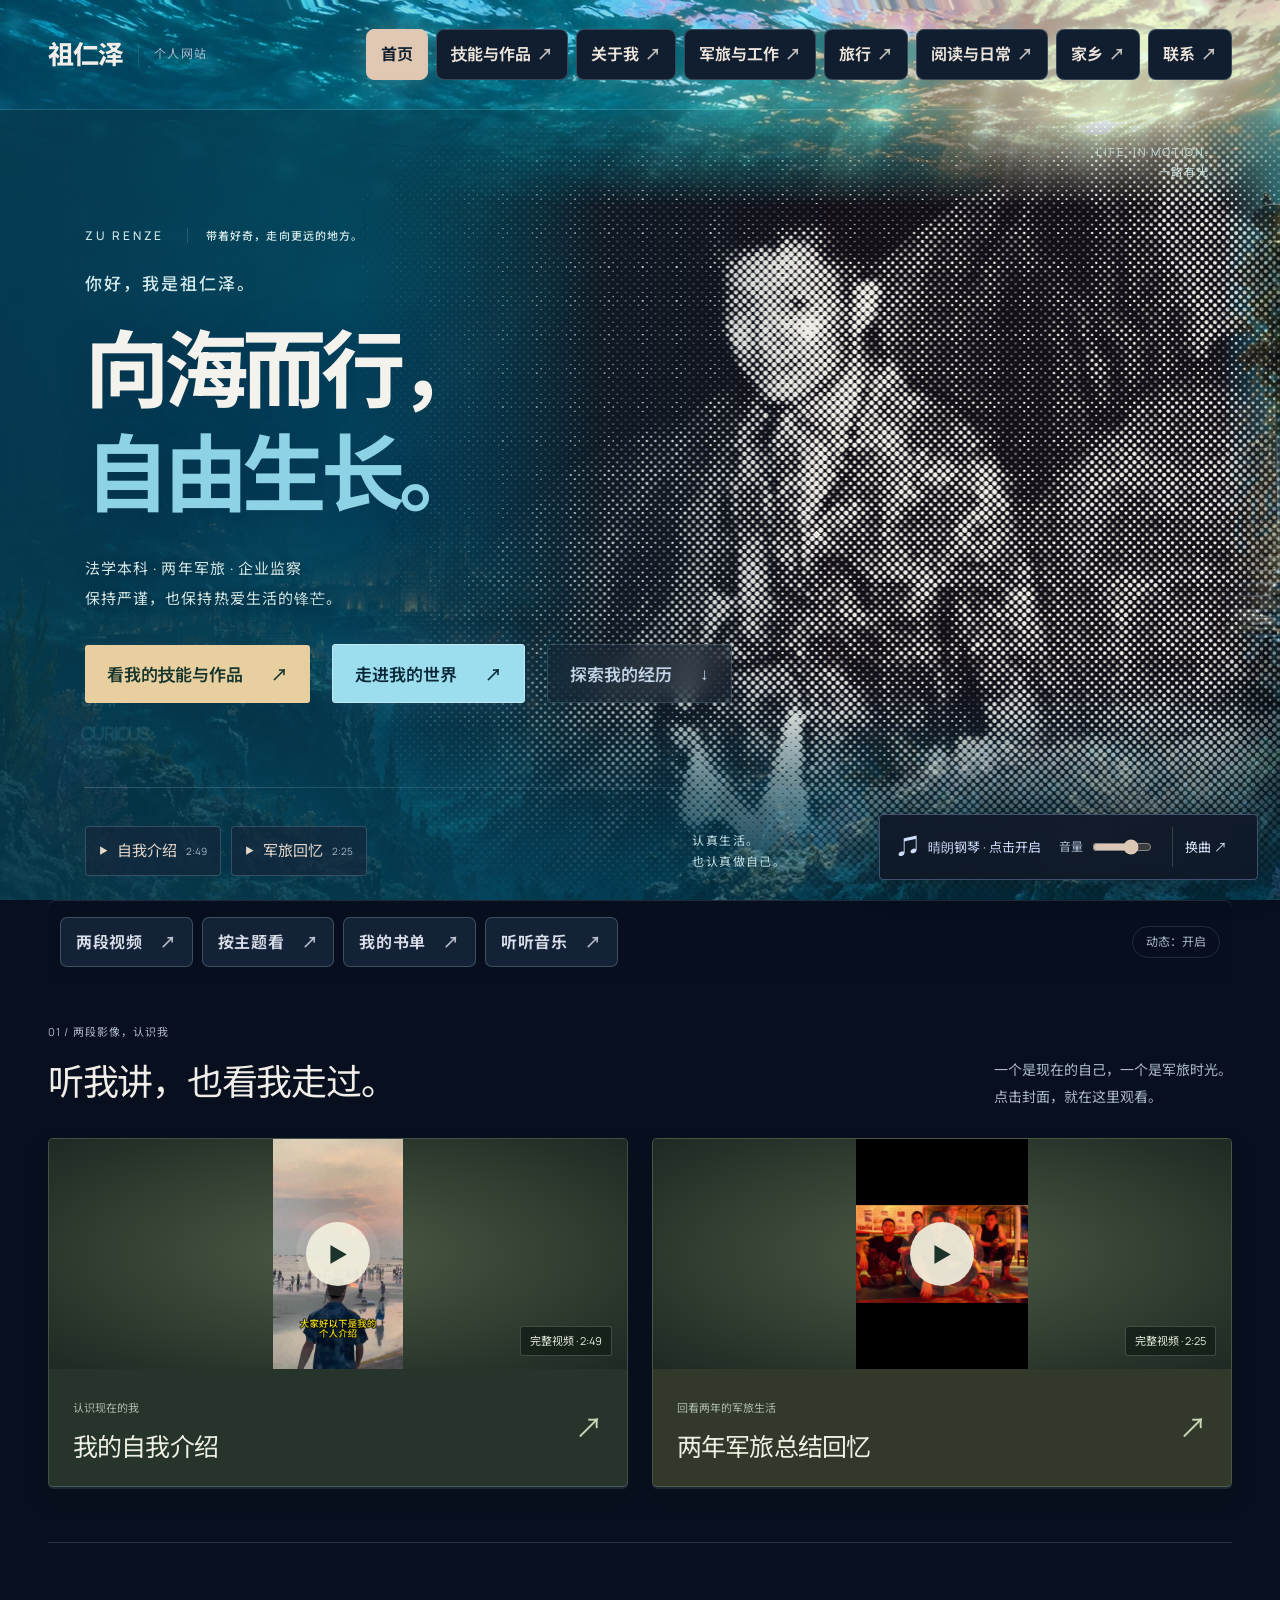
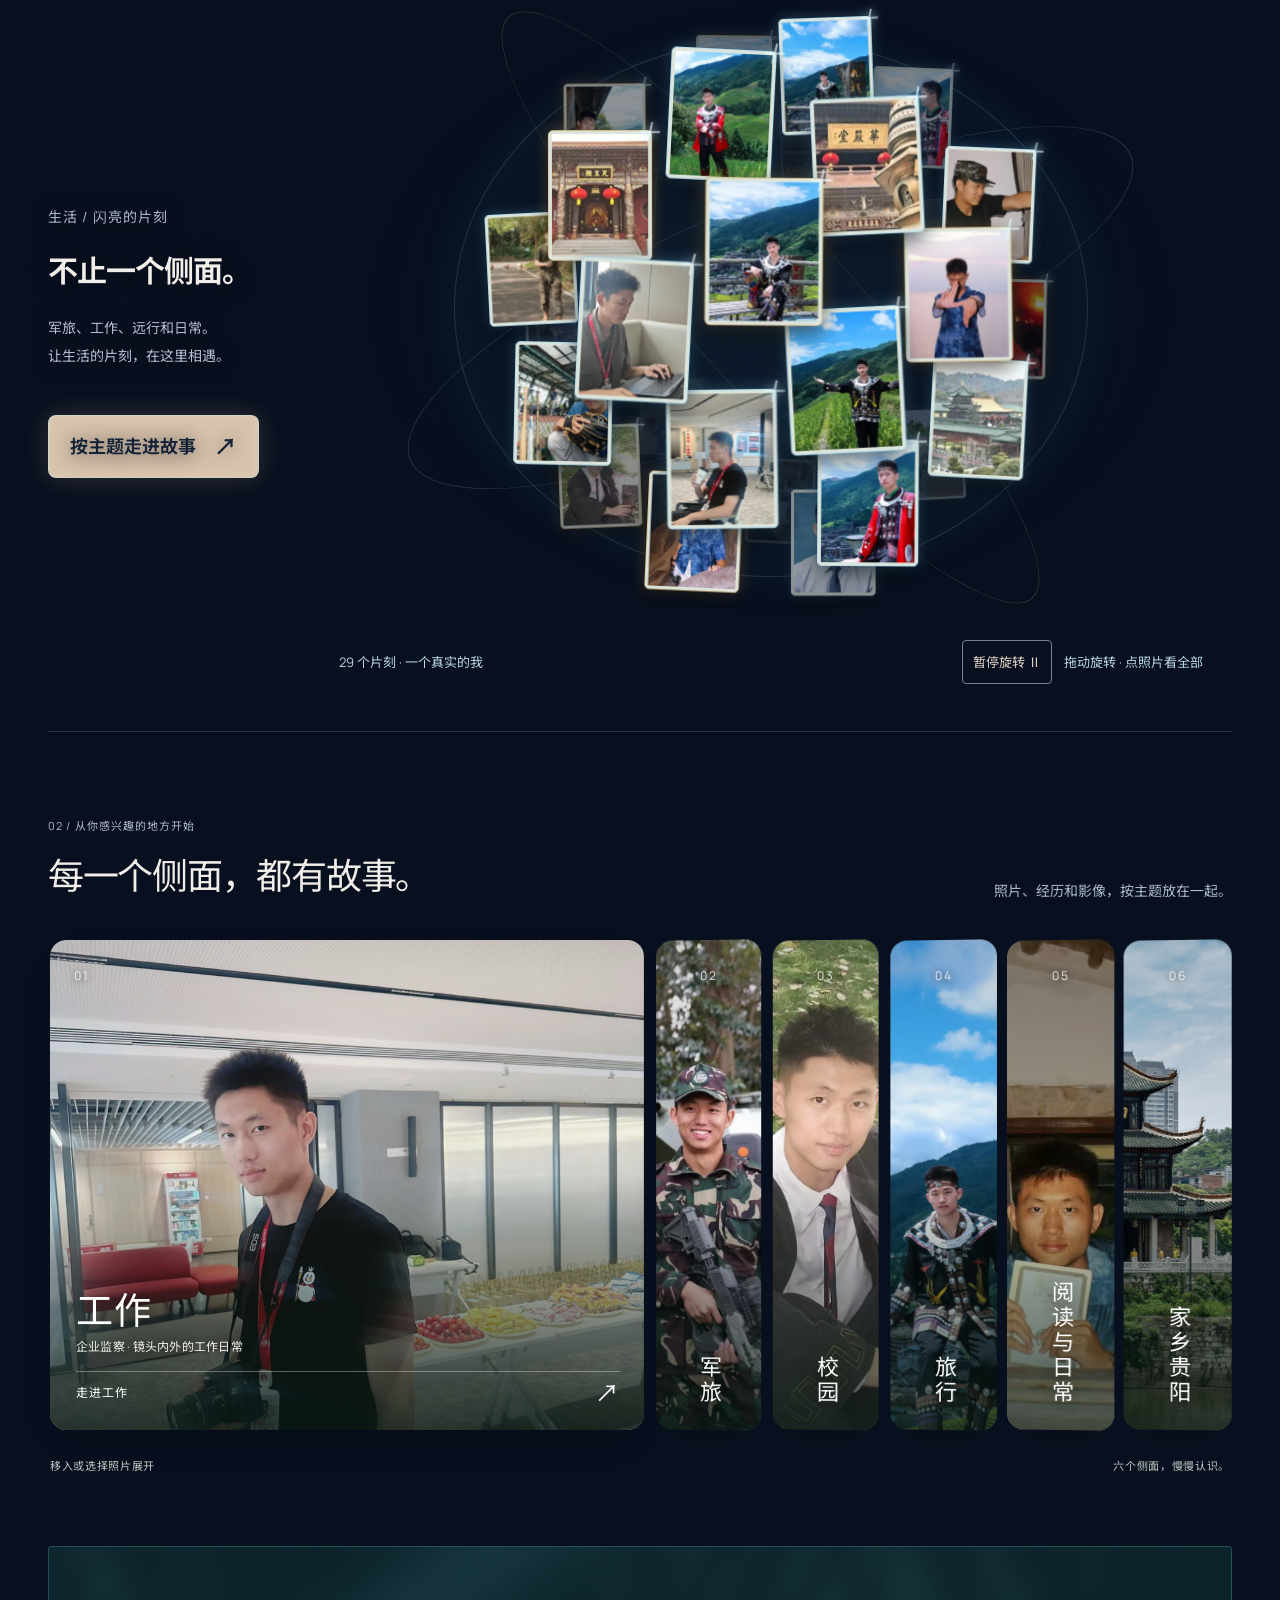
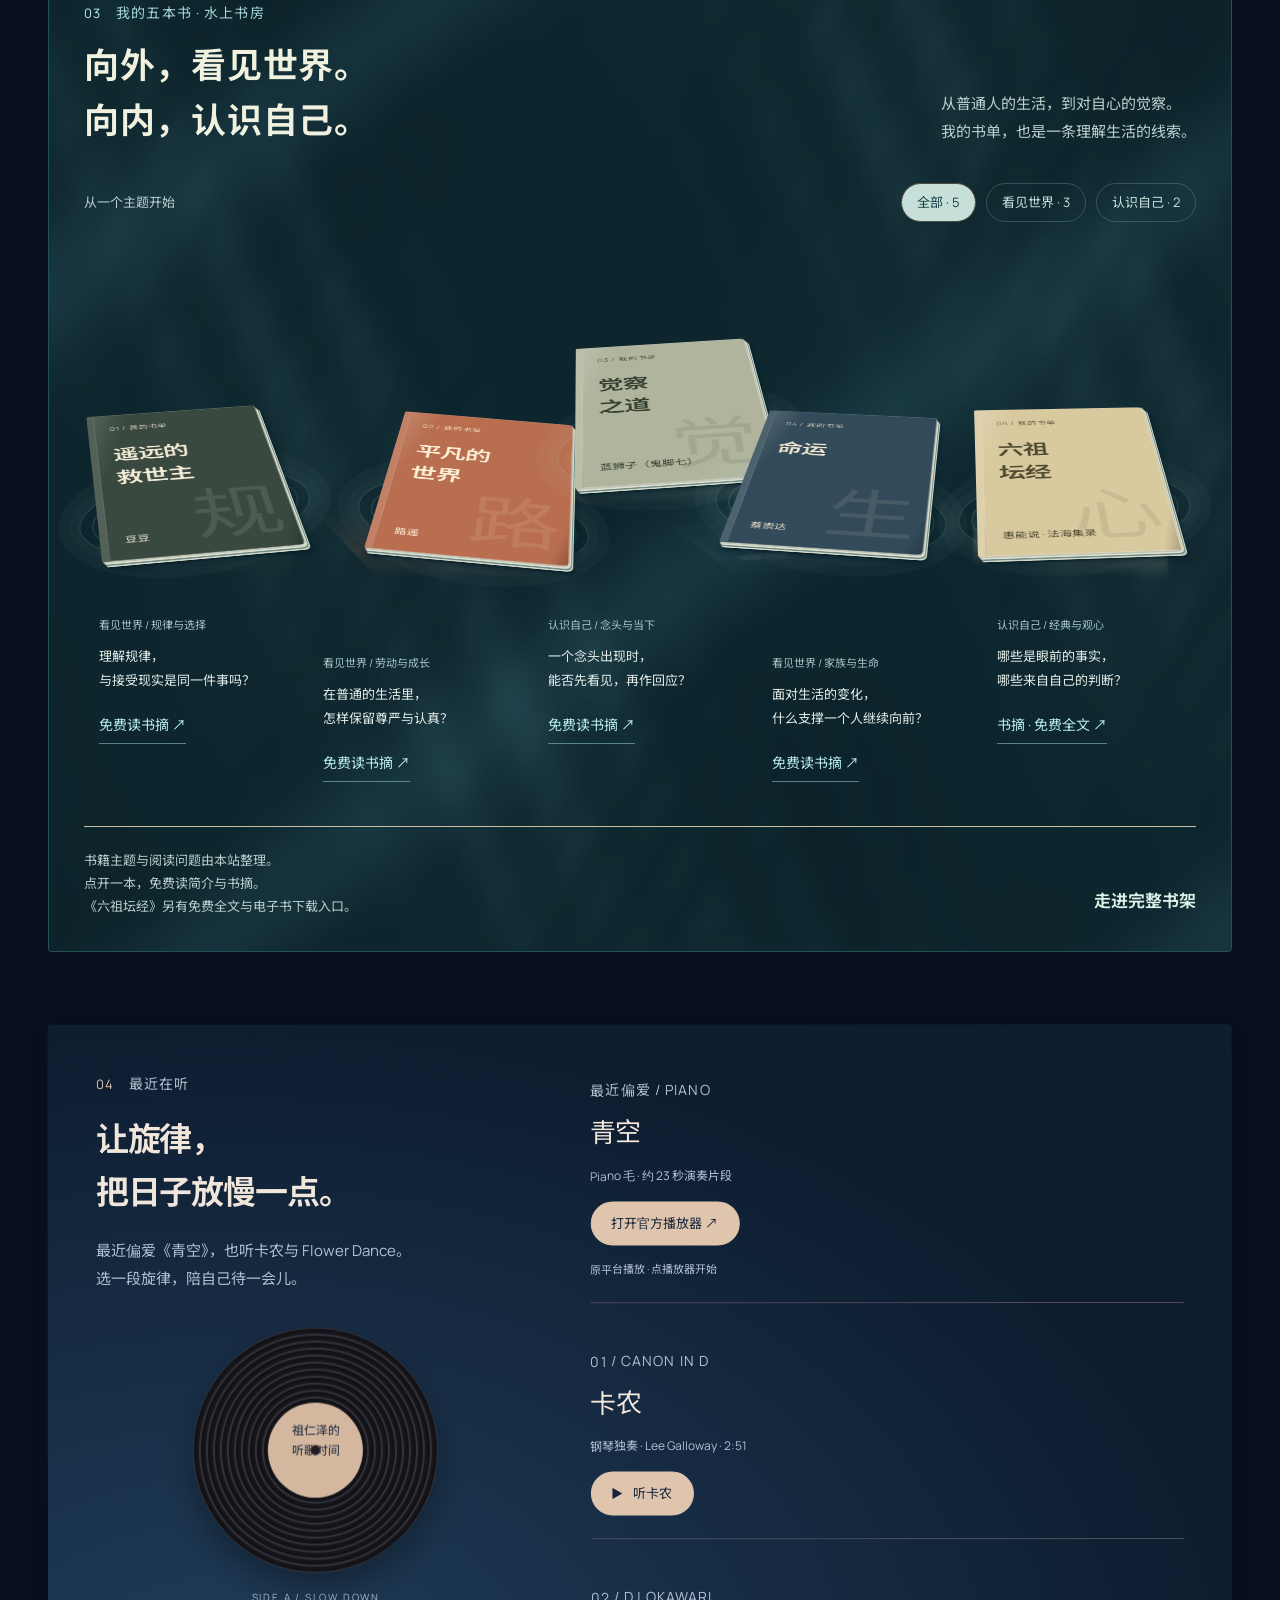
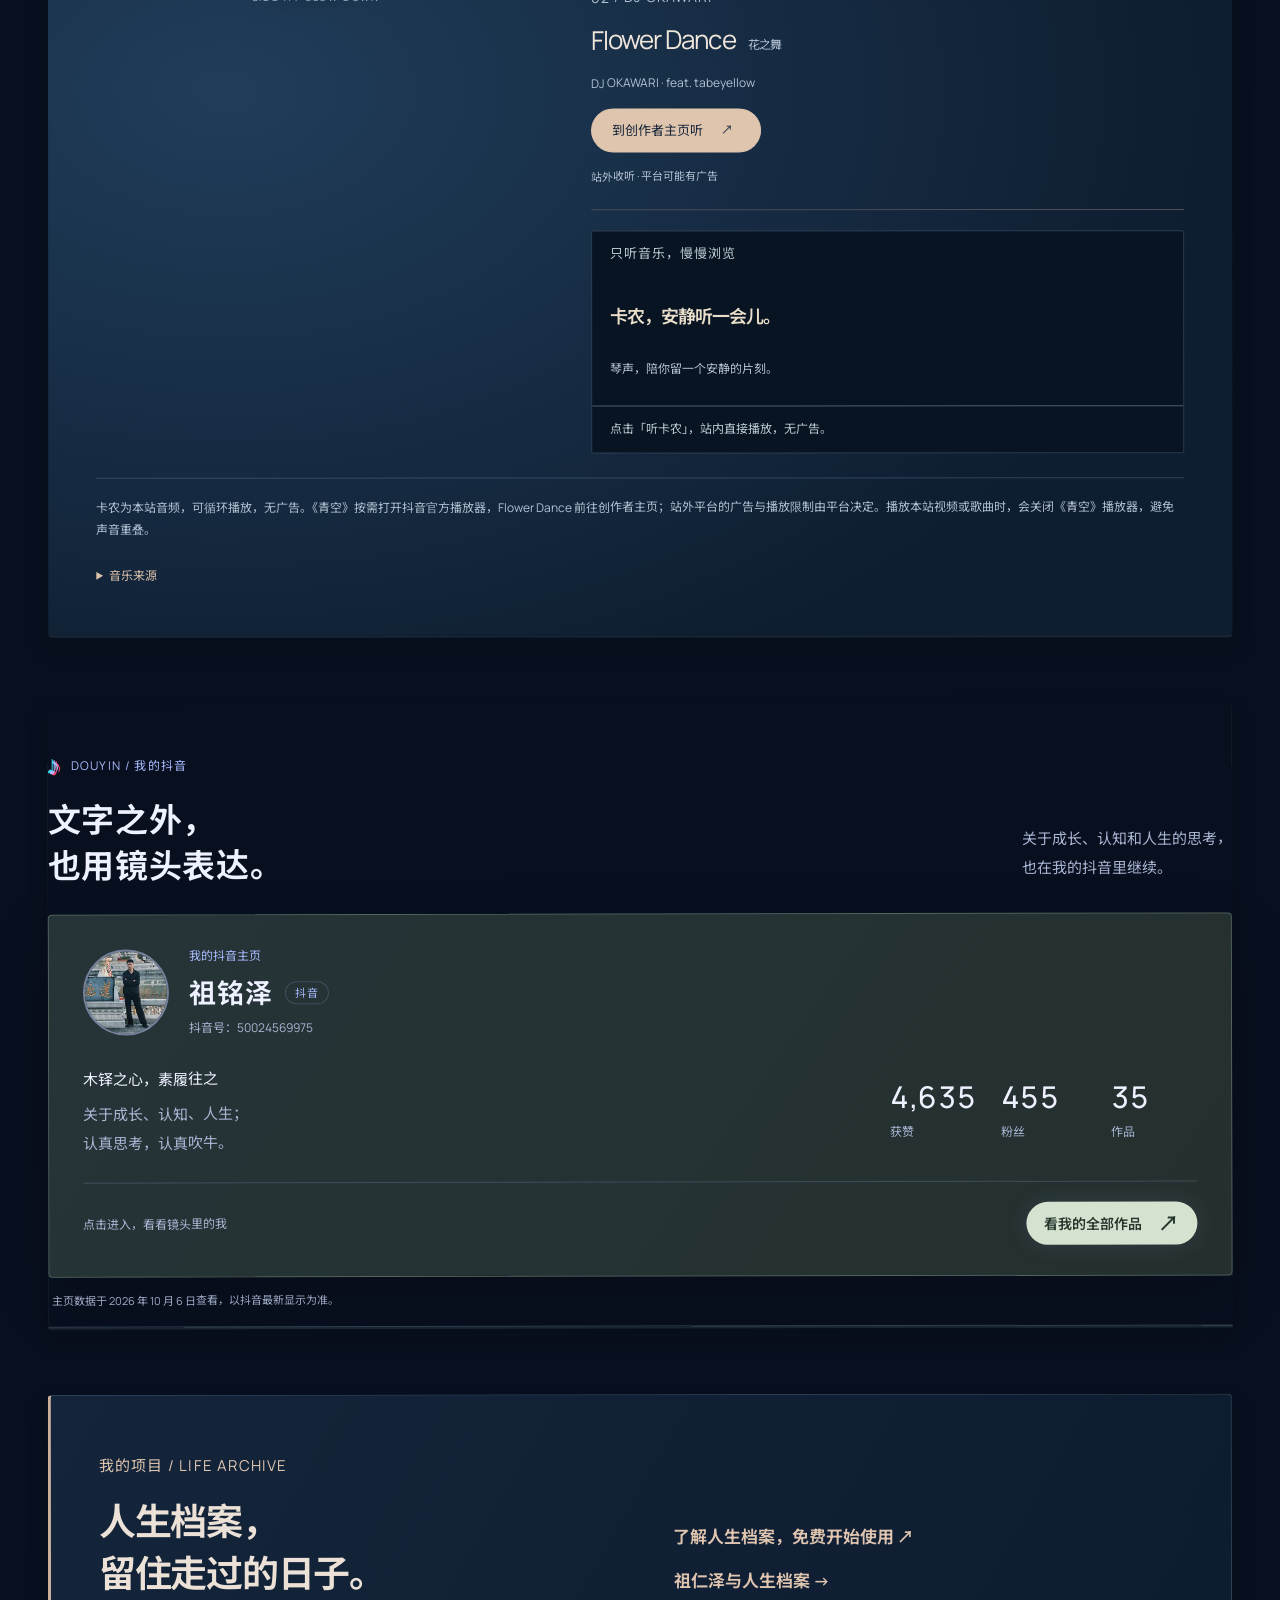
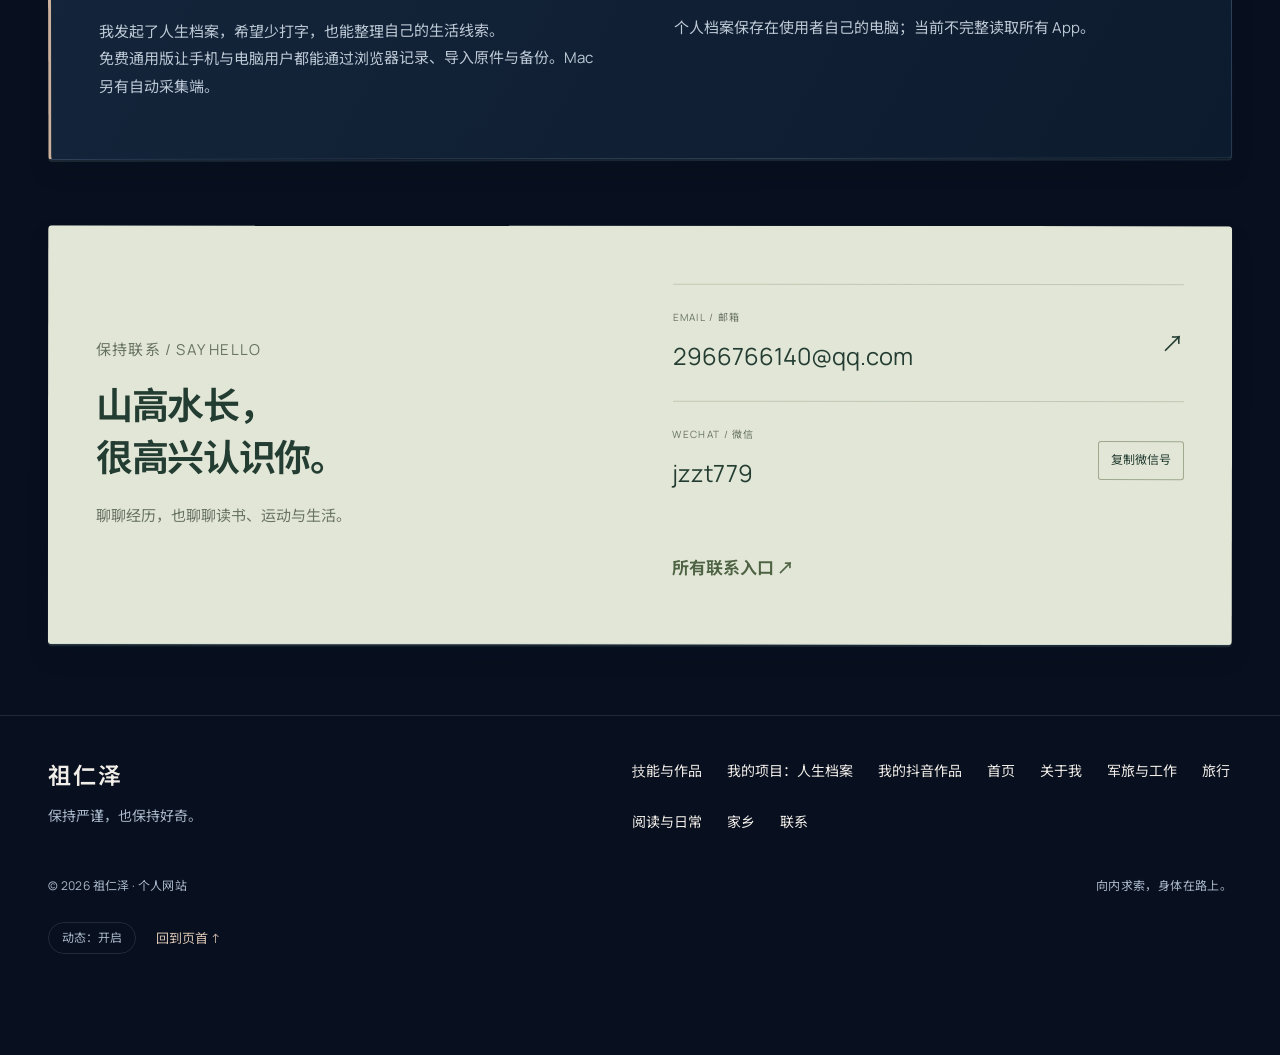
<file: index.html>
<!doctype html>
<html lang="zh-CN"><head><meta charset="UTF-8"><meta name="viewport" content="width=device-width, initial-scale=1"><meta name="description" content="祖仁泽的个人网站，人生档案项目发起人。法律出身，武警退伍，企业监察；读书、跑步、写东西，探索 IP＋AI。了解人生档案 Mac 本地生活记录工具。"><meta name="theme-color" content="#080f1e"><title>祖仁泽个人网站 · 人生档案发起人</title><link rel="stylesheet" href="style.css?v=20261006-portrait-v16"><link rel="stylesheet" href="signature.css?v=20261006-editorial-v15"><link rel="stylesheet" href="intro-video.css?v=20261006-portrait-video-v16"><link rel="stylesheet" href="douyin.css?v=20261006-motion-v18"><link rel="stylesheet" href="motion.css?v=20261006-motion-v18"><link rel="stylesheet" href="editorial.css?v=20261006-stories-v20"><meta name="author" content="祖仁泽"><meta name="robots" content="index,follow,max-image-preview:large"><link rel="canonical" href="https://zurenze1.github.io/zurenze-personal-site/"><meta property="og:type" content="website"><meta property="og:locale" content="zh_CN"><meta property="og:site_name" content="祖仁泽个人网站"><meta property="og:title" content="祖仁泽个人网站 · 人生档案发起人"><meta property="og:description" content="祖仁泽的个人网站，人生档案项目发起人。法律出身，武警退伍，企业监察；读书、跑步、写东西，探索 IP＋AI。了解人生档案 Mac 本地生活记录工具。"><meta property="og:url" content="https://zurenze1.github.io/zurenze-personal-site/"><meta property="og:image" content="https://zurenze1.github.io/zurenze-personal-site/assets/photos/seaside/coastal-rocks.jpg"><meta name="twitter:card" content="summary_large_image"><script type="application/ld+json">{"@context":"https://schema.org","@graph":[{"@type":"Person","@id":"https://zurenze1.github.io/zurenze-personal-site/#person","name":"祖仁泽","url":"https://zurenze1.github.io/zurenze-personal-site/","sameAs":["https://github.com/zurenze1","https://zurenze1.github.io/life-archive/author/"],"subjectOf":{"@type":"SoftwareApplication","@id":"https://zurenze1.github.io/life-archive/#application","name":"人生档案","url":"https://zurenze1.github.io/life-archive/","author":{"@id":"https://zurenze1.github.io/zurenze-personal-site/#person"}}},{"@type":"WebSite","@id":"https://zurenze1.github.io/zurenze-personal-site/#website","name":"祖仁泽个人网站","url":"https://zurenze1.github.io/zurenze-personal-site/","inLanguage":"zh-CN","publisher":{"@id":"https://zurenze1.github.io/zurenze-personal-site/#person"}},{"@type":"WebPage","@id":"https://zurenze1.github.io/zurenze-personal-site/#page","url":"https://zurenze1.github.io/zurenze-personal-site/","name":"祖仁泽个人网站 · 人生档案发起人","description":"祖仁泽的个人网站，人生档案项目发起人。法律出身，武警退伍，企业监察；读书、跑步、写东西，探索 IP＋AI。了解人生档案 Mac 本地生活记录工具。","isPartOf":{"@id":"https://zurenze1.github.io/zurenze-personal-site/#website"},"about":{"@id":"https://zurenze1.github.io/zurenze-personal-site/#person"}}]}</script><link rel="stylesheet" href="interaction.css?v=20261006-entry-v21"><link rel="stylesheet" href="stories.css?v=20261015-photo-privacy"><link rel="stylesheet" href="cinematic.css?v=20261012-v23"><link rel="preload" href="assets/fonts/noto-sans-sc.woff2" as="font" type="font/woff2" crossorigin><link rel="stylesheet" href="modern.css?v=20261013-v27"><link rel="stylesheet" href="portal.css?v=20261013-v30"><link rel="stylesheet" href="poster.css?v=20261013-v28"><link rel="stylesheet" href="immersion.css?v=20261013-v35"><link rel="stylesheet" href="theme-gallery.css?v=20261019-v1"><link rel="stylesheet" href="ocean-home.css?v=20261019-v3"><link rel="preload" href="assets/ocean/sunset-sea-v2.webp" as="image"><link rel="preload" href="assets/ocean/tentacle-v2.webp" as="image"><link rel="stylesheet" href="ocean-entry.css?v=20261019-v4"><link rel="stylesheet" href="portrait-reveal.css?v=20261020-photo-only"><link rel="stylesheet" href="skills.css?v=20261022"></head><body class="index ocean-home" data-poster="tide"><div class="page-atmosphere" aria-hidden="true"><canvas class="ocean-background" aria-hidden="true"></canvas></div><a class="skip-link" href="#main">跳至正文</a><header class="site-header"><a class="wordmark" href="index.html" aria-label="祖仁泽首页"><strong>祖仁泽</strong><small>个人网站</small></a><nav class="header-links" aria-label="主导航"><a href="index.html" aria-current="page">首页<span class="nav-cue" aria-hidden="true">↗</span></a><a href="skills.html">技能与作品<span class="nav-cue" aria-hidden="true">↗</span></a><a href="about.html">关于我<span class="nav-cue" aria-hidden="true">↗</span></a><a href="journey.html">军旅与工作<span class="nav-cue" aria-hidden="true">↗</span></a><a href="travel.html">旅行<span class="nav-cue" aria-hidden="true">↗</span></a><a href="notes.html">阅读与日常<span class="nav-cue" aria-hidden="true">↗</span></a><a href="hometown.html">家乡<span class="nav-cue" aria-hidden="true">↗</span></a><a href="contact.html">联系<span class="nav-cue" aria-hidden="true">↗</span></a></nav><button class="menu-toggle" aria-label="打开导航" aria-expanded="false" aria-controls="navigation">浏览目录 <span aria-hidden="true">↗</span></button></header><nav class="navigation" id="navigation" aria-label="移动端导航" inert><p class="nav-intro">每一段经历，<br>都成为自己的一部分。</p><div class="nav-items"><a href="index.html" aria-current="page"><small>00</small><span>首页</span></a><a href="about.html"><small>01</small><span>关于我</span></a><a href="journey.html"><small>02</small><span>军旅与工作</span></a><a href="travel.html"><small>03</small><span>旅行</span></a><a href="notes.html"><small>04</small><span>阅读与日常</span></a><a href="hometown.html"><small>05</small><span>家乡</span></a><a href="contact.html"><small>06</small><span>联系</span></a></div><p class="nav-bottom">贵阳出发，一路行来。</p></nav><main id="main">
<section class="poster-hero entry-scene" aria-labelledby="hero-heading">
<div class="poster-display-type" aria-hidden="true">STAY<br>CURIOUS.</div><div class="poster-stamp" aria-hidden="true">LIFE, IN MOTION.<br>一路有光</div><figure class="poster-visual" data-portrait-halftone="personal-photo"><img data-halftone-source="portrait" src="assets/photos/seaside/coastal-rocks.jpg" alt="祖仁泽在海边的本人原照，身穿蓝衬衫，身后是岩石" width="1536" height="1024" fetchpriority="high"><figcaption>旅途中的我 / 祖仁泽</figcaption></figure>
<div class="poster-light" aria-hidden="true"></div><div class="poster-grid" aria-hidden="true"></div>
<div class="poster-copy"><p class="poster-kicker">ZU RENZE <span>带着好奇，走向更远的地方。</span></p><p class="poster-name">你好，我是祖仁泽。</p><h1 id="hero-heading" tabindex="-1">向海而行，<br><span>自由生长。</span></h1><p class="poster-description">法学本科 · 两年军旅 · 企业监察<br>保持严谨，也保持热爱生活的锋芒。</p><div class="hero-actions poster-actions"><a class="skills-cta" href="skills.html">看我的技能与作品 <span aria-hidden="true">↗</span></a><a class="poster-primary" href="about.html">走进我的世界 <span aria-hidden="true">↗</span></a><a class="poster-secondary" href="#my-route">探索我的经历 <span aria-hidden="true">↓</span></a></div></div>
<div class="poster-bottom"><div class="hero-film-links" aria-label="直接观看两段视频"><a href="about.html#self-intro" data-film="introduction"><span aria-hidden="true">▶</span> 自我介绍 <small>2:49</small></a><a href="journey.html#military-film" data-film="military"><span aria-hidden="true">▶</span> 军旅回忆 <small>2:25</small></a></div><p>认真生活。<br>也认真做自己。</p><a class="poster-scroll" href="#films" aria-label="向下看我的两段视频">向下探索 <span aria-hidden="true">↓</span></a></div>
</section><div class="hero-footnote"><nav class="chapter-jumps" aria-label="首页章节"><a href="#films">两段视频<span class="nav-cue" aria-hidden="true">↗</span></a><a href="#my-route">按主题看<span class="nav-cue" aria-hidden="true">↗</span></a><a href="#my-books">我的书单<span class="nav-cue" aria-hidden="true">↗</span></a><a href="#music">听听音乐<span class="nav-cue" aria-hidden="true">↗</span></a></nav><button class="motion-switch" type="button" aria-pressed="true">动态：开启</button><button class="ocean-replay" type="button" data-ocean-entry-replay>重看掀海入场 ↺</button></div><section class="home-films" id="films" data-water-scene="6" aria-labelledby="films-title"><div class="chapter-heading"><div><p class="section-label">01 / 两段影像，认识我</p><h2 id="films-title">听我讲，也看我走过。</h2></div><p>一个是现在的自己，一个是军旅时光。<br>点击封面，就在这里观看。</p></div><div class="film-pair"><a class="film-card film-introduction" href="about.html#self-intro" data-film="introduction"><div class="film-poster"><img src="assets/video/ip-course-introduction-poster.jpg" alt="我的自我介绍视频封面" width="720" height="960" loading="lazy"><span class="film-play" aria-hidden="true">▶</span><span class="film-duration">完整视频 · 2:49</span></div><div class="film-caption"><div><small>认识现在的我</small><h3>我的自我介绍</h3></div><span aria-hidden="true">↗</span></div></a><a class="film-card film-military" href="journey.html#military-film" data-film="military"><div class="film-poster"><img src="assets/photos/military/military-moments-poster.jpg" alt="两年军旅总结回忆视频封面" width="720" height="960" loading="lazy"><span class="film-play" aria-hidden="true">▶</span><span class="film-duration">完整视频 · 2:25</span></div><div class="film-caption"><div><small>回看两年的军旅生活</small><h3>两年军旅总结回忆</h3></div><span aria-hidden="true">↗</span></div></a></div></section><section class="orbit-section" aria-labelledby="orbit-title"><div class="orbit-intro"><p class="section-label">生活 / 闪亮的片刻</p><h2 id="orbit-title">不止一个侧面。</h2><p>军旅、工作、远行和日常。<br>让生活的片刻，在这里相遇。</p><a class="glow-link" href="#my-route">按主题走进故事 <span aria-hidden="true">↗</span></a></div><div class="memory-orbit" id="first-impressions"><div class="orbit-aura" aria-hidden="true"></div><div class="photo-sphere" aria-label="我的生活照片球，旋转浏览29个片刻，点击放大"><button class="sphere-photo" type="button" data-photo-src="assets/profile-formal.jpg" data-destination="about.html" data-category="关于我" aria-label="查看照片：祖仁泽的正式肖像，白衬衫与蓝色领带"><img src="assets/orbit/profile-formal.webp" alt="祖仁泽的正式肖像，白衬衫与蓝色领带" width="120" height="145" decoding="async" draggable="false"></button><button class="sphere-photo" type="button" data-photo-src="assets/photos/seaside/coastal-rocks.jpg" data-destination="travel.html#seaside-stories" data-category="外出旅行" aria-label="查看照片：海边的我 · 带着相机去看看世界"><img src="assets/orbit/coastal-rocks.webp" alt="海边的我 · 带着相机去看看世界" width="120" height="145" decoding="async" draggable="false"></button><button class="sphere-photo" type="button" data-photo-src="assets/photos/military/uniform.jpg" data-destination="journey.html#journey-military" data-category="两年军旅" aria-label="查看照片：军旅留影 · 那时的自己"><img src="assets/orbit/uniform.webp" alt="军旅留影 · 那时的自己" width="120" height="145" decoding="async" draggable="false"></button><button class="sphere-photo" type="button" data-photo-src="assets/photos/travel/travel-red.jpg" data-destination="travel.html#travel-stories" data-category="外出旅行" aria-label="查看照片：外出旅行 · 民族服装体验"><img src="assets/orbit/travel-red.webp" alt="外出旅行 · 民族服装体验" width="120" height="145" decoding="async" draggable="false"></button><button class="sphere-photo" type="button" data-photo-src="assets/photos/graduation/graduation.jpg" data-destination="journey.html#journey-law" data-category="校园时光" aria-label="查看照片：完成学业，留下一张毕业照。"><img src="assets/orbit/graduation.webp" alt="完成学业，留下一张毕业照。" width="120" height="145" decoding="async" draggable="false"></button><button class="sphere-photo" type="button" data-photo-src="assets/photos/military/comrades.jpg" data-destination="journey.html#journey-military" data-category="两年军旅" aria-label="查看照片：军旅时期，与战友一起留下的合影。"><img src="assets/orbit/comrades.webp" alt="军旅时期，与战友一起留下的合影。" width="120" height="145" decoding="async" draggable="false"></button><button class="sphere-photo" type="button" data-photo-src="assets/photos/work/coffee-break.jpg" data-destination="journey.html#journey-work" data-category="工作日常" aria-label="查看照片：工作之间，喝杯咖啡的片刻。"><img src="assets/orbit/coffee-break.webp" alt="工作之间，喝杯咖啡的片刻。" width="120" height="145" decoding="async" draggable="false"></button><button class="sphere-photo" type="button" data-photo-src="assets/work-event.jpg" data-destination="journey.html#journey-work" data-category="工作日常" aria-label="查看照片：活动现场，镜头也是表达的开始。"><img src="assets/orbit/work-event.webp" alt="活动现场，镜头也是表达的开始。" width="120" height="145" decoding="async" draggable="false"></button><button class="sphere-photo" type="button" data-photo-src="assets/photos/temple/temple-panorama.jpg" data-destination="notes.html#quiet" data-category="文化与独处" aria-label="查看照片：寺院与庭院 · 看建筑，也让脚步慢下来。"><img src="assets/orbit/temple-panorama.webp" alt="寺院与庭院 · 看建筑，也让脚步慢下来。" width="120" height="145" decoding="async" draggable="false"></button><button class="sphere-photo" type="button" data-photo-src="assets/baseball.jpg" data-destination="journey.html#journey-law" data-category="校园时光" aria-label="查看照片：大学棒球队 · 球场上的一份热爱。"><img src="assets/orbit/baseball.webp" alt="大学棒球队 · 球场上的一份热爱。" width="120" height="145" decoding="async" draggable="false"></button><button class="sphere-photo" type="button" data-photo-src="assets/photos/seaside/shoreline.jpg" data-destination="travel.html#seaside-stories" data-category="外出旅行" aria-label="查看照片：沿着海边走 · 脚边是浪，眼前是海。"><img src="assets/orbit/shoreline.webp" alt="沿着海边走 · 脚边是浪，眼前是海。" width="120" height="145" decoding="async" draggable="false"></button><button class="sphere-photo" type="button" data-photo-src="assets/photos/travel/travel-fields.jpg" data-destination="travel.html#travel-stories" data-category="外出旅行" aria-label="查看照片：外出旅行 / 民族服装体验。"><img src="assets/orbit/travel-fields.webp" alt="外出旅行 / 民族服装体验。" width="120" height="145" decoding="async" draggable="false"></button><button class="sphere-photo" type="button" data-photo-src="assets/military.jpg" data-destination="journey.html#journey-military" data-category="两年军旅" aria-label="查看照片：祖仁泽在军旅时期的记录"><img src="assets/orbit/military.webp" alt="祖仁泽在军旅时期的记录" width="120" height="145" decoding="async" draggable="false"></button><button class="sphere-photo" type="button" data-photo-src="assets/fire-rescue.jpg" data-destination="journey.html#journey-military" data-category="两年军旅" aria-label="查看照片：2022 年重庆山火扑救现场记录"><img src="assets/orbit/fire-rescue.webp" alt="2022 年重庆山火扑救现场记录" width="120" height="145" decoding="async" draggable="false"></button><button class="sphere-photo" type="button" data-photo-src="assets/work.jpg" data-destination="journey.html#journey-work" data-category="工作日常" aria-label="查看照片：祖仁泽的工作日常"><img src="assets/orbit/work.webp" alt="祖仁泽的工作日常" width="120" height="145" decoding="async" draggable="false"></button><button class="sphere-photo" type="button" data-photo-src="assets/temple.jpg" data-destination="notes.html#quiet" data-category="文化与独处" aria-label="查看照片：祖仁泽在寺院小住时的照片"><img src="assets/orbit/temple.webp" alt="祖仁泽在寺院小住时的照片" width="120" height="145" decoding="async" draggable="false"></button><button class="sphere-photo" type="button" data-photo-src="assets/seaside-moment.jpg" data-destination="travel.html#seaside-stories" data-category="外出旅行" aria-label="查看照片：祖仁泽穿蓝色衬衫站在海边，天空呈柔和的晚霞色"><img src="assets/orbit/seaside-moment.webp" alt="祖仁泽穿蓝色衬衫站在海边，天空呈柔和的晚霞色" width="120" height="145" decoding="async" draggable="false"></button><button class="sphere-photo" type="button" data-photo-src="assets/running.jpg" data-destination="notes.html#moments" data-category="运动日常" aria-label="查看照片：祖仁泽穿着绿色上衣，在户外跑步"><img src="assets/orbit/running.webp" alt="祖仁泽穿着绿色上衣，在户外跑步" width="120" height="145" decoding="async" draggable="false"></button><button class="sphere-photo" type="button" data-photo-src="assets/sunset.jpg" data-destination="travel.html#seaside-stories" data-category="外出旅行" aria-label="查看照片：祖仁泽站在海边，望向夕阳"><img src="assets/orbit/sunset.webp" alt="祖仁泽站在海边，望向夕阳" width="120" height="145" decoding="async" draggable="false"></button><button class="sphere-photo" type="button" data-photo-src="assets/mountain-journey.jpg?v=privacy-20261015" data-destination="travel.html#travel-stories" data-category="外出旅行" aria-label="查看照片：祖仁泽在一次外出旅行中体验民族服装，身后有山林、村落与梯田"><img src="assets/orbit/mountain-journey.webp" alt="祖仁泽在一次外出旅行中体验民族服装，身后有山林、村落与梯田" width="120" height="145" decoding="async" draggable="false"></button><button class="sphere-photo" type="button" data-photo-src="assets/reading-moment.jpg" data-destination="notes.html#memory-reading" data-category="阅读与生活" aria-label="查看照片：祖仁泽坐在桌前，手里拿着一本书"><img src="assets/orbit/reading-moment.jpg" alt="祖仁泽坐在桌前，手里拿着一本书" width="120" height="145" decoding="async" draggable="false"></button><button class="sphere-photo" type="button" data-photo-src="assets/photos/military/off-duty.jpg" data-destination="journey.html#journey-military" data-category="两年军旅" aria-label="查看照片：戴着迷彩帽、穿黑色上衣的军旅日常留影"><img src="assets/orbit/off-duty.webp" alt="戴着迷彩帽、穿黑色上衣的军旅日常留影" width="120" height="145" decoding="async" draggable="false"></button><button class="sphere-photo" type="button" data-photo-src="assets/photos/temple/temple-hall.jpg" data-destination="notes.html#quiet" data-category="文化与独处" aria-label="查看照片：寺院天王殿前的石阶、雕花梁柱、红灯笼与石象"><img src="assets/orbit/temple-hall.webp" alt="寺院天王殿前的石阶、雕花梁柱、红灯笼与石象" width="120" height="145" decoding="async" draggable="false"></button><button class="sphere-photo" type="button" data-photo-src="assets/photos/temple/temple-garden.jpg" data-destination="notes.html#quiet" data-category="文化与独处" aria-label="查看照片：寺院庭院里的水池、雕像、花树与远处的山"><img src="assets/orbit/temple-garden.webp" alt="寺院庭院里的水池、雕像、花树与远处的山" width="120" height="145" decoding="async" draggable="false"></button><button class="sphere-photo" type="button" data-photo-src="assets/photos/temple/temple-details.jpg" data-destination="notes.html#quiet" data-category="文化与独处" aria-label="查看照片：华严堂前的雕花建筑与塔的细节"><img src="assets/orbit/temple-details.webp" alt="华严堂前的雕花建筑与塔的细节" width="120" height="145" decoding="async" draggable="false"></button><button class="sphere-photo" type="button" data-photo-src="assets/photos/travel/travel-balcony.jpg" data-destination="travel.html#travel-stories" data-category="外出旅行" aria-label="查看照片：外出旅行体验民族服装，坐在木质栏杆旁，身后是山林与村落"><img src="assets/orbit/travel-balcony.webp" alt="外出旅行体验民族服装，坐在木质栏杆旁，身后是山林与村落" width="120" height="145" decoding="async" draggable="false"></button><button class="sphere-photo" type="button" data-photo-src="assets/photos/travel/travel-looking-out.jpg" data-destination="travel.html#travel-stories" data-category="外出旅行" aria-label="查看照片：外出旅行体验红色民族服装，侧身望向远处的山林"><img src="assets/orbit/travel-looking-out.webp" alt="外出旅行体验红色民族服装，侧身望向远处的山林" width="120" height="145" decoding="async" draggable="false"></button><button class="sphere-photo" type="button" data-photo-src="assets/photos/travel/travel-landscape.jpg" data-destination="travel.html#travel-stories" data-category="外出旅行" aria-label="查看照片：外出旅行体验红色民族服装，抱臂站在梯田前"><img src="assets/orbit/travel-landscape.webp" alt="外出旅行体验红色民族服装，抱臂站在梯田前" width="120" height="145" decoding="async" draggable="false"></button><button class="sphere-photo" type="button" data-photo-src="assets/photos/travel/travel-overlook.jpg" data-destination="travel.html#travel-stories" data-category="外出旅行" aria-label="查看照片：外出旅行体验黑色民族服装，身后是梯田和木质建筑群"><img src="assets/orbit/travel-overlook.webp" alt="外出旅行体验黑色民族服装，身后是梯田和木质建筑群" width="120" height="145" decoding="async" draggable="false"></button><button class="sphere-photo" type="button" data-photo-src="assets/photos/travel/travel-viewpoint.jpg" data-destination="travel.html#travel-stories" data-category="外出旅行" aria-label="查看照片：外出旅行体验黑色民族服装，站在木质观景标牌旁"><img src="assets/orbit/travel-viewpoint.webp" alt="外出旅行体验黑色民族服装，站在木质观景标牌旁" width="120" height="145" decoding="async" draggable="false"></button></div><div class="sphere-caption"><span class="orbit-status">29 个片刻 · 一个真实的我</span><div><button type="button" class="sphere-toggle" aria-pressed="false">暂停旋转 Ⅱ</button><span>拖动旋转 · 点照片看全部</span></div></div></div></section><section class="chapter-directory" id="my-route" data-water-scene="2"><div class="chapter-heading"><div><p class="section-label">02 / 从你感兴趣的地方开始</p><h2>每一个侧面，都有故事。</h2></div><p>照片、经历和影像，按主题放在一起。</p></div><div class="theme-gallery" role="group" aria-label="按主题认识我">
<article class="theme-panel is-active" data-theme="work" style="--photo-focus:29% 35%">
  <div class="theme-image"><img src="assets/work-event.jpg" alt="祖仁泽带着相机参加工作活动" loading="lazy" decoding="async" width="960" height="1280"></div>
  <button class="theme-trigger" type="button" aria-expanded="true" aria-controls="theme-detail-work" aria-label="展开工作"><span class="theme-number" aria-hidden="true">01</span><span class="theme-title">工作</span></button>
  <div class="theme-detail" id="theme-detail-work"><p>企业监察 · 镜头内外的工作日常</p><a href="journey.html#journey-work" aria-label="走进工作">走进工作<span aria-hidden="true">↗</span></a></div>
</article>
<article class="theme-panel" data-theme="military" style="--photo-focus:71% 45%">
  <div class="theme-image"><img src="assets/photos/military/uniform.jpg" alt="军旅时期身穿迷彩服的祖仁泽" loading="lazy" decoding="async" width="1957" height="1280"></div>
  <button class="theme-trigger" type="button" aria-expanded="false" aria-controls="theme-detail-military" aria-label="展开军旅"><span class="theme-number" aria-hidden="true">02</span><span class="theme-title">军旅</span></button>
  <div class="theme-detail" id="theme-detail-military"><p>两年军旅 · 那时的自己</p><a href="journey.html#journey-military" aria-label="走进军旅">走进军旅<span aria-hidden="true">↗</span></a></div>
</article>
<article class="theme-panel" data-theme="campus" style="--photo-focus:47% 40%">
  <div class="theme-image"><img src="assets/photos/graduation/graduation.jpg" alt="祖仁泽在校园留下的毕业照" loading="lazy" decoding="async" width="1920" height="1280"></div>
  <button class="theme-trigger" type="button" aria-expanded="false" aria-controls="theme-detail-campus" aria-label="展开校园"><span class="theme-number" aria-hidden="true">03</span><span class="theme-title">校园</span></button>
  <div class="theme-detail" id="theme-detail-campus"><p>法学与棒球 · 从校园重新出发</p><a href="journey.html#journey-law" aria-label="走进校园">走进校园<span aria-hidden="true">↗</span></a></div>
</article>
<article class="theme-panel" data-theme="travel" style="--photo-focus:48% 48%">
  <div class="theme-image"><img src="assets/photos/travel/travel-viewpoint.jpg" alt="祖仁泽旅行途中在山林观景台留影" loading="lazy" decoding="async" width="1920" height="1280"></div>
  <button class="theme-trigger" type="button" aria-expanded="false" aria-controls="theme-detail-travel" aria-label="展开旅行"><span class="theme-number" aria-hidden="true">04</span><span class="theme-title">旅行</span></button>
  <div class="theme-detail" id="theme-detail-travel"><p>海边、山林 · 带着好奇心在路上</p><a href="travel.html#travel-stories" aria-label="走进旅行">走进旅行<span aria-hidden="true">↗</span></a></div>
</article>
<article class="theme-panel" data-theme="reading" style="--photo-focus:63% 41%">
  <div class="theme-image"><img src="assets/reading-moment.jpg" alt="祖仁泽坐在桌前手拿一本书的阅读日常" loading="lazy" decoding="async" width="1440" height="960"></div>
  <button class="theme-trigger" type="button" aria-expanded="false" aria-controls="theme-detail-reading" aria-label="展开阅读与日常"><span class="theme-number" aria-hidden="true">05</span><span class="theme-title">阅读与日常</span></button>
  <div class="theme-detail" id="theme-detail-reading"><p>读书、听琴 · 让脚步慢下来</p><a href="notes.html" aria-label="走进阅读与日常">走进阅读与日常<span aria-hidden="true">↗</span></a></div>
</article>
<article class="theme-panel" data-theme="hometown" style="--photo-focus:50% 45%">
  <div class="theme-image"><img src="assets/hometown/jiaxiu.jpg" alt="家乡贵阳南明河畔的甲秀楼" loading="lazy" decoding="async" width="1920" height="1280"></div>
  <button class="theme-trigger" type="button" aria-expanded="false" aria-controls="theme-detail-hometown" aria-label="展开家乡贵阳"><span class="theme-number" aria-hidden="true">06</span><span class="theme-title">家乡贵阳</span></button>
  <div class="theme-detail" id="theme-detail-hometown"><p>南明河畔 · 从这里出发</p><a href="hometown.html" aria-label="走进家乡贵阳">走进家乡贵阳<span aria-hidden="true">↗</span></a></div>
</article>
</div><p class="theme-gallery-hint"><span class="theme-hint-desktop">移入或选择照片展开</span><span class="theme-hint-touch">轻点照片展开</span><span>六个侧面，慢慢认识。</span></p></section><section class="signature-library chapter-panel paper-chapter" id="my-books" data-water-scene="4" aria-labelledby="library-heading">
  <div class="signature-heading"><div><p class="section-label"><span>03</span>我的五本书 · 水上书房</p><h2 id="library-heading">向外，看见世界。<br>向内，认识自己。</h2></div><p>从普通人的生活，到对自心的觉察。<br>我的书单，也是一条理解生活的线索。</p></div>
  <div class="shelf-controls" hidden><span>从一个主题开始</span><div role="group" aria-label="按阅读主题浏览"><button type="button" data-shelf-filter="all" aria-pressed="true">全部 · 5</button><button type="button" data-shelf-filter="world" aria-pressed="false">看见世界 · 3</button><button type="button" data-shelf-filter="self" aria-pressed="false">认识自己 · 2</button></div></div>
  <div class="signature-shelf">
    <a class="signature-book" data-shelf-topic="world" href="notes.html#book-savior"><div class="signature-cover cover-savior"><span class="cover-number">01 / 我的书单</span><h3>遥远的<br>救世主</h3><span class="cover-author">豆豆</span><span class="cover-symbol" aria-hidden="true">规</span></div><div class="signature-book-caption"><span>看见世界 / 规律与选择</span><p>理解规律，<br>与接受现实是同一件事吗？</p><b>免费读书摘 <span aria-hidden="true">↗</span></b></div></a>
    <a class="signature-book" data-shelf-topic="world" href="notes.html#book-ordinary"><div class="signature-cover cover-ordinary"><span class="cover-number">02 / 我的书单</span><h3>平凡的<br>世界</h3><span class="cover-author">路遥</span><span class="cover-symbol" aria-hidden="true">路</span></div><div class="signature-book-caption"><span>看见世界 / 劳动与成长</span><p>在普通的生活里，<br>怎样保留尊严与认真？</p><b>免费读书摘 <span aria-hidden="true">↗</span></b></div></a>
    <a class="signature-book" data-shelf-topic="self" href="notes.html#book-awareness"><div class="signature-cover cover-awareness"><span class="cover-number">03 / 我的书单</span><h3>觉察<br>之道</h3><span class="cover-author">蓝狮子（鬼脚七）</span><span class="cover-symbol" aria-hidden="true">觉</span></div><div class="signature-book-caption"><span>认识自己 / 念头与当下</span><p>一个念头出现时，<br>能否先看见，再作回应？</p><b>免费读书摘 <span aria-hidden="true">↗</span></b></div></a>
    <a class="signature-book" data-shelf-topic="world" href="notes.html#book-destiny"><div class="signature-cover cover-destiny"><span class="cover-number">04 / 我的书单</span><h3>命运</h3><span class="cover-author">蔡崇达</span><span class="cover-symbol" aria-hidden="true">生</span></div><div class="signature-book-caption"><span>看见世界 / 家族与生命</span><p>面对生活的变化，<br>什么支撑一个人继续向前？</p><b>免费读书摘 <span aria-hidden="true">↗</span></b></div></a>
    <a class="signature-book" data-shelf-topic="self" href="notes.html#book-sutra"><div class="signature-cover cover-sutra"><span class="cover-number">05 / 我的书单</span><h3>六祖<br>坛经</h3><span class="cover-author">惠能说 · 法海集录</span><span class="cover-symbol" aria-hidden="true">心</span></div><div class="signature-book-caption"><span>认识自己 / 经典与观心</span><p>哪些是眼前的事实，<br>哪些来自自己的判断？</p><b>书摘 · 免费全文 <span aria-hidden="true">↗</span></b></div></a>
  </div>
  <div class="signature-shelf-footer"><p>书籍主题与阅读问题由本站整理。<br>点开一本，免费读简介与书摘。<br>《六祖坛经》另有免费全文与电子书下载入口。</p><a class="text-link" href="notes.html#books">走进完整书架</a></div>
</section>

<section class="music-section home-listening chapter-panel" id="music" data-water-scene="5" aria-labelledby="music-title"><div class="vinyl-art" aria-hidden="true"><div class="vinyl-disc"><span>祖仁泽的<br>听歌时间</span></div><span class="record-label">SIDE A / SLOW DOWN</span></div><div class="section-intro"><p class="section-label"><span>04</span>最近在听</p><h2 id="music-title">让旋律，<br>把日子放慢一点。</h2><p>最近偏爱《青空》，也听卡农与 Flower Dance。<br>选一段旋律，陪自己待一会儿。</p></div><div class="music-layout"><div class="music-track-list"><article class="music-track qingkong-track"><div class="track-art qingkong-art" aria-hidden="true"><span>青<br>空</span></div><div class="track-copy"><span class="eyebrow">最近偏爱 / PIANO</span><h3>青空</h3><p>一开始，就让琴声把情绪推向明亮。</p><small>Piano 毛 · 约 23 秒演奏片段</small><button type="button" class="listen-button" data-qingkong>打开官方播放器 ↗</button><small class="track-access">原平台播放 · 点播放器开始</small></div></article><article class="music-track"><div class="track-art canon-art" aria-hidden="true"><span>CANON</span><i></i><i></i><i></i></div><div class="track-copy"><span class="eyebrow">01 / CANON IN D</span><h3>卡农</h3><p>一段旋律层层展开，安静，也有向前的力量。</p><small>钢琴独奏 · Lee Galloway · 2:51</small><button class="listen-button" type="button" data-music="canon" aria-pressed="false" aria-controls="music-player"><span aria-hidden="true">▶</span> 听卡农</button></div></article><article class="music-track"><div class="track-art flower-art" aria-hidden="true"><span>FLOWER<br>DANCE</span><b>✳</b></div><div class="track-copy"><span class="eyebrow">02 / DJ OKAWARI</span><h3>Flower Dance <small>花之舞</small></h3><p>轻快流动的琴声，适合给日常留一点明亮。</p><small>DJ OKAWARI · feat. tabeyellow</small><a class="listen-button external-listen" href="https://soundcloud.com/djokawari/flower-dance" target="_blank" rel="noopener noreferrer">到创作者主页听 <span aria-hidden="true">↗</span></a><small class="track-access">站外收听 · 平台可能有广告</small></div></article></div><div class="music-player" id="music-player"><div class="player-header"><span class="eyebrow">只听音乐，慢慢浏览</span><button type="button" class="player-close" aria-label="停止歌曲" hidden>停止 ×</button></div><div class="player-stage audio-stage"><div class="audio-art"><span aria-hidden="true">♫</span><p class="audio-title">卡农，安静听一会儿。</p><small>琴声，陪你留一个安静的片刻。</small></div><audio id="song-audio" controls preload="metadata" aria-label="卡农纯音频播放器" hidden src="assets/audio/canon-lee-galloway.mp3"></audio></div><div class="player-footer"><p class="player-status" role="status" aria-live="polite">点击「听卡农」，站内直接播放，无广告。</p></div></div></div><p class="music-note">卡农为本站音频，可循环播放，无广告。《青空》按需打开抖音官方播放器，Flower Dance 前往创作者主页；站外平台的广告与播放限制由平台决定。播放本站视频或歌曲时，会关闭《青空》播放器，避免声音重叠。</p><details class="music-credits"><summary>音乐来源</summary><p>默认入场：<a href="https://peritune.com/blog/2016/07/13/piano_refreshing/" target="_blank" rel="noopener noreferrer">Piano_Refreshing · PeriTune / むつき醒</a>，按 <a href="https://creativecommons.org/licenses/by/4.0/" target="_blank" rel="noopener noreferrer">CC BY 4.0</a> 使用。本站调整响度，从 1:10 强奏段开始，入场播放约 12 秒后自动停止，手动开启可循环；这是另一首钢琴曲，不是《青空》。</p><p>青空：<a href="https://www.douyin.com/video/7399206310245420325" target="_blank" rel="noopener noreferrer">Piano 毛在抖音发布的演奏</a>，使用原平台播放器，未复制音轨。</p><p>卡农：Johann Pachelbel 作曲，<a href="https://www.leegalloway.com/" target="_blank" rel="noopener noreferrer">Lee Galloway</a> 钢琴演奏；音频来自 <a href="https://commons.wikimedia.org/wiki/File:Pachelbel%27s_Canon.ogg" target="_blank" rel="noopener noreferrer">Wikimedia Commons</a>，按 <a href="https://creativecommons.org/licenses/by-sa/3.0/" target="_blank" rel="noopener noreferrer">CC BY-SA 3.0</a> 使用，未剪辑。Flower Dance：<a href="https://soundcloud.com/djokawari/flower-dance" target="_blank" rel="noopener noreferrer">DJ OKAWARI 发布的音频</a>。</p></details><noscript><audio controls preload="none" src="assets/audio/canon-lee-galloway.mp3" aria-label="听卡农"></audio><p class="music-note"><a href="https://soundcloud.com/djokawari/flower-dance" target="_blank" rel="noopener noreferrer">听 Flower Dance </a></p></noscript></section><section class="douyin-showcase" id="my-douyin" data-water-scene="3" aria-labelledby="douyin-heading">
  <div class="douyin-section-heading">
    <div>
      <p class="douyin-kicker"><span aria-hidden="true">♪</span> DOUYIN / 我的抖音</p>
      <h2 id="douyin-heading">文字之外，<br>也用镜头表达。</h2>
    </div>
    <p>关于成长、认知和人生的思考，<br>也在我的抖音里继续。</p>
  </div>
  <a class="douyin-profile douyin-launch" href="https://v.douyin.com/hqrUaErHYb4/" target="_blank" rel="noopener noreferrer" aria-label="打开祖铭泽的抖音主页，查看全部作品（新窗口）">
    <div class="douyin-account">
      <img class="douyin-avatar" src="assets/douyin/avatar.jpg" alt="祖铭泽的抖音头像" width="300" height="300" loading="lazy">
      <div>
        <p class="douyin-account-label">我的抖音主页</p>
        <h3>祖铭泽 <span>抖音</span></h3>
        <p class="douyin-account-id">抖音号：50024569975</p>
      </div>
    </div>
    <div class="douyin-profile-body">
      <div class="douyin-bio"><p>木铎之心，素履往之</p><p>关于成长、认知、人生；<br>认真思考，认真吹牛。</p></div>
      <dl class="douyin-stats" aria-label="抖音主页数据">
        <div><dt>获赞</dt><dd>4,635</dd></div>
        <div><dt>粉丝</dt><dd>455</dd></div>
        <div><dt>作品</dt><dd>35</dd></div>
      </dl>
    </div>
    <div class="douyin-profile-bottom"><span>点击进入，看看镜头里的我</span><strong class="douyin-action">看我的全部作品 <span class="douyin-arrow" aria-hidden="true">↗</span></strong></div>
  </a>
  <p class="douyin-data-note">主页数据于 2026 年 10 月 6 日查看，以抖音最新显示为准。</p>
</section>

<section class="home-contact chapter-panel" id="life-archive-project" data-water-scene="1" aria-labelledby="life-archive-title"><div><p class="section-label">我的项目 / LIFE ARCHIVE</p><h2 id="life-archive-title">人生档案，<br>留住走过的日子。</h2><p>我发起了人生档案，希望少打字，也能整理自己的生活线索。<br>免费通用版让手机与电脑用户都能通过浏览器记录、导入原件与备份。Mac 另有自动采集端。</p></div><div><a class="text-link" href="https://zurenze1.github.io/life-archive/">了解人生档案，免费开始使用 ↗</a><p><a class="text-link" href="https://zurenze1.github.io/life-archive/author/">祖仁泽与人生档案 →</a></p><p>个人档案保存在使用者自己的电脑；当前不完整读取所有 App。</p></div></section><section class="home-contact chapter-panel" id="say-hello" data-water-scene="6" aria-labelledby="hello-title"><div><p class="section-label">保持联系 / SAY HELLO</p><h2 id="hello-title">山高水长，<br>很高兴认识你。</h2><p>聊聊经历，也聊聊读书、运动与生活。</p></div><div><div class="contact-methods"><a class="contact-method" href="mailto:2966766140@qq.com"><span><small>EMAIL / 邮箱</small><strong>2966766140@qq.com</strong></span><b aria-hidden="true">↗</b></a><div class="contact-method"><span><small>WECHAT / 微信</small><strong>jzzt779</strong></span><button type="button" data-copy="jzzt779" aria-label="复制微信号 jzzt779">复制微信号</button></div></div><p class="copy-feedback" role="status" aria-live="polite"></p><a class="text-link" href="contact.html">所有联系入口 ↗</a></div></section></main><footer class="site-footer"><div class="footer-top"><div><a class="footer-home" href="index.html">祖仁泽</a><p class="footer-note">保持严谨，也保持好奇。</p></div><nav class="footer-nav" aria-label="页脚导航"><a href="skills.html">技能与作品</a><a href="https://zurenze1.github.io/life-archive/">我的项目：人生档案</a><a href="https://v.douyin.com/hqrUaErHYb4/" target="_blank" rel="noopener noreferrer">我的抖音作品</a><a href="index.html">首页</a><a href="about.html">关于我</a><a href="journey.html">军旅与工作</a><a href="travel.html">旅行</a><a href="notes.html">阅读与日常</a><a href="hometown.html">家乡</a><a href="contact.html">联系</a></nav></div><div class="footer-bottom"><span>© <span data-year>2026</span> 祖仁泽 · 个人网站</span><span>向内求索，身体在路上。</span></div></footer><aside class="sound-dock" aria-label="选择和播放音乐"><button class="ambient-toggle" type="button" aria-pressed="false" aria-label="开启背景轻音乐"><span class="sound-icon" aria-hidden="true">♫</span><span class="ambient-label">轻音乐 · 点击开启</span></button><label class="ambient-volume-label"><span>音量</span><input class="ambient-volume" type="range" min="0" max="100" value="45" aria-label="背景音乐音量"></label><a href="notes.html#music" class="sound-more" aria-label="选歌和音乐来源">选歌</a></aside><audio id="ambient-audio" loop preload="metadata" src="assets/audio/piano-refreshing-peritune.mp3"></audio><script src="music.js?v=20261013-v36"></script><script src="signature.js?v=20261006-editorial-v15"></script><script src="script.js?v=20261006-editorial-v15"></script><script src="intro-video.js?v=20261007-sphere-v22"></script><script src="motion.js?v=20261013-v36"></script><script src="editorial.js?v=20261006-stories-v20"></script><script src="interaction.js?v=20261013-v26"></script><script src="stories.js?v=20261013-v35"></script><script src="immersion.js?v=20261013-v35"></script><script src="water.js?v=20261013-v32"></script><script src="theme-gallery.js?v=20261019-v1"></script><script src="ocean-home.js?v=20261019-v4"></script><script src="ocean-entry-water.js?v=20261019-v4"></script><script src="ocean-tentacle.js?v=20261019-v4"></script><script src="ocean-entry.js?v=20261019-v5-gate"></script><script src="portrait-reveal.js?v=20261020-photo-only" defer></script></body></html>
</file>
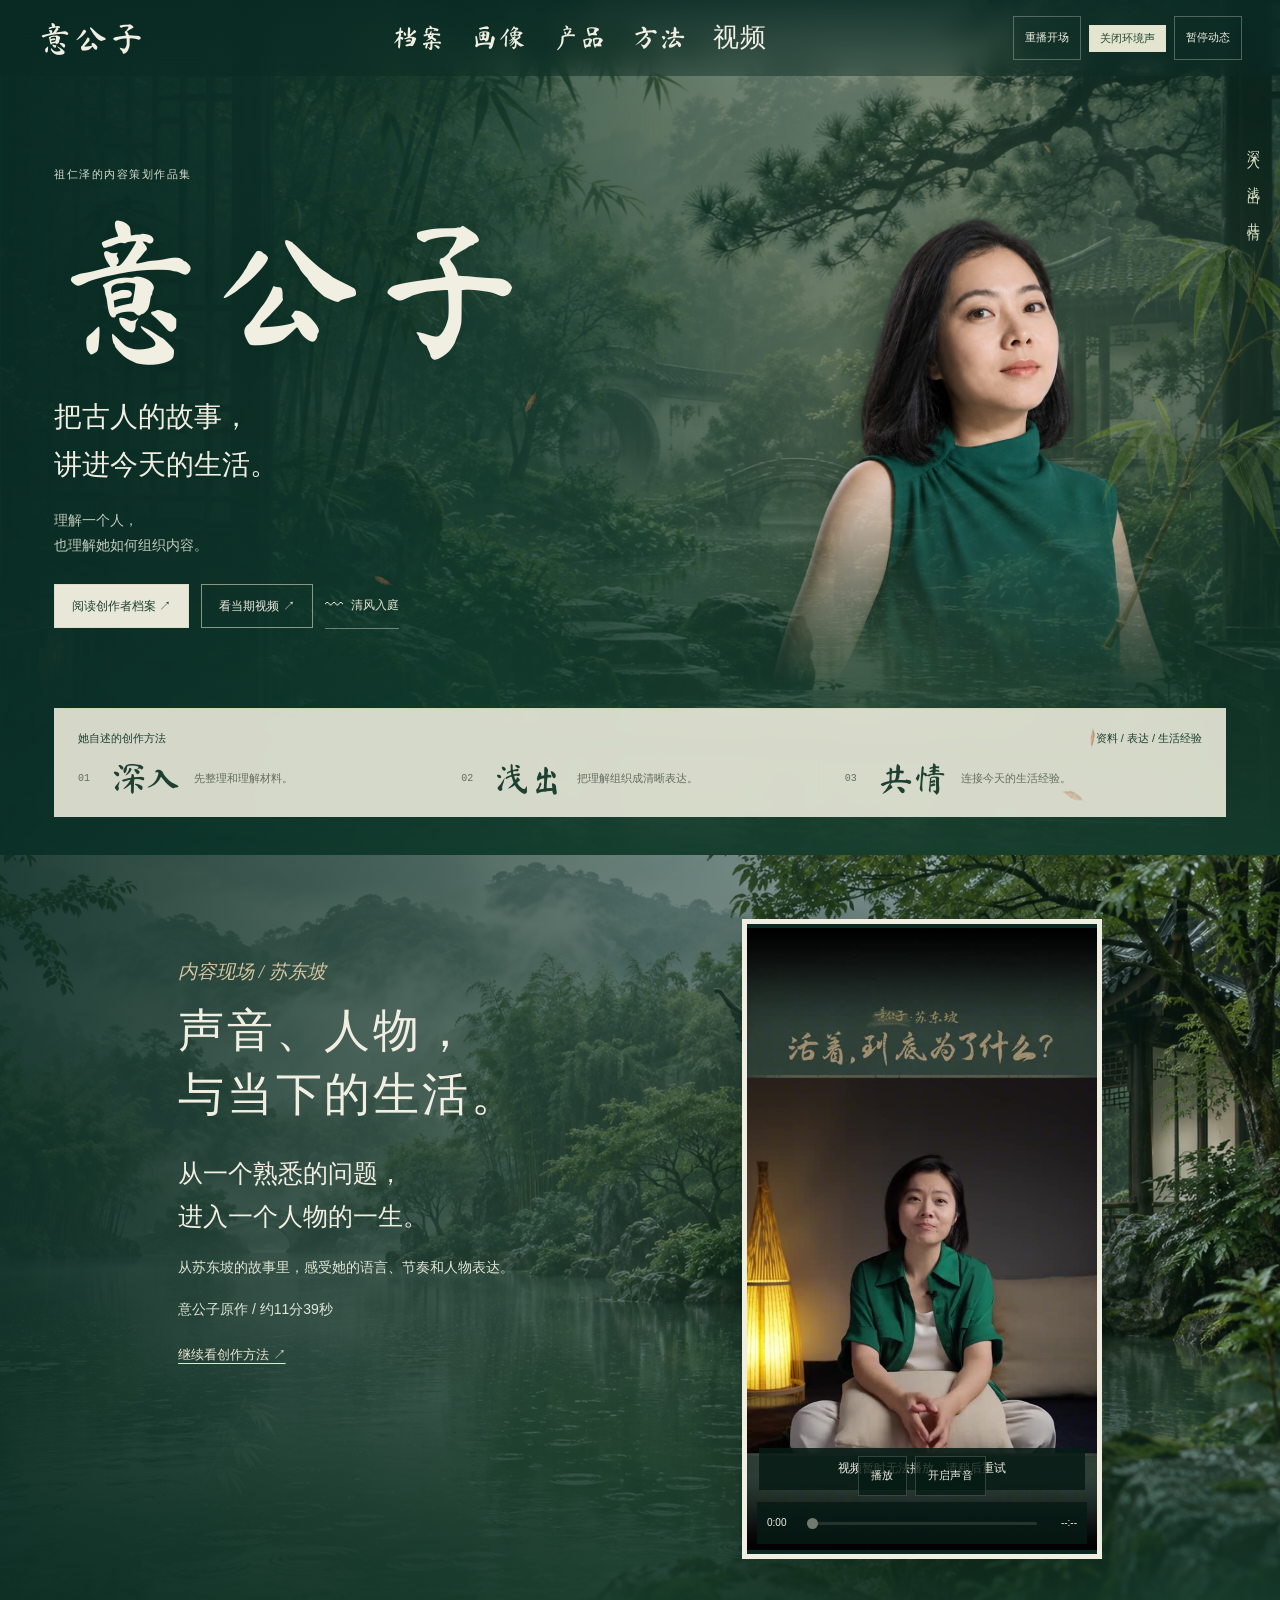
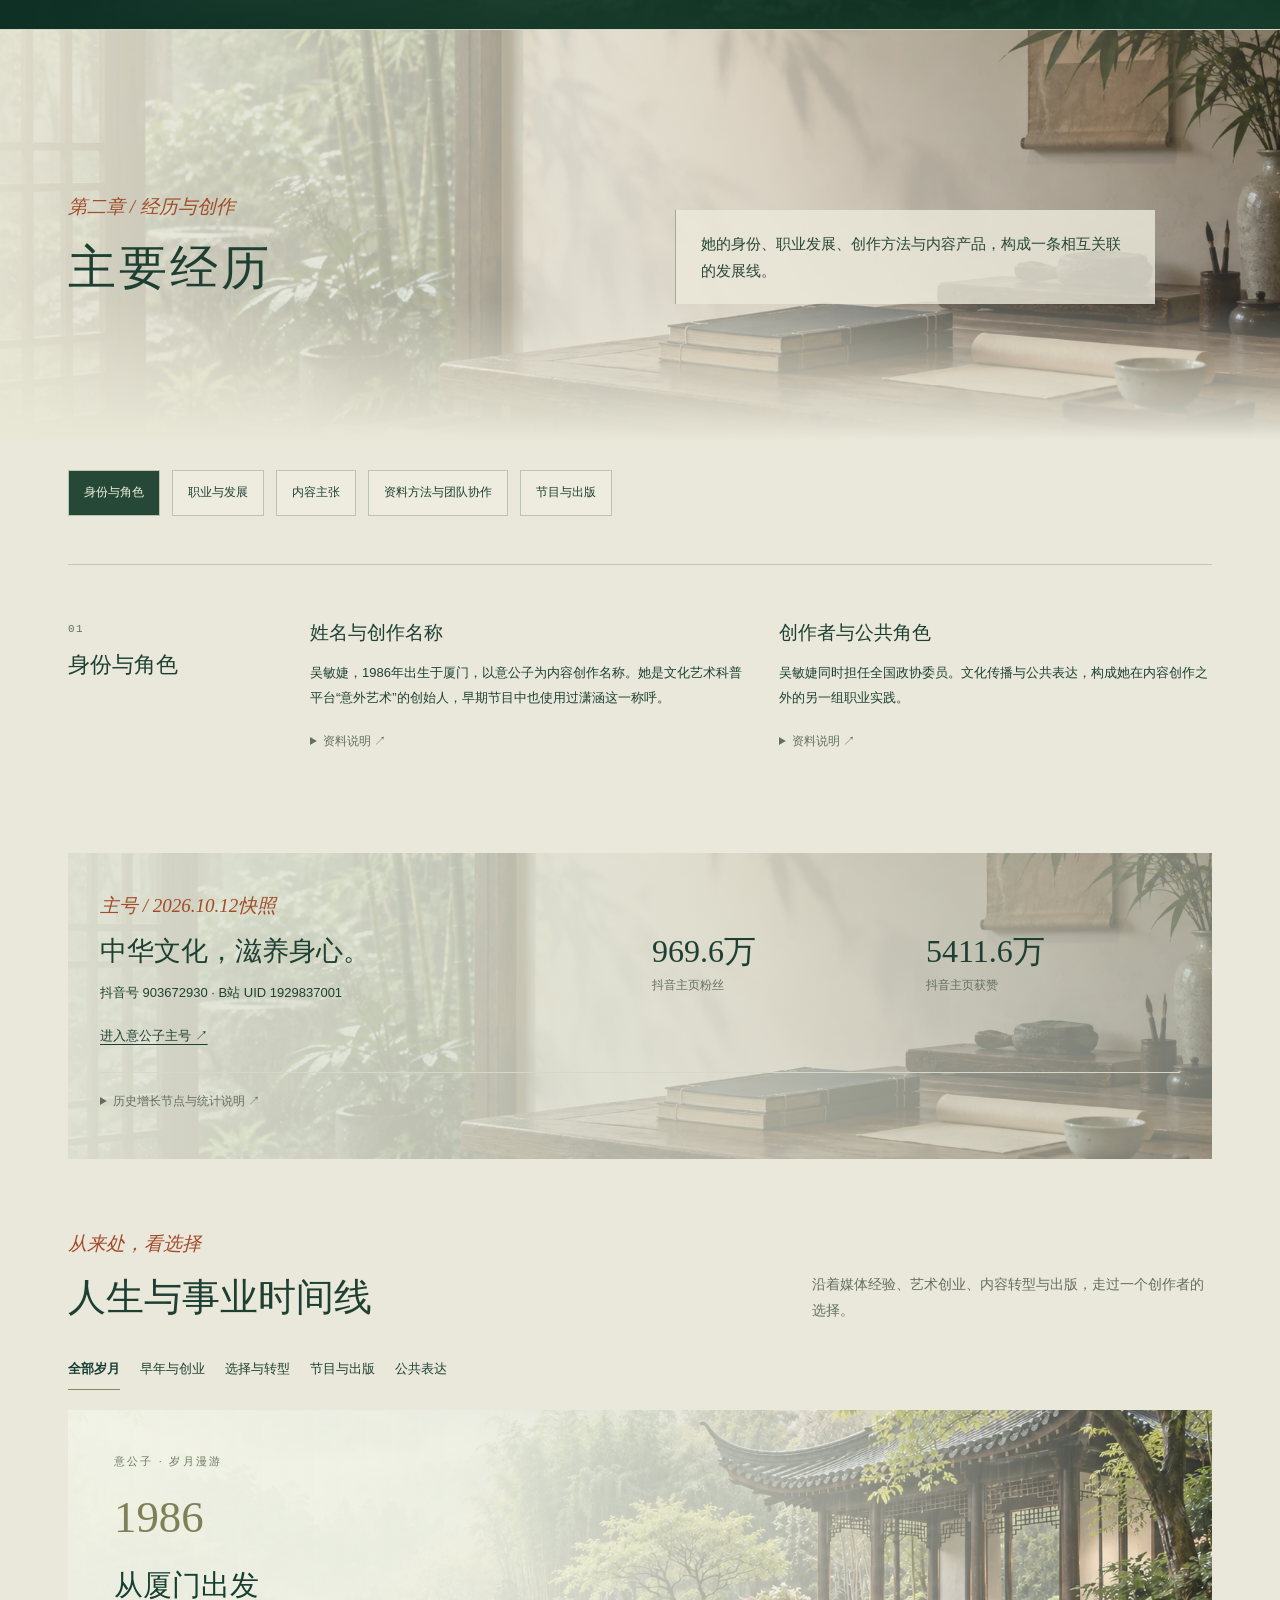
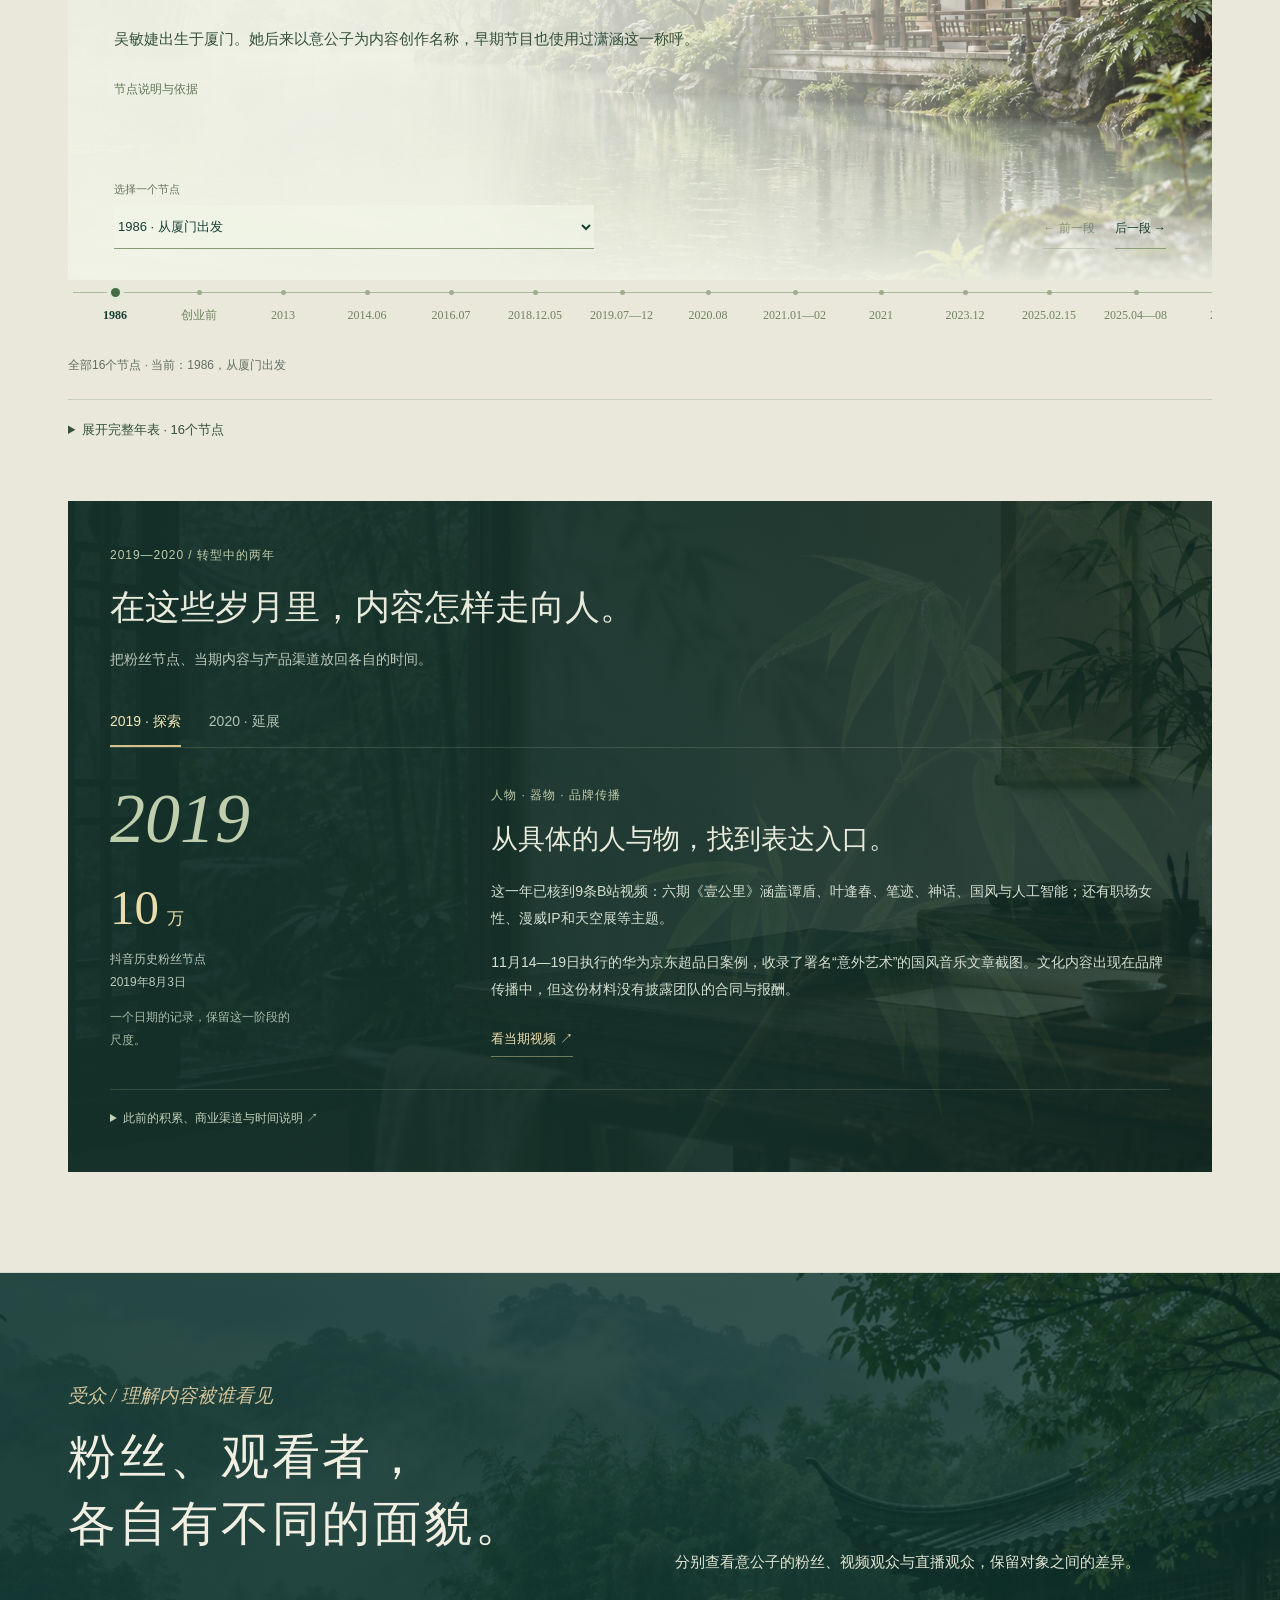
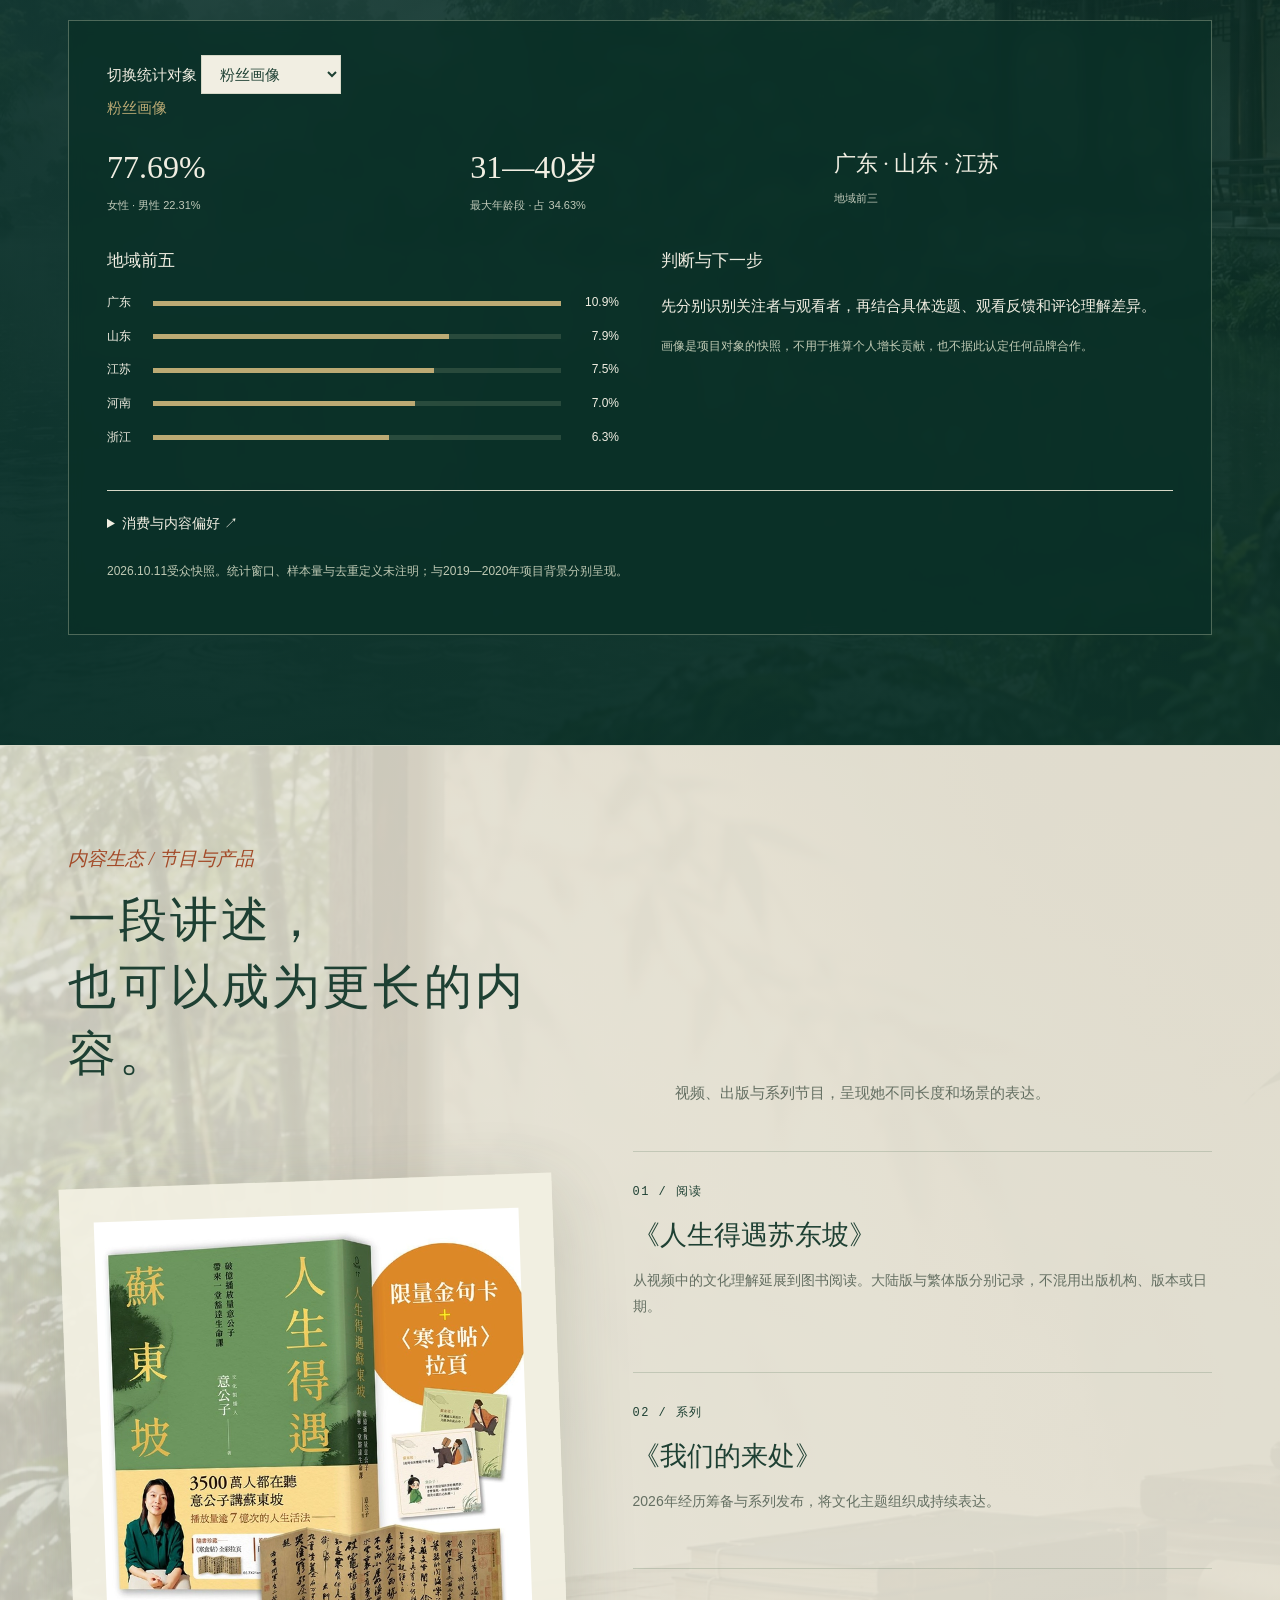
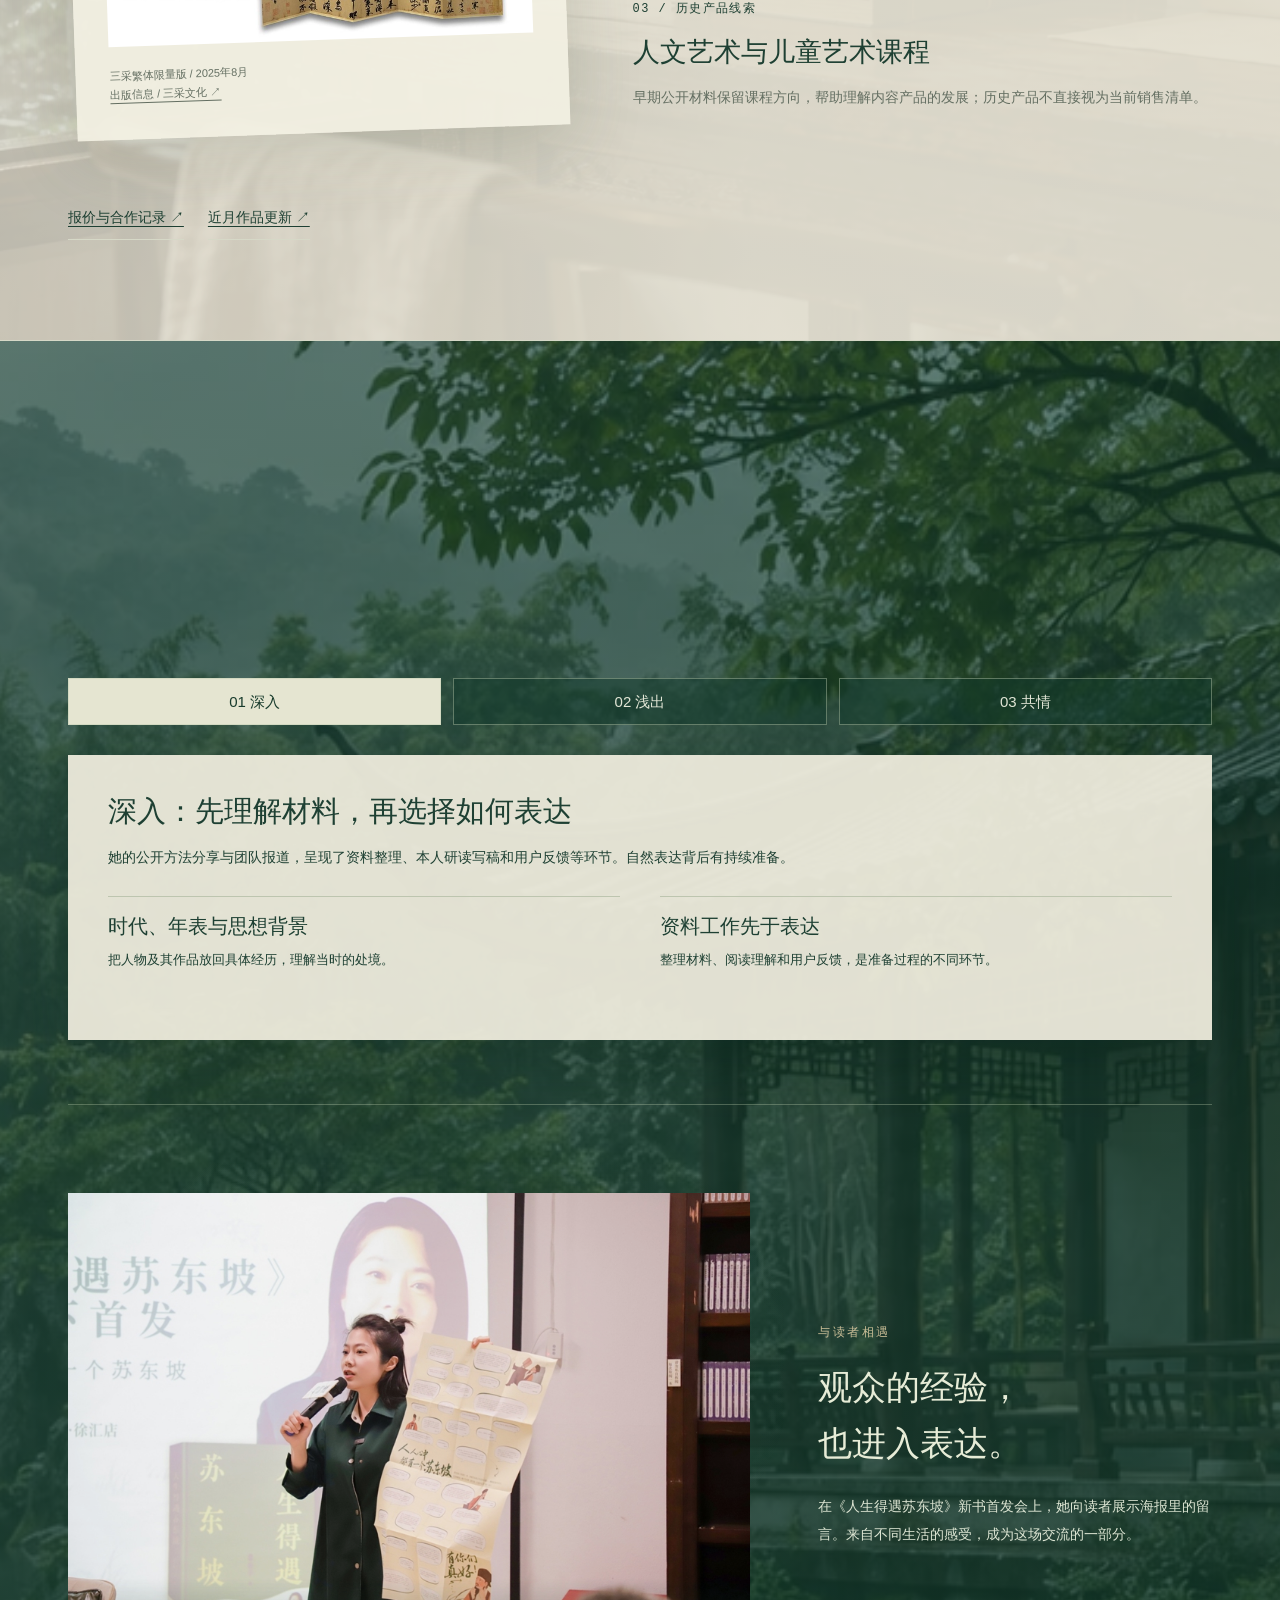
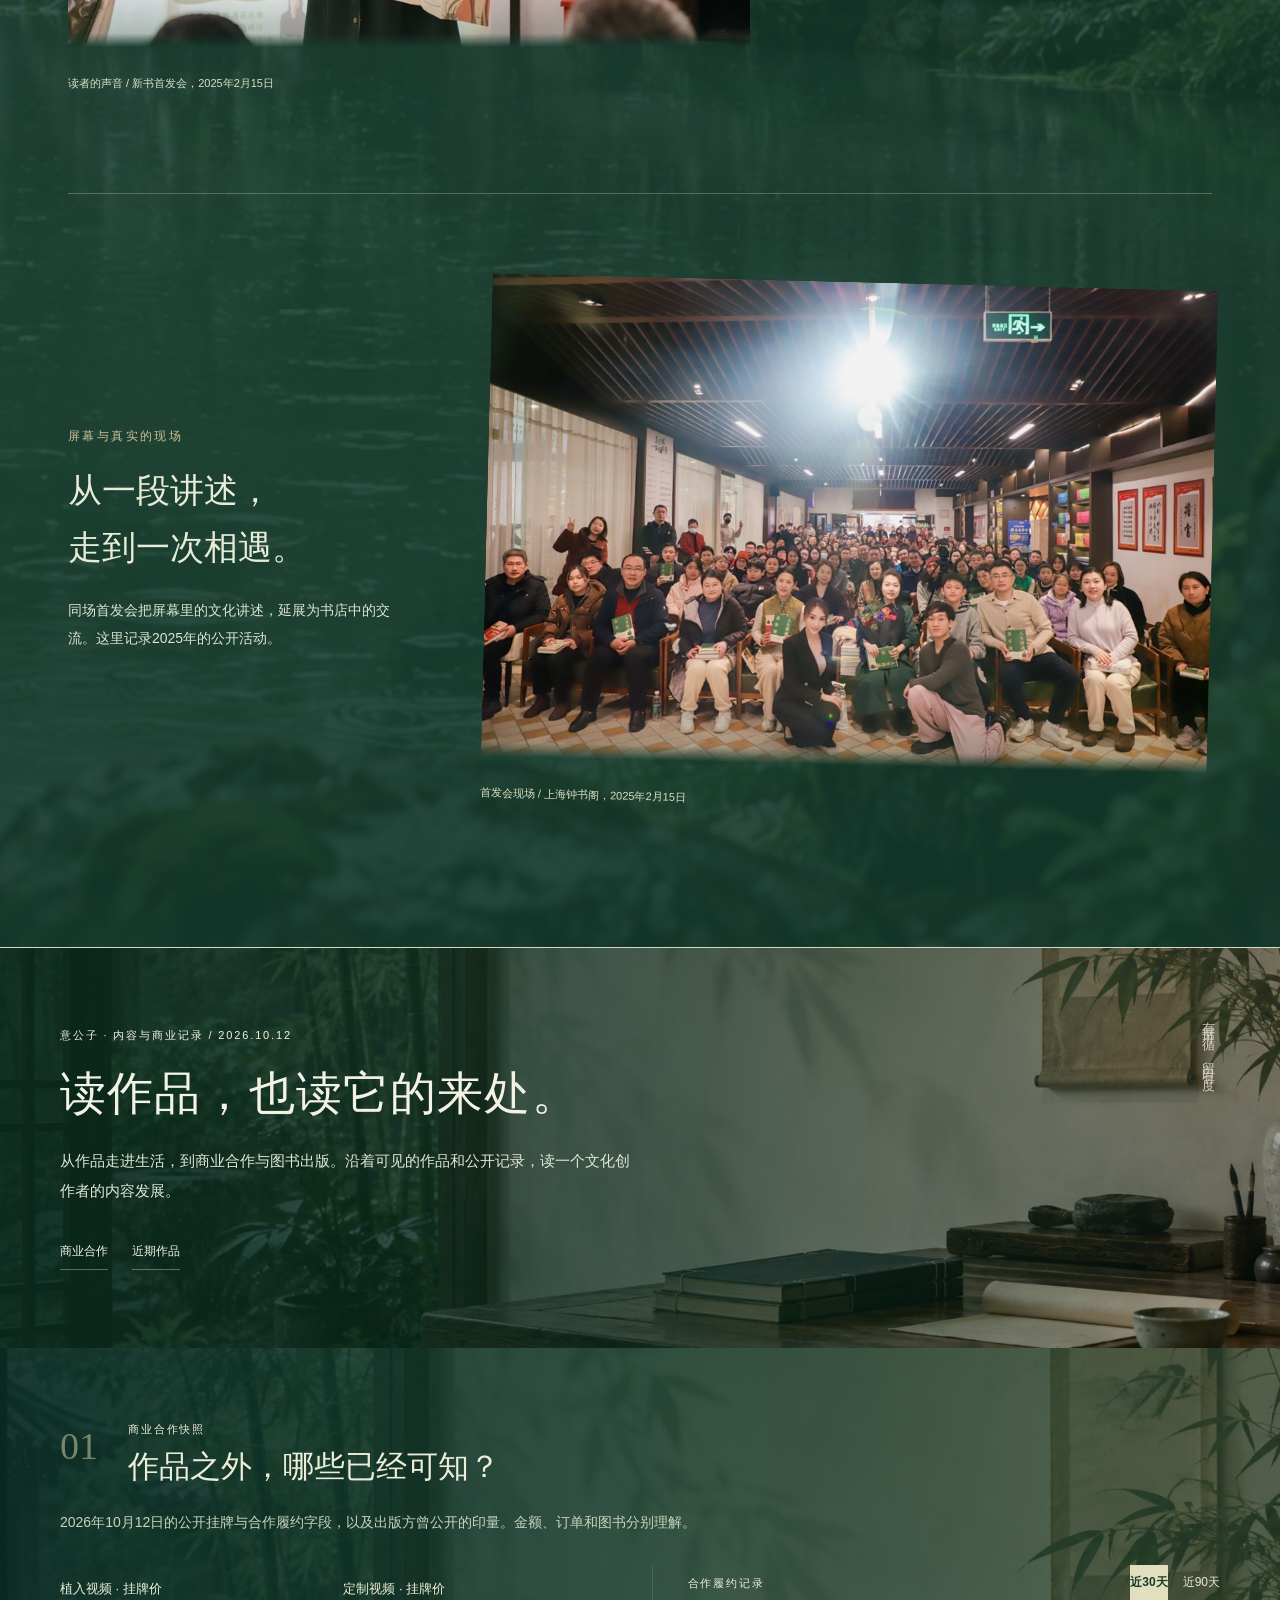
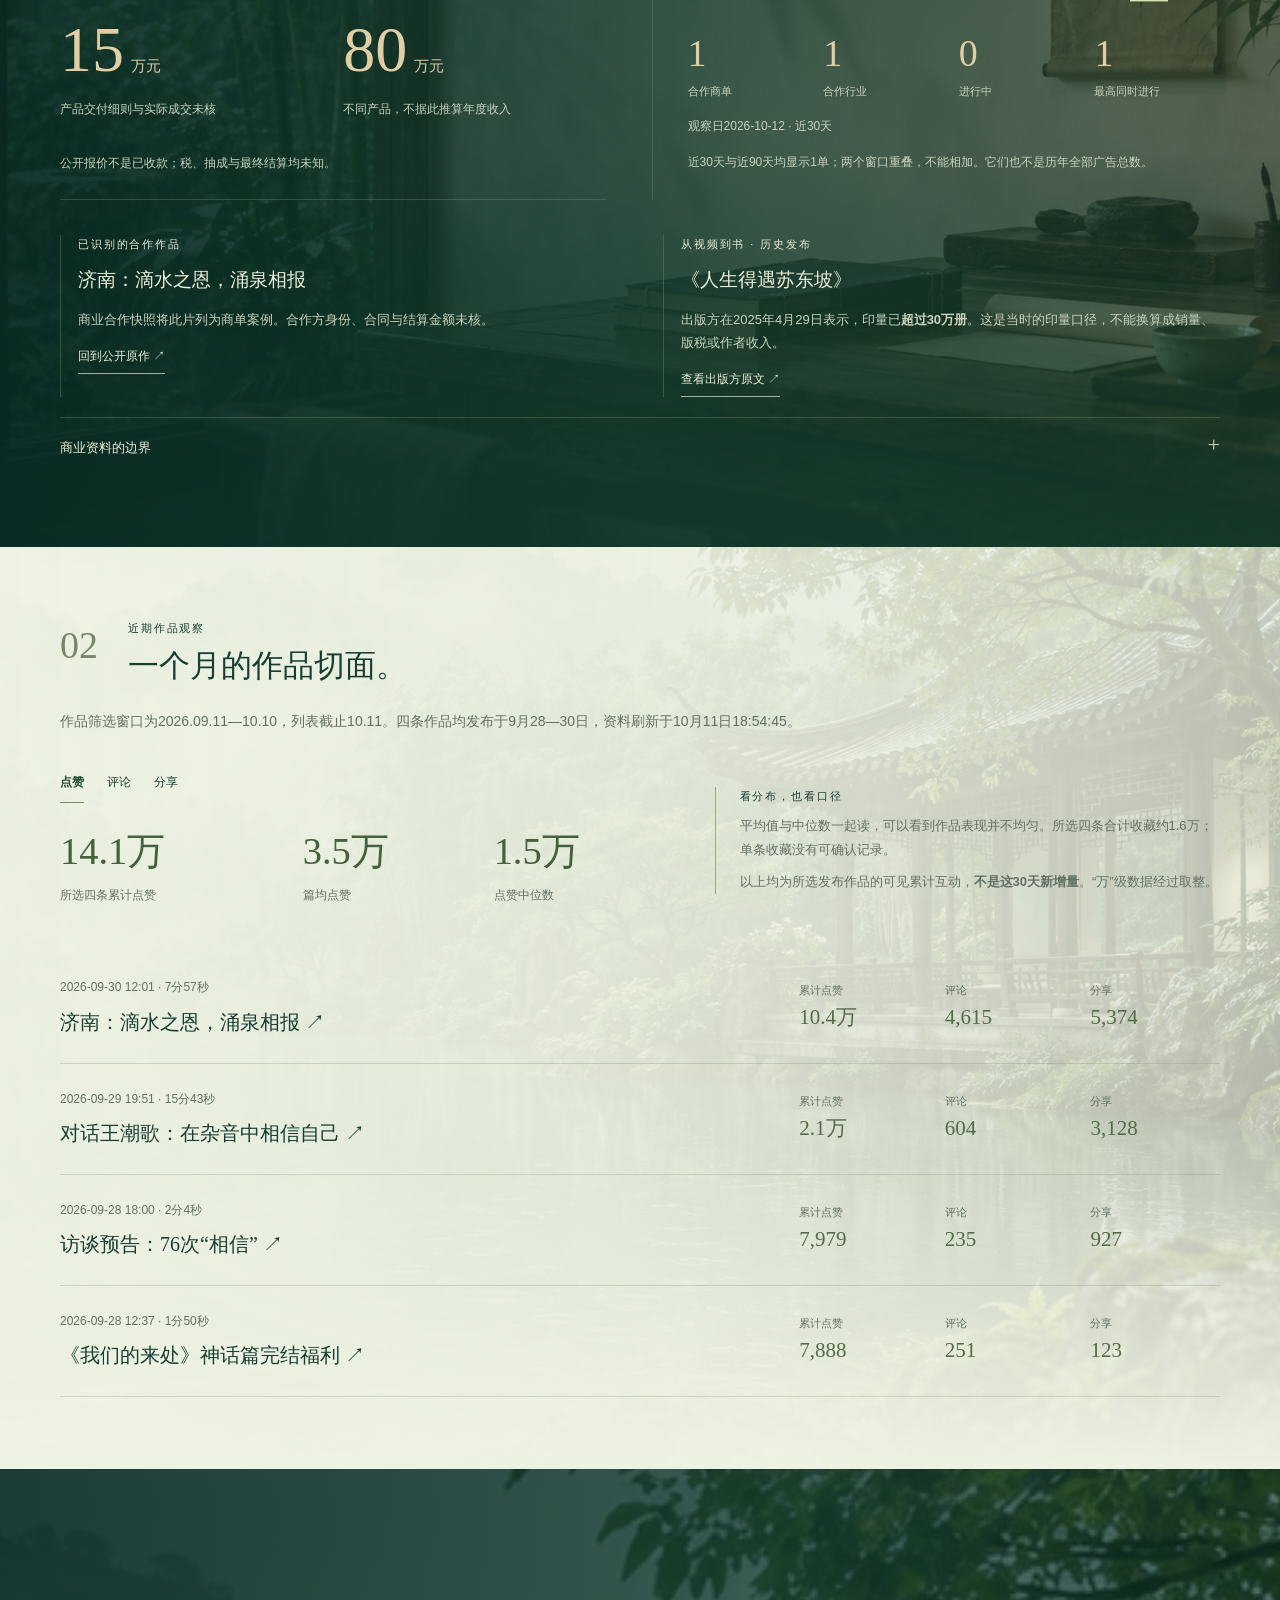
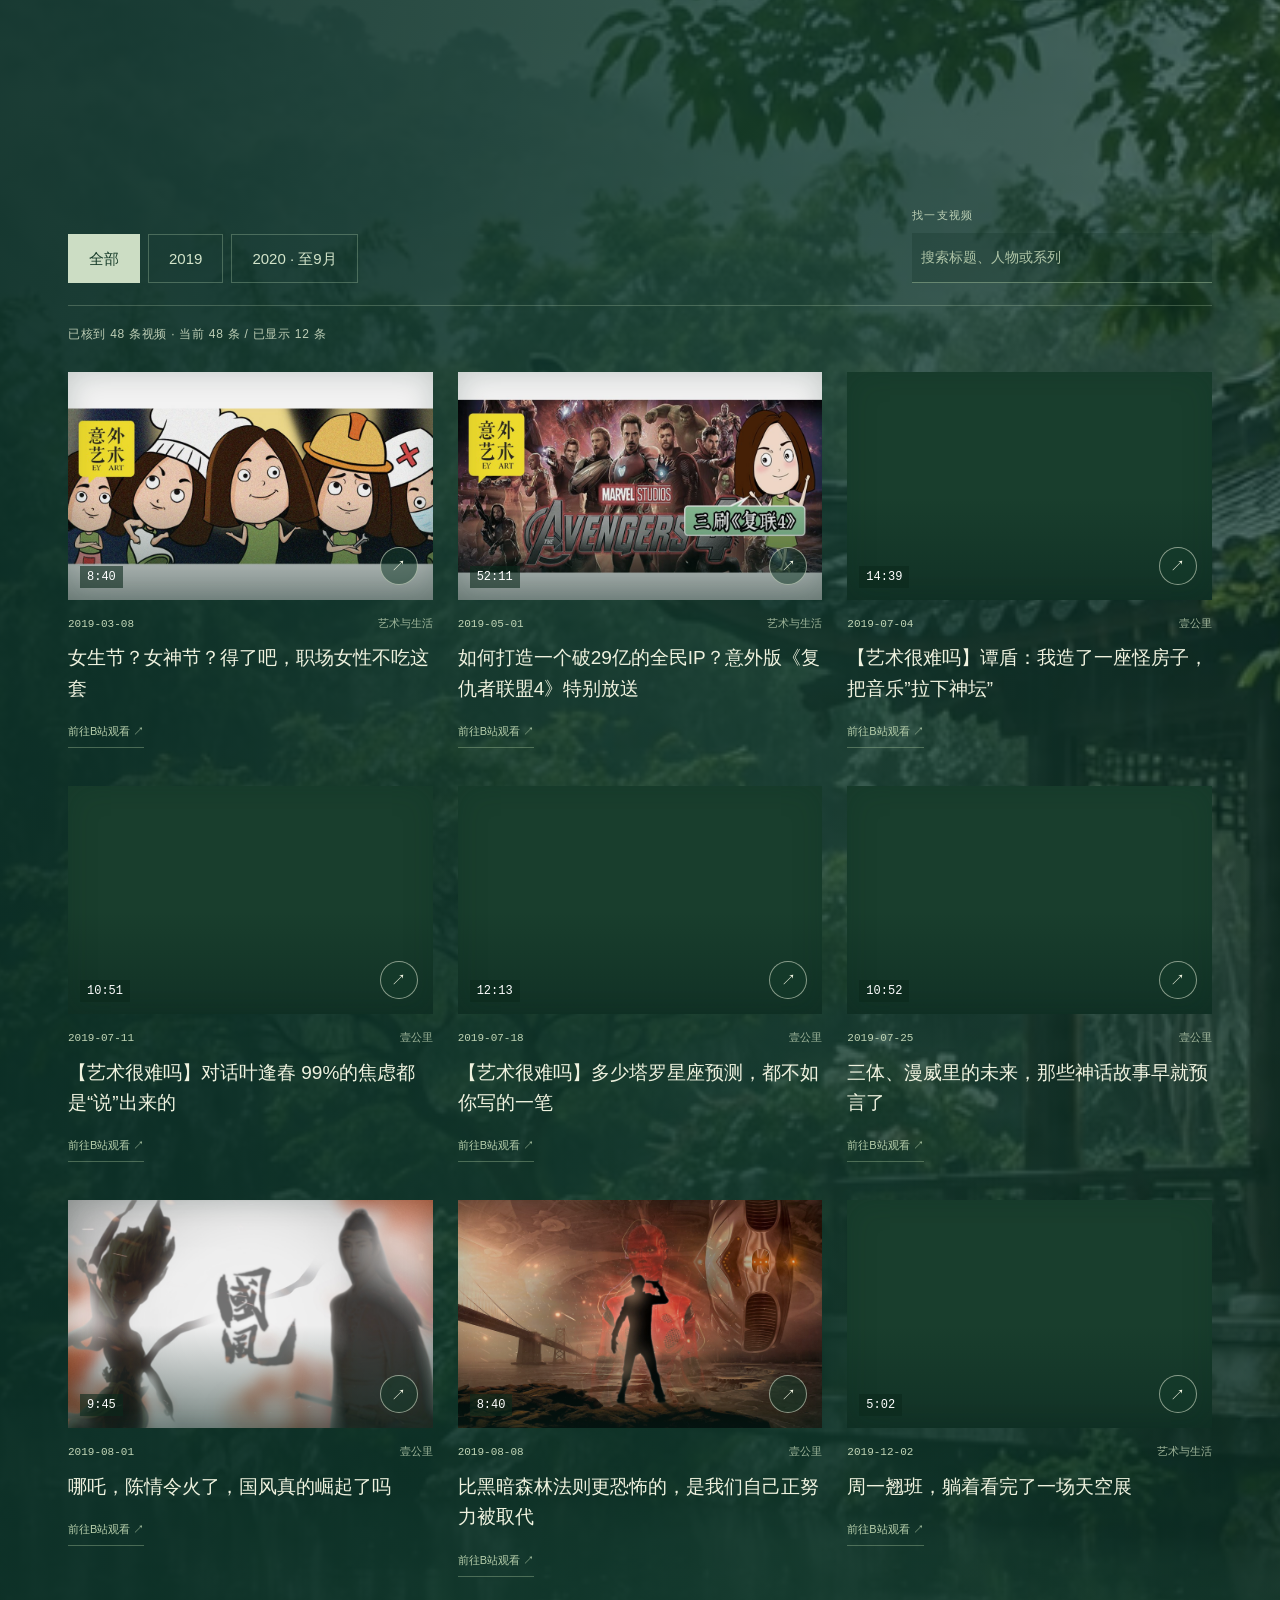
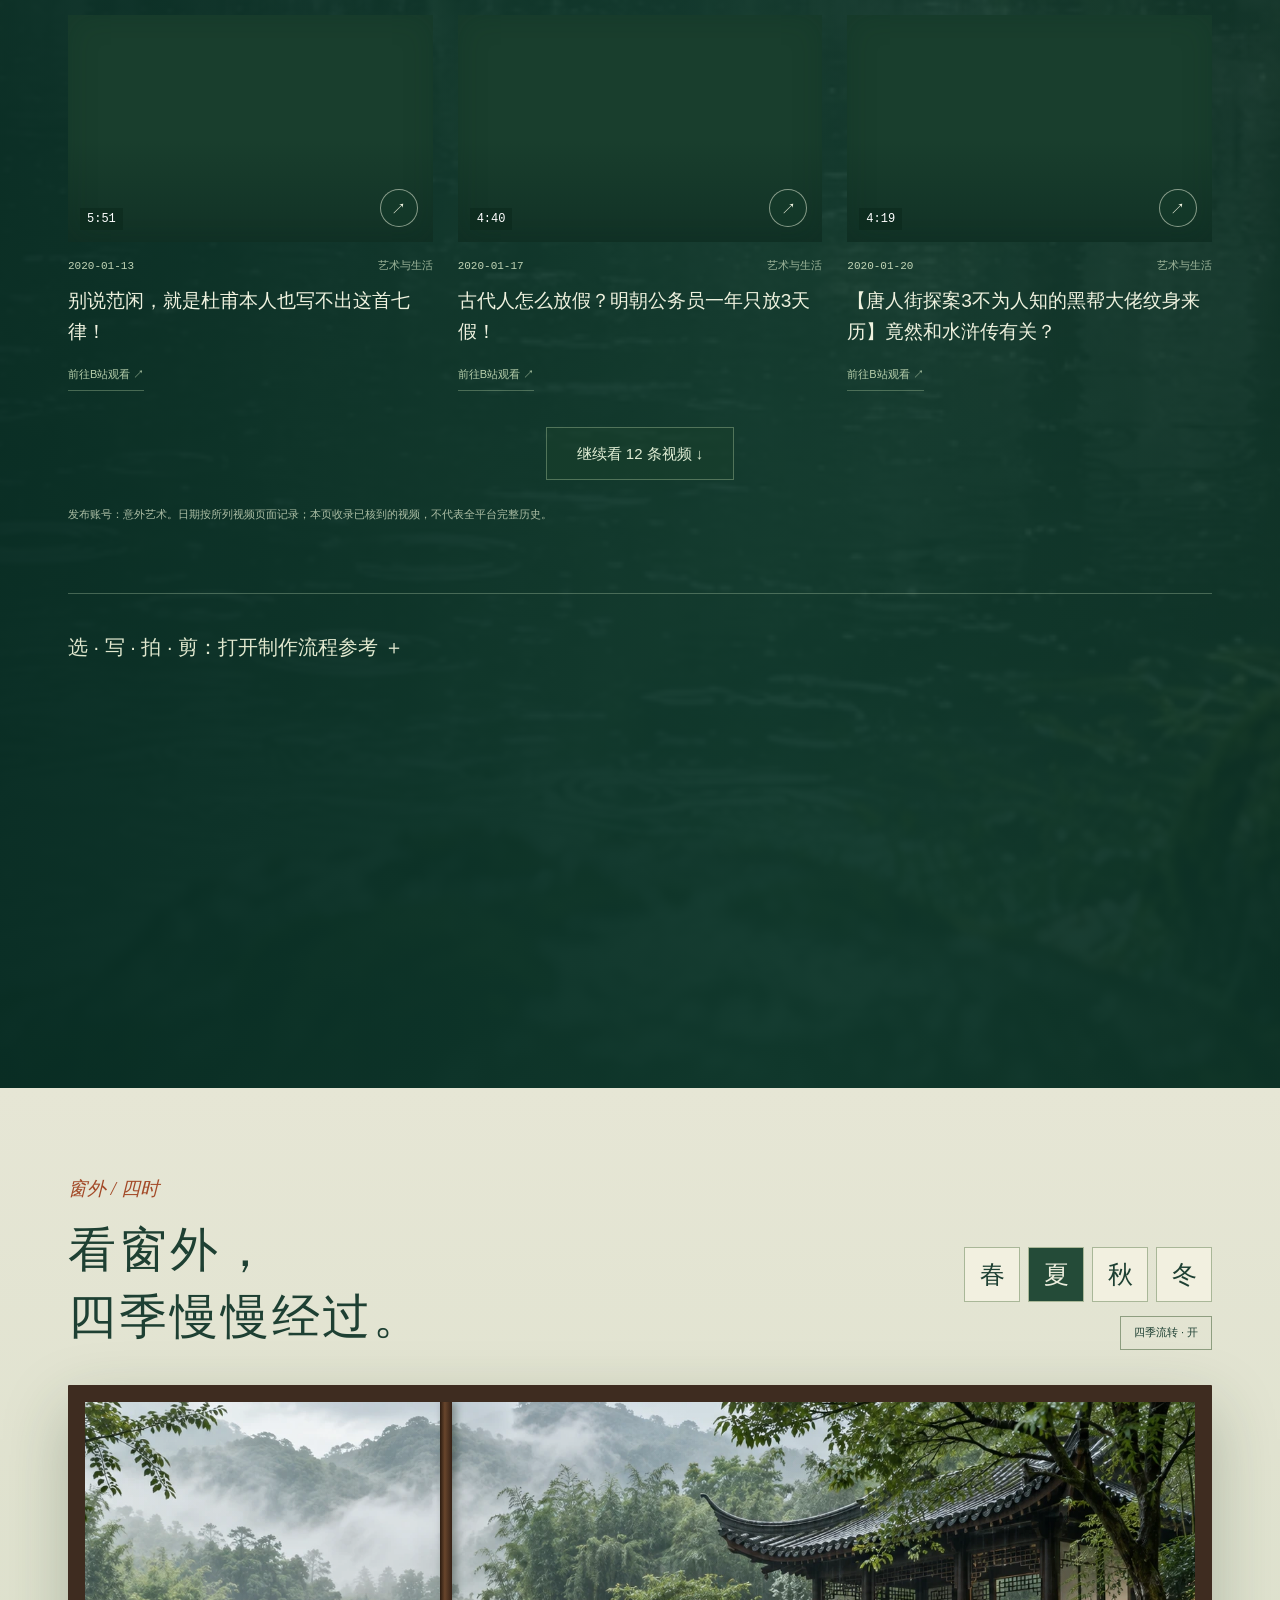
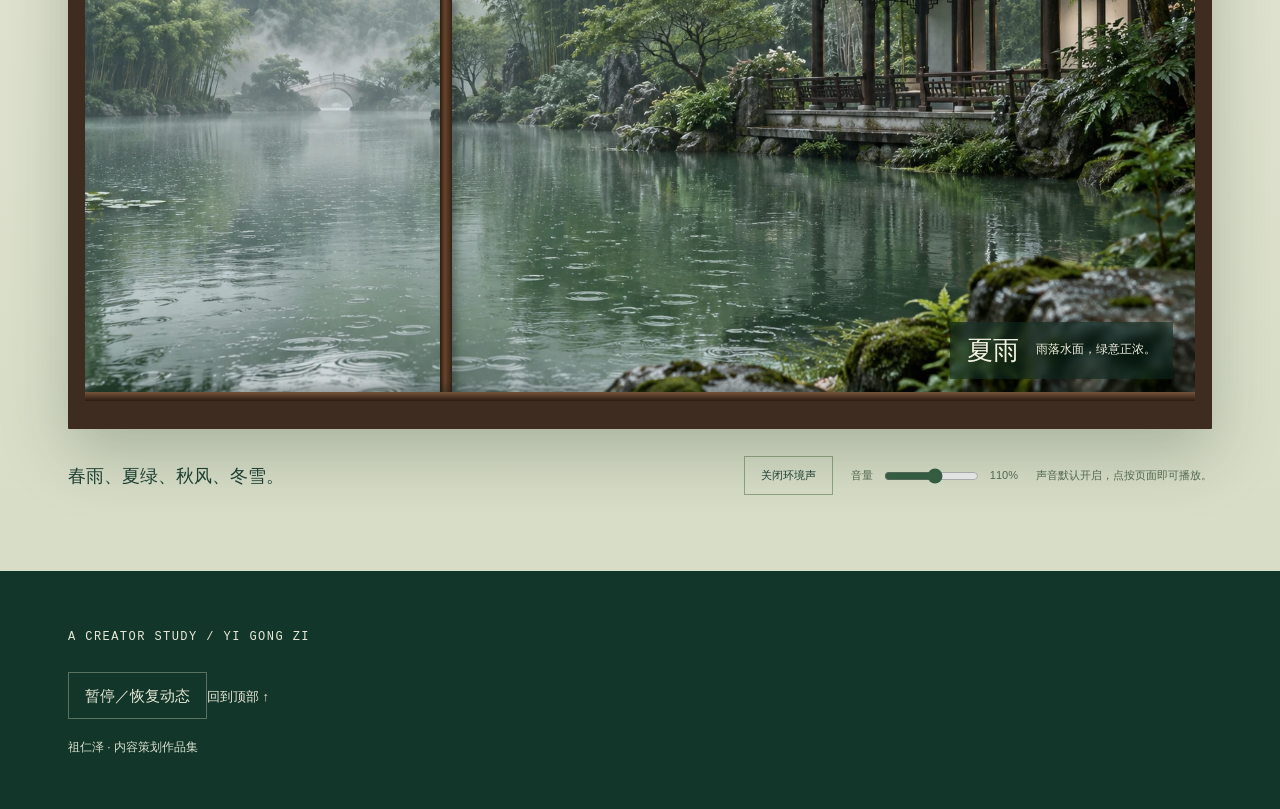
<file: yigongzi/index.html>
<!doctype html>
<html lang="zh-CN"><head><meta charset="utf-8"><meta name="viewport" content="width=device-width,initial-scale=1"><meta name="color-scheme" content="light"><title>意公子 · 祖仁泽内容策划作品集</title><meta name="description" content="意公子：主要经历、艺术表达与2019年至2020年9月的视频产出。点击封面，直达对应视频。">
<style>
:root{--ink:#153b31;--dark:#102c25;--paper:#f2f0e7;--cream:#e9e6d6;--muted:#646f62;--line:#d6d8c7;--rust:#a34a28;--gold:#b6a777;--serif:"Songti SC","Noto Serif CJK SC","STSong",serif;--sans:"PingFang SC","Microsoft YaHei",sans-serif}*{box-sizing:border-box}html{scroll-behavior:smooth;scroll-padding-top:90px}body{margin:0;background:var(--paper);color:var(--ink);font:15px/1.8 var(--sans)}body:before{content:"";position:fixed;inset:0;z-index:-1;opacity:.17;background-image:url("data:image/svg+xml,%3Csvg viewBox='0 0 140 140' xmlns='http://www.w3.org/2000/svg'%3E%3Cfilter id='n'%3E%3CfeTurbulence type='fractalNoise' baseFrequency='.65' numOctaves='3' stitchTiles='stitch'/%3E%3C/filter%3E%3Cpath fill='%239eaa8d' filter='url(%23n)' opacity='.18' d='M0 0h140v140H0z'/%3E%3C/svg%3E")}a{color:inherit;text-underline-offset:4px}button,input,select{font:inherit}button,a,input,select,summary{touch-action:manipulation}button{cursor:pointer;border:1px solid var(--line);border-radius:0;padding:9px 16px;color:var(--ink);background:transparent}button:hover{background:var(--cream)}button:focus-visible,a:focus-visible,input:focus-visible,select:focus-visible,summary:focus-visible{outline:3px solid var(--rust);outline-offset:4px}button:disabled{cursor:default;opacity:.35}h1,h2,h3{font-family:var(--serif);font-weight:500;line-height:1.4;margin-top:0}h2{font-size:clamp(30px,4vw,48px);letter-spacing:.06em;margin-bottom:18px}h3{font-size:25px;margin-bottom:13px}p{margin:0 0 17px}small,.small{font-size:12px;color:var(--muted)}.mono{font:12px/1.5 ui-monospace,monospace;letter-spacing:.12em}.eyebrow{font-size:12px;letter-spacing:.2em;margin-bottom:22px}.label{display:inline-block;font-size:11px;padding:3px 8px;border:1px solid currentColor;line-height:1.5;margin-right:8px}.label.warn{color:var(--rust)}.pill{font-size:12px;background:var(--cream);padding:4px 9px}.wrap{max-width:1240px;padding:0 48px;margin:auto}.section{padding:100px 0;border-bottom:1px solid var(--line)}.section-head{display:grid;grid-template-columns:1fr 1fr;gap:70px;align-items:end;margin-bottom:45px}.section-num{font:italic 19px var(--serif);color:var(--rust);display:block;margin-bottom:14px}.section-head p{max-width:480px;color:var(--muted);margin-bottom:0}.grid2{display:grid;grid-template-columns:1fr 1fr;gap:36px}.grid3{display:grid;grid-template-columns:repeat(3,1fr);gap:20px}.muted{color:var(--muted)}.top{position:sticky;top:0;background:rgba(242,240,231,.96);backdrop-filter:blur(14px);border-bottom:1px solid var(--line);height:74px;z-index:20;display:flex;align-items:center;justify-content:space-between;padding:0 38px;gap:24px}.brand{font:22px var(--serif);letter-spacing:.2em;text-decoration:none;white-space:nowrap}.top nav{display:flex;gap:24px;font-size:13px;overflow-x:auto;white-space:nowrap}.top nav a{text-decoration:none}.top nav a.active{color:var(--rust);border-bottom:1px solid}.motion{padding:5px 10px;white-space:nowrap;font-size:11px}.progress{height:2px;position:absolute;bottom:0;left:0;background:var(--rust);width:0}.hero{background:var(--ink);color:var(--paper);min-height:690px;position:relative;overflow:hidden}.hero-inner{max-width:1440px;margin:auto;padding:90px 72px 68px;display:grid;grid-template-columns:1fr .9fr;gap:80px;position:relative;z-index:2}.hero h1{font-size:clamp(68px,10vw,144px);letter-spacing:.13em;line-height:1.15;margin:8px 0 32px}.hero .lede{font:25px/1.8 var(--serif);max-width:590px}.hero .small{color:#c2caba}.hero-actions{display:flex;align-items:center;gap:22px;margin-top:36px}.hero-actions a{border:1px solid #9eac94;padding:10px 23px;text-decoration:none;font-size:13px}.hero-actions .primary{background:var(--paper);color:var(--ink)}.hero-right{position:relative;min-height:450px;display:flex;align-items:center;justify-content:center;perspective:1000px}.book{width:260px;height:380px;background:var(--paper);color:var(--ink);transform:rotateY(-16deg) rotateZ(5deg);box-shadow:28px 28px 70px #061b1470;position:relative;padding:40px 34px;animation:bookFloat 7s ease-in-out infinite}.book:before{content:"";position:absolute;left:9px;top:0;bottom:0;border-left:1px solid #bbb99d}.book:after{content:"";position:absolute;right:-13px;top:7px;bottom:5px;width:13px;background:repeating-linear-gradient(0deg,#c2c3b3 0,#c2c3b3 1px,#e8e5d8 1px,#e8e5d8 3px);transform:skewY(-18deg)}.book-title{font:48px/1.35 var(--serif);writing-mode:vertical-rl;letter-spacing:.25em;height:246px;position:absolute;right:44px;top:45px}.book-sub{writing-mode:vertical-rl;font:15px/1.8 var(--serif);letter-spacing:.2em;position:absolute;right:121px;top:50px}.seal{position:absolute;left:33px;bottom:34px;border:1px solid var(--rust);color:var(--rust);font:16px/1.4 var(--serif);padding:5px;writing-mode:vertical-rl;letter-spacing:.2em}.book-note{position:absolute;bottom:4px;right:0;writing-mode:vertical-rl;font:13px var(--serif);letter-spacing:.15em;color:#b7c3ad}.landscape{position:absolute;bottom:0;left:0;width:100%;height:320px;opacity:.12;pointer-events:none}.hero .chapter{border-top:1px solid #a1ad9540;display:flex;justify-content:space-between;gap:25px;margin-top:48px;padding-top:22px}.chapter span{font-size:12px;letter-spacing:.08em}.intro{position:fixed;inset:0;background:var(--ink);color:var(--paper);z-index:100;display:flex;flex-direction:column;align-items:center;justify-content:center;transition:opacity .7s,visibility .7s}.intro.gone{opacity:0;visibility:hidden;pointer-events:none}.intro-title{font:clamp(34px,6vw,78px)/1.5 var(--serif);letter-spacing:.28em;animation:opening 1.5s both}.intro p{font:14px var(--serif);letter-spacing:.3em;margin-top:25px;color:#bec9b4}.intro button{color:var(--paper);border-color:#718774;margin-top:50px;font-size:12px}.opening-line{height:1px;width:180px;background:#9da884;margin-top:22px;transform-origin:left;animation:lineDraw 2s both}.intro-hidden{display:none}.reveal{opacity:0;transform:translateY(24px);transition:opacity .65s,transform .65s}.reveal.visible{opacity:1;transform:none}.scope{padding:28px 0;background:var(--cream)}.scope-grid{display:grid;grid-template-columns:repeat(4,1fr);gap:25px}.stat{border-right:1px solid #bec5b2;padding-right:20px}.stat:last-child{border:0}.stat strong{display:block;font:42px var(--serif);line-height:1.3}.stat small{display:block;margin-top:6px}.editorial{font:27px/1.9 var(--serif)}.note{border-left:2px solid var(--rust);padding:3px 0 3px 20px;color:var(--muted);margin:26px 0}.account{border:1px solid var(--line);padding:26px}.account strong{font:35px var(--serif);display:block;margin-bottom:4px}.account dl{display:grid;grid-template-columns:100px 1fr;gap:10px 15px;margin:22px 0}dt{color:var(--muted)}dd{margin:0}.fact-list{margin-top:50px;display:grid;grid-template-columns:1fr 1fr;gap:0 35px}.fact-list details{border-top:1px solid var(--line);padding:20px 0}.fact-list summary{cursor:pointer;font-size:15px;list-style:none}.fact-list summary:before{content:'＋';color:var(--rust);margin-right:12px}.fact-list details[open] summary:before{content:'－'}.fact-list details p{font-size:13px;margin:15px 0}.fact-list details .evidence{margin-top:10px}.evidence{border:0;border-bottom:1px solid #81947c;padding:0;font-size:12px;line-height:1.7}.timeline{position:relative;padding-left:25px;margin:42px 0 0;border-left:1px solid #aab49e}.milestone{display:grid;grid-template-columns:125px 1fr;gap:28px;padding-bottom:30px;position:relative}.milestone:before{content:"";width:7px;height:7px;border-radius:50%;background:var(--rust);position:absolute;left:-29px;top:9px}.milestone .year{font:25px var(--serif)}.milestone h3{font-size:19px;margin:0 0 6px}.milestone p{font-size:13px;color:var(--muted);margin:0}.filters{display:flex;gap:12px;flex-wrap:wrap;align-items:center;margin-bottom:20px}.filters input,.filters select{background:transparent;border:1px solid #aab39f;padding:11px 14px;color:var(--ink);min-width:160px}.filters input{flex:1;min-width:220px}.catalog-summary{display:flex;justify-content:space-between;align-items:center;gap:15px;margin-bottom:15px}.catalog{display:grid;grid-template-columns:repeat(3,1fr);gap:0 24px}.work-card{border-top:1px solid var(--line);padding:22px 0;display:flex;flex-direction:column;min-height:220px}.work-card h3{font:18px/1.8 var(--serif);margin:12px 0;display:-webkit-box;-webkit-line-clamp:3;-webkit-box-orient:vertical;overflow:hidden}.work-card .small{margin-top:auto}.work-link{display:block;font-size:12px;margin-top:10px}.pagination{display:flex;align-items:center;justify-content:center;gap:22px;border-top:1px solid var(--line);padding-top:25px}.series-bars{display:flex;flex-wrap:wrap;gap:8px;margin:25px 0}.series-bars button{font-size:12px;padding:6px 10px}.tabs{display:flex;flex-wrap:wrap;gap:10px;margin-bottom:30px}.tabs button[aria-selected=true]{color:var(--paper);background:var(--ink);border-color:var(--ink)}.case-panel{border-top:1px solid var(--line);padding-top:35px}.case-layout{display:grid;grid-template-columns:1fr 1fr;gap:55px}.case-panel h3{font-size:32px}.case-desc{font:20px/1.9 var(--serif)}.case-meta{display:flex;gap:12px;flex-wrap:wrap;font-size:12px;margin-bottom:25px}.nodes{list-style:none;margin:0;padding:0}.nodes li{display:grid;grid-template-columns:60px 1fr;gap:18px;border-bottom:1px solid var(--line);padding:15px 0}.nodes li a{font:13px ui-monospace,monospace;color:var(--rust);margin-top:4px}.nodes li b{display:block;font-weight:500;margin-bottom:4px}.nodes li p{font-size:13px;color:var(--muted);margin:0}.analysis-pairs{display:grid;grid-template-columns:repeat(2,1fr);gap:25px;margin-top:40px}.analysis-box{background:var(--cream);padding:26px}.analysis-box h4{font-size:13px;letter-spacing:.12em;margin:0 0 12px;color:var(--rust)}.analysis-box p{font-size:14px;margin:0}.method{padding:28px 0;border-top:1px solid var(--line)}.method h3{font-size:24px}.method p{font-size:14px}.method .proof{font-size:12px;color:var(--muted)}.method details{font-size:13px;margin-top:14px}.method summary{cursor:pointer;color:var(--rust)}.method details p{font-size:13px;margin:10px 0}.dark-section{background:var(--ink);color:var(--paper)}.dark-section .muted,.dark-section small,.dark-section .small,.dark-section .section-head p{color:#c0cab5}.dark-section button{color:var(--paper);border-color:#8d9c86}.dark-section button:hover{background:#28493b}.price{border-top:1px solid #82967a;padding-top:25px}.price .value{font:64px var(--serif);line-height:1.3}.price .value span{font:20px var(--serif)}.price h3{font:19px var(--serif);margin:12px 0}.price p{font-size:13px;color:#bcc8b3}.biz-list{margin-top:40px}.biz-row{display:grid;grid-template-columns:170px 1fr;gap:30px;border-top:1px solid #82967a40;padding:20px 0}.biz-row h4{font:18px var(--serif);margin:0}.biz-row p{margin:0;font-size:13px}.calc{margin-top:45px;padding:30px;border:1px solid #82967a70}.calc h3{font-size:26px}.calc-grid{display:grid;grid-template-columns:1fr 1fr;gap:30px}.calc label{display:block;font-size:13px;margin-bottom:14px}.calc input{width:100%;accent-color:var(--gold)}.calc output{float:right}.calc-result{border-left:1px solid #82967a70;padding-left:30px;display:flex;flex-direction:column;justify-content:center}.calc-result strong{font:40px var(--serif)}.calc-result p{font-size:12px;color:#bcc8b3}.plan{display:grid;grid-template-columns:130px 1fr;gap:30px;border-top:1px solid var(--line);padding:25px 0}.plan h3{font-size:22px;margin:0}.plan h4{font-weight:500;margin:0 0 8px}.plan p{font-size:14px;margin:0 0 9px}.brief{border:1px solid var(--line);padding:26px}.brief h3{font-size:22px}.brief p{font-size:13px}.brief details summary{font-size:13px;color:var(--rust);cursor:pointer}.quiz-card{border:1px solid var(--line);padding:48px;min-height:300px;margin:22px 0;position:relative}.quiz-card h3{font-size:clamp(24px,3vw,36px);max-width:800px;margin:22px 0}.quiz-card .answer{border-top:1px solid var(--line);padding-top:25px;animation:opening .35s}.answer .oral{font:23px/1.8 var(--serif)}.quiz-actions{display:flex;justify-content:space-between;gap:20px;align-items:center;flex-wrap:wrap}.quiz-actions div{display:flex;gap:10px}.quiz-card .trap{font-size:14px;color:var(--rust)}.quiz-counter{font-size:12px;color:var(--muted)}.gap{padding:20px 0;border-top:1px solid var(--line);display:grid;grid-template-columns:65px 1fr;gap:20px}.gap p{font-size:13px;margin:0}.source-row{padding:15px 0;border-top:1px solid var(--line)}.source-row summary{cursor:pointer;font-size:13px}.source-row p{font-size:12px;color:var(--muted);margin:10px 0}.source-row a{overflow-wrap:anywhere;font-size:12px}.footer{padding:50px 0;background:var(--cream)}.footer a{margin-right:24px;display:inline-block;font-size:13px}.footer p{font-size:12px;margin:18px 0 0}.dialog{border:1px solid var(--line);max-width:760px;width:90vw;padding:35px;color:var(--ink);background:var(--paper);max-height:85vh}.dialog::backdrop{background:#082b2380;backdrop-filter:blur(3px)}.dialog-close{float:right}.dialog-body{clear:both;padding-top:22px}.dialog-body article{border-top:1px solid var(--line);padding:20px 0}.dialog-body h3{font-size:20px}.dialog-body p{font-size:13px}.dialog-body a{overflow-wrap:anywhere;font-size:12px}.noscript{padding:25px;background:var(--cream)}body.paused *,body.paused *:before,body.paused *:after{animation-play-state:paused!important;scroll-behavior:auto!important;transition:none!important}.paused .reveal{opacity:1;transform:none}.paused .intro{display:none}@keyframes bookFloat{0%,100%{transform:rotateY(-16deg) rotateZ(5deg) translateY(0)}50%{transform:rotateY(-12deg) rotateZ(3deg) translateY(-12px)}}@keyframes opening{from{opacity:0;transform:translateY(15px)}to{opacity:1;transform:none}}@keyframes lineDraw{from{transform:scaleX(0)}to{transform:scaleX(1)}}
@media(max-width:900px){.wrap{padding:0 28px}.hero-inner{padding:60px 35px;gap:25px;grid-template-columns:1.1fr .7fr}.hero h1{font-size:82px}.book{width:200px;height:300px;padding:20px}.book-title{font-size:38px;right:30px;top:35px;height:230px}.book-sub{font-size:12px;right:90px;top:40px}.seal{left:25px;bottom:24px;font-size:12px}.hero-right{min-height:360px}.book-note{display:none}.top{padding:0 22px;gap:20px}.top nav{gap:17px}.section-head{gap:30px}.case-layout{gap:30px}.catalog{grid-template-columns:1fr 1fr}.grid3{grid-template-columns:1fr}.fact-list{grid-template-columns:1fr}.quiz-card{padding:30px}}
@media(max-width:620px){.wrap{padding:0 22px}.top{height:66px;padding:0 18px;gap:15px}.brand{font-size:18px}.top nav{gap:16px;font-size:12px}.top .motion{display:none}.hero{min-height:0}.hero-inner{padding:54px 26px 34px;grid-template-columns:1fr;gap:0}.hero h1{font-size:92px}.hero .lede{font-size:21px}.hero-right{min-height:300px;margin-top:20px}.book{height:260px;width:175px}.book-title{font-size:32px;right:28px;height:195px;top:25px}.book-sub{top:29px;right:82px;font-size:11px}.seal{bottom:19px;left:22px}.hero .chapter{margin-top:28px}.chapter span{font-size:10px}.section{padding:60px 0}.section-head{grid-template-columns:1fr;gap:10px;margin-bottom:30px}.section-head p{font-size:14px}.grid2,.case-layout,.calc-grid,.analysis-pairs{grid-template-columns:1fr;gap:22px}.scope-grid{grid-template-columns:1fr 1fr;gap:20px}.stat strong{font-size:34px}.stat:nth-child(2){border:0}.scope{padding:23px 0}.editorial{font-size:22px}.catalog{grid-template-columns:1fr}.work-card{min-height:0;padding:18px 0}.work-card h3{-webkit-line-clamp:unset;font-size:18px}.filters input,.filters select{width:100%}.catalog-summary{align-items:start}.tabs{gap:8px}.tabs button{font-size:12px;padding:8px 12px}.case-panel h3{font-size:28px}.case-desc{font-size:19px}.analysis-box{padding:22px}.price .value{font-size:55px}.biz-row{grid-template-columns:1fr;gap:9px}.calc{padding:22px}.calc-result{border-left:0;border-top:1px solid #82967a70;padding:20px 0 0}.plan{grid-template-columns:1fr;gap:10px}.milestone{grid-template-columns:75px 1fr;gap:20px}.milestone .year{font-size:20px}.quiz-card{padding:24px}.answer .oral{font-size:20px}.gap{grid-template-columns:45px 1fr;gap:14px}.dialog{padding:22px}.footer a{margin-right:15px}.hero-actions{gap:15px}.hero-actions a{padding:8px 14px}}
@media(prefers-reduced-motion:reduce){html{scroll-behavior:auto}*,*:before,*:after{animation:none!important;transition:none!important}.intro{display:none}.reveal{opacity:1;transform:none}}
.intro-title{max-width:90vw;text-align:center} @media(max-width:620px){.hero h1{font-size:clamp(64px,22vw,92px)}.intro-title{font-size:clamp(22px,6vw,34px)}}

.hero-inner{grid-template-columns:.8fr 1.2fr;gap:48px;padding:76px 64px 60px}.hero h1{font-size:clamp(68px,8vw,118px)}.hero-question{font:18px/1.8 var(--serif);color:#c2caba;margin-top:18px}.hero-right{min-height:0;align-items:center}.research-photo{margin:0}.research-photo img{display:block;width:100%;height:auto}.research-photo figcaption{font-size:11px;line-height:1.8;color:var(--muted);margin-top:12px}.hero-right .research-photo{width:100%;transform:rotate(1deg);animation:photoFloat 9s ease-in-out infinite}.hero-right figcaption{color:#c2caba}.photo-pair{display:grid;grid-template-columns:1.15fr .85fr;gap:48px;margin:65px 0}.photo-essay{padding-top:20px}.photo-essay h3{font-size:28px}.photo-essay p{font-size:14px;color:var(--muted)}.photo-essay .research-photo{margin-top:26px}.book-context{display:grid;grid-template-columns:1.5fr 1fr;gap:65px;align-items:center;margin:55px 0}.book-context h3{font-size:30px}.book-context p{color:#c2caba}.book-context figcaption{color:#c2caba}.fg-panel{margin-top:45px;padding:32px;border:1px solid #82967a70}.fg-panel h3{font-size:28px;margin-top:15px}.fg-panel p{max-width:900px;font-size:13px}.fg-panel select{background:var(--paper);color:var(--ink);padding:8px 14px;margin:10px 0 20px;border:0}.fg-stats{display:grid;grid-template-columns:repeat(3,1fr);gap:20px;margin:30px 0}.fg-stats strong{display:block;font:35px var(--serif)}.fg-stats small{display:block}.fg-bar{margin:20px 0}.fg-bar>div:first-child{display:flex;justify-content:space-between;gap:24px;font-size:13px}.fg-track{height:5px;background:#82967a40;margin:9px 0 3px}.fg-track i{display:block;height:100%;background:var(--gold);transition:width .5s}.fg-bar small{font-size:10px}.hero .chapter{margin-top:32px}@keyframes photoFloat{0%,100%{transform:rotate(1deg) translateY(0)}50%{transform:rotate(.3deg) translateY(-8px)}}
@media(max-width:900px){.hero-inner{padding:54px 32px;gap:30px;grid-template-columns:1fr 1fr}.hero h1{font-size:76px}.hero .lede{font-size:22px}.photo-pair,.book-context{gap:30px}}
@media(max-width:620px){.hero-inner{grid-template-columns:1fr;padding:42px 24px 32px;gap:30px}.hero h1{font-size:clamp(64px,22vw,92px)}.hero-right{min-height:0;margin-top:0}.photo-pair,.book-context{grid-template-columns:1fr;gap:24px;margin:40px 0}.photo-essay{padding-top:0}.fg-panel{padding:22px}.fg-stats strong{font-size:28px}.fg-bar>div:first-child{font-size:12px;gap:16px}.book-context .research-photo{max-width:380px;margin:auto}}
.audience-panel{scroll-margin-top:100px}.audience-stats{display:grid;grid-template-columns:repeat(3,1fr);gap:24px;margin:24px 0 32px}.audience-stats strong{font:32px/1.4 var(--serif);display:block}.audience-stats small{font-size:11px;color:#c2caba}.audience-label{color:var(--gold)}.audience-detail{display:grid;grid-template-columns:1fr 1fr;gap:42px}.audience-detail h4{font:17px var(--serif);margin:0 0 20px}.audience-province{display:grid;grid-template-columns:3em 1fr 4em;align-items:center;gap:10px;font-size:12px;margin:12px 0}.audience-province .fg-track{margin:0}.audience-province>span:last-child{text-align:right}.audience-detail details{font-size:12px;margin-top:20px}.audience-detail summary{cursor:pointer;text-decoration:underline;text-underline-offset:5px}@media(max-width:620px){.audience-stats{grid-template-columns:1fr;gap:16px}.audience-stats>div{border-bottom:1px solid #82967a40;padding-bottom:12px}.audience-stats strong{font-size:29px}.audience-detail{grid-template-columns:1fr;gap:24px}.audience-panel h3{font-size:25px}}.comparison-scope{max-width:920px}.compare-table{width:100%;border-collapse:collapse;table-layout:fixed;margin:28px 0}.compare-table caption{text-align:left;font:22px var(--serif);padding-bottom:24px}.compare-table th,.compare-table td{border-top:1px solid var(--line);vertical-align:top;padding:22px 24px 22px 0;text-align:left;font-size:13px;overflow-wrap:anywhere}.compare-table thead th{font:12px var(--sans);color:var(--muted);padding:14px 0}.compare-table tbody th{width:26%;font:20px/1.6 var(--serif);font-weight:400}.compare-table small{display:block;font:11px/1.8 var(--sans);color:var(--muted);margin-top:10px}.compare-table td p{margin:12px 0 0}.compare-mobile-label{display:none}.compare-detail-title{margin-top:65px}.compare-panel{border-top:1px solid var(--line);padding-top:30px}.compare-detail-grid{display:grid;grid-template-columns:1fr 1fr;gap:54px}.compare-detail-grid h4{font:23px/1.6 var(--serif);margin:8px 0 16px}.compare-detail-grid p{font-size:14px}.compare-detail-grid .compare-time{color:var(--rust);font-size:12px}.compare-detail-grid blockquote{margin:0 0 16px;padding-left:16px;border-left:1px solid var(--rust);font:22px/1.8 var(--serif)}.compare-detail-grid .eyebrow{font-size:11px;color:var(--muted)}.compare-difference{border-top:1px solid var(--line);margin-top:35px;padding-top:22px}.compare-difference p{font-size:13px;color:var(--muted);margin-top:10px}.compare-plan{font-size:13px;margin:20px 0}.compare-plan summary{cursor:pointer;text-decoration:underline;text-underline-offset:5px}.compare-plan p{max-width:850px;margin-top:16px}.compare-answer{background:var(--cream);padding:32px 36px;margin:45px 0 25px}.compare-answer h3{font-size:25px;margin:16px 0}.compare-answer>p:first-of-type{font:23px/1.9 var(--serif)}.compare-answer button{margin-top:12px}.compare-answer [hidden]{display:none}@media(max-width:620px){.compare-table thead{display:none}.compare-table tbody tr{display:block;border-top:1px solid var(--line);padding:22px 0}.compare-table tbody th,.compare-table tbody td{display:block;width:100%;border:0;padding:0 0 18px}.compare-table tbody th{font-size:21px}.compare-table caption{font-size:21px;padding-bottom:14px}.compare-mobile-label{display:block;font-size:11px;color:var(--muted);margin:3px 0 8px}.compare-table td strong{font-size:14px}.compare-table small{margin-top:6px}.compare-detail-grid{grid-template-columns:1fr;gap:32px}.compare-detail-grid blockquote{font-size:21px}.compare-answer{padding:26px 22px}.compare-answer>p:first-of-type{font-size:21px}.compare-answer button{width:100%}}
.audience-panel.dark-section{padding:40px;margin:0 0 56px}.audience-stats .audience-regions{font-size:22px;line-height:1.7}@media(max-width:620px){.audience-panel.dark-section{padding:26px 20px}.audience-stats .audience-regions{font-size:23px}}.profile-index{display:flex;flex-wrap:wrap;gap:12px;margin:0 0 40px}.profile-index a{font-size:13px;padding:8px 14px;border:1px solid var(--line);text-decoration:none}.profile-group{scroll-margin-top:95px;display:grid;grid-template-columns:210px 1fr;gap:40px;border-top:1px solid var(--line);padding:32px 0}.profile-group h3{font:22px/1.6 var(--serif)}.profile-group h3 span{display:block;font-size:11px;margin-bottom:10px;color:var(--muted)}.profile-items{display:grid;grid-template-columns:1fr 1fr;gap:28px 36px}.profile-item h4{font:19px/1.7 var(--serif);margin:0 0 12px}.profile-item p{font-size:13px;line-height:1.9}.profile-item .evidence{font-size:11px}@media(max-width:720px){.profile-group{grid-template-columns:1fr;gap:12px}.profile-items{grid-template-columns:1fr;gap:25px}.profile-index{gap:8px}.profile-index a{font-size:12px;padding:7px 10px}.profile-group h3 span{display:inline-block;margin-right:12px}}.hero-right{flex-direction:column;gap:28px}.hero-video{width:min(100%,270px);align-self:center;border:1px solid #83917c;background:#0d2b23}.hero-video-heading{padding:18px 18px 15px}.hero-video-heading .mono{font-size:10px;color:#b8c3ab}.hero-video-heading h3{font-size:19px;margin:8px 0 0;color:var(--paper)}.hero-player-screen{width:100%;aspect-ratio:9/16;background:#081b15}.hero-player-screen iframe{width:100%;height:100%;display:block;border:0}.hero-video-caption{font-size:11px;line-height:1.8;padding:13px 16px;margin:0;color:#c2caba}@media(max-width:620px){.hero-right{gap:22px}.hero-video{max-width:270px}}/* voice-steward-hero-start */
.hero{min-height:0}
.hero-inner{max-width:1200px;padding:clamp(32px,6vh,56px) clamp(24px,5vw,64px);grid-template-columns:minmax(0,1.25fr) minmax(280px,.75fr);gap:clamp(32px,6vw,88px);align-items:center}
.hero-inner>div:first-child{max-width:520px;min-width:0}
.hero-right{display:flex;flex-direction:row;align-items:center;justify-content:center;gap:0;min-height:0;margin-top:0;perspective:none}
.hero-video-surface{position:relative;width:clamp(280px,22vw,300px);max-width:100%;aspect-ratio:9/16;background:#071b15;overflow:hidden}
.hero-video-surface video{display:block;width:100%;height:100%;object-fit:contain;background:#071b15}
.hero-video-controls{position:absolute;left:10px;right:10px;bottom:10px;display:flex;justify-content:center;gap:8px;z-index:2}
.hero-video-controls button{min-height:40px;padding:7px 12px;border:1px solid #dbe4d533;color:var(--paper);background:#071b15cc;font:11px/1.4 var(--sans,Arial,sans-serif);letter-spacing:.04em;cursor:pointer}
.hero-video-controls button:hover,.hero-video-controls button:focus-visible{background:#17392ce6;border-color:#dbe4d599}
.hero-video-status{position:absolute;inset:auto 12px 64px;margin:0;text-align:center;background:#071b15dd;color:var(--paper);font-size:12px;padding:10px}
.hero-video-status[hidden]{display:none}
.hero .chapter{margin-top:30px;gap:14px;flex-wrap:wrap}
@media(hover:hover){.hero-video-controls{opacity:0;transition:opacity .2s}.hero-video-surface:hover .hero-video-controls,.hero-video-surface:focus-within .hero-video-controls{opacity:1}}
@media(max-width:720px){
.hero-inner{grid-template-columns:minmax(0,1fr);padding:36px 24px 32px;gap:28px}
.hero-inner>div:first-child{max-width:none}
.hero-right{margin-top:0}
.hero-video-surface{width:min(280px,100%)}
.hero .chapter{margin-top:24px;gap:12px}
}
@media(max-height:640px) and (min-width:721px){.hero-inner{padding-top:28px;padding-bottom:28px}.hero-video-surface{width:250px}}
/* voice-steward-hero-end */
/* voice-steward-seek-start */
.hero-video-controls{display:grid;justify-content:stretch;gap:6px;opacity:1}
.hero-video-actions{display:flex;justify-content:center;gap:8px}
.hero-video-progress{display:grid;grid-template-columns:34px minmax(0,1fr) 34px;align-items:center;gap:6px;padding:2px 7px;background:#071b15d9;color:var(--paper)}
.hero-video-progress output{font:10px/1.4 var(--sans,Arial,sans-serif);font-variant-numeric:tabular-nums;white-space:nowrap}
#heroVideoDuration{text-align:right}
#heroVideoSeek{--seek-fill:0%;display:block;width:100%;min-width:0;height:26px;margin:0;padding:0;border:0;border-radius:0;appearance:none;-webkit-appearance:none;background:transparent;cursor:pointer;touch-action:pan-y}
#heroVideoSeek::-webkit-slider-runnable-track{height:3px;border-radius:2px;background:linear-gradient(to right,var(--paper) 0%,var(--paper) var(--seek-fill),#dbe4d54d var(--seek-fill),#dbe4d54d 100%)}
#heroVideoSeek::-webkit-slider-thumb{appearance:none;-webkit-appearance:none;width:11px;height:11px;margin-top:-4px;border:0;border-radius:50%;background:var(--paper)}
#heroVideoSeek::-moz-range-track{height:3px;border-radius:2px;background:#dbe4d54d}
#heroVideoSeek::-moz-range-progress{height:3px;border-radius:2px;background:var(--paper)}
#heroVideoSeek::-moz-range-thumb{width:11px;height:11px;border:0;border-radius:50%;background:var(--paper)}
#heroVideoSeek:focus-visible{outline:1px solid var(--paper);outline-offset:2px}
#heroVideoSeek:disabled{opacity:.45;cursor:default}
@media(hover:hover){.hero-video-actions{opacity:0;transition:opacity .2s}.hero-video-surface:hover .hero-video-actions,.hero-video-surface:focus-within .hero-video-actions{opacity:1}}
/* voice-steward-seek-end */
/* hero-author-identity-start */
@font-face{font-family:"Study Brush";src:url("fonts/ma-shan-zheng-study.ttf") format("truetype");font-style:normal;font-weight:400;font-display:swap}
:root{--brush:"Study Brush","Songti SC","STSong",serif;--study-nav-offset:108px}
html{scroll-padding-top:var(--study-nav-offset)}
.audience-panel{scroll-margin-top:16px}
/* Navigation: larger real brush lettering with a gentle, infrequent gold sweep. */
.top{height:92px;padding:0 32px;gap:24px;background:rgba(242,240,231,.98)}
.top .brand{font:36px/1.2 var(--brush);letter-spacing:.06em;min-height:48px;display:flex;align-items:center}
.top nav{gap:6px;overflow:visible;align-items:center;font:24px/1.25 var(--brush)}
.top nav a{position:relative;display:flex;align-items:center;justify-content:center;min-height:48px;min-width:62px;padding:8px 7px;border-bottom:2px solid transparent;text-decoration:none;letter-spacing:.04em;color:var(--ink)}
.top nav a.active{color:var(--ink);border-color:var(--gold)}
.top .motion{display:block;min-height:44px;padding:8px 11px;font:12px/1.6 var(--sans)}
@supports ((-webkit-background-clip:text) or (background-clip:text)){
.top nav a:not(.active){background-image:linear-gradient(105deg,var(--ink) 35%,#8c793e 46%,#b8a878 50%,var(--ink) 61%);background-size:260% 100%;background-position:100% 0;-webkit-background-clip:text;background-clip:text;color:transparent;animation:studyNavSheen 16s -6s ease-in-out infinite}
.top nav a:nth-child(2){animation-delay:-5.8s}.top nav a:nth-child(3){animation-delay:-5.6s}.top nav a:nth-child(4){animation-delay:-5.4s}.top nav a:nth-child(5){animation-delay:-5.2s}.top nav a:nth-child(6){animation-delay:-5.0s}.top nav a:nth-child(7){animation-delay:-4.8s}.top nav a:nth-child(8){animation-delay:-4.6s}
}
@keyframes studyNavSheen{0%,74%{background-position:100% 0}94%,100%{background-position:0 0}}
@media(hover:hover) and (pointer:fine){.top nav a:hover{color:#786332;background-image:none}.hero-method-step:hover strong{color:#816b35}.hero-method-step:hover .hero-method-description{text-decoration:underline;text-underline-offset:4px}}
/* One editorial composition: large name meets a layered photo and native video field. */
.hero-editorial{background:var(--ink);color:var(--paper);min-height:0;overflow:hidden}
.hero-editorial .hero-inner{max-width:1180px;margin:auto;padding:42px 48px 36px;display:grid;grid-template-columns:minmax(0,.9fr) minmax(0,1.1fr);column-gap:0;row-gap:26px;align-items:start}
.hero-editorial .hero-inner>div:first-child{max-width:none;min-width:0}
.hero-editorial .hero-copy{position:relative;z-index:3;min-width:0;display:block;padding:0 12px 0 0}
.hero-editorial .hero-copy>.eyebrow{font:11px/1.8 var(--sans);letter-spacing:.15em;margin:0 0 20px}
.hero-editorial .hero-copy h1{font:clamp(110px,12vw,148px)/1.02 var(--brush);font-weight:400;letter-spacing:.025em;margin:0 0 20px;white-space:nowrap;width:max-content;max-width:none}
.hero-editorial .hero-copy .lede{font:24px/1.65 var(--serif);margin:0 0 17px}
.hero-editorial .hero-copy .hero-question{font:14px/1.8 var(--serif);margin:0 0 8px;color:#c2caba}
.hero-editorial .hero-copy>.small{font:11px/1.8 var(--sans);margin:0;color:#c2caba}
.hero-editorial .hero-actions{gap:12px;margin-top:22px;flex-wrap:wrap}
.hero-editorial .hero-actions a{font:12px/1.7 var(--sans);padding:10px 14px;white-space:nowrap}
.hero-editorial .hero-media{position:relative;height:448px;min-width:0}
.hero-editorial .hero-media-paper{position:absolute;inset:108px 0 0 -26px;background:var(--paper)}
.hero-editorial .hero-portrait{position:absolute;left:0;right:auto;top:142px;width:360px;max-width:calc(100% - 218px);margin:0;z-index:1}
.hero-editorial .hero-portrait img{display:block;width:100%;height:258px;object-fit:cover;object-position:48% 40%}
.hero-editorial .hero-portrait figcaption{font:10px/1.7 var(--sans);margin-top:10px;padding:0 10px;color:var(--ink)}
.hero-editorial .hero-portrait figcaption a{text-decoration:none;border-bottom:1px solid #153b3145}
.hero-editorial .hero-portrait-credit-mobile{display:none}
.hero-editorial .hero-right{position:absolute;right:0;top:0;display:block;margin:0;min-height:0;perspective:none;z-index:2}
.hero-editorial .hero-video-surface{width:252px;max-width:none;aspect-ratio:9/16;box-shadow:0 0 0 1px #f2f0e725}
.hero-editorial .hero-method-strip{grid-column:1 / -1;background:var(--paper);color:var(--ink);padding:16px 22px 19px;border-top:1px solid #d6d8c7}
.hero-method-heading{display:flex;justify-content:space-between;align-items:center;gap:12px;margin-bottom:12px;font:11px/1.7 var(--sans)}
.hero-method-heading .evidence{font-size:10px;padding:0;color:var(--ink)}
.hero-method-items{display:grid;grid-template-columns:repeat(3,minmax(0,1fr));gap:22px}
.hero-method-step{display:grid;grid-template-columns:24px 55px minmax(0,1fr);align-items:center;gap:10px;text-decoration:none;border-right:1px solid var(--line);padding-right:20px;min-height:34px}
.hero-method-step:last-child{border:0;padding-right:0}
.hero-method-number{font:10px/1.5 ui-monospace,monospace;color:var(--muted)}
.hero-method-step strong{font:27px/1.1 var(--brush);font-weight:400;white-space:nowrap}
.hero-method-description{font:11px/1.7 var(--sans);color:var(--muted)}
@media(max-width:1080px) and (min-width:861px){
.top{padding:0 24px;gap:16px}.top .brand{font-size:32px}.top nav{font-size:22px;gap:2px}.top nav a{min-width:56px;padding:8px 5px}
.hero-editorial .hero-inner{padding:36px 32px 30px;grid-template-columns:minmax(0,.86fr) minmax(0,1.14fr);row-gap:24px}
.hero-editorial .hero-copy h1{font-size:clamp(102px,11.5vw,124px)}
.hero-editorial .hero-copy .lede{font-size:22px}
.hero-editorial .hero-media{height:427px}.hero-editorial .hero-video-surface{width:240px}
.hero-editorial .hero-portrait{top:126px;max-width:calc(100% - 206px)}.hero-editorial .hero-portrait img{height:250px}
.hero-method-step{grid-template-columns:20px 56px minmax(0,1fr);gap:8px;padding-right:14px}.hero-method-items{gap:14px}
}
@media(max-width:860px){
:root{--study-nav-offset:176px}
.top{height:auto;min-height:152px;padding:10px 20px 8px;gap:4px 14px;display:grid;grid-template-columns:minmax(0,1fr) auto;align-items:center}
.top .brand{font-size:30px;min-height:44px}.top .motion{display:block;font-size:11px;min-height:40px;grid-column:2;grid-row:1}
.top nav{grid-column:1 / -1;display:grid;grid-template-columns:repeat(4,minmax(0,1fr));gap:0 6px;overflow:visible;white-space:nowrap;font-size:22px}
.top nav a{min-width:0;min-height:44px;padding:6px 4px}
.hero-editorial .hero-inner{padding:30px 28px;grid-template-columns:minmax(0,1fr);row-gap:26px;max-width:740px}
.hero-editorial .hero-copy{padding:0}
.hero-editorial .hero-copy>.eyebrow{font-size:11px;margin-bottom:14px}
.hero-editorial .hero-copy h1{font-size:clamp(92px,17vw,134px);margin-bottom:18px}
.hero-editorial .hero-copy .lede{font-size:23px}
.hero-editorial .hero-media{height:448px;margin-top:-84px;margin-left:38%;z-index:1}
.hero-editorial .hero-media-paper{inset:104px 0 0 -40px}
.hero-editorial .hero-portrait{top:158px;left:-60%;width:62%;max-width:none}
.hero-editorial .hero-portrait img{height:225px}
.hero-editorial .hero-right{right:0}
.hero-editorial .hero-video-surface{width:252px}
.hero-method-items{gap:14px}.hero-method-step{display:grid;grid-template-columns:18px 1fr;gap:6px;border-right:1px solid var(--line);padding-right:10px}.hero-method-description{grid-column:1 / -1;font-size:11px}
.hero-method-step strong{font-size:27px}
}
@media(max-width:620px){
:root{--study-nav-offset:172px}
.top{padding:8px 16px;min-height:148px}.top .brand{font-size:28px}.top nav{font-size:21px;gap:0 5px}
.hero-editorial .hero-inner{padding:28px 24px;row-gap:0}
.hero-editorial .hero-copy{display:contents}
.hero-editorial .hero-copy>*{grid-column:1 / -1}
.hero-editorial .hero-copy>.eyebrow{grid-row:1}
.hero-editorial .hero-copy h1{grid-row:2}
.hero-editorial .hero-media{grid-row:3;margin-bottom:24px!important}
.hero-editorial .hero-copy .lede{grid-row:4}
.hero-editorial .hero-copy .hero-question{grid-row:5}
.hero-editorial .hero-copy>.small{grid-row:6}
.hero-editorial .hero-actions{grid-row:7}
.hero-editorial .hero-method-strip{grid-row:8;margin-top:24px}
.hero-editorial .hero-copy h1{font-size:clamp(88px,24vw,120px);margin-bottom:24px}
.hero-editorial .hero-copy>.eyebrow{font-size:10px;letter-spacing:.1em;margin-bottom:14px}
.hero-editorial .hero-copy .lede{font-size:22px;line-height:1.6;margin-bottom:14px}
.hero-editorial .hero-copy .hero-question{font-size:13px}
.hero-editorial .hero-actions{gap:10px;margin-top:20px}
.hero-editorial .hero-actions a{font-size:12px;padding:9px 11px}
.hero-editorial .hero-media{height:364px;margin:0;display:grid;grid-template-columns:minmax(0,1fr) 188px;gap:0;align-items:end}
.hero-editorial .hero-media-paper{inset:62px 0 0 0}
.hero-editorial .hero-portrait{position:relative;top:auto;left:auto;right:auto;width:100%;max-width:none;margin:0 0 19px;align-self:end}
.hero-editorial .hero-portrait img{height:208px;object-position:48% 40%}
.hero-editorial .hero-portrait figcaption{font-size:9px;line-height:1.6;padding:0 8px;margin-top:8px}
.hero-editorial .hero-portrait-credit{display:none}.hero-editorial .hero-portrait-credit-mobile{display:inline}
.hero-editorial .hero-right{position:relative;right:auto;top:auto;align-self:start;justify-self:end}
.hero-editorial .hero-video-surface{width:188px}
.hero-editorial .hero-video-progress{grid-template-columns:28px minmax(0,1fr) 28px;gap:4px;padding:3px 5px}
.hero-editorial .hero-video-progress output{font-size:9px}
.hero-editorial #heroVideoSeek{height:36px}
.hero-editorial .hero-method-strip{padding:15px 14px 16px}
.hero-method-heading{font-size:10px;gap:8px;margin-bottom:14px}
.hero-method-heading .evidence{font-size:9px}
.hero-method-items{gap:10px}.hero-method-step{grid-template-columns:1fr;gap:8px;padding-right:10px;align-items:start}.hero-method-number{font-size:9px}.hero-method-description{font-size:10px;line-height:1.7}.hero-method-step strong{font-size:28px}
}
@media(max-width:360px){
.top{padding:8px 12px}.top .brand{font-size:26px}.top nav{font-size:20px;gap:0 3px}
.hero-editorial .hero-inner{padding:26px 20px;row-gap:0}
.hero-editorial .hero-copy h1{font-size:clamp(76px,25vw,90px);letter-spacing:.015em}
.hero-editorial .hero-copy .lede{font-size:20px}
.hero-editorial .hero-copy .hero-question{font-size:12px}
.hero-editorial .hero-actions a{font-size:11px;padding:9px 9px}
.hero-editorial .hero-media{height:335px;grid-template-columns:minmax(0,1fr) 172px}
.hero-editorial .hero-video-surface{width:172px}
.hero-editorial .hero-portrait img{height:192px}
.hero-method-heading{font-size:9px}.hero-method-heading .evidence{font-size:9px}.hero-method-items{gap:8px}.hero-method-step{padding-right:8px}.hero-method-description{font-size:9px}
}
body.paused .top nav a{animation:none!important;background-image:none!important;color:var(--ink)!important}
@media(prefers-reduced-motion:reduce){.top nav a{animation:none!important;background-image:none!important;color:var(--ink)!important}}
/* hero-author-identity-end */
/* voice-steward-green-intro-start */
#intro{padding:0;overflow:hidden;background:#f4f3e9;color:#214b38;transition:opacity .5s ease,visibility .5s linear}
.ink-scene{position:absolute;inset:0;display:block;width:100%;height:100%;pointer-events:none}
.ink-layer,.ink-fog,.ink-water{opacity:0;transform-origin:center}
.ink-wordmark{position:relative;z-index:2;display:flex;align-items:flex-start;gap:23px;transform:translateY(-28px)}
#intro .ink-name{margin:0;max-width:none;font:clamp(52px,6vw,82px)/1.45 var(--serif);font-weight:500;letter-spacing:.2em;writing-mode:vertical-rl;text-orientation:upright;text-align:left;opacity:0;animation:none}
#intro .ink-subtitle{margin:62px 0 0;font:13px/1.7 var(--serif);letter-spacing:.22em;writing-mode:vertical-rl;text-orientation:upright;color:#667e64;opacity:0}
#intro #skipIntro{position:absolute;right:42px;bottom:32px;z-index:3;margin:0;min-height:44px;padding:10px 18px;color:#294b38;border-color:#82977b70;background:transparent;font-size:12px}
#intro.intro-animate .ink-far{animation:inkUnfold 1.35s .08s cubic-bezier(.2,.65,.3,1) both}
#intro.intro-animate .ink-middle{animation:inkUnfold 1.5s .32s cubic-bezier(.2,.65,.3,1) both}
#intro.intro-animate .ink-front{animation:inkUnfold 1.5s .65s cubic-bezier(.2,.65,.3,1) both}
#intro.intro-animate .ink-fog{animation:inkMist 2.6s .18s ease both}
#intro.intro-animate .ink-water{animation:inkNameReveal .85s 1.1s ease both}
#intro.intro-animate .ink-name{animation:inkNameReveal 1s .8s ease both}
#intro.intro-animate .ink-subtitle{animation:inkNameReveal .8s 1.1s ease both}
@keyframes inkUnfold{from{opacity:0;clip-path:inset(0 100% 0 0);transform:translate(-14px,13px)}to{opacity:1;clip-path:inset(0 -5% 0 -5%);transform:translate(0,0)}}
@keyframes inkMist{from{opacity:0;transform:translateX(-40px)}40%{opacity:.9}to{opacity:.72;transform:translateX(38px)}}
@keyframes inkNameReveal{from{opacity:0;transform:translateY(12px)}to{opacity:1;transform:translateY(0)}}
@media(max-width:620px){.ink-wordmark{gap:16px;transform:translateY(-18px)}#intro .ink-name{font-size:clamp(50px,14vw,66px)}#intro .ink-subtitle{font-size:11px;margin-top:48px}#intro #skipIntro{right:22px;bottom:22px}}
@media(max-height:480px){.ink-wordmark{transform:translateY(-8px)}#intro .ink-name{font-size:44px}#intro .ink-subtitle{margin-top:38px;font-size:11px}#intro #skipIntro{right:22px;bottom:16px}}
@media(prefers-reduced-motion:reduce){#intro{display:none}}

/* bilateral-ink-and-bamboo */
.ink-edge-mask{transform-box:view-box}
.ink-edge-mask-left{transform-origin:0 450px}
.ink-edge-mask-right{transform-origin:1440px 450px}
#intro.intro-animate .ink-edge-mask{animation:inkMeet 1.8s .04s cubic-bezier(.22,.55,.3,1) both}
#intro.intro-animate .ink-layer{animation:inkLandscapeAppear 1.2s .08s ease both}
#intro.intro-animate .ink-middle{animation-delay:.25s}
#intro.intro-animate .ink-front{animation-delay:.48s}
.ink-arrival{fill:none;stroke:#526f55;stroke-width:1.35;stroke-linecap:round;opacity:.45}
.ink-arrival path{stroke-dasharray:1;stroke-dashoffset:1}
#intro.intro-animate .ink-arrival path{animation:inkLineMeet 1.8s .04s cubic-bezier(.22,.55,.3,1) both}
#intro.intro-animate .ink-arrival .ink-line-late{animation-delay:.2s;animation-duration:1.9s}
#intro.intro-animate .ink-water{animation:inkLandscapeAppear .8s .6s ease both}
.ink-bamboo{position:absolute;bottom:-2px;width:min(28vw,375px);height:100%;pointer-events:none;z-index:1;overflow:visible}
.ink-bamboo-left{left:-10px}
.ink-bamboo-right{right:-10px;width:min(26vw,350px);height:94%;transform:scaleX(-1);opacity:.84}
.bamboo-reveal{opacity:0}
.bamboo-wind{transform-box:view-box;transform-origin:100px 900px}
.bamboo-leaf-wind{transform-box:view-box;transform-origin:105px 900px}
#intro.intro-animate .bamboo-reveal{animation:inkLandscapeAppear .95s .25s ease both}
#intro.intro-animate .bamboo-wind{animation:bambooSway 3.6s -.7s ease-in-out infinite}
#intro.intro-animate .ink-bamboo-right .bamboo-wind{animation-duration:4.1s;animation-delay:-1.8s}
#intro.intro-animate .bamboo-leaf-wind{animation:bambooLeafSway 2.8s -.4s ease-in-out infinite}
#intro.intro-animate .ink-bamboo-right .bamboo-leaf-wind{animation-duration:3.2s;animation-delay:-1.3s}
#intro.gone .ink-scene *,#intro.gone .ink-bamboo *{animation-play-state:paused!important}
@keyframes inkMeet{from{transform:scaleX(0)}to{transform:scaleX(1)}}
@keyframes inkLineMeet{from{stroke-dashoffset:1}to{stroke-dashoffset:0}}
@keyframes inkLandscapeAppear{from{opacity:0}to{opacity:1}}
@keyframes bambooSway{0%,100%{transform:rotate(-.9deg)}50%{transform:rotate(1.25deg)}}
@keyframes bambooLeafSway{0%,100%{transform:rotate(.35deg)}50%{transform:rotate(-.8deg)}}
@media(max-width:620px){.ink-bamboo{width:28vw}.ink-bamboo-left{left:-3px}.ink-bamboo-right{right:-3px}.ink-arrival{stroke-width:1.9}}

/* voice-steward-green-intro-end */
/* voice-steward-hover-start */
:where(.top nav a:not(.active),.work-link,figcaption a,#sourceList a,.dialog-body a,.footer a,#casePanel a,.biz-list a){text-decoration:none;background-image:linear-gradient(currentColor,currentColor);background-repeat:no-repeat;background-position:left bottom;background-size:0% 1px}
@media(hover:hover) and (pointer:fine){
body:not(.paused) :where(.top nav a:not(.active),.work-link,figcaption a,#sourceList a,.dialog-body a,.footer a,#casePanel a,.biz-list a){transition:background-size .2s ease,color .2s ease}
body:not(.paused) :where(.top nav a:not(.active),.work-link,figcaption a,#sourceList a,.dialog-body a,.footer a,#casePanel a,.biz-list a):is(:hover,:focus-visible){background-size:100% 1px}
body:not(.paused) :where(button:not(:disabled):not(#heroVideoPlay):not(#heroVideoSound),.hero-actions a){transition:transform .18s ease,border-color .18s ease,background-color .18s ease,color .18s ease}
body:not(.paused) :where(button:not(:disabled):not(#heroVideoPlay):not(#heroVideoSound),.hero-actions a):is(:hover,:focus-visible){transform:translateY(-1px);border-color:currentColor}
@supports selector(.work-card:has(a[href])){
#workGrid .work-card:has(a.work-link[href]:not([href=""]):not([href="#"])){transition:transform .2s ease,border-color .2s ease}
body:not(.paused) #workGrid .work-card:has(a.work-link[href]:not([href=""]):not([href="#"])):is(:hover,:focus-within){transform:translateY(-2px);border-color:var(--muted)}
}
}
@media(prefers-reduced-motion:reduce){
:where(.top nav a,.work-link,figcaption a,#sourceList a,.dialog-body a,.footer a,#casePanel a,.biz-list a,button,.hero-actions a,#workGrid .work-card){transition:none!important}
:where(button,.hero-actions a,#workGrid .work-card):is(:hover,:focus-visible,:focus-within){transform:none!important}
}
body.paused :where(button,.hero-actions a,#workGrid .work-card):is(:hover,:focus-visible,:focus-within){transform:none!important}
/* voice-steward-hover-end */
/* authentic-photo-interludes */
.scene-interlude{display:grid;grid-template-columns:minmax(0,1.3fr) minmax(0,.75fr);gap:46px;align-items:center;margin-top:64px;padding-top:42px;border-top:1px solid var(--line)}
.scene-interlude .research-photo{margin:0;min-width:0}
.scene-interlude img{display:block;width:100%;height:auto;max-width:100%}
.scene-interlude h3{font-size:clamp(26px,3vw,34px);line-height:1.65;margin-bottom:20px}
.scene-interlude .eyebrow{color:var(--muted);margin-bottom:16px;display:block}
.scene-copy p{font-size:14px;color:var(--muted);line-height:2}
.scene-community{grid-template-columns:minmax(0,.65fr) minmax(0,1.35fr)}
@media(max-width:720px){.scene-interlude,.scene-community{grid-template-columns:minmax(0,1fr);gap:26px;margin-top:42px;padding-top:30px}.scene-interlude .scene-copy{max-width:500px}.scene-interlude h3{font-size:27px}}
.portfolio-hero .hero-inner{grid-template-columns:minmax(0,1fr) minmax(280px,.75fr);gap:34px 60px;align-items:center;padding-top:56px;padding-bottom:36px}
html:has(body.paused){scroll-behavior:auto}
.portfolio-hero .hero-copy h1{font-family:var(--serif);font-size:clamp(76px,10vw,124px);letter-spacing:.05em;white-space:normal;max-width:100%}
.portfolio-photo{margin:0;justify-self:end;width:320px;max-width:100%;position:relative}
.portfolio-photo:before{content:"";position:absolute;inset:18px -15px -15px 18px;border:1px solid #c5cfb950;pointer-events:none}
.portfolio-photo img{display:block;width:100%;aspect-ratio:3/4;height:auto;object-fit:cover;object-position:50% 42%;position:relative}
.portfolio-photo figcaption{position:absolute;left:0;right:0;bottom:0;padding:35px 18px 14px;background:linear-gradient(transparent,#09291edf);font-size:11px;letter-spacing:.12em}
.portfolio-context{display:grid;grid-template-columns:1fr 1fr;gap:64px;border-top:1px solid var(--line);padding-top:36px}
.portfolio-context p{font-size:14px;color:var(--muted)}
.portfolio-deliveries{display:grid;grid-template-columns:1fr 1fr;gap:0 48px}
.portfolio-deliveries article{border-top:1px solid var(--line);padding:28px 0 34px;display:flex;flex-direction:column;align-items:start}
.portfolio-deliveries h3{margin-top:18px;font-size:27px}.portfolio-deliveries p{font-size:14px;max-width:430px;flex:1}
.delivery-result{font-size:12px;color:var(--rust);margin-top:8px}.portfolio-tool-note{font-size:11px;color:var(--muted);margin:26px 0 0}
.audience-panel select{background:var(--paper);color:var(--ink);padding:9px 14px;border:1px solid var(--line)}
.audience-reading{max-width:760px;border-top:1px solid #a5b19655;padding-top:28px;margin-top:32px}.audience-reading p{font-size:14px;color:#c0cab5}.audience-caveat{margin-top:25px}
.portfolio-method-tabs{display:flex;gap:12px;margin-bottom:30px}.portfolio-method-tabs button{min-height:46px;flex:1}.portfolio-method-tabs button[aria-selected=true]{background:var(--ink);color:var(--paper);border-color:var(--ink)}
.proposal-tabs{display:flex;gap:12px;margin-bottom:30px}.proposal-tabs button{flex:1;min-height:46px}.proposal-tabs button[aria-selected=true]{background:var(--ink);color:var(--paper);border-color:var(--ink)}
.portfolio-method-panel{background:var(--cream);padding:36px 40px;min-height:285px}.portfolio-method-panel h3{font-size:29px}.portfolio-method-panel p{max-width:860px;font-size:14px}.portfolio-method-panel ul{list-style:none;padding:0;margin:26px 0 0;display:grid;grid-template-columns:1fr 1fr;gap:15px 40px}.portfolio-method-panel li{border-top:1px solid #bdc5af;padding-top:16px;font-size:13px}.portfolio-method-panel li strong{display:block;font:20px var(--serif);margin-bottom:8px}
.portfolio-close{padding:64px 0 0;max-width:720px}.portfolio-close h3{font-size:clamp(28px,4vw,44px)}.portfolio-close p{color:var(--muted)}#copyStatus{font-size:12px;margin:12px 0 0;min-height:22px;overflow-wrap:anywhere}
.top nav{font-family:var(--serif)}.top .brand{font-family:var(--serif)}.hero-method-step strong{font-family:var(--serif)}.ink-name{font-family:var(--serif)!important}
@media(max-width:860px){.top{min-height:108px}.top nav{grid-template-columns:repeat(5,minmax(0,1fr));font-size:20px}:root{--study-nav-offset:130px}.portfolio-hero .hero-inner{grid-template-columns:minmax(0,1fr) minmax(220px,.7fr);gap:30px;padding:34px 28px}.portfolio-hero .hero-copy{display:block}.portfolio-hero .hero-copy h1{font-size:clamp(65px,10vw,92px)}.portfolio-photo{width:260px}}
@media(max-width:620px){.wrap{padding:0 24px}.section{padding:64px 0}.section-head{grid-template-columns:1fr;gap:20px;margin-bottom:32px}.portfolio-hero .hero-inner{grid-template-columns:minmax(0,1fr);gap:28px;padding:32px 24px 28px}.portfolio-hero .hero-copy>*{grid-row:auto;grid-column:auto}.portfolio-hero .hero-copy h1{font-size:clamp(66px,23vw,92px);margin-bottom:20px}.portfolio-hero .hero-copy .lede{font-size:22px}.portfolio-photo{justify-self:center;width:240px;margin-right:10px}.portfolio-hero .hero-method-strip{grid-row:auto;margin-top:4px;grid-column:1;padding:16px 14px}.portfolio-context,.portfolio-deliveries{grid-template-columns:1fr;gap:24px}.portfolio-deliveries{gap:0}.portfolio-method-tabs{gap:7px}.portfolio-method-tabs button{padding:8px 5px;font-size:12px}.portfolio-method-panel{padding:26px 22px;min-height:0}.portfolio-method-panel ul{grid-template-columns:1fr;gap:18px}.portfolio-close{padding-top:45px}}
@media(max-width:620px){.proposal-tabs{gap:7px}.proposal-tabs button{padding:8px 5px;font-size:12px;min-width:0}}

@font-face{font-family:"Portfolio Brush";src:url("fonts/ma-shan-zheng-portfolio.ttf") format("truetype");font-display:swap}
:root{--brush:"Portfolio Brush","Songti SC",serif;--study-nav-offset:94px;--paper:#f1eee2;--cream:#e4e7d7;--ink:#1e4033;--gold:#bcaa74}
html:has(body.paused){scroll-behavior:auto}
.top{position:fixed;left:0;right:0;top:0;height:76px;min-height:0;background:linear-gradient(#092a23df,#092a2375);color:var(--paper);border:0;padding:0 38px;backdrop-filter:blur(10px)}
.top .brand{font:34px var(--brush);color:var(--paper)}.top nav{font:26px var(--brush);gap:12px}.top nav a,.top nav a.active{color:var(--paper);min-width:64px;border-color:transparent}.top nav a.active{border-color:var(--gold)}.top .motion{color:var(--paper);background:transparent;border-color:#d6dccf55;font-size:11px}.top .motion:hover{background:#315947}
body.paused .top nav a{color:var(--paper)!important;background-image:none!important}
@supports ((-webkit-background-clip:text) or (background-clip:text)){.top nav a:not(.active){background-image:linear-gradient(105deg,var(--paper) 35%,#d3c391 46%,#fff6cd 50%,var(--paper) 61%);color:transparent;background-clip:text;-webkit-background-clip:text}}
.creator-hero{isolation:isolate;min-height:720px;background:#123a2e;color:var(--paper)}.hero-atmosphere{position:absolute;inset:0;z-index:-2;background:url("images/mist-garden-v1.webp") center/cover no-repeat;transform:scale(1.015);animation:gardenBreath 18s ease-in-out infinite alternate}.creator-hero:after{content:"";position:absolute;inset:0;z-index:-1;background:linear-gradient(90deg,#092e27d9 0%,#103c3090 38%,#183c2b12 65%,#092e2738),linear-gradient(0deg,#173e2df7,transparent 50%)}
.creator-hero .hero-inner{max-width:1240px;padding:126px 54px 38px;grid-template-columns:minmax(0,1fr) minmax(0,.85fr);gap:40px 50px;align-items:center;position:relative}.creator-hero .hero-copy{padding:0}.creator-hero .hero-copy h1{font-family:var(--brush);font-size:clamp(106px,12vw,166px);letter-spacing:.035em;margin:0 0 26px;max-width:100%;white-space:nowrap;text-shadow:0 3px 28px #09291d60}.creator-hero .hero-copy>.eyebrow{font-size:11px;letter-spacing:.14em;color:#d9ddcd;margin-bottom:26px}.creator-hero .hero-copy .lede{font-size:28px;line-height:1.7;margin-bottom:19px}.creator-hero .hero-question{font-size:15px;line-height:1.9;color:#d9decf}.creator-hero .hero-copy>.small{color:#c4d2bc;font-size:11px}.creator-hero .hero-actions{margin-top:25px}.creator-hero .hero-actions a{font-size:12px;padding:11px 17px;border-color:#d3d9bf9c}.creator-hero .hero-actions .primary{background:#e9e8d8;color:var(--ink)}
.creator-cover-photo{position:relative;justify-self:end;width:370px;max-width:100%;margin:32px 8px 0 0;transform:rotate(1.6deg);box-shadow:0 20px 60px #031e1960}.creator-cover-photo:before{content:"";position:absolute;inset:18px -16px -16px 16px;border:1px solid #d8d8ae80;z-index:-1}.creator-cover-photo img{width:100%;display:block;aspect-ratio:4/5;object-fit:cover;object-position:43% 43%;border:7px solid #e9e7d7}.creator-cover-photo figcaption{background:#e9e7d7;color:var(--ink);padding:8px 15px 14px;font:11px/1.8 var(--sans)}.creator-cover-photo a{font-size:10px}.creator-side-note{position:absolute;right:18px;top:140px;writing-mode:vertical-rl;font:13px var(--serif);letter-spacing:.4em;color:#dce2c6}
.creator-cover-photo img{height:auto}
.creator-hero .hero-method-strip{background:#e9ead9e8;backdrop-filter:blur(5px);border-color:#d2d8b6;padding:20px 24px;grid-column:1/-1;margin-top:0}.creator-hero .hero-method-step strong{font-family:var(--brush);font-size:34px}.creator-hero .hero-method-items{gap:26px}.creator-hero .hero-method-step{grid-template-columns:24px 72px minmax(0,1fr)}
.creator-video-section{background:linear-gradient(140deg,#dae2c8,#eee9da 55%,#b9c8a8);padding:74px 0 82px}.creator-video-layout{display:grid;grid-template-columns:minmax(0,1fr) minmax(0,.9fr);gap:80px;align-items:center}.creator-video-copy{max-width:500px}.creator-video-copy p:not(.editorial){font-size:14px;max-width:410px}.creator-video-copy .small{font-size:11px}.creator-video-copy>a{font-size:13px}.creator-video-section .hero-video-surface{width:390px;max-width:100%;justify-self:end;border:8px solid #f0eee0;box-shadow:0 24px 65px #284a3040;aspect-ratio:9/16}.creator-video-section .hero-video-surface video{object-fit:contain;background:#092a22}.creator-video-section .hero-video-controls{opacity:1}.creator-video-section .hero-video-actions{opacity:1}.creator-video-section .hero-video-progress{padding:8px 10px}.creator-video-section .hero-video-progress output{font-size:10px}
.creator-products{display:grid;grid-template-columns:minmax(0,.85fr) minmax(0,1fr);gap:72px;align-items:center}.creator-book{background:#e4e7d8;padding:32px;transform:rotate(-1deg)}.creator-book img{display:block;width:100%;height:auto}.creator-book p{margin:20px 0 0;font-size:11px}.creator-products article{border-top:1px solid var(--line);padding:25px 0}.creator-products article h3{font-size:27px;margin:14px 0}.creator-products article p{font-size:14px;color:var(--muted)}
.creator-proposal-section{background:linear-gradient(160deg,#e7e4d5,#d1d9c1)}.scenario-intro{margin-bottom:30px}.scenario-intro p{font-size:14px;max-width:900px}.scenario-intro .scenario-role{font:25px var(--serif);margin-bottom:12px}.creator-proposal-section .portfolio-method-panel{background:#f1eee2}.profile-index a{background:#e7e8d866}.profile-group{gap:32px}.sample-detail{margin-top:30px;border-top:1px solid var(--line);padding-top:20px}.sample-detail summary{cursor:pointer;font-size:14px}.sample-detail h4{font:23px var(--serif)}.sample-detail blockquote{margin:20px 0;padding-left:18px;border-left:2px solid var(--gold);font:19px/1.9 var(--serif)}.sample-detail ol{font-size:13px;padding-left:22px}
#intro{background:#12372b url("images/mist-garden-v1.webp") center/cover no-repeat;color:#f4f1dd;isolation:isolate;transition:opacity .5s ease,visibility .5s linear}#intro:before{content:"";position:absolute;inset:0;z-index:-1;background:linear-gradient(90deg,#092e27b0,#153e2c48 60%,#092e2740)}#intro .ink-scene{opacity:.22;mix-blend-mode:soft-light}#intro .ink-wordmark{transform:none;align-items:center;gap:28px}.ink-name{font-family:var(--brush)!important;font-size:clamp(76px,12vw,158px)!important;color:#f3efdc!important;text-shadow:0 5px 30px #0b291d}.ink-subtitle{color:#e0e5d0!important;font-size:15px!important;letter-spacing:.2em!important}#skipIntro{position:absolute;right:38px;bottom:38px;margin:0;border-color:#e3e8d180;color:#eef0dc;background:#092e2770;z-index:7}.intro-author{position:absolute;top:35px;left:38px;font:11px var(--sans);letter-spacing:.18em;color:#e8e9d6;z-index:6}
.window-gate{position:absolute;top:0;bottom:0;width:50%;z-index:3;background:#0c221ad9;box-shadow:0 0 35px #03170f;pointer-events:none}.window-gate svg{display:block;width:100%;height:100%;opacity:.48}.window-gate-left{left:0;transform-origin:left center}.window-gate-right{right:0;transform-origin:right center}.intro-animate .window-gate-left{animation:gateLeft 1.7s .12s cubic-bezier(.2,.65,.3,1) both}.intro-animate .window-gate-right{animation:gateRight 1.7s .12s cubic-bezier(.2,.65,.3,1) both}.intro-animate .ink-wordmark{animation:creatorName 1.4s 1.05s both}.intro-mist{position:absolute;inset:-15%;background:radial-gradient(ellipse at 60% 60%,#c9dfb323,transparent 55%);filter:blur(22px);pointer-events:none;animation:mistDrift 9s ease-in-out infinite alternate}.intro-rain{position:absolute;inset:0;pointer-events:none;opacity:.17;background-image:repeating-linear-gradient(100deg,transparent 0,transparent 88px,#d1e1c8 89px,transparent 90px);background-size:180px 330px;mask-image:linear-gradient(transparent,#000 40%,transparent);animation:rainFall 1.8s linear infinite}.intro-water{position:absolute;bottom:4%;left:48%;width:230px;height:60px;pointer-events:none}.intro-water i{position:absolute;inset:0;border:1px solid #d1d8b58f;border-radius:50%;animation:waterRing 3.4s ease-out infinite}.intro-water i:nth-child(2){animation-delay:1.2s}.intro-water i:nth-child(3){animation-delay:2.4s}
@keyframes gardenBreath{to{transform:scale(1.045) translateY(-5px)}}@keyframes gateLeft{from{transform:translateX(0)}to{transform:translateX(-91%) rotateY(8deg)}}@keyframes gateRight{from{transform:translateX(0)}to{transform:translateX(91%) rotateY(-8deg)}}@keyframes creatorName{from{opacity:0;transform:translateY(10px);filter:blur(5px)}to{opacity:1;transform:translateY(0);filter:blur(0)}}@keyframes mistDrift{from{transform:translateX(-2%)}to{transform:translateX(3%)}}@keyframes rainFall{to{background-position:-12px 330px}}@keyframes waterRing{0%{opacity:0;transform:scale(.4)}20%{opacity:.8}100%{opacity:0;transform:scale(1.65)}}
@media(max-width:860px){.top{height:118px;min-height:0;padding:8px 22px;grid-template-columns:minmax(0,1fr) auto;background:linear-gradient(#0b2e26f3,#0b2e26a6)}.top nav{font-size:23px;grid-template-columns:repeat(5,minmax(0,1fr));gap:3px}.top nav a{min-width:0;min-height:40px}.top .brand{font-size:31px}:root{--study-nav-offset:136px}.creator-hero .hero-inner{padding:152px 30px 36px;grid-template-columns:minmax(0,1fr) minmax(0,.78fr);gap:28px}.creator-hero .hero-copy h1{font-size:clamp(84px,13vw,118px)}.creator-hero .hero-copy .lede{font-size:23px}.creator-cover-photo{width:310px;margin-top:0}.creator-side-note{display:none}.creator-hero .hero-method-step{grid-template-columns:18px 1fr;gap:7px}.creator-hero .hero-method-description{grid-column:1/-1}.creator-video-layout{gap:36px}.creator-video-section .hero-video-surface{width:330px}.creator-products{gap:36px}}
@media(max-width:620px){.top{height:112px;padding:8px 16px}.top nav{font-size:22px}.top .brand{font-size:30px}:root{--study-nav-offset:128px}.creator-hero .hero-inner{grid-template-columns:minmax(0,1fr);padding:142px 24px 30px;gap:27px}.creator-hero .hero-copy{display:block}.creator-hero .hero-copy>*{grid-row:auto;grid-column:auto}.creator-hero .hero-copy h1{font-size:clamp(82px,27vw,112px);margin:0 0 22px}.creator-hero .hero-copy>.eyebrow{font-size:10px;margin-bottom:18px;letter-spacing:.08em}.creator-hero .hero-copy .lede{font-size:24px}.creator-hero .hero-question{font-size:13px}.creator-cover-photo{justify-self:center;width:min(275px,calc(100% - 20px));margin:0 10px 8px 0}.creator-cover-photo img{aspect-ratio:5/4;object-position:43% 35%}.creator-cover-photo figcaption{padding:7px 12px 11px;font-size:10px}.creator-hero .hero-method-strip{grid-row:auto;grid-column:1;margin:0;padding:17px 14px}.creator-hero .hero-method-step{grid-template-columns:1fr;gap:7px;padding-right:9px}.creator-hero .hero-method-step strong{font-size:32px}.creator-hero .hero-method-items{gap:10px}.creator-hero .hero-method-description{font-size:10px}.creator-hero .hero-method-heading{font-size:10px;gap:6px}.creator-video-section{padding:57px 0 60px}.creator-video-layout{grid-template-columns:minmax(0,1fr);gap:30px}.creator-video-section .hero-video-surface{justify-self:center;width:min(330px,100%);border-width:6px}.creator-products{grid-template-columns:minmax(0,1fr);gap:30px}.creator-book{padding:22px}.creator-products article{padding:21px 0}.creator-products article h3{font-size:24px}.creator-hero .hero-actions a{font-size:11px;padding:10px 12px}.ink-name{font-size:clamp(72px,23vw,98px)!important}.ink-subtitle{font-size:12px!important}#intro .ink-wordmark{gap:18px}#skipIntro{right:22px;bottom:26px}.intro-author{left:24px;top:28px;font-size:10px}.intro-water{left:35%;width:170px;height:42px}}
@media(max-width:620px){.creator-hero:after{background:linear-gradient(90deg,#0e3127d6,#0e312772),linear-gradient(0deg,#15392df2,transparent 65%)}.creator-hero .hero-inner{row-gap:20px}.creator-hero .hero-copy{display:contents}.creator-hero .hero-copy>*{grid-column:1}.creator-hero .hero-copy>.eyebrow{grid-row:1;margin-bottom:0}.creator-hero .hero-copy h1{grid-row:2;margin-bottom:0}.creator-cover-photo{grid-row:3;grid-column:1;margin-top:3px;margin-bottom:6px}.creator-hero .hero-copy .lede{grid-row:4;margin-bottom:0}.creator-hero .hero-copy .hero-question{grid-row:5;margin-bottom:0}.creator-hero .hero-copy>.small{grid-row:6}.creator-hero .hero-copy .hero-actions{grid-row:7;margin-top:0}.creator-hero .hero-method-strip{grid-row:8;margin-top:4px}}
@media(prefers-reduced-motion:reduce){.hero-atmosphere,.intro-mist,.intro-rain,.intro-water i{animation:none!important}.top nav a{color:var(--paper)!important;background-image:none!important}html{scroll-behavior:auto}}

/* Scenic chapters continue the approved cover without changing its composition. */
.scenic-chapter{position:relative;isolation:isolate;overflow:hidden}
.chapter-landscape{position:absolute;inset:0;z-index:-2;pointer-events:none;background-size:cover;background-position:center}
.scenic-chapter>.chapter-landscape{animation:chapterBreath 28s ease-in-out infinite alternate;transform-origin:center}
@keyframes chapterBreath{from{transform:scale(1.005)}to{transform:scale(1.03) translateY(-4px)}}
.chapter-landscape:after{content:"";position:absolute;inset:0;background:linear-gradient(90deg,#08291dcc,#0e362571 65%,#0d2c2150)}
.pond-landscape{background-image:url("images/rain-pond-v3.webp")}
.study-landscape{background-image:url("images/rain-study-v3.webp")}
.creator-video-section{color:var(--paper);background:#16392c;min-height:860px}
.creator-video-section .chapter-landscape{background-position:center 65%}
.creator-video-section .chapter-landscape:after{background:linear-gradient(90deg,#0d2e24e8,#153626a1 43%,#16392c2e),linear-gradient(0deg,#173e2d,transparent 38%)}
.creator-video-copy{padding:38px 0}.creator-video-copy .section-num{color:#d5c6a0}.creator-video-copy p:not(.editorial),.creator-video-copy .small{color:#e0e6d5}.creator-video-copy a{color:#e7e4cf}
.creator-video-section .hero-video-surface{box-shadow:0 30px 80px #06170b80}
.scenic-profile{position:relative;isolation:isolate;padding-top:0;background:#e9e8db}
.scenic-profile>.chapter-landscape{height:410px;bottom:auto;background-position:center 60%;z-index:-1}
.scenic-profile>.chapter-landscape:after{background:linear-gradient(90deg,#e9e7d6f2,#e9e7d693 53%,#e9e7d624),linear-gradient(0deg,#e9e8db,transparent 34%)}
.scenic-profile .section-head{min-height:410px;margin-bottom:30px;padding:80px 0 36px;align-items:center}.scenic-profile .section-head h2{max-width:540px}.scenic-profile .section-head p{color:#284738;background:#edeadbcc;padding:20px 25px;border-left:1px solid #46614270}
.scenic-profile .profile-index{margin-bottom:48px}.scenic-profile .profile-group{position:relative;border-color:#bdc8b0}.scenic-profile .profile-group>h3{padding:24px 20px 0 0}.scenic-profile .profile-group article{background:#f7f3e6c9;padding:24px;border-color:#c5ccb7}
.scenic-profile .profile-index button{font-size:12px;padding:11px 15px;background:#f0eddfd6;border-color:#bbc4ad}.scenic-profile .profile-index button[aria-selected="true"]{background:#264836;color:#eff0de}.scenic-profile .profile-group[hidden]{display:none}.scenic-profile .profile-group{margin-top:0}
#audience.scenic-chapter{background:#10392b;padding:110px 0}.audience-landscape{background-position:40% center}.audience-landscape:after{background:linear-gradient(90deg,#0a302ade,#0c3028be),linear-gradient(0deg,#153c2ddc,transparent)}
#audience .section-head .section-num{color:#d2c39a}#audience .section-head p{color:#e1e5d4}#audience .audience-panel{background:#0a2f27c9;border:1px solid #d6dbbd55;padding:34px 38px;backdrop-filter:blur(7px)}
#business.scenic-chapter{background:#e7e4d6}.business-landscape{opacity:.72;background-position:center}.business-landscape:after{background:linear-gradient(90deg,#e7e4d6bc,#e7e4d6e8 58%)}
.creator-book{background:#f3f0e2ed;box-shadow:0 18px 70px #48513a35;padding:34px;transform:rotate(-2deg)}.creator-products article{background:#f4f1e6c4;padding:25px 30px;margin-bottom:12px;border:1px solid #c2cab18a}
#methods.scenic-chapter{background:#163c2d;color:#eeeedc}#methods>.chapter-landscape{background-position:70% center}#methods>.chapter-landscape:after{background:linear-gradient(0deg,#14392ce8,#153b2ca6)}
#methods .section-head .section-num{color:#d2c39a}#methods .section-head p{color:#e1e6d7}#methods .portfolio-method-tabs button{color:#e2e6d6;border-color:#bcc9ab70;background:#11382a80}#methods .portfolio-method-tabs button[aria-selected="true"]{color:#183b2c;background:#e5e5d1}
#methods .portfolio-method-panel{background:#f0eddeee;color:#1e4033;box-shadow:0 24px 60px #071e1340}#methods .scene-interlude{padding-top:88px;padding-bottom:35px;gap:68px;border-color:#b9c9a957}#methods .scene-copy{color:#e7ecd7}#methods .scene-copy p{color:#dde5d3}#methods .scene-copy .eyebrow{color:#cbbf98}#methods .research-photo{box-shadow:0 24px 75px #04170c65;border:8px solid #e9e7d8;transform:rotate(-1.3deg)}#methods .research-photo img{display:block;height:auto}#methods .research-photo figcaption{background:#e9e7d8;color:#234232;padding:12px 14px}#methods .scene-community .research-photo{transform:rotate(1.4deg)}
.creator-proposal-section{background:#e6e6d5;padding-top:0}.creator-proposal-section>.chapter-landscape{height:440px;bottom:auto;background-position:center 66%}.creator-proposal-section>.chapter-landscape:after{background:linear-gradient(90deg,#0a2b23e8,#153b2c7a),linear-gradient(0deg,#e6e6d5,transparent 35%)}
.creator-proposal-section .section-head{padding:82px 0 88px;min-height:370px;margin-bottom:38px;color:#f0f0df}.creator-proposal-section .section-head p{color:#e5e9d6}.creator-proposal-section .section-num{color:#d6c69a}.creator-proposal-section .section-head h2{font-size:clamp(30px,3.7vw,46px)}
.project-context{margin-bottom:46px}.project-context>h3{font-size:27px;margin-bottom:20px}.project-context>p{font-size:13px;max-width:860px}.project-switches{display:flex;flex-wrap:wrap;gap:12px;margin:23px 0}.project-switches button{flex:1;text-align:left;min-width:220px;border-color:#a3b393;background:#eff0de;padding:16px 20px}.project-switches button small{display:block;font:11px var(--sans);margin-bottom:7px}.project-switches button strong{font:22px var(--serif)}.project-switches button[aria-selected="true"]{background:#214636;color:#f1f0df}.project-switches button[aria-selected="true"] small{color:#d6dfc6}
.project-detail{display:grid;grid-template-columns:minmax(0,1fr) minmax(0,1fr);gap:36px;background:#f2f0e5;border:1px solid #c8ccb4;padding:30px 34px}.project-detail h4{font:23px var(--serif);margin:0 0 15px}.project-detail p{font-size:14px;margin-bottom:12px}.project-detail ul{padding-left:20px;font-size:14px;margin-top:0}.project-detail .small{font-size:11px}.project-detail a{font-size:12px}.project-context-note{color:#5d6b59;font-size:12px;margin-top:18px}
.scenario-intro{padding-top:15px;border-top:1px solid #aab99b}.portfolio-tool-note{font-size:12px}.portfolio-close{padding-bottom:10px}.footer{background:#12362a;color:#e8e8d6;border:0}.footer button{color:#e8e8d6;border-color:#c3cfb166}.footer p{color:#d9e0cd}
/* Alpha photography replaces the previous flat vector bamboo. */
#intro .ink-bamboo{display:none!important}.living-bamboo{position:absolute;z-index:4;pointer-events:none;top:7%;bottom:-8%;width:42%;max-width:650px;opacity:.95}.living-bamboo-left{left:-8%}.living-bamboo-right{right:-9%;transform:scaleX(-1)}.bamboo-layer{position:absolute;inset:0;transform-origin:18% 92%}.bamboo-layer img{width:100%;height:100%;object-fit:contain;filter:drop-shadow(5px 9px 10px #061b1c6b)}.bamboo-layer.near{animation:naturalBambooWind 5.8s -.7s ease-in-out infinite alternate}.living-bamboo-right .bamboo-layer.near{animation-duration:6.7s;animation-delay:-2.3s}.bamboo-layer.far{inset:17% 0 5% -14%;opacity:.5;filter:blur(1px);transform:rotate(-13deg) scale(.9);animation:naturalBambooFar 8.2s -3.3s ease-in-out infinite alternate}.living-bamboo-right .bamboo-layer.far{animation-duration:7.4s}
@keyframes naturalBambooWind{0%{transform:rotate(-1.8deg) translate3d(0,0,0)}35%{transform:rotate(-.3deg) translate3d(2px,-1px,0)}70%{transform:rotate(1deg) translate3d(3px,0,0)}100%{transform:rotate(1.9deg) translate3d(1px,2px,0)}}@keyframes naturalBambooFar{from{transform:rotate(-14deg) scale(.9)}to{transform:rotate(-11.5deg) scale(.9)}}
body.paused .bamboo-layer{animation-play-state:paused!important}
@media(max-width:860px){.creator-video-section{min-height:0}.scenic-profile .section-head{padding-top:60px;min-height:350px}.scenic-profile>.chapter-landscape{height:370px}#audience .audience-panel{padding:24px}#methods .scene-interlude{gap:35px}.creator-proposal-section .section-head{gap:32px}.project-detail{gap:25px;padding:25px}}
@media(max-width:620px){.chapter-landscape{background-position:65% center}.creator-video-copy{padding:0 0 12px}.creator-video-section .chapter-landscape:after{background:linear-gradient(180deg,#102f24d9,#102f2470 50%,#102f24c9)}.scenic-profile .section-head{min-height:350px;gap:20px;margin-bottom:15px;padding:56px 0 20px}.scenic-profile>.chapter-landscape{height:375px;background-position:58% center}.scenic-profile .section-head p{font-size:13px;padding:17px 18px}.scenic-profile .profile-group>h3{padding-top:0}.scenic-profile .profile-group article{padding:20px}.scenic-profile .profile-index{margin-bottom:30px}#audience.scenic-chapter{padding:64px 0}#audience .audience-panel{padding:20px 18px}.creator-products article{padding:22px}.creator-book{padding:23px}#methods .scene-interlude{padding-top:50px;gap:26px}#methods .research-photo{border-width:5px;margin:0 5px}#methods .research-photo figcaption{padding:10px}.creator-proposal-section>.chapter-landscape{height:395px}.creator-proposal-section .section-head{padding:60px 0 62px;min-height:335px;gap:15px;margin-bottom:30px}.project-detail{grid-template-columns:minmax(0,1fr);gap:22px;padding:23px}.project-switches{gap:9px}.project-switches button{min-width:0;flex-basis:100%;padding:14px 17px}.project-switches button strong{font-size:20px}.project-context>h3{font-size:24px}.living-bamboo{width:67%;top:16%;bottom:-2%;opacity:.86}.living-bamboo-left{left:-31%}.living-bamboo-right{right:-31%}.bamboo-layer.far{opacity:.35}.portfolio-close h3{font-size:30px}}
body.paused .chapter-landscape{animation-play-state:paused!important}
@media(prefers-reduced-motion:reduce){.bamboo-layer,.chapter-landscape{animation:none!important}}

:root{--season-scene:url("images/rain-pond-v3.webp")}
.pond-landscape{background-image:var(--season-scene);transition:background-image 1s}
.top-controls{display:flex;align-items:center;gap:8px}.top .sound-toggle{font:11px var(--sans);padding:5px 10px;border-color:#d6dccf55;color:var(--paper);white-space:nowrap;background:#143c2a66}.top .sound-toggle[aria-pressed="true"]{background:#e3e5cf;color:#214634}
#intro .ink-scene,#intro .intro-rain,#intro .intro-water{display:none}.window-gate{background:transparent url("images/bronze-door-v4.webp") right center/106% 103% no-repeat;box-shadow:inset -10px 0 20px #130c076b,16px 0 32px #071b0a9c;z-index:5;filter:drop-shadow(3px 9px 9px #091b1070);will-change:transform}.window-gate svg{display:none}.window-gate-right{background-position:right center;transform:scaleX(-1);box-shadow:inset -10px 0 20px #130c076b,16px 0 32px #071b0a9c}.intro-animate .window-gate-left{animation:realDoorLeft 1.9s .12s cubic-bezier(.2,.7,.3,1) both}.intro-animate .window-gate-right{animation:realDoorRight 1.9s .12s cubic-bezier(.2,.7,.3,1) both}
@keyframes realDoorLeft{from{transform:translateX(0)}to{transform:translateX(-102%)}}@keyframes realDoorRight{from{transform:translateX(0) scaleX(-1)}to{transform:translateX(102%) scaleX(-1)}}
.portal-rail{position:absolute;left:0;right:0;height:22px;z-index:6;background:#2a3026 url("images/bronze-door-v4.webp") center top/320px auto;box-shadow:0 7px 18px #071a0d85;pointer-events:none}.portal-rail-top{top:0}.portal-rail-bottom{bottom:0;background-position:center bottom;height:15px}
#intro .living-bamboo{z-index:4}#intro .intro-author{z-index:8}.intro-sound-start{position:absolute;left:38px;bottom:38px;z-index:8;padding:10px 18px;color:#f0f1df;border-color:#d9e0bb8c;background:#163c2abd;font-size:12px}.intro-sound-start:hover{background:#284f38}.weather-canvas{position:absolute;inset:0;width:100%;height:100%;pointer-events:none}#introWeather{z-index:2;opacity:.75}
.seasons-section{padding:88px 0 76px;background:linear-gradient(#e6e6d5,#d7ddc7);border:0;overflow:hidden}.season-heading{display:flex;justify-content:space-between;align-items:end;gap:36px;margin-bottom:35px}.season-heading h2{margin-bottom:0}.season-controls{display:flex;flex-direction:column;align-items:end;gap:14px}.season-tabs{display:flex;gap:8px}.season-tabs button{font:25px var(--serif);width:56px;height:55px;padding:6px;border-color:#a9b798;background:#f2f0e0}.season-tabs button[aria-selected="true"]{color:#eceddd;background:#244b38}.season-controls>button{font-size:11px;padding:6px 13px;border-color:#8e9e80}
.season-window{position:relative;aspect-ratio:16/9;min-height:440px;border:17px solid #3e2c20;border-bottom-width:28px;border-radius:1px;background:#142e22;box-shadow:0 24px 65px #213b2745,inset 0 0 20px #091d1499;isolation:isolate;overflow:hidden}.season-window:before{content:"";position:absolute;inset:-17px;z-index:6;box-shadow:inset 6px 6px 10px #ae865d54,inset -6px -6px 10px #150d06b3;pointer-events:none}.season-view{position:absolute;inset:0;overflow:hidden}.season-pane{position:absolute;inset:-1.5%;opacity:0;background-size:cover;background-position:center;transition:opacity 3s ease;animation:seasonDepth 26s ease-in-out infinite alternate}.season-pane.is-current{opacity:1}.season-pane[data-pane="spring"]{background-image:url("images/garden-spring-v4.webp")}.season-pane[data-pane="summer"]{background-image:url("images/rain-pond-v3.webp")}.season-pane[data-pane="autumn"]{background-image:url("images/garden-autumn-v4.webp")}.season-pane[data-pane="winter"]{background-image:url("images/garden-winter-v4.webp")}
@keyframes seasonDepth{from{transform:scale(1.005)}to{transform:scale(1.025) translate3d(0,-3px,0)}}
.window-light{position:absolute;inset:0;background:linear-gradient(110deg,#fff6d508,transparent 38%,#031d0b0d);pointer-events:none}.window-crossbar{position:absolute;left:32%;width:12px;top:0;bottom:0;z-index:5;background:linear-gradient(90deg,#2b1b10,#68452c 40%,#342116);box-shadow:4px 0 8px #0b190c65;pointer-events:none}.window-ledge{position:absolute;bottom:0;left:0;right:0;height:9px;z-index:5;background:linear-gradient(#76543b,#2a1b11);box-shadow:0 -4px 10px #0b180e5c}.season-caption{position:absolute;right:22px;bottom:22px;z-index:7;color:#f1f1e2;text-shadow:0 1px 10px #051508;display:flex;gap:17px;align-items:center;background:#0e2b228a;padding:11px 17px;backdrop-filter:blur(4px)}#seasonName{font:26px var(--serif)}#seasonMood{font-size:12px}.season-bottom{display:flex;flex-wrap:wrap;gap:18px;align-items:center;margin-top:27px}.season-bottom p{font:18px var(--serif);margin:0;flex:1}.season-bottom button{font-size:11px;border-color:#91a481}.season-bottom #soundStatus{font-size:11px;color:#566b52;max-width:370px}
body.paused .season-pane{animation-play-state:paused!important;transition:none!important}
@media(max-width:860px){.top-controls{grid-column:2;grid-row:1}.top nav{grid-column:1/-1;grid-row:2}.season-heading{gap:20px}.season-window{min-height:360px;border-width:12px;border-bottom-width:20px}.window-crossbar{width:9px}}
@media(max-width:620px){.top{column-gap:6px}.top-controls{gap:5px}.top .sound-toggle,.top .motion{font-size:10px;padding:5px 7px}.seasons-section{padding:60px 0 54px}.season-heading{display:block;margin-bottom:25px}.season-controls{align-items:start;margin-top:23px;flex-direction:row;align-items:center;gap:16px}.season-tabs{gap:6px}.season-tabs button{width:43px;height:44px;font-size:23px}.season-controls>button{font-size:10px;padding:6px 9px}.season-window{min-height:315px;aspect-ratio:4/5;border-width:8px;border-bottom-width:16px}.season-pane{background-position:60% center}.window-crossbar{left:26%;width:6px}.season-caption{right:9px;left:9px;bottom:13px;padding:9px 10px;gap:11px;justify-content:space-between}#seasonName{font-size:23px}#seasonMood{font-size:10px}.season-bottom{gap:13px}.season-bottom p{font-size:16px;flex-basis:100%}.season-bottom #soundStatus{font-size:10px;max-width:190px}.intro-sound-start{left:22px;bottom:26px;padding:9px 11px;font-size:11px}.window-gate{background-size:106% 103%;background-position:right center}.portal-rail{height:16px}.portal-rail-bottom{height:12px}}
@media(prefers-reduced-motion:reduce){.season-pane{animation:none!important;transition:none!important}}

/* Large photographic portrait layered into the garden, retaining the real-event credit. */
.creator-hero .hero-inner{grid-template-columns:minmax(0,1fr) minmax(0,1.05fr);column-gap:10px;max-width:1300px}
.creator-cover-photo{width:580px;max-width:125%;height:560px;transform:none;margin:0 -35px -18px -65px;box-shadow:none;isolation:isolate;align-self:end}
.creator-cover-photo:before{inset:0 -15% -10%;border:0;background:radial-gradient(ellipse at 55% 47%,#dfd8aa38,transparent 62%);filter:blur(24px);z-index:-1}
.creator-cover-photo:after{content:"";position:absolute;left:-22%;right:-20%;bottom:0;height:35%;background:linear-gradient(transparent,#173e2ddf);pointer-events:none;z-index:2}
.creator-cover-photo img{position:absolute;top:-30px;bottom:0;left:-9%;right:auto;width:118%;max-width:none;height:calc(100% + 30px);aspect-ratio:auto;object-fit:contain;object-position:center bottom;border:0;filter:drop-shadow(-10px 7px 20px #081e1570);mask-image:linear-gradient(#000 78%,transparent);-webkit-mask-image:linear-gradient(#000 78%,transparent)}
.creator-cover-photo figcaption{position:absolute;z-index:3;right:25px;bottom:28px;background:transparent;color:#dce3c8;padding:0;font-size:10px;text-shadow:0 2px 8px #08241b}
.creator-cover-photo figcaption a{font-size:9px;color:#dce3c8}
.creator-hero .hero-method-strip{position:relative;z-index:4;margin-top:0}
.creator-hero:before{content:"";position:absolute;width:410px;height:600px;right:-220px;top:70px;background:url("images/bamboo-real-v3.webp") center/contain no-repeat;opacity:.36;z-index:3;pointer-events:none;transform:rotate(-8deg)}
.creator-video-section{min-height:0;padding:64px 0 70px}.creator-video-layout{max-width:1020px;grid-template-columns:minmax(0,1fr) 360px;gap:45px}.creator-video-section .hero-video-surface{width:360px;border-width:5px}.creator-video-copy{padding:20px 28px 20px 0}.creator-video-copy h2{font-size:clamp(32px,3.6vw,46px);margin-bottom:26px}.creator-video-copy .editorial{font-size:25px;line-height:1.7}.creator-video-copy:after{content:"";display:block;height:125px;margin-top:28px;background:linear-gradient(90deg,transparent,#b6caaa30,transparent);mask-image:url("images/bamboo-real-v3.webp");mask-size:contain;mask-repeat:no-repeat;mask-position:left center;opacity:.7}
.page-leaves{position:fixed;inset:0;width:100%;height:100%;z-index:15;pointer-events:none;opacity:.85}
#introLeaves{z-index:7;opacity:.75}
.window-gate-left,.window-gate-right{transform-origin:center center}
.ambience-volume{display:flex;align-items:center;gap:9px;font-size:11px;color:#566b52}.ambience-volume input{width:95px;accent-color:#355f43}
@media(max-width:620px){.window-gate{background-size:auto 103%;background-position:right center}}
@media(max-width:860px){.creator-hero .hero-inner{column-gap:5px}.creator-cover-photo{height:430px;width:430px;margin-right:-40px;margin-left:-50px}.creator-video-layout{grid-template-columns:minmax(0,1fr) 310px;gap:28px}.creator-video-section .hero-video-surface{width:310px}.creator-video-copy{padding-right:0}}
@media(max-width:620px){.creator-hero .hero-inner{grid-template-columns:minmax(0,1fr);row-gap:16px}.creator-cover-photo{max-width:none;width:calc(100% + 65px);height:340px;justify-self:center;margin:-5px -30px -25px;grid-row:3}.creator-cover-photo img{object-fit:contain;object-position:center bottom}.creator-cover-photo figcaption{bottom:17px;right:20px;font-size:9px}.creator-hero:before{width:160px;height:350px;right:-100px;top:200px}.creator-video-layout{grid-template-columns:minmax(0,1fr);gap:22px}.creator-video-copy:after{display:none}.creator-video-copy{padding:0}.creator-video-copy h2{font-size:31px;margin-bottom:20px}.creator-video-copy .editorial{font-size:22px}.creator-video-section .hero-video-surface{width:min(310px,100%)}.creator-video-section{padding:51px 0 57px}.ambience-volume input{width:80px}}

/*
 * Load after poster.css. Replace the complete old .portrait-presence block
 * with the new snippet, then load portrait-wind.js after the site's scripts.
 * The figure's dimensions and any existing caption stay owned by the site.
 *
 * Active motion renders ONE filtered copy of the unchanged source photo.
 * The accessible original is opacity:0 while active (keeps its alt in the
 * accessibility tree), and is the sole visible photo in every static state.
 * The SVG displacement fields extend across hair/cloth silhouettes. There
 * is no static photo beneath an offset decorative copy to cause two edges.
 */

.creator-cover-photo .portrait-presence {
  position: absolute;
  inset: 0;
  z-index: 1;
  display: block;
  pointer-events: none;
  transform: none;
  transform-origin: 56% 88%;
  animation: none !important;
}

/* Retain poster.css geometry / object-fit and the existing original shadow. */
.creator-cover-photo .portrait-presence > .portrait-source {
  z-index: 0;
  display: block;
  opacity: 1;
  animation: none !important;
  transform: none !important;
  transition: none !important;
}

/* Match the source img box exactly; viewBox meet = contain / center bottom.
 * If poster.css changes those img values, update this geometry with it.
 */
.creator-cover-photo .portrait-breeze-overlay {
  position: absolute;
  top: -30px;
  bottom: 0;
  left: -9%;
  right: auto;
  width: 118%;
  max-width: none;
  height: calc(100% + 30px);
  z-index: 1;
  display: block;
  visibility: hidden;
  overflow: visible;
  pointer-events: none;
  user-select: none;
  filter: drop-shadow(-10px 7px 20px #081e1570);
  mask-image: linear-gradient(#000 78%, transparent);
  -webkit-mask-image: linear-gradient(#000 78%, transparent);
  animation: none !important;
  transition: none !important;
}

.creator-cover-photo .portrait-presence.portrait-wind-running {
  will-change: transform;
}

.creator-cover-photo .portrait-wind-running > .portrait-source {
  opacity: 0;
}

.creator-cover-photo .portrait-wind-running > .portrait-breeze-overlay {
  visibility: visible;
}

/* JS also cancels its RAF and zeroes the SVG scales. CSS handles the pause
 * immediately, even before the body class observer runs. Complete original,
 * zero pose transform, no frozen warped contour. No fade between copies.
 */
body.paused .creator-cover-photo .portrait-presence {
  transform: none !important;
  animation: none !important;
  will-change: auto !important;
}

body.paused .creator-cover-photo .portrait-presence > .portrait-source {
  opacity: 1 !important;
}

body.paused .creator-cover-photo .portrait-breeze-overlay {
  visibility: hidden !important;
}

@media (prefers-reduced-motion: reduce) {
  .creator-cover-photo .portrait-presence {
    transform: none !important;
    animation: none !important;
    will-change: auto !important;
  }

  .creator-cover-photo .portrait-presence > .portrait-source {
    opacity: 1 !important;
  }

  .creator-cover-photo .portrait-breeze-overlay {
    visibility: hidden !important;
  }
}

.career-timeline{margin-top:76px;padding-top:48px;border-top:1px solid var(--line)}
.career-timeline .life-intro{display:flex;justify-content:space-between;gap:40px;align-items:end;margin-bottom:24px}
.career-timeline .life-intro h3{font-size:clamp(27px,3vw,38px);margin:8px 0 0}
.career-timeline .life-intro p{max-width:400px;margin:0;color:var(--muted)}
.life-filters{display:flex;flex-wrap:wrap;gap:9px;margin-bottom:25px}
.life-filters button{padding:8px 14px;font-size:13px}
.life-filters button[aria-pressed=true]{background:var(--ink);color:var(--paper);border-color:var(--ink)}
.life-grid{display:grid;grid-template-columns:repeat(3,minmax(0,1fr));gap:18px}
.life-entry{min-width:0;padding:25px 24px;background:rgba(249,248,242,.72);border:1px solid rgba(21,59,49,.15);position:relative}
.life-entry:before{content:'';position:absolute;left:-1px;top:25px;width:3px;height:26px;background:var(--rust)}
.life-entry[hidden]{display:none}
.life-entry .life-date{font:italic 18px var(--serif);color:var(--rust);display:block;margin-bottom:13px}
.life-entry h4{font:500 21px/1.5 var(--serif);margin:0 0 14px}
.life-entry p{font-size:14px;line-height:1.95;margin:0;color:var(--ink)}
.life-source{border-top:1px solid rgba(21,59,49,.12);margin-top:20px;padding-top:10px;font-size:12px;color:var(--muted)}
.life-source summary{cursor:pointer;font-size:12px;color:var(--muted);padding:4px 0}
.life-source p{font-size:12px;color:var(--muted);line-height:1.8;margin:12px 0}
.life-source a{display:block;margin:7px 0;font-size:12px;overflow-wrap:anywhere}
.career-timeline .life-count{font-size:12px;color:var(--muted);margin:24px 0 0}
.profile-material-note{font-size:12px;margin-top:15px;color:var(--muted)}
.profile-material-note summary{cursor:pointer;padding:4px 0}
.profile-material-note a{display:block;font-size:12px;margin-top:9px;overflow-wrap:anywhere}
.research-quick-links{display:flex;flex-wrap:wrap;gap:12px 24px;margin-top:32px;font-size:14px}
.research-quick-links a{padding:9px 0;border-bottom:1px solid var(--line)}
.account-snapshot{margin-top:44px;padding:32px;border:1px solid var(--line);display:grid;grid-template-columns:1fr 1fr;gap:24px;background:rgba(250,248,240,.76)}
.account-snapshot h3{font-size:27px;margin:10px 0}
.account-snapshot p,.account-snapshot a{font-size:13px}
.account-snapshot-numbers{display:grid;grid-template-columns:1fr 1fr;gap:20px;align-items:center}
.account-snapshot-numbers strong{display:block;font:32px/1.5 var(--serif)}
.account-snapshot-numbers span{display:block;font-size:12px;color:var(--muted)}
.account-snapshot-notes{grid-column:1/-1;font-size:12px;color:var(--muted);border-top:1px solid var(--line);padding-top:12px}
.account-snapshot-notes summary{cursor:pointer;padding:6px 0}
.account-snapshot-notes p{font-size:12px;line-height:1.8}
@media(max-width:620px){.account-snapshot{padding:22px;grid-template-columns:1fr}.account-snapshot-numbers strong{font-size:28px}}
@media(max-width:950px){.life-grid{grid-template-columns:repeat(2,minmax(0,1fr))}.career-timeline .life-intro{align-items:start}}
@media(max-width:620px){.career-timeline{margin-top:48px;padding-top:35px}.career-timeline .life-intro{display:block}.career-timeline .life-intro p{margin-top:16px}.life-grid{grid-template-columns:1fr}.life-entry{padding:23px 21px}.life-filters{gap:7px}.life-filters button{font-size:12px;padding:7px 11px}}

/* 岁月舞台：景物随全页同一风场，文字与控件保持稳定。 */
.career-timeline { --life-scene: url("images/garden-spring-v4.webp"); margin-top: 72px; padding-top: 0; border: 0; min-width: 0; }
.career-timeline[data-life-scenery="turning"] { --life-scene: url("images/rain-pond-v3.webp"); }
.career-timeline[data-life-scenery="works"] { --life-scene: url("images/rain-study-v3.webp"); }
.career-timeline[data-life-scenery="public"] { --life-scene: url("images/garden-spring-v4.webp"); }
.career-timeline *, .career-timeline *::before, .career-timeline *::after { box-sizing: border-box; }
.career-timeline [hidden] { display: none !important; }
.career-timeline :is(button, select, summary, a):focus-visible { outline: 2px solid #a66a3e; outline-offset: 4px; }
.career-timeline .life-intro { margin-bottom: 24px; }
.career-timeline .life-intro p { font-size: 14px; line-height: 1.9; }
.career-timeline .life-filters { gap: 9px 20px; margin-bottom: 20px; }
.career-timeline .life-filters button { border: 0; border-bottom: 1px solid transparent; border-radius: 0; padding: 9px 0; background: transparent; color: var(--ink, #173e32); min-height: 40px; }
.career-timeline .life-filters button[aria-pressed="true"] { border-bottom-color: #7a8d65; color: #173e32; background: transparent; font-weight: 600; }
.career-timeline .life-theatre { position: relative; isolation: isolate; overflow: hidden; min-width: 0; background: #e9ecdf; min-height: 470px; }
.career-timeline .life-scenery { position: absolute; inset: 0; overflow: hidden; z-index: -2; pointer-events: none; }
.career-timeline .life-scenery::before { content: ""; position: absolute; inset: -12px; background: var(--life-scene) 66% center / cover; transform: translate3d(calc(var(--breeze-x, 0) * 6px), calc(var(--breeze-depth, 0) * -3px), 0) scale(1.035); transform-origin: 60% 70%; }
.career-timeline .life-theatre::after { content: ""; position: absolute; inset: 0; z-index: -1; background: linear-gradient(90deg, rgba(240,242,229,.98), rgba(240,242,229,.92) 34%, rgba(240,242,229,.62) 60%, rgba(240,242,229,.06)), linear-gradient(0deg, rgba(240,242,229,.93), transparent 38%); pointer-events: none; }
.career-timeline .life-sunlight { position: absolute; inset: 0; background: radial-gradient(ellipse at 72% 8%, #f9f5cc, transparent 64%); opacity: calc(.18 + var(--breeze-light, 0) * .06); mix-blend-mode: screen; }
.career-timeline .life-branch-shadow { position: absolute; inset: -20px; opacity: .09; background: repeating-linear-gradient(112deg, transparent 0 68px, #153e28 70px 72px, transparent 76px 142px); filter: blur(8px); transform: translate3d(calc(var(--breeze-x, 0) * 8px), calc(var(--breeze-depth, 0) * -2px), 0); }
.career-timeline .life-focus { position: relative; padding: 42px 46px 12px; width: 67%; max-width: 690px; min-height: 350px; }
.career-timeline .life-focus-kicker { font-size: 11px; letter-spacing: .2em; color: #697c5e; margin: 0 0 15px; }
.career-timeline .life-focus .life-date { font: 400 clamp(30px, 3.5vw, 49px)/1.35 Georgia, var(--serif, serif); color: #7e8157; display: block; margin-bottom: 15px; overflow-wrap: anywhere; }
.career-timeline .life-focus h4 { font: 500 clamp(23px, 2.3vw, 31px)/1.5 var(--serif, "Songti SC", serif); color: #163f30; margin: 0 0 17px; }
.career-timeline .life-focus > p:not(.life-focus-kicker) { font-size: 15px; line-height: 2; color: #33503b; margin: 0; }
.career-timeline .life-focus .life-source { border: 0; padding-top: 0; margin-top: 18px; }
.career-timeline .life-source summary { min-height: 36px; display: flex; align-items: center; color: #617556; }
.career-timeline .life-source p { background: transparent; }
.career-timeline .life-roam-controls { position: relative; padding: 20px 46px 28px; display: flex; gap: 18px 28px; justify-content: space-between; align-items: end; min-width: 0; }
.career-timeline .life-roam-controls label { display: block; font-size: 11px; color: #63745b; width: min(480px, 65%); min-width: 0; }
.career-timeline .life-roam-controls select { display: block; font: 13px/1.5 var(--sans, "PingFang SC", sans-serif); color: #163f30; max-width: 100%; width: 100%; border: 0; border-bottom: 1px solid #879c75; border-radius: 0; padding: 10px 0; background: rgba(241,244,230,.75); min-height: 44px; margin-top: 5px; }
.career-timeline .life-step-buttons { display: flex; gap: 20px; flex-shrink: 0; }
.career-timeline .life-step-buttons button { background: transparent; border: 0; border-bottom: 1px solid #8c9f7b; border-radius: 0; padding: 9px 0; font: 12px var(--sans, "PingFang SC", sans-serif); color: #183e2d; min-height: 40px; cursor: pointer; }
.career-timeline .life-step-buttons button:disabled { opacity: .4; cursor: default; }
.career-timeline .life-year-track { position: relative; display: flex; align-items: stretch; gap: 0; overflow-x: auto; max-width: 100%; padding: 12px 5px 7px; scrollbar-width: thin; scrollbar-color: #acb99c transparent; }
.career-timeline .life-year-track button { position: relative; flex-shrink: 0; min-width: 84px; padding: 14px 13px 10px; background: transparent; border: 0; border-top: 1px solid #aab99d; font: 12px Georgia, var(--serif, serif); color: #70835f; cursor: pointer; }
.career-timeline .life-year-track button::before { content: ""; width: 5px; height: 5px; border-radius: 50%; background: #9fac8d; position: absolute; top: -3px; left: calc(50% - 2px); }
.career-timeline .life-year-track button[aria-pressed="true"] { color: #163f30; font-weight: 600; }
.career-timeline .life-year-track button[aria-pressed="true"]::before { width: 9px; height: 9px; left: calc(50% - 4px); top: -5px; background: #466c43; box-shadow: 0 0 0 4px #e4ead8; }
.career-timeline .life-count { margin: 14px 0 0; }
.career-timeline .life-full-record { margin-top: 22px; border-top: 1px solid #c8d1be; }
.career-timeline .life-full-record > summary { padding: 18px 0; font-size: 13px; cursor: pointer; color: #345238; }
.career-timeline .life-grid { display: block; }
.career-timeline .life-entry { display: grid; grid-template-columns: 150px 1fr; gap: 8px 22px; padding: 24px 0; border: 0; border-top: 1px solid #d0d8c7; background: transparent; }
.career-timeline .life-entry::before { display: none; }
.career-timeline .life-entry .life-date { grid-column: 1; grid-row: 1 / span 2; margin: 0; color: #788466; font: 400 19px/1.7 Georgia, var(--serif, serif); }
.career-timeline .life-entry h4 { font-size: 20px; margin: 0; }
.career-timeline .life-entry > p, .career-timeline .life-entry > .life-source { grid-column: 2; }
.career-timeline .life-entry > .life-source { margin: 0; padding: 0; border: 0; }
@media (max-width: 780px) {
  .career-timeline .life-focus { width: 85%; padding: 35px 30px 10px; }
  .career-timeline .life-theatre::after { background: linear-gradient(90deg, rgba(240,242,229,.98), rgba(240,242,229,.82) 64%, rgba(240,242,229,.24)), linear-gradient(0deg, #f0f2e5, transparent 44%); }
  .career-timeline .life-roam-controls { padding: 20px 30px 26px; }
  .career-timeline .life-entry { grid-template-columns: 115px 1fr; }
}
@media (max-width: 620px) {
  .career-timeline { margin-top: 46px; padding-top: 0; }
  .career-timeline .life-filters { gap: 4px 15px; }
  .career-timeline .life-focus { width: 100%; padding: 31px 22px 12px; min-height: 330px; }
  .career-timeline .life-focus > p:not(.life-focus-kicker) { font-size: 14px; }
  .career-timeline .life-focus .life-date { font-size: 30px; }
  .career-timeline .life-theatre::after { background: linear-gradient(90deg, rgba(240,242,229,.97), rgba(240,242,229,.87) 67%, rgba(240,242,229,.55)), linear-gradient(0deg, #f0f2e5, transparent 65%); }
  .career-timeline .life-scenery::before { background-position: 67% center; }
  .career-timeline .life-roam-controls { display: block; padding: 17px 22px 25px; }
  .career-timeline .life-roam-controls label { width: 100%; }
  .career-timeline .life-step-buttons { margin-top: 18px; justify-content: space-between; }
  .career-timeline .life-year-track button { min-width: 78px; }
  .career-timeline .life-entry { display: block; padding: 23px 0; }
  .career-timeline .life-entry .life-date { margin-bottom: 9px; }
  .career-timeline .life-entry h4 { margin-bottom: 10px; }
  .career-timeline .life-entry > .life-source { margin-top: 10px; }
}
body.paused .career-timeline .life-scenery::before, body.paused .career-timeline .life-branch-shadow { transform: none !important; }
body.paused .career-timeline .life-sunlight { opacity: .18; }
body.paused .career-timeline * { transition: none !important; animation: none !important; }
@media (prefers-reduced-motion: reduce) {
  .career-timeline .life-scenery::before, .career-timeline .life-branch-shadow { transform: none !important; }
  .career-timeline .life-sunlight { opacity: .18; }
  .career-timeline * { transition: none !important; animation: none !important; scroll-behavior: auto !important; }
}

/* 独立研究后段。全部样式限定在 research-library；背景可用 --rl-scene 覆盖。 */
.research-library {
  --rl-ink: #173e32; --rl-deep: #123429; --rl-paper: #f1f0e6;
  --rl-muted: #627165; --rl-line: #cdd5c5; --rl-gold: #b1a076;
  --rl-scene: url("images/rain-study-v3.webp");
  color: var(--rl-ink); background: var(--rl-paper); font-family: var(--sans, "PingFang SC", "Microsoft YaHei", sans-serif);
  line-height: 1.8; width: 100%; isolation: isolate;
}
.research-library *, .research-library *::before, .research-library *::after { box-sizing: border-box; }
.research-library [hidden] { display: none !important; }
.research-library h2, .research-library h3, .research-library h4, .research-library p, .research-library dl, .research-library dd { margin: 0; }
.research-library h2, .research-library h3, .research-library h4 { font-family: var(--serif, "Songti SC", "Noto Serif SC", serif); font-weight: 500; color: inherit; }
.research-library a { color: inherit; text-decoration: none; }
.research-library a:hover { text-decoration: underline; text-underline-offset: .25em; }
.research-library :is(a, button, input, select, summary):focus-visible { outline: 2px solid #a96a3c; outline-offset: 4px; }
.research-library :is(button, input, select) { font: inherit; color: var(--rl-ink); }
.research-library button { cursor: pointer; }
.research-library button:disabled { cursor: default; opacity: .45; }
.research-library .rl-opening { min-height: 360px; position: relative; display: flex; align-items: center; padding: 70px max(24px, calc((100vw - 1160px) / 2)); color: #f3f3e5; background: linear-gradient(90deg, rgba(12,41,30,.95), rgba(12,41,30,.64) 58%, rgba(12,41,30,.17)), var(--rl-scene) center 53% / cover; }
.research-library .rl-opening-inner { max-width: 720px; position: relative; z-index: 1; }
.research-library .rl-eyebrow { font-size: 11px; letter-spacing: .17em; font-weight: 500; line-height: 1.7; }
.research-library .rl-opening h2 { font-size: clamp(30px, 3.6vw, 50px); line-height: 1.45; margin-top: 16px; letter-spacing: .025em; }
.research-library .rl-intro { max-width: 580px; margin-top: 18px; font-size: 15px; color: #e1e8d8; line-height: 2; }
.research-library .rl-jump { display: flex; gap: 14px 24px; flex-wrap: wrap; margin-top: 28px; font-size: 12px; }
.research-library .rl-jump a { border-bottom: 1px solid rgba(209,218,196,.4); padding: 7px 0; }
.research-library .rl-opening-note { position: absolute; right: max(30px, calc((100vw - 1160px) / 2)); top: 64px; writing-mode: vertical-rl; letter-spacing: .4em; font-family: var(--serif, "Songti SC", serif); font-size: 13px; opacity: .78; }
.research-library .rl-inner { width: min(1160px, calc(100% - 64px)); margin: 0 auto; }
.research-library .rl-section { padding: 62px 0; border-bottom: 1px solid var(--rl-line); scroll-margin-top: 80px; }
.research-library .rl-section-heading { display: flex; gap: 20px; align-items: flex-start; }
.research-library .rl-index { font: 400 38px/1.25 Georgia, serif; color: #7a866a; min-width: 48px; padding-top: 3px; }
.research-library .rl-section-heading h3 { font-size: clamp(24px, 2.4vw, 32px); line-height: 1.5; margin-top: 5px; }
.research-library .rl-section-lead { max-width: 780px; font-size: 14px; color: var(--rl-muted); margin: 20px 0 30px; }
.research-library .rl-fine, .research-library .rl-footnote { font-size: 12px; line-height: 1.85; color: var(--rl-muted); }
.research-library .rl-footnote { margin-top: 14px; }
.research-library .rl-commercial-grid { display: grid; grid-template-columns: 1fr 1.04fr; gap: 40px; }
.research-library .rl-prices { display: grid; grid-template-columns: repeat(2, minmax(0, 1fr)); gap: 20px; }
.research-library .rl-price { border-top: 2px solid var(--rl-gold); padding: 20px 0 12px; }
.research-library .rl-price > p:first-child { font-size: 13px; }
.research-library .rl-price > strong { display: block; margin: 12px 0; font: 400 52px/1.15 Georgia, serif; font-variant-numeric: tabular-nums; }
.research-library .rl-price strong span { font-family: var(--serif, "Songti SC", serif); font-size: 15px; margin-left: 7px; }
.research-library .rl-prices > .rl-footnote { grid-column: 1 / -1; margin: 0; }
.research-library .rl-orders { border-left: 1px solid var(--rl-line); padding-left: 35px; }
.research-library .rl-choice-row { display: flex; justify-content: space-between; align-items: center; gap: 12px; flex-wrap: wrap; }
.research-library .rl-segmented { display: inline-flex; flex-wrap: wrap; gap: 2px; border: 1px solid var(--rl-line); padding: 3px; border-radius: 4px; background: rgba(255,255,255,.28); }
.research-library .rl-segmented button { border: 0; padding: 7px 13px; background: transparent; font-size: 12px; min-height: 34px; border-radius: 2px; }
.research-library .rl-segmented button[aria-pressed="true"] { background: var(--rl-deep); color: #f6f3e7; }
.research-library .rl-order-facts { display: grid; grid-template-columns: repeat(4, minmax(0, 1fr)); gap: 10px; margin-top: 27px; }
.research-library .rl-order-facts strong { display: block; font: 400 38px/1.3 Georgia, serif; }
.research-library .rl-order-facts span { display: block; font-size: 11px; color: var(--rl-muted); line-height: 1.6; margin-top: 5px; }
.research-library .rl-commercial-notes { display: grid; grid-template-columns: repeat(2, minmax(0, 1fr)); gap: 40px; margin-top: 36px; padding-top: 26px; border-top: 1px solid var(--rl-line); }
.research-library .rl-commercial-notes h4 { font-size: 19px; margin: 10px 0; }
.research-library .rl-commercial-notes article > p:not(.rl-eyebrow) { font-size: 13px; color: var(--rl-muted); }
.research-library .rl-text-link { display: inline-block; font-size: 12px; border-bottom: 1px solid #a3b29a; padding: 5px 0; margin-top: 10px; }
.research-library .rl-details { margin-top: 20px; border-top: 1px solid var(--rl-line); }
.research-library .rl-details summary { padding: 16px 0; font-size: 13px; cursor: pointer; list-style: none; display: flex; align-items: baseline; justify-content: space-between; gap: 16px; }
.research-library .rl-details summary::-webkit-details-marker { display: none; }
.research-library .rl-details summary::after { content: "+"; font: 400 22px/1 Georgia, serif; flex-shrink: 0; color: #6f8067; }
.research-library .rl-details[open] summary::after { content: "−"; }
.research-library .rl-details-body { padding: 0 0 22px; font-size: 13px; color: var(--rl-muted); }
.research-library .rl-details-body p + p { margin-top: 10px; }
.research-library .rl-recent-overview { display: grid; grid-template-columns: 1.2fr 1fr; gap: 42px; align-items: center; }
.research-library .rl-metric-facts { display: grid; grid-template-columns: 1.3fr 1fr 1fr; gap: 18px; margin: 24px 0 10px; }
.research-library .rl-metric-facts strong { display: block; font: 400 clamp(28px, 3vw, 40px)/1.3 Georgia, serif; font-variant-numeric: tabular-nums; }
.research-library .rl-metric-facts span { display: block; margin-top: 8px; font-size: 12px; color: var(--rl-muted); }
.research-library .rl-observation-note { border-left: 2px solid var(--rl-gold); padding-left: 24px; }
.research-library .rl-observation-note p:not(.rl-eyebrow) { font-size: 13px; color: var(--rl-muted); margin-top: 9px; }
.research-library .rl-recent-list { margin-top: 30px; border-top: 1px solid var(--rl-line); }
.research-library .rl-recent-item { display: grid; grid-template-columns: 1.7fr 1fr; gap: 24px; padding: 22px 0; border-bottom: 1px solid var(--rl-line); align-items: center; }
.research-library .rl-recent-item h4 { font-size: 18px; margin-top: 6px; line-height: 1.7; }
.research-library .rl-recent-item dl { display: grid; grid-template-columns: repeat(3, minmax(0, 1fr)); gap: 16px; }
.research-library .rl-recent-item dt { font-size: 11px; color: var(--rl-muted); }
.research-library .rl-recent-item dd { font: 400 21px/1.6 Georgia, serif; font-variant-numeric: tabular-nums; }
.research-library .rl-card-bottom { margin-top: auto; }
.research-library .rl-error { font-size: 13px; color: #8d482b; border-left: 2px solid #8d482b; padding-left: 15px; margin-top: 18px; }
.research-library .rl-source-section { border-bottom: 0; }
.research-library .rl-source-heading { max-width: 730px; }
.research-library .rl-source-heading h3 { font-size: 28px; margin: 9px 0 14px; }
.research-library .rl-source-heading > p:last-child { font-size: 13px; color: var(--rl-muted); }
.research-library .rl-source-list { list-style: none; padding: 0; margin: 0; display: grid; grid-template-columns: repeat(2, minmax(0, 1fr)); gap: 22px 38px; }
.research-library .rl-source-list a { font-size: 14px; color: var(--rl-ink); border-bottom: 1px solid #becab4; }
.research-library .rl-source-list .rl-fine { margin-top: 6px; }
@media (max-width: 900px) {
  .research-library .rl-inner { width: calc(100% - 48px); }
  .research-library .rl-commercial-grid, .research-library .rl-recent-overview { grid-template-columns: 1fr; gap: 26px; }
  .research-library .rl-orders { padding: 25px 0 0; border-left: 0; border-top: 1px solid var(--rl-line); }
}
@media (max-width: 600px) {
  .research-library .rl-opening { min-height: 350px; padding: 45px 24px; background-position: 63% center; }
  .research-library .rl-opening-note { display: none; }
  .research-library .rl-opening h2 { font-size: 29px; }
  .research-library .rl-intro { font-size: 13px; }
  .research-library .rl-jump { gap: 8px 18px; }
  .research-library .rl-inner { width: calc(100% - 40px); }
  .research-library .rl-section { padding: 43px 0; }
  .research-library .rl-section-heading { gap: 13px; }
  .research-library .rl-index { min-width: 32px; font-size: 28px; }
  .research-library .rl-section-heading h3 { font-size: 23px; }
  .research-library .rl-section-lead { font-size: 13px; margin: 18px 0 25px; }
  .research-library .rl-prices { gap: 20px; }
  .research-library .rl-price > strong { font-size: 45px; }
  .research-library .rl-commercial-notes, .research-library .rl-source-list { grid-template-columns: 1fr; gap: 22px; }
  .research-library .rl-commercial-notes { margin-top: 26px; }
  .research-library .rl-commercial-notes article + article { border-top: 1px solid var(--rl-line); padding-top: 22px; }
  .research-library .rl-order-facts { gap: 7px; }
  .research-library .rl-order-facts strong { font-size: 32px; }
  .research-library .rl-metric-facts { gap: 12px; grid-template-columns: repeat(3, minmax(0, 1fr)); }
  .research-library .rl-metric-facts strong { font-size: clamp(21px, 6.2vw, 25px); }
  .research-library .rl-metric-facts span { font-size: 10px; }
  .research-library .rl-observation-note { padding-left: 16px; }
  .research-library .rl-recent-item { grid-template-columns: 1fr; gap: 13px; }
  .research-library .rl-recent-item dl { max-width: 320px; }
  .research-library .rl-recent-item h4 { font-size: 17px; }
  .research-library .rl-source-list { gap: 19px; }
}
@media (prefers-reduced-motion: reduce) {
  .research-library * { animation: none !important; transition: none !important; scroll-behavior: auto !important; }
}
body.paused .research-library * { animation: none !important; transition: none !important; }

/* 庭院后段：仅商业与近期作品，景物由统一风场驱动。 */
.research-library .rl-opening { isolation: isolate; overflow: hidden; background: #143c2d; min-height: 400px; }
.research-library .rl-garden-scene { position: absolute; inset: 0; overflow: hidden; z-index: -2; pointer-events: none; }
.research-library .rl-garden-scene::before { content: ""; position: absolute; inset: -12px; background: var(--rl-landscape, var(--rl-scene)) 68% center / cover; transform: translate3d(calc(var(--breeze-x, 0) * 6px), calc(var(--breeze-depth, 0) * -3px), 0) scale(1.035); transform-origin: 65% 70%; }
.research-library .rl-scene-study { --rl-landscape: url("images/rain-study-v3.webp"); }
.research-library .rl-scene-pond { --rl-landscape: url("images/rain-pond-v3.webp"); }
.research-library .rl-opening::after { content: ""; position: absolute; inset: 0; background: linear-gradient(90deg, rgba(10,42,29,.95), rgba(10,42,29,.7) 55%, rgba(10,42,29,.16)); z-index: -1; pointer-events: none; }
.research-library .rl-scene-light { position: absolute; inset: 0; background: radial-gradient(ellipse at 80% 8%, #f4f4c8, transparent 63%); opacity: calc(.2 + var(--breeze-light, 0) * .07); mix-blend-mode: screen; }
.research-library .rl-scene-shadow { position: absolute; inset: -18px; opacity: .07; background: repeating-linear-gradient(108deg, transparent 0 68px, #17462f 72px 75px, transparent 79px 151px); filter: blur(8px); transform: translate3d(calc(var(--breeze-x, 0) * 9px), calc(var(--breeze-depth, 0) * -2px), 0); }
.research-library .rl-landscape-section { position: relative; isolation: isolate; padding: 62px 32px; margin-left: -32px; margin-right: -32px; border-bottom: 0; }
.research-library .rl-landscape-section::after { content: ""; position: absolute; inset: 0; z-index: -1; pointer-events: none; }
.research-library #rl-commercial::after { background: linear-gradient(90deg, rgba(241,242,230,.99), rgba(241,242,230,.97) 28%, rgba(241,242,230,.84) 67%, rgba(241,242,230,.63)), linear-gradient(0deg, #f1f0e6, transparent 30%); }
.research-library #rl-commercial .rl-garden-scene::before { background-position: 75% center; }
.research-library #rl-commercial .rl-commercial-grid { gap: 45px; }
.research-library #rl-commercial .rl-price { border-top: 0; padding-top: 12px; }
.research-library #rl-commercial .rl-price > strong { font-size: 62px; color: #4b6643; }
.research-library #rl-commercial .rl-price strong span { color: #5b6d4e; }
.research-library #rl-commercial .rl-prices { border-bottom: 1px solid rgba(126,146,105,.35); padding-bottom: 24px; }
.research-library #rl-commercial .rl-orders { border-left-color: rgba(126,146,105,.35); }
.research-library #rl-commercial .rl-order-facts strong { color: #43613b; }
.research-library #rl-commercial .rl-segmented { border: 0; background: rgba(238,242,224,.52); padding: 0; gap: 15px; }
.research-library #rl-commercial .rl-segmented button { padding: 7px 0; border-bottom: 1px solid transparent; border-radius: 0; }
.research-library #rl-commercial .rl-segmented button[aria-pressed="true"] { color: #1b452f; background: transparent; border-bottom-color: #738d5b; font-weight: 600; }
.research-library #rl-commercial .rl-commercial-notes { border-top: 0; gap: 46px; margin-top: 22px; padding-top: 13px; }
.research-library #rl-commercial .rl-commercial-notes article { padding-left: 17px; border-left: 1px solid rgba(110,135,91,.45); }
.research-library #rl-commercial .rl-details { border-top-color: rgba(126,146,105,.35); }
.research-library #rl-recent { margin-top: 0; padding-top: 72px; }
.research-library #rl-recent::after { background: linear-gradient(90deg, rgba(237,242,226,.98), rgba(237,242,226,.92) 48%, rgba(237,242,226,.74)), linear-gradient(0deg, #f1f0e6, transparent 34%); }
.research-library #rl-recent .rl-garden-scene::before { background-position: 65% bottom; }
.research-library #rl-recent .rl-recent-overview { gap: 48px; }
.research-library #rl-recent .rl-segmented { border: 0; background: transparent; gap: 23px; padding: 0; }
.research-library #rl-recent .rl-segmented button { border-radius: 0; padding: 8px 0; border-bottom: 1px solid transparent; }
.research-library #rl-recent .rl-segmented button[aria-pressed="true"] { background: transparent; color: #214c35; border-bottom-color: #738d5b; font-weight: 600; }
.research-library #rl-recent .rl-metric-facts strong { color: #43613b; }
.research-library #rl-recent .rl-observation-note { border-left-width: 1px; border-left-color: #96aa7d; }
.research-library #rl-recent .rl-recent-list { border-top: 0; margin-top: 36px; }
.research-library #rl-recent .rl-recent-item { padding: 24px 0; border-bottom-color: rgba(126,146,105,.3); }
.research-library #rl-recent .rl-recent-item h4 { font-size: 20px; }
.research-library #rl-recent .rl-recent-item dd { color: #526d45; }
@media (max-width: 900px) {
  .research-library .rl-landscape-section { padding: 48px 24px; margin-left: -24px; margin-right: -24px; }
  .research-library #rl-commercial .rl-commercial-grid, .research-library #rl-recent .rl-recent-overview { gap: 24px; }
  .research-library #rl-commercial .rl-orders { border-top-color: rgba(126,146,105,.35); }
}
@media (max-width: 600px) {
  .research-library .rl-opening { min-height: 365px; }
  .research-library .rl-landscape-section { margin-left: -20px; margin-right: -20px; padding: 43px 20px; }
  .research-library #rl-commercial::after { background: linear-gradient(90deg, rgba(241,242,230,.97), rgba(241,242,230,.89)), linear-gradient(0deg, #f1f0e6, transparent 32%); }
  .research-library #rl-recent::after { background: linear-gradient(90deg, rgba(237,242,226,.95), rgba(237,242,226,.86)), linear-gradient(0deg, #f1f0e6, transparent 32%); }
  .research-library #rl-commercial .rl-price > strong { font-size: 50px; }
  .research-library #rl-commercial .rl-commercial-notes { gap: 22px; }
  .research-library #rl-commercial .rl-commercial-notes article + article { border-top: 0; padding-top: 0; }
  .research-library #rl-recent { padding-top: 46px; }
  .research-library #rl-recent .rl-recent-item h4 { font-size: 18px; }
}
body.paused .research-library .rl-garden-scene::before, body.paused .research-library .rl-scene-shadow { transform: none !important; }
body.paused .research-library .rl-scene-light { opacity: .2; }
@media (prefers-reduced-motion: reduce) {
  .research-library .rl-garden-scene::before, .research-library .rl-scene-shadow { transform: none !important; }
  .research-library .rl-scene-light { opacity: .2; }
}

:root{--breeze-x:0;--breeze-light:0;--breeze-depth:0}
.creator-hero .hero-wind-leaves{position:absolute;inset:0;width:100%;height:100%;pointer-events:none;z-index:2;opacity:.46}
.creator-hero .hero-copy{position:relative;z-index:3}
.creator-hero .hero-atmosphere{animation:none;transform:translate3d(calc(var(--breeze-x)*5px),0,0);opacity:calc(.48 + var(--breeze-light)*.12)}
.creator-hero:before{transform-origin:80% 93%;transform:translateX(calc(var(--breeze-x)*3px)) rotate(calc(-8deg + var(--breeze-x)*1.05deg));will-change:transform}
.creator-hero .breeze-invite{font:12px var(--sans);background:transparent;color:#e5e6d2;border:0;border-bottom:1px solid #d6d8bc77;padding:12px 0;cursor:pointer;display:inline-flex;align-items:center;gap:8px}
.breeze-invite:before{content:'〰';font-size:18px;transition:transform .4s}
.breeze-invite:hover:before{transform:translateX(4px)}
.breeze-invite:focus-visible{outline:2px solid #d6c395;outline-offset:5px}
.breeze-invite:disabled{opacity:.45;cursor:default}
#intro .bamboo-layer.near{animation:none;transform-origin:18% 92%;transform:rotate(calc(var(--breeze-x)*1.15deg)) translateX(calc(var(--breeze-x)*1.5px))}
#intro .living-bamboo-right .bamboo-layer.near{transform:rotate(calc(var(--breeze-x)*-1.15deg)) translateX(calc(var(--breeze-x)*-1.5px))}
#intro .bamboo-layer.far{animation:none;transform:rotate(calc(-13deg + var(--breeze-x)*.72deg)) scale(.9)}
#intro .living-bamboo-right .bamboo-layer.far{transform:rotate(calc(-13deg - var(--breeze-x)*.72deg)) scale(.9)}
.scenic-chapter>.chapter-landscape{animation:none;transform:scale(1.015) translateX(calc(var(--breeze-x)*2px))}
.window-light{transform:translateX(calc(var(--breeze-x)*4px));opacity:calc(.68 + var(--breeze-light)*.18)}
.scenic-profile .profile-group article{background:transparent;border:0;padding:20px 0}
.scenic-profile .account-snapshot{position:relative;border:0;background:linear-gradient(90deg,#e4e6d6f2,#e4e6d6bb 56%,#dbe1d387),url("images/rain-study-v3.webp") center 58%/cover;box-shadow:none;padding:40px 32px}
.creator-products article{background:transparent;border:0;border-top:1px solid #66806744;padding:24px 0}
.creator-proposal-section .project-detail,.creator-proposal-section .portfolio-method-panel{border:0;background:rgba(249,246,229,.32);box-shadow:none;border-top:1px solid #6c806050}
#lifeTimeline{scroll-margin-top:100px}
.research-library .rl-inner{width:100%;max-width:none}
.research-library .rl-landscape-section{margin-left:0;margin-right:0;padding:72px max(24px,calc((100vw - 1160px)/2))}
.research-library .rl-source-section{width:min(1160px,calc(100% - 48px));margin:auto}
.research-library #rl-commercial{--rl-ink:#edeed9;--rl-muted:#c8d4bd;--rl-line:#bdcba844;color:var(--rl-ink);background:#123b2b}
.research-library #rl-commercial:after{background:linear-gradient(90deg,#092b23ed,#123a2bd6 50%,#1a402c78),linear-gradient(0deg,#15392cd9,transparent 50%)}
.research-library #rl-commercial .rl-price>strong{color:#e0cfa5;font-size:clamp(44px,5vw,64px)}
.research-library #rl-commercial .rl-price strong span,.research-library #rl-commercial .rl-order-facts strong{color:#e0cfa5}
.research-library #rl-commercial .rl-segmented{background:transparent;border-color:#bccaab55}
.research-library #rl-commercial .rl-segmented button{color:#e7edd3}
.research-library #rl-commercial .rl-segmented button[aria-pressed=true]{color:#173d2e;background:#e2dfbe}
.research-library #rl-commercial .rl-details summary:after{color:#cbd7b6}
.career-timeline .life-scenery:before,.research-library .rl-garden-scene:before{transform:scale(1.035)}
body.paused .career-timeline .life-scenery:before,body.paused .research-library .rl-garden-scene:before{transform:scale(1.035)!important}
@media(max-width:620px){.research-library .rl-landscape-section{padding:48px 22px}.research-library #rl-commercial .rl-price>strong{font-size:44px}}
body.paused .creator-hero:before,body.paused .creator-hero .hero-atmosphere,body.paused #intro .bamboo-layer,body.paused .scenic-chapter>.chapter-landscape{will-change:auto}
@media(max-width:620px){.creator-hero .breeze-invite{font-size:11px;padding:10px 0}.creator-hero .hero-wind-leaves{opacity:.34}}
@media(prefers-reduced-motion:reduce){.hero-wind-leaves{display:none}.creator-hero:before{transform:rotate(-8deg)}.creator-hero .hero-atmosphere{transform:none}.breeze-invite:before{transition:none}}

.creator-cover-photo,#methods .research-photo{--photo-active:0;--photo-light-x:55%;--photo-light-y:38%;outline:none}
.creator-cover-photo:focus-visible,#methods .research-photo:focus-visible{outline:1px solid #d8c194;outline-offset:8px}
.creator-cover-photo:before{background:radial-gradient(ellipse at var(--photo-light-x) var(--photo-light-y),#e3d9aa50,transparent 63%);opacity:calc(.45 + var(--photo-active)*.45 + var(--breeze-light)*.18);transition:opacity 1.4s ease;transform:translateX(calc(var(--breeze-x)*3px))}
.creator-cover-photo .portrait-presence>.portrait-source,.creator-cover-photo .portrait-breeze-overlay{filter:drop-shadow(-10px 7px 20px #081e1570) brightness(calc(1 + var(--photo-active)*.018));transition:filter 1.5s ease!important}
.creator-cover-photo figcaption{opacity:.68;transition:opacity .9s}
.creator-cover-photo.is-photo-focused figcaption{opacity:1}
#methods .research-photo{position:relative;isolation:isolate;border:0;background:transparent;box-shadow:none;margin:0;overflow:visible;transform:none}
#methods .research-photo img{display:block;width:100%;height:auto;border:0;transform:scale(calc(1 + var(--photo-active)*.023));transform-origin:50% 50%;transition:transform 1.7s cubic-bezier(.2,.65,.25,1),filter 1.7s;filter:brightness(calc(.96 + var(--photo-active)*.05));mask-image:linear-gradient(#000 85%,#000b 97%,transparent);-webkit-mask-image:linear-gradient(#000 85%,#000b 97%,transparent)}
#methods .research-photo:before{content:'';position:absolute;inset:-6% -5% 0;z-index:-1;background:radial-gradient(ellipse at var(--photo-light-x) var(--photo-light-y),#d8d9b625,transparent 62%);opacity:calc(.3 + var(--photo-active)*.55);transition:opacity 1.2s}
#methods .research-photo:after{content:'';position:absolute;inset:0 0 42%;z-index:1;pointer-events:none;background:radial-gradient(ellipse at var(--photo-light-x) var(--photo-light-y),#fff3d50b,transparent 55%);opacity:calc(.3 + var(--photo-active)*.6 + var(--breeze-light)*.15);transition:opacity 1.3s;mix-blend-mode:screen}
#methods .research-photo figcaption{position:relative;z-index:2;padding:15px 0 0;background:transparent;color:#dae0c6;font-size:11px;line-height:1.8;transform:translateY(calc(var(--photo-active)*-2px));transition:transform 1.3s,color 1.3s}
#methods .research-photo figcaption a{color:inherit}
#methods .research-photo.is-photo-focused figcaption{color:#f0e8cb}
body.paused #methods .research-photo img,body.paused #methods .research-photo figcaption{transform:none;transition:none}
body.paused #methods .research-photo:before,body.paused #methods .research-photo:after{transition:none}
body.paused .creator-cover-photo:before,body.paused .creator-cover-photo figcaption,body.paused .creator-cover-photo .portrait-source,body.paused .creator-cover-photo .portrait-breeze-overlay{transition:none!important}
@media(prefers-reduced-motion:reduce){#methods .research-photo img,#methods .research-photo figcaption{transform:none;transition:none}#methods .research-photo:before,#methods .research-photo:after{transition:none}.creator-cover-photo:before,.creator-cover-photo figcaption,.creator-cover-photo .portrait-source,.creator-cover-photo .portrait-breeze-overlay{transition:none!important}}

.period-context{position:relative;isolation:isolate;margin-top:42px;padding:44px 42px 24px;color:#e8eadb;background:#1e4137;overflow:hidden}
.period-context [hidden]{display:none!important}
.period-scene{position:absolute;z-index:-1;inset:0;pointer-events:none;background:linear-gradient(90deg,rgba(20,49,42,.96),rgba(20,49,42,.92) 55%,rgba(20,49,42,.76)),url("images/rain-study-v3.webp") center/cover}
.period-scene:after{content:"";position:absolute;inset:-8%;background:url("images/bamboo-real-v3.webp") right center/auto 110% no-repeat;opacity:calc(.08 + var(--breeze-light,0)*.04);transform:translateX(calc(var(--breeze-x,0)*5px));mix-blend-mode:screen}
.period-intro{max-width:740px}.period-context .section-num,.period-label{color:#bfcaa9;font:12px/1.8 var(--sans);letter-spacing:.08em}.period-intro h3{font:500 clamp(26px,3vw,35px)/1.55 var(--serif);margin:12px 0}.period-intro>p{color:#bdcabb;font-size:14px;margin:0}
.period-switches{display:flex;gap:28px;margin:26px 0 32px;border-bottom:1px solid #8b9e8344}.period-switches button{border:0;border-bottom:2px solid transparent;border-radius:0;background:transparent;padding:13px 0;font:14px/1.5 var(--sans);color:#b4c4b4;cursor:pointer}.period-switches [aria-selected=true]{border-color:#d3c08b;color:#f2e5b9}.period-switches button:focus-visible,.period-project-link:focus-visible{outline:2px solid #ddcea0;outline-offset:5px}
.period-panel{display:grid;grid-template-columns:minmax(150px,1fr) minmax(0,2fr);gap:42px}.period-year{display:block;font:italic clamp(44px,6vw,70px)/1.1 Georgia,serif;color:#bfcead}.period-milestone>p{margin:22px 0 12px}.period-milestone strong{display:block;font:500 49px/1.2 var(--serif);color:#eadcab}.period-milestone strong>span{font:17px/1.3 var(--sans);margin-left:8px}.period-milestone p>span{display:block;margin-top:10px;font:12px/1.9 var(--sans);color:#bbcabb}.period-milestone small{display:block;max-width:190px;font:12px/1.9 var(--sans);color:#a7bba9}
.period-stories h4{font:500 clamp(21px,2.2vw,27px)/1.55 var(--serif);margin:12px 0 17px}.period-stories>p{font:14px/1.95 var(--sans);color:#d4decf;margin:0 0 16px}.period-project-link{display:inline-block;font:13px/1.7 var(--sans);color:#f0deb0;text-decoration:none;border-bottom:1px solid #c4b98988;padding:6px 0;margin-top:3px}
.period-notes{border-top:1px solid #8b9e8344;margin-top:32px}.period-notes>summary{cursor:pointer;padding:18px 0;color:#c4d0b8;font-size:12px}.period-notes>div{padding:0 0 14px;max-width:800px}.period-notes h4{font:500 18px/1.6 var(--serif);margin:18px 0 8px}.period-notes p{font:12px/1.9 var(--sans);color:#b7c8b7}.period-references{display:flex;flex-wrap:wrap;gap:10px 24px;margin:17px 0}.period-references a{color:#d8d6b0;font-size:12px;overflow-wrap:anywhere}
@media(max-width:780px){.period-context{padding:34px 28px 18px}.period-panel{gap:28px;grid-template-columns:minmax(125px,.75fr) minmax(0,2fr)}}
@media(max-width:620px){.period-context{padding:29px 22px 12px;margin-top:28px}.period-panel{grid-template-columns:1fr;gap:25px}.period-milestone{display:grid;grid-template-columns:1fr 1.2fr;gap:10px 18px;align-items:center}.period-year{font-size:49px}.period-milestone>p{margin:0}.period-milestone strong{font-size:40px}.period-milestone small{grid-column:1/-1;max-width:100%}.period-switches{margin:19px 0 26px}.period-stories>p{font-size:13px}.period-intro>p{font-size:13px}}
body.paused .period-scene:after{transform:none!important}
@media(prefers-reduced-motion:reduce){.period-scene:after{transform:none!important}}

/* V13: the portrait dissolves into the actual garden; no rectangular plinth. */
.creator-cover-photo:after{display:none}
.creator-cover-photo .portrait-presence>.portrait-source,
.creator-cover-photo .portrait-breeze-overlay{
  mask-image:linear-gradient(to bottom,#000 54%,#000f 62%,#000b 73%,#0005 87%,transparent 100%);
  -webkit-mask-image:linear-gradient(to bottom,#000 54%,#000f 62%,#000b 73%,#0005 87%,transparent 100%);
}
.top .progress{height:1px;background:#b9d4bf;opacity:.46;box-shadow:none}
html{scrollbar-width:thin;scrollbar-color:#b6cbb96b transparent}
::-webkit-scrollbar{width:3px;height:3px}
::-webkit-scrollbar-track{background:transparent}
::-webkit-scrollbar-thumb{background:#b6cbb96b;border-radius:4px}
::-webkit-scrollbar-thumb:hover{background:#b6cbb9a3}

/* One uninterrupted pond scene owns both heading and project content. */
#proposal.creator-proposal-section{background:#12392c;color:#edf0df;border:0;padding:94px 0 80px}
#proposal>.chapter-landscape{height:auto;bottom:0;inset:0;background-position:60% center;background-attachment:scroll}
#proposal>.chapter-landscape:after{background:linear-gradient(90deg,#082c23e8,#10382ccc 60%,#0c3025ad),linear-gradient(0deg,#10382be8,transparent 65%)}
#proposal .section-head{min-height:0;padding:0;margin-bottom:44px;align-items:end;gap:48px;color:#edf0df}
#proposal .section-head p{color:#d5e1cf;max-width:500px;font-size:15px;line-height:1.9}
#proposal .section-num{color:#c4d3b9;font-size:14px}
#proposal .section-head h2{font-size:clamp(34px,4.5vw,58px);margin:0;line-height:1.45}
#proposal .project-context{margin:0 0 38px}
#proposal .project-context>h3{font-size:20px;color:#d9e4ce;margin-bottom:12px}
#proposal .project-switches{display:grid;grid-template-columns:repeat(2,minmax(0,1fr));gap:24px;margin:0 0 36px}
#proposal .project-switches button{min-width:0;min-height:0;display:block;padding:0 0 18px;color:#eef1df;background:#0c3025a1;border:1px solid #b8cfad25;text-align:left;overflow:hidden;transition:transform .7s ease,background .7s ease,border-color .7s ease}
#proposal .project-switches button:hover,#proposal .project-switches button:focus-visible{transform:translateY(-4px);background:#194331bf;border-color:#c1d4b97d}
#proposal .project-switches button[aria-selected=true]{background:#194431cc;border-color:#c7dbbf9c}
.project-cover-frame{display:block;aspect-ratio:16/10;overflow:hidden;background:#0e3027;margin-bottom:17px;position:relative}
.project-cover-frame:after{content:"";position:absolute;inset:0;pointer-events:none;background:linear-gradient(0deg,#113b2d96,transparent 24%)}
.project-cover-frame img{display:block;width:100%;height:100%;object-fit:contain;object-position:center;filter:brightness(.9) saturate(.87);transform:scale(1);transition:transform 1.4s ease,filter 1.4s ease}
.project-switches button:hover img,.project-switches button:focus-visible img,.project-switches button[aria-selected=true] img{transform:scale(1.018);filter:brightness(1) saturate(.97)}
#proposal .project-switches button small,#proposal .project-switches button strong{margin:0 17px}
#proposal .project-switches button small{font-size:10px;color:#b7cbb1;line-height:1.7;margin-bottom:7px}
#proposal .project-switches button strong{display:block;font:21px/1.55 var(--serif);color:#f0f1df}
#proposal .project-detail{background:transparent;border:0;border-top:1px solid #bfd0b445;padding:30px 0 0;gap:64px;grid-template-columns:1fr 1fr;color:#eef0de}
#proposal .project-detail h4{font-size:27px;color:#edf0df;margin:9px 0 16px}
#proposal .project-detail p,#proposal .project-detail li{color:#dce6d4;font-size:14px;line-height:1.95}
#proposal .project-detail .mono,#proposal .project-detail .small{color:#b7c9b0;font-size:11px}
#proposal .project-detail ul{padding:0;list-style:none}
#proposal .project-detail li{padding:8px 0;border-bottom:1px solid #b8ceb020}
#proposal .project-detail a{display:inline-block;color:#d7e3cb;margin-top:8px;border-bottom:1px solid #aec5a66b;text-decoration:none;font-size:12px}
#proposal .project-context-note{color:#b7c9b0;font-size:11px;margin:25px 0 0}
#proposal .scenario-intro{border:0;padding:0;margin:0 0 20px}
#proposal .scenario-role{font:17px var(--serif);color:#ccdac2;margin:0}
#proposal .project-other-work{border-top:1px solid #bfd0b43d;padding:22px 0}
#proposal .project-other-work>summary{cursor:pointer;color:#dbe6d1;font-size:13px;list-style:none}
#proposal .project-other-work>summary:after{content:"＋";float:right;color:#b8cbae}
#proposal .project-other-work[open]>summary:after{content:"－"}
#proposal .proposal-tabs{margin-top:24px}
#proposal .proposal-tabs button{color:#d8e4cf;border-color:#bfd0b445;background:#133a2b80}
#proposal .proposal-tabs button[aria-selected=true]{color:#153c2c;background:#cbdac1;border-color:#cbdac1}
#proposal .portfolio-method-panel{background:#0d3025b0;color:#dbe6d1;padding:28px 30px;min-height:0}
#proposal .portfolio-method-panel h3{font-size:24px;color:#edf0dd}
#proposal .portfolio-method-panel li{border-color:#b8ccb142}
#proposal .portfolio-tool-note{color:#aebfa6;font-size:11px;margin:22px 0 0}
#proposal .sample-detail{border-color:#bfd0b445;color:#dbe6d1}
#proposal .sample-detail blockquote{border-color:#bfd0b4;color:#e3ecd7}
#proposal .portfolio-close{padding-top:54px}
#proposal .portfolio-close p,#proposal .portfolio-close .eyebrow{color:#cbdac2}
#proposal .portfolio-close button{color:#e0e9d4;border-color:#b7ccb278}
#proposal .portfolio-close button:hover{background:#244b38}
@media(max-width:860px){#proposal .project-switches{grid-template-columns:repeat(2,minmax(0,1fr));gap:18px}#proposal .section-head{gap:28px}#proposal .project-detail{gap:32px}}
@media(max-width:620px){#proposal.creator-proposal-section{padding:60px 0}#proposal .section-head{padding:0;min-height:0;margin-bottom:30px;gap:20px}#proposal .section-head h2{font-size:35px}#proposal .section-head p{font-size:13px}#proposal .project-switches{gap:12px;margin-bottom:24px}#proposal .project-switches button{padding-bottom:13px}#proposal .project-switches button strong{font-size:18px;margin:0 11px}#proposal .project-switches button small{margin:0 11px 5px;font-size:9px}.project-cover-frame{margin-bottom:12px}#proposal .project-detail{grid-template-columns:1fr;padding:24px 0 0;gap:20px}#proposal .project-detail h4{font-size:24px}#proposal .project-detail p,#proposal .project-detail li{font-size:13px}#proposal .portfolio-method-panel{padding:23px 20px}#proposal .portfolio-close{padding-top:40px}}
body.paused #proposal .project-switches button,body.paused .project-cover-frame img{transition:none;transform:none}
@media(prefers-reduced-motion:reduce){#proposal .project-switches button,.project-cover-frame img{transition:none!important;transform:none!important}}
@media(max-width:620px){#proposal .project-switches{grid-template-columns:minmax(0,1fr)}#proposal .project-switches button strong{font-size:20px}#proposal .project-switches button small{font-size:10px}}

#proposal .project-detail{grid-template-columns:minmax(0,.85fr) minmax(0,1.15fr);scroll-margin-top:calc(var(--study-nav-offset,90px) + 20px)}
.project-flow-tabs{display:flex;gap:9px;flex-wrap:wrap;margin:16px 0 24px}
#proposal .project-flow-tabs button{flex:1;min-height:44px;padding:10px 13px;color:#dce7d4;background:#123d2f8c;border:1px solid #b9cdb445}
#proposal .project-flow-tabs button[aria-selected=true]{color:#12392c;background:#c5d9c4;border-color:#c5d9c4}
#proposal .project-flow-tabs button:hover{border-color:#c5d9c4;background:#244c39;color:#edf3e4}
#proposal .project-flow-panel{min-height:295px}
#proposal .project-flow-panel h4{font-size:24px;margin:0 0 17px}
#proposal .project-flow-result{margin:18px 0 0!important;padding-top:17px;border-top:1px solid #bdd1b343;color:#ccdec4!important}
#proposal .project-flow-result strong{font-weight:500;color:#e7edda}
#proposal .project-original-scope{max-width:410px;color:#b3c5ad!important;font-size:11px!important;margin-top:18px!important}
#proposal .project-return{display:block;padding:0;background:transparent;border:0;border-bottom:1px solid #adc7a65c;color:#c1d5b9;font-size:12px;margin:22px 0 0;min-height:30px}
#proposal .project-return:hover{background:transparent;color:#ecf3e2}
#proposal .scenario-role{letter-spacing:.18em}
@media(max-width:620px){#proposal .project-detail{grid-template-columns:minmax(0,1fr);scroll-margin-top:145px}.project-flow-tabs{gap:7px}#proposal .project-flow-tabs button{min-width:0;font-size:13px;padding:10px 8px}#proposal .project-flow-panel{min-height:0}}

.period-films{margin:36px 0 68px;position:relative}
.period-film-toolbar{display:flex;align-items:end;justify-content:space-between;gap:25px;padding-bottom:22px;border-bottom:1px solid #c7ddbc40}
.period-film-years{display:flex;gap:8px;flex-wrap:wrap}
#proposal .period-film-years button{background:transparent;color:#d4e5cb;border:1px solid #b3d1ae50;min-height:44px;padding:10px 20px}
#proposal .period-film-years button[aria-pressed=true]{background:#ccddc4;color:#183d2b;border-color:#ccddc4}
.period-film-search{display:grid;gap:7px;min-width:min(300px,40vw);font-size:11px;color:#bcd0b5;letter-spacing:.12em}
.period-film-search input{width:100%;font:inherit;font-size:14px;letter-spacing:0;border:0;border-bottom:1px solid #a4c19d80;color:#f0f2de;background:#0c2d2240;padding:12px 9px;border-radius:0;outline-offset:5px}
.period-film-search input::placeholder{color:#afc5a7}
.period-film-count{font-size:12px!important;color:#bdcdb5!important;letter-spacing:.06em;margin:18px 0 26px!important}
.period-film-grid{display:grid;grid-template-columns:repeat(3,minmax(0,1fr));gap:38px 25px}
#proposal .period-film-card{display:block;min-width:0;padding:0;background:none;border:0;color:#eff2df;text-decoration:none;transition:transform .35s ease}
.period-film-thumb{display:block;position:relative;aspect-ratio:16/10;overflow:hidden;background:#193e2d}
.period-film-thumb:after{content:"";position:absolute;inset:0;pointer-events:none;background:linear-gradient(0deg,#09251e80,transparent 45%);box-shadow:inset 0 0 30px #08251e35}
.period-film-thumb img{width:100%;height:100%;object-fit:contain;display:block;transition:transform .65s ease,filter .65s ease;filter:saturate(.85) brightness(.95)}
.period-film-play{position:absolute;inset:auto 15px 15px auto;display:grid;place-items:center;border:1px solid #ecf2dd88;width:38px;height:38px;border-radius:50%;background:#163c2b88;z-index:1;transition:background .25s,transform .35s}
.period-film-duration{position:absolute;left:12px;bottom:12px;font:12px ui-monospace,monospace;color:#fff;z-index:1;background:#0b281c99;padding:4px 7px}
.period-film-meta{display:flex;justify-content:space-between;gap:8px;margin-top:15px;font:11px ui-monospace,monospace;color:#c0d4b5;line-height:1.8}
.period-film-meta span{font-family:inherit;opacity:.8}
.period-film-card strong{font-weight:400;display:block;font-size:19px;line-height:1.6;margin:9px 0 12px}
.period-film-destination{display:inline-block;font-size:11px;color:#b7cfac;border-bottom:1px solid #aac69e60;padding-bottom:5px}
.period-film-card:is(:hover,:focus-visible){transform:translateY(-4px)}
.period-film-card:is(:hover,:focus-visible) img{transform:scale(1.025);filter:saturate(1) brightness(1.05)}
.period-film-card:is(:hover,:focus-visible) .period-film-play{background:#244f34dd;transform:rotate(5deg)}
#proposal .period-film-more{display:block;margin:36px auto 0;min-height:44px;padding:12px 30px;border:1px solid #b4cfa560;background:#1a402b88;color:#e1eed5}
#proposal .period-film-more[hidden]{display:none}
#proposal .period-film-note{font-size:11px!important;color:#acbea5!important;margin:25px 0!important;max-width:760px}
.period-production-reference{border-top:1px solid #b7d2ad55;padding:25px 0;margin-top:36px}
.period-production-reference>summary{font-size:20px;color:#e1e8cf;cursor:pointer;padding:10px 0;list-style:none}
.period-production-reference .project-context{margin-top:24px}
@media(max-width:900px){.period-film-grid{grid-template-columns:repeat(2,minmax(0,1fr));gap:30px 20px}}
@media(max-width:620px){.period-film-toolbar{display:grid;gap:20px}.period-film-search{min-width:0}.period-film-grid{grid-template-columns:minmax(0,1fr);gap:32px}.period-film-card strong{font-size:21px}.period-film-meta{font-size:12px}.period-film-thumb{aspect-ratio:16/10}#proposal .period-film-years button{padding:10px 15px}.period-production-reference>summary{font-size:17px;line-height:1.7}}
@media(prefers-reduced-motion:reduce){.period-film-card,.period-film-thumb img,.period-film-play{transition:none!important;transform:none!important}}
body.paused .period-film-card,body.paused .period-film-thumb img,body.paused .period-film-play{transition:none!important;transform:none!important}

</style></head><body>
<div class="intro" id="intro" aria-label="意公子作品集开场">
<svg class="ink-scene" viewBox="0 0 1440 900" preserveAspectRatio="xMidYMid slice" aria-hidden="true" focusable="false">
<defs>
<linearGradient id="introFarWash" x1="0" y1="0" x2="0" y2="1"><stop stop-color="#9fb39e" stop-opacity=".62"/><stop offset="1" stop-color="#c7d1c1" stop-opacity=".16"/></linearGradient>
<linearGradient id="introMiddleWash" x1="0" y1="0" x2="0" y2="1"><stop stop-color="#537862" stop-opacity=".78"/><stop offset="1" stop-color="#8da58b" stop-opacity=".3"/></linearGradient>
<linearGradient id="introFrontWash" x1="0" y1="0" x2="0" y2="1"><stop stop-color="#234d3a" stop-opacity=".76"/><stop offset="1" stop-color="#5a7b5e" stop-opacity=".48"/></linearGradient>
<linearGradient id="introMistWash" x1="0" y1="0" x2="0" y2="1"><stop stop-color="#f4f3e9" stop-opacity="0"/><stop offset=".5" stop-color="#f4f3e9" stop-opacity=".96"/><stop offset="1" stop-color="#f4f3e9" stop-opacity="0"/></linearGradient>
<filter id="introInkBleed" x="-5%" y="-5%" width="110%" height="110%"><feTurbulence type="fractalNoise" baseFrequency=".016 .05" numOctaves="2" seed="7" result="inkNoise"/><feDisplacementMap in="SourceGraphic" in2="inkNoise" scale="5" xChannelSelector="R" yChannelSelector="G"/></filter>

<mask id="introEdgeMeet" maskUnits="userSpaceOnUse" x="-80" y="0" width="1600" height="900">
<rect class="ink-edge-mask ink-edge-mask-left" x="-80" y="0" width="832" height="900" fill="white" filter="url(#introEdgeFeather)"/>
<rect class="ink-edge-mask ink-edge-mask-right" x="688" y="0" width="832" height="900" fill="white" filter="url(#introEdgeFeather)"/>
</mask>
<filter id="introEdgeFeather" x="-10%" y="-10%" width="120%" height="120%"><feGaussianBlur stdDeviation="18"/></filter>
</defs>
<g class="ink-layer ink-far" mask="url(#introEdgeMeet)" filter="url(#introInkBleed)"><path fill="url(#introFarWash)" d="M-80 482C35 449 82 402 143 417C192 429 209 365 256 377C286 385 302 333 326 342C361 354 364 388 405 401C461 415 474 442 535 425C604 407 657 337 702 344C740 350 751 310 780 327C823 352 839 401 892 408C936 415 956 367 993 381C1043 399 1049 432 1106 408C1153 388 1177 347 1213 365C1246 383 1287 409 1324 408C1380 405 1416 446 1520 424L1520 900H-80Z"/></g>
<g class="ink-layer ink-middle" mask="url(#introEdgeMeet)" filter="url(#introInkBleed)"><path fill="url(#introMiddleWash)" d="M-80 654C5 625 43 600 97 609C143 617 174 548 214 557C244 562 262 522 284 539C328 571 318 596 361 615C413 637 438 635 486 616C536 596 556 563 591 573C620 582 640 622 681 633C741 650 781 632 809 614C857 585 876 511 917 530C950 547 953 572 988 585C1029 601 1052 575 1080 590C1127 615 1161 667 1201 656C1252 642 1292 593 1330 609C1375 628 1415 639 1520 612L1520 900H-80Z"/></g>
<g class="ink-fog"><rect x="-160" y="388" width="1760" height="230" fill="url(#introMistWash)"/><rect x="-160" y="635" width="1760" height="145" fill="url(#introMistWash)" opacity=".65"/></g>
<g class="ink-layer ink-front" mask="url(#introEdgeMeet)" filter="url(#introInkBleed)"><path fill="url(#introFrontWash)" d="M-80 858C-10 816 28 791 58 799C89 808 106 727 139 742C178 758 173 789 211 807C243 823 297 822 335 837C381 854 429 865 499 879L-80 900Z"/><path fill="url(#introFrontWash)" d="M921 900C991 857 1053 829 1096 837C1138 845 1176 810 1204 820C1245 834 1254 753 1286 771C1310 785 1311 811 1345 816C1391 824 1445 789 1520 823V900Z"/></g>

<g class="ink-arrival">
<path pathLength="1" d="M-80 525C86 507 153 452 214 466S342 407 393 447S530 486 615 477S684 483 720 482"/>
<path pathLength="1" d="M1520 525C1354 507 1287 452 1226 466S1098 407 1047 447S910 486 825 477S756 483 720 482"/>
<path class="ink-line-late" pathLength="1" d="M-80 710C68 689 158 682 288 697S464 711 572 704S682 709 720 708" opacity=".55"/>
<path class="ink-line-late" pathLength="1" d="M1520 710C1372 689 1282 682 1152 697S976 711 868 704S758 709 720 708" opacity=".55"/>
</g>
<g class="ink-water" stroke="#6d886e" stroke-width="1" opacity=".22"><path d="M275 761C437 754 534 764 671 758M610 788C783 781 862 790 1053 782M371 814C565 807 694 817 840 810" fill="none"/></g>
</svg>
<svg class="ink-bamboo ink-bamboo-left" viewBox="0 0 360 900" preserveAspectRatio="none" aria-hidden="true" focusable="false"><defs><path id="introBambooLeaf" d="M0 0C15-6 39-8 62-3C45 2 18 7 0 0Z"/></defs><g class="bamboo-reveal"><g class="bamboo-wind">
<g fill="none" stroke="#274f3b" stroke-linecap="round">
<path d="M25 942Q53 620 17 116" stroke-width="6" opacity=".36"/>
<path d="M111 934Q110 646 81 299" stroke-width="7" opacity=".7"/>
<path d="M162 942Q167 700 150 422" stroke-width="5.2" opacity=".53"/>
<path d="M233 945Q228 774 204 570" stroke-width="4" opacity=".47"/>
<path d="M-17 946Q3 704-9 475" stroke-width="5" opacity=".42"/>
<g stroke-width="2.1" opacity=".55">
<path d="M18 291l12-2M29 450l12-2M34 595l12-2M32 736l12-2M25 878l12-2"/>
<path d="M83 414l12-2M94 561l12-2M102 700l12-2M105 840l12-2"/>
<path d="M148 525l10-1M154 661l10-1M156 790l10-1M201 660l9-1M215 786l9-1M222 879l9-1"/>
</g></g><g class="bamboo-leaf-wind"><g fill="none" stroke="#31563e" stroke-width="1.2" stroke-linecap="round" opacity=".76">
<path d="M25 366Q89 302 183 293M45 347Q-8 279-54 271M95 528Q153 487 283 503M103 680Q151 622 251 623M161 616Q105 553 12 556M223 789Q276 732 343 718M173 788Q83 742 10 756"/>
</g><g fill="#31563e" opacity=".7"><g transform="translate(58 337) rotate(-37) scale(0.9)"><use href="#introBambooLeaf"/><use href="#introBambooLeaf" transform="rotate(-39) scale(.78)"/><use href="#introBambooLeaf" transform="rotate(43) scale(.85)"/></g><g transform="translate(82 319) rotate(-29) scale(1)"><use href="#introBambooLeaf"/><use href="#introBambooLeaf" transform="rotate(-39) scale(.78)"/><use href="#introBambooLeaf" transform="rotate(43) scale(.85)"/></g><g transform="translate(118 304) rotate(-21) scale(0.86)"><use href="#introBambooLeaf"/><use href="#introBambooLeaf" transform="rotate(-39) scale(.78)"/><use href="#introBambooLeaf" transform="rotate(43) scale(.85)"/></g><g transform="translate(160 297) rotate(-9) scale(0.75)"><use href="#introBambooLeaf"/><use href="#introBambooLeaf" transform="rotate(-39) scale(.78)"/><use href="#introBambooLeaf" transform="rotate(43) scale(.85)"/></g><g transform="translate(28 318) rotate(-134) scale(0.86)"><use href="#introBambooLeaf"/><use href="#introBambooLeaf" transform="rotate(-39) scale(.78)"/><use href="#introBambooLeaf" transform="rotate(43) scale(.85)"/></g><g transform="translate(9 298) rotate(-144) scale(0.9)"><use href="#introBambooLeaf"/><use href="#introBambooLeaf" transform="rotate(-39) scale(.78)"/><use href="#introBambooLeaf" transform="rotate(43) scale(.85)"/></g><g transform="translate(-16 283) rotate(-154) scale(0.74)"><use href="#introBambooLeaf"/><use href="#introBambooLeaf" transform="rotate(-39) scale(.78)"/><use href="#introBambooLeaf" transform="rotate(43) scale(.85)"/></g><g transform="translate(127 511) rotate(-24) scale(1.04)"><use href="#introBambooLeaf"/><use href="#introBambooLeaf" transform="rotate(-39) scale(.78)"/><use href="#introBambooLeaf" transform="rotate(43) scale(.85)"/></g><g transform="translate(168 499) rotate(-5) scale(1)"><use href="#introBambooLeaf"/><use href="#introBambooLeaf" transform="rotate(-39) scale(.78)"/><use href="#introBambooLeaf" transform="rotate(43) scale(.85)"/></g><g transform="translate(212 496) rotate(7) scale(0.88)"><use href="#introBambooLeaf"/><use href="#introBambooLeaf" transform="rotate(-39) scale(.78)"/><use href="#introBambooLeaf" transform="rotate(43) scale(.85)"/></g><g transform="translate(253 500) rotate(16) scale(0.75)"><use href="#introBambooLeaf"/><use href="#introBambooLeaf" transform="rotate(-39) scale(.78)"/><use href="#introBambooLeaf" transform="rotate(43) scale(.85)"/></g><g transform="translate(125 654) rotate(-42) scale(0.94)"><use href="#introBambooLeaf"/><use href="#introBambooLeaf" transform="rotate(-39) scale(.78)"/><use href="#introBambooLeaf" transform="rotate(43) scale(.85)"/></g><g transform="translate(161 635) rotate(-23) scale(0.86)"><use href="#introBambooLeaf"/><use href="#introBambooLeaf" transform="rotate(-39) scale(.78)"/><use href="#introBambooLeaf" transform="rotate(43) scale(.85)"/></g><g transform="translate(203 625) rotate(-3) scale(0.82)"><use href="#introBambooLeaf"/><use href="#introBambooLeaf" transform="rotate(-39) scale(.78)"/><use href="#introBambooLeaf" transform="rotate(43) scale(.85)"/></g><g transform="translate(127 581) rotate(-143) scale(0.92)"><use href="#introBambooLeaf"/><use href="#introBambooLeaf" transform="rotate(-39) scale(.78)"/><use href="#introBambooLeaf" transform="rotate(43) scale(.85)"/></g><g transform="translate(85 562) rotate(-167) scale(0.8)"><use href="#introBambooLeaf"/><use href="#introBambooLeaf" transform="rotate(-39) scale(.78)"/><use href="#introBambooLeaf" transform="rotate(43) scale(.85)"/></g><g transform="translate(46 557) rotate(-174) scale(0.75)"><use href="#introBambooLeaf"/><use href="#introBambooLeaf" transform="rotate(-39) scale(.78)"/><use href="#introBambooLeaf" transform="rotate(43) scale(.85)"/></g><g transform="translate(246 760) rotate(-42) scale(0.93)"><use href="#introBambooLeaf"/><use href="#introBambooLeaf" transform="rotate(-39) scale(.78)"/><use href="#introBambooLeaf" transform="rotate(43) scale(.85)"/></g><g transform="translate(279 737) rotate(-24) scale(0.82)"><use href="#introBambooLeaf"/><use href="#introBambooLeaf" transform="rotate(-39) scale(.78)"/><use href="#introBambooLeaf" transform="rotate(43) scale(.85)"/></g><g transform="translate(314 726) rotate(-7) scale(0.72)"><use href="#introBambooLeaf"/><use href="#introBambooLeaf" transform="rotate(-39) scale(.78)"/><use href="#introBambooLeaf" transform="rotate(43) scale(.85)"/></g><g transform="translate(135 774) rotate(-153) scale(0.92)"><use href="#introBambooLeaf"/><use href="#introBambooLeaf" transform="rotate(-39) scale(.78)"/><use href="#introBambooLeaf" transform="rotate(43) scale(.85)"/></g><g transform="translate(88 757) rotate(-170) scale(0.82)"><use href="#introBambooLeaf"/><use href="#introBambooLeaf" transform="rotate(-39) scale(.78)"/><use href="#introBambooLeaf" transform="rotate(43) scale(.85)"/></g><g transform="translate(44 754) rotate(-187) scale(0.7)"><use href="#introBambooLeaf"/><use href="#introBambooLeaf" transform="rotate(-39) scale(.78)"/><use href="#introBambooLeaf" transform="rotate(43) scale(.85)"/></g></g></g></g></g></svg>
<svg class="ink-bamboo ink-bamboo-right" viewBox="0 0 360 900" preserveAspectRatio="none" aria-hidden="true" focusable="false"><g class="bamboo-reveal"><g class="bamboo-wind">
<g fill="none" stroke="#274f3b" stroke-linecap="round">
<path d="M25 942Q53 620 17 116" stroke-width="6" opacity=".36"/>
<path d="M111 934Q110 646 81 299" stroke-width="7" opacity=".7"/>
<path d="M162 942Q167 700 150 422" stroke-width="5.2" opacity=".53"/>
<path d="M233 945Q228 774 204 570" stroke-width="4" opacity=".47"/>
<path d="M-17 946Q3 704-9 475" stroke-width="5" opacity=".42"/>
<g stroke-width="2.1" opacity=".55">
<path d="M18 291l12-2M29 450l12-2M34 595l12-2M32 736l12-2M25 878l12-2"/>
<path d="M83 414l12-2M94 561l12-2M102 700l12-2M105 840l12-2"/>
<path d="M148 525l10-1M154 661l10-1M156 790l10-1M201 660l9-1M215 786l9-1M222 879l9-1"/>
</g></g><g class="bamboo-leaf-wind"><g fill="none" stroke="#31563e" stroke-width="1.2" stroke-linecap="round" opacity=".76">
<path d="M25 366Q89 302 183 293M45 347Q-8 279-54 271M95 528Q153 487 283 503M103 680Q151 622 251 623M161 616Q105 553 12 556M223 789Q276 732 343 718M173 788Q83 742 10 756"/>
</g><g fill="#31563e" opacity=".7"><g transform="translate(58 337) rotate(-37) scale(0.9)"><use href="#introBambooLeaf"/><use href="#introBambooLeaf" transform="rotate(-39) scale(.78)"/><use href="#introBambooLeaf" transform="rotate(43) scale(.85)"/></g><g transform="translate(82 319) rotate(-29) scale(1)"><use href="#introBambooLeaf"/><use href="#introBambooLeaf" transform="rotate(-39) scale(.78)"/><use href="#introBambooLeaf" transform="rotate(43) scale(.85)"/></g><g transform="translate(118 304) rotate(-21) scale(0.86)"><use href="#introBambooLeaf"/><use href="#introBambooLeaf" transform="rotate(-39) scale(.78)"/><use href="#introBambooLeaf" transform="rotate(43) scale(.85)"/></g><g transform="translate(160 297) rotate(-9) scale(0.75)"><use href="#introBambooLeaf"/><use href="#introBambooLeaf" transform="rotate(-39) scale(.78)"/><use href="#introBambooLeaf" transform="rotate(43) scale(.85)"/></g><g transform="translate(28 318) rotate(-134) scale(0.86)"><use href="#introBambooLeaf"/><use href="#introBambooLeaf" transform="rotate(-39) scale(.78)"/><use href="#introBambooLeaf" transform="rotate(43) scale(.85)"/></g><g transform="translate(9 298) rotate(-144) scale(0.9)"><use href="#introBambooLeaf"/><use href="#introBambooLeaf" transform="rotate(-39) scale(.78)"/><use href="#introBambooLeaf" transform="rotate(43) scale(.85)"/></g><g transform="translate(-16 283) rotate(-154) scale(0.74)"><use href="#introBambooLeaf"/><use href="#introBambooLeaf" transform="rotate(-39) scale(.78)"/><use href="#introBambooLeaf" transform="rotate(43) scale(.85)"/></g><g transform="translate(127 511) rotate(-24) scale(1.04)"><use href="#introBambooLeaf"/><use href="#introBambooLeaf" transform="rotate(-39) scale(.78)"/><use href="#introBambooLeaf" transform="rotate(43) scale(.85)"/></g><g transform="translate(168 499) rotate(-5) scale(1)"><use href="#introBambooLeaf"/><use href="#introBambooLeaf" transform="rotate(-39) scale(.78)"/><use href="#introBambooLeaf" transform="rotate(43) scale(.85)"/></g><g transform="translate(212 496) rotate(7) scale(0.88)"><use href="#introBambooLeaf"/><use href="#introBambooLeaf" transform="rotate(-39) scale(.78)"/><use href="#introBambooLeaf" transform="rotate(43) scale(.85)"/></g><g transform="translate(253 500) rotate(16) scale(0.75)"><use href="#introBambooLeaf"/><use href="#introBambooLeaf" transform="rotate(-39) scale(.78)"/><use href="#introBambooLeaf" transform="rotate(43) scale(.85)"/></g><g transform="translate(125 654) rotate(-42) scale(0.94)"><use href="#introBambooLeaf"/><use href="#introBambooLeaf" transform="rotate(-39) scale(.78)"/><use href="#introBambooLeaf" transform="rotate(43) scale(.85)"/></g><g transform="translate(161 635) rotate(-23) scale(0.86)"><use href="#introBambooLeaf"/><use href="#introBambooLeaf" transform="rotate(-39) scale(.78)"/><use href="#introBambooLeaf" transform="rotate(43) scale(.85)"/></g><g transform="translate(203 625) rotate(-3) scale(0.82)"><use href="#introBambooLeaf"/><use href="#introBambooLeaf" transform="rotate(-39) scale(.78)"/><use href="#introBambooLeaf" transform="rotate(43) scale(.85)"/></g><g transform="translate(127 581) rotate(-143) scale(0.92)"><use href="#introBambooLeaf"/><use href="#introBambooLeaf" transform="rotate(-39) scale(.78)"/><use href="#introBambooLeaf" transform="rotate(43) scale(.85)"/></g><g transform="translate(85 562) rotate(-167) scale(0.8)"><use href="#introBambooLeaf"/><use href="#introBambooLeaf" transform="rotate(-39) scale(.78)"/><use href="#introBambooLeaf" transform="rotate(43) scale(.85)"/></g><g transform="translate(46 557) rotate(-174) scale(0.75)"><use href="#introBambooLeaf"/><use href="#introBambooLeaf" transform="rotate(-39) scale(.78)"/><use href="#introBambooLeaf" transform="rotate(43) scale(.85)"/></g><g transform="translate(246 760) rotate(-42) scale(0.93)"><use href="#introBambooLeaf"/><use href="#introBambooLeaf" transform="rotate(-39) scale(.78)"/><use href="#introBambooLeaf" transform="rotate(43) scale(.85)"/></g><g transform="translate(279 737) rotate(-24) scale(0.82)"><use href="#introBambooLeaf"/><use href="#introBambooLeaf" transform="rotate(-39) scale(.78)"/><use href="#introBambooLeaf" transform="rotate(43) scale(.85)"/></g><g transform="translate(314 726) rotate(-7) scale(0.72)"><use href="#introBambooLeaf"/><use href="#introBambooLeaf" transform="rotate(-39) scale(.78)"/><use href="#introBambooLeaf" transform="rotate(43) scale(.85)"/></g><g transform="translate(135 774) rotate(-153) scale(0.92)"><use href="#introBambooLeaf"/><use href="#introBambooLeaf" transform="rotate(-39) scale(.78)"/><use href="#introBambooLeaf" transform="rotate(43) scale(.85)"/></g><g transform="translate(88 757) rotate(-170) scale(0.82)"><use href="#introBambooLeaf"/><use href="#introBambooLeaf" transform="rotate(-39) scale(.78)"/><use href="#introBambooLeaf" transform="rotate(43) scale(.85)"/></g><g transform="translate(44 754) rotate(-187) scale(0.7)"><use href="#introBambooLeaf"/><use href="#introBambooLeaf" transform="rotate(-39) scale(.78)"/><use href="#introBambooLeaf" transform="rotate(43) scale(.85)"/></g></g></g></g></g></svg>
<div class="intro-author">祖仁泽 · 内容策划作品集</div><canvas id="introWeather" class="weather-canvas" aria-hidden="true"></canvas><canvas id="introLeaves" class="weather-canvas" aria-hidden="true"></canvas><div class="window-gate window-gate-left"></div><div class="window-gate window-gate-right"></div><div class="portal-rail portal-rail-top"></div><div class="portal-rail portal-rail-bottom"></div><div class="living-bamboo living-bamboo-left" aria-hidden="true"><div class="bamboo-layer far"><img src="images/bamboo-real-v3.webp" alt="" width="1145" height="1374" decoding="async"></div><div class="bamboo-layer near"><img src="images/bamboo-real-v3.webp" alt="" width="1145" height="1374" decoding="async"></div></div><div class="living-bamboo living-bamboo-right" aria-hidden="true"><div class="bamboo-layer far"><img src="images/bamboo-real-v3.webp" alt="" width="1145" height="1374" decoding="async"></div><div class="bamboo-layer near"><img src="images/bamboo-real-v3.webp" alt="" width="1145" height="1374" decoding="async"></div></div><div class="intro-mist"></div><button id="startSoundIntro" class="intro-sound-start">重看有声入场</button><div class="ink-wordmark"><h2 class="intro-title ink-name">意公子</h2><p class="ink-subtitle">从故事，走进生活。</p></div>
<button id="skipIntro">入庭 →</button>
<noscript><style>#intro{display:none}</style></noscript>
</div>
<header class="top"><a class="brand" href="#top">意公子</a><nav aria-label="创作者与视频章节"><a href="#profile">档案</a><a href="#audience">画像</a><a href="#business">产品</a><a href="#methods">方法</a><a href="#proposal">视频</a></nav><div class="top-controls"><button class="motion replay-control" id="replayIntro" type="button">重播开场</button><button class="sound-toggle" data-sound-toggle aria-pressed="true">关闭环境声</button><button class="motion" id="motionToggle" aria-pressed="false">暂停动态</button></div><div class="progress" id="progress"></div></header>
<canvas id="pageLeaves" class="page-leaves" aria-hidden="true"></canvas><main id="top" data-version="portfolio-v15-video-archive" data-host="independent-sites">
<section class="hero hero-editorial creator-hero"><div class="hero-atmosphere" aria-hidden="true"></div><canvas id="heroWindLeaves" class="hero-wind-leaves" aria-hidden="true"></canvas><div class="hero-inner"><div class="hero-copy"><div class="eyebrow">祖仁泽的内容策划作品集</div><h1>意公子</h1><p class="lede">把古人的故事，<br>讲进今天的生活。</p><p class="hero-question">理解一个人，<br>也理解她如何组织内容。</p><div class="hero-actions"><a class="primary" href="#profile">阅读创作者档案 ↗</a><a href="#proposal">看当期视频 ↗</a><button type="button" class="breeze-invite" data-breeze-gust aria-label="吹过一阵风">清风入庭</button></div></div><figure class="creator-cover-photo"><span class="portrait-presence">
  <img class="portrait-source"
       src="images/yigongzi-editorial-v4.webp"
       width="1506" height="1044"
       alt="意公子绿衣肖像"
       fetchpriority="high">

  <svg class="portrait-breeze-overlay"
       viewBox="0 0 1506 1044" preserveAspectRatio="xMidYMax meet"
       aria-hidden="true" focusable="false"
       xmlns="http://www.w3.org/2000/svg">
    <defs>
      <filter id="ygwind-photo-deform" filterUnits="userSpaceOnUse"
              primitiveUnits="userSpaceOnUse"
              x="-40" y="-40" width="1586" height="1124"
              color-interpolation-filters="sRGB">
        <!-- JS supplies an opaque black-to-white regional weight PNG.
             Black produces exactly R=.5,G=.5: NO local face displacement.
             The small grayscale field is generated once, not per frame. -->
        <feImage class="portrait-hair-field"
                 x="0" y="0" width="1506" height="1044"
                 preserveAspectRatio="none" result="hairWeight" />
        <feColorMatrix in="hairWeight" type="matrix"
                       values=".5 0 0 0 .5
                               -.035 0 0 0 .5
                               0 0 0 0 .5
                               0 0 0 0 1"
                       result="hairVector" />
        <feDisplacementMap class="portrait-hair-displacement"
                           in="SourceGraphic" in2="hairVector"
                           scale="0" xChannelSelector="R" yChannelSelector="G"
                           result="hairDeformed" />

        <feImage class="portrait-cloth-field"
                 x="0" y="0" width="1506" height="1044"
                 preserveAspectRatio="none" result="clothWeight" />
        <feColorMatrix in="clothWeight" type="matrix"
                       values=".5 0 0 0 .5
                               -.015 0 0 0 .5
                               0 0 0 0 .5
                               0 0 0 0 1"
                       result="clothVector" />
        <feDisplacementMap class="portrait-cloth-displacement"
                           in="hairDeformed" in2="clothVector"
                           scale="0" xChannelSelector="R" yChannelSelector="G" />
      </filter>
    </defs>

    <image class="portrait-wind-photo"
           href="images/yigongzi-editorial-v4.webp"
           x="0" y="0" width="1506" height="1044"
           preserveAspectRatio="xMidYMid meet"
           filter="url(#ygwind-photo-deform)" />
  </svg>
</span></figure><div class="creator-side-note" aria-hidden="true">深入 · 浅出 · 共情</div><div class="hero-method-strip"><div class="hero-method-heading"><span>她自述的创作方法</span><span>资料 / 表达 / 生活经验</span></div><div class="hero-method-items"><a class="hero-method-step" href="#methods"><span class="hero-method-number">01</span><strong>深入</strong><span class="hero-method-description">先整理和理解材料。</span></a><a class="hero-method-step" href="#methods"><span class="hero-method-number">02</span><strong>浅出</strong><span class="hero-method-description">把理解组织成清晰表达。</span></a><a class="hero-method-step" href="#methods"><span class="hero-method-number">03</span><strong>共情</strong><span class="hero-method-description">连接今天的生活经验。</span></a></div></div></div></section>
<section class="section creator-video-section scenic-chapter" id="featuredVideo"><div class="chapter-landscape pond-landscape" aria-hidden="true"></div><div class="wrap creator-video-layout"><div class="creator-video-copy reveal"><span class="section-num">内容现场 / 苏东坡</span><h2>声音、人物，<br>与当下的生活。</h2><p class="editorial">从一个熟悉的问题，<br>进入一个人物的一生。</p><p>从苏东坡的故事里，感受她的语言、节奏和人物表达。</p><p class="small">意公子原作 / 约11分39秒</p><a href="#methods">继续看创作方法 ↗</a></div><div class="hero-video-surface"><video id="heroVideo" data-hls-src="media/hls/stream.m3u8" autoplay muted loop playsinline preload="metadata" poster="media/yigongzi-sudongpo-poster.jpg"></video><div class="hero-video-controls" aria-label="原作视频播放控制"><div class="hero-video-actions"><button id="heroVideoPlay" type="button" aria-label="播放作品" aria-pressed="false">播放</button><button id="heroVideoSound" type="button" aria-label="开启作品声音" aria-pressed="false">开启声音</button></div><div class="hero-video-progress"><output id="heroVideoCurrent" for="heroVideoSeek" aria-label="已播放时间">0:00</output><input id="heroVideoSeek" type="range" min="0" max="0" step="0.1" value="0" aria-label="视频播放进度" aria-valuetext="时长加载后可调整进度" disabled><output id="heroVideoDuration" for="heroVideoSeek" aria-label="视频总时长">--:--</output></div></div><p class="hero-video-status" id="heroVideoStatus" role="status" aria-live="polite" hidden>视频暂时无法播放</p></div></div></section>
<section class="section scenic-profile" id="profile"><div class="chapter-landscape study-landscape" aria-hidden="true"></div><div class="wrap"><div class="section-head reveal"><div><span class="section-num">第二章 / 经历与创作</span><h2>主要经历</h2></div><p>她的身份、职业发展、创作方法与内容产品，构成一条相互关联的发展线。</p></div><nav class="profile-index" role="tablist" aria-label="档案分类"><button id="profileTab0" role="tab" aria-controls="profileGroup0" aria-selected="true">身份与角色</button><button id="profileTab1" role="tab" aria-controls="profileGroup1" aria-selected="false">职业与发展</button><button id="profileTab2" role="tab" aria-controls="profileGroup2" aria-selected="false">内容主张</button><button id="profileTab3" role="tab" aria-controls="profileGroup3" aria-selected="false">资料方法与团队协作</button><button id="profileTab4" role="tab" aria-controls="profileGroup4" aria-selected="false">节目与出版</button></nav><div class="profile-group" id="profileGroup0" role="tabpanel" aria-labelledby="profileTab0"><h3><span class="mono">01</span>身份与角色</h3><div class="profile-items"><article class="profile-item"><h4>姓名与创作名称</h4><p>吴敏婕，1986年出生于厦门，以意公子为内容创作名称。她是文化艺术科普平台“意外艺术”的创始人，早期节目中也使用过潇涵这一称呼。</p><details class="profile-material-note"><summary>资料说明 ↗</summary><a href="https://www.rmzxw.com.cn/c/2026-05-08/3911833.shtml" target="_blank" rel="noopener">文化IP意公子——记全国政协委员吴敏婕 ↗</a><a href="https://zgxwfb.cn/2026/03/27/0c6f33d21c80439588a18a7f5a41a55f.html" target="_blank" rel="noopener">深耕文脉传播 让经典从被仰望到可亲近 ↗</a></details></article><article class="profile-item"><h4>创作者与公共角色</h4><p>吴敏婕同时担任全国政协委员。文化传播与公共表达，构成她在内容创作之外的另一组职业实践。</p><details class="profile-material-note"><summary>资料说明 ↗</summary><a href="https://www.rmzxw.com.cn/c/2026-05-08/3911833.shtml" target="_blank" rel="noopener">文化IP意公子——记全国政协委员吴敏婕 ↗</a><a href="https://zgxwfb.cn/2026/03/27/0c6f33d21c80439588a18a7f5a41a55f.html" target="_blank" rel="noopener">深耕文脉传播 让经典从被仰望到可亲近 ↗</a></details></article></div></div><div class="profile-group" id="profileGroup1" role="tabpanel" aria-labelledby="profileTab1"><h3><span class="mono">02</span>职业与发展</h3><div class="profile-items"><article class="profile-item"><h4>广播电视工作经历</h4><p>创业前有约五年的广播电视工作经历，涉及主持、栏目策划制作及品牌策划。镜头表达和内容组织，是这一阶段积累的能力。</p><details class="profile-material-note"><summary>资料说明 ↗</summary><a href="https://www.rmzxw.com.cn/c/2026-05-08/3911833.shtml" target="_blank" rel="noopener">文化IP意公子——记全国政协委员吴敏婕 ↗</a></details></article><article class="profile-item"><h4>创业与早期节目</h4><p>2013年开始意外艺术创业，2014年6月推出《艺术很难吗》。从艺术创业到大众节目，表达逐步形成自己的入口。</p><details class="profile-material-note"><summary>资料说明 ↗</summary><a href="https://www.sohu.com/a/113506011_487885" target="_blank" rel="noopener">专访意外艺术联合创始人潇涵 ↗</a><a href="https://collection.sina.com.cn/yjjj/2016-07-29/doc-ifxunyxy5952691.shtml" target="_blank" rel="noopener">意外艺术：艺术消费新趋势论坛暨战略发布会举办 ↗</a></details></article><article class="profile-item"><h4>聚焦中国艺术与人物</h4><p>从2021年2月起亲自写稿，聚焦中国艺术与人物。回到写作，也让内容选择重新靠近她擅长和愿意持续投入的方向。</p><details class="profile-material-note"><summary>资料说明 ↗</summary><a href="https://www.hundun.cn/articles/4da9526a0a9cf465.html" target="_blank" rel="noopener">李善友：把我喜欢、我擅长、天命所归的事，做到极致 ↗</a><a href="https://www.rmzxw.com.cn/c/2026-05-08/3911833.shtml" target="_blank" rel="noopener">文化IP意公子——记全国政协委员吴敏婕 ↗</a></details></article></div></div><div class="profile-group" id="profileGroup2" role="tabpanel" aria-labelledby="profileTab2"><h3><span class="mono">03</span>内容主张</h3><div class="profile-items"><article class="profile-item"><h4>连接古今与生活经验</h4><p>文学艺术与历史人物的故事，连接着当代人的生活经验与困惑。作品常从一个能让人进入的问题开始，再带人理解另一段人生。</p><details class="profile-material-note"><summary>资料说明 ↗</summary><a href="https://www.rmzxw.com.cn/c/2026-05-08/3911833.shtml" target="_blank" rel="noopener">文化IP意公子——记全国政协委员吴敏婕 ↗</a><a href="https://www.hundun.cn/articles/4f11798bd51f88c0.html" target="_blank" rel="noopener">一针捅破天，如果没捅破，就是针还不够尖 ↗</a></details></article><article class="profile-item"><h4>深入、浅出、共情</h4><p>她在方法分享与专访中，将创作过程概括为“深入、浅出、共情”，并强调深入的重要性：先整理、理解材料，再组织表达，形成与观众的情感连接。</p><details class="profile-material-note"><summary>资料说明 ↗</summary><a href="https://www.hundun.cn/articles/4f11798bd51f88c0.html" target="_blank" rel="noopener">一针捅破天，如果没捅破，就是针还不够尖 ↗</a><a href="https://zgxwfb.cn/2026/03/27/0c6f33d21c80439588a18a7f5a41a55f.html" target="_blank" rel="noopener">深耕文脉传播 让经典从被仰望到可亲近 ↗</a></details></article></div></div><div class="profile-group" id="profileGroup3" role="tabpanel" aria-labelledby="profileTab3"><h3><span class="mono">04</span>资料方法与团队协作</h3><div class="profile-items"><article class="profile-item"><h4>时代、年表与思想背景</h4><p>人物研究围绕时代环境、个人年表与作品、思想背景展开。先把人物放回具体经历，再理解其选择和表达。</p><details class="profile-material-note"><summary>资料说明 ↗</summary><a href="https://www.hundun.cn/articles/4f11798bd51f88c0.html" target="_blank" rel="noopener">一针捅破天，如果没捅破，就是针还不够尖 ↗</a></details></article><article class="profile-item"><h4>表达之前的准备</h4><p>她在2025年的方法分享中自述，会亲自撰写详细稿件，录制时不用提词器。自然的表达，前面有充分的材料准备和消化。</p><details class="profile-material-note"><summary>资料说明 ↗</summary><a href="https://www.hundun.cn/articles/4f11798bd51f88c0.html" target="_blank" rel="noopener">一针捅破天，如果没捅破，就是针还不够尖 ↗</a></details></article><article class="profile-item"><h4>资料、写作与运营协作</h4><p>团队协作包含资料收集与整理、本人阅读消化和写作、运营搜集用户反馈，再共同提炼主题。这里呈现2026年5月记录的分工。</p><details class="profile-material-note"><summary>资料说明 ↗</summary><a href="https://www.rmzxw.com.cn/c/2026-05-08/3911833.shtml" target="_blank" rel="noopener">文化IP意公子——记全国政协委员吴敏婕 ↗</a></details></article></div></div><div class="profile-group" id="profileGroup4" role="tabpanel" aria-labelledby="profileTab4"><h3><span class="mono">05</span>节目与出版</h3><div class="profile-items"><article class="profile-item"><h4>《人生得遇苏东坡》</h4><p>《人生得遇苏东坡》的大陆版由果麦参与出品、太白文艺出版社出版；繁体版另有三采文化出版资料。两种版本分别记录，保留各自的出版机构与书目信息。</p><details class="profile-material-note"><summary>资料说明 ↗</summary><a href="https://m.jfdaily.com/wx/detail.do?id=861882" target="_blank" rel="noopener">3500万网友都在听的意公子，让当代人与苏东坡“共情” ↗</a><a href="https://read.douban.com/ebook/621912287/" target="_blank" rel="noopener">《人生得遇苏东坡》大陆电子书 ↗</a><a href="https://www.suncolor.com.tw/BookPage.aspx?bokno=105020114002" target="_blank" rel="noopener">《人生得遇蘇東坡》出版页 ↗</a></details></article><article class="profile-item"><h4>《我们的来处》</h4><p>《我们的来处》从2026年5月筹备，进入夏季系列发布，9月出现神话篇完结相关更新。文化主题逐步组织成持续的讲述。</p><details class="profile-material-note"><summary>资料说明 ↗</summary><a href="https://www.sohu.com/a/1029000347_157925" target="_blank" rel="noopener">意公子团队招聘原文 ↗</a><a href="https://www.sina.cn/media/2427342952" target="_blank" rel="noopener">公开账号与近期发文入口 ↗</a><a href="https://www.sina.cn/news/detail/5316332330424568.html" target="_blank" rel="noopener">欢迎意公子回归微博，持续更新《我们的来处》 ↗</a></details></article></div></div><div class="account-snapshot"><div><span class="section-num">主号 / 2026.10.12快照</span><h3>中华文化，滋养身心。</h3><p>抖音号 903672930 · B站 UID 1929837001</p><a href="https://www.douyin.com/user/MS4wLjABAAAAZ4tsdtwes8aLJLES5I-Vg5tH3V8Z_G-PabQBFNOROrA" target="_blank" rel="noopener">进入意公子主号 ↗</a></div><div class="account-snapshot-numbers"><p><strong>969.6万</strong><span>抖音主页粉丝</span></p><p><strong>5411.6万</strong><span>抖音主页获赞</span></p></div><details class="account-snapshot-notes"><summary>历史增长节点与统计说明 ↗</summary><p>历史统计节点：2018.11.11 / 1万；2019.08.03 / 10万；2020.04.08 / 30万；2021.08.20 / 100万；2022.02.23 / 500万。节点来自历史记录，不对应个人贡献或当前粉丝量。</p><p>同日商业合作界面的粉丝字段为819万，与抖音主页969.6万存在差异，刷新原因与口径未核。分别保留，不混作同一个指标。</p></details></div><section class="career-timeline" id="lifeTimeline" aria-labelledby="life-timeline-title" data-life-scenery="origin">
  <div class="life-intro"><div><span class="section-num">从来处，看选择</span><h3 id="life-timeline-title">人生与事业时间线</h3></div><p>沿着媒体经验、艺术创业、内容转型与出版，走过一个创作者的选择。</p></div>
  <div class="life-filters" role="group" aria-label="选择岁月阶段"><button type="button" data-life-stage="all" aria-pressed="true">全部岁月</button><button type="button" data-life-stage="origin" aria-pressed="false">早年与创业</button><button type="button" data-life-stage="turning" aria-pressed="false">选择与转型</button><button type="button" data-life-stage="works" aria-pressed="false">节目与出版</button><button type="button" data-life-stage="public" aria-pressed="false">公共表达</button></div>
  <div class="life-theatre">
    <div class="life-scenery" aria-hidden="true"><span class="life-sunlight"></span><span class="life-branch-shadow"></span></div>
    <div class="life-focus" aria-labelledby="life-focus-title">
      <p class="life-focus-kicker">意公子 · 岁月漫游</p><span class="life-date" id="life-focus-date">1986</span>
      <h4 id="life-focus-title">从厦门出发</h4><p id="life-focus-body">吴敏婕出生于厦门。她后来以意公子为内容创作名称，早期节目也使用过潇涵这一称呼。</p>
      <details class="life-source" id="life-focus-source"><summary>节点说明与依据</summary><p>出生年份及城市有报道记录；具体生日未核。潇涵是早期节目与采访中的称呼，不据此认定法定曾用名。</p><a href="https://www.rmzxw.com.cn/c/2026-05-08/3911833.shtml" target="_blank" rel="noopener noreferrer">文化IP意公子——记全国政协委员吴敏婕 ↗</a><a href="https://www.sohu.com/a/113506011_487885" target="_blank" rel="noopener noreferrer">专访意外艺术联合创始人潇涵 ↗</a></details>
    </div>
    <div class="life-roam-controls"><label for="life-node-select">选择一个节点<select id="life-node-select"><option value="0">1986 · 从厦门出发</option><option value="1">创业前 · 主持、策划与制作的积累</option><option value="2">2013 · 开始意外艺术创业</option><option value="3">2014.06 · 推出《艺术很难吗》</option><option value="4">2016.07 · 从节目延展到艺术生活</option><option value="5">2018.12.05 · 组织抖音项目尝试</option><option value="6">2019.07—12 · 访谈与器物，进入具体的人和生活</option><option value="7">2020.08 · 青铜器与屈原，连接历史和当下</option><option value="8">2021.01—02 · 回到自己擅长的内容</option><option value="9">2021 · 调整业务，回到写稿</option><option value="10">2023.12 · 把研读与叙事纳入团队协作</option><option value="11">2025.02.15 · 《人生得遇苏东坡》走向读者</option><option value="12">2025.04—08 · 出版影响与版本延展</option><option value="13">2025 · 曹操专题：把人物放回时代</option><option value="14">2026.03—05 · 文化表达与公共角色</option><option value="15">2026.05—09 · 《我们的来处》从筹备进入发布</option></select></label><div class="life-step-buttons"><button type="button" id="life-prev" disabled aria-label="上一个时间线节点">← 前一段</button><button type="button" id="life-next" aria-label="下一个时间线节点">后一段 →</button></div></div>
  </div>
  <div class="life-year-track" role="group" aria-label="时间线节点位置"><button type="button" data-life-node="0" aria-pressed="true" aria-label="1986：从厦门出发"><span>1986</span></button><button type="button" data-life-node="1" aria-pressed="false" aria-label="创业前：主持、策划与制作的积累"><span>创业前</span></button><button type="button" data-life-node="2" aria-pressed="false" aria-label="2013：开始意外艺术创业"><span>2013</span></button><button type="button" data-life-node="3" aria-pressed="false" aria-label="2014.06：推出《艺术很难吗》"><span>2014.06</span></button><button type="button" data-life-node="4" aria-pressed="false" aria-label="2016.07：从节目延展到艺术生活"><span>2016.07</span></button><button type="button" data-life-node="5" aria-pressed="false" aria-label="2018.12.05：组织抖音项目尝试"><span>2018.12.05</span></button><button type="button" data-life-node="6" aria-pressed="false" aria-label="2019.07—12：访谈与器物，进入具体的人和生活"><span>2019.07—12</span></button><button type="button" data-life-node="7" aria-pressed="false" aria-label="2020.08：青铜器与屈原，连接历史和当下"><span>2020.08</span></button><button type="button" data-life-node="8" aria-pressed="false" aria-label="2021.01—02：回到自己擅长的内容"><span>2021.01—02</span></button><button type="button" data-life-node="9" aria-pressed="false" aria-label="2021：调整业务，回到写稿"><span>2021</span></button><button type="button" data-life-node="10" aria-pressed="false" aria-label="2023.12：把研读与叙事纳入团队协作"><span>2023.12</span></button><button type="button" data-life-node="11" aria-pressed="false" aria-label="2025.02.15：《人生得遇苏东坡》走向读者"><span>2025.02.15</span></button><button type="button" data-life-node="12" aria-pressed="false" aria-label="2025.04—08：出版影响与版本延展"><span>2025.04—08</span></button><button type="button" data-life-node="13" aria-pressed="false" aria-label="2025：曹操专题：把人物放回时代"><span>2025</span></button><button type="button" data-life-node="14" aria-pressed="false" aria-label="2026.03—05：文化表达与公共角色"><span>2026.03—05</span></button><button type="button" data-life-node="15" aria-pressed="false" aria-label="2026.05—09：《我们的来处》从筹备进入发布"><span>2026.05—09</span></button></div>
  <p class="life-count" role="status" aria-live="polite">16个节点 · 当前：1986，从厦门出发</p>
  <details class="life-full-record"><summary>展开完整年表 · 16个节点</summary><div class="life-grid"><article class="life-entry" id="life-record-0" data-node-index="0" data-stage="origin"><span class="life-date">1986</span><h4>从厦门出发</h4><p>吴敏婕出生于厦门。她后来以意公子为内容创作名称，早期节目也使用过潇涵这一称呼。</p><details class="life-source"><summary>节点说明与依据</summary><p>出生年份及城市有报道记录；具体生日未核。潇涵是早期节目与采访中的称呼，不据此认定法定曾用名。</p><a href="https://www.rmzxw.com.cn/c/2026-05-08/3911833.shtml" target="_blank" rel="noopener noreferrer">文化IP意公子——记全国政协委员吴敏婕 ↗</a><a href="https://www.sohu.com/a/113506011_487885" target="_blank" rel="noopener noreferrer">专访意外艺术联合创始人潇涵 ↗</a></details></article><article class="life-entry" id="life-record-1" data-node-index="1" data-stage="origin"><span class="life-date">创业前</span><h4>主持、策划与制作的积累</h4><p>创业前有约五年的广播电视工作经历，涉及主持、栏目策划制作和品牌策划。镜头前的表达与内容组织，从这一阶段开始积累。</p><details class="life-source"><summary>节点说明与依据</summary><p>约五年为职业回顾中的记录；原单位全称、精确任职起止与学历未核。</p><a href="https://www.rmzxw.com.cn/c/2026-05-08/3911833.shtml" target="_blank" rel="noopener noreferrer">文化IP意公子——记全国政协委员吴敏婕 ↗</a></details></article><article class="life-entry" id="life-record-2" data-node-index="2" data-stage="origin"><span class="life-date">2013</span><h4>开始意外艺术创业</h4><p>把艺术从专业语境带到大众生活，成为意外艺术早期的内容方向。2013年是创业的发展起点。</p><details class="life-source"><summary>节点说明与依据</summary><p>创业年份与工商登记日期是不同信息；此处记录创业历程。</p><a href="https://www.sohu.com/a/113506011_487885" target="_blank" rel="noopener noreferrer">专访意外艺术联合创始人潇涵 ↗</a></details></article><article class="life-entry" id="life-record-3" data-node-index="3" data-stage="works"><span class="life-date">2014.06</span><h4>推出《艺术很难吗》</h4><p>用更容易进入的故事和问题讲艺术。《艺术很难吗》在2014年6月推出，形成早期节目表达。</p><details class="life-source"><summary>节点说明与依据</summary><p>这是节目上线节点，不是今日抖音账号注册时间。2014年飞博投资孵化的历史线索另有官方介绍，不推断现在独家经纪关系。</p><a href="https://www.sohu.com/a/113506011_487885" target="_blank" rel="noopener noreferrer">专访意外艺术联合创始人潇涵 ↗</a><a href="https://collection.sina.com.cn/yjjj/2016-07-29/doc-ifxunyxy5952691.shtml" target="_blank" rel="noopener noreferrer">意外艺术：艺术消费新趋势论坛暨战略发布会举办 ↗</a></details></article><article class="life-entry" id="life-record-4" data-node-index="4" data-stage="works"><span class="life-date">2016.07</span><h4>从节目延展到艺术生活</h4><p>意外艺术在2016年举办艺术消费新趋势论坛暨战略发布活动，把内容、艺术消费与大众生活放在同一讨论中。</p><details class="life-source"><summary>节点说明与依据</summary><p>活动记录为2016年7月28日，报道发布于7月29日；它是历史活动，不当作当前全部业务清单。</p><a href="https://collection.sina.com.cn/yjjj/2016-07-29/doc-ifxunyxy5952691.shtml" target="_blank" rel="noopener noreferrer">意外艺术：艺术消费新趋势论坛暨战略发布会举办 ↗</a></details></article><article class="life-entry" id="life-record-5" data-node-index="5" data-stage="turning"><span class="life-date">2018.12.05</span><h4>组织抖音项目尝试</h4><p>开始围绕抖音组织项目、探索短视频表达。随后经历业务尝试和调整，重新思考什么内容值得持续做。</p><details class="life-source"><summary>节点说明与依据</summary><p>日期来自她在2022年的创业回顾；没有取得当年群记录或完整经营数据。</p><a href="https://www.hundun.cn/articles/4da9526a0a9cf465.html" target="_blank" rel="noopener noreferrer">李善友：把我喜欢、我擅长、天命所归的事，做到极致 ↗</a></details></article><article class="life-entry" id="life-record-6" data-node-index="6" data-stage="works"><span class="life-date">2019.07—12</span><h4>访谈与器物，进入具体的人和生活</h4><p>《壹公里》与叶逢春的访谈，从日常沟通进入默剧情感；陶俑主题又从熟悉的表情进入器物与文化。生活问题和艺术材料成为相连的入口。</p><details class="life-source"><summary>节点说明与依据</summary><p>当期文章分别发布于2019年7月11日与12月11日；发表时间不等于拍摄或剪辑时间，也不认定研究者参与原作制作。</p><a href="https://ishare.ifeng.com/c/s/7oEVzP1l80i" target="_blank" rel="noopener noreferrer">《壹公里》叶逢春当期访谈 ↗</a><a href="https://culture.ifeng.com/c/7sKSp21umRV" target="_blank" rel="noopener noreferrer">陶俑与生活当期图文 ↗</a></details></article><article class="life-entry" id="life-record-7" data-node-index="7" data-stage="works"><span class="life-date">2020.08</span><h4>青铜器与屈原，连接历史和当下</h4><p>《艺术很难吗》的节目条目继续呈现生活化的文化入口：从饮食谈青铜器，从当代处境进入屈原与《离骚》。</p><details class="life-source"><summary>节点说明与依据</summary><p>条目日期为2020年8月13日和8月20日；已核目录简介与节目归属，未以此宣称完整审读这两条音频。</p><a href="https://podcasts.apple.com/tw/podcast/%E8%89%BA%E6%9C%AF%E5%BE%88%E9%9A%BE%E5%90%97/id1101566191" target="_blank" rel="noopener noreferrer">《艺术很难吗》播客目录 ↗</a></details></article><article class="life-entry" id="life-record-8" data-node-index="8" data-stage="turning"><span class="life-date">2021.01—02</span><h4>回到自己擅长的内容</h4><p>2021年1月的学习启发之后，从2月起亲自写稿，聚焦中国艺术与人物。创作主线开始更多地回到自己的理解和表达。</p><details class="life-source"><summary>节点说明与依据</summary><p>1月12日与2月节点来自本人回顾，内容转向也有2026年访谈记录；不把单一因素认定为增长的全部原因。</p><a href="https://www.hundun.cn/articles/4da9526a0a9cf465.html" target="_blank" rel="noopener noreferrer">李善友：把我喜欢、我擅长、天命所归的事，做到极致 ↗</a><a href="https://www.rmzxw.com.cn/c/2026-05-08/3911833.shtml" target="_blank" rel="noopener noreferrer">文化IP意公子——记全国政协委员吴敏婕 ↗</a></details></article><article class="life-entry" id="life-record-9" data-node-index="9" data-stage="turning"><span class="life-date">2021</span><h4>调整业务，回到写稿</h4><p>调整此前在北京的公司业务，把精力重新放回写作和文化内容。经营选择与内容选择在这一阶段重新靠近。</p><details class="life-source"><summary>节点说明与依据</summary><p>2026年访谈回顾2021年关闭北京公司；未核工商注销，不表述为整个意外艺术停止。</p><a href="https://www.rmzxw.com.cn/c/2026-05-08/3911833.shtml" target="_blank" rel="noopener noreferrer">文化IP意公子——记全国政协委员吴敏婕 ↗</a></details></article><article class="life-entry" id="life-record-10" data-node-index="10" data-stage="turning"><span class="life-date">2023.12</span><h4>把研读与叙事纳入团队协作</h4><p>资料研读、文字叙事和逻辑能力进入团队岗位要求。持续的文化表达，需要在理解材料和组织内容之间建立协作。</p><details class="life-source"><summary>节点说明与依据</summary><p>这里记录2023年12月27日的历史岗位公告，不意味着这些岗位目前仍开放。</p><a href="https://www.sohu.com/a/747602639_157925" target="_blank" rel="noopener noreferrer">意公子的团队招聘啦，期待你的加入！ ↗</a></details></article><article class="life-entry" id="life-record-11" data-node-index="11" data-stage="works"><span class="life-date">2025.02.15</span><h4>《人生得遇苏东坡》走向读者</h4><p>视频里的文化理解延展到图书。在新书首发会与读者交流，也把读者的生活感受带回表达中。</p><details class="life-source"><summary>节点说明与依据</summary><p>大陆电子书书目列2025年1月；2月15日是首发活动日期。出版机构、书目日期与活动日期分别记录。</p><a href="https://m.jfdaily.com/wx/detail.do?id=861882" target="_blank" rel="noopener noreferrer">3500万网友都在听的意公子，让当代人与苏东坡“共情” ↗</a><a href="https://read.douban.com/ebook/621912287/" target="_blank" rel="noopener noreferrer">《人生得遇苏东坡》大陆电子书 ↗</a></details></article><article class="life-entry" id="life-record-12" data-node-index="12" data-stage="works"><span class="life-date">2025.04—08</span><h4>出版影响与版本延展</h4><p>截至2025年4月，出品方公布该书印量超过30万册；8月1日，三采繁体版上市。不同版本，让这份讲述进入更多阅读场景。</p><details class="life-source"><summary>节点说明与依据</summary><p>超过30万册为截至2025年4月29日的印量，不是已核销量、作者收入或版税；大陆版与繁体版分开。</p><a href="https://www.sohu.com/a/890456166_212874" target="_blank" rel="noopener noreferrer">让好内容“破圈成书”｜果麦文化联手抖音精选创作者出版计划 ↗</a><a href="https://www.suncolor.com.tw/BookPage.aspx?bokno=105020114002" target="_blank" rel="noopener noreferrer">《人生得遇蘇東坡》出版页 ↗</a></details></article><article class="life-entry" id="life-record-13" data-node-index="13" data-stage="works"><span class="life-date">2025</span><h4>曹操专题：把人物放回时代</h4><p>曹操专题的资料准备围绕历史环境、个人年表和受众问题展开。她在方法分享中提到约34万字的材料整理规模。</p><details class="life-source"><summary>节点说明与依据</summary><p>34万字为本人在2026年受访时对2025年研究的说明，未取得资料库原件；材料规模不等于独立事实审计。</p><a href="https://zgxwfb.cn/2026/03/27/0c6f33d21c80439588a18a7f5a41a55f.html" target="_blank" rel="noopener noreferrer">深耕文脉传播 让经典从被仰望到可亲近 ↗</a></details></article><article class="life-entry" id="life-record-14" data-node-index="14" data-stage="public"><span class="life-date">2026.03—05</span><h4>文化表达与公共角色</h4><p>作为全国政协委员，在公共场合谈文化传播的实践。团队协作中，资料整理、本人研读写稿和运营反馈共同形成内容准备。</p><details class="life-source"><summary>节点说明与依据</summary><p>身份、活动与团队分工依据2026年3月至5月材料；报道时团队20多人，不推作今日实时人数。</p><a href="https://zgxwfb.cn/2026/03/27/0c6f33d21c80439588a18a7f5a41a55f.html" target="_blank" rel="noopener noreferrer">深耕文脉传播 让经典从被仰望到可亲近 ↗</a><a href="https://www.rmzxw.com.cn/c/2026-05-08/3911833.shtml" target="_blank" rel="noopener noreferrer">文化IP意公子——记全国政协委员吴敏婕 ↗</a></details></article><article class="life-entry" id="life-record-15" data-node-index="15" data-stage="works"><span class="life-date">2026.05—09</span><h4>《我们的来处》从筹备进入发布</h4><p>5月筹备之后，夏季已有系列作品和栏目公告，9月的近期内容出现神话篇完结相关更新。内容从单个故事走向持续的文化系列。</p><details class="life-source"><summary>节点说明与依据</summary><p>5月筹备、6—8月发布与9月近期作品是不同阶段；近一月数据在下方作品观察中按窗口单独呈现。</p><a href="https://www.sohu.com/a/1029000347_157925" target="_blank" rel="noopener noreferrer">意公子团队招聘原文 ↗</a><a href="https://www.sina.cn/media/2427342952" target="_blank" rel="noopener noreferrer">公开账号与近期发文入口 ↗</a><a href="https://www.sina.cn/news/detail/5316332330424568.html" target="_blank" rel="noopener noreferrer">欢迎意公子回归微博，持续更新《我们的来处》 ↗</a></details></article></div></details>
</section>
<section class="period-context" id="periodContext" aria-labelledby="period-context-title" data-period-year="2019">
  <div class="period-scene" aria-hidden="true"></div>
  <header class="period-intro"><span class="section-num">2019—2020 / 转型中的两年</span><h3 id="period-context-title">在这些岁月里，内容怎样走向人。</h3><p>把粉丝节点、当期内容与产品渠道放回各自的时间。</p></header>
  <nav class="period-switches" role="tablist" aria-label="2019至2020阶段背景"><button type="button" role="tab" id="period-tab-2019" aria-controls="period-panel-2019" aria-selected="true">2019 · 探索</button><button type="button" role="tab" id="period-tab-2020" aria-controls="period-panel-2020" aria-selected="false" tabindex="-1">2020 · 延展</button></nav>
  <div class="period-panel" id="period-panel-2019" role="tabpanel" aria-labelledby="period-tab-2019">
    <div class="period-milestone"><span class="period-year">2019</span><p><strong>10<span>万</span></strong><span>抖音历史粉丝节点<br>2019年8月3日</span></p><small>一个日期的记录，保留这一阶段的尺度。</small></div>
    <div class="period-stories"><span class="period-label">人物 · 器物 · 品牌传播</span><h4>从具体的人与物，找到表达入口。</h4><p>这一年已核到9条B站视频：六期《壹公里》涵盖谭盾、叶逢春、笔迹、神话、国风与人工智能；还有职场女性、漫威IP和天空展等主题。</p><p>11月14—19日执行的华为京东超品日案例，收录了署名“意外艺术”的国风音乐文章截图。文化内容出现在品牌传播中，但这份材料没有披露团队的合同与报酬。</p><a class="period-project-link" href="#proposal">看当期视频 ↗</a></div>
  </div>
  <div class="period-panel" id="period-panel-2020" role="tabpanel" aria-labelledby="period-tab-2020" hidden>
    <div class="period-milestone"><span class="period-year">2020</span><p><strong>30<span>万</span></strong><span>抖音历史粉丝节点<br>2020年4月8日</span></p><small>与2019节点分别记录，不补写月度增长。</small></div>
    <div class="period-stories"><span class="period-label">历史人物 · 生活经验 · 出版</span><h4>节目与图书，延展内容的长度。</h4><p>截至9月，已核到39条B站视频记录。《国宝很有戏》之外，《艺术很难吗》从敦煌、洛阳、长安讲到圆明园、上古神话、青铜器、屈原与汉代人物；另有生活主题和节目动态。</p><p>这一年，海南出版社出版意公子著《大话西方艺术史》。2020年10月高校图书馆新书目录收录该书；这份目录不能确定它在9月1日前的具体上市日期，也没有销量或版税数字。</p><a class="period-project-link" href="#proposal">看当期视频 ↗</a></div>
  </div>
  <details class="period-notes"><summary>此前的积累、商业渠道与时间说明 ↗</summary><div><h4>走进2019年以前</h4><p>传统媒体经验之后，她在2013年开始意外艺术创业，2015年拓展北京业务。2018年采访记录公众号已有200多万用户，也记录了团队关闭商城、重新思考内容与商业边界。公众号与抖音的用户不能相加，商城也不能当作2019—2020持续经营的收入渠道。</p><h4>这两年的商业信息</h4><p>现有材料可辨认文化内容的品牌传播与图书出版。此前还有课程产品线索，但当期销量、收入占比，以及2019—2020广告报价、付费订单总数和个人收入均没有可确认数字。后面的15万、80万报价属于2026年10月12日的挂牌快照。</p><p>粉丝数是历史统计的日期节点，尚未另取得当日官方主页存档。品牌案例仅确认团队文章出现在传播材料中；不据此认定意公子个人直接签约、付款金额或整个项目业绩。</p><div class="period-references"><a href="https://www.sohu.com/a/235396117_391326" target="_blank" rel="noopener noreferrer">2018年人物采访 ↗</a><a href="https://11th.goldenmouse.cn/uploads/soft/200310/1-200310113926.pdf" target="_blank" rel="noopener noreferrer">2019年品牌传播案例 · 第1、7页 ↗</a><a href="https://cn.ceibs.edu/files/2021-05/new_books_2020-10.pdf" target="_blank" rel="noopener noreferrer">2020年高校新书目录 · 第13页 ↗</a><a href="https://www.hundun.cn/articles/4da9526a0a9cf465.html" target="_blank" rel="noopener noreferrer">短视频转向的本人回顾 ↗</a></div></div></details>
</section>
</div></section>
<section class="section dark-section scenic-chapter" id="audience"><div class="chapter-landscape pond-landscape audience-landscape" aria-hidden="true"></div><div class="wrap"><div class="section-head reveal"><div><span class="section-num">受众 / 理解内容被谁看见</span><h2>粉丝、观看者，<br>各自有不同的面貌。</h2></div><p>分别查看意公子的粉丝、视频观众与直播观众，保留对象之间的差异。</p></div><div class="audience-panel"><label for="fgAudience">切换统计对象</label> <select id="fgAudience"><option value="fans">粉丝画像</option><option value="video">视频观众画像</option><option value="live">直播观众画像</option></select><div id="audienceView" aria-live="polite"></div><p class="small audience-caveat">2026.10.11受众快照。统计窗口、样本量与去重定义未注明；与2019—2020年项目背景分别呈现。</p></div></div></section>
<section class="section scenic-chapter" id="business"><div class="chapter-landscape study-landscape business-landscape" aria-hidden="true"></div><div class="wrap"><div class="section-head reveal"><div><span class="section-num">内容生态 / 节目与产品</span><h2>一段讲述，<br>也可以成为更长的内容。</h2></div><p>视频、出版与系列节目，呈现她不同长度和场景的表达。</p></div><div class="creator-products reveal"><div class="creator-book"><img src="images/book-edition.webp" width="650" height="650" alt="《人生得遇蘇東坡》三采繁体限量版套装" loading="lazy"><p class="small">三采繁体限量版 / 2025年8月<br><a href="https://www.suncolor.com.tw/BookPage.aspx?bokno=105020114002" target="_blank" rel="noopener">出版信息 / 三采文化 ↗</a></p></div><div><article><span class="mono">01 / 阅读</span><h3>《人生得遇苏东坡》</h3><p>从视频中的文化理解延展到图书阅读。大陆版与繁体版分别记录，不混用出版机构、版本或日期。</p></article><article><span class="mono">02 / 系列</span><h3>《我们的来处》</h3><p>2026年经历筹备与系列发布，将文化主题组织成持续表达。</p></article><article><span class="mono">03 / 历史产品线索</span><h3>人文艺术与儿童艺术课程</h3><p>早期公开材料保留课程方向，帮助理解内容产品的发展；历史产品不直接视为当前销售清单。</p></article></div></div><nav class="research-quick-links" aria-label="报价与作品入口"><a href="#rl-commercial">报价与合作记录 ↗</a><a href="#rl-recent">近月作品更新 ↗</a></nav></div></section>
<section class="section scenic-chapter" id="methods"><div class="chapter-landscape pond-landscape" aria-hidden="true"></div><div class="wrap"><div class="section-head reveal"><div><span class="section-num">创作方法 / 从理解到表达</span><h2>深入、浅出，<br>让古今经验相遇。</h2></div><p>她自述的创作方法与具体内容观察，共同帮助理解自然表达背后的准备过程。</p></div><div class="portfolio-method-tabs" role="tablist" aria-label="创作环节"><button id="methodTab0" role="tab" aria-controls="methodPanel" aria-selected="true">01 深入</button><button id="methodTab1" role="tab" aria-controls="methodPanel" aria-selected="false" tabindex="-1">02 浅出</button><button id="methodTab2" role="tab" aria-controls="methodPanel" aria-selected="false" tabindex="-1">03 共情</button></div><div id="methodPanel" class="portfolio-method-panel" role="tabpanel" aria-labelledby="methodTab0"></div><div class="scene-interlude" id="readerScene"><figure class="research-photo"><img src="images/reader-meeting.jpg" width="900" height="599" alt="意公子在新书首发会上展示读者留言" loading="lazy" decoding="async"><figcaption>读者的声音 / 新书首发会，2025年2月15日</figcaption></figure><div class="scene-copy"><span class="eyebrow">与读者相遇</span><h3>观众的经验，<br>也进入表达。</h3><p>在《人生得遇苏东坡》新书首发会上，她向读者展示海报里的留言。来自不同生活的感受，成为这场交流的一部分。</p></div></div><div class="scene-interlude scene-community" id="communityScene"><div class="scene-copy"><span class="eyebrow">屏幕与真实的现场</span><h3>从一段讲述，<br>走到一次相遇。</h3><p>同场首发会把屏幕里的文化讲述，延展为书店中的交流。这里记录2025年的公开活动。</p></div><figure class="research-photo"><img src="images/book-launch.jpg" width="900" height="599" alt="《人生得遇苏东坡》新书首发会现场合影" loading="lazy" decoding="async"><figcaption>首发会现场 / 上海钟书阁，2025年2月15日</figcaption></figure></div></div></section>

<section class="research-library" id="researchLibrary" aria-labelledby="rl-title">
  <script type="application/json" id="rl-library-data">{"schema_version":1,"title":"意公子 · 作品与商业观察","observed_on":"2026-10-12","window":"截至2026-10-12的资料观察；不代表全部作品均已观看","commercial":{"prices":[{"product":"植入视频","amount":150000,"currency":"CNY","kind":"listing_price","scope":"公开挂牌；非实际成交或收入","observed_on":"2026-10-12","window":"2026-10-12挂牌快照"},{"product":"定制视频","amount":800000,"currency":"CNY","kind":"listing_price","scope":"公开挂牌；非实际成交或收入","observed_on":"2026-10-12","window":"2026-10-12挂牌快照"}],"windows":[{"label":"近30天","days":30,"orders":1,"industries":1,"ongoing":0,"max_simultaneous":1,"scope":"合作履约字段；非历年广告总数","observed_on":"2026-10-12","window":"观察日2026-10-12所示近30天"},{"label":"近90天","days":90,"orders":1,"industries":1,"ongoing":0,"max_simultaneous":1,"scope":"合作履约字段；非历年广告总数","observed_on":"2026-10-12","window":"观察日2026-10-12所示近90天"}],"note":"近30天与近90天重叠，不能相加。挂牌价不等于实际成交、税后收入或年度收入。","example":{"title":"济南：滴水之恩，涌泉相报","url":"https://www.douyin.com/video/7690795374860094746","scope":"商业合作快照将该作品展示为商单案例；客户身份、合同及结算金额未核","observed_on":"2026-10-12","window":"2026-10-12商业合作快照"},"publication":{"title":"《人生得遇苏东坡》","amount_display":"超过30万册","kind":"印量","published_at":"2025-04-29","statement":"出版方于2025-04-29表示，该书印量超过30万册。","url":"https://www.sohu.com/a/890456166_212874","scope":"当时出版方口径；印量不等于销量、码洋、版税或作者收入","observed_on":"2026-10-12","window":"2025-04-29历史发布"},"unknowns":["实际成交金额、税与抽成未核。","客户识别资料未成功取得，不补写合作品牌。","个人收入、公司利润、图书版税与历年广告总数没有可确认数据。"],"observed_on":"2026-10-12","window":"2026-10-12商业合作快照"},"recent":{"page_updated_at":"2026-10-11 18:54:45","filter_from":"2026-09-11","filter_to":"2026-10-10","list_to":"2026-10-11","note":"分析区截止10月10日，列表注明截止10月11日；四条作品均发布于9月28—30日。总互动是所选发布作品的可见累计值，不能当这30天新增量。","count":4,"summary":{"likes_display":"14.1万","favorites_display":"约1.6万","comments":5705,"shares":9552,"metrics":[{"key":"likes","label":"点赞","total":"14.1万","mean":"3.5万","median":"1.5万","rounded":true,"observed_on":"2026-10-12","window":"所选四条作品可见累计互动"},{"key":"comments","label":"评论","total":"5,705","mean":"1,426","median":"427.5","rounded":true,"observed_on":"2026-10-12","window":"所选四条作品可见累计互动"},{"key":"shares","label":"分享","total":"9,552","mean":"2,388","median":"2,027.5","rounded":false,"observed_on":"2026-10-12","window":"所选四条作品可见累计互动"}],"observed_on":"2026-10-12","window":"所选四条发布作品累计互动；非窗口新增"},"works":[{"id":"7690795374860094746","title":"济南：滴水之恩，涌泉相报","url":"https://www.douyin.com/video/7690795374860094746","published_at":"2026-09-30 12:01","duration":"7分57秒","likes_display":"10.4万","likes":104000,"likes_rounded":true,"comments":4615,"shares":5374,"metric_scope":"该作品截至资料刷新时的可见累计互动，非30天新增","observed_on":"2026-10-12","window":"发布作品筛选2026-09-11至2026-10-10；列表截止2026-10-11"},{"id":"7690923482732842278","title":"对话王潮歌：在杂音中相信自己","url":"https://www.douyin.com/video/7690923482732842278","published_at":"2026-09-29 19:51","duration":"15分43秒","likes_display":"2.1万","likes":21000,"likes_rounded":true,"comments":604,"shares":3128,"metric_scope":"该作品截至资料刷新时的可见累计互动，非30天新增","observed_on":"2026-10-12","window":"发布作品筛选2026-09-11至2026-10-10；列表截止2026-10-11"},{"id":"7690523831441689891","title":"访谈预告：76次“相信”","url":"https://www.douyin.com/video/7690523831441689891","published_at":"2026-09-28 18:00","duration":"2分4秒","likes_display":"7979","likes":7979,"likes_rounded":false,"comments":235,"shares":927,"metric_scope":"该作品截至资料刷新时的可见累计互动，非30天新增","observed_on":"2026-10-12","window":"发布作品筛选2026-09-11至2026-10-10；列表截止2026-10-11"},{"id":"7690409484400774451","title":"《我们的来处》神话篇完结福利","url":"https://www.douyin.com/video/7690409484400774451","published_at":"2026-09-28 12:37","duration":"1分50秒","likes_display":"7888","likes":7888,"likes_rounded":false,"comments":251,"shares":123,"metric_scope":"该作品截至资料刷新时的可见累计互动，非30天新增","observed_on":"2026-10-12","window":"发布作品筛选2026-09-11至2026-10-10；列表截止2026-10-11"}],"observed_on":"2026-10-12","window":"作品筛选2026-09-11至2026-10-10；列表截止2026-10-11"},"sources":[{"title":"意公子抖音主号与作品列表","url":"https://www.douyin.com/user/MS4wLjABAAAAZ4tsdtwes8aLJLES5I-Vg5tH3V8Z_G-PabQBFNOROrA","published_at":null,"observed_on":"2026-10-12","window":"2026-10-12公开页面快照","type":"公开账号页面","scope":"主号身份、简介、粉丝与获赞数据、作品目录及系列主题；2026.10.12快照。","limits":"卡片目录不等于完整观看；多数原片链接与发布日期待核"},{"title":"让好内容“破圈成书”｜果麦文化联手抖音精选创作者出版计划","url":"https://www.sohu.com/a/890456166_212874","published_at":"2025-04-29","observed_on":"2026-10-12","window":"2025-04-29","type":"出版出品方一手发布","scope":"资料主题：让好内容“破圈成书”｜果麦文化联手抖音精选创作者出版计划","limits":"印量不等于销量；该计划面向创作者群体，不证明意公子签约平台分成。"}]}</script>
  <header class="rl-opening">
    <div class="rl-garden-scene rl-scene-study" aria-hidden="true"><span class="rl-scene-light"></span><span class="rl-scene-shadow"></span></div>
    <div class="rl-opening-inner">
      <p class="rl-eyebrow">意公子 · 内容与商业记录 / 2026.10.12</p>
      <h2 id="rl-title">读作品，也读它的来处。</h2>
      <p class="rl-intro">从作品走进生活，到商业合作与图书出版。沿着可见的作品和公开记录，读一个文化创作者的内容发展。</p>
      <nav class="rl-jump" aria-label="内容与商业章节">
        <a href="#rl-commercial">商业合作</a><a href="#rl-recent">近期作品</a>
      </nav>
    </div>
    <span class="rl-opening-note" aria-hidden="true">有据可循，留白有度</span>
  </header>

  <div class="rl-inner">
    <section class="rl-section rl-landscape-section" id="rl-commercial" aria-labelledby="rl-commercial-title">
      <div class="rl-garden-scene rl-scene-study" aria-hidden="true"><span class="rl-scene-light"></span><span class="rl-scene-shadow"></span></div>
      <div class="rl-section-heading"><span class="rl-index" aria-hidden="true">01</span><div><p class="rl-eyebrow">商业合作快照</p><h3 id="rl-commercial-title">作品之外，哪些已经可知？</h3></div></div>
      <p class="rl-section-lead">2026年10月12日的公开挂牌与合作履约字段，以及出版方曾公开的印量。金额、订单和图书分别理解。</p>
      <div class="rl-commercial-grid">
        <div class="rl-prices" aria-label="2026年10月12日公开挂牌价">
          <article class="rl-price"><p>植入视频 · 挂牌价</p><strong>15<span>万元</span></strong><p class="rl-fine">产品交付细则与实际成交未核</p></article>
          <article class="rl-price"><p>定制视频 · 挂牌价</p><strong>80<span>万元</span></strong><p class="rl-fine">不同产品，不据此推算年度收入</p></article>
          <p class="rl-footnote">公开报价不是已收款；税、抽成与最终结算均未知。</p>
        </div>
        <div class="rl-orders">
          <div class="rl-choice-row"><p class="rl-eyebrow">合作履约记录</p><div class="rl-segmented" role="group" aria-label="合作记录窗口"><button type="button" data-rl-window="30" aria-pressed="true">近30天</button><button type="button" data-rl-window="90" aria-pressed="false">近90天</button></div></div>
          <div class="rl-order-facts" id="rl-order-facts" aria-live="polite" aria-atomic="true"><p><strong>1</strong><span>合作商单</span></p><p><strong>1</strong><span>合作行业</span></p><p><strong>0</strong><span>进行中</span></p><p><strong>1</strong><span>最高同时进行</span></p></div>
          <p class="rl-footnote" id="rl-order-window">观察日2026-10-12 · 近30天</p>
          <p class="rl-footnote">近30天与近90天均显示1单；两个窗口重叠，不能相加。它们也不是历年全部广告总数。</p>
        </div>
      </div>
      <div class="rl-commercial-notes">
        <article><p class="rl-eyebrow">已识别的合作作品</p><h4>济南：滴水之恩，涌泉相报</h4><p>商业合作快照将此片列为商单案例。合作方身份、合同与结算金额未核。</p><a class="rl-text-link" href="https://www.douyin.com/video/7690795374860094746" target="_blank" rel="noopener noreferrer">回到公开原作 <span aria-hidden="true">↗</span></a></article>
        <article><p class="rl-eyebrow">从视频到书 · 历史发布</p><h4>《人生得遇苏东坡》</h4><p>出版方在2025年4月29日表示，印量已<strong>超过30万册</strong>。这是当时的印量口径，不能换算成销量、版税或作者收入。</p><a class="rl-text-link" href="https://www.sohu.com/a/890456166_212874" target="_blank" rel="noopener noreferrer">查看出版方原文 <span aria-hidden="true">↗</span></a></article>
      </div>
      <details class="rl-details"><summary>商业资料的边界</summary><div class="rl-details-body"><p>尚无可确认的合作品牌名单。个人收入、公司利润、图书版税与历年广告总数没有可确认数据；进行中为0，也不能推出“没有收入”。</p></div></details>
    </section>

    <section class="rl-section rl-landscape-section" id="rl-recent" aria-labelledby="rl-recent-title">
      <div class="rl-garden-scene rl-scene-pond" aria-hidden="true"><span class="rl-scene-light"></span><span class="rl-scene-shadow"></span></div>
      <div class="rl-section-heading"><span class="rl-index" aria-hidden="true">02</span><div><p class="rl-eyebrow">近期作品观察</p><h3 id="rl-recent-title">一个月的作品切面。</h3></div></div>
      <p class="rl-section-lead">作品筛选窗口为2026.09.11—10.10，列表截止10.11。四条作品均发布于9月28—30日，资料刷新于10月11日18:54:45。</p>
      <div class="rl-recent-overview">
        <div><div class="rl-segmented" role="group" aria-label="比较累计互动指标"><button type="button" data-rl-metric="likes" aria-pressed="true">点赞</button><button type="button" data-rl-metric="comments" aria-pressed="false">评论</button><button type="button" data-rl-metric="shares" aria-pressed="false">分享</button></div><div class="rl-metric-facts" id="rl-metric-facts" aria-live="polite" aria-atomic="true"><p><strong>14.1万</strong><span>所选四条累计点赞</span></p><p><strong>3.5万</strong><span>篇均点赞</span></p><p><strong>1.5万</strong><span>点赞中位数</span></p></div></div>
        <div class="rl-observation-note"><p class="rl-eyebrow">看分布，也看口径</p><p>平均值与中位数一起读，可以看到作品表现并不均匀。所选四条合计收藏约1.6万；单条收藏没有可确认记录。</p><p class="rl-fine">以上均为所选发布作品的可见累计互动，<strong>不是这30天新增量</strong>。“万”级数据经过取整。</p></div>
      </div>
      <div class="rl-recent-list" id="rl-recent-list">
        <article class="rl-recent-item"><div><p class="rl-fine">2026-09-30 12:01 · 7分57秒</p><h4><a href="https://www.douyin.com/video/7690795374860094746" target="_blank" rel="noopener noreferrer">济南：滴水之恩，涌泉相报 <span aria-hidden="true">↗</span></a></h4></div><dl><div><dt>累计点赞</dt><dd>10.4万</dd></div><div><dt>评论</dt><dd>4,615</dd></div><div><dt>分享</dt><dd>5,374</dd></div></dl></article>
        <article class="rl-recent-item"><div><p class="rl-fine">2026-09-29 19:51 · 15分43秒</p><h4><a href="https://www.douyin.com/video/7690923482732842278" target="_blank" rel="noopener noreferrer">对话王潮歌：在杂音中相信自己 <span aria-hidden="true">↗</span></a></h4></div><dl><div><dt>累计点赞</dt><dd>2.1万</dd></div><div><dt>评论</dt><dd>604</dd></div><div><dt>分享</dt><dd>3,128</dd></div></dl></article>
        <article class="rl-recent-item"><div><p class="rl-fine">2026-09-28 18:00 · 2分4秒</p><h4><a href="https://www.douyin.com/video/7690523831441689891" target="_blank" rel="noopener noreferrer">访谈预告：76次“相信” <span aria-hidden="true">↗</span></a></h4></div><dl><div><dt>累计点赞</dt><dd>7,979</dd></div><div><dt>评论</dt><dd>235</dd></div><div><dt>分享</dt><dd>927</dd></div></dl></article>
        <article class="rl-recent-item"><div><p class="rl-fine">2026-09-28 12:37 · 1分50秒</p><h4><a href="https://www.douyin.com/video/7690409484400774451" target="_blank" rel="noopener noreferrer">《我们的来处》神话篇完结福利 <span aria-hidden="true">↗</span></a></h4></div><dl><div><dt>累计点赞</dt><dd>7,888</dd></div><div><dt>评论</dt><dd>251</dd></div><div><dt>分享</dt><dd>123</dd></div></dl></article>
      </div>
      <p class="rl-error" id="rl-load-error" role="alert" hidden></p>
    </section>

  </div>
</section>
<section class="section creator-proposal-section scenic-chapter" id="proposal"><div class="chapter-landscape pond-landscape" aria-hidden="true"></div><div class="wrap"><div class="section-head reveal"><div><span class="section-num">2019—2020.09 / 视频产出</span><h2>那时，<br>她拍了什么。</h2></div><p>从人物访谈，到艺术讲述、国宝与生活。按年份查找视频，点击封面，直接观看对应原作。</p></div>
<div class="period-films" id="periodFilms" aria-label="2019年至2020年9月视频">
  <div class="period-film-toolbar"><div class="period-film-years" role="group" aria-label="视频年份"><button type="button" data-film-year="all" aria-pressed="true">全部</button><button type="button" data-film-year="2019" aria-pressed="false">2019</button><button type="button" data-film-year="2020" aria-pressed="false">2020 · 至9月</button></div><label class="period-film-search"><span>找一支视频</span><input id="periodFilmSearch" type="search" placeholder="搜索标题、人物或系列" autocomplete="off"></label></div>
  <p id="periodFilmCount" class="period-film-count" role="status" aria-live="polite"></p>
  <div id="periodFilmGrid" class="period-film-grid"></div>
  <p id="periodFilmEmpty" hidden>没有匹配的视频，换个关键词试试。</p>
  <button id="periodFilmMore" type="button" class="period-film-more" hidden>继续看视频 ↓</button>
  <p class="period-film-note">发布账号：意外艺术。日期按所列视频页面记录；本页收录已核到的视频，不代表全平台完整历史。</p>
</div>
<details class="period-production-reference"><summary>选 · 写 · 拍 · 剪：打开制作流程参考 ＋</summary><div class="project-context"><h3>从访谈到成片。</h3><p>选择一个访谈，查看选题、写稿、拍摄与剪辑的流程参考。</p><div id="projectSwitches" class="project-switches" role="tablist" aria-label="访谈制作流程参考"></div><div id="projectDetail" class="project-detail" role="tabpanel"></div><p class="project-context-note">原作：意外艺术及节目团队。以下呈现制作流程参考。</p></div></details><div class="portfolio-close reveal"><span class="eyebrow">祖仁泽 / 内容策划作品集</span><h3>从理解一个创作者，<br>走到具体的内容工作。</h3><button id="copyPortfolio">复制作品集链接 ↗</button><p id="copyStatus" role="status" aria-live="polite"></p></div></div></section>
<section class="section seasons-section" id="seasons"><div class="wrap"><div class="season-heading"><div><span class="section-num">窗外 / 四时</span><h2>看窗外，<br>四季慢慢经过。</h2></div><div class="season-controls"><div class="season-tabs" role="tablist" aria-label="窗外季节"><button id="seasonSpring" data-season="spring" role="tab" aria-selected="false" aria-controls="seasonWindow" tabindex="-1">春</button><button id="seasonSummer" data-season="summer" role="tab" aria-selected="true" aria-controls="seasonWindow">夏</button><button id="seasonAutumn" data-season="autumn" role="tab" aria-selected="false" aria-controls="seasonWindow" tabindex="-1">秋</button><button id="seasonWinter" data-season="winter" role="tab" aria-selected="false" aria-controls="seasonWindow" tabindex="-1">冬</button></div><button id="seasonAuto" aria-pressed="true">四季流转 · 开</button></div></div><div id="seasonWindow" class="season-window" role="tabpanel" aria-labelledby="seasonSummer" data-season="summer"><div class="season-view" aria-hidden="true"><div class="season-pane" data-pane="spring"></div><div class="season-pane is-current" data-pane="summer"></div><div class="season-pane" data-pane="autumn"></div><div class="season-pane" data-pane="winter"></div><canvas id="seasonWeather" class="weather-canvas"></canvas><div class="window-light"></div></div><div class="window-crossbar" aria-hidden="true"></div><div class="window-ledge" aria-hidden="true"></div><div class="season-caption"><span id="seasonName">夏雨</span><span id="seasonMood">雨落水面，绿意正浓。</span></div></div><div class="season-bottom"><p>春雨、夏绿、秋风、冬雪。</p><button data-sound-toggle aria-pressed="true">关闭环境声</button><label class="ambience-volume" for="ambienceVolume">音量 <input id="ambienceVolume" type="range" min="0" max="200" value="110" aria-label="环境声音量"><output id="ambienceVolumeValue" for="ambienceVolume">110%</output></label><span id="soundStatus" role="status" aria-live="polite">环境声默认开启 · 可随时关闭。</span></div></div></section>
<audio id="windAmbience" src="media/nature-wind-v4.mp3" preload="none" loop></audio><audio id="rainAmbience" src="media/nature-rain-v4.mp3" preload="none" loop></audio><audio id="doorFoley" src="media/door-wood-v14.wav" preload="auto"></audio>

<audio id="introFlute" data-baked-fade="true" src="media/intro-flute-cultured-v14.wav" preload="auto"></audio><audio id="waterDrop" src="media/water-drop-v4.mp3" preload="none"></audio>
</main><footer class="footer"><div class="wrap"><span class="mono">A CREATOR STUDY / YI GONG ZI</span><div style="margin-top:24px"><button id="footerMotion">暂停／恢复动态</button><a href="#top">回到顶部 ↑</a></div><p>祖仁泽 · 内容策划作品集</p></div></footer><noscript><style>.reveal{opacity:1;transform:none}</style><div class="noscript wrap">章节与档案可以直接阅读；受众、视频筛选和方法切换需要启用JavaScript。</div></noscript><script id="portfolioData" type="application/json">{"portraits":{"fans":{"label":"粉丝画像","female_percent":77.69,"male_percent":22.31,"top_age":"31—40岁","top_age_percent":34.63,"provinces":[["广东",10.9],["山东",7.9],["江苏",7.5],["河南",7.0],["浙江",6.3],["河北",5.7],["四川",4.7],["安徽",4.0],["湖南",3.8],["福建",3.5]],"top3_provinces_percent_summary":26.33,"top_segment":"Z世代","top_segment_percent":22.07,"price_preference":"50—100（页面区间）","category_preferences":[["个人护理",4.01],["美容护肤",3.77],["洗护清洁剂/卫生巾/纸/香薰",3.71]],"brand_preferences":[["三資堂",1.57],["Three Squirrels/三只松鼠",1.24],["Deeyeo/德佑",0.96],["草本初色",0.92],["诺特兰德",0.91],["蓝月亮",0.86],["参半",0.84],["bodorme/贝德美",0.76],["KANS/韩束",0.74],["植护",0.68]],"content_preferences":["随拍","明星八卦","亲子"],"limit":"界面未给出画像样本区间及去重定义；不能推为每支作品/全平台的受众。品牌偏好不是作者合作客户。"},"video":{"label":"视频观众画像","female_percent":96.84,"male_percent":3.16,"top_age":"24—30岁","top_age_percent":43.78,"provinces":[["广东",12.2],["浙江",8.2],["江苏",7.9],["山东",5.6],["北京",4.6],["河北",4.6],["上海",4.5],["河南",4.4],["辽宁",3.8],["四川",3.3]],"top3_provinces_percent_summary":28.31,"top_segment":"新锐白领","top_segment_percent":25.9,"price_preference":"50—100（页面区间）","category_preferences":[["彩妆/香水/美妆工具",4.54],["美容护肤",4.46],["个人护理",4.35]],"brand_preferences":[["三資堂",1.29],["Three Squirrels/三只松鼠",1.05],["参半",1.01],["Deeyeo/德佑",0.96],["草本初色",0.93],["诺特兰德",0.81],["PMPM",0.8],["蓝月亮",0.75],["AMORTALS/尔木萄",0.73],["Vinda/维达",0.68]],"content_preferences":["随拍","明星八卦","时尚"],"limit":"界面未给出画像样本区间及去重定义；不能推为每支作品/全平台的受众。品牌偏好不是作者合作客户。"},"live":{"label":"直播观众画像","female_percent":82.86,"male_percent":17.14,"top_age":"24—30岁","top_age_percent":42.38,"provinces":[["广东",13.2],["江苏",8.3],["浙江",7.1],["山东",7.0],["河南",6.5],["河北",5.7],["福建",3.8],["安徽",3.8],["四川",3.7],["湖北",3.3]],"top3_provinces_percent_summary":28.61,"top_segment":"小镇青年","top_segment_percent":22.22,"price_preference":"50—100（页面区间）","category_preferences":[["美容护肤",4.55],["个人护理",4.16],["彩妆/香水/美妆工具",4.02]],"brand_preferences":[["三資堂",1.55],["草本初色",1.07],["PMPM",1.07],["参半",0.96],["Deeyeo/德佑",0.95],["Three Squirrels/三只松鼠",0.89],["诺特兰德",0.82],["蓝月亮",0.79],["AMORTALS/尔木萄",0.75],["bodorme/贝德美",0.72]],"content_preferences":["随拍","科技","明星八卦"],"limit":"界面未给出画像样本区间及去重定义；不能推为每支作品/全平台的受众。品牌偏好不是作者合作客户。"}},"projects":[{"id":"tan-dun-2019","date_label":"2019.07.04 / 原账号发布","short_title":"《壹公里》第一站 · 谭盾","title":"【艺术很难吗】谭盾：我造了一座怪房子，把音乐”拉下神坛”","summary":"在老房子里拜访谭盾，把音乐与生活连接起来。","fact":"原简介以老房子、生活与音乐进入谭盾，将艺术与日常经验相连。","scope":"原作：意外艺术及节目团队。日期为原账号视频发布日。","url":"https://www.bilibili.com/video/BV1M4411A7gu/","link_label":"观看原视频 ↗","work_label":"选写拍剪","cover":"images/period-project-1-v14.jpg","cover_label":"2019.07.04 / 原账号发布","published_on":"2019-07-04","date_kind":"B站原账号视频pubdate","work_type":"访谈节目视频","original_participation_confirmed":false,"work_stages":[{"label":"选题","title":"从一所老房子，进入谭盾的音乐","approach":"围绕“音乐怎样进入日常生活”组织采访入口，让空间、声音和人物选择彼此连接。","steps":["整理人物履历、音乐作品和公开访谈，形成采访资料页。","用“这所房子为什么这样设计”连接空间与生活，拆成主问题和追问。","把可核事实、个人解释和待问问题分开，避免先替受访者下结论。"],"deliverable":"人物资料页、问题清单与采访主线。"},{"label":"写稿","title":"让音乐问题有一个能进入的开头","approach":"先建立观众熟悉的生活场景，再引出这所房子与音乐的关系。","steps":["写出问题开场、空间观察、人物回答、回到生活四个段落。","为主问题准备具体追问，给采访留出真实回答的空间。","口播中的人名、作品名和引语逐项核对，未核实部分不用肯定语气。"],"deliverable":"原创开头示例、四段结构和采访提纲。"},{"label":"拍摄","title":"把空间、人物和声音拍在一起","approach":"拍摄方案围绕老房子的环境与采访，保证回答完整、空间关系清楚。","steps":["开拍前确认场地许可、采访双方收音和现场噪声，先录一段环境底声。","用建立空间的广角、人物中景和物件细节组成基础镜头清单。","受访者回答时保持连续收音，补拍空间细节用于衔接；现场核查曝光、焦点和备份。"],"deliverable":"机位与镜头清单、收音检查表和素材命名规则。"},{"label":"剪辑","title":"用问题连接空间与人物回答","approach":"剪辑结构先让观众知道问题，再保留能够回答问题的细节与原声。","steps":["先整理采访内容和可用镜头，粗剪“问题—空间—回答—回到生活”的顺序。","补充镜头只衔接有依据的表达，不替换或改变受访者原意。","核对字幕、音乐使用范围和对白音量，再检查正片与短版的开头和结尾。"],"deliverable":"粗剪结构表、字幕核对项与正片／短版检查清单。"}]},{"id":"ye-fengchun-2019","date_label":"2019.07.11 / 原账号发布","short_title":"《壹公里》第二期 · 叶逢春","title":"“好好说话”，并不是万能的 | 《艺术很难吗之壹公里》视频","summary":"从沟通困境进入叶逢春的默剧，讨论不用语言的情感表达。","fact":"当期文章从日常沟通困境进入默剧，明确介绍叶逢春及沉默的情感表达。","scope":"原作：意外艺术及节目团队。日期为该B站视频发布日。","url":"https://www.bilibili.com/video/BV1it41157Xu/","link_label":"观看原视频 ↗","work_label":"选写拍剪","cover":"images/period-project-2-v14.jpg","cover_label":"2019.07.11 / 当期节目发布页","published_on":"2019-07-11","date_kind":"意外艺术当期节目发布页时间","work_type":"访谈节目视频（原链接为含视频的当期发布文章）","original_participation_confirmed":false,"work_stages":[{"label":"选题","title":"从沟通困境，进入默剧的力量","approach":"把“说得越多，为什么反而越难被理解”作为入口，连接叶逢春的默剧表达。","steps":["整理受访者背景与节目当期文章，列出可核事实与采访问题。","将日常沟通的困境、动作表达和具体情感分成三组问题。","为动作演示准备追问，避免只谈抽象的“感动”和“力量”。"],"deliverable":"访谈研究卡、主问题与追问清单。"},{"label":"写稿","title":"用一个具体问题，打开人物访谈","approach":"让问题、动作、解释和回应形成一条线，而不是堆满人物履历。","steps":["先写沟通场景，再引入默剧演示和受访者解释。","把能承载情绪的具体动作放在结构中，让观点有可感知的细节。","结尾回到开头的问题；事实、采访自述和自己的理解分别表达。"],"deliverable":"已有原创开头小样与四步文案结构。"},{"label":"拍摄","title":"让完整动作与表情都能被看见","approach":"拍摄方案围绕访谈和动作演示安排镜头，避免切碎默剧本身的表达。","steps":["访谈双方分别确认领夹麦、环境底声和备用录音，拍摄前做完整试录。","对坐访谈用双人镜头建立关系，再配单人中景；动作演示保留连续全身镜头。","补拍表情与手部细节，记录素材对应的问题；现场检查焦点、收音和备份。"],"deliverable":"访谈／演示镜头清单、收音检查表与素材记录页。"},{"label":"剪辑","title":"保留动作完整，再组织情绪节奏","approach":"先让观众看到动作，再进入解释；音乐和字幕服务于理解。","steps":["粗剪先确认每个问题与回答的完整关系，动作演示不随意切断。","用反应镜头与细节镜头连接段落，字幕核对人名、原意及时间。","音乐避让对白，保留有意义的停顿；另排短版开头与结束回应。"],"deliverable":"粗剪结构表、字幕核对表与短版切片方案。"}]}],"periodVideos":[{"bvid":"BV14b411v7yc","title":"女生节？女神节？得了吧，职场女性不吃这套","published_on":"2019-03-08","duration_seconds":520,"series":"艺术与生活","url":"https://www.bilibili.com/video/BV14b411v7yc/","account_name":"意外艺术","account_id":5509691,"platform":"B站","cover":"images/period-BV14b411v7yc.jpg"},{"bvid":"BV134411t7Mo","title":"如何打造一个破29亿的全民IP？意外版《复仇者联盟4》特别放送","published_on":"2019-05-01","duration_seconds":3131,"series":"艺术与生活","url":"https://www.bilibili.com/video/BV134411t7Mo/","account_name":"意外艺术","account_id":5509691,"platform":"B站","cover":"images/period-BV134411t7Mo.jpg"},{"bvid":"BV1M4411A7gu","title":"【艺术很难吗】谭盾：我造了一座怪房子，把音乐”拉下神坛”","published_on":"2019-07-04","duration_seconds":879,"series":"壹公里","url":"https://www.bilibili.com/video/BV1M4411A7gu/","account_name":"意外艺术","account_id":5509691,"platform":"B站","cover":"images/period-BV1M4411A7gu.jpg"},{"bvid":"BV1it41157Xu","title":"【艺术很难吗】对话叶逢春  99%的焦虑都是“说”出来的","published_on":"2019-07-11","duration_seconds":651,"series":"壹公里","url":"https://www.bilibili.com/video/BV1it41157Xu/","account_name":"意外艺术","account_id":5509691,"platform":"B站","cover":"images/period-BV1it41157Xu.jpg"},{"bvid":"BV1gt41137bD","title":"【艺术很难吗】多少塔罗星座预测，都不如你写的一笔","published_on":"2019-07-18","duration_seconds":733,"series":"壹公里","url":"https://www.bilibili.com/video/BV1gt41137bD/","account_name":"意外艺术","account_id":5509691,"platform":"B站","cover":"images/period-BV1gt41137bD.jpg"},{"bvid":"BV1Gt411j7gG","title":"三体、漫威里的未来，那些神话故事早就预言了","published_on":"2019-07-25","duration_seconds":652,"series":"壹公里","url":"https://www.bilibili.com/video/BV1Gt411j7gG/","account_name":"意外艺术","account_id":5509691,"platform":"B站","cover":"images/period-BV1Gt411j7gG.jpg"},{"bvid":"BV1Gt411F7Fg","title":"哪吒，陈情令火了，国风真的崛起了吗","published_on":"2019-08-01","duration_seconds":585,"series":"壹公里","url":"https://www.bilibili.com/video/BV1Gt411F7Fg/","account_name":"意外艺术","account_id":5509691,"platform":"B站","cover":"images/period-BV1Gt411F7Fg.jpg"},{"bvid":"BV1ht411N7ZV","title":"比黑暗森林法则更恐怖的，是我们自己正努力被取代","published_on":"2019-08-08","duration_seconds":520,"series":"壹公里","url":"https://www.bilibili.com/video/BV1ht411N7ZV/","account_name":"意外艺术","account_id":5509691,"platform":"B站","cover":"images/period-BV1ht411N7ZV.jpg"},{"bvid":"BV1dJ411z7bC","title":"周一翘班，躺着看完了一场天空展","published_on":"2019-12-02","duration_seconds":302,"series":"艺术与生活","url":"https://www.bilibili.com/video/BV1dJ411z7bC/","account_name":"意外艺术","account_id":5509691,"platform":"B站","cover":"images/period-BV1dJ411z7bC.jpg"},{"bvid":"BV1NJ411H7DD","title":"别说范闲，就是杜甫本人也写不出这首七律！","published_on":"2020-01-13","duration_seconds":351,"series":"艺术与生活","url":"https://www.bilibili.com/video/BV1NJ411H7DD/","account_name":"意外艺术","account_id":5509691,"platform":"B站","cover":"images/period-BV1NJ411H7DD.jpg"},{"bvid":"BV18J411E7pW","title":"古代人怎么放假？明朝公务员一年只放3天假！","published_on":"2020-01-17","duration_seconds":280,"series":"艺术与生活","url":"https://www.bilibili.com/video/BV18J411E7pW/","account_name":"意外艺术","account_id":5509691,"platform":"B站","cover":"images/period-BV18J411E7pW.jpg"},{"bvid":"BV1v7411v7nr","title":"【唐人街探案3不为人知的黑帮大佬纹身来历】竟然和水浒传有关？","published_on":"2020-01-20","duration_seconds":259,"series":"艺术与生活","url":"https://www.bilibili.com/video/BV1v7411v7nr/","account_name":"意外艺术","account_id":5509691,"platform":"B站","cover":"images/period-BV1v7411v7nr.jpg"},{"bvid":"BV1k7411k7GU","title":"囧妈取景地俄罗斯，其实是隐藏的艺术大国！","published_on":"2020-01-26","duration_seconds":313,"series":"艺术与生活","url":"https://www.bilibili.com/video/BV1k7411k7GU/","account_name":"意外艺术","account_id":5509691,"platform":"B站","cover":"images/period-BV1k7411k7GU.jpg"},{"bvid":"BV1t7411r7zC","title":"这个新年为什么要读《心经》？","published_on":"2020-01-28","duration_seconds":561,"series":"艺术与生活","url":"https://www.bilibili.com/video/BV1t7411r7zC/","account_name":"意外艺术","account_id":5509691,"platform":"B站","cover":"images/period-BV1t7411r7zC.jpg"},{"bvid":"BV12741187pd","title":"【为什么我们需要隔离？】隔离，就是人类在经过了与传染病数千次战斗之后，拿起的盾牌。","published_on":"2020-02-08","duration_seconds":531,"series":"艺术与生活","url":"https://www.bilibili.com/video/BV12741187pd/","account_name":"意外艺术","account_id":5509691,"platform":"B站","cover":"images/period-BV12741187pd.jpg"},{"bvid":"BV1D7411J7vU","title":"【英雄城市武汉】我们每一个普通人所成就的这场、带着温情和苦难的胜利，终将会成为百年后的历史里，最质朴深刻的记忆。","published_on":"2020-02-16","duration_seconds":138,"series":"艺术与生活","url":"https://www.bilibili.com/video/BV1D7411J7vU/","account_name":"意外艺术","account_id":5509691,"platform":"B站","cover":"images/period-BV1D7411J7vU.jpg"},{"bvid":"BV1C7411M7xm","title":"为什么你会对【想见你】的歌上瘾？其实在你听歌的时候，有只虫子已经爬进了”耳朵“","published_on":"2020-02-24","duration_seconds":333,"series":"艺术与生活","url":"https://www.bilibili.com/video/BV1C7411M7xm/","account_name":"意外艺术","account_id":5509691,"platform":"B站","cover":"images/period-BV1C7411M7xm.jpg"},{"bvid":"BV1y7411T7Pg","title":"2020年值得一追的宝藏节目，你知道国宝们为了出道有多努力吗？","published_on":"2020-02-25","duration_seconds":36,"series":"艺术与生活","url":"https://www.bilibili.com/video/BV1y7411T7Pg/","account_name":"意外艺术","account_id":5509691,"platform":"B站","cover":"images/period-BV1y7411T7Pg.jpg"},{"bvid":"BV137411M76F","title":"你绝对想不到，2000年前的终极吃货比你还能吃！一顿饭标配“九肉八饭”！","published_on":"2020-02-26","duration_seconds":631,"series":"艺术与生活","url":"https://www.bilibili.com/video/BV137411M76F/","account_name":"意外艺术","account_id":5509691,"platform":"B站","cover":"images/period-BV137411M76F.jpg"},{"bvid":"BV1JE411H7yg","title":"北京最难念的一条街，9成以上的中国人念不对名字！","published_on":"2020-02-29","duration_seconds":28,"series":"艺术与生活","url":"https://www.bilibili.com/video/BV1JE411H7yg/","account_name":"意外艺术","account_id":5509691,"platform":"B站","cover":"images/period-BV1JE411H7yg.jpg"},{"bvid":"BV1iE411E7mi","title":"一份2400年前的遗愿清单，墓主人嘴里竟含着一整个“动物园”","published_on":"2020-03-02","duration_seconds":429,"series":"艺术与生活","url":"https://www.bilibili.com/video/BV1iE411E7mi/","account_name":"意外艺术","account_id":5509691,"platform":"B站","cover":"images/period-BV1iE411E7mi.jpg"},{"bvid":"BV1cE411t7ep","title":"以为是青铜，原来是王者。老祖宗也是一群热血少年！","published_on":"2020-03-04","duration_seconds":87,"series":"艺术与生活","url":"https://www.bilibili.com/video/BV1cE411t7ep/","account_name":"意外艺术","account_id":5509691,"platform":"B站","cover":"images/period-BV1cE411t7ep.jpg"},{"bvid":"BV1cE411t7hG","title":"高燃！孟京辉御用男主角，化身周朝千年国宝","published_on":"2020-03-04","duration_seconds":78,"series":"艺术与生活","url":"https://www.bilibili.com/video/BV1cE411t7hG/","account_name":"意外艺术","account_id":5509691,"platform":"B站","cover":"images/period-BV1cE411t7hG.jpg"},{"bvid":"BV1kE411x7xj","title":"【国宝很有戏】简直是文物版吐槽大会！2800年前的国宝实力吐槽","published_on":"2020-03-05","duration_seconds":602,"series":"国宝很有戏","url":"https://www.bilibili.com/video/BV1kE411x7xj/","account_name":"意外艺术","account_id":5509691,"platform":"B站","cover":"images/period-BV1kE411x7xj.jpg"},{"bvid":"BV16E411W7gH","title":"鼎其实是炫富用的？奇怪的知识增加了","published_on":"2020-03-06","duration_seconds":49,"series":"艺术与生活","url":"https://www.bilibili.com/video/BV16E411W7gH/","account_name":"意外艺术","account_id":5509691,"platform":"B站","cover":"images/period-BV16E411W7gH.jpg"},{"bvid":"BV1oE411g7Pu","title":"一段被文物记录下来的3000年前的凄美爱情故事，秒杀现在大女主剧","published_on":"2020-03-08","duration_seconds":478,"series":"艺术与生活","url":"https://www.bilibili.com/video/BV1oE411g7Pu/","account_name":"意外艺术","account_id":5509691,"platform":"B站","cover":"images/period-BV1oE411g7Pu.jpg"},{"bvid":"BV1TE411M7fG","title":"一件周朝的青铜鼎，居然还能当健身器材用，堪称远古版“瑞士军刀”","published_on":"2020-03-10","duration_seconds":47,"series":"艺术与生活","url":"https://www.bilibili.com/video/BV1TE411M7fG/","account_name":"意外艺术","account_id":5509691,"platform":"B站","cover":"images/period-BV1TE411M7fG.jpg"},{"bvid":"BV1xE411L7Gt","title":"【国宝很有戏】看盛唐舞马如何舞出盛世大唐，而国宝银壶又是怎样守护大唐气象！","published_on":"2020-03-12","duration_seconds":554,"series":"国宝很有戏","url":"https://www.bilibili.com/video/BV1xE411L7Gt/","account_name":"意外艺术","account_id":5509691,"platform":"B站","cover":"images/period-BV1xE411L7Gt.jpg"},{"bvid":"BV1UE411G7N3","title":"可以买下半个香港的破罐子，藏了大唐皇帝直播撒币的真相","published_on":"2020-03-14","duration_seconds":594,"series":"艺术与生活","url":"https://www.bilibili.com/video/BV1UE411G7N3/","account_name":"意外艺术","account_id":5509691,"platform":"B站","cover":"images/period-BV1UE411G7N3.jpg"},{"bvid":"BV1HE41137Na","title":"注意！震撼你全家的唐朝冷知识要来了","published_on":"2020-03-15","duration_seconds":60,"series":"艺术与生活","url":"https://www.bilibili.com/video/BV1HE41137Na/","account_name":"意外艺术","account_id":5509691,"platform":"B站","cover":"images/period-BV1HE41137Na.jpg"},{"bvid":"BV1S7411Z7Gf","title":"那些震撼你全家的大唐冷知识2~李世民是拉肚子走的？","published_on":"2020-03-18","duration_seconds":61,"series":"艺术与生活","url":"https://www.bilibili.com/video/BV1S7411Z7Gf/","account_name":"意外艺术","account_id":5509691,"platform":"B站","cover":"images/period-BV1S7411Z7Gf.jpg"},{"bvid":"BV1p7411R7d6","title":"【国宝很有戏】你见过会说相声的国宝吗？金霏陈曦化身国宝爆笑踢驴！","published_on":"2020-03-19","duration_seconds":646,"series":"国宝很有戏","url":"https://www.bilibili.com/video/BV1p7411R7d6/","account_name":"意外艺术","account_id":5509691,"platform":"B站","cover":"images/period-BV1p7411R7d6.jpg"},{"bvid":"BV1WE411A7VV","title":"【大唐冷知识3】唐朝最牛的皇帝是谁？唐中宗李显，你不得不服！","published_on":"2020-03-21","duration_seconds":68,"series":"艺术与生活","url":"https://www.bilibili.com/video/BV1WE411A7VV/","account_name":"意外艺术","account_id":5509691,"platform":"B站","cover":"images/period-BV1WE411A7VV.jpg"},{"bvid":"BV16E411A7Zy","title":"堪称中国古代版的致命女人，制造出历史上最惨烈的手撕小三事件","published_on":"2020-03-21","duration_seconds":766,"series":"艺术与生活","url":"https://www.bilibili.com/video/BV16E411A7Zy/","account_name":"意外艺术","account_id":5509691,"platform":"B站","cover":"images/period-BV16E411A7Zy.jpg"},{"bvid":"BV19g4y187go","title":"出书了出书了！意外艺术第8年，我们出了第一本书《大话西方艺术史》","published_on":"2020-04-14","duration_seconds":63,"series":"节目与新书动态","url":"https://www.bilibili.com/video/BV19g4y187go/","account_name":"意外艺术","account_id":5509691,"platform":"B站","cover":"images/period-BV19g4y187go.jpg"},{"bvid":"BV1Sg4y1i7Ks","title":"爷爷，您关注的《艺术很难吗》回归了！","published_on":"2020-06-08","duration_seconds":50,"series":"节目与新书动态","url":"https://www.bilibili.com/video/BV1Sg4y1i7Ks/","account_name":"意外艺术","account_id":5509691,"platform":"B站","cover":"images/period-BV1Sg4y1i7Ks.jpg"},{"bvid":"BV1aD4y1D7iY","title":"【艺术很难吗】敦煌壁画，其实就是一部连载千年的国漫！","published_on":"2020-06-11","duration_seconds":628,"series":"艺术很难吗","url":"https://www.bilibili.com/video/BV1aD4y1D7iY/","account_name":"意外艺术","account_id":5509691,"platform":"B站","cover":"images/period-BV1aD4y1D7iY.jpg"},{"bvid":"BV1qK411n7Ex","title":"【艺术很难吗】洛阳北邙山，古人升天的终极梦想！","published_on":"2020-06-25","duration_seconds":535,"series":"艺术很难吗","url":"https://www.bilibili.com/video/BV1qK411n7Ex/","account_name":"意外艺术","account_id":5509691,"platform":"B站","cover":"images/period-BV1qK411n7Ex.jpg"},{"bvid":"BV14z411v72A","title":"【艺术很难吗】唐长安城一日游","published_on":"2020-07-09","duration_seconds":628,"series":"艺术很难吗","url":"https://www.bilibili.com/video/BV14z411v72A/","account_name":"意外艺术","account_id":5509691,"platform":"B站","cover":"images/period-BV14z411v72A.jpg"},{"bvid":"BV1q54y1v7zd","title":"【艺术很难吗】圆明园，爱新觉罗家的极乐净土","published_on":"2020-07-23","duration_seconds":805,"series":"艺术很难吗","url":"https://www.bilibili.com/video/BV1q54y1v7zd/","account_name":"意外艺术","account_id":5509691,"platform":"B站","cover":"images/period-BV1q54y1v7zd.jpg"},{"bvid":"BV1Ht4y1D7Hy","title":"【艺术很难吗】后羿射日、盘古开天，超级英雄的理论模型","published_on":"2020-07-30","duration_seconds":604,"series":"艺术很难吗","url":"https://www.bilibili.com/video/BV1Ht4y1D7Hy/","account_name":"意外艺术","account_id":5509691,"platform":"B站","cover":"images/period-BV1Ht4y1D7Hy.jpg"},{"bvid":"BV15K411T7og","title":"上古神兽图鉴，《山海经》凭什么圈粉无数？连鲁迅都爱不释手【艺术很难吗】","published_on":"2020-08-06","duration_seconds":625,"series":"艺术很难吗","url":"https://www.bilibili.com/video/BV15K411T7og/","account_name":"意外艺术","account_id":5509691,"platform":"B站","cover":"images/period-BV15K411T7og.jpg"},{"bvid":"BV1Ef4y197rL","title":"课本上鼎鼎大名的青铜器，古人用来恰饭吃火锅【艺术很难吗】","published_on":"2020-08-13","duration_seconds":528,"series":"艺术很难吗","url":"https://www.bilibili.com/video/BV1Ef4y197rL/","account_name":"意外艺术","account_id":5509691,"platform":"B站","cover":"images/period-BV1Ef4y197rL.jpg"},{"bvid":"BV1RZ4y1K7W4","title":"公元前278年，一个叫屈原的男人决定去死【艺术很难吗】","published_on":"2020-08-20","duration_seconds":579,"series":"艺术很难吗","url":"https://www.bilibili.com/video/BV1RZ4y1K7W4/","account_name":"意外艺术","account_id":5509691,"platform":"B站","cover":"images/period-BV1RZ4y1K7W4.jpg"},{"bvid":"BV1j54y127Re","title":"先秦名场面：诸子百家求职记【艺术很难吗】","published_on":"2020-08-28","duration_seconds":604,"series":"艺术很难吗","url":"https://www.bilibili.com/video/BV1j54y127Re/","account_name":"意外艺术","account_id":5509691,"platform":"B站","cover":"images/period-BV1j54y127Re.jpg"},{"bvid":"BV1Aa4y1j7vP","title":"穿搭炫富界的天花板，金缕玉衣【艺术很难吗】","published_on":"2020-09-10","duration_seconds":496,"series":"艺术很难吗","url":"https://www.bilibili.com/video/BV1Aa4y1j7vP/","account_name":"意外艺术","account_id":5509691,"platform":"B站","cover":"images/period-BV1Aa4y1j7vP.jpg"},{"bvid":"BV12v41117V2","title":"富婆之歌唱得好，司马相如没烦恼（上）【艺术很难吗】","published_on":"2020-09-17","duration_seconds":407,"series":"艺术很难吗","url":"https://www.bilibili.com/video/BV12v41117V2/","account_name":"意外艺术","account_id":5509691,"platform":"B站","cover":"images/period-BV12v41117V2.jpg"},{"bvid":"BV1CV411m7JD","title":"恋爱脑卓文君，一招制胜渣男（下）【艺术很难吗】","published_on":"2020-09-18","duration_seconds":236,"series":"艺术很难吗","url":"https://www.bilibili.com/video/BV1CV411m7JD/","account_name":"意外艺术","account_id":5509691,"platform":"B站","cover":"images/period-BV1CV411m7JD.jpg"}],"actual_employment_claim":false}</script>

<script>
'use strict';
const DATA=JSON.parse(document.getElementById('portfolioData').textContent);
const $=id=>document.getElementById(id), esc=s=>String(s??'').replace(/[&<>"']/g,c=>({'&':'&amp;','<':'&lt;','>':'&gt;','"':'&quot;',"'":'&#39;'}[c]));
const profileTabs=[...document.querySelectorAll('[id^="profileTab"]')];
function showProfile(index){profileTabs.forEach((button,i)=>{button.setAttribute('aria-selected',String(i===index));button.tabIndex=i===index?0:-1;$('profileGroup'+i).hidden=i!==index;});}
profileTabs.forEach((button,i)=>{button.onclick=()=>showProfile(i);button.onkeydown=e=>{if(!['ArrowLeft','ArrowRight','Home','End'].includes(e.key))return;e.preventDefault();const next=e.key==='Home'?0:e.key==='End'?profileTabs.length-1:(i+(e.key==='ArrowRight'?1:profileTabs.length-1))%profileTabs.length;showProfile(next);profileTabs[next].focus();};});
showProfile(/^#profileGroup[0-4]$/.test(location.hash)?Number(location.hash.slice(-1)):0);
function renderAudience(){const p=DATA.portraits[$('fgAudience').value];$('audienceView').innerHTML=`<p class="audience-label">${esc(p.label)}</p><div class="audience-stats"><div><strong>${p.female_percent}%</strong><small>女性 · 男性 ${p.male_percent}%</small></div><div><strong>${esc(p.top_age)}</strong><small>最大年龄段 · 占 ${p.top_age_percent}%</small></div><div><strong class="audience-regions">${esc(p.provinces.slice(0,3).map(x=>x[0]).join(' · '))}</strong><small>地域前三</small></div></div><div class="audience-detail"><div><h4>地域前五</h4>${p.provinces.slice(0,5).map(([name,value])=>`<div class="audience-province"><span>${esc(name)}</span><div class="fg-track"><i style="width:${value/p.provinces[0][1]*100}%"></i></div><span>${value.toFixed(1)}%</span></div>`).join('')}</div><div><h4>判断与下一步</h4><p>先分别识别关注者与观看者，再结合具体选题、观看反馈和评论理解差异。</p><p class="small">画像是项目对象的快照，不用于推算个人增长贡献，也不据此认定任何品牌合作。</p></div></div>`;}
const renderBasicAudience=renderAudience;
renderAudience=function(){
  renderBasicAudience();
  const p=DATA.portraits[$('fgAudience').value];
  const rows=values=>(values||[]).map(([label,value])=>`<p>${esc(label)} <strong>${esc(value)}%</strong></p>`).join('');
  $('audienceView').insertAdjacentHTML('beforeend',`<details class="sample-detail"><summary>消费与内容偏好 ↗</summary><div class="audience-detail"><div><h4>人群与品类</h4><p>${esc(p.top_segment)} · ${esc(p.top_segment_percent)}%</p><p>价格偏好：${esc(p.price_preference)}</p>${rows(p.category_preferences)}</div><div><h4>受众品牌偏好前三</h4>${rows((p.brand_preferences||[]).slice(0,3))}<p class="small">偏好字段描述受众，不是意公子的广告客户名单。</p><p>内容偏好：${(p.content_preferences||[]).map(esc).join(' · ')}</p></div></div><p class="small">${esc(p.limit)}</p></details>`);
};
$('fgAudience').onchange=renderAudience;renderAudience();
let activeProjectIndex=0;
function showProjectFlow(stageIndex){
  const stage=DATA.projects[activeProjectIndex].work_stages[stageIndex];
  document.querySelectorAll('[data-project-flow]').forEach((b,i)=>{b.setAttribute('aria-selected',String(i===stageIndex));b.tabIndex=i===stageIndex?0:-1});
  $('projectFlowPanel').setAttribute('aria-labelledby','projectFlowTab'+stageIndex);
  $('projectFlowPanel').innerHTML=`<h4>${esc(stage.title)}</h4><p>${esc(stage.approach)}</p><ul>${stage.steps.map(s=>`<li>${esc(s)}</li>`).join('')}</ul><p class="project-flow-result"><strong>交付：</strong>${esc(stage.deliverable)}</p>`;
}
function showProject(index){
  const p=DATA.projects[index];
  activeProjectIndex=index;
  document.querySelectorAll('[id^="projectTab"]').forEach((b,i)=>{b.setAttribute('aria-selected',String(i===index));b.tabIndex=i===index?0:-1});
  $('projectDetail').setAttribute('aria-labelledby','projectTab'+index);
  $('projectDetail').innerHTML=`<div><span class="mono">${esc(p.date_label)}</span><h4>${esc(p.short_title)}</h4><p>${esc(p.summary||p.fact)}</p><a href="${esc(p.url)}" target="_blank" rel="noopener">${esc(p.link_label||'查看原作 ↗')}</a><p class="project-original-scope">${esc(p.scope)}</p><button id="projectReturn" type="button" class="project-return">返回项目封面 ↑</button></div><div><span class="mono">制作流程参考</span><h4>选 · 写 · 拍 · 剪</h4><div class="project-flow-tabs" role="tablist" aria-label="项目制作环节">${p.work_stages.map((stage,i)=>`<button id="projectFlowTab${i}" type="button" role="tab" data-project-flow="${i}" aria-controls="projectFlowPanel" aria-selected="${i===0}" tabindex="${i===0?0:-1}">${esc(stage.label)}</button>`).join('')}</div><div id="projectFlowPanel" class="project-flow-panel" role="tabpanel" aria-labelledby="projectFlowTab0"></div></div>`;
  document.querySelectorAll('[data-project-flow]').forEach((b,i)=>{b.onclick=()=>showProjectFlow(i);b.onkeydown=e=>{if(!['ArrowLeft','ArrowRight','Home','End'].includes(e.key))return;e.preventDefault();const next=e.key==='Home'?0:e.key==='End'?3:(i+(e.key==='ArrowRight'?1:3))%4;showProjectFlow(next);$('projectFlowTab'+next).focus();};});
  $('projectReturn').onclick=()=>{$('projectSwitches').scrollIntoView({behavior:matchMedia('(prefers-reduced-motion: reduce)').matches||document.body.classList.contains('paused')?'auto':'smooth',block:'start'});$('projectTab'+index).focus({preventScroll:true});};
  showProjectFlow(0);
}
$('projectSwitches').innerHTML=DATA.projects.map((p,i)=>`<button id="projectTab${i}" role="tab" aria-controls="projectDetail" aria-selected="${i===0}" tabindex="${i===0?0:-1}"><small>${esc(p.cover_label||p.date_label)}</small><strong>${esc(p.short_title)}</strong></button>`).join('');
DATA.projects.forEach((_,i)=>{const b=$('projectTab'+i);b.onclick=()=>{showProject(i);$('projectDetail').scrollIntoView({behavior:matchMedia('(prefers-reduced-motion: reduce)').matches||document.body.classList.contains('paused')?'auto':'smooth',block:'start'});};b.onkeydown=e=>{if(!['ArrowLeft','ArrowRight','Home','End'].includes(e.key))return;e.preventDefault();const length=DATA.projects.length;const n=e.key==='Home'?0:e.key==='End'?length-1:(i+(e.key==='ArrowRight'?1:length-1))%length;showProject(n);$('projectTab'+n).focus();}});showProject(0);
const stages=[
{title:'深入：先理解材料，再选择如何表达',intro:'她的公开方法分享与团队报道，呈现了资料整理、本人研读写稿和用户反馈等环节。自然表达背后有持续准备。',items:[['时代、年表与思想背景','把人物及其作品放回具体经历，理解当时的处境。'],['资料工作先于表达','整理材料、阅读理解和用户反馈，是准备过程的不同环节。']]},
{title:'浅出：让理解形成清晰的叙事',intro:'从观众熟悉的问题进入，以具体细节承接判断，让内容前后有联系。以下为具体内容中的组织观察。',items:[['现实问题作为入口','把人物和经典连接到当下的困惑。'],['具体细节承接判断','用物件、动作与选择支撑抽象主题。'],['意象与问题贯穿叙事','让开头的问题在后段得到回应。']]},
{title:'共情：让经典与观众经验相遇',intro:'她的内容在经典解释和生活体验之间往返；观众的感受也进入后续表达。',items:[['经典与个人经验相连','区分事实、解释与个人体验，让观点有上下文。'],['观众经验进入内容','通过具体问题收集反馈，将单向讲述延伸为共同记录。'],['系列形成长期积累','围绕同一人物或主题，保留不同的进入角度。']]}
];
function showStage(index){const stage=stages[index];document.querySelectorAll('[id^="methodTab"]').forEach((b,i)=>{b.setAttribute('aria-selected',String(i===index));b.tabIndex=i===index?0:-1});$('methodPanel').setAttribute('aria-labelledby','methodTab'+index);$('methodPanel').innerHTML=`<h3>${esc(stage.title)}</h3><p>${esc(stage.intro)}</p><ul>${stage.items.map(([title,body])=>`<li><strong>${esc(title)}</strong>${esc(body)}</li>`).join('')}</ul>`;}
stages.forEach((_,i)=>{const button=$('methodTab'+i);button.onclick=()=>showStage(i);button.onkeydown=e=>{if(!['ArrowLeft','ArrowRight','Home','End'].includes(e.key))return;e.preventDefault();const next=e.key==='Home'?0:e.key==='End'?2:(i+(e.key==='ArrowRight'?1:2))%3;showStage(next);$('methodTab'+next).focus();}});showStage(0);
$('copyPortfolio').onclick=async()=>{const link='https://yigongzi-study-20261012.zurenze97.chatgpt.site/';try{await navigator.clipboard.writeText(link);$('copyStatus').textContent='链接已复制。';}catch{$('copyStatus').textContent='可手动复制：'+link;}};

'use strict';
(()=>{
  const videos=DATA.periodVideos;
  const grid=document.getElementById('periodFilmGrid');
  const search=document.getElementById('periodFilmSearch');
  const count=document.getElementById('periodFilmCount');
  const more=document.getElementById('periodFilmMore');
  const years=[...document.querySelectorAll('[data-film-year]')];
  let year='all',limit=12;
  const time=s=>`${Math.floor(s/60)}:${String(s%60).padStart(2,'0')}`;
  function render(){
    const query=search.value.trim().toLocaleLowerCase();
    const filtered=videos.filter(v=>(year==='all'||v.published_on.startsWith(year))&&(!query||(v.title+' '+v.series).toLocaleLowerCase().includes(query)));
    const shown=filtered.slice(0,limit);
    grid.innerHTML=shown.map(v=>`<a class="period-film-card" href="${esc(v.url)}" rel="noopener noreferrer" aria-label="观看：${esc(v.title)}（${esc(v.published_on)}）"><span class="period-film-thumb"><img src="${esc(v.cover)}" alt="${esc(v.title)}视频封面" loading="lazy" decoding="async" width="640" height="400"><span class="period-film-play" aria-hidden="true">↗</span><span class="period-film-duration">${esc(v.duration_label||time(v.duration_seconds))}</span></span><span class="period-film-meta">${esc(v.published_on)}<span>${esc(v.series)}</span></span><strong>${esc(v.title)}</strong><span class="period-film-destination">前往${esc(v.platform)}观看 ↗</span></a>`).join('');
    count.textContent=`已核到 ${videos.length} 条视频 · 当前 ${filtered.length} 条${filtered.length>limit?' / 已显示 '+shown.length+' 条':''}`;
    more.hidden=filtered.length<=limit;
    more.textContent=`继续看 ${Math.min(12,Math.max(0,filtered.length-limit))} 条视频 ↓`;
    document.getElementById('periodFilmEmpty').hidden=filtered.length>0;
    years.forEach(b=>b.setAttribute('aria-pressed',String(b.dataset.filmYear===year)));
  }
  years.forEach(b=>b.addEventListener('click',()=>{year=b.dataset.filmYear;limit=12;render()}));
  search.addEventListener('input',()=>{limit=12;render()});
  more.addEventListener('click',()=>{const next=grid.children.length;limit+=12;render();grid.children[next]?.focus({preventScroll:true})});
  render();
})();

const reduced=window.matchMedia('(prefers-reduced-motion: reduce)').matches;let paused=reduced,introTimer;
const introBox=$('intro');let introRun=0;const INTRO_HOLD_MS=3500;
function finishIntroExit(eventKind){
if(!introBox.classList.contains('gone')||introBox.dataset.introEndMs)return;
const style=getComputedStyle(introBox);
if(style.display!=='none'&&(Number(style.opacity)>.01||style.visibility!=='hidden'))return;
const ended=performance.now();
introBox.dataset.introEndMs=ended.toFixed(2);
introBox.dataset.introDurationMs=(ended-Number(introBox.dataset.introStartMs)).toFixed(2);
introBox.dataset.introExitEvent=eventKind;
}
function closeIntro(reason='auto'){
clearTimeout(introTimer);
if(introBox.classList.contains('gone'))return;
introBox.dataset.introExitReason=paused?'paused':reason;
const style=getComputedStyle(introBox);
const immediate=paused||reduced||style.display==='none'||style.transitionDuration.split(',').every(value=>parseFloat(value)===0);
introBox.classList.add('gone');
if(immediate)requestAnimationFrame(()=>finishIntroExit('immediate'));
}
function startIntro(){
clearTimeout(introTimer);introRun++;
introBox.dataset.introRun=String(introRun);
delete introBox.dataset.introEndMs;delete introBox.dataset.introDurationMs;delete introBox.dataset.introExitEvent;delete introBox.dataset.introExitReason;
introBox.classList.remove('gone','intro-animate');
void introBox.offsetWidth;
introBox.dataset.introStartMs=performance.now().toFixed(2);
if(paused||reduced){introBox.classList.add('gone');requestAnimationFrame(()=>finishIntroExit('immediate'));return;}
introBox.classList.add('intro-animate');
introTimer=setTimeout(()=>closeIntro('auto'),INTRO_HOLD_MS);
}
introBox.addEventListener('transitionend',event=>{if(event.target===introBox&&(event.propertyName==='opacity'||event.propertyName==='visibility'))finishIntroExit('transitionend');});
introBox.addEventListener('transitioncancel',()=>{if(introBox.classList.contains('gone'))requestAnimationFrame(()=>finishIntroExit('immediate'));});
$('skipIntro').onclick=()=>closeIntro('skip');
$('replayIntro').onclick=startIntro;
document.addEventListener('keydown',event=>{if(event.key==='Escape'&&!introBox.classList.contains('gone'))closeIntro('escape');});
startIntro();
function toggleMotion(){paused=!paused;document.body.classList.toggle('paused',paused);$('motionToggle').textContent=paused?'恢复动态':'暂停动态';$('motionToggle').setAttribute('aria-pressed',String(paused));if(paused)closeIntro();return paused;}$('motionToggle').onclick=toggleMotion;$('footerMotion').onclick=toggleMotion;if(paused){document.body.classList.add('paused');$('motionToggle').textContent='恢复动态';$('motionToggle').setAttribute('aria-pressed','true');}
if('IntersectionObserver' in window){const observer=new IntersectionObserver(entries=>entries.forEach(e=>{if(e.isIntersecting){e.target.classList.add('visible');observer.unobserve(e.target)}}),{threshold:.08});document.querySelectorAll('.reveal').forEach(e=>observer.observe(e));}else document.querySelectorAll('.reveal').forEach(e=>e.classList.add('visible'));
let scrollPending=false;window.addEventListener('scroll',()=>{if(scrollPending)return;scrollPending=true;requestAnimationFrame(()=>{const max=document.documentElement.scrollHeight-window.innerHeight;$('progress').style.width=(max>0?Math.min(100,window.scrollY/max*100):0)+'%';const sections=[...document.querySelectorAll('main section[id]')].filter(s=>s.id!=='top');const navThreshold=$('motionToggle').closest('header').getBoundingClientRect().bottom+36;const current=sections.filter(s=>s.getBoundingClientRect().top<navThreshold).pop();const audience=$('audience').getBoundingClientRect();const activeId=audience.top<navThreshold+80&&audience.bottom>navThreshold?'audience':current?.id;document.querySelectorAll('.top nav a').forEach(a=>a.classList.toggle('active',Boolean(activeId&&a.hash==='#'+activeId)));scrollPending=false;});},{passive:true});

</script>
<script>
(()=>{
const video=document.getElementById('heroVideo');
const playButton=document.getElementById('heroVideoPlay');
const soundButton=document.getElementById('heroVideoSound');
const status=document.getElementById('heroVideoStatus');
if(!video||!playButton||!soundButton||!status)return;
video.defaultMuted=true;
video.muted=true;
const sync=()=>{
const running=!video.paused&&!video.ended;
playButton.textContent=running?'暂停':'播放';
playButton.setAttribute('aria-label',running?'暂停作品':'播放作品');
playButton.setAttribute('aria-pressed',String(running));
soundButton.textContent=video.muted?'开启声音':'静音';
soundButton.setAttribute('aria-label',video.muted?'开启作品声音':'关闭作品声音');
soundButton.setAttribute('aria-pressed',String(!video.muted));
};
const requestPlay=()=>{
status.hidden=true;
const pending=video.play();
if(pending&&typeof pending.catch==='function')pending.catch(()=>{
status.textContent=video.error?'视频暂时无法播放':'点播放开始观看';
status.hidden=false;
sync();
});
};
playButton.addEventListener('click',()=>{if(video.paused)requestPlay();else video.pause();});
soundButton.addEventListener('click',()=>{video.muted=!video.muted;sync();});
['play','pause','ended','loadedmetadata','volumechange'].forEach(name=>video.addEventListener(name,sync));
video.addEventListener('playing',()=>{status.hidden=true;sync();});
video.addEventListener('error',()=>{status.textContent='视频暂时无法播放';status.hidden=false;sync();});
if(window.matchMedia('(prefers-reduced-motion: reduce)').matches){video.autoplay=false;video.pause();}
let pausedByMotion=false;
['motionToggle','footerMotion'].forEach(id=>{
const button=document.getElementById(id);
if(button)button.addEventListener('click',()=>{
if(document.body.classList.contains('paused')){pausedByMotion=!video.paused;video.pause();}
else if(pausedByMotion){pausedByMotion=false;requestPlay();}
});
});
sync();
})();
</script>
<script>
/* voice-steward-seek-controller */
(()=>{
const video=document.getElementById('heroVideo');
const seek=document.getElementById('heroVideoSeek');
const current=document.getElementById('heroVideoCurrent');
const total=document.getElementById('heroVideoDuration');
const status=document.getElementById('heroVideoStatus');
if(!video||!seek||!current||!total)return;
let dragging=false;
const duration=()=>Number.isFinite(video.duration)&&video.duration>0&&video.readyState>=1&&!video.error?video.duration:null;
const format=value=>{
if(!Number.isFinite(value)||value<0)return '--:--';
const seconds=Math.floor(value),hours=Math.floor(seconds/3600),minutes=Math.floor(seconds%3600/60),tail=String(seconds%60).padStart(2,'0');
return hours?hours+':'+String(minutes).padStart(2,'0')+':'+tail:minutes+':'+tail;
};
const paint=(position,length)=>{
current.textContent=format(position);
total.textContent=length===null?'--:--':format(length);
seek.style.setProperty('--seek-fill',(length?Math.min(100,Math.max(0,position/length*100)):0)+'%');
seek.setAttribute('aria-valuetext',length===null?'时长加载后可调整进度':format(position)+' / '+format(length));
};
const sync=()=>{
const length=duration();
seek.disabled=length===null;
seek.max=length===null?'0':String(length);
if(length===null){seek.value='0';paint(Number.isFinite(video.currentTime)?video.currentTime:0,null);return;}
const position=dragging?Number(seek.value):Math.min(length,Math.max(0,video.currentTime||0));
if(!dragging)seek.value=String(position);
paint(position,length);
};
const seekToInput=()=>{
const length=duration();
if(length===null)return;
const value=Number(seek.value);
if(!Number.isFinite(value))return;
const target=Math.min(length,Math.max(0,value));
try{
video.currentTime=target;
seek.value=String(target);
if(status)status.hidden=true;
paint(target,length);
}catch{
if(status){status.textContent='暂时无法跳转，请稍后再试';status.hidden=false;}
}
};
const finishDrag=()=>{if(dragging)seekToInput();dragging=false;sync();};
seek.addEventListener('pointerdown',()=>{if(!seek.disabled)dragging=true;});
seek.addEventListener('input',seekToInput);
seek.addEventListener('change',()=>{seekToInput();dragging=false;sync();});
seek.addEventListener('blur',finishDrag);
seek.addEventListener('pointercancel',()=>{dragging=false;sync();});
window.addEventListener('pointerup',()=>{if(dragging)finishDrag();});
['loadedmetadata','durationchange','timeupdate','seeked','ended'].forEach(event=>video.addEventListener(event,sync));
video.addEventListener('emptied',()=>{dragging=false;sync();});
video.addEventListener('error',sync);
sync();
})();
</script>

<script>
/* One directional breeze shared by portrait, planting, light and weather. */
(() => {
  'use strict';
  const preference=matchMedia('(prefers-reduced-motion: reduce)');
  const state={x:0,light:0,depth:0,direction:1,time:0,paused:false};
  const clamp=(v,a=0,b=1)=>Math.max(a,Math.min(b,v));
  const smooth=v=>{v=clamp(v);return v*v*(3-2*v);};
  let frame=0,last=0,elapsed=0,impulseAt=-100,current=0;
  const root=document.documentElement;
  const blocked=()=>preference.matches||document.hidden||document.body.classList.contains('paused');
  function write(){
    root.style.setProperty('--breeze-x',state.x.toFixed(4));
    root.style.setProperty('--breeze-light',state.light.toFixed(4));
    root.style.setProperty('--breeze-depth',state.depth.toFixed(4));
    document.body.dataset.breezeDirection='left-to-right';
    document.body.dataset.breezeStrength=state.x.toFixed(4);
    document.body.dataset.breezePaused=String(state.paused);
  }
  function tick(time){
    frame=0;
    if(blocked()){sync();return;}
    const dt=Math.min((time-(last||time))/1000,.06);last=time;elapsed+=dt;
    const broad=Math.pow((1+Math.sin(elapsed*.53-1.5))/2,5);
    const distant=Math.pow((1+Math.sin(elapsed*.29+.9))/2,4);
    const age=elapsed-impulseAt;
    const impulse=age>=0&&age<6?smooth(age/.85)*(1-smooth((age-1.4)/4.6)):0;
    const target=clamp(.06+.51*broad+.14*distant+.63*impulse);
    current+=(target-current)*(1-Math.exp(-dt*2.2));
    state.x=current*smooth(elapsed/1.6);
    state.light=(Math.sin(elapsed*.36)*.45+Math.sin(elapsed*.17)*.2)*state.x;
    state.depth=clamp(.2+state.x*.55);
    state.time=elapsed;state.paused=false;
    write();frame=requestAnimationFrame(tick);
  }
  function gust(){
    if(blocked())return;
    impulseAt=elapsed;
    window.dispatchEvent(new CustomEvent('creator-breeze-gust'));
  }
  function sync(){
    if(blocked()){
      cancelAnimationFrame(frame);frame=0;last=0;
      state.x=state.light=state.depth=0;state.paused=true;write();
    }else if(!frame){last=0;frame=requestAnimationFrame(tick);}
    document.querySelectorAll('[data-breeze-gust]').forEach(b=>b.disabled=blocked());
  }
  window.CreatorBreeze={state,gust};
  document.querySelectorAll('[data-breeze-gust]').forEach(b=>b.addEventListener('click',gust));
  const hero=document.querySelector('.creator-hero');
  let hoverAt=-20;
  if(hero)hero.addEventListener('pointermove',e=>{
    if(e.pointerType==='mouse'&&elapsed-hoverAt>12){hoverAt=elapsed;gust();}
  },{passive:true});
  new MutationObserver(sync).observe(document.body,{attributes:true,attributeFilter:['class']});
  document.addEventListener('visibilitychange',sync);
  preference.addEventListener('change',sync);
  window.addEventListener('pagehide',()=>{cancelAnimationFrame(frame);frame=0;});
  window.addEventListener('pageshow',sync);
  sync();
})();

</script>
<script>
(()=>{
  'use strict';
  const el=id=>document.getElementById(id);
  const intro=el('intro'),windowView=el('seasonWindow');
  let heroVisible=true;
  const motionPreference=matchMedia('(prefers-reduced-motion: reduce)');
  const reduced=motionPreference.matches;
  const seasons=['spring','summer','autumn','winter'];
  const pictures={spring:'garden-spring-v4.webp',summer:'rain-pond-v3.webp',autumn:'garden-autumn-v4.webp',winter:'garden-winter-v4.webp'};
  const names={spring:['春雨','新叶初生，远山有雾。'],summer:['夏雨','雨落水面，绿意正浓。'],autumn:['秋风','叶色渐暖，风过水岸。'],winter:['冬雪','薄雪轻落，庭院安静。']};
  const tabs=[...document.querySelectorAll('[data-season][role="tab"]')];
  const wind=el('windAmbience'),rain=el('rainAmbience'),door=el('doorFoley'),flute=el('introFlute'),drop=el('waterDrop'),video=el('heroVideo');
  const soundButtons=[...document.querySelectorAll('[data-sound-toggle]')];
  let season='summer',automatic=!reduced,elapsed=0,windowVisible=false,soundEnabled=true,soundReady=false,soundBlocked=false,master=1.10,doorTimer=0,soundAttempt=0;
  let raf=0,idleTimer=0,lastTime=0,fluteTimer=0,dropTimer=0,fluteStarted=0,unlocking=false;
  const failedAudio=new Set(),pendingAudio=new Set();
  const fluteGain=.7;
  const outputGain=level=>Math.max(0,Math.min(1,level*master));
  const writeVolume=(audio,value)=>{audio.volume=Math.max(0,Math.min(1,value));audio.dataset.outputVolume=audio.volume.toFixed(3);};
  const motionBlocked=()=>motionPreference.matches||document.body.classList.contains('paused');
  const videoAudible=()=>video&&!video.paused&&!video.muted&&video.volume>0;
  const audioTargets=new Map([[wind,0],[rain,0]]);
  const leaf=new Image();leaf.src='images/autumn-leaf-v4.webp';
  const setStatus=text=>{el('soundStatus').textContent=text;};

  function updateAuto(){
    const active=automatic&&!motionBlocked();
    el('seasonAuto').textContent=automatic?(motionBlocked()?'四季流转 · 已暂停':'四季流转 · 开'):'四季流转 · 关';
    el('seasonAuto').setAttribute('aria-pressed',String(automatic));
    windowView.dataset.automatic=String(automatic);windowView.dataset.playing=String(active&&windowVisible&&!document.hidden);
  }
  function setSeason(value){
    season=value;elapsed=0;windowView.dataset.season=value;document.body.dataset.season=value;
    document.documentElement.style.setProperty('--season-scene',`url("images/${pictures[value]}")`);
    document.querySelectorAll('[data-pane]').forEach(p=>p.classList.toggle('is-current',p.dataset.pane===value));
    tabs.forEach(b=>{const active=b.dataset.season===value;b.setAttribute('aria-selected',String(active));b.tabIndex=active?0:-1;});
    windowView.setAttribute('aria-labelledby',tabs.find(b=>b.dataset.season===value).id);
    el('seasonName').textContent=names[value][0];el('seasonMood').textContent=names[value][1];
    weather.forEach(w=>{if(w.canvas.id==='seasonWeather')w.reset();});updateMix();wake();
  }
  tabs.forEach((button,index)=>{
    button.onclick=()=>setSeason(button.dataset.season);
    button.onkeydown=e=>{if(!['ArrowLeft','ArrowRight','Home','End'].includes(e.key))return;e.preventDefault();const next=e.key==='Home'?0:e.key==='End'?3:(index+(e.key==='ArrowRight'?1:3))%4;setSeason(tabs[next].dataset.season);tabs[next].focus();};
  });
  el('seasonAuto').disabled=reduced;
  el('seasonAuto').onclick=()=>{automatic=!automatic;elapsed=0;updateAuto();wake();};

  function updateMix(){
    if(unlocking)return;
    const audible=soundEnabled&&soundReady&&!document.hidden&&!motionBlocked()&&!videoAudible();
    const windLevels={spring:.12,summer:.05,autumn:.45,winter:.18};
    const rainLevels={spring:.18,summer:.28,autumn:0,winter:0};
    const entranceBed=flute.paused?1:.55;
    audioTargets.set(wind,audible?outputGain(windLevels[season]*entranceBed):0);audioTargets.set(rain,audible?outputGain(rainLevels[season]*entranceBed):0);
    if(!audible){clearTimeout(doorTimer);clearTimeout(fluteTimer);clearTimeout(dropTimer);dropTimer=0;door.pause();writeVolume(door,0);flute.pause();drop.pause();}
    else scheduleDrop();
    soundButtons.forEach(b=>{b.setAttribute('aria-pressed',String(soundEnabled));b.textContent=soundEnabled?'关闭环境声':'开启环境声';});
    document.body.dataset.ambienceEnabled=String(soundEnabled);document.body.dataset.ambienceReady=String(soundReady);document.body.dataset.ambienceBlocked=String(soundBlocked);document.body.dataset.ambienceDucked=String(soundEnabled&&videoAudible());
    document.body.dataset.ambienceVolume=String(Math.round(master*100));
    el('ambienceVolumeValue').textContent=Math.round(master*100)+'%';
    if(!soundEnabled)setStatus('环境声已关闭。');
    else if(!soundReady)setStatus(soundBlocked?'声音默认开启，点按页面即可播放。':'正在准备风声与雨声。');
    else if(videoAudible())setStatus('原作发声时，环境声已暂停。');
    else if(motionBlocked())setStatus('动态已暂停，环境声也已暂停。');
    else setStatus('环境声已开启 · 可随时关闭。');
    wake();
  }
  async function enableSound({withIntro=false,mode='gesture'}={}){
    if(unlocking)return false;
    const attempt=++soundAttempt;
    soundEnabled=true;unlocking=true;
    failedAudio.clear();
    const all=[wind,rain,door,flute,drop];all.forEach(a=>writeVolume(a,0));
    // Attempt audible playback honestly; do not infer autoplay permission
    // from silent media. One ordinary user gesture retries if blocked.
    const audibleIntent=!motionBlocked()&&!document.hidden&&!videoAudible();
    const opening=withIntro&&audibleIntent&&!intro.classList.contains('gone');
    if(audibleIntent){
      writeVolume(wind,outputGain(({spring:.12,summer:.05,autumn:.45,winter:.18})[season]));
      writeVolume(rain,outputGain(({spring:.18,summer:.28,autumn:0,winter:0})[season]));
    }
    if(opening){
      clearTimeout(doorTimer);clearTimeout(fluteTimer);
      try{door.currentTime=0;flute.currentTime=0;}catch{}
      writeVolume(door,outputGain(.5));writeVolume(flute,outputGain(fluteGain));
      document.body.dataset.entranceSoundAttempt=mode;
    }
    document.body.dataset.ambienceStartMode=mode;
    const results=await Promise.allSettled(all.map(a=>a.play()));
    unlocking=false;
    if(attempt!==soundAttempt||!soundEnabled){all.forEach(a=>{a.pause();writeVolume(a,0);});updateMix();return false;}
    results.forEach((r,i)=>{if(r.status==='rejected')failedAudio.add(all[i]);});
    if(!opening){door.pause();try{door.currentTime=0;}catch{}flute.pause();}
    else document.body.dataset.entranceSoundResult=results[2].status==='fulfilled'&&results[3].status==='fulfilled'?'playing':'blocked-or-unavailable';
    drop.pause();
    soundReady=results[0].status==='fulfilled'||results[1].status==='fulfilled'||(opening&&(results[2].status==='fulfilled'||results[3].status==='fulfilled'));soundBlocked=!soundReady;
    updateMix();return soundReady;
  }
  function disableSound(){soundEnabled=false;soundAttempt++;clearTimeout(doorTimer);clearTimeout(fluteTimer);clearTimeout(dropTimer);dropTimer=0;[wind,rain,door,flute,drop].forEach(a=>{a.pause();writeVolume(a,0);});if(!unlocking)updateMix();}
  soundButtons.forEach(b=>{b.onclick=async()=>{if(soundEnabled)disableSound();else if(await enableSound())introSound();};});
  el('startSoundIntro').onclick=async()=>{if(motionBlocked()){if(await enableSound())setStatus('开启动态后，可重看有声入场。');return;}startIntro();await enableSound({withIntro:true});};
  el('replayIntro').onclick=()=>{startIntro();if(soundEnabled){if(soundReady)introSound();else void enableSound({withIntro:true});}};
  const unlockOnInteraction=async event=>{
    if(!soundEnabled||soundReady||unlocking)return;
    if(event.type==='keydown'&&['Shift','Control','Alt','Meta'].includes(event.key))return;
    if(event.target instanceof Element&&event.target.closest('[data-sound-toggle],#startSoundIntro,#replayIntro,#ambienceVolume,#motionToggle,#footerMotion'))return;
    await enableSound({withIntro:!intro.classList.contains('gone')});
  };
  document.addEventListener('pointerdown',unlockOnInteraction,{passive:true});
  document.addEventListener('keydown',unlockOnInteraction);
  const volume=el('ambienceVolume');
  volume.oninput=()=>{master=Number(volume.value)/100;writeVolume(door,outputGain(.5));writeVolume(drop,outputGain(.25));updateMix();};
  for(const a of [wind,rain,door,flute,drop])a.addEventListener('error',()=>{failedAudio.add(a);if(soundEnabled)setStatus('部分声音暂时未加载好，可以关闭后重试。');});
  for(const event of ['play','pause','volumechange','ended'])video.addEventListener(event,updateMix);
  for(const event of ['play','pause','ended'])flute.addEventListener(event,updateMix);
  flute.addEventListener('playing',()=>{if(flute.volume>0){fluteStarted=Date.now();intro.dataset.fluteStarted=String(fluteStarted);}wake();});
  door.addEventListener('playing',()=>{if(door.volume>0)intro.dataset.doorPlayCount=String(Number(intro.dataset.doorPlayCount||0)+1);});

  function introSound(){
    clearTimeout(doorTimer);
    if(!soundEnabled||!soundReady||document.hidden||motionBlocked()||videoAudible()||intro.classList.contains('gone'))return;
    clearTimeout(fluteTimer);flute.pause();try{flute.currentTime=0;}catch{}writeVolume(flute,outputGain(fluteGain));
    flute.play().catch(()=>failedAudio.add(flute));
    doorTimer=setTimeout(()=>{if(!soundEnabled||intro.classList.contains('gone'))return;try{door.currentTime=0;}catch{}writeVolume(door,outputGain(.5));
      door.play().catch(()=>setStatus('开门声暂时无法播放，可以重试。'));
    },120);
  }
  function scheduleDrop(){
    if(dropTimer||!soundEnabled||!soundReady||document.hidden||motionBlocked()||videoAudible())return;
    dropTimer=setTimeout(()=>{dropTimer=0;if(!soundEnabled||document.hidden||motionBlocked()||videoAudible())return;
      if((season==='spring'||season==='summer')&&!failedAudio.has(drop)){try{drop.currentTime=0;}catch{}writeVolume(drop,outputGain(.25));drop.play().then(()=>{document.body.dataset.dropPlayCount=String(Number(document.body.dataset.dropPlayCount||0)+1);}).catch(()=>failedAudio.add(drop));}
      scheduleDrop();
    },17000+Math.random()*17000);
  }
  new MutationObserver(records=>{
    if(intro.classList.contains('gone')){clearTimeout(doorTimer);door.pause();}
    wake();
  }).observe(intro,{attributes:true,attributeFilter:['class','data-intro-run']});
  new MutationObserver(()=>{updateAuto();updateMix();wake();}).observe(document.body,{attributes:true,attributeFilter:['class']});

  class Weather{
    constructor(canvas,mode,visible){this.canvas=canvas;this.ctx=canvas.getContext('2d');this.mode=mode;this.visible=visible;this.width=0;this.height=0;this.particles=[];this.frames=0;this.resize();if(typeof ResizeObserver!=='undefined')new ResizeObserver(()=>this.resize()).observe(canvas);}
    resize(){const box=this.canvas.getBoundingClientRect();if(!box.width||!box.height)return;this.width=box.width;this.height=box.height;const dpr=Math.min(devicePixelRatio||1,1.5);this.canvas.width=Math.round(this.width*dpr);this.canvas.height=Math.round(this.height*dpr);this.ctx.setTransform(dpr,0,0,dpr,0,0);this.reset();}
    reset(){const mode=this.mode();const isLeaf=mode==='autumn'||mode.includes('leaves');const count=mode==='hero-leaves'?4:mode==='leaves'?6:mode==='autumn'?12:mode==='winter'?40:mode==='spring'?32:55;this.particles=Array.from({length:count},()=>({x:mode==='hero-leaves'?this.width*(.4+Math.random()*.45):Math.random()*this.width,y:Math.random()*this.height,depth:.2+Math.random()*.75,phase:Math.random()*Math.PI*2,size:isLeaf?10+Math.random()*16:1+Math.random()*2,age:Math.random()*2}));}
    draw(dt,time){if(!this.visible()||motionBlocked()||document.hidden||!this.width)return false;const mode=this.mode(),c=this.ctx;c.clearRect(0,0,this.width,this.height);this.frames++;this.canvas.dataset.frames=String(this.frames);this.canvas.dataset.weather=mode;
      const air=window.CreatorBreeze?.state;
      const strength=air&&!air.paused?air.x:0;
      this.canvas.dataset.windDirection='left-to-right';
      this.canvas.dataset.windStrength=strength.toFixed(4);
      for(const p of this.particles){const isLeaf=mode==='autumn'||mode.includes('leaves');const drift=isLeaf?(8+strength*35)*(0.5+p.depth*.65):(mode==='winter'?4+strength*18:12+strength*35);
        p.y+=dt*(isLeaf?11+p.depth*13-strength*3:mode==='winter'?12+p.depth*22:220+p.depth*300);p.x+=dt*drift;
        if(p.y>this.height+35){p.y=-40-Math.random()*160;p.x=mode==='hero-leaves'?this.width*(.35+Math.random()*.4):Math.random()*this.width*.8;}
        if(p.x>this.width+35){p.x=-35;p.y=Math.random()*this.height*.75;}
        if(isLeaf){if(!leaf.complete||!leaf.naturalWidth)continue;c.save();c.translate(p.x,p.y);c.rotate(p.phase+Math.sin(time*(.18+strength*.22)+p.phase)*.48);c.scale(.5+Math.abs(Math.cos(time*.22+p.phase))*.5,1);c.globalAlpha=mode==='hero-leaves'?.22+p.depth*.36:.24+p.depth*.42;c.filter=p.depth<.4?'blur(.7px)':'none';c.drawImage(leaf,-p.size*.38,-p.size*.6,p.size*.76,p.size*1.2);c.restore();}
        else if(mode==='winter'){const r=p.size*p.depth;c.save();c.globalAlpha=.2+p.depth*.42;const g=c.createRadialGradient(p.x,p.y,0,p.x,p.y,r*2);g.addColorStop(0,'rgba(250,251,249,.95)');g.addColorStop(1,'rgba(237,242,241,0)');c.fillStyle=g;c.fillRect(p.x-r*2,p.y-r*2,r*4,r*4);c.restore();}
        else{c.strokeStyle=`rgba(215,230,222,${.07+p.depth*.17})`;c.lineWidth=.45+p.depth*.55;c.beginPath();c.moveTo(p.x,p.y);c.lineTo(p.x+1.2+strength*3.5,p.y+5+p.depth*10);c.stroke();}
      }
      if(mode==='spring'||mode==='summer'){for(let i=0;i<7;i++){const age=(time*.62+i*.37)%1.9;const alpha=Math.sin(age/1.9*Math.PI)*.11;c.strokeStyle=`rgba(212,230,220,${alpha})`;c.lineWidth=.6;c.beginPath();c.ellipse(this.width*((i*.137+.1)%1),this.height*(.61+(i%3)*.1),5+age*12,1+age*3,0,0,Math.PI*2);c.stroke();}}
      return true;
    }
  }
  const weather=[new Weather(el('introWeather'),()=> 'summer',()=>!intro.classList.contains('gone')),new Weather(el('introLeaves'),()=> 'leaves',()=>!intro.classList.contains('gone')),new Weather(el('pageLeaves'),()=> 'leaves',()=>intro.classList.contains('gone')),new Weather(el('heroWindLeaves'),()=> 'hero-leaves',()=>heroVisible&&intro.classList.contains('gone')),new Weather(el('seasonWeather'),()=>season,()=>windowVisible)];
  if(typeof IntersectionObserver!=='undefined')new IntersectionObserver(entries=>{heroVisible=entries[0].isIntersecting;wake();},{threshold:.02}).observe(document.querySelector('.creator-hero'));
  if(typeof IntersectionObserver!=='undefined')new IntersectionObserver(entries=>{windowVisible=entries[0].isIntersecting;updateAuto();wake();},{threshold:.15}).observe(windowView);else windowVisible=true;

  function tick(time){raf=0;const dt=Math.min((time-(lastTime||time))/1000,.08);lastTime=time;let active=false;
    if(!document.hidden){for(const w of weather)active=w.draw(dt,time/1000)||active;
      if(windowVisible&&automatic&&!motionBlocked()){elapsed+=dt;if(elapsed>=12)setSeason(seasons[(seasons.indexOf(season)+1)%4]);active=true;}
      if(!unlocking)for(const [a,target] of audioTargets){if(target>0&&a.paused&&!failedAudio.has(a)&&!pendingAudio.has(a)){pendingAudio.add(a);a.play().catch(()=>failedAudio.add(a)).finally(()=>pendingAudio.delete(a));}const delta=target-a.volume;if(Math.abs(delta)>.002){a.volume=Math.max(0,Math.min(1,a.volume+delta*Math.min(1,dt*5)));active=true;}else{a.volume=target;if(target===0&&!a.paused)a.pause();}a.dataset.outputVolume=a.volume.toFixed(3);}
      if(!unlocking&&!flute.paused){const age=Math.max(0,flute.currentTime||0);const end=Math.min(Number.isFinite(flute.duration)?flute.duration:9.6,10);const fade=flute.dataset.bakedFade==='true'?1:Math.max(0,Math.min(1,(end-age)/Math.min(2,Math.max(.5,end-4))));flute.volume=outputGain(fluteGain*fade);flute.dataset.outputVolume=flute.volume.toFixed(3);if(age>=end)flute.pause();active=true;}
    }
    if(active&&!document.hidden){if(!raf)raf=requestAnimationFrame(tick);}else if(!raf)idleTimer=setTimeout(wake,240);
  }
  function wake(){clearTimeout(idleTimer);if(!raf&&!document.hidden)raf=requestAnimationFrame(tick);}
  document.addEventListener('visibilitychange',()=>{lastTime=0;updateAuto();updateMix();if(document.hidden){cancelAnimationFrame(raf);raf=0;clearTimeout(idleTimer);[wind,rain,door,flute,drop].forEach(a=>a.pause());}else wake();});
  motionPreference.addEventListener('change',()=>{el('seasonAuto').disabled=motionPreference.matches;updateAuto();updateMix();wake();});
  setSeason('summer');updateAuto();updateMix();wake();
  document.body.dataset.audioProfile='opening-auto-source-triple-v14-limited';
  void enableSound({withIntro:true,mode:'autoplay'});
})();

</script>
<script>
/* Single-photo regional silhouette motion; no generated face / new source.
 * Required: portrait-breeze.css + its new portrait-presence snippet.
 * Does not change the site's motion controls, body classes, audio or DOM text.
 */
(() => {
  'use strict';
  const SOURCE_W = 1506, SOURCE_H = 1044;
  const clamp = (value, min = 0, max = 1) => Math.max(min, Math.min(max, value));
  const smooth = (lo, hi, value) => {
    const t = clamp((value - lo) / (hi - lo));
    return t * t * (3 - 2 * t);
  };
  const motionPreference = window.matchMedia('(prefers-reduced-motion: reduce)');

  /* This ellipse contains the inspected complete face / eyes / lips / neck.
   * Weight is EXACTLY zero inside it; outside, a soft safety margin joins
   * the hair deformation without a hard seam. Scalp stays anchored too.
   */
  function faceGuard(x, y) {
    const distance = Math.hypot((x - 823) / 200, (y - 278) / 275);
    return smooth(1, 1.22, distance);
  }

  function hairWeight(x, y) {
    const left = Math.exp(-1.7 * (((x - 570) / 110) ** 2 + ((y - 475) / 96) ** 2));
    const right = .68 * Math.exp(-1.9 * (((x - 962) / 69) ** 2 + ((y - 465) / 88) ** 2));
    return clamp(left + right) * smooth(330, 448, y) * faceGuard(x, y)
      * (1 - smooth(535, 577, y));
  }

  function clothWeight(x, y) {
    const lower=smooth(610,910,y);
    const left=590-52*lower;
    const right=1012+52*lower;
    const within=smooth(left,left+55,x)*(1-smooth(right-40,right,x));
    const folds=Math.exp(-1.7*(((x-820)/230)**2));
    return within*folds*smooth(625,810,y)*faceGuard(x,y);
  }

  /* Generate a smooth scalar field ONCE. The opaque grayscale red value
   * is turned into neutral-centered R/G vectors by the SVG color matrix.
   * Unlike using 128 as neutral, black + an exact .5 matrix offset gives
   * a zero displacement over eyes and mouth at every animation scale.
   */
  function createField(weight) {
    const canvas = document.createElement('canvas');
    canvas.width = 512;
    canvas.height = 355;
    const context = canvas.getContext('2d');
    if (!context) throw new Error('No displacement field context');
    const pixels = context.createImageData(canvas.width, canvas.height);
    for (let row = 0; row < canvas.height; row++) {
      const y = (row + .5) / canvas.height * SOURCE_H;
      for (let col = 0; col < canvas.width; col++) {
        const x = (col + .5) / canvas.width * SOURCE_W;
        const index = (row * canvas.width + col) * 4;
        const value = Math.round(clamp(weight(x, y)) * 255);
        pixels.data[index] = value;
        pixels.data[index + 1] = value;
        pixels.data[index + 2] = value;
        pixels.data[index + 3] = 255;
      }
    }
    context.putImageData(pixels, 0, 0);
    return canvas.toDataURL('image/png');
  }

  function decodedImage(url) {
    return new Promise((resolve, reject) => {
      const image = new Image();
      image.onload = () => resolve(image);
      image.onerror = () => reject(new Error('Photo or displacement field did not decode'));
      image.src = url;
      if (image.complete && image.naturalWidth) resolve(image);
    });
  }

  async function setup(root) {
    if (root.dataset.windInitialized === '1') return;
    root.dataset.windInitialized = '1';
    const source = root.querySelector('.portrait-source');
    const svg = root.querySelector('.portrait-breeze-overlay');
    const hairMap = root.querySelector('.portrait-hair-field');
    const clothMap = root.querySelector('.portrait-cloth-field');
    const hairDisplacement = root.querySelector('.portrait-hair-displacement');
    const clothDisplacement = root.querySelector('.portrait-cloth-displacement');
    if (!source || !svg || !hairMap || !clothMap || !hairDisplacement || !clothDisplacement
        || !('SVGFEDisplacementMapElement' in window)) {
      root.dataset.windState = 'static-fallback';
      return;
    }

    try {
      const hairURL = createField(hairWeight);
      const clothURL = createField(clothWeight);
      await Promise.all([decodedImage(source.currentSrc || source.src),
        decodedImage(hairURL), decodedImage(clothURL)]);
      hairMap.setAttribute('href', hairURL);
      clothMap.setAttribute('href', clothURL);
      root.dataset.windDriver = 'anchored-portrait-shared-directional-breeze';
      root.dataset.windFaceProtected = String([[792, 222], [902, 220], [854, 337],
        [738, 154], [782, 480]].every(([x, y]) => hairWeight(x, y) === 0 && clothWeight(x, y) === 0));
      root.dataset.windSkinProtected=String([[370,870],[520,780],[1100,850],[1140,980]].every(([x,y])=>hairWeight(x,y)===0&&clothWeight(x,y)===0));
    } catch (_) {
      root.dataset.windState = 'static-fallback';
      return;
    }

    let frame = 0, lastDraw = -Infinity, running = false, hairResponse=0, clothResponse=0;
    let inView = true, displayScale = 1, compact = false;
    function measure() {
      displayScale = Math.max(.05, Math.min(svg.clientWidth / SOURCE_W, svg.clientHeight / SOURCE_H));
      compact = window.innerWidth <= 620;
    }
    function reset() {
      running = false;
      cancelAnimationFrame(frame);
      frame = 0;
      root.classList.remove('portrait-wind-running');
      root.style.removeProperty('transform');
      hairDisplacement.setAttribute('scale', '0');
      clothDisplacement.setAttribute('scale', '0');
      root.dataset.windState = 'static';
      root.dataset.windHairPx = '0';
      root.dataset.windClothPx = '0';
      hairResponse=clothResponse=0;
    }
    function canRun() {
      return !motionPreference.matches && !document.body.classList.contains('paused')
        && document.visibilityState !== 'hidden' && inView;
    }
    function tick(time) {
      if (!running || !canRun()) {
        reset();
        return;
      }
      /* 30 updates/s suffice for 8–12s micro-motion; never allocate a map
       * or decode the photo during a frame. Only two SVG numbers and a
       * rigid wrapper transform change.
       */
      if (time - lastDraw >= 32) {
        const dt=Number.isFinite(lastDraw)?Math.min((time-lastDraw)/1000,.08):.032;
        lastDraw = time;
        const breeze=window.CreatorBreeze?.state;
        const strength=breeze&&!breeze.paused?breeze.x:0;
        hairResponse+=(strength-hairResponse)*(1-Math.exp(-dt*4.2));
        clothResponse+=(strength-clothResponse)*(1-Math.exp(-dt*1.75));
        const hairPx=(compact?1.25:1.95)*hairResponse;
        const clothPx=(compact?.42:.72)*clothResponse;
        /* Matrix R=.5+.5*weight, so scale=2*CSS-amplitude/source-scale.
         * This makes amplitude refer to visible CSS pixels, rather than
         * the old source-space "2px" that shrank to subpixel motion.
         */
        // Displacement reads the input at x+scale*vector. A negative scale
        // moves the visible hair/cloth feature RIGHT, matching the leaves.
        hairDisplacement.setAttribute('scale', (-2 * hairPx / displayScale).toFixed(4));
        clothDisplacement.setAttribute('scale', (-2 * clothPx / displayScale).toFixed(4));
        root.style.removeProperty('transform');
        root.dataset.windHairPx = hairPx.toFixed(3);
        root.dataset.windClothPx = clothPx.toFixed(3);
        root.dataset.windDirection='left-to-right';
        root.dataset.windPose='fixed';
      }
      frame = requestAnimationFrame(tick);
    }
    function sync() {
      if (!canRun()) { reset(); return; }
      if (running) return;
      measure();
      lastDraw = -Infinity;
      running = true;
      root.classList.add('portrait-wind-running');
      root.dataset.windState = 'running';
      frame = requestAnimationFrame(tick);
    }

    const bodyObserver = new MutationObserver(sync);
    bodyObserver.observe(document.body, { attributes: true, attributeFilter: ['class'] });
    const resized = () => measure();
    window.addEventListener('resize', resized, { passive: true });
    if ('ResizeObserver' in window) new ResizeObserver(measure).observe(svg);
    document.addEventListener('visibilitychange', sync);
    if (motionPreference.addEventListener) motionPreference.addEventListener('change', sync);
    else motionPreference.addListener(sync);
    if ('IntersectionObserver' in window) {
      new IntersectionObserver(entries => {
        inView = entries[0].isIntersecting;
        sync();
      }, { rootMargin: '80px 0px', threshold: .01 }).observe(root);
    }
    window.addEventListener('pagehide', reset);
    window.addEventListener('pageshow', sync);
    measure();
    /* Two frames give the already-decoded map URLs time to attach to feImage.
     * Scale stays zero until the driver begins and ramps in from static.
     */
    requestAnimationFrame(() => requestAnimationFrame(sync));
  }

  function init() {
    document.querySelectorAll('.creator-cover-photo .portrait-presence').forEach(setup);
  }
  if (document.readyState === 'loading') document.addEventListener('DOMContentLoaded', init, { once: true });
  else init();
})();

</script>
<script>
/* One focused node; all 16 original records remain in native details. */
(() => {
  "use strict";
  function init() {
    const root = document.getElementById("lifeTimeline");
    if (!root || root.dataset.lifeInitialized) return;
    root.dataset.lifeInitialized = "true";
    const entries = [...root.querySelectorAll(".life-entry")];
    const select = root.querySelector("#life-node-select");
    if (!select || !entries.length) return;
    const filters = [...root.querySelectorAll("[data-life-stage]")];
    const markers = [...root.querySelectorAll("[data-life-node]")];
    const previous = root.querySelector("#life-prev"), next = root.querySelector("#life-next");
    const count = root.querySelector(".life-count");
    const nodes = entries.map((entry, index) => ({ index, stage: entry.dataset.stage,
      date: entry.querySelector(".life-date").textContent, title: entry.querySelector("h4").textContent,
      body: entry.querySelector(":scope > p").textContent, source: entry.querySelector(".life-source").innerHTML }));
    let stage = "all", current = 0, visible = nodes;
    function show(index, revealMarker = false) {
      current = index;
      const node = nodes[index];
      root.querySelector("#life-focus-date").textContent = node.date;
      root.querySelector("#life-focus-title").textContent = node.title;
      root.querySelector("#life-focus-body").textContent = node.body;
      const source = root.querySelector("#life-focus-source");
      source.innerHTML = node.source; source.open = false;
      root.dataset.lifeScenery = node.stage;
      select.value = String(index);
      markers.forEach(marker => marker.setAttribute("aria-pressed", String(Number(marker.dataset.lifeNode) === index)));
      const position = visible.findIndex(n => n.index === index);
      previous.disabled = position <= 0; next.disabled = position >= visible.length - 1;
      count.textContent = `${stage === "all" ? "全部16" : "本阶段" + visible.length}个节点 · 当前：${node.date}，${node.title}`;
      if (revealMarker) {
        const marker = markers[index], track = marker.parentElement;
        const left = marker.offsetLeft;
        if (left < track.scrollLeft || left + marker.offsetWidth > track.scrollLeft + track.clientWidth) track.scrollLeft = Math.max(0, left - track.clientWidth / 2 + marker.offsetWidth / 2);
      }
    }
    function chooseStage(value) {
      stage = value; visible = nodes.filter(node => stage === "all" || node.stage === stage);
      filters.forEach(button => button.setAttribute("aria-pressed", String(button.dataset.lifeStage === stage)));
      select.replaceChildren(...visible.map(node => { const option = document.createElement("option"); option.value = String(node.index); option.textContent = `${node.date} · ${node.title}`; return option; }));
      markers.forEach((marker, index) => marker.hidden = !visible.some(node => node.index === index));
      show(visible.some(node => node.index === current) ? current : visible[0].index, true);
    }
    filters.forEach(button => button.addEventListener("click", () => chooseStage(button.dataset.lifeStage)));
    select.addEventListener("change", () => show(Number(select.value), true));
    markers.forEach(marker => marker.addEventListener("click", () => show(Number(marker.dataset.lifeNode))));
    previous.addEventListener("click", () => show(visible[visible.findIndex(n => n.index === current) - 1].index, true));
    next.addEventListener("click", () => show(visible[visible.findIndex(n => n.index === current) + 1].index, true));
    root.querySelector(".life-year-track").addEventListener("keydown", event => {
      if (!event.target.matches("[data-life-node]")) return;
      let position = visible.findIndex(n => n.index === Number(event.target.dataset.lifeNode));
      if (event.key === "ArrowRight") position = Math.min(position + 1, visible.length - 1);
      else if (event.key === "ArrowLeft") position = Math.max(0, position - 1);
      else if (event.key === "Home") position = 0;
      else if (event.key === "End") position = visible.length - 1;
      else return;
      event.preventDefault(); show(visible[position].index, true);
      markers[visible[position].index].focus({ preventScroll: true });
    });
    chooseStage("all");
  }
  if (document.readyState === "loading") document.addEventListener("DOMContentLoaded", init, { once: true });
  else init();
})();

/* Commercial + recent works only. The parent embeds a public projection, never raw research JSON.
 * Garden motion is CSS driven by the parent's --breeze-x/light/depth variables.
 */
(() => {
  "use strict";
  const escapeHTML = value => String(value == null ? "" : value).replace(/[&<>"']/g, c => ({ "&": "&amp;", "<": "&lt;", ">": "&gt;", '"': "&quot;", "'": "&#39;" }[c]));
  const number = value => Number(value).toLocaleString("zh-CN");
  const publicURL = value => {
    try {
      const url = new URL(value);
      return url.protocol === "https:" && ["www.douyin.com", "www.sohu.com"].includes(url.hostname) ? url.href : "";
    } catch (_) { return ""; }
  };
  const link = (url, label) => {
    const href = publicURL(url);
    return href ? `<a href="${escapeHTML(href)}" target="_blank" rel="noopener noreferrer">${escapeHTML(label)} <span aria-hidden="true">↗</span></a>` : `<span>${escapeHTML(label)}</span>`;
  };
  function init() {
    const root = document.getElementById("researchLibrary");
    if (!root || root.dataset.rlInitialized) return;
    root.dataset.rlInitialized = "true";
    const byId = id => root.querySelector(`#${id}`);
    let data;
    try {
      const embedded = byId("rl-library-data");
      data = JSON.parse(embedded.textContent);
      if (!data.commercial || !data.recent || !Array.isArray(data.commercial.windows) || !Array.isArray(data.recent.summary.metrics)) throw new Error("资料格式不可用");
    } catch (_) {
      byId("rl-load-error").hidden = false;
      byId("rl-load-error").textContent = "指标切换暂时未载入。商业与近期作品记录仍可阅读，公开原作和出版资料入口也已保留。";
      return;
    }
    root.querySelectorAll("[data-rl-window]").forEach(button => {
      button.addEventListener("click", () => {
        const item = data.commercial.windows.find(w => String(w.days) === button.dataset.rlWindow);
        if (!item) return;
        byId("rl-commercial").dataset.activeWindow = String(item.days);
        root.querySelectorAll("[data-rl-window]").forEach(b => b.setAttribute("aria-pressed", String(b === button)));
        byId("rl-order-facts").innerHTML = [[item.orders, "合作商单"], [item.industries, "合作行业"], [item.ongoing, "进行中"], [item.max_simultaneous, "最高同时进行"]].map(([v, label]) => `<p><strong>${number(v)}</strong><span>${label}</span></p>`).join("");
        byId("rl-order-window").textContent = `观察日${item.observed_on} · ${item.label}`;
      });
    });
    root.querySelectorAll("[data-rl-metric]").forEach(button => {
      button.addEventListener("click", () => {
        const item = data.recent.summary.metrics.find(m => m.key === button.dataset.rlMetric);
        if (!item) return;
        byId("rl-recent").dataset.activeMetric = item.key;
        root.querySelectorAll("[data-rl-metric]").forEach(b => b.setAttribute("aria-pressed", String(b === button)));
        byId("rl-metric-facts").innerHTML = [[item.total, `所选四条累计${item.label}`], [item.mean, `篇均${item.label}`], [item.median, `${item.label}中位数`]].map(([v, label]) => `<p><strong>${escapeHTML(v)}</strong><span>${escapeHTML(label)}</span></p>`).join("");
      });
    });

  }
  if (document.readyState === "loading") document.addEventListener("DOMContentLoaded", init, { once: true });
  else init();
})();

</script>
<script>
(() => {
  'use strict';
  const reduced=matchMedia('(prefers-reduced-motion: reduce)');
  const figures=[...document.querySelectorAll('.creator-cover-photo,#methods .research-photo')];
  figures.forEach(figure=>{
    let hovered=false,focused=false,touched=false;
    figure.tabIndex=0;
    figure.dataset.photoInteraction='ambient-and-focus';
    const update=()=>{
      const active=hovered||focused||touched;
      figure.classList.toggle('is-photo-focused',active);
      figure.dataset.photoState=active?'focus':'ambient';
      figure.style.setProperty('--photo-active',active?'1':'0');
    };
    figure.addEventListener('pointerenter',event=>{if(event.pointerType==='mouse'){hovered=true;update();}});
    figure.addEventListener('pointerleave',()=>{hovered=false;touched=false;update();});
    figure.addEventListener('pointermove',event=>{
      if(event.pointerType!=='mouse'||reduced.matches||document.body.classList.contains('paused'))return;
      const box=figure.getBoundingClientRect();
      figure.style.setProperty('--photo-light-x',((event.clientX-box.left)/box.width*100).toFixed(2)+'%');
      figure.style.setProperty('--photo-light-y',((event.clientY-box.top)/box.height*100).toFixed(2)+'%');
    },{passive:true});
    figure.addEventListener('focusin',()=>{focused=true;update();});
    figure.addEventListener('focusout',event=>{if(!figure.contains(event.relatedTarget)){focused=false;touched=false;update();}});
    figure.addEventListener('click',event=>{
      if(event.target.closest('a,button'))return;
      if(event.pointerType==='touch'||matchMedia('(hover: none)').matches){
        touched=!touched;
        if(!touched){focused=false;hovered=false;figure.blur();}
        update();
      }
    });
    figure.addEventListener('keydown',event=>{
      if(event.target!==figure)return;
      if(event.key==='Enter'||event.key===' '){event.preventDefault();touched=!touched;update();}
      if(event.key==='Escape'){touched=false;focused=false;hovered=false;figure.blur();update();}
    });
    update();
  });
})();

(() => {
  "use strict";
  const root=document.getElementById('periodContext');
  if(!root)return;
  const tabs=[...root.querySelectorAll('[role="tab"]')];
  function choose(index){
    tabs.forEach((tab,i)=>{const active=i===index;tab.setAttribute('aria-selected',String(active));tab.tabIndex=active?0:-1;document.getElementById(tab.getAttribute('aria-controls')).hidden=!active;});
    root.dataset.periodYear=index===0?'2019':'2020';
  }
  tabs.forEach((tab,i)=>{
    tab.addEventListener('click',()=>choose(i));
    tab.addEventListener('keydown',event=>{
      let index;
      if(event.key==='ArrowRight'||event.key==='ArrowLeft')index=1-i;
      else if(event.key==='Home')index=0;
      else if(event.key==='End')index=1;
      else return;
      event.preventDefault();choose(index);tabs[index].focus({preventScroll:true});
    });
  });
  choose(0);
})();

</script>
<script src="media/hls/hls.min.js" defer></script>
<script src="media/hls/hero-video-hls.js" defer></script>
</body></html>
</file>
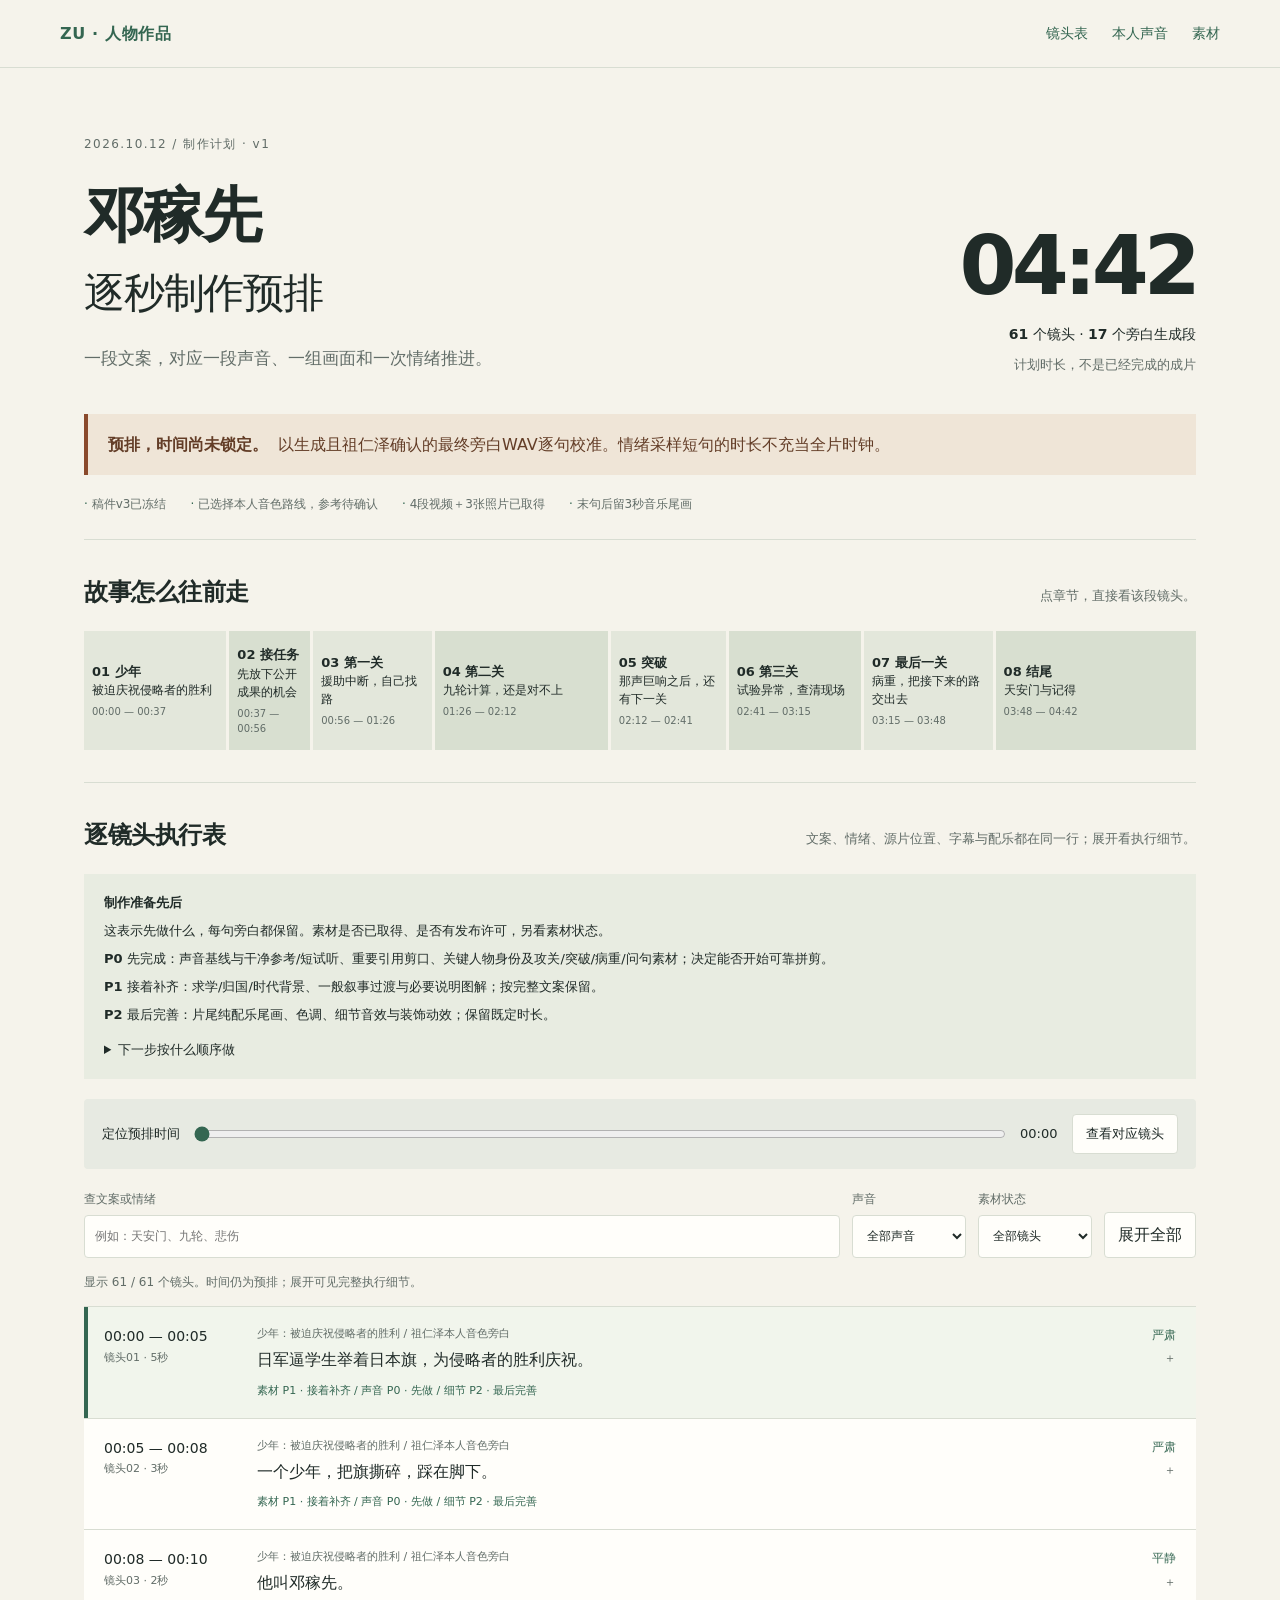
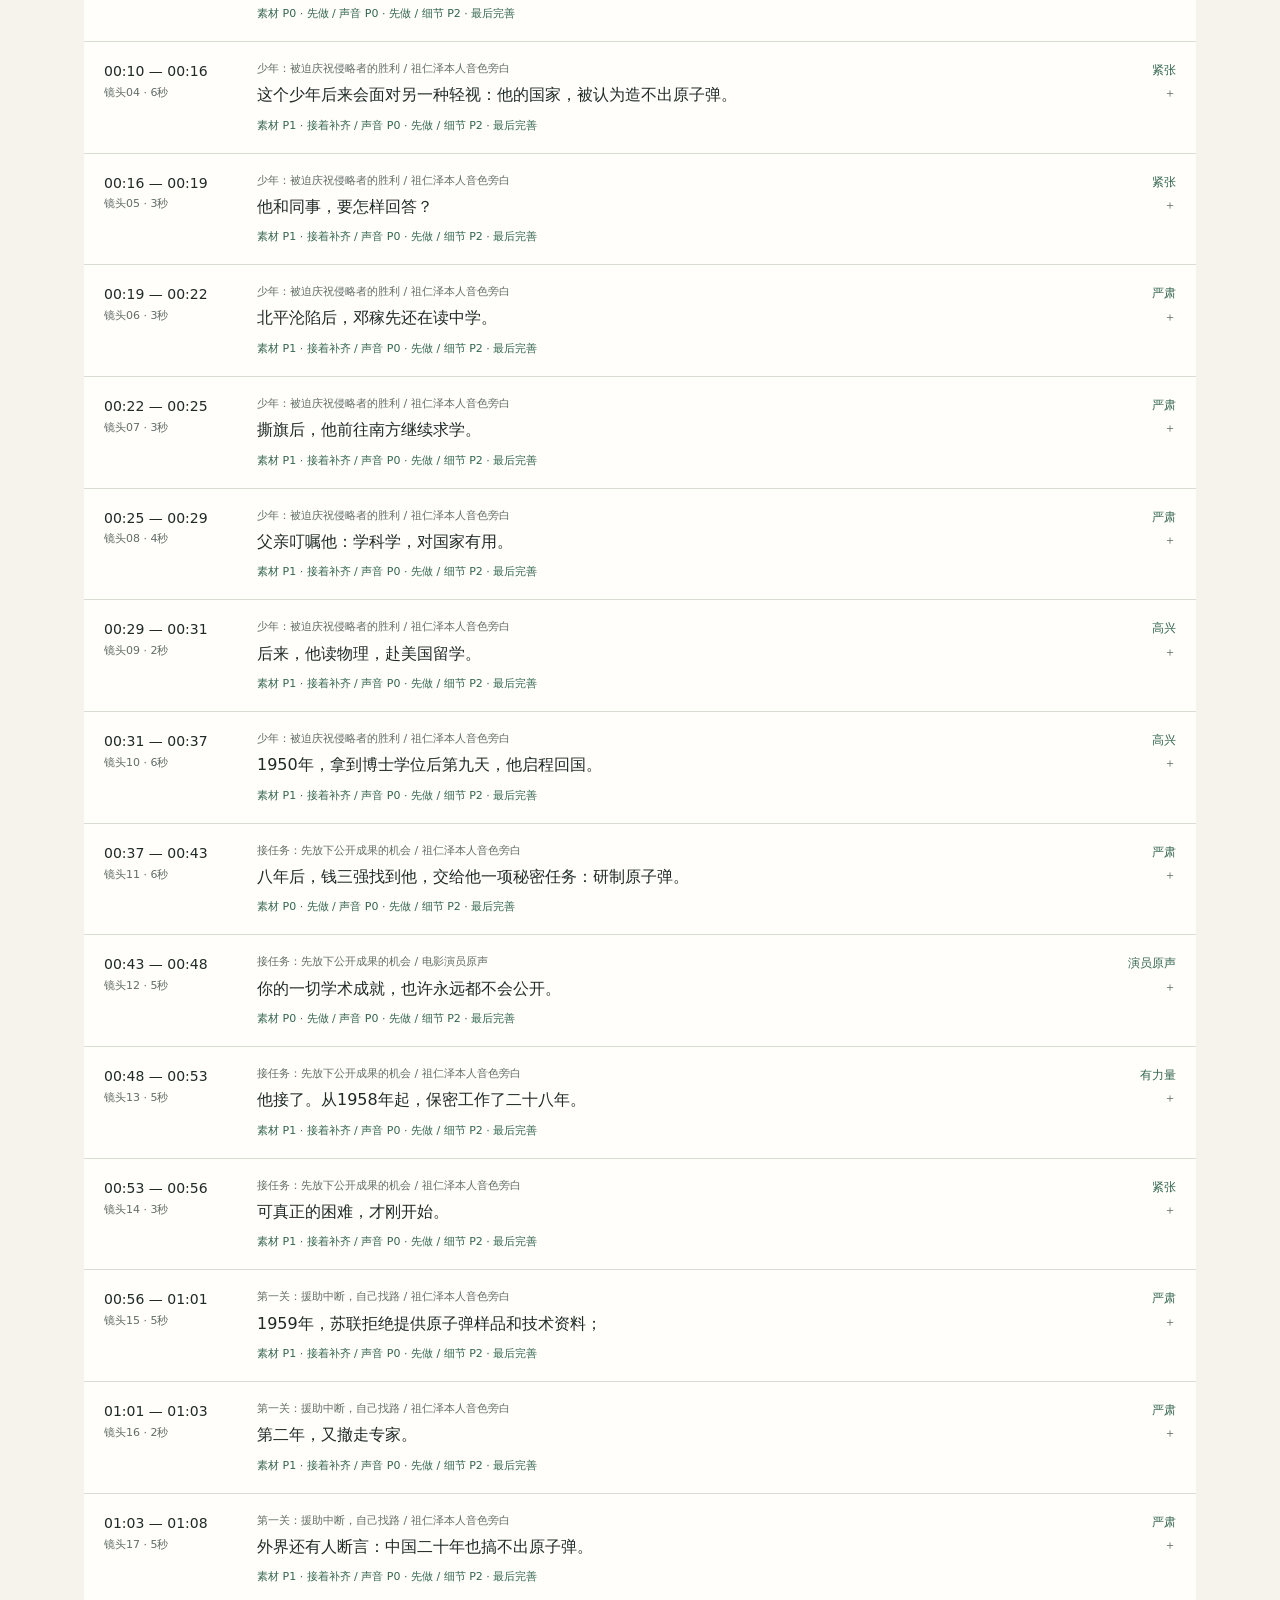
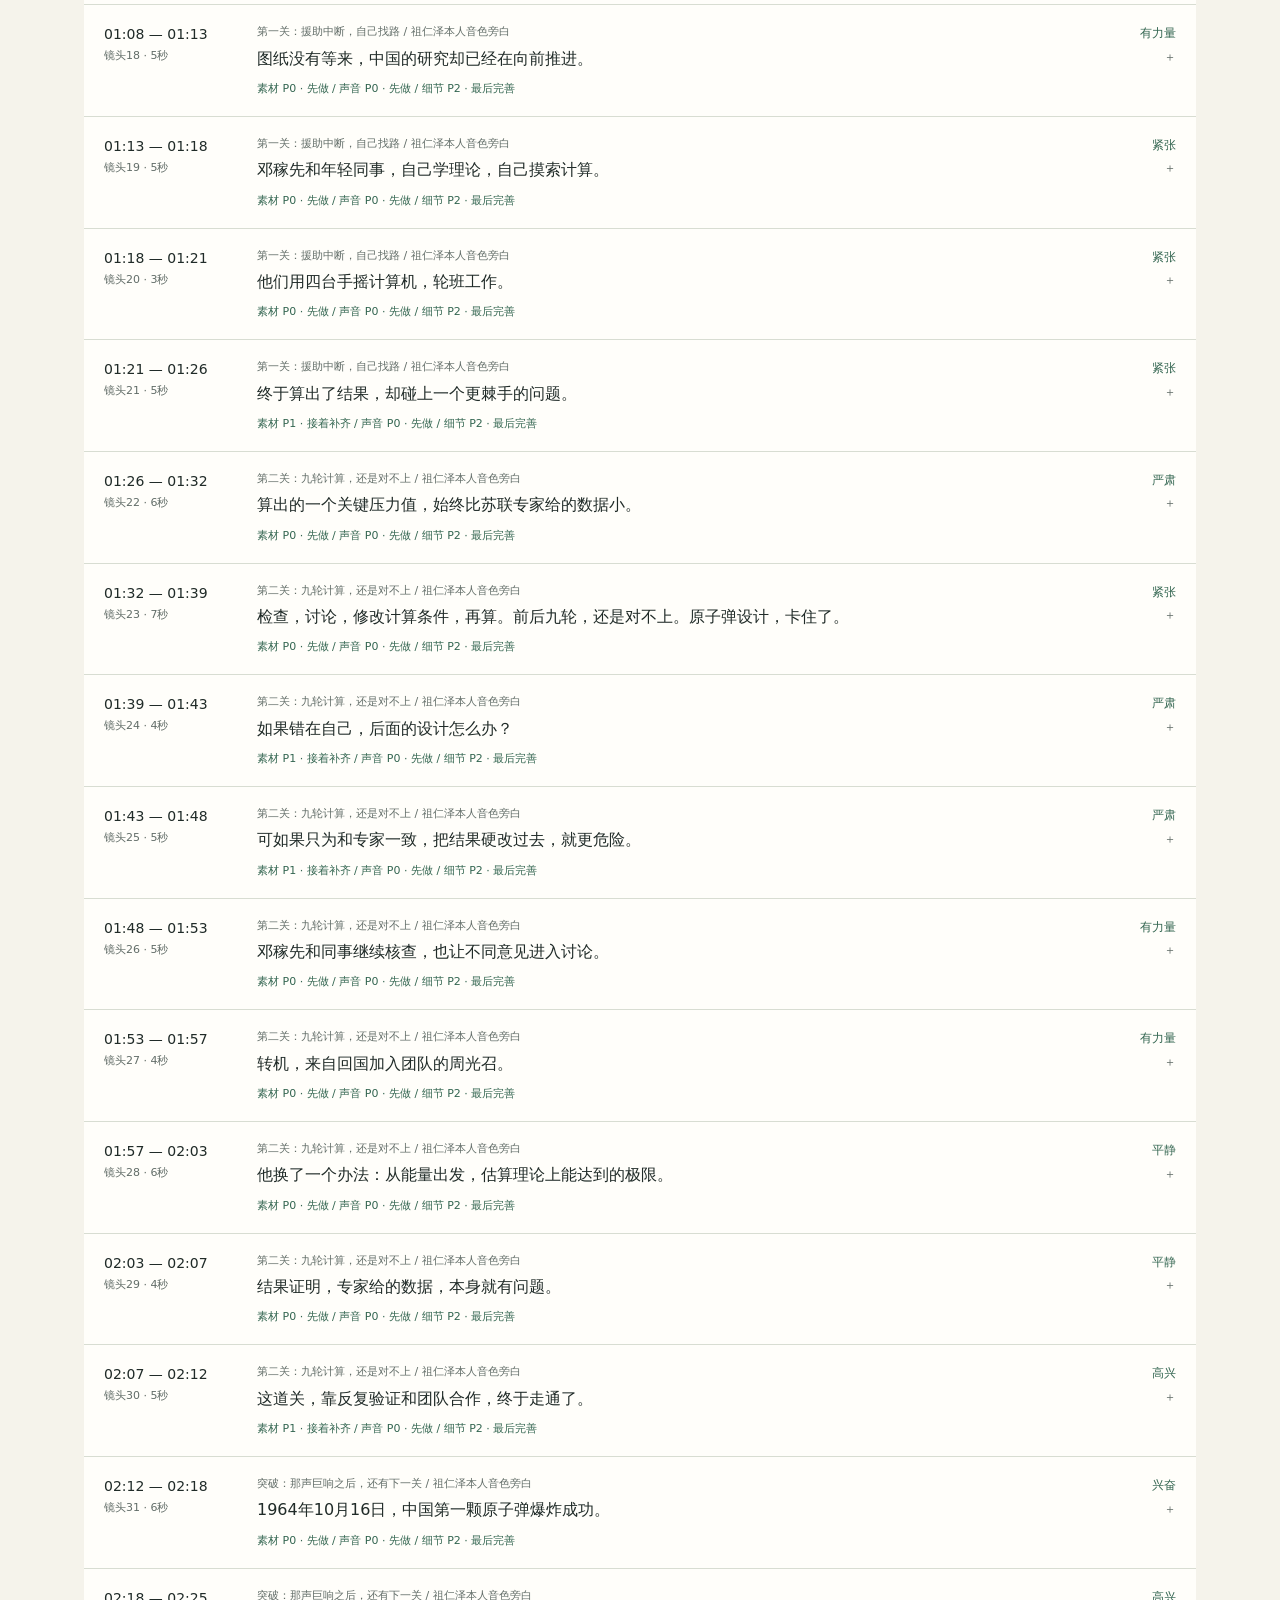
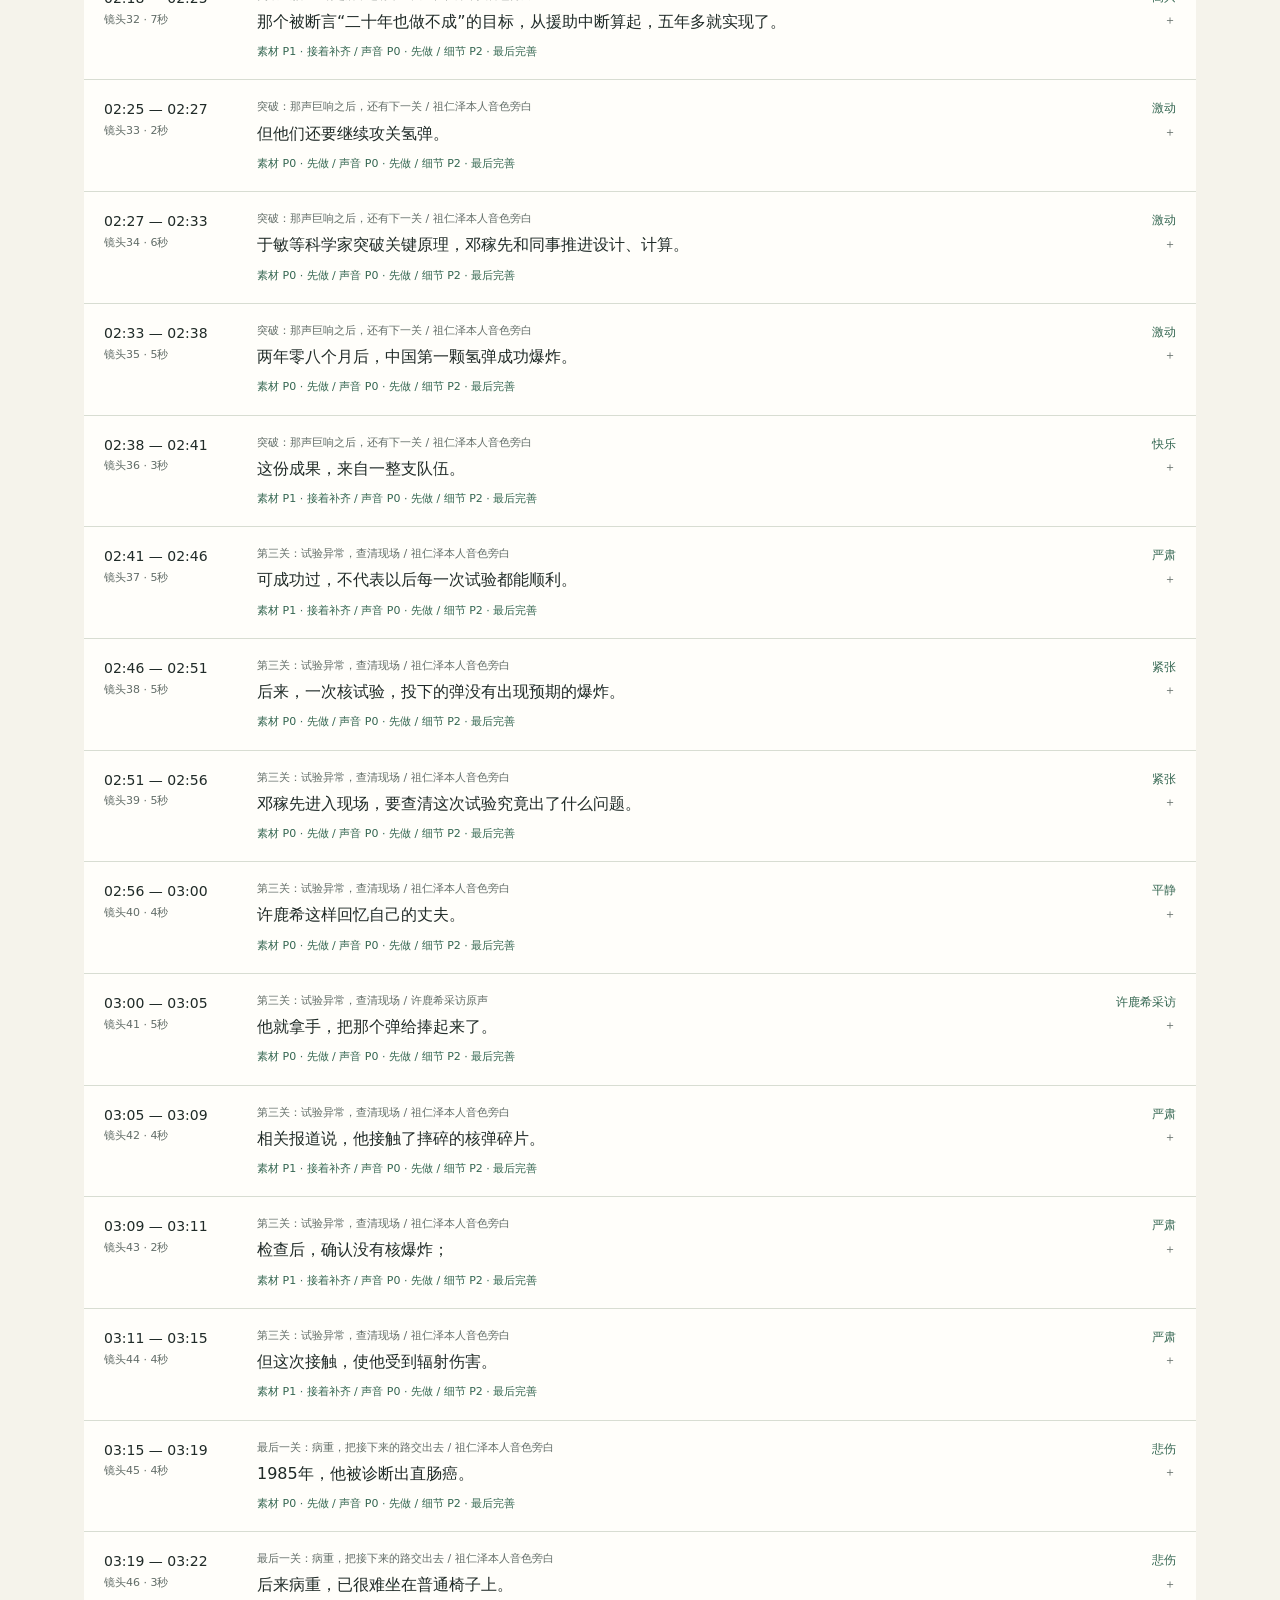
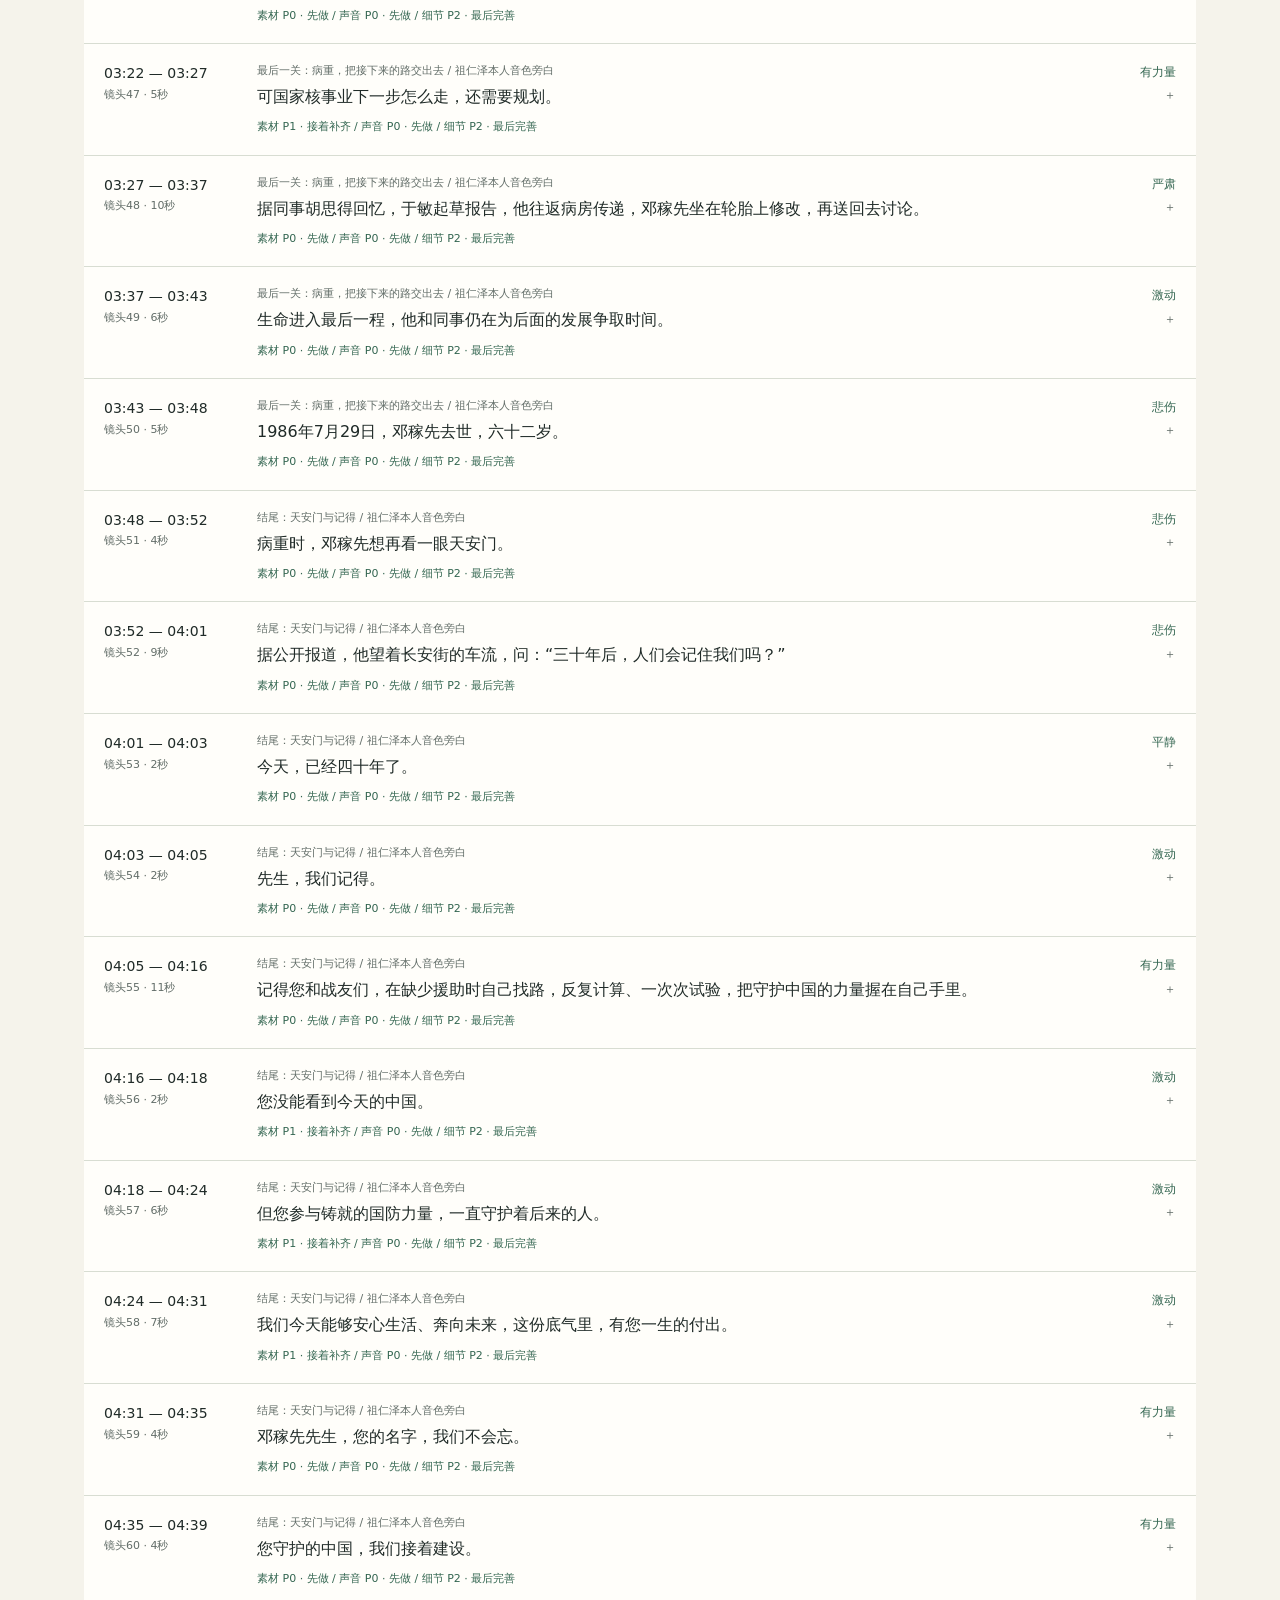
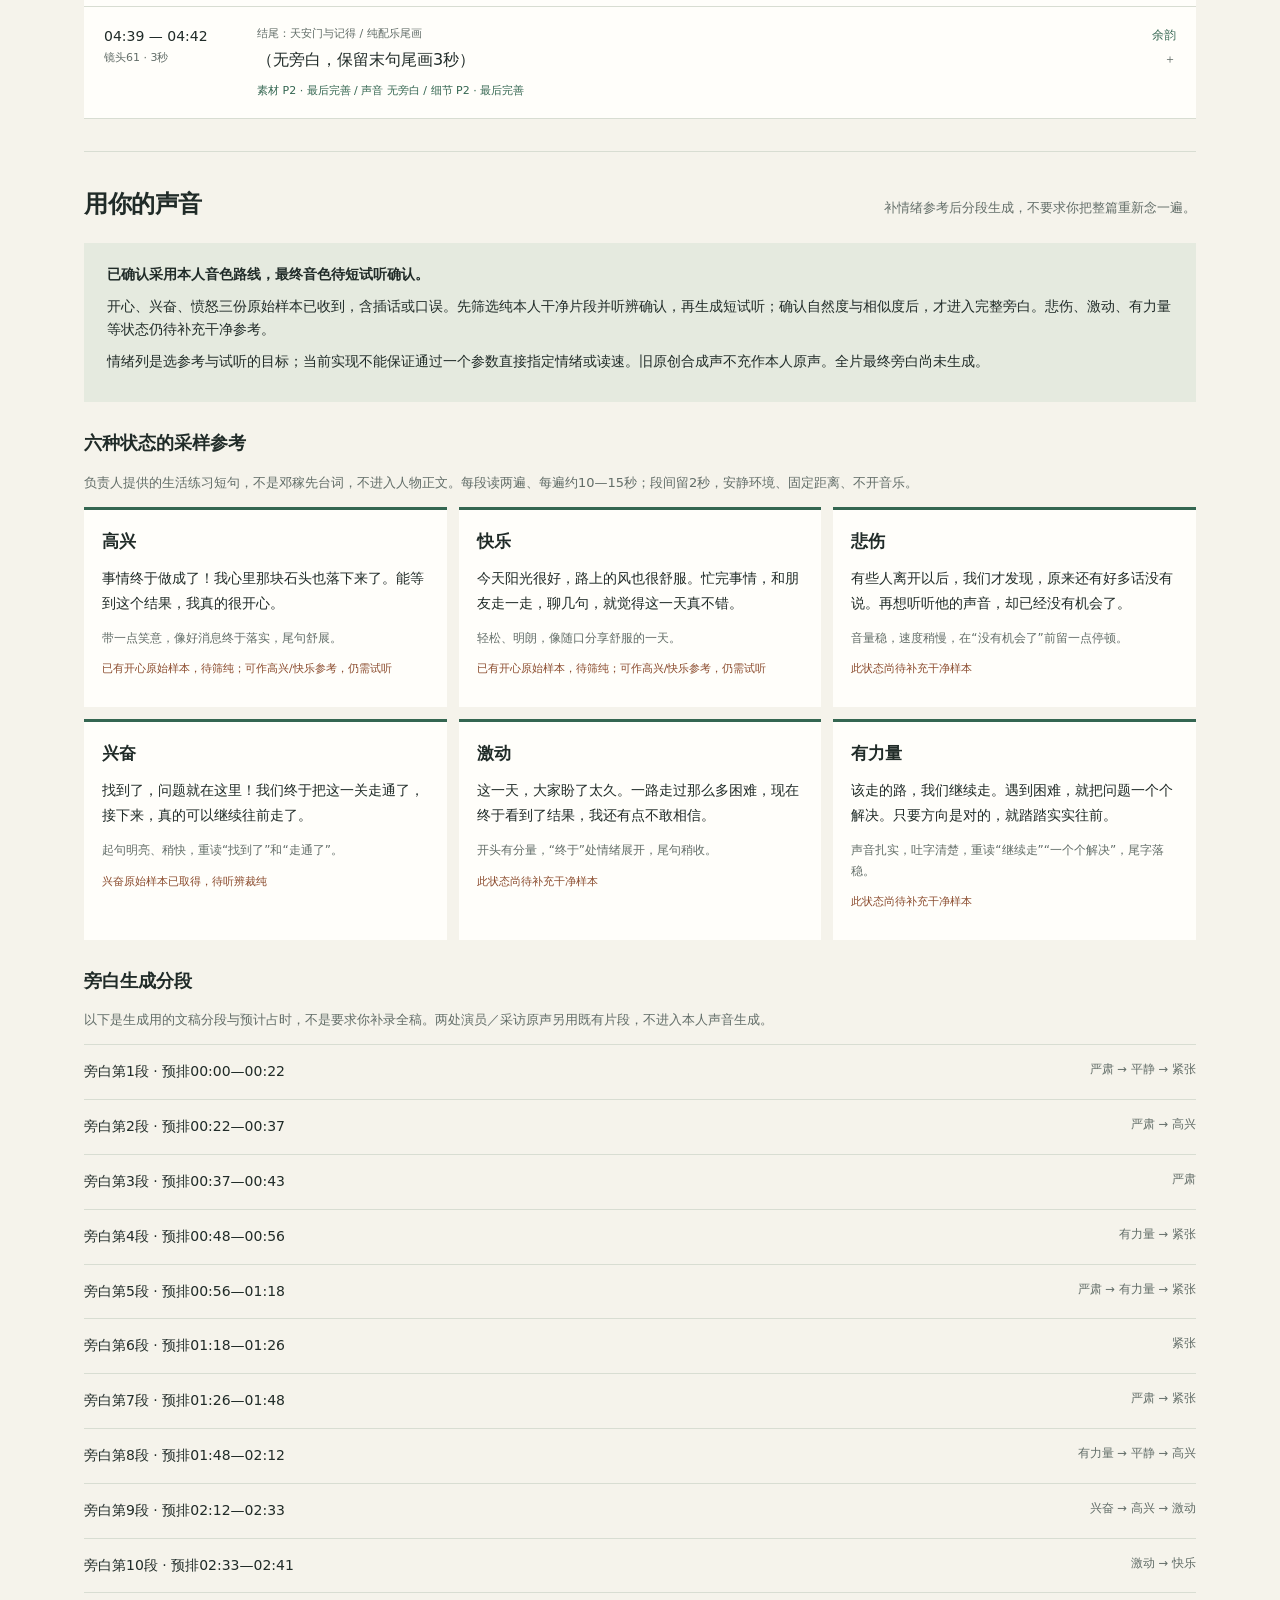
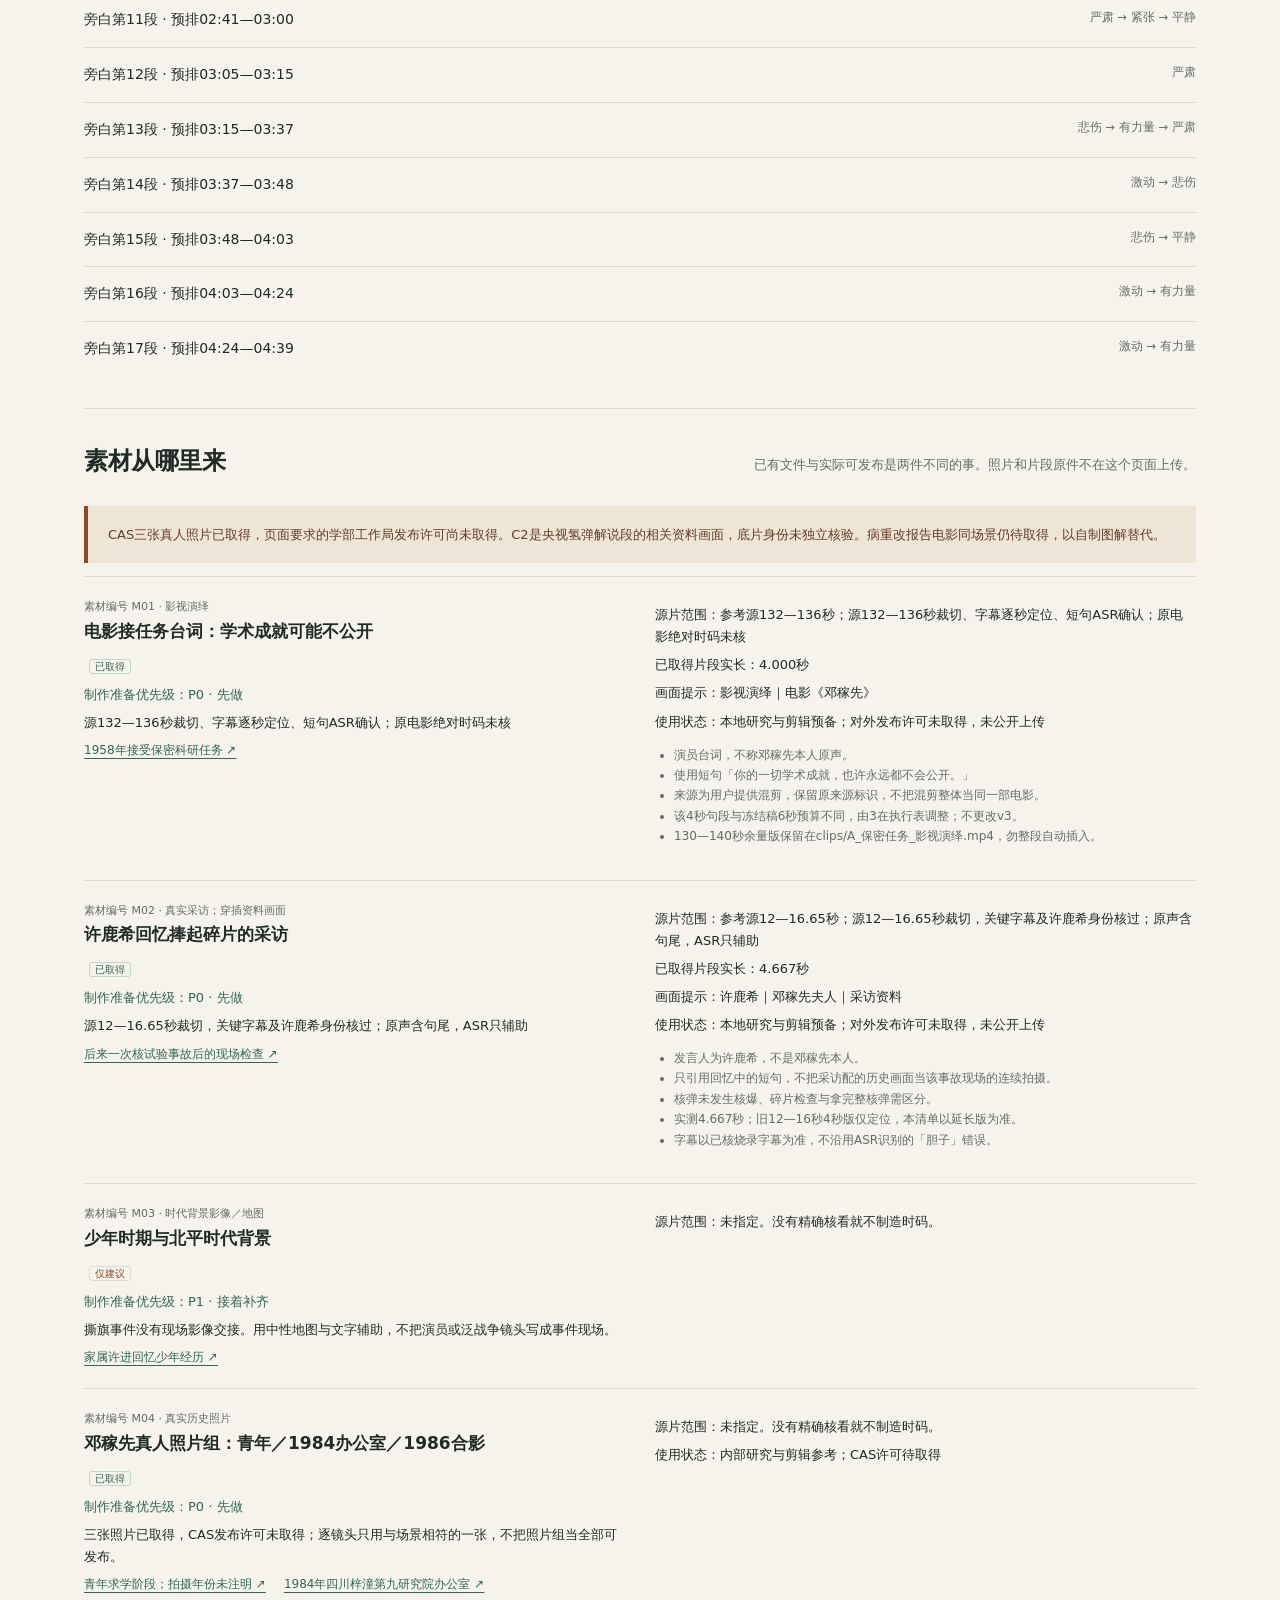
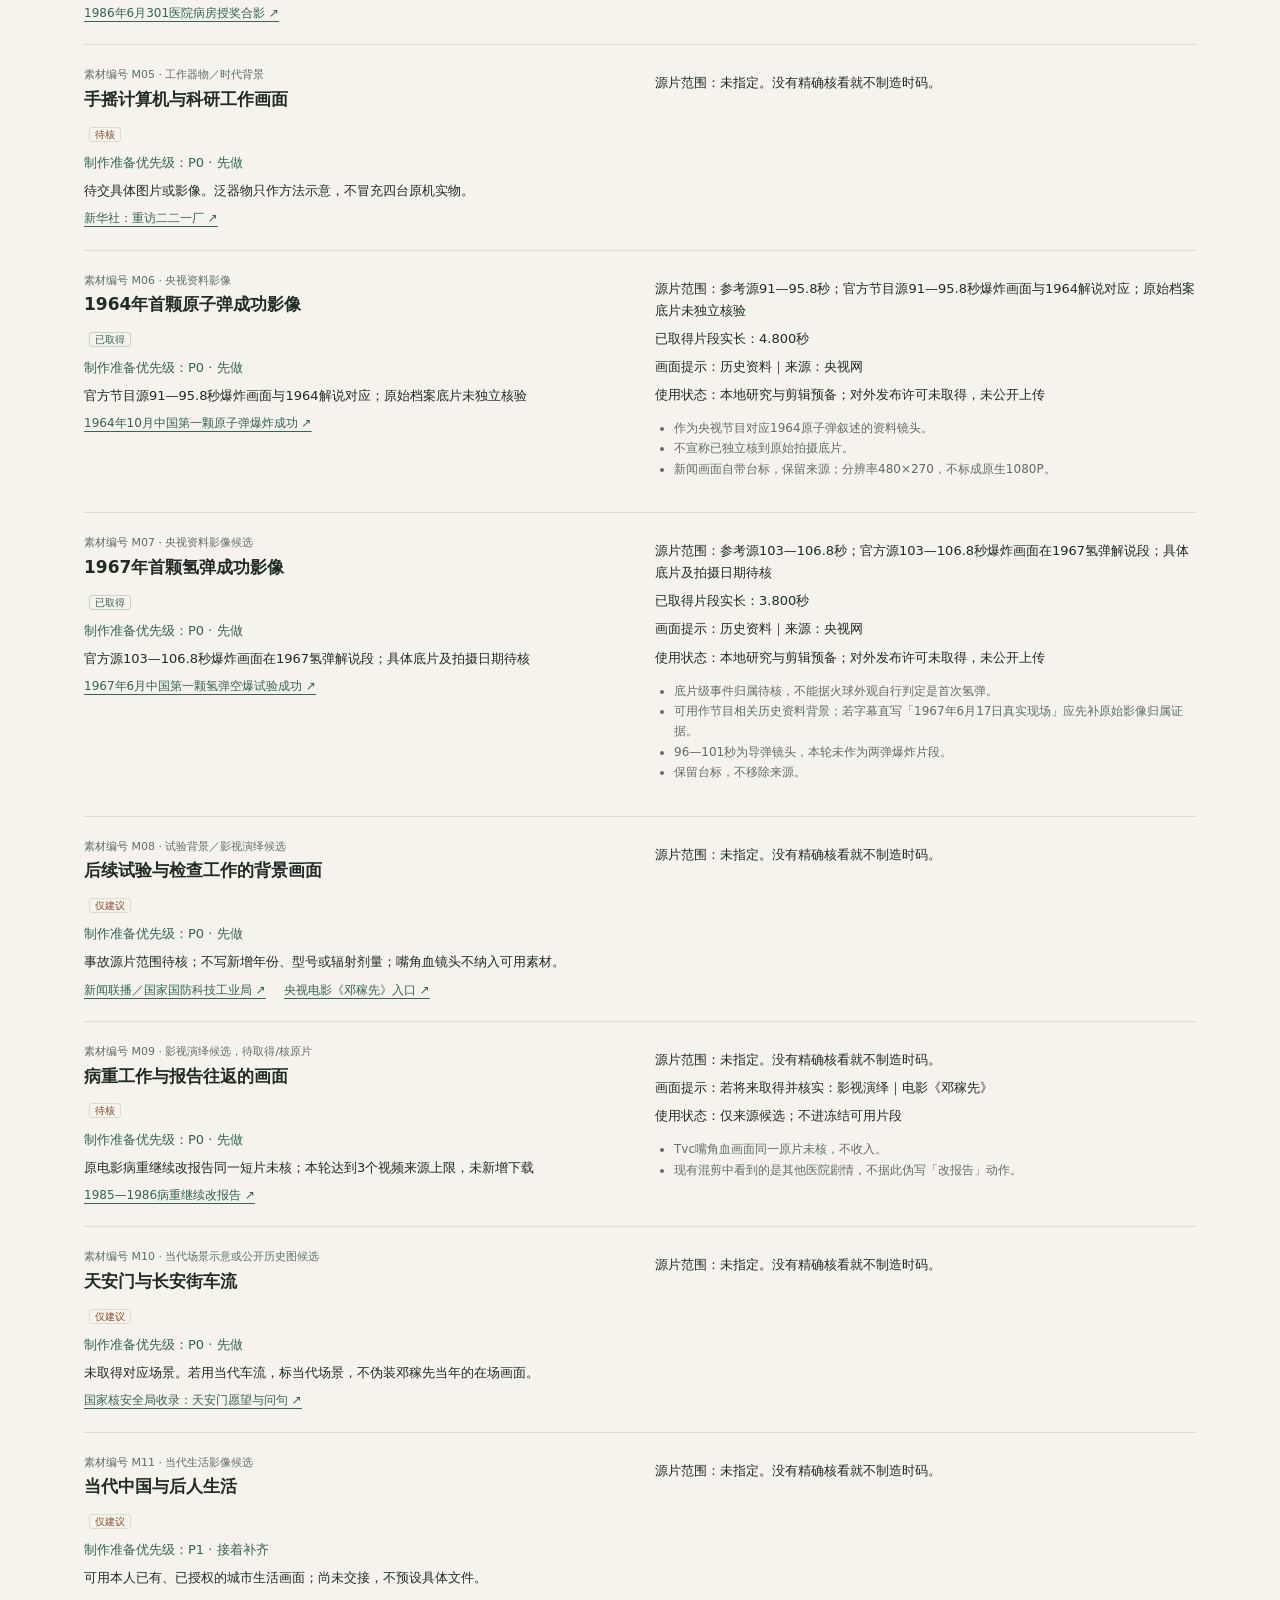
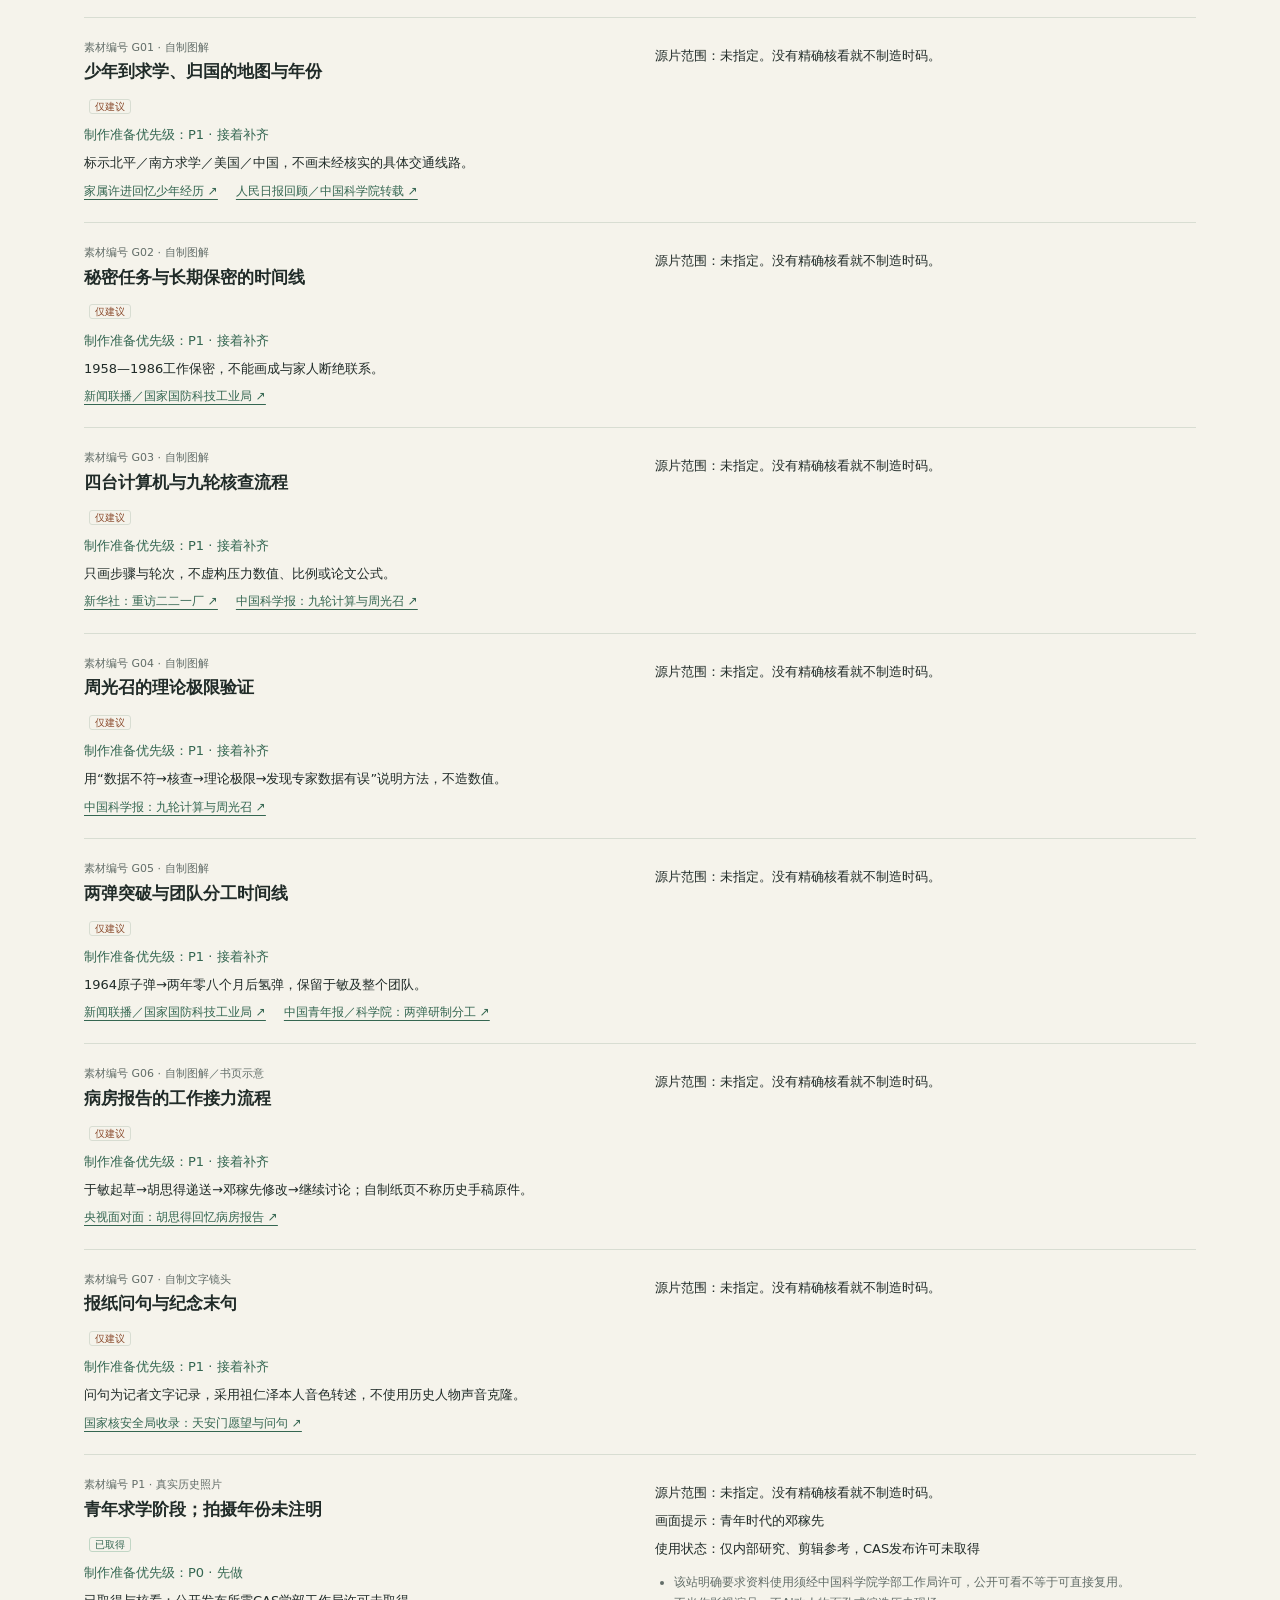
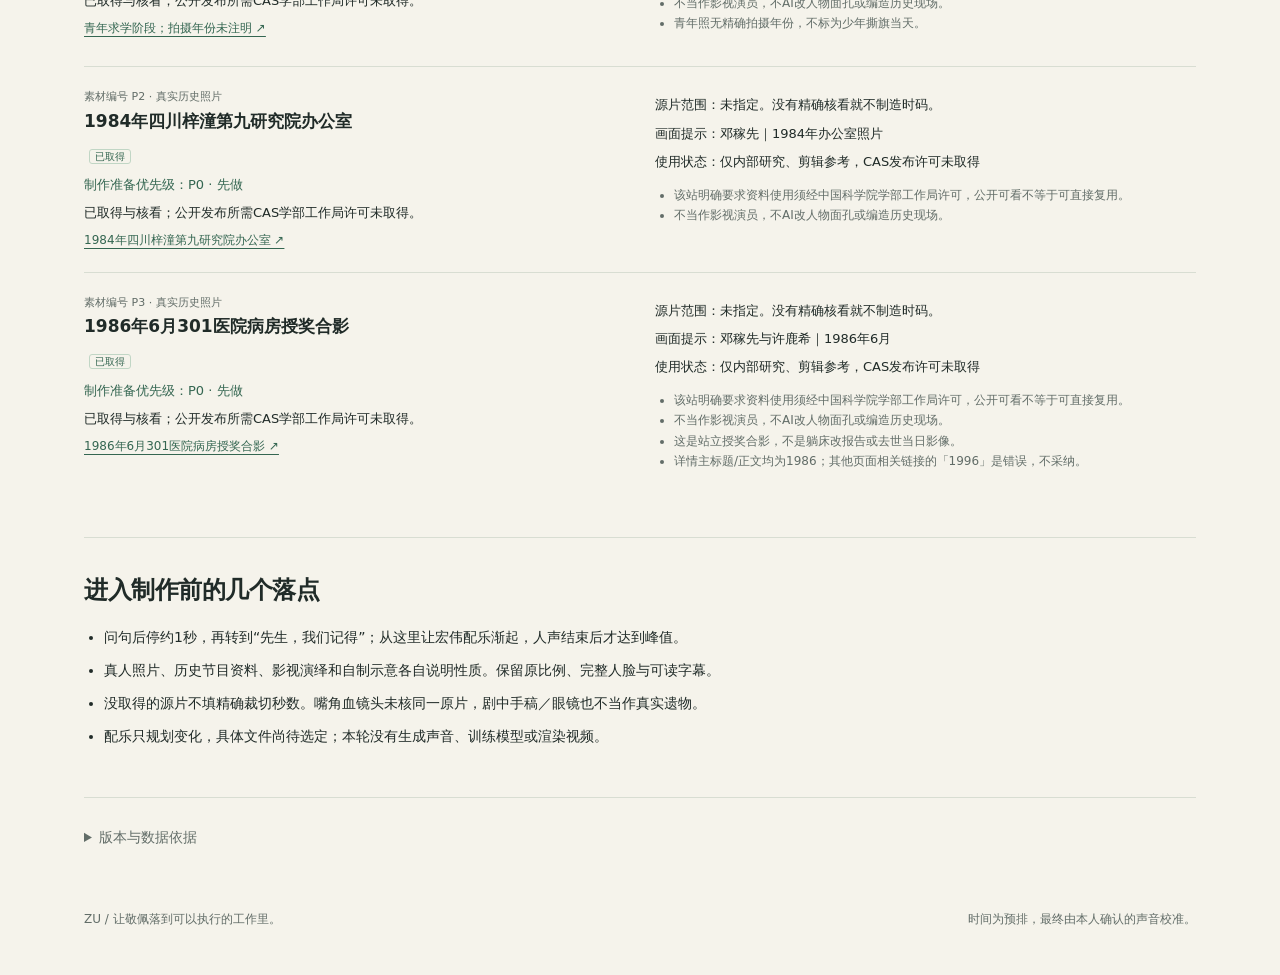
<file: deng-jiaxian/plan/index.html>
<!doctype html>
<html lang="zh-CN">
<head>
  <meta charset="utf-8"><meta name="viewport" content="width=device-width,initial-scale=1">
  <title>邓稼先｜逐秒制作预排</title>
  <meta name="description" content="依据冻结稿v3的4分42秒制作预排：61镜头、17旁白分段、素材与声音参考。以本人确认的最终旁白逐句校准。">
  <link rel="stylesheet" href="./style.css">
  <script src="./app.js" defer></script>
</head>
<body>
 <header class="top"><a href="../../">ZU · 人物作品</a><nav aria-label="页面导航"><a href="#timeline">镜头表</a><a href="#voice">本人声音</a><a href="#assets">素材</a></nav></header>
 <main>
  <section class="hero">
   <p class="eyebrow">2026.10.12 / 制作计划 · v1</p>
   <div class="hero-grid"><div><h1>邓稼先<br><span>逐秒制作预排</span></h1><p class="lead">一段文案，对应一段声音、一组画面和一次情绪推进。</p></div><div class="metric"><span id="total">04:42</span><p><b id="shotsCount">61</b> 个镜头 · <b id="voCount">17</b> 个旁白生成段</p><small>计划时长，不是已经完成的成片</small></div></div>
   <div class="notice"><strong>预排，时间尚未锁定。</strong><span>以生成且祖仁泽确认的最终旁白WAV逐句校准。情绪采样短句的时长不充当全片时钟。</span></div>
   <div class="quick"><span>稿件v3已冻结</span><span>已选择本人音色路线，参考待确认</span><span>4段视频＋3张照片已取得</span><span>末句后留3秒音乐尾画</span></div>
  </section>
  <section class="chapters"><div class="section-head"><h2>故事怎么往前走</h2><p>点章节，直接看该段镜头。</p></div><div id="chapterRail" class="chapter-rail"></div></section>
  <section id="timeline">
   <div class="section-head"><h2>逐镜头执行表</h2><p>文案、情绪、源片位置、字幕与配乐都在同一行；展开看执行细节。</p></div>
   <div class="priority-guide"><strong>制作准备先后</strong><p>这表示先做什么，每句旁白都保留。素材是否已取得、是否有发布许可，另看素材状态。</p><div id="priorityLegend"></div><details><summary>下一步按什么顺序做</summary><ol id="nextSteps"></ol></details></div>
   <div class="locator"><label for="position">定位预排时间</label><input id="position" type="range" min="0" max="281" value="0"><output id="positionLabel">00:00</output><button id="jump">查看对应镜头</button></div>
   <div class="toolbar"><label class="search-label">查文案或情绪<input id="search" type="search" placeholder="例如：天安门、九轮、悲伤"></label><label>声音<select id="voiceFilter" aria-label="声音"><option value="all">全部声音</option><option value="own">本人旁白</option><option value="insert">两处插入原声</option><option value="tail">纯音乐尾画</option></select></label><label>素材状态<select id="statusFilter" aria-label="素材状态"><option value="all">全部镜头</option><option value="acquired">有已取得素材</option><option value="pending">有素材待办</option></select></label><button id="expand">展开全部</button></div>
   <p id="resultCount" class="result-count" aria-live="polite"></p><div id="shotList" class="shot-list"></div>
  </section>
  <section id="voice">
   <div class="section-head"><h2>用你的声音</h2><p>补情绪参考后分段生成，不要求你把整篇重新念一遍。</p></div>
   <div class="voice-status"><strong>已确认采用本人音色路线，最终音色待短试听确认。</strong><p>开心、兴奋、愤怒三份原始样本已收到，含插话或口误。先筛选纯本人干净片段并听辨确认，再生成短试听；确认自然度与相似度后，才进入完整旁白。悲伤、激动、有力量等状态仍待补充干净参考。</p><p>情绪列是选参考与试听的目标；当前实现不能保证通过一个参数直接指定情绪或读速。旧原创合成声不充作本人原声。全片最终旁白尚未生成。</p></div>
   <h3>六种状态的采样参考</h3><p class="muted">负责人提供的生活练习短句，不是邓稼先台词，不进入人物正文。每段读两遍、每遍约10—15秒；段间留2秒，安静环境、固定距离、不开音乐。</p><div id="samples" class="sample-grid"></div>
   <h3>旁白生成分段</h3><p class="muted">以下是生成用的文稿分段与预计占时，不是要求你补录全稿。两处演员／采访原声另用既有片段，不进入本人声音生成。</p><div id="generation" class="generation-list"></div>
  </section>
  <section id="assets">
   <div class="section-head"><h2>素材从哪里来</h2><p>已有文件与实际可发布是两件不同的事。照片和片段原件不在这个页面上传。</p></div>
   <p class="notice small">CAS三张真人照片已取得，页面要求的学部工作局发布许可尚未取得。C2是央视氢弹解说段的相关资料画面，底片身份未独立核验。病重改报告电影同场景仍待取得，以自制图解替代。</p>
   <div id="assetList" class="asset-list"></div>
  </section>
  <section class="production-notes"><h2>进入制作前的几个落点</h2><ul><li>问句后停约1秒，再转到“先生，我们记得”；从这里让宏伟配乐渐起，人声结束后才达到峰值。</li><li>真人照片、历史节目资料、影视演绎和自制示意各自说明性质。保留原比例、完整人脸与可读字幕。</li><li>没取得的源片不填精确裁切秒数。嘴角血镜头未核同一原片，剧中手稿／眼镜也不当作真实遗物。</li><li>配乐只规划变化，具体文件尚待选定；本轮没有生成声音、训练模型或渲染视频。</li></ul></section>
  <details class="provenance"><summary>版本与数据依据</summary><p>工作源来自自媒体3唯一执行计划JSON；CSV、Markdown和本页从同一数据衍生。</p><p>冻结稿：邓稼先_逐字稿_v3.md</p><p class="hash" id="scriptHash"></p><p id="pace"></p><a href="./plan.json">查看公开计划数据 →</a><p class="muted">仅文字计划与公开来源链接；无本人音频、私密声音清单、照片原件或第三方整片。</p></details>
 </main>
 <footer>ZU / 让敬佩落到可以执行的工作里。<span>时间为预排，最终由本人确认的声音校准。</span></footer>
 <noscript><p class="notice">这个执行表需要JavaScript显示。你也可以直接打开<a href="./plan.json">文字计划数据</a>。</p></noscript>
</body></html>
</file>
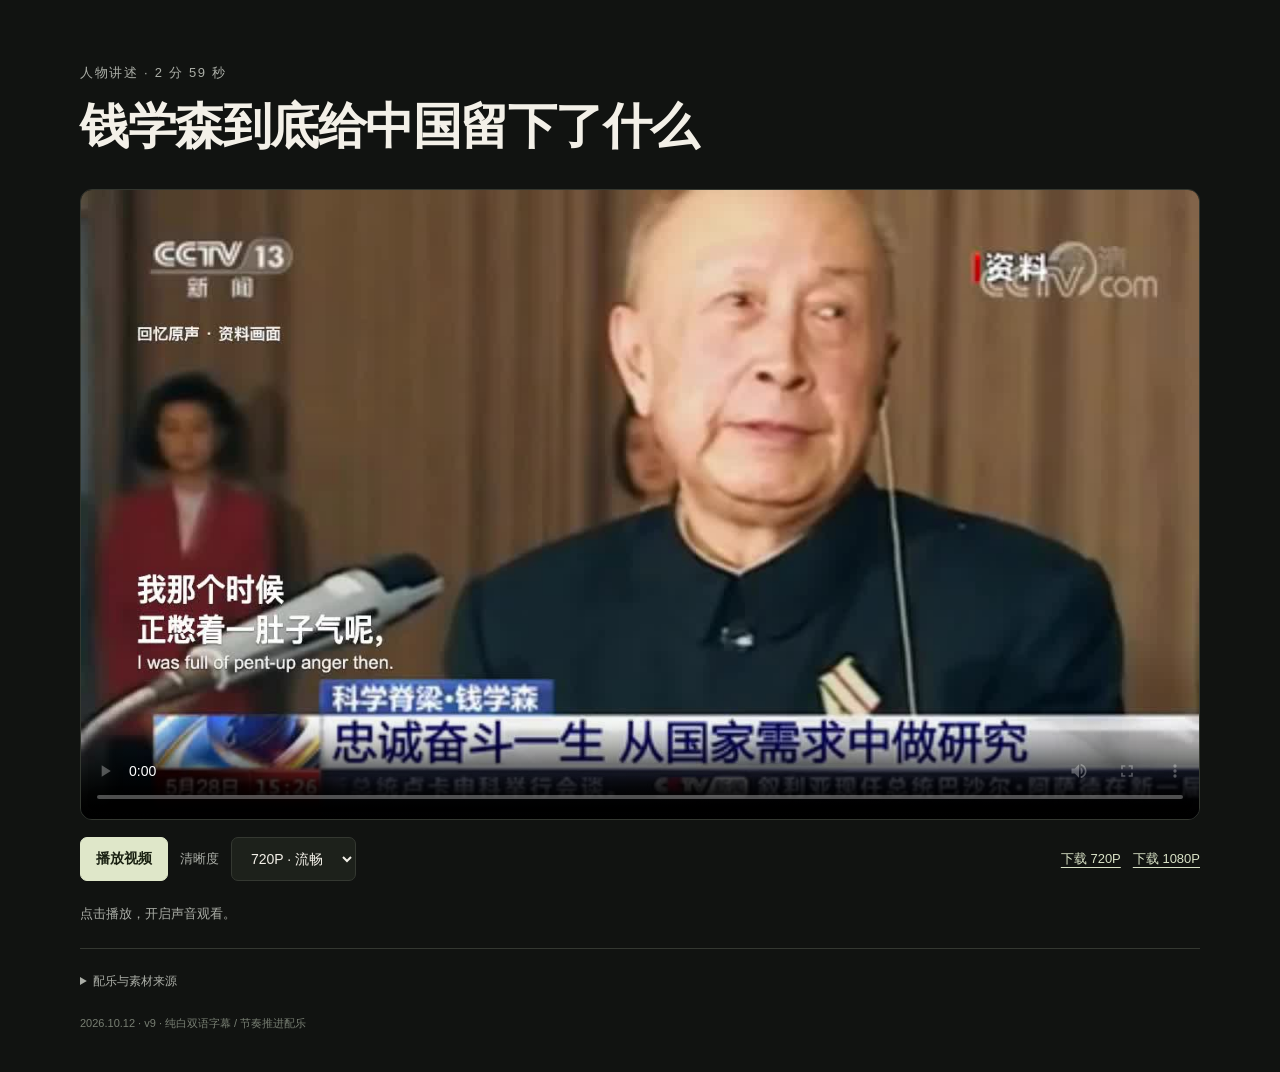
<file: qian-xuesen/v9/index.html>
<!doctype html>
<html lang="zh-CN">
<head>
  <meta charset="utf-8">
  <meta name="viewport" content="width=device-width, initial-scale=1">
  <meta name="description" content="钱学森到底给中国留下了什么——一部约三分钟的人物讲述短片。">
  <meta name="theme-color" content="#111311">
  <title>钱学森到底给中国留下了什么</title>
  <style>
    :root { color-scheme: dark; --ink: #f3f0e8; --muted: #abaea7; --line: #343831; --accent: #dfe7c9; }
    * { box-sizing: border-box; }
    body { margin: 0; background: #111311; color: var(--ink); font-family: -apple-system, BlinkMacSystemFont, "PingFang SC", "Microsoft YaHei", sans-serif; line-height: 1.65; }
    main { width: min(100% - 64px, 1120px); margin: 0 auto; padding: 62px 0 40px; }
    .eyebrow { margin: 0 0 12px; color: var(--muted); font-size: 13px; letter-spacing: .13em; }
    h1 { margin: 0 0 30px; font-size: clamp(28px, 4.5vw, 49px); line-height: 1.3; font-weight: 650; letter-spacing: -.03em; text-wrap: balance; }
    .player { overflow: hidden; border: 1px solid var(--line); border-radius: 12px; background: #000; }
    video { display: block; width: 100%; max-width: 100%; aspect-ratio: 16 / 9; background: #000; }
    .tools { display: flex; align-items: center; justify-content: space-between; flex-wrap: wrap; gap: 16px; padding: 17px 0 22px; }
    .controls, .downloads { display: flex; align-items: center; flex-wrap: wrap; gap: 12px; }
    button, select { min-height: 44px; border: 1px solid var(--line); border-radius: 7px; padding: 9px 15px; font: inherit; font-size: 14px; }
    button { cursor: pointer; background: var(--accent); color: #192011; border-color: var(--accent); font-weight: 600; }
    select { background: #1d211b; color: var(--ink); cursor: pointer; }
    .quality-label { font-size: 13px; color: var(--muted); }
    a { color: #d9e2c6; text-underline-offset: 4px; overflow-wrap: anywhere; }
    .downloads a { display: inline-flex; align-items: center; min-height: 44px; font-size: 13px; }
    button:focus-visible, select:focus-visible, a:focus-visible, summary:focus-visible { outline: 2px solid var(--accent); outline-offset: 4px; }
    .status { min-height: 1.5em; margin: 0 0 24px; color: var(--muted); font-size: 13px; }
    footer { border-top: 1px solid var(--line); padding-top: 19px; color: var(--muted); font-size: 12px; }
    summary { width: fit-content; cursor: pointer; padding: 4px 0; }
    .credit { max-width: 820px; }
    .credit p { margin: 12px 0; }
    .edition { margin: 18px 0 0; color: #777e72; font-size: 11px; }
    @media (max-width: 600px) {
      main { width: min(100% - 32px, 1120px); padding-top: 30px; }
      h1 { margin-bottom: 22px; font-size: clamp(26px, 7.4vw, 35px); }
      .title-line { display: block; }
      .player { border-radius: 8px; }
      .tools { align-items: flex-start; gap: 8px; }
      .controls { gap: 8px; }
      .downloads { gap: 16px; }
      .quality-label { display: none; }
      button, select { padding-inline: 12px; }
    }
  </style>
</head>
<body>
  <main>
    <p class="eyebrow">人物讲述 · 2 分 59 秒</p>
    <h1><span class="title-line">钱学森到底给中国</span><span class="title-line">留下了什么</span></h1>
    <div class="player">
      <video id="film" controls playsinline preload="metadata" poster="poster.jpg" aria-label="钱学森人物讲述短片">
        <source src="qian-v9-720p.mp4" type="video/mp4">
        你的浏览器暂不支持播放，请使用下方链接打开视频。
      </video>
    </div>
    <div class="tools">
      <div class="controls">
        <button id="play" type="button">播放视频</button>
        <span class="quality-label">清晰度</span>
        <select id="quality" aria-label="视频清晰度">
          <option value="720p">720P · 流畅</option>
          <option value="1080p">1080P</option>
        </select>
      </div>
      <div class="downloads">
        <a href="qian-v9-720p.mp4" download>下载 720P</a>
        <a href="qian-v9-1080p.mp4" download>下载 1080P</a>
      </div>
    </div>
    <p id="status" class="status" role="status" aria-live="polite">点击播放，开启声音观看。</p>
    <footer>
      <details>
        <summary>配乐与素材来源</summary>
        <div class="credit">
          <p>Music: Ascension by Scott Buckley — CC BY 4.0.<br>
            <a href="https://www.scottbuckley.com.au/library/ascension/" target="_blank" rel="noopener noreferrer">曲目与作者</a> ·
            <a href="https://creativecommons.org/licenses/by/4.0/" target="_blank" rel="noopener noreferrer">CC BY 4.0 许可</a><br>
            Edited excerpt, fades, narration ducking and speech-band reduction.</p>
          <p>历史影像：央视《科学脊梁·钱学森》及《国家记忆》“两弹结合”专题。
            <a href="https://tv.cctv.com/2021/05/28/VIDEyTeOM7ndxUQpp2CxABPj210528.shtml" target="_blank" rel="noopener noreferrer">科学脊梁</a> ·
            <a href="https://tv.cctv.com/2017/08/04/VIDEQlIDGhDZbNuVNgFwg4SY170804.shtml" target="_blank" rel="noopener noreferrer">试验准备</a> ·
            <a href="https://tv.cctv.com/2017/08/04/VIDEEpXGFTGDXShJcD4ge3NI170804.shtml" target="_blank" rel="noopener noreferrer">试验成功</a></p>
          <p>照片资料：
            <a href="https://www.cast.cn/news/6934" target="_blank" rel="noopener noreferrer">中国航天科技集团五院</a> ·
            <a href="https://xcb.ustc.edu.cn/info/1011/22472.htm" target="_blank" rel="noopener noreferrer">中国科学技术大学</a> ·
            <a href="https://www.cas.cn/zt/rwzt/qxsssyzn/sptj/201010/t20101031_3000094.html" target="_blank" rel="noopener noreferrer">中国科学院</a></p>
        </div>
      </details>
      <p class="edition">2026.10.12 · v9 · 纯白双语字幕 / 节奏推进配乐</p>
    </footer>
  </main>
  <script>
    'use strict';
    const film = document.getElementById('film');
    const button = document.getElementById('play');
    const quality = document.getElementById('quality');
    const status = document.getElementById('status');
    function reportFailure() { status.textContent = '视频暂未加载成功，请刷新页面，或切换清晰度。'; }
    button.addEventListener('click', () => {
      if (film.paused || film.ended) {
        if (film.ended) film.currentTime = 0;
        film.play().catch(reportFailure);
      } else film.pause();
    });
    film.addEventListener('play', () => { button.textContent = '暂停视频'; status.textContent = ''; });
    film.addEventListener('pause', () => { button.textContent = film.ended ? '重新播放' : '继续播放'; });
    film.addEventListener('ended', () => { button.textContent = '重新播放'; status.textContent = '已播放完毕。'; });
    film.addEventListener('error', reportFailure);
    quality.addEventListener('change', () => {
      const time = film.currentTime;
      const keepPlaying = !film.paused && !film.ended;
      status.textContent = '正在切换清晰度…';
      film.addEventListener('loadedmetadata', () => {
        film.currentTime = Math.min(time, Math.max(0, film.duration - .1));
        status.textContent = '';
        if (keepPlaying) film.play().catch(reportFailure);
      }, { once: true });
      film.src = quality.value === '1080p' ? 'qian-v9-1080p.mp4' : 'qian-v9-720p.mp4';
      film.load();
    });
  </script>
</body>
</html>
</file>
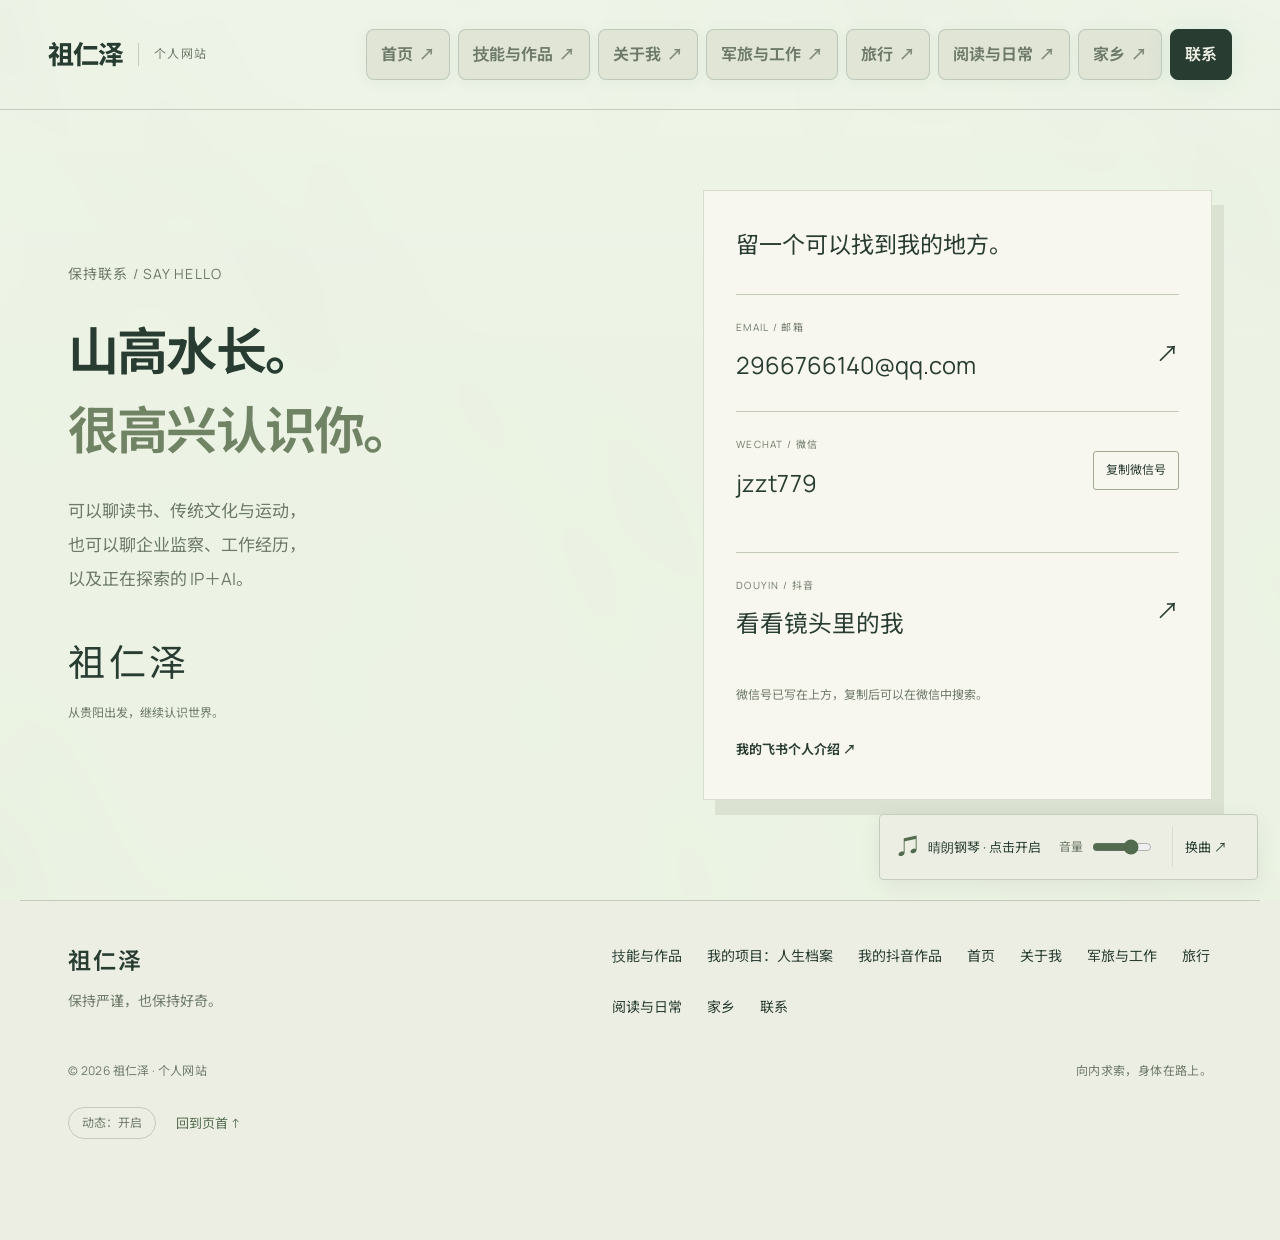
<file: contact.html>
<!doctype html>
<html lang="zh-CN"><head><meta charset="UTF-8"><meta name="viewport" content="width=device-width, initial-scale=1"><meta name="description" content="祖仁泽的个人网站。法律出身，武警退伍，企业监察。读书、跑步、写东西，探索 IP＋AI。"><meta name="theme-color" content="#192d38"><title>保持联系 · 祖仁泽</title><link rel="stylesheet" href="style.css?v=20261006-editorial-v15"><link rel="stylesheet" href="motion.css?v=20261006-motion-v18"><link rel="stylesheet" href="editorial.css?v=20261006-stories-v20"><meta name="author" content="祖仁泽"><meta name="robots" content="index,follow,max-image-preview:large"><link rel="canonical" href="https://zurenze1.github.io/zurenze-personal-site/contact.html"><meta property="og:type" content="website"><meta property="og:locale" content="zh_CN"><meta property="og:site_name" content="祖仁泽个人网站"><meta property="og:title" content="保持联系 · 祖仁泽"><meta property="og:description" content="祖仁泽的个人网站。法律出身，武警退伍，企业监察。读书、跑步、写东西，探索 IP＋AI。"><meta property="og:url" content="https://zurenze1.github.io/zurenze-personal-site/contact.html"><meta property="og:image" content="https://zurenze1.github.io/zurenze-personal-site/assets/photos/seaside/coastal-rocks.jpg"><meta name="twitter:card" content="summary_large_image"><script type="application/ld+json">{"@context":"https://schema.org","@graph":[{"@type":"Person","@id":"https://zurenze1.github.io/zurenze-personal-site/#person","name":"祖仁泽","url":"https://zurenze1.github.io/zurenze-personal-site/","sameAs":["https://github.com/zurenze1","https://zurenze1.github.io/life-archive/author/"],"subjectOf":{"@type":"SoftwareApplication","@id":"https://zurenze1.github.io/life-archive/#application","name":"人生档案","url":"https://zurenze1.github.io/life-archive/","author":{"@id":"https://zurenze1.github.io/zurenze-personal-site/#person"}}},{"@type":"WebSite","@id":"https://zurenze1.github.io/zurenze-personal-site/#website","name":"祖仁泽个人网站","url":"https://zurenze1.github.io/zurenze-personal-site/","inLanguage":"zh-CN","publisher":{"@id":"https://zurenze1.github.io/zurenze-personal-site/#person"}},{"@type":"WebPage","@id":"https://zurenze1.github.io/zurenze-personal-site/contact.html#page","url":"https://zurenze1.github.io/zurenze-personal-site/contact.html","name":"保持联系 · 祖仁泽","description":"祖仁泽的个人网站。法律出身，武警退伍，企业监察。读书、跑步、写东西，探索 IP＋AI。","isPartOf":{"@id":"https://zurenze1.github.io/zurenze-personal-site/#website"},"about":{"@id":"https://zurenze1.github.io/zurenze-personal-site/#person"}}]}</script><link rel="stylesheet" href="interaction.css?v=20261006-entry-v21"><link rel="stylesheet" href="stories.css?v=20261007-sphere-v22"><link rel="preload" href="assets/fonts/noto-sans-sc.woff2" as="font" type="font/woff2" crossorigin><link rel="stylesheet" href="modern.css?v=20261013-v27"></head><body class="contact"><div class="page-atmosphere" aria-hidden="true"><canvas class="living-water" data-tone="sage"></canvas></div><a class="skip-link" href="#main">跳至正文</a><header class="site-header"><a class="wordmark" href="index.html" aria-label="祖仁泽首页"><strong>祖仁泽</strong><small>个人网站</small></a><nav class="header-links" aria-label="主导航"><a href="index.html">首页<span class="nav-cue" aria-hidden="true">↗</span></a><a href="skills.html">技能与作品<span class="nav-cue" aria-hidden="true">↗</span></a><a href="about.html">关于我<span class="nav-cue" aria-hidden="true">↗</span></a><a href="journey.html">军旅与工作<span class="nav-cue" aria-hidden="true">↗</span></a><a href="travel.html">旅行<span class="nav-cue" aria-hidden="true">↗</span></a><a href="notes.html">阅读与日常<span class="nav-cue" aria-hidden="true">↗</span></a><a href="hometown.html">家乡<span class="nav-cue" aria-hidden="true">↗</span></a><a href="contact.html" aria-current="page">联系<span class="nav-cue" aria-hidden="true">↗</span></a></nav><button class="menu-toggle" aria-label="打开导航" aria-expanded="false" aria-controls="navigation">浏览目录 <span aria-hidden="true">↗</span></button></header><nav class="navigation" id="navigation" aria-label="移动端导航" inert><p class="nav-intro">每一段经历，<br>都成为自己的一部分。</p><div class="nav-items"><a href="index.html"><small>00</small><span>首页</span></a><a href="about.html"><small>01</small><span>关于我</span></a><a href="journey.html"><small>02</small><span>军旅与工作</span></a><a href="travel.html"><small>03</small><span>旅行</span></a><a href="notes.html"><small>04</small><span>阅读与日常</span></a><a href="hometown.html"><small>05</small><span>家乡</span></a><a href="contact.html" aria-current="page"><small>06</small><span>联系</span></a></div><p class="nav-bottom">贵阳出发，一路行来。</p></nav><main id="main"><section class="contact-editorial"><div class="contact-letter"><p class="section-label">保持联系 / SAY HELLO</p><h1>山高水长。<br><span>很高兴认识你。</span></h1><p>可以聊读书、传统文化与运动，<br>也可以聊企业监察、工作经历，<br>以及正在探索的 IP＋AI。</p><span class="letter-signature">祖仁泽</span><small>从贵阳出发，继续认识世界。</small></div><div class="contact-card"><p class="contact-card-title">留一个可以找到我的地方。</p><div class="contact-methods"><a class="contact-method" href="mailto:2966766140@qq.com"><span><small>EMAIL / 邮箱</small><strong>2966766140@qq.com</strong></span><b aria-hidden="true">↗</b></a><div class="contact-method"><span><small>WECHAT / 微信</small><strong>jzzt779</strong></span><button type="button" data-copy="jzzt779" aria-label="复制微信号 jzzt779">复制微信号</button></div></div><p class="copy-feedback" role="status" aria-live="polite"></p><a class="contact-method" href="https://v.douyin.com/hqrUaErHYb4/" target="_blank" rel="noopener noreferrer"><span><small>DOUYIN / 抖音</small><strong>看看镜头里的我</strong></span><b aria-hidden="true">↗</b></a><p class="contact-note">微信号已写在上方，复制后可以在微信中搜索。</p><a class="text-link" href="https://my.feishu.cn/docx/AsuHdgqfuoSTkexsBloctf51nJf" target="_blank" rel="noopener noreferrer">我的飞书个人介绍 ↗</a></div></section></main><footer class="site-footer"><div class="footer-top"><div><a class="footer-home" href="index.html">祖仁泽</a><p class="footer-note">保持严谨，也保持好奇。</p></div><nav class="footer-nav" aria-label="页脚导航"><a href="skills.html">技能与作品</a><a href="https://zurenze1.github.io/life-archive/">我的项目：人生档案</a><a href="https://v.douyin.com/hqrUaErHYb4/" target="_blank" rel="noopener noreferrer">我的抖音作品</a><a href="index.html">首页</a><a href="about.html">关于我</a><a href="journey.html">军旅与工作</a><a href="travel.html">旅行</a><a href="notes.html">阅读与日常</a><a href="hometown.html">家乡</a><a href="contact.html">联系</a></nav></div><div class="footer-bottom"><span>© <span data-year>2026</span> 祖仁泽 · 个人网站</span><span>向内求索，身体在路上。</span></div></footer><aside class="sound-dock" aria-label="选择和播放音乐"><button class="ambient-toggle" type="button" aria-pressed="false" aria-label="开启背景轻音乐"><span class="sound-icon" aria-hidden="true">♫</span><span class="ambient-label">轻音乐 · 点击开启</span></button><label class="ambient-volume-label"><span>音量</span><input class="ambient-volume" type="range" min="0" max="100" value="45" aria-label="背景音乐音量"></label><a href="notes.html#music" class="sound-more" aria-label="选歌和音乐来源">选歌</a></aside><audio id="ambient-audio" loop preload="metadata" src="assets/audio/piano-refreshing-peritune.mp3"></audio><script src="music.js?v=20261013-v36"></script><script src="script.js?v=20261006-editorial-v15"></script><script src="motion.js?v=20261013-v36"></script><script src="editorial.js?v=20261006-stories-v20"></script><script src="interaction.js?v=20261013-v26"></script><script src="stories.js?v=20261013-v35"></script><script src="water.js?v=20261013-v32"></script></body></html>
</file>
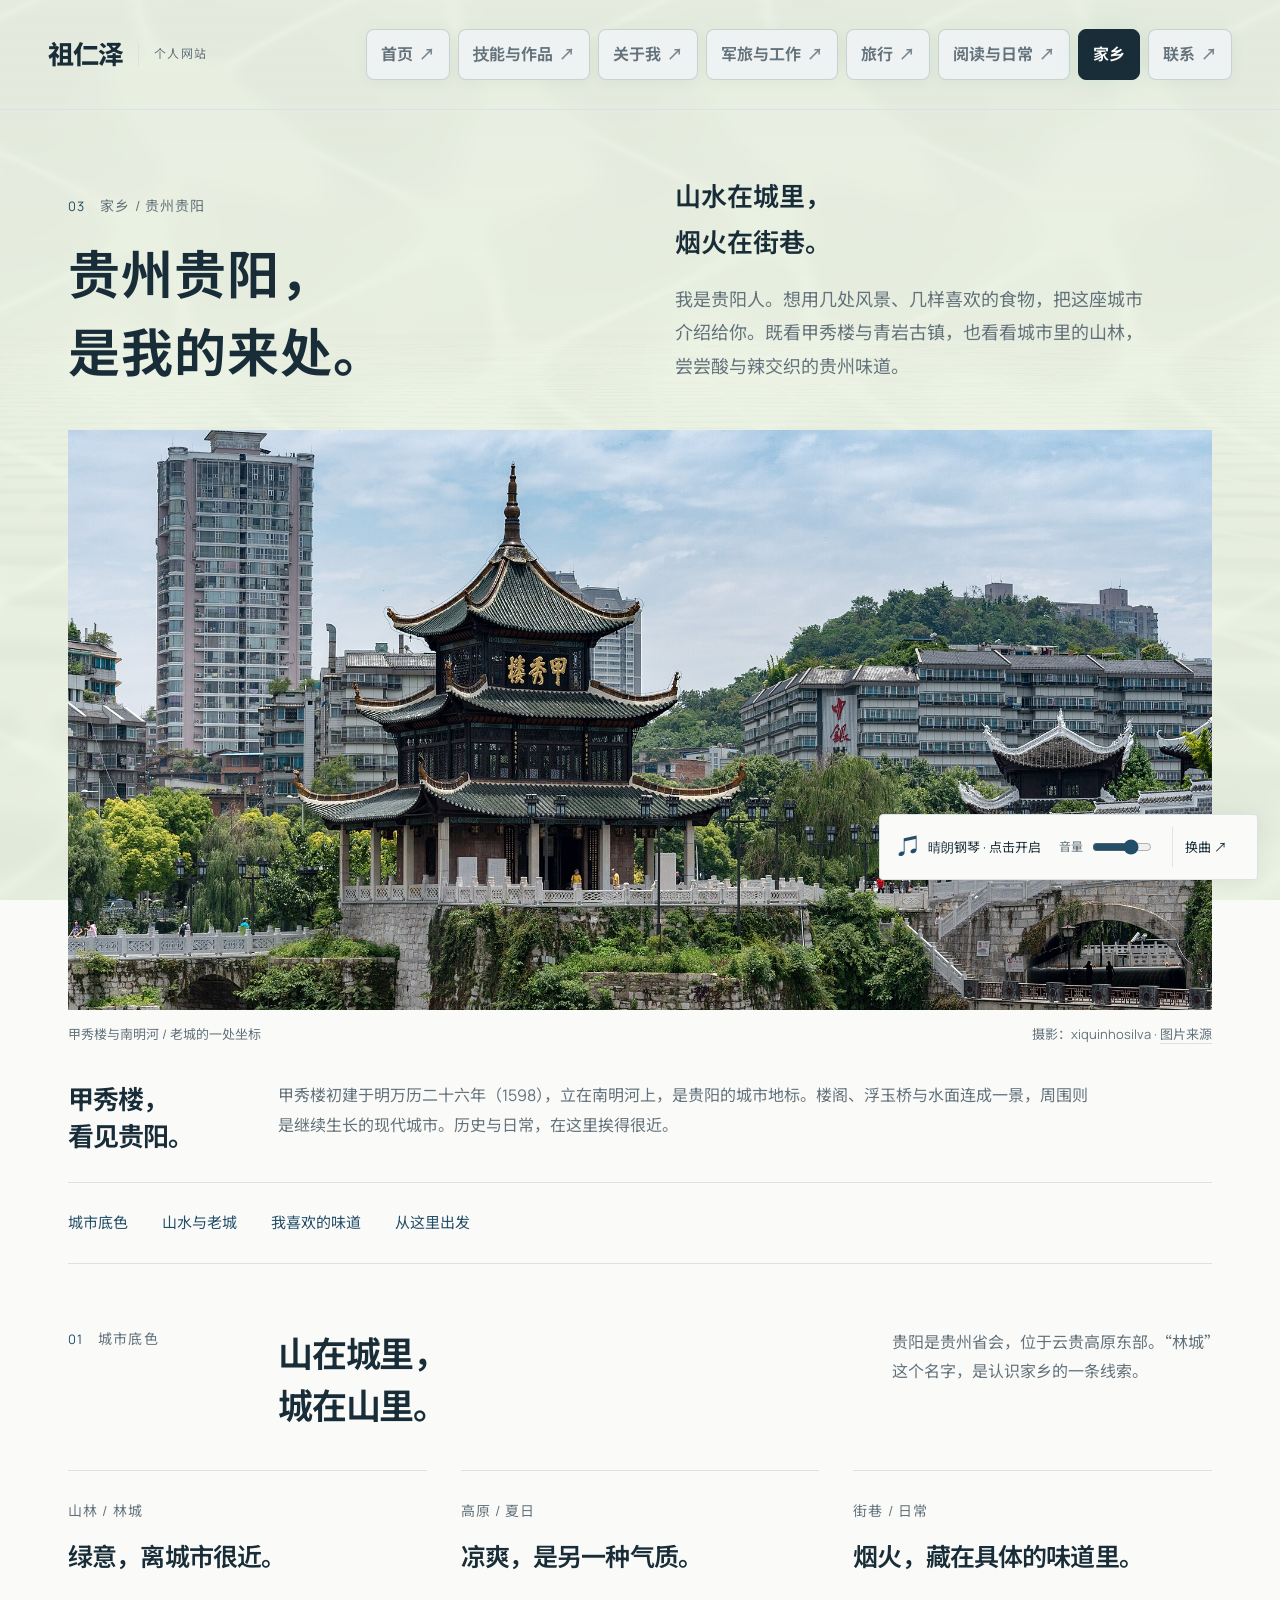
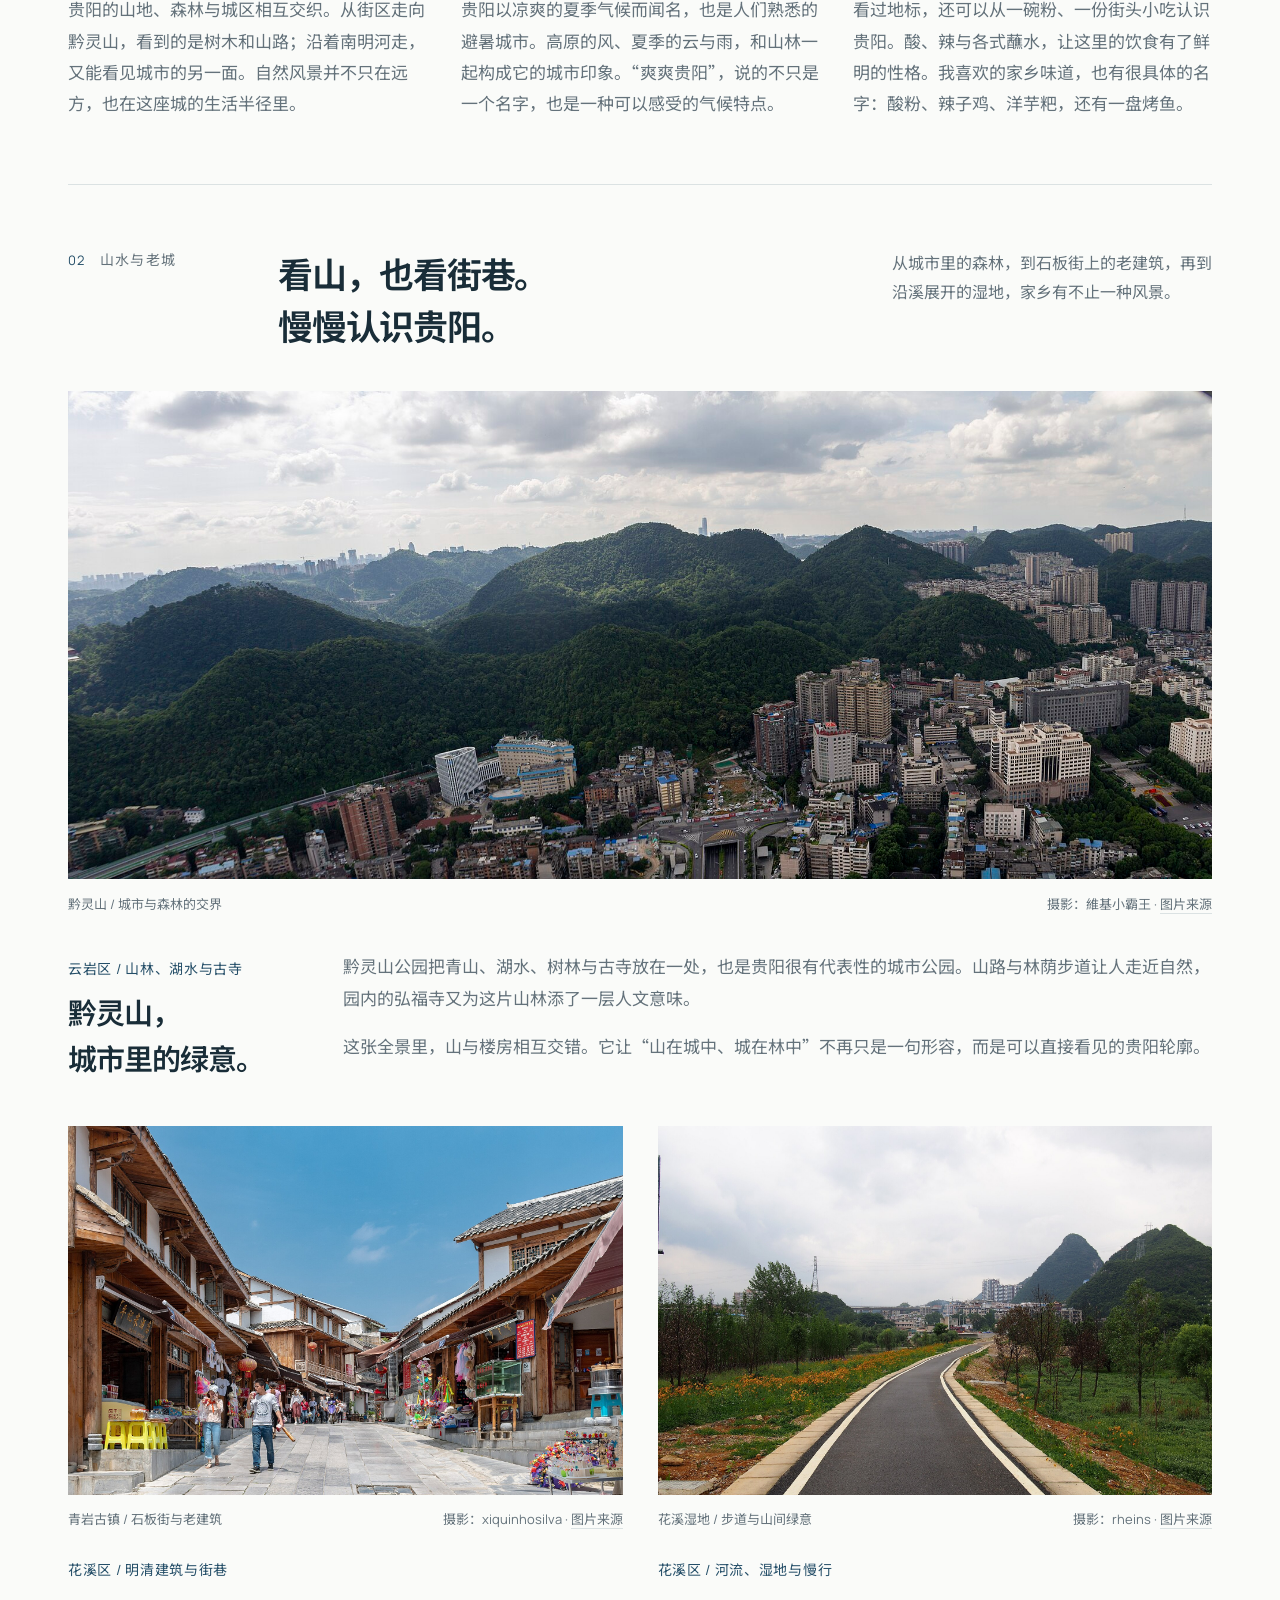
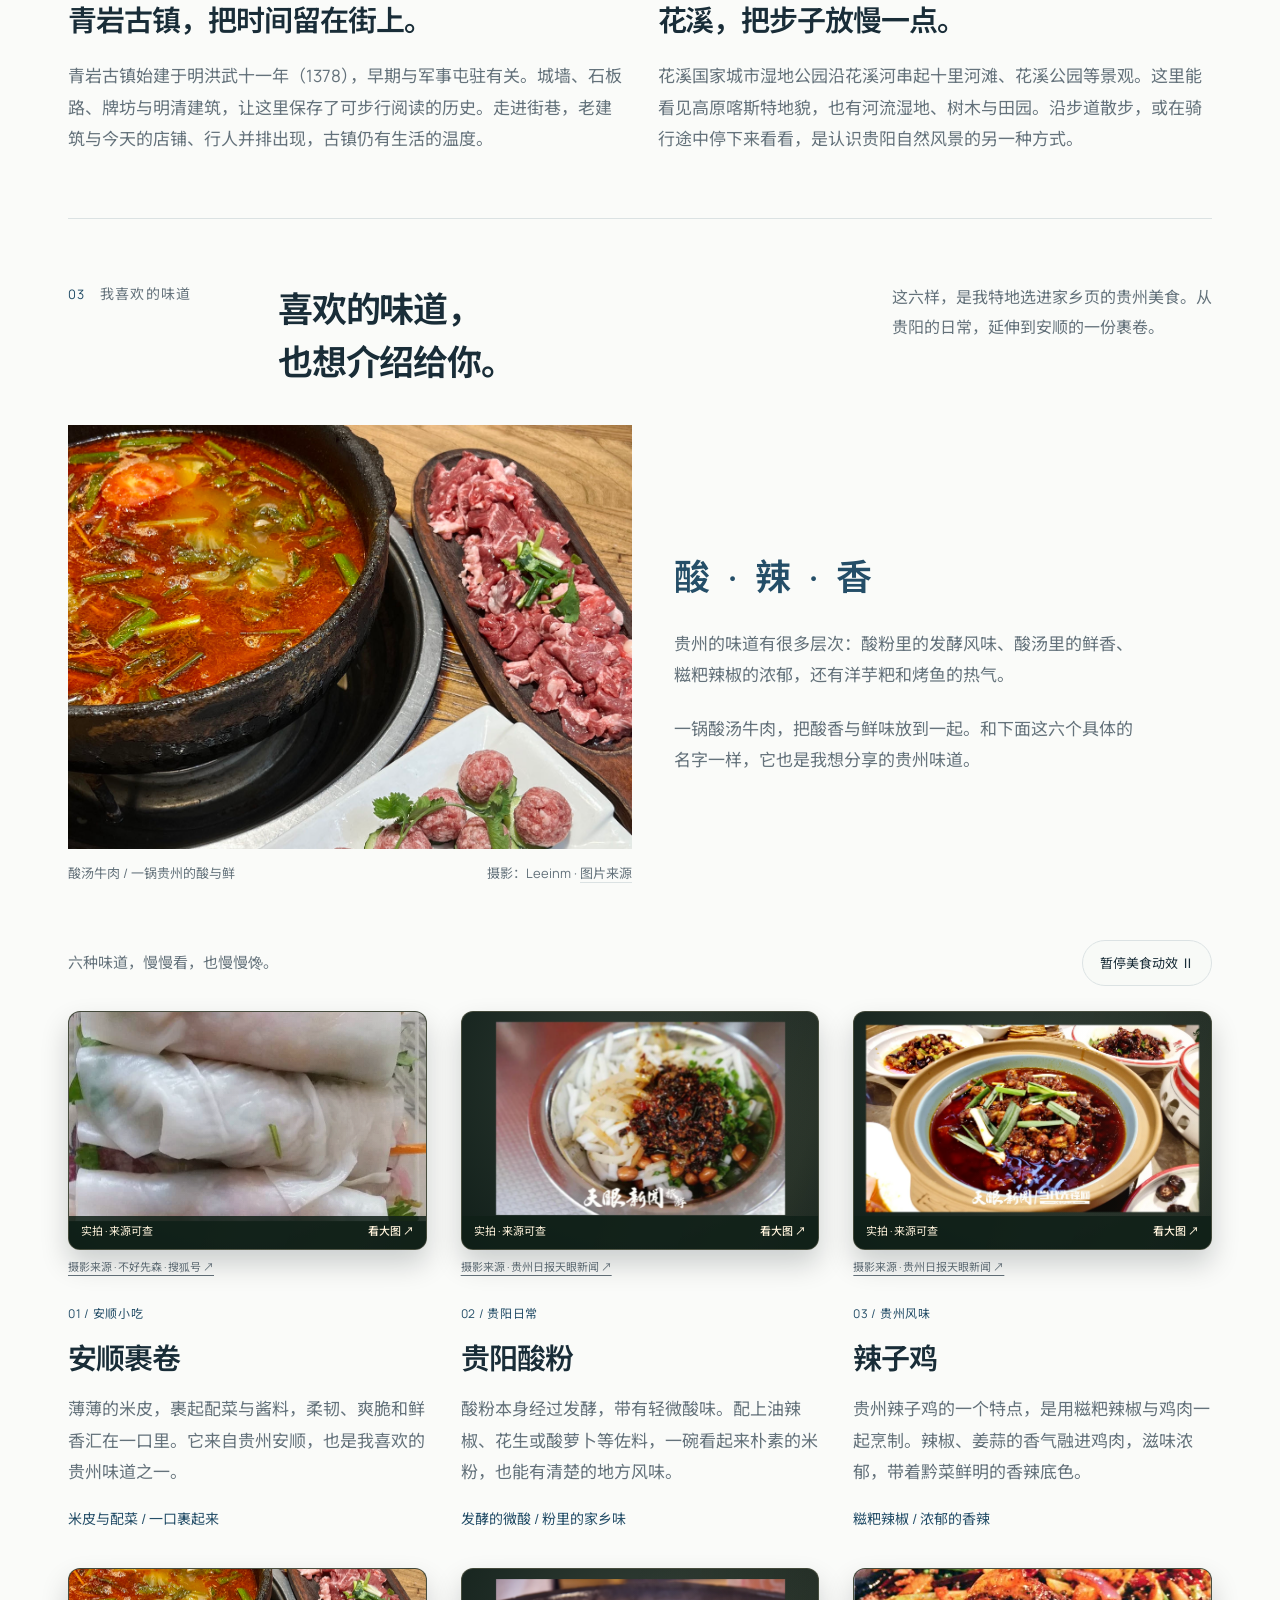
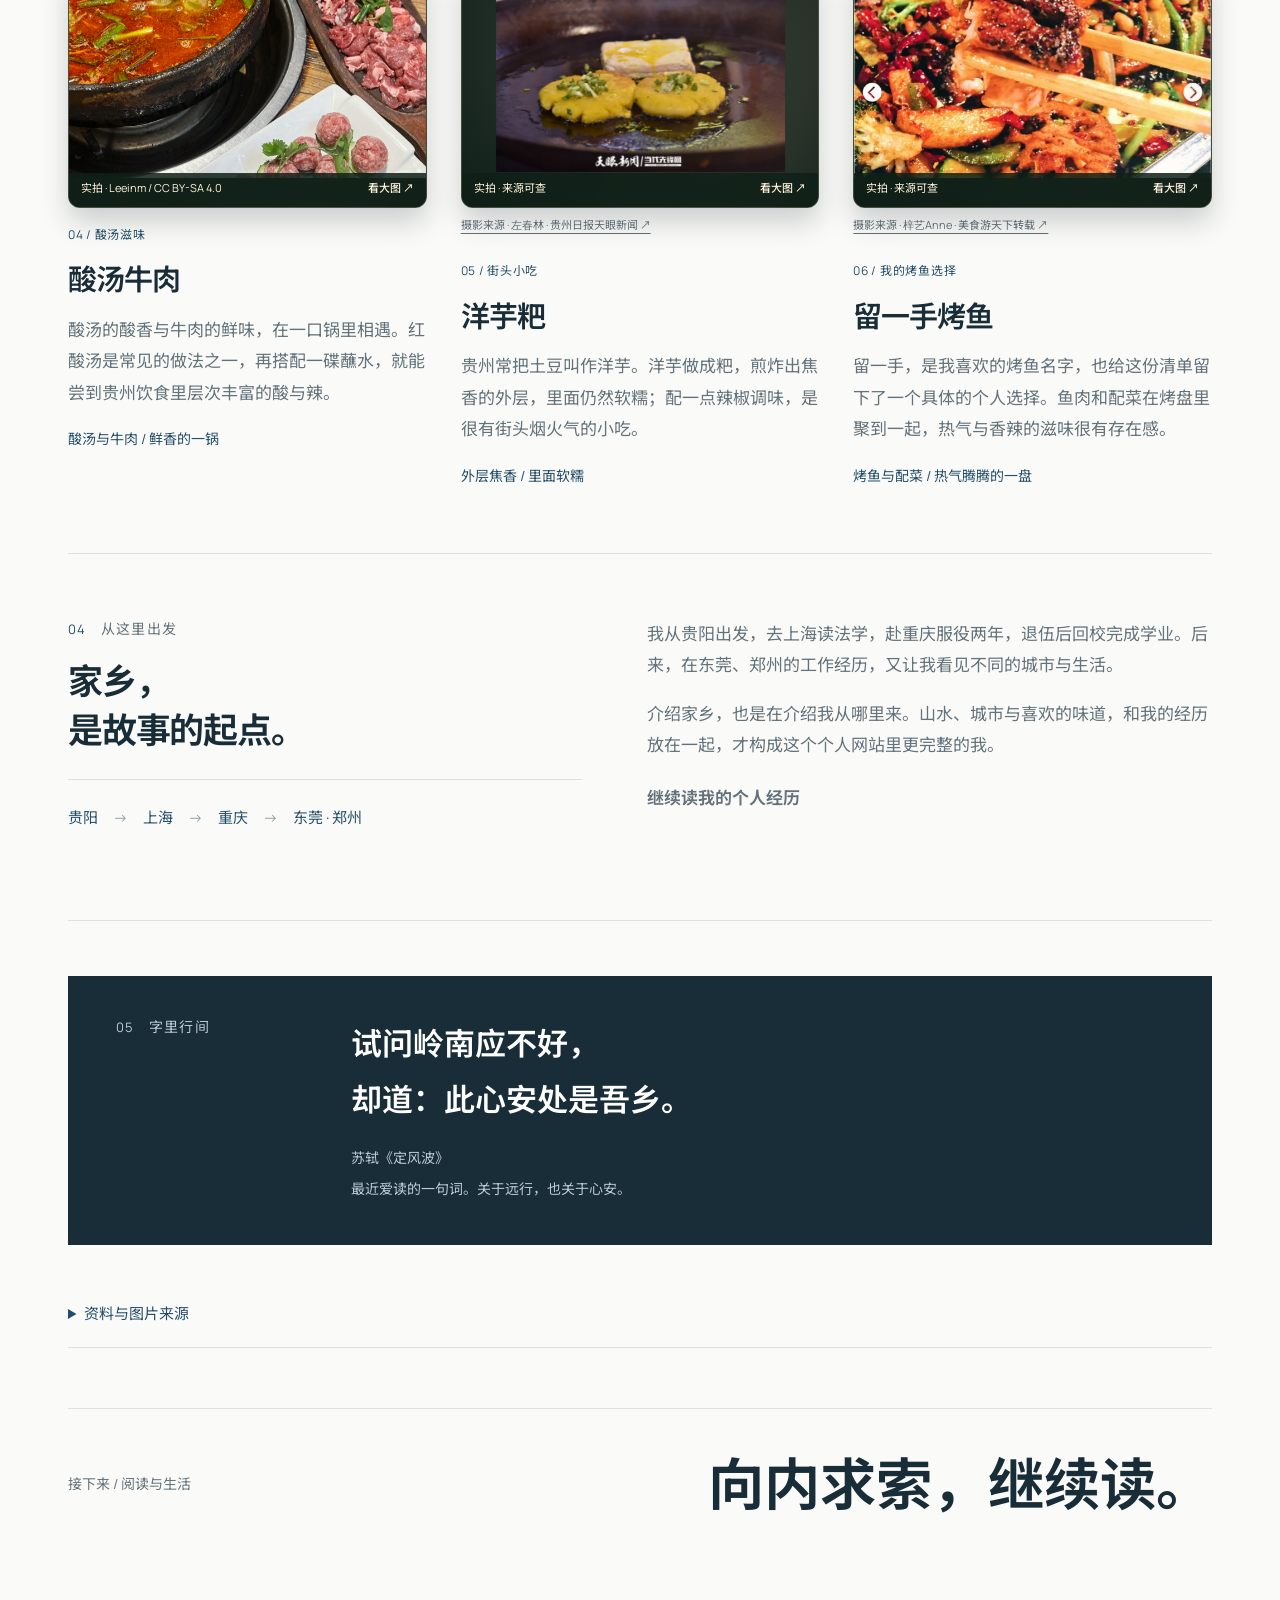
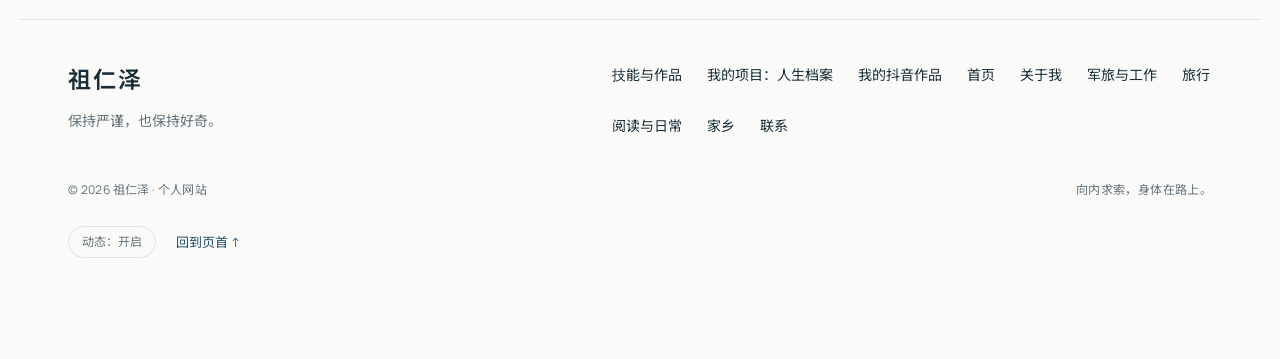
<file: hometown.html>
<!doctype html>
<html lang="zh-CN"><head><meta charset="UTF-8"><meta name="viewport" content="width=device-width, initial-scale=1"><meta name="description" content="祖仁泽的家乡贵州贵阳：甲秀楼、黔灵山、青岩古镇与花溪湿地，六样喜欢的贵州美食，以及从家乡出发的个人经历。"><meta name="theme-color" content="#192d38"><title>家乡 · 贵州贵阳 · 祖仁泽</title><link rel="stylesheet" href="style.css?v=20261006-hometown-v17"><link rel="stylesheet" href="hometown.css?v=20261006-town"><link rel="stylesheet" href="motion.css?v=20261006-motion-v18"><link rel="stylesheet" href="editorial.css?v=20261006-stories-v20"><meta name="author" content="祖仁泽"><meta name="robots" content="index,follow,max-image-preview:large"><link rel="canonical" href="https://zurenze1.github.io/zurenze-personal-site/hometown.html"><meta property="og:type" content="website"><meta property="og:locale" content="zh_CN"><meta property="og:site_name" content="祖仁泽个人网站"><meta property="og:title" content="家乡 · 贵州贵阳 · 祖仁泽"><meta property="og:description" content="祖仁泽的家乡贵州贵阳：甲秀楼、黔灵山、青岩古镇与花溪湿地，六样喜欢的贵州美食，以及从家乡出发的个人经历。"><meta property="og:url" content="https://zurenze1.github.io/zurenze-personal-site/hometown.html"><meta property="og:image" content="https://zurenze1.github.io/zurenze-personal-site/assets/photos/seaside/coastal-rocks.jpg"><meta name="twitter:card" content="summary_large_image"><script type="application/ld+json">{"@context":"https://schema.org","@graph":[{"@type":"Person","@id":"https://zurenze1.github.io/zurenze-personal-site/#person","name":"祖仁泽","url":"https://zurenze1.github.io/zurenze-personal-site/","sameAs":["https://github.com/zurenze1","https://zurenze1.github.io/life-archive/author/"],"subjectOf":{"@type":"SoftwareApplication","@id":"https://zurenze1.github.io/life-archive/#application","name":"人生档案","url":"https://zurenze1.github.io/life-archive/","author":{"@id":"https://zurenze1.github.io/zurenze-personal-site/#person"}}},{"@type":"WebSite","@id":"https://zurenze1.github.io/zurenze-personal-site/#website","name":"祖仁泽个人网站","url":"https://zurenze1.github.io/zurenze-personal-site/","inLanguage":"zh-CN","publisher":{"@id":"https://zurenze1.github.io/zurenze-personal-site/#person"}},{"@type":"WebPage","@id":"https://zurenze1.github.io/zurenze-personal-site/hometown.html#page","url":"https://zurenze1.github.io/zurenze-personal-site/hometown.html","name":"家乡 · 贵州贵阳 · 祖仁泽","description":"祖仁泽的家乡贵州贵阳：甲秀楼、黔灵山、青岩古镇与花溪湿地，六样喜欢的贵州美食，以及从家乡出发的个人经历。","isPartOf":{"@id":"https://zurenze1.github.io/zurenze-personal-site/#website"},"about":{"@id":"https://zurenze1.github.io/zurenze-personal-site/#person"}}]}</script><link rel="stylesheet" href="interaction.css?v=20261006-entry-v21"><link rel="stylesheet" href="stories.css?v=20261007-sphere-v22"><link rel="preload" href="assets/fonts/noto-sans-sc.woff2" as="font" type="font/woff2" crossorigin><link rel="stylesheet" href="modern.css?v=20261013-v27"><link rel="stylesheet" href="food-motion.css?v=20261013-v36"></head><body class="hometown"><div class="page-atmosphere" aria-hidden="true"><canvas class="living-water" data-tone="sage"></canvas></div><a class="skip-link" href="#main">跳至正文</a><header class="site-header"><a class="wordmark" href="index.html" aria-label="祖仁泽首页"><strong>祖仁泽</strong><small>个人网站</small></a><nav class="header-links" aria-label="主导航"><a href="index.html">首页<span class="nav-cue" aria-hidden="true">↗</span></a><a href="skills.html">技能与作品<span class="nav-cue" aria-hidden="true">↗</span></a><a href="about.html">关于我<span class="nav-cue" aria-hidden="true">↗</span></a><a href="journey.html">军旅与工作<span class="nav-cue" aria-hidden="true">↗</span></a><a href="travel.html">旅行<span class="nav-cue" aria-hidden="true">↗</span></a><a href="notes.html">阅读与日常<span class="nav-cue" aria-hidden="true">↗</span></a><a href="hometown.html" aria-current="page">家乡<span class="nav-cue" aria-hidden="true">↗</span></a><a href="contact.html">联系<span class="nav-cue" aria-hidden="true">↗</span></a></nav><button class="menu-toggle" aria-label="打开导航" aria-expanded="false" aria-controls="navigation">浏览目录 <span aria-hidden="true">↗</span></button></header><nav class="navigation" id="navigation" aria-label="移动端导航" inert><p class="nav-intro">每一段经历，<br>都成为自己的一部分。</p><div class="nav-items"><a href="index.html"><small>00</small><span>首页</span></a><a href="about.html"><small>01</small><span>关于我</span></a><a href="journey.html"><small>02</small><span>军旅与工作</span></a><a href="travel.html"><small>03</small><span>旅行</span></a><a href="notes.html"><small>04</small><span>阅读与日常</span></a><a href="hometown.html" aria-current="page"><small>05</small><span>家乡</span></a><a href="contact.html"><small>06</small><span>联系</span></a></div><p class="nav-bottom">贵阳出发，一路行来。</p></nav><main id="main">
  <section class="town-opening" aria-labelledby="town-title">
    <div class="town-opening-copy">
      <div><p class="section-label"><span>03</span>家乡 / 贵州贵阳</p><h1 id="town-title">贵州贵阳，<br>是我的来处。</h1></div>
      <div class="town-opening-intro"><p class="town-lead">山水在城里，<br>烟火在街巷。</p><p>我是贵阳人。想用几处风景、几样喜欢的食物，把这座城市介绍给你。既看甲秀楼与青岩古镇，也看看城市里的山林，尝尝酸与辣交织的贵州味道。</p></div>
    </div>
    <figure class="town-photo town-cover"><img src="assets/hometown/jiaxiu.jpg" width="1920" height="1280" alt="贵阳南明河畔的甲秀楼与浮玉桥，背后是城市建筑和绿树" fetchpriority="high"><figcaption><span>甲秀楼与南明河 / 老城的一处坐标</span><span>摄影：xiquinhosilva · <a href="https://commons.wikimedia.org/wiki/File:Jiaxiu_Pavilion,_Guiyang.jpg" target="_blank" rel="noopener noreferrer">图片来源</a></span></figcaption></figure>
    <div class="town-cover-note"><h2>甲秀楼，<br>看见贵阳。</h2><p>甲秀楼初建于明万历二十六年（1598），立在南明河上，是贵阳的城市地标。楼阁、浮玉桥与水面连成一景，周围则是继续生长的现代城市。历史与日常，在这里挨得很近。</p></div>
  </section>
  <nav class="town-index" aria-label="家乡页章节"><a href="#town-character">城市底色</a><a href="#town-scenery">山水与老城</a><a href="#town-food">我喜欢的味道</a><a href="#town-origin">从这里出发</a></nav>

  <section class="town-section" id="town-character" data-water-scene="5" aria-labelledby="town-character-title">
    <div class="town-section-head"><p class="section-label"><span>01</span>城市底色</p><h2 id="town-character-title">山在城里，<br>城在山里。</h2><p>贵阳是贵州省会，位于云贵高原东部。“林城”这个名字，是认识家乡的一条线索。</p></div>
    <div class="town-character-grid">
      <article><span class="small-label">山林 / 林城</span><h3>绿意，离城市很近。</h3><p>贵阳的山地、森林与城区相互交织。从街区走向黔灵山，看到的是树木和山路；沿着南明河走，又能看见城市的另一面。自然风景并不只在远方，也在这座城的生活半径里。</p></article>
      <article><span class="small-label">高原 / 夏日</span><h3>凉爽，是另一种气质。</h3><p>贵阳以凉爽的夏季气候而闻名，也是人们熟悉的避暑城市。高原的风、夏季的云与雨，和山林一起构成它的城市印象。“爽爽贵阳”，说的不只是一个名字，也是一种可以感受的气候特点。</p></article>
      <article><span class="small-label">街巷 / 日常</span><h3>烟火，藏在具体的味道里。</h3><p>看过地标，还可以从一碗粉、一份街头小吃认识贵阳。酸、辣与各式蘸水，让这里的饮食有了鲜明的性格。我喜欢的家乡味道，也有很具体的名字：酸粉、辣子鸡、洋芋粑，还有一盘烤鱼。</p></article>
    </div>
  </section>

  <section class="town-section" id="town-scenery" data-water-scene="1" aria-labelledby="town-scenery-title">
    <div class="town-section-head"><p class="section-label"><span>02</span>山水与老城</p><h2 id="town-scenery-title">看山，也看街巷。<br>慢慢认识贵阳。</h2><p>从城市里的森林，到石板街上的老建筑，再到沿溪展开的湿地，家乡有不止一种风景。</p></div>
    <article class="town-place-wide">
      <figure class="town-photo"><img src="assets/hometown/qianling.jpg" width="1920" height="819" alt="黔灵山的大片绿色山林与贵阳城区相互交织的全景" loading="lazy" decoding="async"><figcaption><span>黔灵山 / 城市与森林的交界</span><span>摄影：維基小霸王 · <a href="https://commons.wikimedia.org/wiki/File:%E9%BB%94%E7%81%B5%E5%B1%B1.jpg" target="_blank" rel="noopener noreferrer">图片来源</a></span></figcaption></figure>
      <div class="town-place-copy"><div><span class="town-place-kicker">云岩区 / 山林、湖水与古寺</span><h3>黔灵山，<br>城市里的绿意。</h3></div><div><p>黔灵山公园把青山、湖水、树林与古寺放在一处，也是贵阳很有代表性的城市公园。山路与林荫步道让人走近自然，园内的弘福寺又为这片山林添了一层人文意味。</p><p>这张全景里，山与楼房相互交错。它让“山在城中、城在林中”不再只是一句形容，而是可以直接看见的贵阳轮廓。</p></div></div>
    </article>
    <div class="town-place-grid">
      <article><figure class="town-photo"><img src="assets/hometown/qingyan.jpg" width="1920" height="1316" alt="青岩古镇的石板街，两侧是木质店铺、灰瓦屋顶和红灯笼" loading="lazy" decoding="async"><figcaption><span>青岩古镇 / 石板街与老建筑</span><span>摄影：xiquinhosilva · <a href="https://commons.wikimedia.org/wiki/File:Qingyan_Ancient_Town,_Guiyang.jpg" target="_blank" rel="noopener noreferrer">图片来源</a></span></figcaption></figure><span class="town-place-kicker">花溪区 / 明清建筑与街巷</span><h3>青岩古镇，把时间留在街上。</h3><p>青岩古镇始建于明洪武十一年（1378），早期与军事屯驻有关。城墙、石板路、牌坊与明清建筑，让这里保存了可步行阅读的历史。走进街巷，老建筑与今天的店铺、行人并排出现，古镇仍有生活的温度。</p></article>
      <article><figure class="town-photo"><img src="assets/hometown/huaxi.jpg" width="1920" height="1440" alt="花溪湿地公园里蜿蜒的步道，周围有花草、绿树和喀斯特山体" loading="lazy" decoding="async"><figcaption><span>花溪湿地 / 步道与山间绿意</span><span>摄影：rheins · <a href="https://commons.wikimedia.org/wiki/File:%E8%8A%B1%E6%BA%AA%E6%B9%BF%E5%9C%B0%E5%85%AC%E5%9B%AD_-_Huaxi_Wetland_Park_-_2015.07_-_panoramio.jpg" target="_blank" rel="noopener noreferrer">图片来源</a></span></figcaption></figure><span class="town-place-kicker">花溪区 / 河流、湿地与慢行</span><h3>花溪，把步子放慢一点。</h3><p>花溪国家城市湿地公园沿花溪河串起十里河滩、花溪公园等景观。这里能看见高原喀斯特地貌，也有河流湿地、树木与田园。沿步道散步，或在骑行途中停下来看看，是认识贵阳自然风景的另一种方式。</p></article>
    </div>
  </section>

  <section class="town-section" id="town-food" data-water-scene="3" aria-labelledby="town-food-title">
    <div class="town-section-head"><p class="section-label"><span>03</span>我喜欢的味道</p><h2 id="town-food-title">喜欢的味道，<br>也想介绍给你。</h2><p>这六样，是我特地选进家乡页的贵州美食。从贵阳的日常，延伸到安顺的一份裹卷。</p></div>
    <div class="town-food-feature">
      <figure class="town-photo"><img src="assets/hometown/sour-beef.jpg" width="1279" height="1502" alt="贵州酸汤牛肉：红酸汤锅，搭配切好的牛肉与牛肉丸" loading="lazy" decoding="async"><figcaption><span>酸汤牛肉 / 一锅贵州的酸与鲜</span><span>摄影：Leeinm · <a href="https://commons.wikimedia.org/wiki/File:%E9%85%B8%E6%B1%A4%E7%89%9B%E8%82%89.jpg" target="_blank" rel="noopener noreferrer">图片来源</a></span></figcaption></figure>
      <div class="town-food-intro"><span>酸 · 辣 · 香</span><p>贵州的味道有很多层次：酸粉里的发酵风味、酸汤里的鲜香、糍粑辣椒的浓郁，还有洋芋粑和烤鱼的热气。</p><p>一锅酸汤牛肉，把酸香与鲜味放到一起。和下面这六个具体的名字一样，它也是我想分享的贵州味道。</p></div>
    </div>
    <div class="food-controls"><p>六种味道，慢慢看，也慢慢馋。</p><button type="button" class="food-motion-toggle" aria-pressed="false">暂停美食动效 Ⅱ</button></div><div class="town-food-grid">
      <article class="town-food"><button class="food-visual food-motion" type="button" aria-label="放大查看安顺裹卷图片" data-food-title="安顺裹卷" data-food-credit="实拍 · 不好先森 · 搜狐号" data-food-source="https://www.sohu.com/a/240771138_100215527" style="--food-delay:-1.3s"><img src="assets/hometown/food/guojuan-photo.webp" alt="安顺裹卷，实拍" loading="lazy" decoding="async" width="1200" height="800"><span class="food-image-caption"><span>实拍 · 来源可查</span><b>看大图 ↗</b></span></button><a class="food-source" href="https://www.sohu.com/a/240771138_100215527" target="_blank" rel="noopener noreferrer">摄影来源 · 不好先森 · 搜狐号 ↗</a><span class="town-food-number">01 / 安顺小吃</span><h3>安顺裹卷</h3><p>薄薄的米皮，裹起配菜与酱料，柔韧、爽脆和鲜香汇在一口里。它来自贵州安顺，也是我喜欢的贵州味道之一。</p><small>米皮与配菜 / 一口裹起来</small></article>
      <article class="town-food"><button class="food-visual food-motion" type="button" aria-label="放大查看贵阳酸粉图片" data-food-title="贵阳酸粉" data-food-credit="实拍 · 贵州日报天眼新闻" data-food-source="https://www.yp.gov.cn/contents/2023/07/20/receive-3a1ab5b9-fb5b-4d02-8c33-c4c6f103c082.html" style="--food-delay:-2.6s"><img src="assets/hometown/food/suanfen-photo.webp" alt="贵阳酸粉，实拍" loading="lazy" decoding="async" width="1200" height="800"><span class="food-image-caption"><span>实拍 · 来源可查</span><b>看大图 ↗</b></span></button><a class="food-source" href="https://www.yp.gov.cn/contents/2023/07/20/receive-3a1ab5b9-fb5b-4d02-8c33-c4c6f103c082.html" target="_blank" rel="noopener noreferrer">摄影来源 · 贵州日报天眼新闻 ↗</a><span class="town-food-number">02 / 贵阳日常</span><h3>贵阳酸粉</h3><p>酸粉本身经过发酵，带有轻微酸味。配上油辣椒、花生或酸萝卜等佐料，一碗看起来朴素的米粉，也能有清楚的地方风味。</p><small>发酵的微酸 / 粉里的家乡味</small></article>
      <article class="town-food"><button class="food-visual food-motion" type="button" aria-label="放大查看贵州辣子鸡图片" data-food-title="贵州辣子鸡" data-food-credit="实拍 · 贵州日报天眼新闻" data-food-source="https://www.yp.gov.cn/contents/2023/07/20/receive-3a1ab5b9-fb5b-4d02-8c33-c4c6f103c082.html" style="--food-delay:-3.9000000000000004s"><img src="assets/hometown/food/laziji-photo.webp" alt="贵州辣子鸡，实拍" loading="lazy" decoding="async" width="1200" height="800"><span class="food-steam" aria-hidden="true"><i></i><i></i><i></i></span><span class="food-image-caption"><span>实拍 · 来源可查</span><b>看大图 ↗</b></span></button><a class="food-source" href="https://www.yp.gov.cn/contents/2023/07/20/receive-3a1ab5b9-fb5b-4d02-8c33-c4c6f103c082.html" target="_blank" rel="noopener noreferrer">摄影来源 · 贵州日报天眼新闻 ↗</a><span class="town-food-number">03 / 贵州风味</span><h3>辣子鸡</h3><p>贵州辣子鸡的一个特点，是用糍粑辣椒与鸡肉一起烹制。辣椒、姜蒜的香气融进鸡肉，滋味浓郁，带着黔菜鲜明的香辣底色。</p><small>糍粑辣椒 / 浓郁的香辣</small></article>
      <article class="town-food"><button class="food-visual food-motion" type="button" aria-label="放大查看酸汤牛肉图片" data-food-title="酸汤牛肉" data-food-credit="实拍 · Leeinm / CC BY-SA 4.0" style="--food-delay:-5.2s"><img src="assets/hometown/sour-beef.jpg" alt="酸汤牛肉，实拍 · Leeinm / CC BY-SA 4.0" loading="lazy" decoding="async" width="1200" height="800"><span class="food-steam" aria-hidden="true"><i></i><i></i><i></i></span><span class="food-image-caption"><span>实拍 · Leeinm / CC BY-SA 4.0</span><b>看大图 ↗</b></span></button><span class="town-food-number">04 / 酸汤滋味</span><h3>酸汤牛肉</h3><p>酸汤的酸香与牛肉的鲜味，在一口锅里相遇。红酸汤是常见的做法之一，再搭配一碟蘸水，就能尝到贵州饮食里层次丰富的酸与辣。</p><small>酸汤与牛肉 / 鲜香的一锅</small></article>
      <article class="town-food"><button class="food-visual food-motion" type="button" aria-label="放大查看洋芋粑图片" data-food-title="洋芋粑" data-food-credit="实拍 · 左春林 · 贵州日报天眼新闻" data-food-source="https://www.yp.gov.cn/contents/2023/07/20/receive-3a1ab5b9-fb5b-4d02-8c33-c4c6f103c082.html" style="--food-delay:-6.5s"><img src="assets/hometown/food/yangyuba-photo.webp" alt="洋芋粑，实拍" loading="lazy" decoding="async" width="1200" height="800"><span class="food-steam" aria-hidden="true"><i></i><i></i><i></i></span><span class="food-image-caption"><span>实拍 · 来源可查</span><b>看大图 ↗</b></span></button><a class="food-source" href="https://www.yp.gov.cn/contents/2023/07/20/receive-3a1ab5b9-fb5b-4d02-8c33-c4c6f103c082.html" target="_blank" rel="noopener noreferrer">摄影来源 · 左春林 · 贵州日报天眼新闻 ↗</a><span class="town-food-number">05 / 街头小吃</span><h3>洋芋粑</h3><p>贵州常把土豆叫作洋芋。洋芋做成粑，煎炸出焦香的外层，里面仍然软糯；配一点辣椒调味，是很有街头烟火气的小吃。</p><small>外层焦香 / 里面软糯</small></article>
      <article class="town-food"><button class="food-visual food-motion" type="button" aria-label="放大查看留一手烤鱼图片" data-food-title="留一手烤鱼" data-food-credit="实拍 · 梓艺Anne · 美食游天下转载" data-food-source="https://www.sohu.com/a/299455794_100261609" style="--food-delay:-7.800000000000001s"><img src="assets/hometown/food/kaoyu-photo.webp" alt="留一手烤鱼，青云路周记留一手实拍" loading="lazy" decoding="async" width="1200" height="800"><span class="food-steam" aria-hidden="true"><i></i><i></i><i></i></span><span class="food-image-caption"><span>实拍 · 来源可查</span><b>看大图 ↗</b></span></button><a class="food-source" href="https://www.sohu.com/a/299455794_100261609" target="_blank" rel="noopener noreferrer">摄影来源 · 梓艺Anne · 美食游天下转载 ↗</a><span class="town-food-number">06 / 我的烤鱼选择</span><h3>留一手烤鱼</h3><p>留一手，是我喜欢的烤鱼名字，也给这份清单留下了一个具体的个人选择。鱼肉和配菜在烤盘里聚到一起，热气与香辣的滋味很有存在感。</p><small>烤鱼与配菜 / 热气腾腾的一盘</small></article>
    </div>
  </section>

  <section class="town-section town-origin" id="town-origin" data-water-scene="6" aria-labelledby="town-origin-title"><div><p class="section-label"><span>04</span>从这里出发</p><h2 id="town-origin-title">家乡，<br>是故事的起点。</h2><div class="town-origin-route" aria-label="祖仁泽的城市经历"><span>贵阳</span><i aria-hidden="true">→</i><span>上海</span><i aria-hidden="true">→</i><span>重庆</span><i aria-hidden="true">→</i><span>东莞 · 郑州</span></div></div><div><p>我从贵阳出发，去上海读法学，赴重庆服役两年，退伍后回校完成学业。后来，在东莞、郑州的工作经历，又让我看见不同的城市与生活。</p><p>介绍家乡，也是在介绍我从哪里来。山水、城市与喜欢的味道，和我的经历放在一起，才构成这个个人网站里更完整的我。</p><a class="text-link" href="journey.html">继续读我的个人经历</a></div></section>

  <div class="town-closing"><section class="hometown-quote"><p class="section-label"><span>05</span>字里行间</p><div><blockquote>试问岭南应不好，<br>却道：此心安处是吾乡。</blockquote><p>苏轼《定风波》</p><span>最近爱读的一句词。关于远行，也关于心安。</span></div></section></div>

  <details class="town-sources"><summary>资料与图片来源</summary><div class="town-source-body">
    <h3>城市、风景与饮食资料</h3><ul>
      <li>贵阳的山林与气候：<a href="https://english.guiyang.gov.cn/2026-07/01/c_1055517.htm" target="_blank" rel="noopener noreferrer">贵阳市政府英文网 · 城市资源</a>、<a href="https://english.guiyang.gov.cn/whj/2024-12/19/c_1057664.htm" target="_blank" rel="noopener noreferrer">避暑城市与气候资料</a>。</li>
      <li>甲秀楼与青岩古镇：<a href="https://www.eguizhou.gov.cn/2018-12/13/c_330852.htm" target="_blank" rel="noopener noreferrer">贵州英文网 · 甲秀楼</a>、<a href="https://www.eguizhou.gov.cn/guiyang/2024-10/11/c_1030972.htm" target="_blank" rel="noopener noreferrer">青岩古镇的历史与今天</a>。</li>
      <li>黔灵山与花溪湿地：<a href="https://yunyan.english.guiyang.gov.cn/2019-08/22/c_398589.htm" target="_blank" rel="noopener noreferrer">云岩区政府英文网 · 黔灵山</a>、<a href="https://english.guiyang.gov.cn/2024-11/11/c_1053876.htm" target="_blank" rel="noopener noreferrer">贵阳市政府英文网 · 花溪湿地</a>。</li>
      <li>安顺裹卷：<a href="https://asrbs.net/site1/asrb/page/1/2025-04/25/05/2025042505_pdf.pdf" target="_blank" rel="noopener noreferrer">安顺日报 · 裹住鲜香，卷出烟火气</a>。酸粉：<a href="https://wjw.guizhou.gov.cn/zwgk/jcxxgk/zcwj/bmwj/202104/P020230406652946604218.pdf" target="_blank" rel="noopener noreferrer">贵州省卫生健康委员会 · 米粉与酸粉的定义</a>。</li>
      <li>辣子鸡与酸汤牛肉：<a href="https://english.guiyang.gov.cn/qingzhen/2019-10/30/c_421040.htm" target="_blank" rel="noopener noreferrer">贵阳市政府英文网 · 辣子鸡</a>、<a href="https://www.gzstv.com/a/6387a28acaa147c190297218f3e28191" target="_blank" rel="noopener noreferrer">贵州卫视《贵州盛宴》· 酸汤牛肉</a>。</li>
      <li>洋芋粑与烤鱼：<a href="https://www.yp.gov.cn/contents/2026/07/25/receive-1a6cf813-d1a3-4084-bdc9-f549732978fd.html" target="_blank" rel="noopener noreferrer">动静新闻 · 贵阳洋芋美食</a>、<a href="https://rst.guizhou.gov.cn/xwzx/gggs/202311/P020231124578879357053.pdf" target="_blank" rel="noopener noreferrer">贵州省人力资源和社会保障厅 · 黔菜菜品清单</a>。</li>
    </ul>
    <h3>美食摄影来源</h3><p>六种美食均使用实拍照片，卡片下方可查看原始报道或摄影来源。保留原图水印；照片版权归原作者。页面中的轻微移动与光影为展示动效，并非烹饪视频。</p><h3>摄影者与图片授权</h3>
    <div class="town-photo-credit"><strong>甲秀楼与南明河</strong><span>xiquinhosilva · <a href="https://commons.wikimedia.org/wiki/File:Jiaxiu_Pavilion,_Guiyang.jpg" target="_blank" rel="noopener noreferrer">原图页面</a> · <a href="https://creativecommons.org/licenses/by/2.0/" target="_blank" rel="noopener noreferrer">CC BY 2.0</a></span></div>
    <div class="town-photo-credit"><strong>黔灵山全景</strong><span>維基小霸王 · <a href="https://commons.wikimedia.org/wiki/File:%E9%BB%94%E7%81%B5%E5%B1%B1.jpg" target="_blank" rel="noopener noreferrer">原图页面</a> · <a href="https://creativecommons.org/licenses/by-sa/4.0/" target="_blank" rel="noopener noreferrer">CC BY-SA 4.0</a></span></div>
    <div class="town-photo-credit"><strong>青岩古镇街巷</strong><span>xiquinhosilva · <a href="https://commons.wikimedia.org/wiki/File:Qingyan_Ancient_Town,_Guiyang.jpg" target="_blank" rel="noopener noreferrer">原图页面</a> · <a href="https://creativecommons.org/licenses/by/2.0/" target="_blank" rel="noopener noreferrer">CC BY 2.0</a></span></div>
    <div class="town-photo-credit"><strong>花溪湿地步道</strong><span>rheins · <a href="https://commons.wikimedia.org/wiki/File:%E8%8A%B1%E6%BA%AA%E6%B9%BF%E5%9C%B0%E5%85%AC%E5%9B%AD_-_Huaxi_Wetland_Park_-_2015.07_-_panoramio.jpg" target="_blank" rel="noopener noreferrer">原图页面</a> · <a href="https://creativecommons.org/licenses/by/3.0/" target="_blank" rel="noopener noreferrer">CC BY 3.0</a></span></div>
    <div class="town-photo-credit"><strong>贵州酸汤牛肉</strong><span>Leeinm · <a href="https://commons.wikimedia.org/wiki/File:%E9%85%B8%E6%B1%A4%E7%89%9B%E8%82%89.jpg" target="_blank" rel="noopener noreferrer">原图页面</a> · <a href="https://creativecommons.org/licenses/by-sa/4.0/" target="_blank" rel="noopener noreferrer">CC BY-SA 4.0</a></span></div>
    <p class="town-source-note">美食清单按我的个人喜好选取；风景与食物介绍依据上述资料整理。四张风景照片与一张酸汤牛肉照片来自 Wikimedia Commons，并非本人拍摄。本站使用缩小版本，按版式显示或裁切，保留原始色彩；各图片继续适用原授权，黔灵山与酸汤牛肉图片的派生版本适用 CC BY-SA 4.0。</p>
  </div></details>
  <a class="next-page" href="notes.html#culture"><small>接下来 / 阅读与生活</small><span>向内求索，继续读。</span></a>
</main>
<footer class="site-footer"><div class="footer-top"><div><a class="footer-home" href="index.html">祖仁泽</a><p class="footer-note">保持严谨，也保持好奇。</p></div><nav class="footer-nav" aria-label="页脚导航"><a href="skills.html">技能与作品</a><a href="https://zurenze1.github.io/life-archive/">我的项目：人生档案</a><a href="https://v.douyin.com/hqrUaErHYb4/" target="_blank" rel="noopener noreferrer">我的抖音作品</a><a href="index.html">首页</a><a href="about.html">关于我</a><a href="journey.html">军旅与工作</a><a href="travel.html">旅行</a><a href="notes.html">阅读与日常</a><a href="hometown.html">家乡</a><a href="contact.html">联系</a></nav></div><div class="footer-bottom"><span>© <span data-year>2026</span> 祖仁泽 · 个人网站</span><span>向内求索，身体在路上。</span></div></footer><aside class="sound-dock" aria-label="选择和播放音乐"><button class="ambient-toggle" type="button" aria-pressed="false" aria-label="开启背景轻音乐"><span class="sound-icon" aria-hidden="true">♫</span><span class="ambient-label">轻音乐 · 点击开启</span></button><label class="ambient-volume-label"><span>音量</span><input class="ambient-volume" type="range" min="0" max="100" value="45" aria-label="背景音乐音量"></label><a href="notes.html#music" class="sound-more" aria-label="选歌和音乐来源">选歌</a></aside><audio id="ambient-audio" loop preload="metadata" src="assets/audio/piano-refreshing-peritune.mp3"></audio><script src="music.js?v=20261013-v36"></script><script src="script.js?v=20261006-hometown-v17"></script><script src="motion.js?v=20261013-v36"></script><script src="editorial.js?v=20261006-stories-v20"></script><script src="interaction.js?v=20261013-v26"></script><script src="stories.js?v=20261013-v35"></script><script src="water.js?v=20261013-v32"></script><script src="food-motion.js?v=20261013-v36"></script></body></html>
</file>
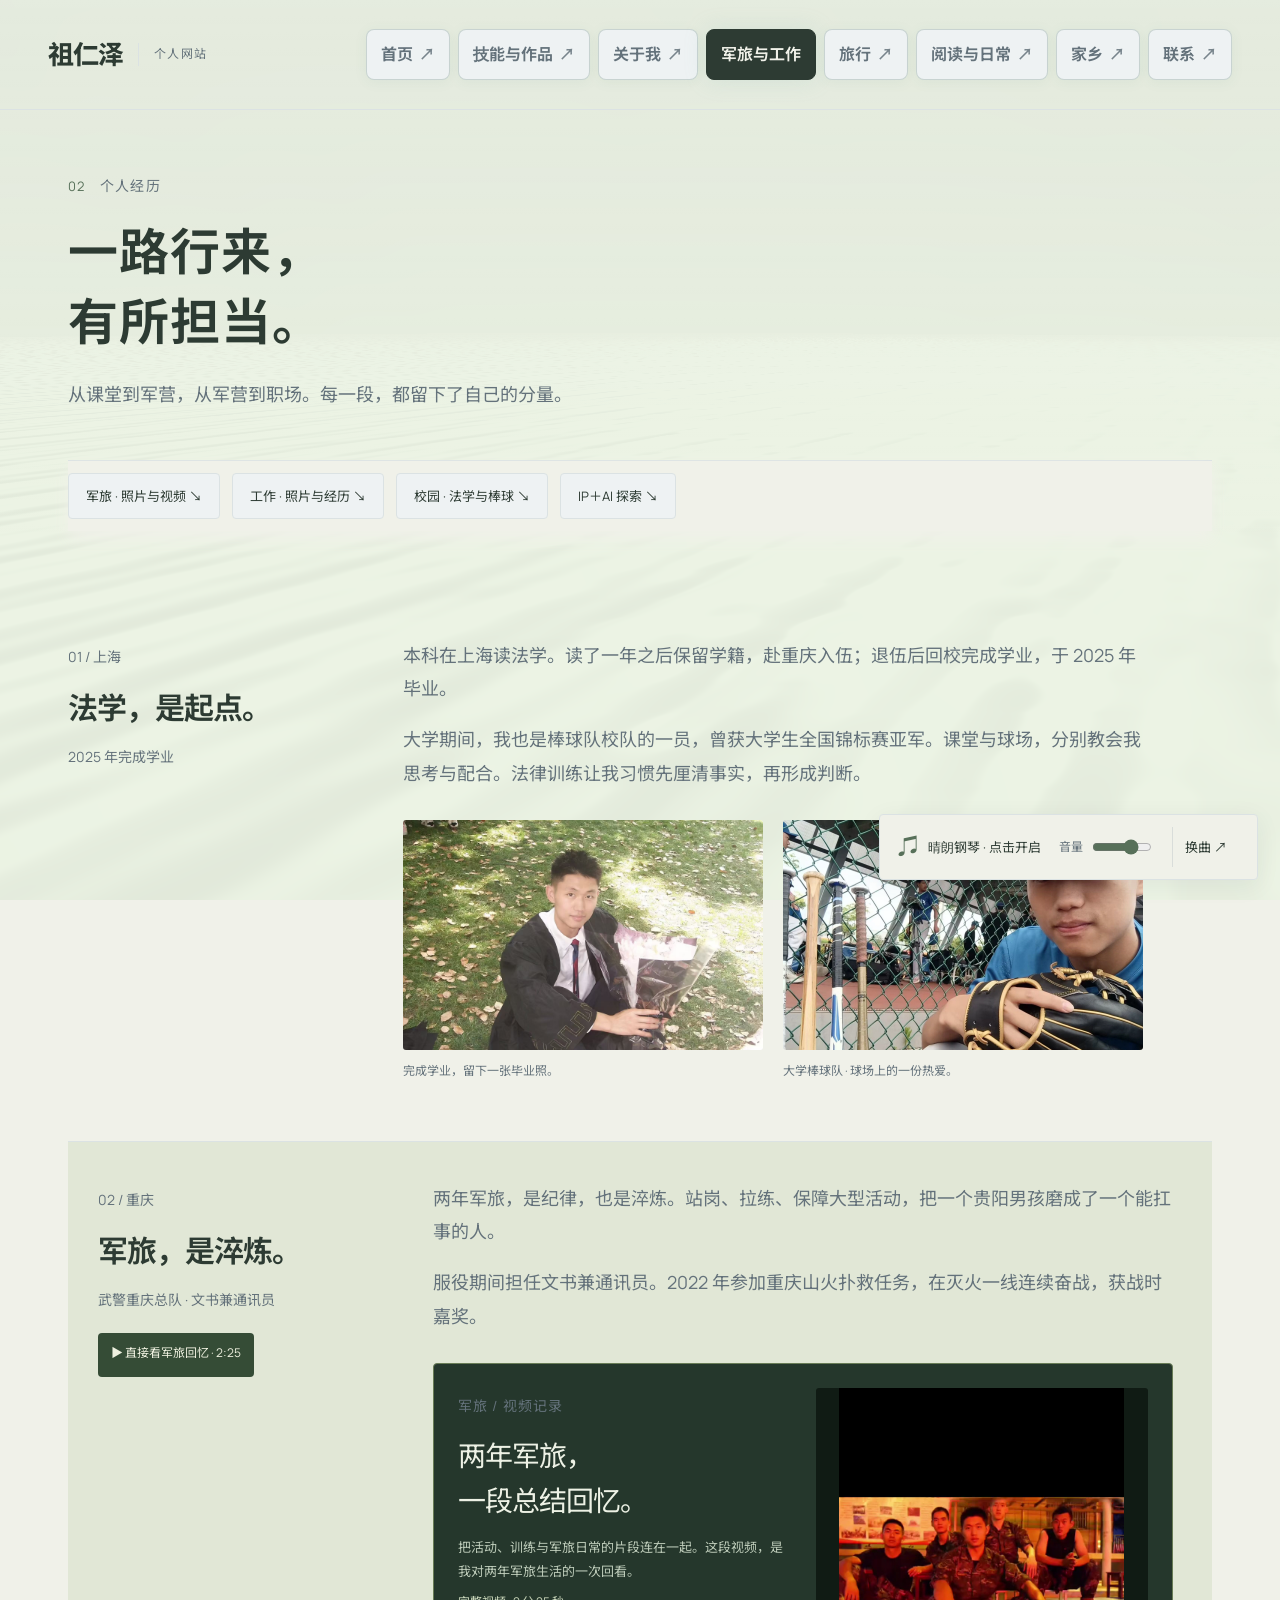
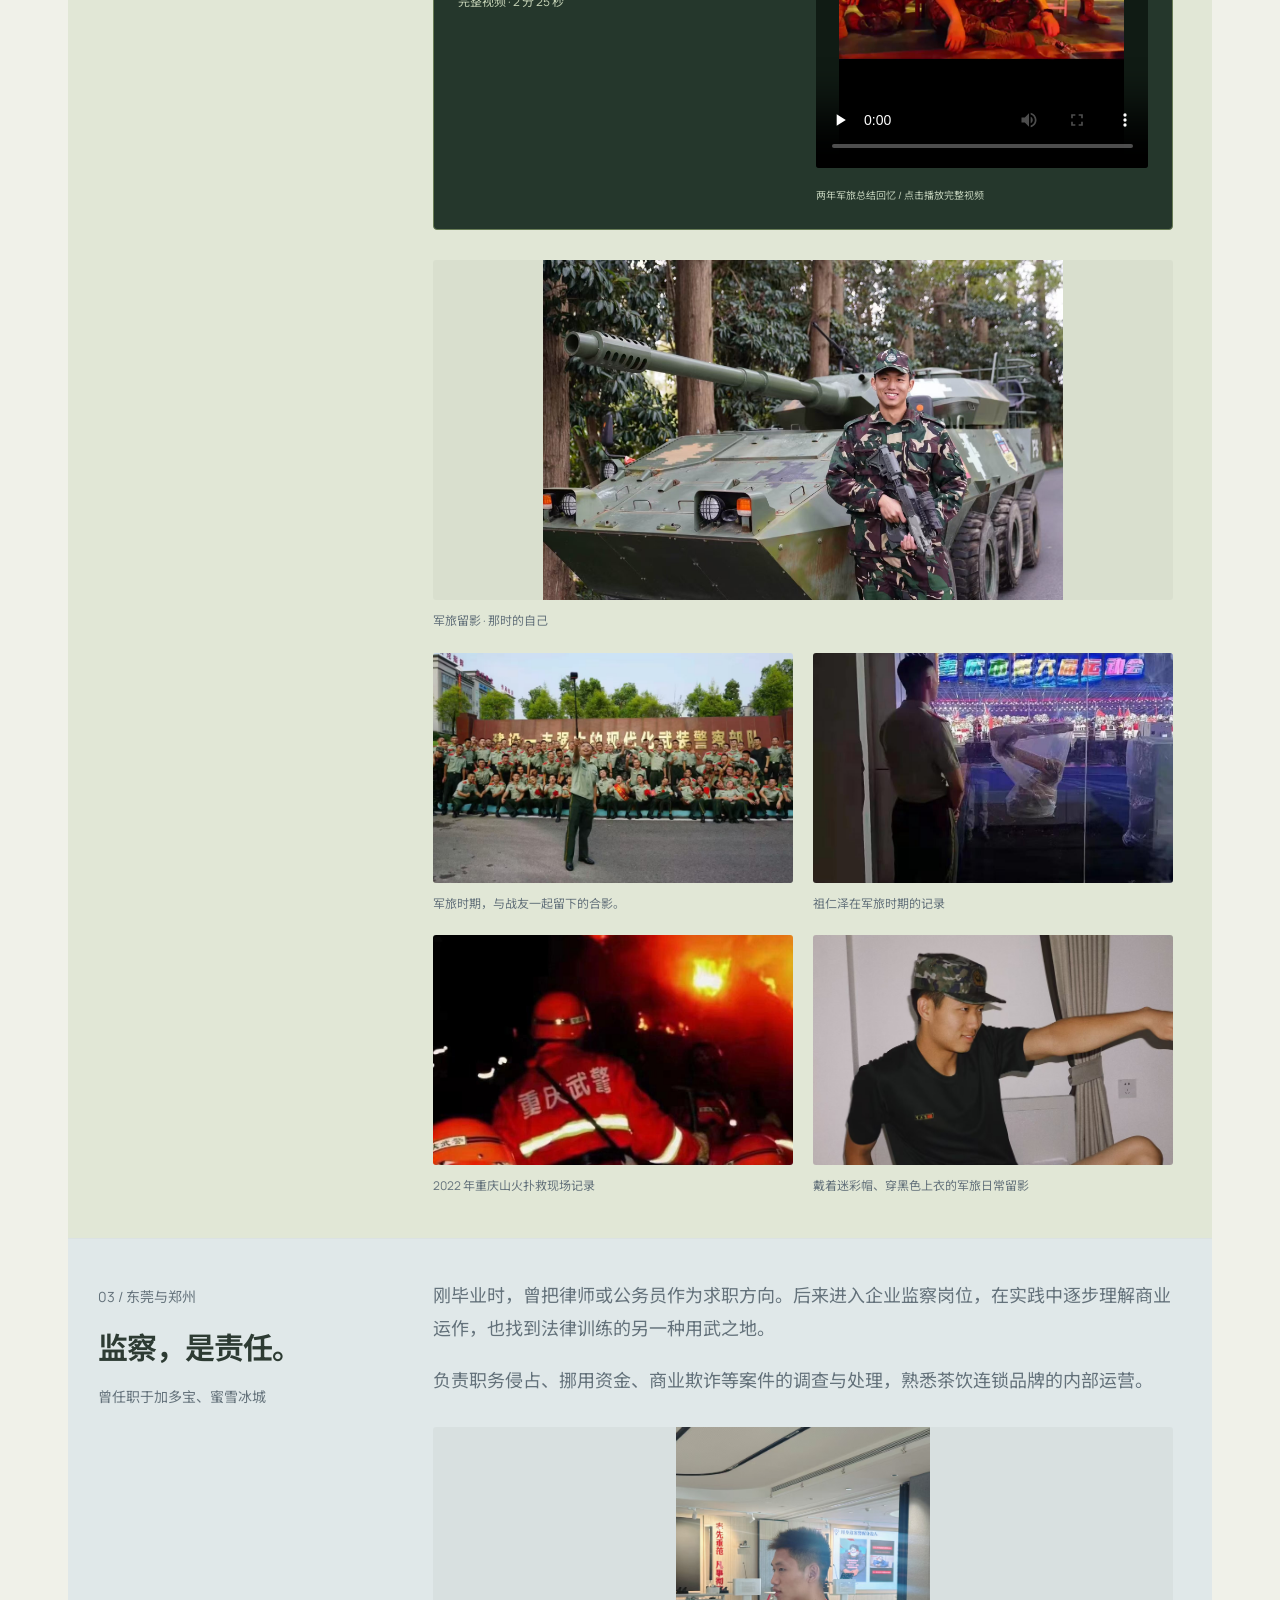
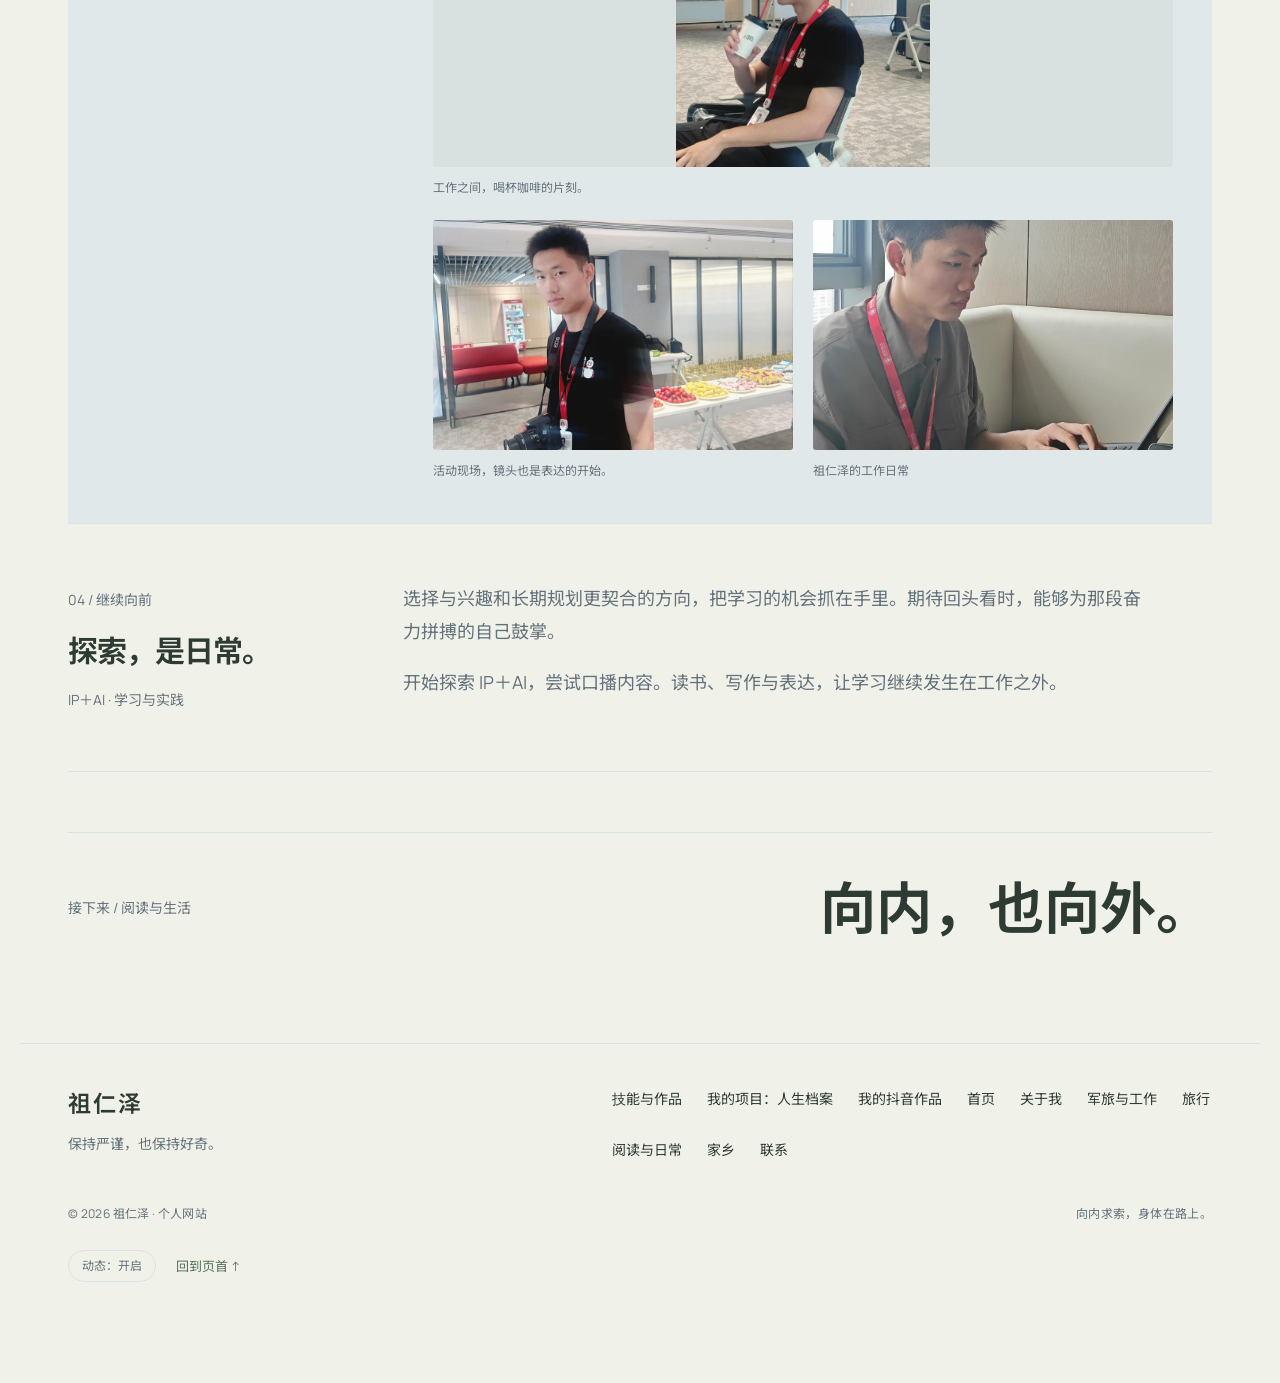
<file: journey.html>
<!doctype html>
<html lang="zh-CN"><head><meta charset="UTF-8"><meta name="viewport" content="width=device-width, initial-scale=1"><meta name="description" content="祖仁泽的个人网站。法律出身，武警退伍，企业监察。读书、跑步、写东西，探索 IP＋AI。"><meta name="theme-color" content="#192d38"><title>个人经历 · 祖仁泽</title><link rel="stylesheet" href="style.css?v=20261006-editorial-v15"><link rel="stylesheet" href="motion.css?v=20261006-motion-v18"><link rel="stylesheet" href="editorial.css?v=20261006-stories-v20"><meta name="author" content="祖仁泽"><meta name="robots" content="index,follow,max-image-preview:large"><link rel="canonical" href="https://zurenze1.github.io/zurenze-personal-site/journey.html"><meta property="og:type" content="website"><meta property="og:locale" content="zh_CN"><meta property="og:site_name" content="祖仁泽个人网站"><meta property="og:title" content="个人经历 · 祖仁泽"><meta property="og:description" content="祖仁泽的个人网站。法律出身，武警退伍，企业监察。读书、跑步、写东西，探索 IP＋AI。"><meta property="og:url" content="https://zurenze1.github.io/zurenze-personal-site/journey.html"><meta property="og:image" content="https://zurenze1.github.io/zurenze-personal-site/assets/photos/seaside/coastal-rocks.jpg"><meta name="twitter:card" content="summary_large_image"><script type="application/ld+json">{"@context":"https://schema.org","@graph":[{"@type":"Person","@id":"https://zurenze1.github.io/zurenze-personal-site/#person","name":"祖仁泽","url":"https://zurenze1.github.io/zurenze-personal-site/","sameAs":["https://github.com/zurenze1","https://zurenze1.github.io/life-archive/author/"],"subjectOf":{"@type":"SoftwareApplication","@id":"https://zurenze1.github.io/life-archive/#application","name":"人生档案","url":"https://zurenze1.github.io/life-archive/","author":{"@id":"https://zurenze1.github.io/zurenze-personal-site/#person"}}},{"@type":"WebSite","@id":"https://zurenze1.github.io/zurenze-personal-site/#website","name":"祖仁泽个人网站","url":"https://zurenze1.github.io/zurenze-personal-site/","inLanguage":"zh-CN","publisher":{"@id":"https://zurenze1.github.io/zurenze-personal-site/#person"}},{"@type":"WebPage","@id":"https://zurenze1.github.io/zurenze-personal-site/journey.html#page","url":"https://zurenze1.github.io/zurenze-personal-site/journey.html","name":"个人经历 · 祖仁泽","description":"祖仁泽的个人网站。法律出身，武警退伍，企业监察。读书、跑步、写东西，探索 IP＋AI。","isPartOf":{"@id":"https://zurenze1.github.io/zurenze-personal-site/#website"},"about":{"@id":"https://zurenze1.github.io/zurenze-personal-site/#person"}}]}</script><link rel="stylesheet" href="interaction.css?v=20261006-entry-v21"><link rel="stylesheet" href="stories.css?v=20261007-sphere-v22"><link rel="preload" href="assets/fonts/noto-sans-sc.woff2" as="font" type="font/woff2" crossorigin><link rel="stylesheet" href="modern.css?v=20261013-v27"></head><body class="journey"><div class="page-atmosphere" aria-hidden="true"><canvas class="living-water" data-tone="sage"></canvas></div><a class="skip-link" href="#main">跳至正文</a><header class="site-header"><a class="wordmark" href="index.html" aria-label="祖仁泽首页"><strong>祖仁泽</strong><small>个人网站</small></a><nav class="header-links" aria-label="主导航"><a href="index.html">首页<span class="nav-cue" aria-hidden="true">↗</span></a><a href="skills.html">技能与作品<span class="nav-cue" aria-hidden="true">↗</span></a><a href="about.html">关于我<span class="nav-cue" aria-hidden="true">↗</span></a><a href="journey.html" aria-current="page">军旅与工作<span class="nav-cue" aria-hidden="true">↗</span></a><a href="travel.html">旅行<span class="nav-cue" aria-hidden="true">↗</span></a><a href="notes.html">阅读与日常<span class="nav-cue" aria-hidden="true">↗</span></a><a href="hometown.html">家乡<span class="nav-cue" aria-hidden="true">↗</span></a><a href="contact.html">联系<span class="nav-cue" aria-hidden="true">↗</span></a></nav><button class="menu-toggle" aria-label="打开导航" aria-expanded="false" aria-controls="navigation">浏览目录 <span aria-hidden="true">↗</span></button></header><nav class="navigation" id="navigation" aria-label="移动端导航" inert><p class="nav-intro">每一段经历，<br>都成为自己的一部分。</p><div class="nav-items"><a href="index.html"><small>00</small><span>首页</span></a><a href="about.html"><small>01</small><span>关于我</span></a><a href="journey.html" aria-current="page"><small>02</small><span>军旅与工作</span></a><a href="travel.html"><small>03</small><span>旅行</span></a><a href="notes.html"><small>04</small><span>阅读与日常</span></a><a href="hometown.html"><small>05</small><span>家乡</span></a><a href="contact.html"><small>06</small><span>联系</span></a></div><p class="nav-bottom">贵阳出发，一路行来。</p></nav><main id="main"><section class="page-heading"><p class="section-label"><span>02</span>个人经历</p><h1>一路行来，<br>有所担当。</h1><p>从课堂到军营，从军营到职场。每一段，都留下了自己的分量。</p></section><nav class="topic-nav" aria-label="经历章节"><a href="#journey-military">军旅 · 照片与视频 ↘</a><a href="#journey-work">工作 · 照片与经历 ↘</a><a href="#journey-law">校园 · 法学与棒球 ↘</a><a href="#journey-explore">IP＋AI 探索 ↘</a></nav><section class="journey-list"><article class="journey-entry" id="journey-law" data-water-scene="1"><div class="entry-side"><span>01 / 上海</span><h2>法学，是起点。</h2><small>2025 年完成学业</small></div><div class="entry-body"><p>本科在上海读法学。读了一年之后保留学籍，赴重庆入伍；退伍后回校完成学业，于 2025 年毕业。</p><p>大学期间，我也是棒球队校队的一员，曾获大学生全国锦标赛亚军。课堂与球场，分别教会我思考与配合。法律训练让我习惯先厘清事实，再形成判断。</p><div class="story-photo-grid"><figure class="story-photo" id="memory-4"><img src="assets/photos/graduation/graduation.jpg" alt="完成学业，留下一张毕业照。" width="1920" height="1280" loading="lazy" decoding="async"><figcaption>完成学业，留下一张毕业照。</figcaption></figure><figure class="story-photo" id="memory-9"><img src="assets/baseball.jpg" alt="大学棒球队 · 球场上的一份热爱。" width="1440" height="1920" loading="lazy" decoding="async"><figcaption>大学棒球队 · 球场上的一份热爱。</figcaption></figure></div></div></article><article class="journey-entry" id="journey-military" data-water-scene="2"><div class="entry-side"><span>02 / 重庆</span><h2>军旅，是淬炼。</h2><small>武警重庆总队 · 文书兼通讯员</small><a class="military-film-jump" href="#military-film">▶ 直接看军旅回忆 · 2:25</a></div><div class="entry-body"><p>两年军旅，是纪律，也是淬炼。站岗、拉练、保障大型活动，把一个贵阳男孩磨成了一个能扛事的人。</p><p>服役期间担任文书兼通讯员。2022 年参加重庆山火扑救任务，在灭火一线连续奋战，获战时嘉奖。</p><div class="story-film intro-video-section" id="military-film"><div class="album-film-copy"><span class="small-label">军旅 / 视频记录</span><h3>两年军旅，<br>一段总结回忆。</h3><p>把活动、训练与军旅日常的片段连在一起。这段视频，是我对两年军旅生活的一次回看。</p><span class="album-film-duration">完整视频 · 2 分 25 秒</span></div><figure class="album-film-screen"><video id="intro-video" controls playsinline preload="none" poster="assets/photos/military/military-moments-poster.jpg" width="720" height="960" aria-label="两年军旅总结回忆"><source src="assets/photos/military/military-moments.mp4" type="video/mp4">当前浏览器无法播放，<a href="assets/photos/military/military-moments.mp4">打开军旅回忆视频</a>。</source></video><figcaption>两年军旅总结回忆 / 点击播放完整视频</figcaption></figure></div><div class="story-photo-grid"><figure class="story-photo" id="memory-2"><img src="assets/photos/military/uniform.jpg" alt="军旅留影 · 那时的自己" width="1957" height="1280" loading="lazy" decoding="async"><figcaption>军旅留影 · 那时的自己</figcaption></figure><figure class="story-photo" id="memory-5"><img src="assets/photos/military/comrades.jpg" alt="军旅时期，与战友一起留下的合影。" width="1920" height="1080" loading="lazy" decoding="async"><figcaption>军旅时期，与战友一起留下的合影。</figcaption></figure><figure class="story-photo" id="memory-13"><img src="assets/military.jpg" alt="祖仁泽在军旅时期的记录" width="960" height="1280" loading="lazy" decoding="async"><figcaption>祖仁泽在军旅时期的记录</figcaption></figure><figure class="story-photo" id="memory-14"><img src="assets/fire-rescue.jpg" alt="2022 年重庆山火扑救现场记录" width="800" height="585" loading="lazy" decoding="async"><figcaption>2022 年重庆山火扑救现场记录</figcaption></figure><figure class="story-photo" id="memory-21"><img src="assets/photos/military/off-duty.jpg" alt="戴着迷彩帽、穿黑色上衣的军旅日常留影" width="1536" height="1024" loading="lazy" decoding="async"><figcaption>戴着迷彩帽、穿黑色上衣的军旅日常留影</figcaption></figure></div></div></article><article class="journey-entry" id="journey-work" data-water-scene="6"><div class="entry-side"><span>03 / 东莞与郑州</span><h2>监察，是责任。</h2><small>曾任职于加多宝、蜜雪冰城</small></div><div class="entry-body"><p>刚毕业时，曾把律师或公务员作为求职方向。后来进入企业监察岗位，在实践中逐步理解商业运作，也找到法律训练的另一种用武之地。</p><p>负责职务侵占、挪用资金、商业欺诈等案件的调查与处理，熟悉茶饮连锁品牌的内部运营。</p><div class="story-photo-grid"><figure class="story-photo" id="memory-6"><img src="assets/photos/work/coffee-break.jpg" alt="工作之间，喝杯咖啡的片刻。" width="1279" height="1706" loading="lazy" decoding="async"><figcaption>工作之间，喝杯咖啡的片刻。</figcaption></figure><figure class="story-photo" id="memory-7"><img src="assets/work-event.jpg" alt="活动现场，镜头也是表达的开始。" width="960" height="1280" loading="lazy" decoding="async"><figcaption>活动现场，镜头也是表达的开始。</figcaption></figure><figure class="story-photo" id="memory-15"><img src="assets/work.jpg" alt="祖仁泽的工作日常" width="1080" height="1080" loading="lazy" decoding="async"><figcaption>祖仁泽的工作日常</figcaption></figure></div></div></article><article class="journey-entry" id="journey-explore"><div class="entry-side"><span>04 / 继续向前</span><h2>探索，是日常。</h2><small>IP＋AI · 学习与实践</small></div><div class="entry-body"><p>选择与兴趣和长期规划更契合的方向，把学习的机会抓在手里。期待回头看时，能够为那段奋力拼搏的自己鼓掌。</p><p>开始探索 IP＋AI，尝试口播内容。读书、写作与表达，让学习继续发生在工作之外。</p></div></article></section><a class="next-page" href="notes.html"><small>接下来 / 阅读与生活</small><span>向内，也向外。</span></a></main><footer class="site-footer"><div class="footer-top"><div><a class="footer-home" href="index.html">祖仁泽</a><p class="footer-note">保持严谨，也保持好奇。</p></div><nav class="footer-nav" aria-label="页脚导航"><a href="skills.html">技能与作品</a><a href="https://zurenze1.github.io/life-archive/">我的项目：人生档案</a><a href="https://v.douyin.com/hqrUaErHYb4/" target="_blank" rel="noopener noreferrer">我的抖音作品</a><a href="index.html">首页</a><a href="about.html">关于我</a><a href="journey.html">军旅与工作</a><a href="travel.html">旅行</a><a href="notes.html">阅读与日常</a><a href="hometown.html">家乡</a><a href="contact.html">联系</a></nav></div><div class="footer-bottom"><span>© <span data-year>2026</span> 祖仁泽 · 个人网站</span><span>向内求索，身体在路上。</span></div></footer><aside class="sound-dock" aria-label="选择和播放音乐"><button class="ambient-toggle" type="button" aria-pressed="false" aria-label="开启背景轻音乐"><span class="sound-icon" aria-hidden="true">♫</span><span class="ambient-label">轻音乐 · 点击开启</span></button><label class="ambient-volume-label"><span>音量</span><input class="ambient-volume" type="range" min="0" max="100" value="45" aria-label="背景音乐音量"></label><a href="notes.html#music" class="sound-more" aria-label="选歌和音乐来源">选歌</a></aside><audio id="ambient-audio" loop preload="metadata" src="assets/audio/piano-refreshing-peritune.mp3"></audio><script src="music.js?v=20261013-v36"></script><script src="script.js?v=20261006-editorial-v15"></script><script src="motion.js?v=20261013-v36"></script><script src="editorial.js?v=20261006-stories-v20"></script><script src="interaction.js?v=20261013-v26"></script><script src="stories.js?v=20261013-v35"></script><script src="water.js?v=20261013-v32"></script></body></html>
</file>
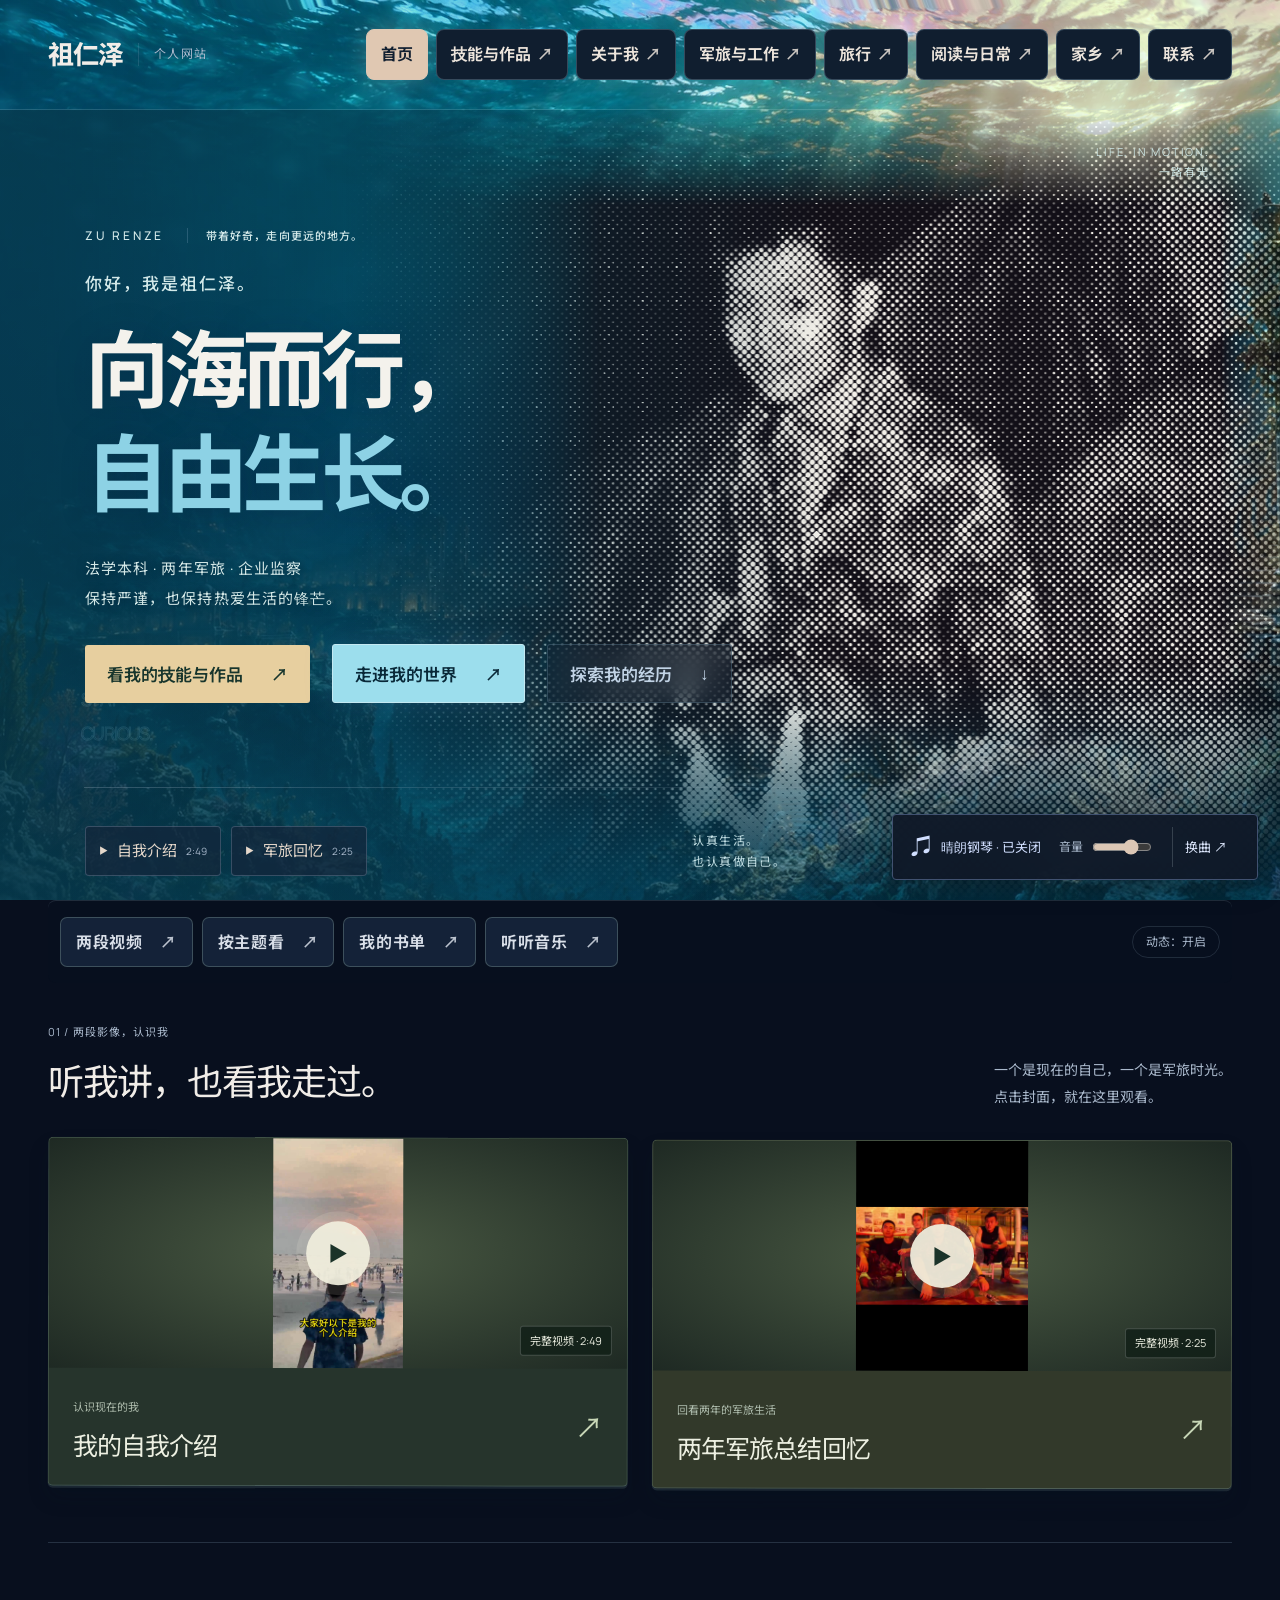
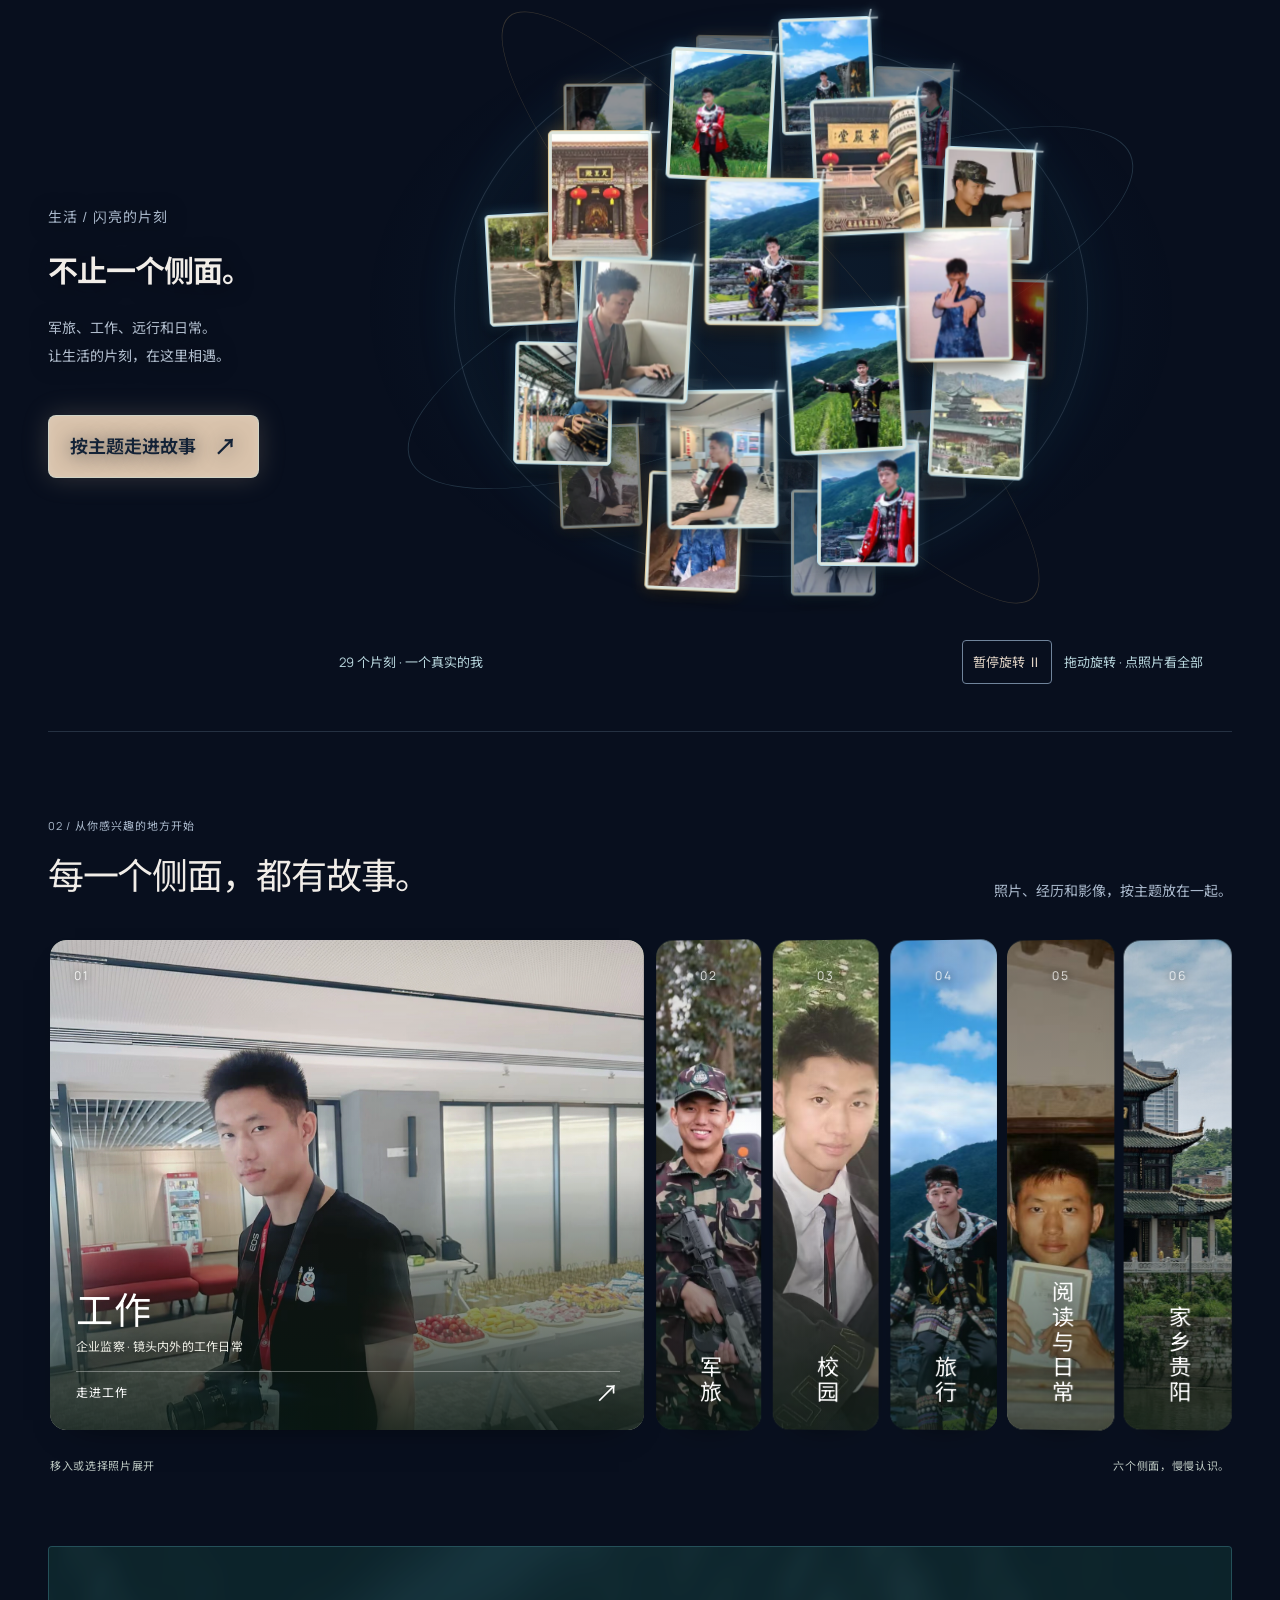
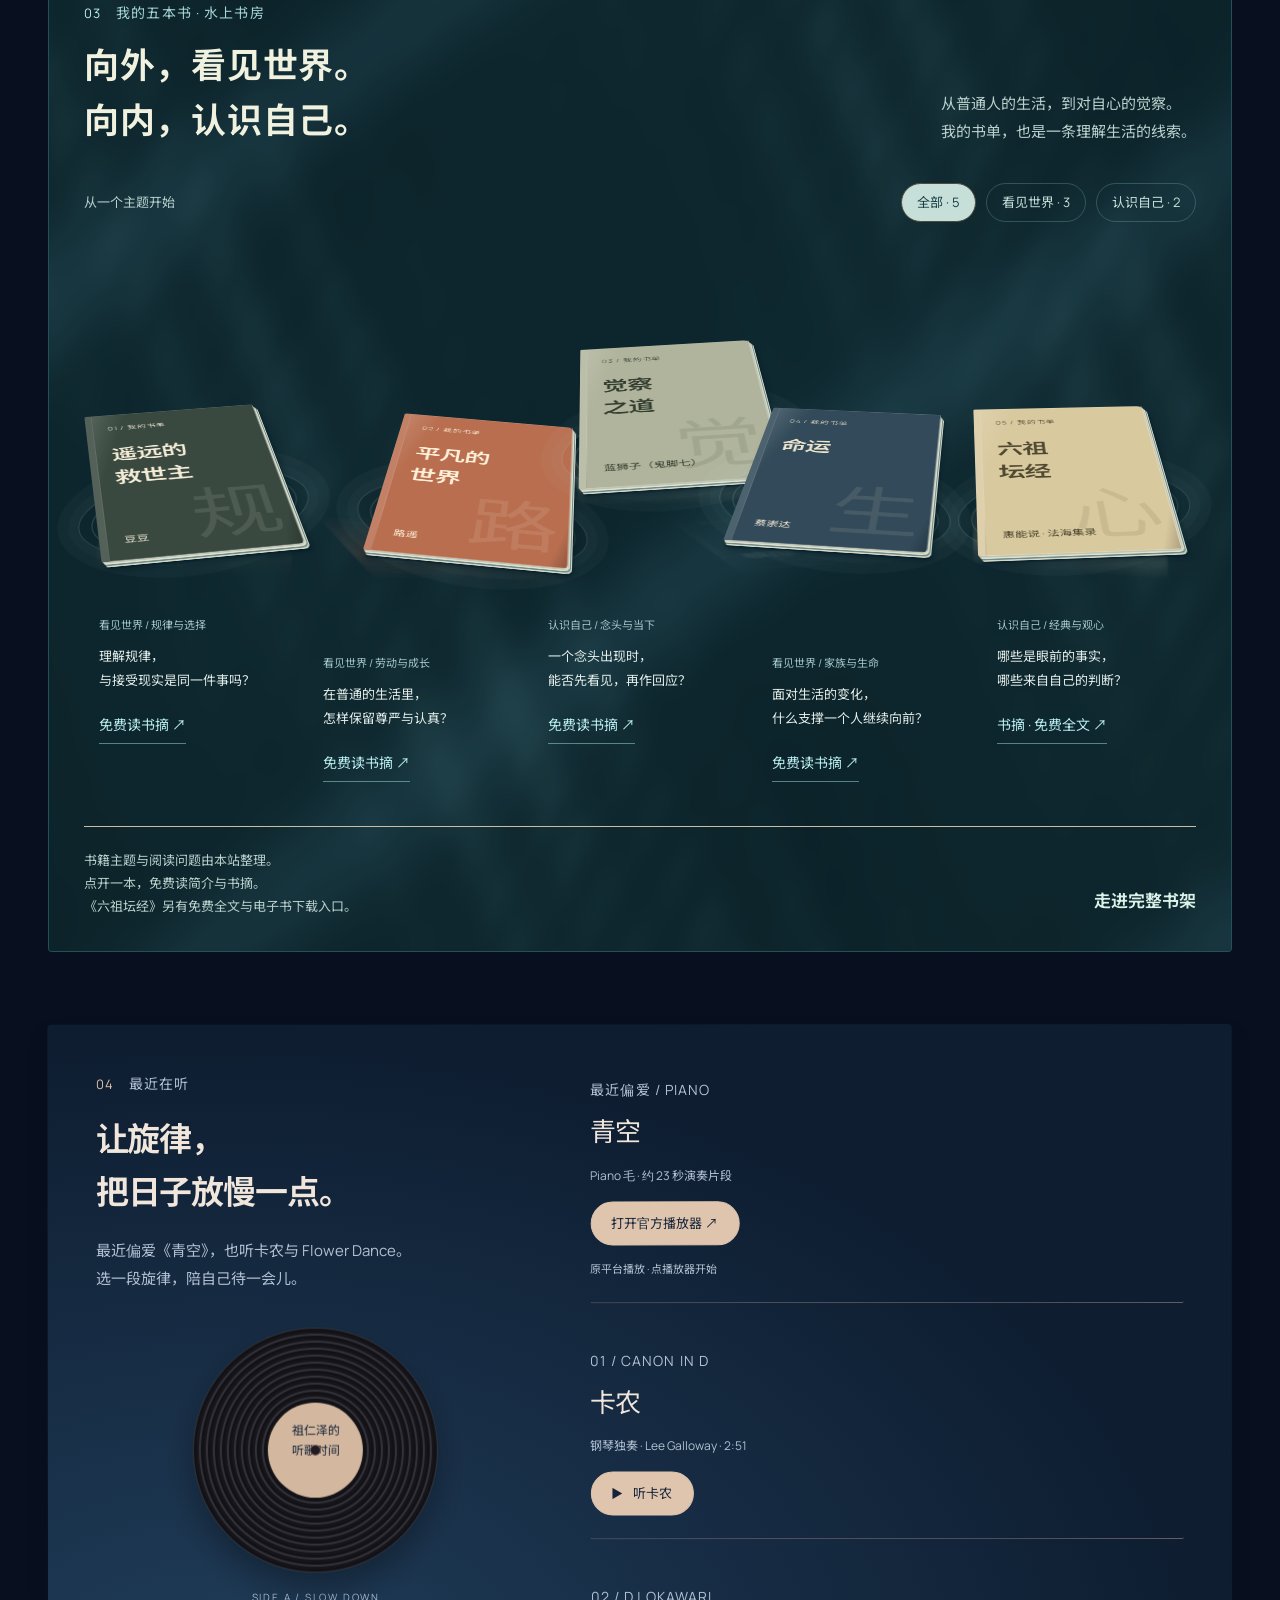
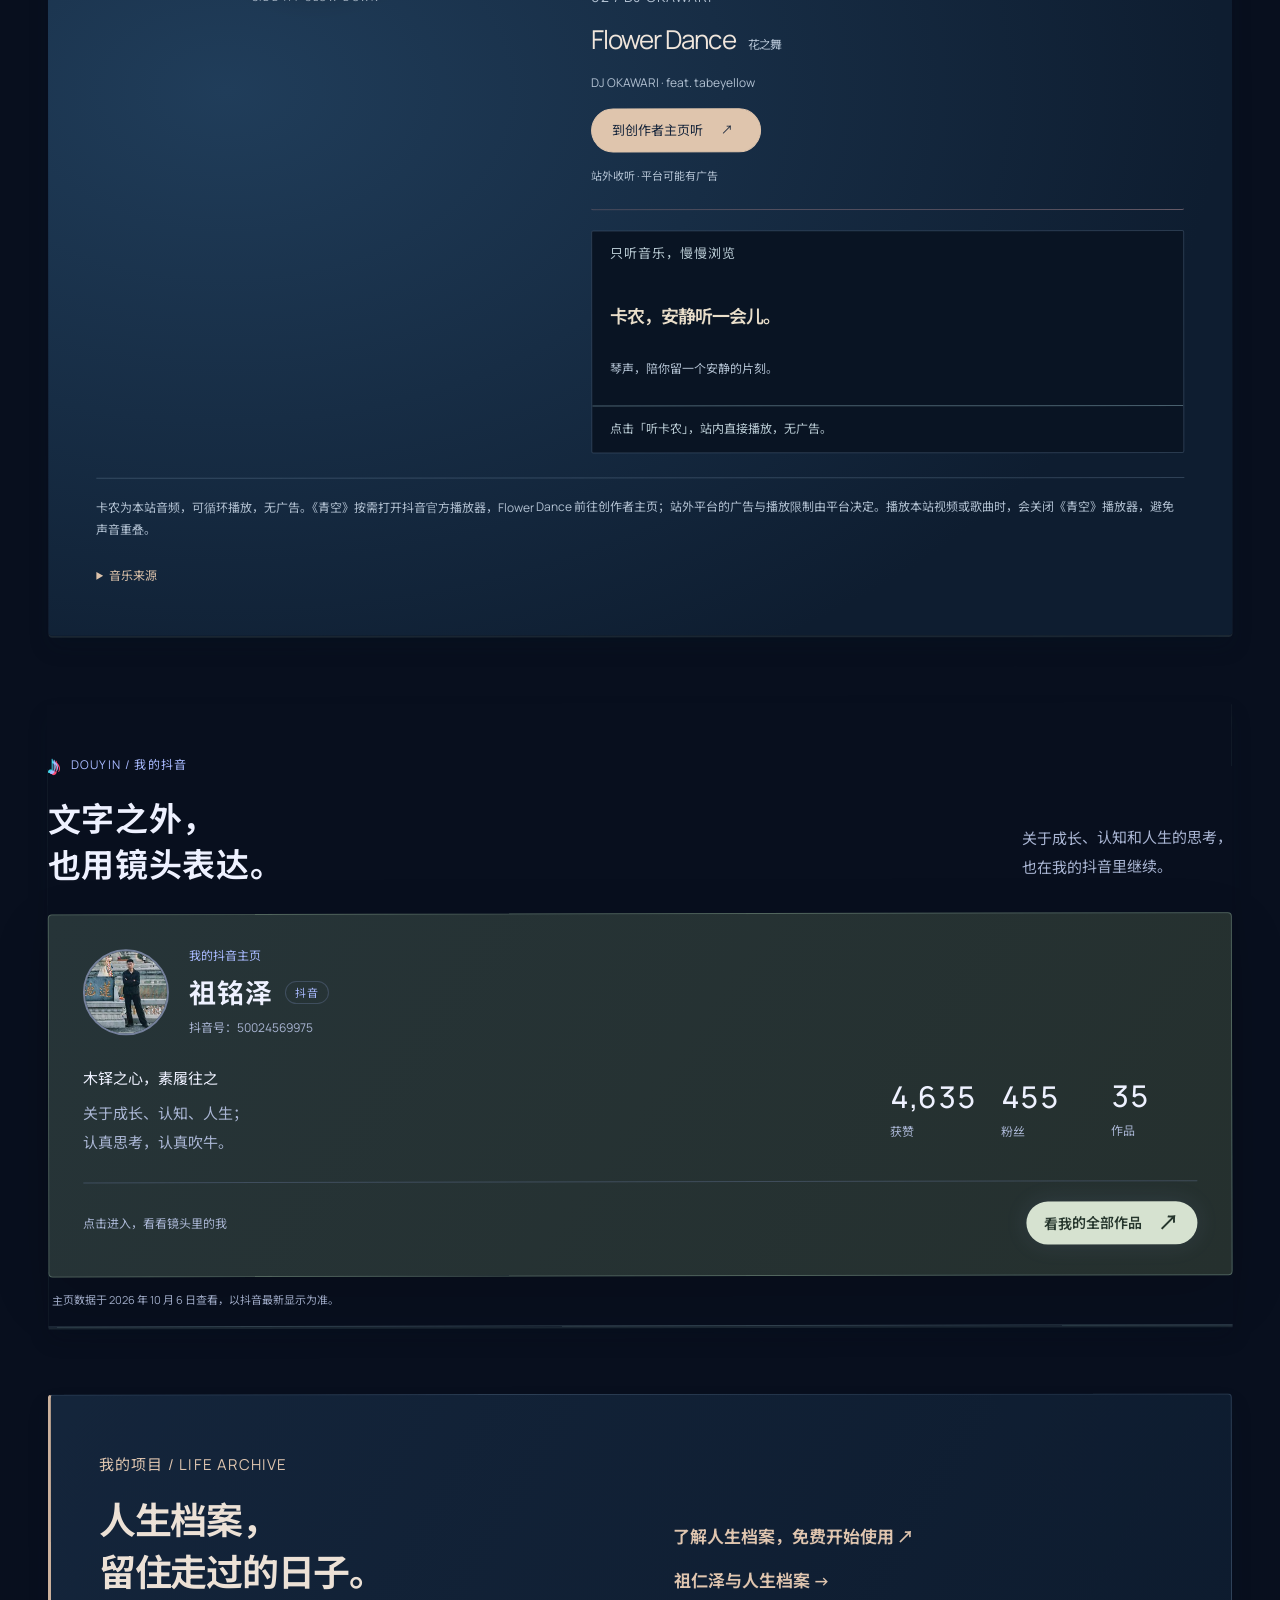
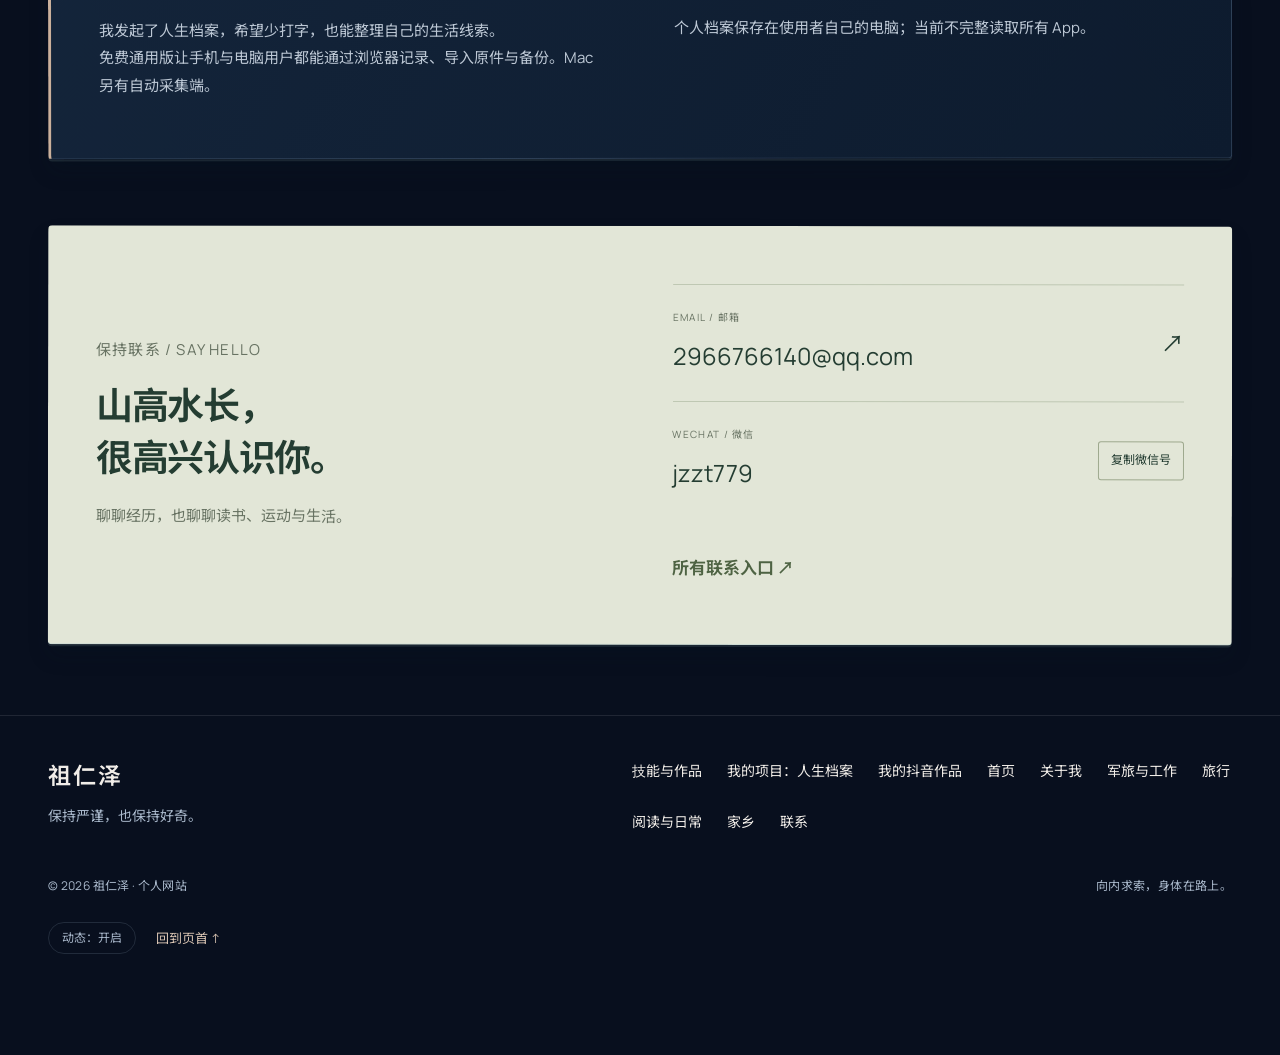
<file: photos.html>
<!doctype html><html lang="zh-CN"><head><meta charset="UTF-8"><meta name="viewport" content="width=device-width,initial-scale=1"><meta name="robots" content="noindex"><title>照片已归入各段故事 · 祖仁泽</title><link rel="stylesheet" href="style.css"></head><body><main style="max-width:700px;margin:10vh auto;padding:30px"><h1>照片，回到故事里。</h1><p>军旅、工作、校园、旅行与日常已经分别整理。</p><p><a href="journey.html#journey-military">军旅与视频 →</a>　<a href="journey.html#journey-work">工作 →</a>　<a href="journey.html#journey-law">校园 →</a>　<a href="travel.html">旅行 →</a>　<a href="notes.html#quiet">文化与日常 →</a></p></main><script>const routes={'#album-military':'journey.html#journey-military','#military-film':'journey.html#military-film','#album-work':'journey.html#journey-work','#album-graduation':'journey.html#journey-law','#album-temple':'notes.html#quiet','#album-seaside':'travel.html#seaside-stories','#album-travel':'travel.html#travel-stories'};location.replace(routes[location.hash]||'index.html#my-route');</script></body></html>
</file>
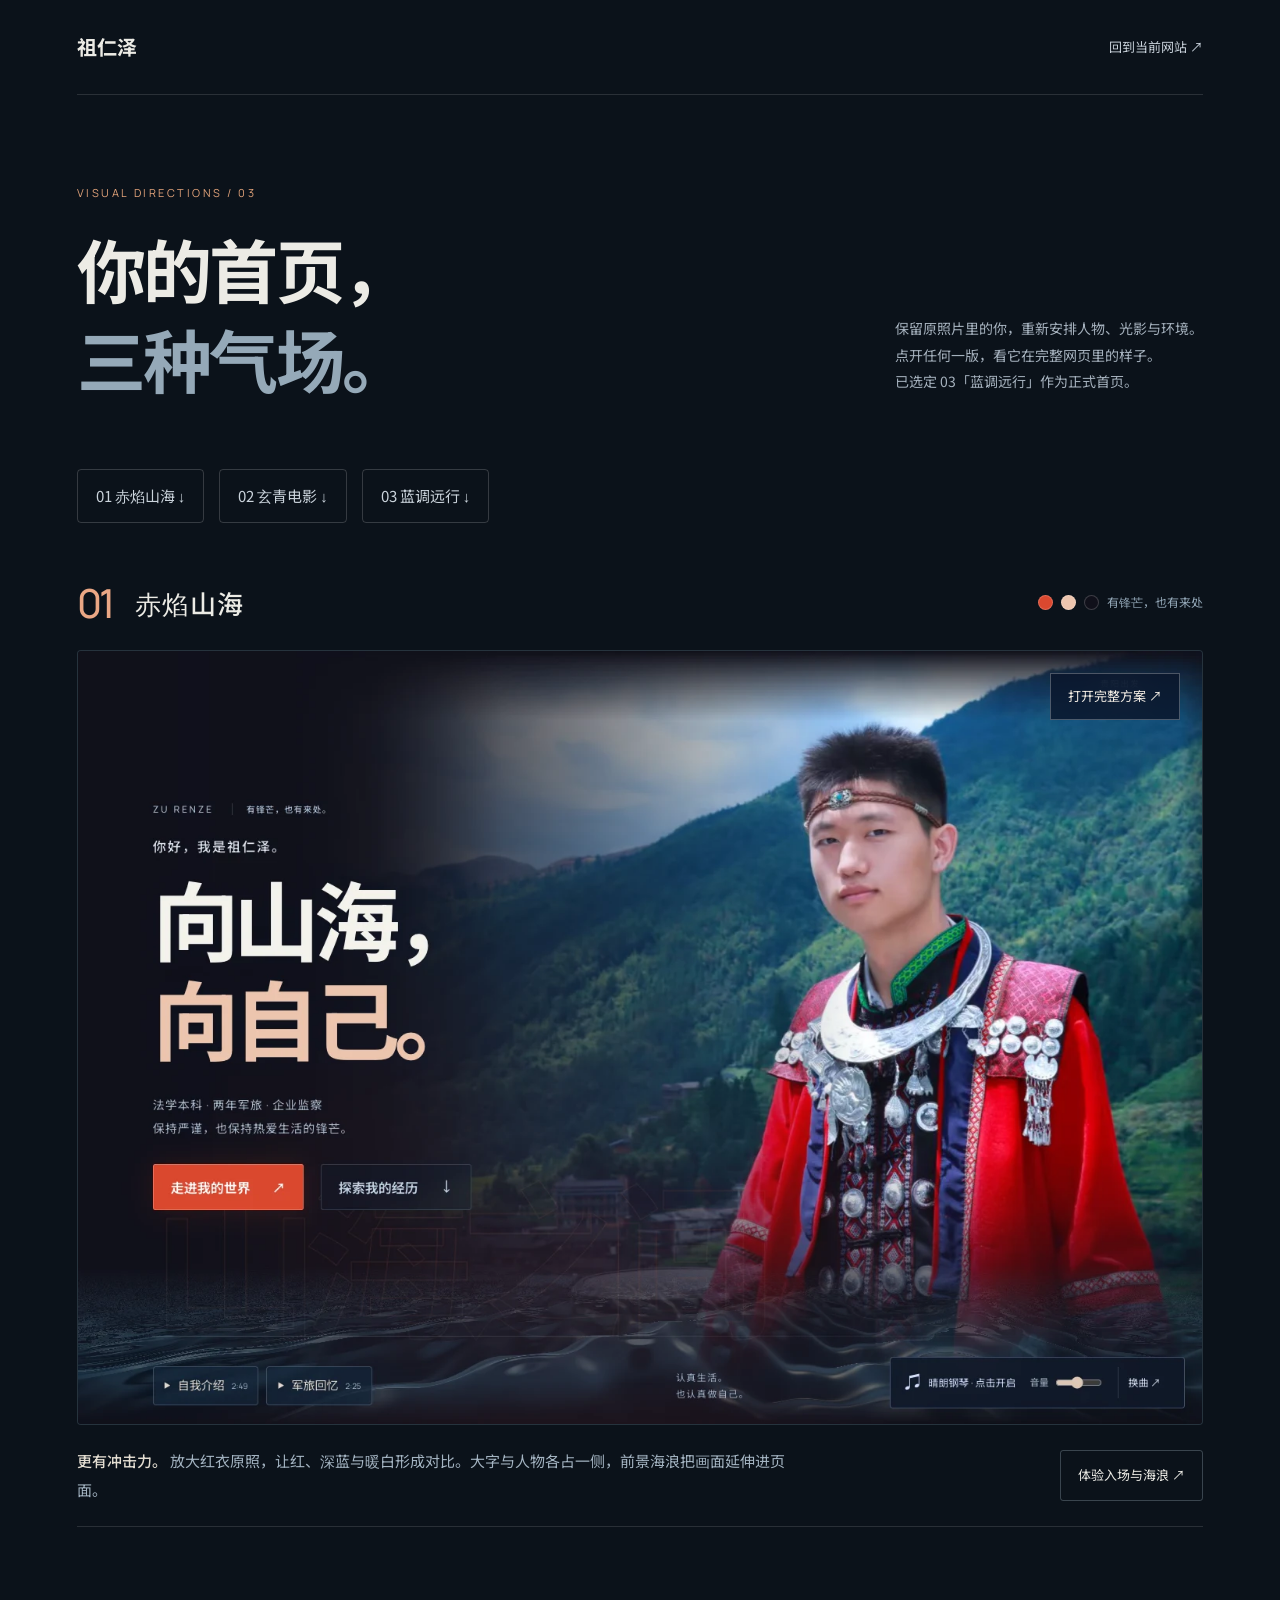
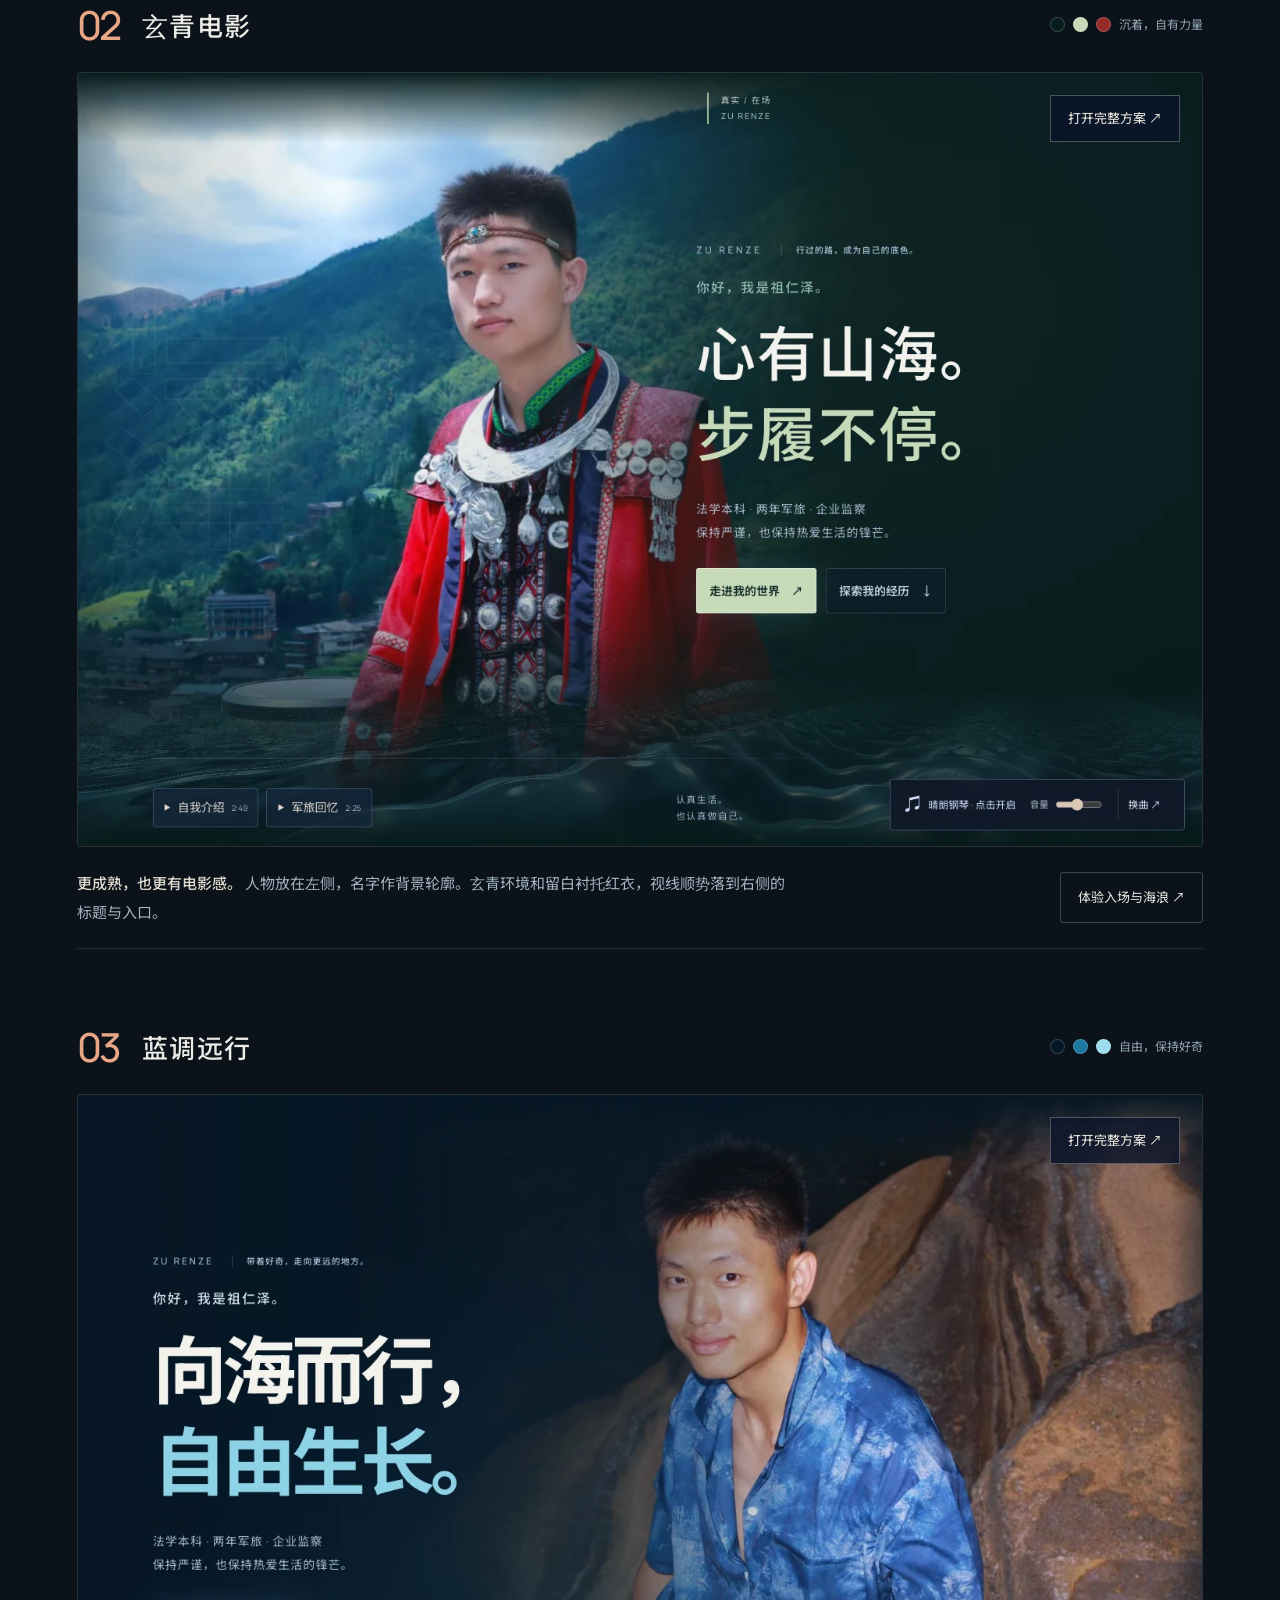
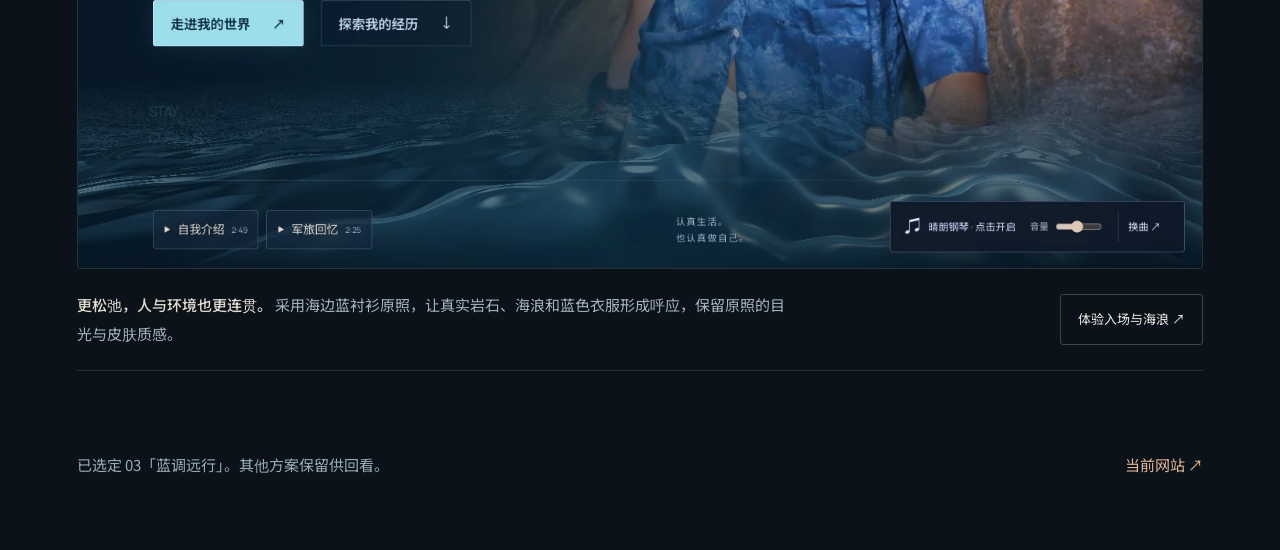
<file: poster-preview.html>
<!doctype html><html lang="zh-CN"><head><meta charset="utf-8"><meta name="viewport" content="width=device-width,initial-scale=1"><meta name="robots" content="noindex,nofollow"><meta name="theme-color" content="#0b121a"><title>三版首页海报 · 祖仁泽</title><style>
@font-face{font-family:CN;src:url(assets/fonts/noto-sans-sc.woff2) format('woff2');font-display:swap}@font-face{font-family:Display;src:url(assets/fonts/manrope.woff2) format('woff2');font-display:swap}*{box-sizing:border-box}html{scroll-behavior:smooth}body{margin:0;background:#0b121a;color:#ecebe5;font:15px/1.9 CN,sans-serif}a{color:inherit;text-decoration:none}button,a{-webkit-tap-highlight-color:transparent}a:focus-visible{outline:2px solid #eca77d;outline-offset:5px}.wrap{width:min(1280px,88%);margin:auto}header{padding:28px 0;border-bottom:1px solid #ffffff20;display:flex;justify-content:space-between;align-items:center;font-size:13px}.brand{font-size:20px;font-weight:700}header a:last-child{color:#c8d1da}.intro{padding:90px 0 65px;display:flex;align-items:end;justify-content:space-between;gap:40px}.eyebrow{font:11px Display,CN,sans-serif;letter-spacing:.23em;color:#e2a37a;margin:0 0 24px}h1{font-size:clamp(42px,5.4vw,80px);line-height:1.3;letter-spacing:-.04em;margin:0}h1 span{color:#95a9b8}.intro>p{max-width:360px;color:#a5b1bd;font-size:14px;margin:0 0 9px}.quick{display:flex;gap:15px;flex-wrap:wrap;margin:0 0 52px}.quick a{padding:12px 18px;border:1px solid #ffffff2c;border-radius:4px;color:#cbd4dc}.quick a:hover{background:#ffffff10}.proposal{margin-bottom:70px;scroll-margin-top:25px}.meta{display:flex;justify-content:space-between;align-items:center;margin-bottom:20px;gap:24px}.num{font:500 40px Display,CN,sans-serif;letter-spacing:-.06em;color:#eaa785}.meta-title{display:flex;gap:22px;align-items:center}h2{font-size:26px;font-weight:500;letter-spacing:.05em;margin:0}.palette{display:flex;align-items:center;gap:8px;color:#92a6b6;font-size:12px}.palette i{width:15px;height:15px;border-radius:50%;border:1px solid #ffffff30}.preview{display:block;position:relative;overflow:hidden;border:1px solid #ffffff16;background:#12202b;border-radius:4px}.preview img{display:block;width:100%;height:auto}.preview::after{content:'打开完整方案 ↗';position:absolute;right:22px;top:22px;background:#0a1529ce;color:#f4eee5;border:1px solid #ffffff44;padding:10px 17px;backdrop-filter:blur(15px);font-size:13px}.preview:hover{border-color:#abc8da66}.description{display:flex;align-items:center;justify-content:space-between;gap:30px;padding:22px 0;border-bottom:1px solid #ffffff1f}.description p{color:#a4b4c2;margin:0;max-width:710px}.description strong{color:#e3ddd1;font-weight:500}.try{white-space:nowrap;padding:12px 17px;border:1px solid #a6b9c74d;border-radius:3px;font-size:13px}.try:hover{background:#bed5e51a}footer{padding:10px 0 70px;color:#99aebb;display:flex;justify-content:space-between;gap:20px}footer a{color:#e6b697}p{margin-top:0}@media(max-width:700px){.wrap{width:90%}header{padding:20px 0}.intro{display:block;padding:45px 0 28px}.intro>p{margin-top:24px;font-size:13px}h1{font-size:43px}.quick{gap:7px;margin-bottom:35px}.quick a{padding:10px 11px;font-size:12px}.meta{gap:10px}.meta-title{gap:13px}h2{font-size:22px}.num{font-size:29px}.palette>span{display:none}.preview::after{right:9px;top:9px;font-size:10px;padding:6px 9px}.description{display:block;padding:15px 0}.description p{font-size:12px}.try{display:inline-block;margin-top:15px}.proposal{margin-bottom:40px}footer{display:block;font-size:12px}footer a{display:block;margin-top:12px}}@media(prefers-reduced-motion:reduce){html{scroll-behavior:auto}}
</style></head><body><div class="wrap"><header><a class="brand" href="index.html">祖仁泽</a><a href="index.html">回到当前网站 ↗</a></header><section class="intro"><div><p class="eyebrow">VISUAL DIRECTIONS / 03</p><h1>你的首页，<br><span>三种气场。</span></h1></div><p>保留原照片里的你，重新安排人物、光影与环境。<br>点开任何一版，看它在完整网页里的样子。<br>已选定 03「蓝调远行」作为正式首页。</p></section><nav class="quick" aria-label="三版海报"><a href="#ember">01 赤焰山海 ↓</a><a href="#jade">02 玄青电影 ↓</a><a href="#tide">03 蓝调远行 ↓</a></nav>
<article class="proposal" id="ember"><div class="meta"><div class="meta-title"><span class="num">01</span><h2>赤焰山海</h2></div><div class="palette"><i style="background:#db482f"></i><i style="background:#edc5ae"></i><i style="background:#10101a"></i><span>有锋芒，也有来处</span></div></div><a class="preview" href="index.html?poster=ember&amp;preview=1"><img src="assets/previews/poster-ember.webp" width="1440" height="990" alt="赤焰山海方案，红衣旅行原照与暖色大字"></a><div class="description"><p><strong>更有冲击力。</strong> 放大红衣原照，让红、深蓝与暖白形成对比。大字与人物各占一侧，前景海浪把画面延伸进页面。</p><a class="try" href="index.html?poster=ember&amp;v=v28">体验入场与海浪 ↗</a></div></article>
<article class="proposal" id="jade"><div class="meta"><div class="meta-title"><span class="num">02</span><h2>玄青电影</h2></div><div class="palette"><i style="background:#071c1c"></i><i style="background:#c7d9b9"></i><i style="background:#962a29"></i><span>沉着，自有力量</span></div></div><a class="preview" href="index.html?poster=jade&amp;preview=1"><img src="assets/previews/poster-jade.webp" width="1440" height="990" loading="lazy" alt="玄青电影方案，人物在左、标题在右的深绿海报"></a><div class="description"><p><strong>更成熟，也更有电影感。</strong> 人物放在左侧，名字作背景轮廓。玄青环境和留白衬托红衣，视线顺势落到右侧的标题与入口。</p><a class="try" href="index.html?poster=jade&amp;v=v28">体验入场与海浪 ↗</a></div></article>
<article class="proposal" id="tide"><div class="meta"><div class="meta-title"><span class="num">03</span><h2>蓝调远行</h2></div><div class="palette"><i style="background:#061725"></i><i style="background:#1d77a1"></i><i style="background:#9cdeed"></i><span>自由，保持好奇</span></div></div><a class="preview" href="index.html?poster=tide&amp;preview=1"><img src="assets/previews/poster-tide.webp" width="1440" height="990" loading="lazy" alt="蓝调远行方案，蓝衬衫海边原照与浅蓝标题"></a><div class="description"><p><strong>更松弛，人与环境也更连贯。</strong> 采用海边蓝衬衫原照，让真实岩石、海浪和蓝色衣服形成呼应，保留原照的目光与皮肤质感。</p><a class="try" href="index.html?poster=tide&amp;v=v28">体验入场与海浪 ↗</a></div></article><footer><span>已选定 03「蓝调远行」。其他方案保留供回看。</span><a href="index.html">当前网站 ↗</a></footer></div></body></html>
</file>
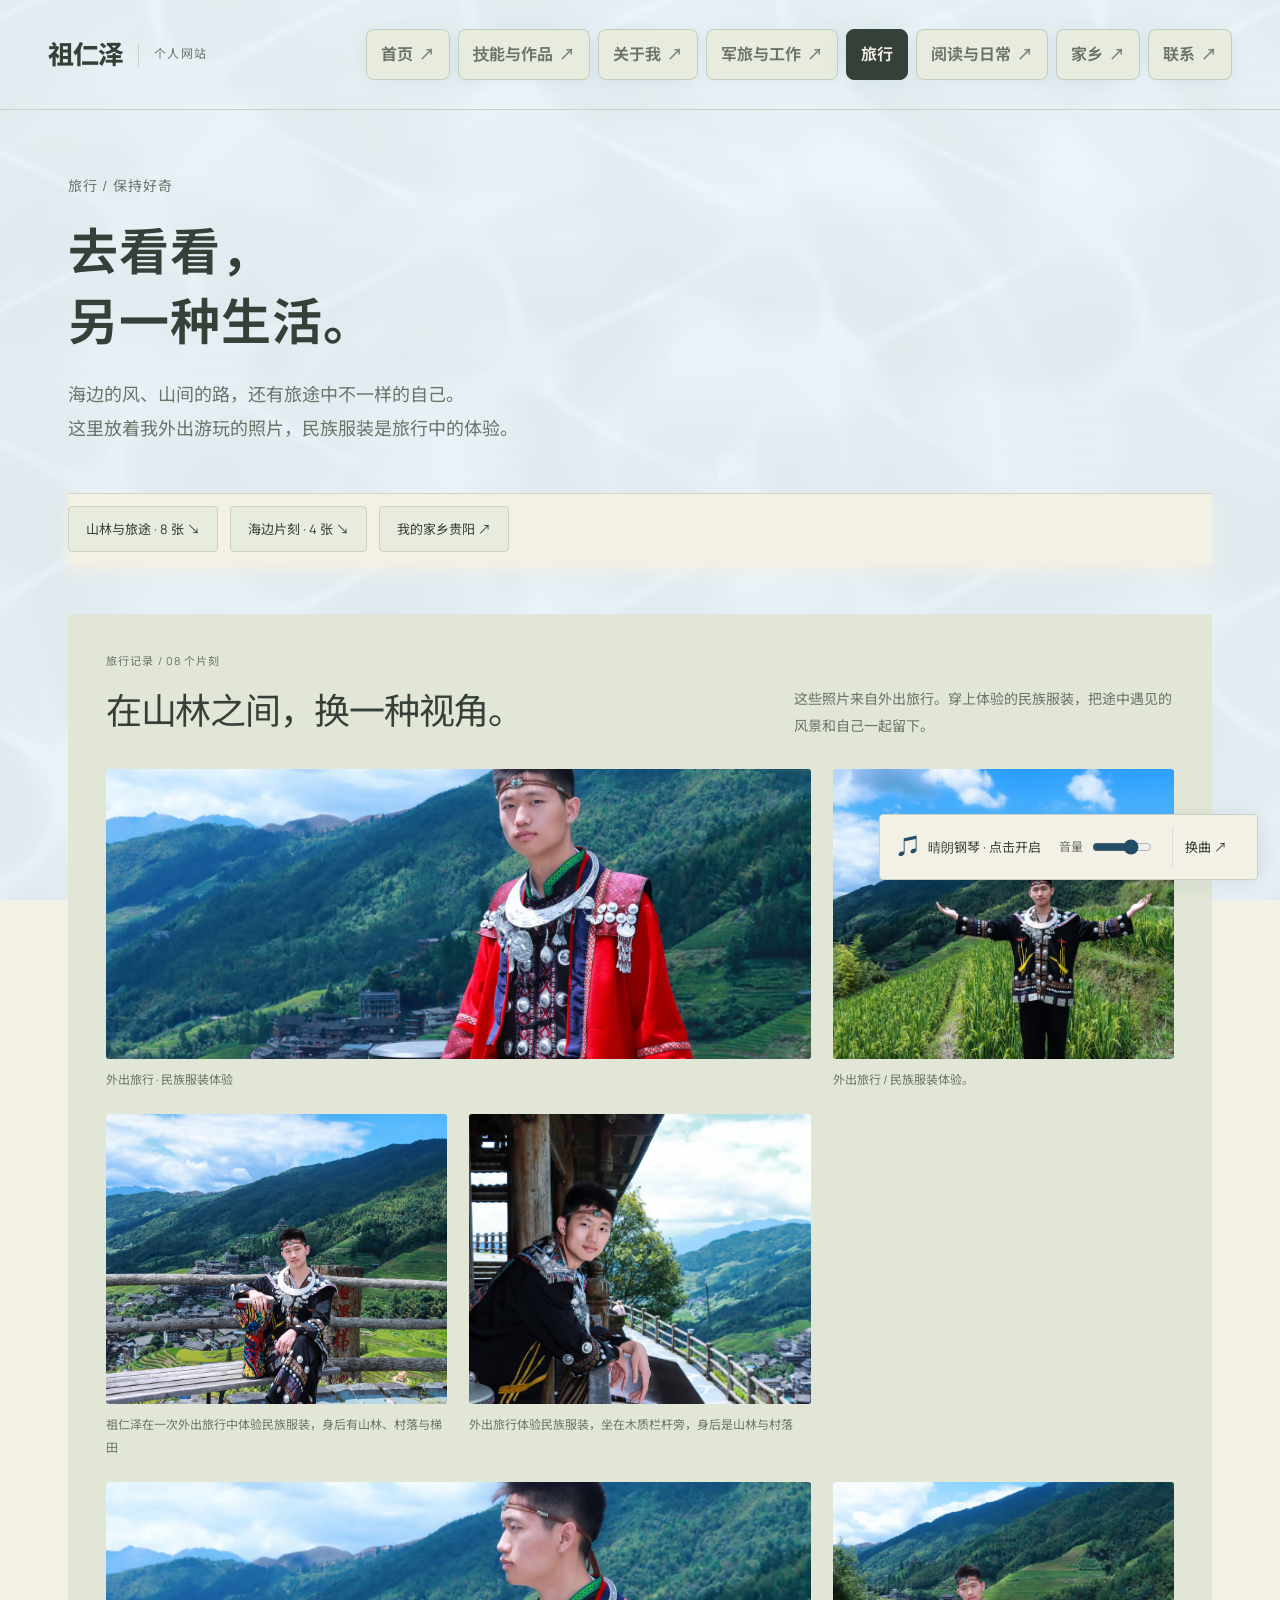
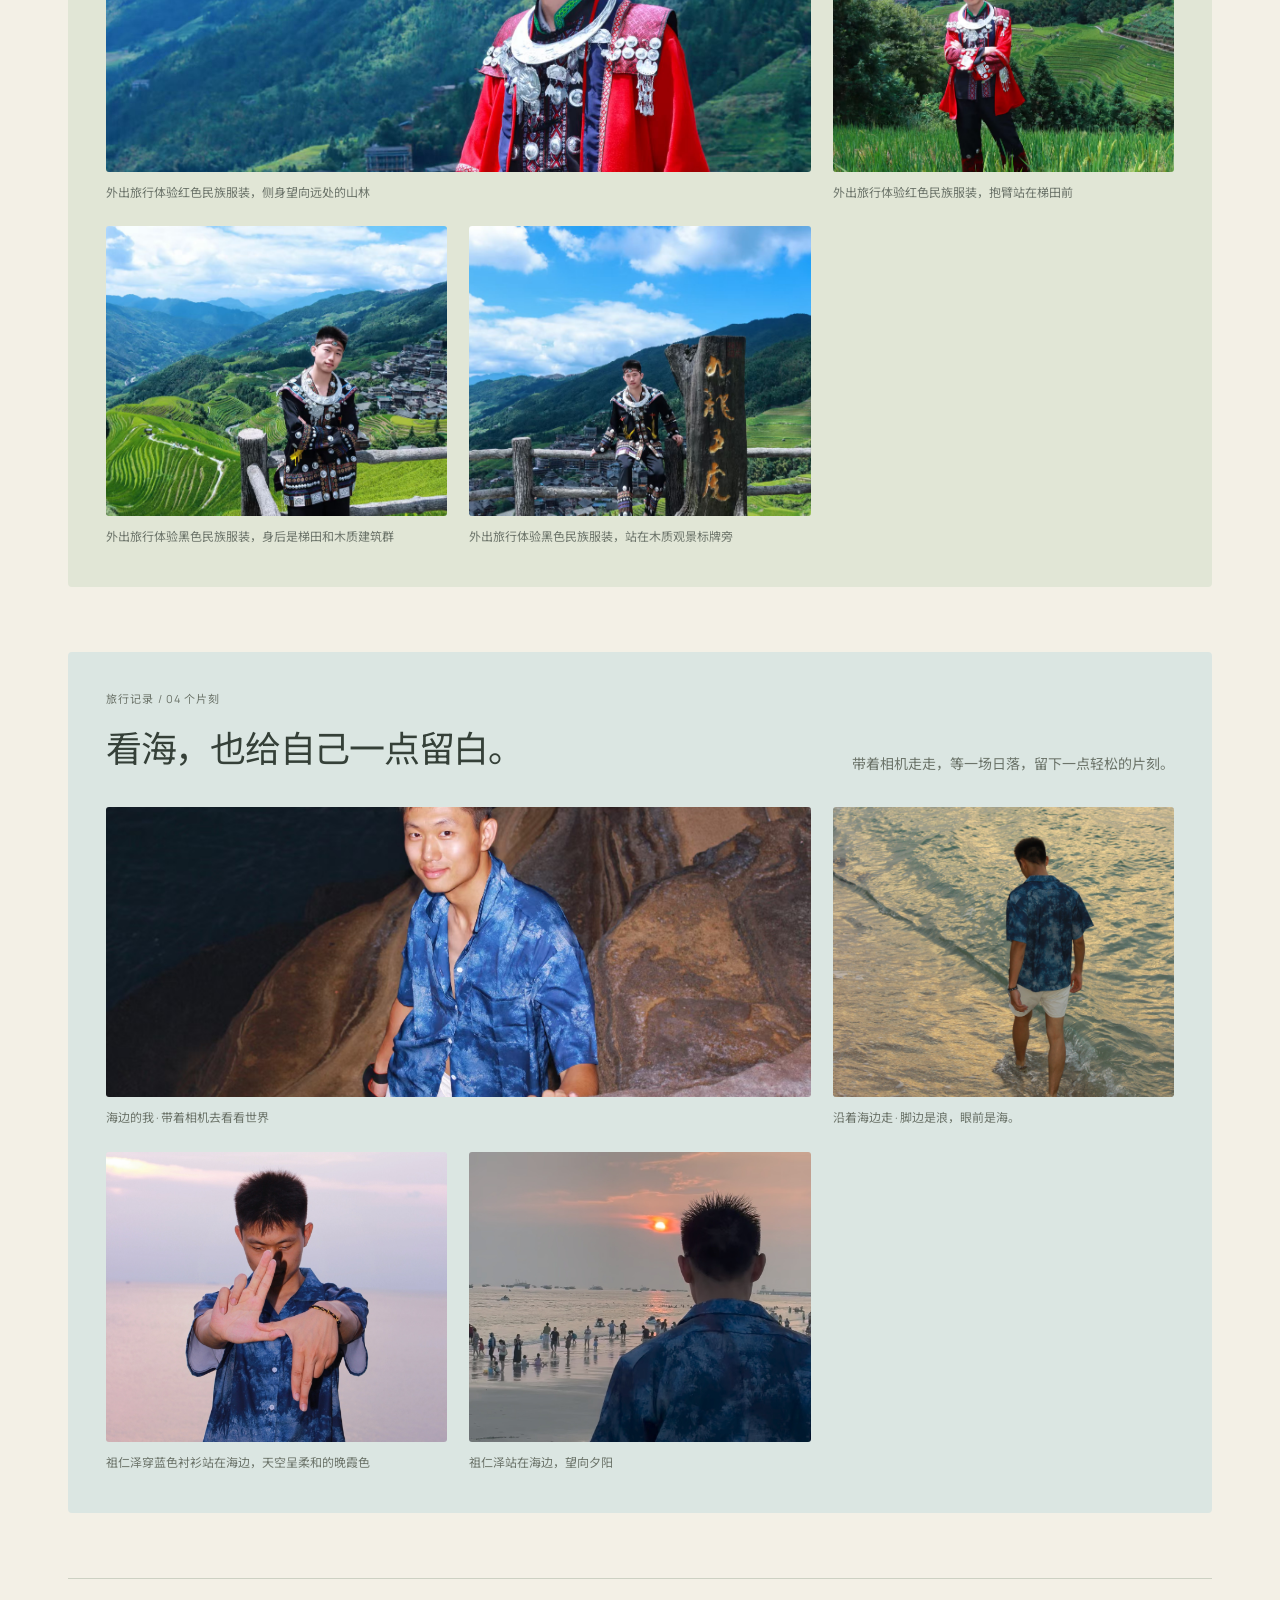
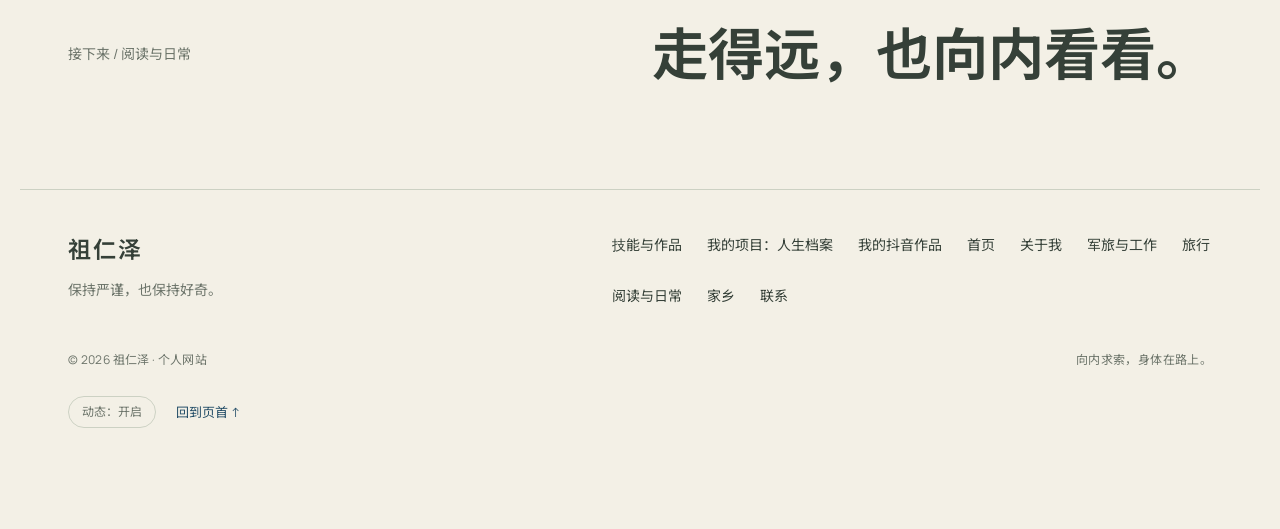
<file: travel.html>
<!doctype html>
<html lang="zh-CN"><head><meta charset="UTF-8"><meta name="viewport" content="width=device-width, initial-scale=1"><meta name="description" content="祖仁泽的旅行记录，海边、山林与旅途中的民族服装体验。"><meta name="theme-color" content="#192d38"><title>旅行与途中 · 祖仁泽个人网站</title><link rel="stylesheet" href="style.css?v=20261006-hometown-v17"><link rel="stylesheet" href="hometown.css?v=20261006-town"><link rel="stylesheet" href="motion.css?v=20261006-motion-v18"><link rel="stylesheet" href="editorial.css?v=20261006-stories-v20"><meta name="author" content="祖仁泽"><meta name="robots" content="index,follow,max-image-preview:large"><link rel="canonical" href="https://zurenze1.github.io/zurenze-personal-site/travel.html"><meta property="og:type" content="website"><meta property="og:locale" content="zh_CN"><meta property="og:site_name" content="祖仁泽个人网站"><meta property="og:title" content="旅行与途中 · 祖仁泽个人网站"><meta property="og:description" content="祖仁泽的旅行记录，海边、山林与旅途中的民族服装体验。"><meta property="og:url" content="https://zurenze1.github.io/zurenze-personal-site/travel.html"><meta property="og:image" content="https://zurenze1.github.io/zurenze-personal-site/assets/photos/travel/travel-red.jpg"><meta name="twitter:card" content="summary_large_image"><script type="application/ld+json">{"@context": "https://schema.org", "@graph": [{"@type": "Person", "@id": "https://zurenze1.github.io/zurenze-personal-site/#person", "name": "祖仁泽", "url": "https://zurenze1.github.io/zurenze-personal-site/", "sameAs": ["https://github.com/zurenze1", "https://zurenze1.github.io/life-archive/author/"], "subjectOf": {"@type": "SoftwareApplication", "@id": "https://zurenze1.github.io/life-archive/#application", "name": "人生档案", "url": "https://zurenze1.github.io/life-archive/", "author": {"@id": "https://zurenze1.github.io/zurenze-personal-site/#person"}}}, {"@type": "WebSite", "@id": "https://zurenze1.github.io/zurenze-personal-site/#website", "name": "祖仁泽个人网站", "url": "https://zurenze1.github.io/zurenze-personal-site/", "inLanguage": "zh-CN", "publisher": {"@id": "https://zurenze1.github.io/zurenze-personal-site/#person"}}, {"@type": "WebPage", "@id": "https://zurenze1.github.io/zurenze-personal-site/travel.html#page", "url": "https://zurenze1.github.io/zurenze-personal-site/travel.html", "name": "旅行与途中 · 祖仁泽个人网站", "description": "祖仁泽的旅行记录。", "isPartOf": {"@id": "https://zurenze1.github.io/zurenze-personal-site/#website"}, "about": {"@id": "https://zurenze1.github.io/zurenze-personal-site/#person"}}]}</script><link rel="stylesheet" href="interaction.css?v=20261006-entry-v21"><link rel="stylesheet" href="stories.css?v=20261015-photo-privacy"><link rel="preload" href="assets/fonts/noto-sans-sc.woff2" as="font" type="font/woff2" crossorigin><link rel="stylesheet" href="modern.css?v=20261013-v27"></head><body class="travel-page"><div class="page-atmosphere" aria-hidden="true"><canvas class="living-water" data-tone="blue"></canvas></div><a class="skip-link" href="#main">跳至正文</a><header class="site-header"><a class="wordmark" href="index.html" aria-label="祖仁泽首页"><strong>祖仁泽</strong><small>个人网站</small></a><nav class="header-links" aria-label="主导航"><a href="index.html">首页<span class="nav-cue" aria-hidden="true">↗</span></a><a href="skills.html">技能与作品<span class="nav-cue" aria-hidden="true">↗</span></a><a href="about.html">关于我<span class="nav-cue" aria-hidden="true">↗</span></a><a href="journey.html">军旅与工作<span class="nav-cue" aria-hidden="true">↗</span></a><a href="travel.html" aria-current="page">旅行<span class="nav-cue" aria-hidden="true">↗</span></a><a href="notes.html">阅读与日常<span class="nav-cue" aria-hidden="true">↗</span></a><a href="hometown.html">家乡<span class="nav-cue" aria-hidden="true">↗</span></a><a href="contact.html">联系<span class="nav-cue" aria-hidden="true">↗</span></a></nav><button class="menu-toggle" aria-label="打开导航" aria-expanded="false" aria-controls="navigation">浏览目录 <span aria-hidden="true">↗</span></button></header><nav class="navigation" id="navigation" aria-label="移动端导航" inert><p class="nav-intro">每一段经历，<br>都成为自己的一部分。</p><div class="nav-items"><a href="index.html"><small>00</small><span>首页</span></a><a href="about.html"><small>01</small><span>关于我</span></a><a href="journey.html"><small>02</small><span>军旅与工作</span></a><a href="travel.html" aria-current="page"><small>03</small><span>旅行</span></a><a href="notes.html"><small>04</small><span>阅读与日常</span></a><a href="hometown.html"><small>05</small><span>家乡</span></a><a href="contact.html"><small>06</small><span>联系</span></a></div><p class="nav-bottom">贵阳出发，一路行来。</p></nav><main id="main"><section class="page-heading"><p class="section-label">旅行 / 保持好奇</p><h1>去看看，<br>另一种生活。</h1><p>海边的风、山间的路，还有旅途中不一样的自己。<br>这里放着我外出游玩的照片，民族服装是旅行中的体验。</p></section><nav class="topic-nav" aria-label="旅行章节"><a href="#travel-stories">山林与旅途 · 8 张 ↘</a><a href="#seaside-stories">海边片刻 · 4 张 ↘</a><a href="hometown.html">我的家乡贵阳 ↗</a></nav><section class="travel-story" id="travel-stories" data-water-scene="1"><div class="chapter-heading"><div><p class="section-label">旅行记录 / 08 个片刻</p><h2>在山林之间，换一种视角。</h2></div><p>这些照片来自外出旅行。穿上体验的民族服装，把途中遇见的风景和自己一起留下。</p></div><div class="story-photo-grid"><figure class="story-photo" id="memory-3"><img src="assets/photos/travel/travel-red.jpg" alt="外出旅行 · 民族服装体验" width="1920" height="1280" loading="lazy"><figcaption>外出旅行 · 民族服装体验</figcaption></figure><figure class="story-photo" id="memory-11"><img src="assets/photos/travel/travel-fields.jpg" alt="外出旅行 / 民族服装体验。" width="1920" height="1280" loading="lazy"><figcaption>外出旅行 / 民族服装体验。</figcaption></figure><figure class="story-photo" id="memory-20"><img src="assets/mountain-journey.jpg?v=privacy-20261015" alt="祖仁泽在一次外出旅行中体验民族服装，身后有山林、村落与梯田" width="2400" height="1600" loading="lazy"><figcaption>祖仁泽在一次外出旅行中体验民族服装，身后有山林、村落与梯田</figcaption></figure><figure class="story-photo" id="memory-25"><img src="assets/photos/travel/travel-balcony.jpg" alt="外出旅行体验民族服装，坐在木质栏杆旁，身后是山林与村落" width="1920" height="1280" loading="lazy"><figcaption>外出旅行体验民族服装，坐在木质栏杆旁，身后是山林与村落</figcaption></figure><figure class="story-photo" id="memory-26"><img src="assets/photos/travel/travel-looking-out.jpg" alt="外出旅行体验红色民族服装，侧身望向远处的山林" width="1920" height="1280" loading="lazy"><figcaption>外出旅行体验红色民族服装，侧身望向远处的山林</figcaption></figure><figure class="story-photo" id="memory-27"><img src="assets/photos/travel/travel-landscape.jpg" alt="外出旅行体验红色民族服装，抱臂站在梯田前" width="1920" height="1280" loading="lazy"><figcaption>外出旅行体验红色民族服装，抱臂站在梯田前</figcaption></figure><figure class="story-photo" id="memory-28"><img src="assets/photos/travel/travel-overlook.jpg" alt="外出旅行体验黑色民族服装，身后是梯田和木质建筑群" width="1920" height="1280" loading="lazy"><figcaption>外出旅行体验黑色民族服装，身后是梯田和木质建筑群</figcaption></figure><figure class="story-photo" id="memory-29"><img src="assets/photos/travel/travel-viewpoint.jpg" alt="外出旅行体验黑色民族服装，站在木质观景标牌旁" width="1920" height="1280" loading="lazy"><figcaption>外出旅行体验黑色民族服装，站在木质观景标牌旁</figcaption></figure></div></section><section class="travel-story" id="seaside-stories" data-water-scene="3"><div class="chapter-heading"><div><p class="section-label">旅行记录 / 04 个片刻</p><h2>看海，也给自己一点留白。</h2></div><p>带着相机走走，等一场日落，留下一点轻松的片刻。</p></div><div class="story-photo-grid"><figure class="story-photo" id="memory-1"><img src="assets/photos/seaside/coastal-rocks.jpg" alt="海边的我 · 带着相机去看看世界" width="1919" height="1279" loading="lazy"><figcaption>海边的我 · 带着相机去看看世界</figcaption></figure><figure class="story-photo" id="memory-10"><img src="assets/photos/seaside/shoreline.jpg" alt="沿着海边走 · 脚边是浪，眼前是海。" width="5184" height="3456" loading="lazy"><figcaption>沿着海边走 · 脚边是浪，眼前是海。</figcaption></figure><figure class="story-photo" id="memory-17"><img src="assets/seaside-moment.jpg" alt="祖仁泽穿蓝色衬衫站在海边，天空呈柔和的晚霞色" width="1200" height="1800" loading="lazy"><figcaption>祖仁泽穿蓝色衬衫站在海边，天空呈柔和的晚霞色</figcaption></figure><figure class="story-photo" id="memory-19"><img src="assets/sunset.jpg" alt="祖仁泽站在海边，望向夕阳" width="1080" height="1920" loading="lazy"><figcaption>祖仁泽站在海边，望向夕阳</figcaption></figure></div></section><a class="next-page" href="notes.html"><small>接下来 / 阅读与日常</small><span>走得远，也向内看看。</span></a></main><footer class="site-footer"><div class="footer-top"><div><a class="footer-home" href="index.html">祖仁泽</a><p class="footer-note">保持严谨，也保持好奇。</p></div><nav class="footer-nav" aria-label="页脚导航"><a href="skills.html">技能与作品</a><a href="https://zurenze1.github.io/life-archive/">我的项目：人生档案</a><a href="https://v.douyin.com/hqrUaErHYb4/" target="_blank" rel="noopener noreferrer">我的抖音作品</a><a href="index.html">首页</a><a href="about.html">关于我</a><a href="journey.html">军旅与工作</a><a href="travel.html">旅行</a><a href="notes.html">阅读与日常</a><a href="hometown.html">家乡</a><a href="contact.html">联系</a></nav></div><div class="footer-bottom"><span>© <span data-year>2026</span> 祖仁泽 · 个人网站</span><span>向内求索，身体在路上。</span></div></footer><aside class="sound-dock" aria-label="选择和播放音乐"><button class="ambient-toggle" type="button" aria-pressed="false" aria-label="开启背景轻音乐"><span class="sound-icon" aria-hidden="true">♫</span><span class="ambient-label">轻音乐 · 点击开启</span></button><label class="ambient-volume-label"><span>音量</span><input class="ambient-volume" type="range" min="0" max="100" value="45" aria-label="背景音乐音量"></label><a href="notes.html#music" class="sound-more" aria-label="选歌和音乐来源">选歌</a></aside><audio id="ambient-audio" loop preload="metadata" src="assets/audio/piano-refreshing-peritune.mp3"></audio><script src="music.js?v=20261013-v36"></script><script src="script.js?v=20261006-hometown-v17"></script><script src="motion.js?v=20261013-v36"></script><script src="editorial.js?v=20261006-stories-v20"></script><script src="interaction.js?v=20261013-v26"></script><script src="stories.js?v=20261013-v35"></script><script src="water.js?v=20261013-v32"></script></body></html>
</file>
<file: style.css>
/* Chinese journal: generous type, a consistent reading grid, natural photographs. */
:root{--paper:#fafbf9;--ink:#192d38;--muted:#64727b;--blue:#244e68;--line:#dbe2e3;--wash:#eef2f3;--serif:"Songti SC","Noto Serif CJK SC","Source Han Serif SC",SimSun,serif;--sans:"PingFang SC","Noto Sans CJK SC","Microsoft YaHei",sans-serif}
*{box-sizing:border-box}html{scroll-behavior:smooth;scroll-padding-top:110px}body{margin:0;background:var(--paper);color:var(--ink);font:18px/1.85 var(--sans);-webkit-font-smoothing:antialiased}a{color:inherit;text-decoration:none}button{font:inherit;cursor:pointer}img{display:block;max-width:100%;height:auto}figure,blockquote{margin:0}h1,h2,h3,p{margin:0}h1,h2{font-family:var(--serif);font-weight:600;line-height:1.4}h3{font-weight:500;line-height:1.5}p+p{margin-top:1em}small{font-size:13px}button,a{-webkit-tap-highlight-color:transparent}a:focus-visible,button:focus-visible{outline:3px solid #4d84a3;outline-offset:5px}[hidden]{display:none!important}::selection{background:#cce0ea;color:#192d38}.skip-link{position:fixed;left:24px;top:-80px;background:var(--ink);color:white;padding:10px 20px;z-index:100}.skip-link:focus{top:12px}
.site-header{max-width:1240px;margin:auto;min-height:102px;padding:26px 48px;display:flex;align-items:center;justify-content:space-between;gap:24px;border-bottom:1px solid var(--line)}.wordmark{display:flex;align-items:center;gap:15px;flex-shrink:0}.wordmark strong{font:600 26px/1.3 var(--serif);letter-spacing:.08em}.wordmark small{font-size:12px;letter-spacing:.12em;color:var(--muted);border-left:1px solid var(--line);padding-left:15px}.header-links{display:flex;gap:27px;font-size:14px;line-height:2}.header-links a{color:var(--muted);position:relative;padding:5px 0}.header-links a:hover,.header-links a[aria-current=page]{color:var(--ink)}.header-links a[aria-current=page]:after{content:"";position:absolute;height:2px;bottom:0;left:0;right:0;background:var(--blue)}.menu-toggle{display:none;border:1px solid var(--line);background:transparent;border-radius:4px;padding:10px 14px;font-size:14px}.navigation{display:none}.navigation.open{display:block;position:fixed;inset:85px 0 0;background:var(--paper);padding:32px;z-index:20;overflow:auto}.nav-intro{font:24px/1.7 var(--serif);max-width:320px;margin-bottom:26px}.nav-items a{display:flex;gap:20px;padding:15px 0;border-bottom:1px solid var(--line);font-size:24px}.nav-items small{color:var(--muted);align-self:center}.nav-bottom{margin-top:28px;font-size:14px;color:var(--muted)}.menu-open{overflow:hidden}
main{max-width:1240px;margin:auto;padding:0 48px}.eyebrow,.small-label,.section-label{font-size:14px;letter-spacing:.08em;color:var(--muted);line-height:1.6}.section-label span{display:inline-block;color:var(--blue);margin-right:15px;font-size:13px}.text-link,.inline-link{display:inline-block;border-bottom:1px solid var(--ink);padding-bottom:3px;font-size:15px;line-height:1.7}.text-link:hover,.inline-link:hover{color:var(--blue);border-color:var(--blue)}.primary-link{display:inline-flex;align-items:center;justify-content:center;background:var(--ink);color:#fff;min-height:48px;padding:10px 26px;border:1px solid var(--ink);font-size:15px;border-radius:3px;transition:background .2s}.primary-link:hover{background:var(--blue)}
.home-hero{display:grid;grid-template-columns:1fr 292px;gap:75px;align-items:center;padding:84px 0 76px}.home-hero h1{font-size:clamp(42px,5.2vw,64px);line-height:1.45;letter-spacing:.025em;margin:22px 0 28px}.home-hero h1 span{color:var(--blue)}.hero-description{max-width:580px;color:var(--muted);font-size:18px;line-height:1.95}.hero-actions{display:flex;align-items:center;gap:30px;margin-top:32px}.hero-poem{background:var(--ink);color:#f4f7f7;min-height:345px;padding:30px 32px;display:flex;flex-direction:column;justify-content:space-between;border-radius:2px}.poem-label{font-size:13px;color:#adc2cd;letter-spacing:.15em}.hero-poem blockquote{font:600 32px/1.7 var(--serif);letter-spacing:.05em;margin:30px 0}.hero-poem figcaption{font-size:13px;line-height:1.9;color:#b9cbd4;border-top:1px solid #49606e;padding-top:17px}.hero-footnote{display:flex;justify-content:space-between;gap:20px;border-top:1px solid var(--line);padding:18px 0;color:var(--muted);font-size:13px;letter-spacing:.06em}
.home-intro{display:grid;grid-template-columns:.95fr 1fr;gap:80px;align-items:center;margin:70px 0 110px}.home-photo img{width:100%;height:440px;object-fit:cover;object-position:center 48%;border-radius:2px}.home-photo figcaption{font-size:13px;color:var(--muted);padding-top:13px;display:flex;justify-content:space-between;gap:15px}.home-intro h2{font-size:38px;margin:18px 0 25px}.home-intro p:not(.section-label){color:var(--muted)}.home-intro .text-link{margin-top:26px}.intro-facts{display:flex;gap:28px;margin:30px 0 0;padding:20px 0 0;border-top:1px solid var(--line);font-size:14px;flex-wrap:wrap}.intro-facts strong{font-weight:500;display:block;color:var(--ink)}.intro-facts span{font-size:13px;color:var(--muted)}
.section-head{display:flex;align-items:end;justify-content:space-between;gap:25px;margin-bottom:32px}.section-head h2{font-size:38px;margin-top:12px}.section-head>p{max-width:300px;font-size:15px;color:var(--muted)}.home-chapters{border-top:1px solid var(--line);padding-top:60px;margin-bottom:105px}.chapter-grid{display:grid;grid-template-columns:repeat(3,1fr);gap:32px}.chapter{border-top:2px solid var(--ink);padding:25px 0 22px;display:flex;flex-direction:column;align-items:start}.chapter-number{font:italic 24px/1 var(--serif);color:var(--muted)}.chapter h3{font:600 27px/1.5 var(--serif);margin:22px 0 15px}.chapter p{font-size:16px;color:var(--muted);margin-bottom:25px}.chapter .text-link{margin-top:auto}.life-row{display:grid;grid-template-columns:1fr 1fr 1.6fr;gap:24px;margin-bottom:100px}.life-row img{width:100%;height:330px;object-fit:cover;border-radius:2px}.life-row figure:nth-child(2) img{object-position:center 25%}.life-row figcaption{font-size:14px;margin-top:14px}.life-row figcaption small{display:block;color:var(--muted);margin-top:3px}.home-closing{background:var(--wash);padding:44px 48px;display:flex;align-items:center;justify-content:space-between;gap:30px;margin-bottom:85px}.home-closing h2{font-size:34px}.home-closing p{font-size:16px;color:var(--muted);margin-top:12px}
.site-footer{max-width:1240px;margin:auto;border-top:1px solid var(--line);padding:42px 48px 28px}.footer-top{display:flex;justify-content:space-between;gap:30px;align-items:start}.footer-home{font:600 23px/1.5 var(--serif);letter-spacing:.08em}.footer-note{font-size:14px;color:var(--muted);margin-top:9px}.footer-nav{display:flex;gap:25px;font-size:14px;flex-wrap:wrap;max-width:600px}.footer-bottom{display:flex;justify-content:space-between;gap:20px;margin-top:40px;color:var(--muted);font-size:12px;letter-spacing:.03em}
@media(min-width:1500px){.home-hero{padding-top:100px;padding-bottom:90px}}
@media(max-width:1000px){.site-header,main,.site-footer{padding-left:32px;padding-right:32px}.wordmark small{display:none}.header-links{gap:18px}.home-hero{gap:35px;grid-template-columns:1fr 260px}.home-hero h1{font-size:48px}.home-intro{gap:40px}.home-intro h2,.section-head h2{font-size:32px}.home-photo img{height:400px}.life-row img{height:275px}.footer-top{flex-direction:column}}
@media(max-width:760px){html{scroll-padding-top:30px}.site-header{min-height:85px;padding:22px 24px}.wordmark strong{font-size:24px}.header-links{display:none}.menu-toggle{display:block}main{padding:0 24px}.home-hero{grid-template-columns:1fr;gap:38px;padding:45px 0 36px}.home-hero h1{font-size:clamp(36px,8.5vw,48px);letter-spacing:0;margin:18px 0 22px}.hero-description{font-size:17px}.hero-actions{margin-top:26px;gap:26px}.hero-poem{min-height:0;padding:24px 27px;display:grid;grid-template-columns:1fr auto;gap:15px;align-items:center}.hero-poem blockquote{grid-column:1/-1;font-size:27px;margin:5px 0;line-height:1.6}.hero-poem blockquote br{display:none}.hero-poem figcaption{grid-column:1/-1;padding-top:12px}.hero-footnote{font-size:12px}.hero-footnote span:last-child{display:none}.home-intro{grid-template-columns:1fr;gap:32px;margin:48px 0 65px}.home-photo img{height:350px}.home-intro h2{font-size:31px;margin-top:14px}.intro-facts{gap:24px}.section-head{align-items:start;flex-direction:column;gap:15px}.section-head h2{font-size:32px}.home-chapters{padding-top:35px;margin-bottom:60px}.chapter-grid{grid-template-columns:1fr;gap:0}.chapter{padding:24px 0;display:grid;grid-template-columns:38px 1fr;gap:8px 16px}.chapter-number{grid-row:1/4;padding-top:9px}.chapter h3{font-size:25px;margin:0}.chapter p{grid-column:2;margin:8px 0 12px}.chapter .text-link{grid-column:2;justify-self:start}.life-row{grid-template-columns:1fr 1fr;gap:24px 16px;margin-bottom:58px}.life-row figure:last-child{grid-column:1/-1}.life-row img{height:235px}.life-row figure:last-child img{height:auto;aspect-ratio:3/2}.home-closing{padding:30px 25px;display:block;margin-bottom:58px}.home-closing h2{font-size:29px}.home-closing .primary-link{margin-top:25px}.site-footer{padding:32px 24px 24px}.footer-nav{gap:14px 23px}.footer-bottom{font-size:12px;margin-top:28px}.footer-bottom span:last-child{display:none}}
@media(prefers-reduced-motion:reduce){html{scroll-behavior:auto}*{transition:none!important}}
/* Douyin is visible on arrival; music remains a small, quiet companion. */
.hero-copy>.douyin-hero{display:flex;gap:13px;align-items:center;align-self:stretch;background:var(--ink);color:var(--paper);padding:20px 15px;border:1px solid var(--ink);margin:0 0 16px;transition:background .2s,color .2s}
.douyin-hero:hover{background:var(--blue);color:white}.douyin-mark{font-size:46px;line-height:1;color:var(--lime);text-shadow:2px 1px #ff4367,-2px -1px #27e4df}.douyin-hero small{display:block;font-size:11px;line-height:1.8;color:var(--lime)}.douyin-hero strong{display:block;font-size:16px;line-height:1.8;font-weight:650}.douyin-hero strong b{font-weight:400}.douyin-hero em{font-style:normal;display:block;font-size:10px;line-height:1.8;color:#c6cbba}.hero-about-link{font-size:11px;border-bottom:1px solid currentColor;padding-bottom:4px}.home-hero .wave-symbol{margin-bottom:50px}.home-hero .hero-copy>p{margin-bottom:22px}
.douyin-banner{display:flex;justify-content:space-between;align-items:center;padding:19px var(--pad);gap:20px;background:var(--ink);color:var(--paper);border-top:1px solid var(--ink);border-bottom:1px solid var(--ink)}.douyin-banner>span{font-size:18px;font-weight:600}.douyin-banner>span b{font-size:27px;margin-right:12px;color:var(--lime);font-weight:400}.douyin-banner strong{font-size:12px;line-height:1.8;color:var(--lime);border-bottom:1px solid currentColor}.douyin-banner:hover{background:#25291e}.header-douyin{font-weight:600}.contact-douyin{color:var(--lime)!important;margin-bottom:15px}
.sound-dock{position:fixed;z-index:35;right:max(20px,env(safe-area-inset-right));bottom:max(18px,env(safe-area-inset-bottom));display:flex;align-items:center;gap:14px;background:var(--paper);color:var(--ink);border:1px solid var(--ink);border-radius:3px;box-shadow:0 3px 15px #0002;padding:9px 13px;font-size:10px;max-width:calc(100vw - 24px)}.ambient-toggle{border:0;background:none;color:inherit;cursor:pointer;display:flex;align-items:center;gap:9px;padding:5px 0;font-size:11px;white-space:nowrap;min-height:30px}.sound-icon{font-size:22px;color:var(--blue)}.sound-dock.is-playing .sound-icon{color:var(--ink)}.ambient-volume-label{display:flex;align-items:center;gap:7px;color:var(--muted);font-size:9px}.ambient-volume{width:63px;accent-color:var(--blue);cursor:pointer}.sound-more{border-left:1px solid var(--line);padding-left:12px;font-size:10px;white-space:nowrap}.menu-open .sound-dock{visibility:hidden}.site-footer{padding-bottom:70px}
.audio-stage{aspect-ratio:auto;display:flex;flex-direction:column;min-height:260px;padding:24px;gap:20px}.audio-art{display:flex;flex-direction:column;align-items:flex-start;gap:12px}.audio-art>span{font-size:72px;color:var(--lime);line-height:1}.audio-title{font-size:25px;line-height:1.45;letter-spacing:-1px}.audio-art small{font-size:10px;line-height:1.8;color:#bfc4b5}.audio-stage audio{display:block;width:100%;height:44px}.audio-stage .flower-widget{width:100%;background:white}.audio-stage .flower-widget iframe{height:166px;min-height:166px;width:100%;background:transparent}.music-credits{font-size:10px;color:var(--muted);margin-top:13px;line-height:1.9}.music-credits summary{cursor:pointer;display:list-item}.music-credits p{margin-top:9px;max-width:800px}.music-credits a{text-decoration:underline;text-underline-offset:3px}
@media(max-width:1050px){.hero-copy>.douyin-hero{padding:16px 12px;gap:9px}.douyin-hero strong{font-size:14px}.douyin-mark{font-size:36px}}
@media(max-width:800px){.douyin-banner{align-items:flex-start;gap:10px;flex-direction:column}.douyin-banner>span{font-size:17px}.hero-copy>.douyin-hero{max-width:370px}.sound-dock{right:12px;bottom:max(12px,env(safe-area-inset-bottom));gap:10px;padding:7px 11px}.ambient-toggle{font-size:10px}.sound-more{font-size:9px}.ambient-volume-label>span{display:none}.ambient-volume{width:48px}.audio-stage{padding:22px;min-height:250px}}
@media(max-width:600px){.home-hero .hero-copy{padding-top:20px}.home-hero .wave-symbol{margin-bottom:25px}.hero-copy>.douyin-hero{max-width:none;width:100%;padding:16px;gap:15px}.douyin-hero strong{font-size:17px}.douyin-hero small{font-size:11px}.douyin-mark{font-size:42px}.douyin-banner{padding:17px var(--pad)}.douyin-banner>span{font-size:16px}.douyin-banner strong{font-size:11px}.sound-dock{max-width:calc(100vw - 20px);right:10px;gap:9px}.ambient-toggle{gap:6px;font-size:10px}.ambient-volume{width:39px}.sound-more{padding-left:9px}.audio-title{font-size:23px}.audio-stage .flower-widget iframe{height:166px;min-height:166px}.site-footer{padding-bottom:85px}}
/* Inner pages share the same editorial rhythm without repeating the home composition. */
.page-heading{padding:65px 0 48px;border-bottom:1px solid var(--line);max-width:100%}.page-heading h1{font-size:50px;margin:19px 0 22px;letter-spacing:.02em}.page-heading>p:last-child{max-width:650px;color:var(--muted);font-size:18px}.about-feature{display:grid;grid-template-columns:360px 1fr;gap:75px;align-items:center;padding:65px 0 75px}.about-photo img{width:100%;height:430px;object-fit:cover;object-position:center;border-radius:2px}.about-photo figcaption{font-size:13px;color:var(--muted);padding-top:14px}.about-photo figcaption b{display:block;font-weight:400;margin-top:3px}.about-feature h2{font-size:32px;margin:16px 0 25px}.about-feature p{color:var(--muted);font-size:17px}.origin-note{background:var(--wash);display:grid;grid-template-columns:190px 1fr;gap:30px;padding:40px;margin-bottom:50px}.origin-note h2{font-size:28px;margin-bottom:18px}.origin-note p:not(.section-label){color:var(--muted);font-size:17px}.origin-links{display:flex;gap:30px;margin-top:24px;font-size:14px;flex-wrap:wrap}.origin-links a{border-bottom:1px solid var(--line)}.personal-habits{display:grid;grid-template-columns:220px 1fr 240px;gap:30px;align-items:center;padding:35px 0 50px;border-bottom:1px solid var(--line)}.personal-habits>p{font:600 28px/1.8 var(--serif)}.personal-habits>span:last-child{color:var(--muted);font-size:16px}.essay-section{display:grid;grid-template-columns:220px 1fr;gap:30px;padding:60px 0;border-bottom:1px solid var(--line)}.essay-section h2{font-size:32px;margin-bottom:22px}.essay-section div{max-width:740px}.essay-section p:not(.section-label){color:var(--muted)}.essay-section .inline-link{margin-top:28px}.next-page{display:flex;align-items:center;justify-content:space-between;gap:25px;border-top:1px solid var(--line);margin:60px 0;padding:30px 0}.next-page small{color:var(--muted);font-size:14px}.next-page>span{font:600 28px/1.6 var(--serif)}
.journey-entry{display:grid;grid-template-columns:290px 1fr;gap:65px;padding:58px 0;border-bottom:1px solid var(--line)}.entry-side>span{font-size:14px;color:var(--muted)}.entry-side h2{font-size:30px;margin:15px 0}.entry-side small{color:var(--muted);font-size:14px;display:block}.entry-body{max-width:740px;color:var(--muted)}.entry-photo{margin-top:30px}.entry-photo img{width:100%;max-height:580px;object-fit:cover;border-radius:2px}.entry-photo.tall img{max-width:430px;height:430px;object-position:center 35%}.entry-photo.work img{max-width:430px;max-height:470px;object-position:center 25%}.entry-photo figcaption{font-size:13px;margin-top:13px}.hometown-facts{display:grid;grid-template-columns:repeat(3,1fr);padding:25px 0;border-bottom:1px solid var(--line);gap:25px}.hometown-facts small{color:var(--muted);display:block;margin-bottom:5px}.hometown-facts strong{font-size:20px;font-weight:500}.hometown-stories{display:grid;grid-template-columns:290px 1fr;gap:65px;padding:60px 0}.hometown-intro h2{font-size:34px;margin:15px 0 22px}.hometown-intro>p:last-of-type{font-size:16px;color:var(--muted)}.hometown-star{display:none}.hometown-essays article{padding-bottom:35px;margin-bottom:35px;border-bottom:1px solid var(--line)}.hometown-essays h3{font:600 28px/1.6 var(--serif);margin:14px 0 20px}.hometown-essays p{color:var(--muted)}.source-link,.source-links{font-size:13px;line-height:1.8}.source-link{display:inline-block;color:var(--blue);border-bottom:1px solid var(--line);margin-top:15px}.source-links{display:flex;gap:15px;flex-wrap:wrap}.hometown-quote{background:var(--ink);color:white;padding:40px 48px;display:grid;grid-template-columns:200px 1fr;gap:35px;margin-bottom:70px}.hometown-quote .section-label,.hometown-quote .section-label span{color:#b9cbd4}.hometown-quote blockquote{font:600 31px/1.8 var(--serif);margin-bottom:18px}.hometown-quote p:not(.section-label),.hometown-quote div>span{font-size:14px;color:#b9cbd4}
.page-index{display:flex;flex-wrap:wrap;gap:12px 27px;padding:22px 0;border-bottom:1px solid var(--line);font-size:14px;color:var(--blue)}.page-index a:hover{text-decoration:underline;text-underline-offset:5px}.section-intro{display:grid;grid-template-columns:190px 1fr 320px;gap:28px;align-items:start;margin-bottom:32px}.section-intro h2{font-size:34px;line-height:1.5}.section-intro>p:last-child{color:var(--muted);font-size:16px}.reading-section,.music-section,.culture-section,.photo-stories,.travel-feature,.interest-section{padding:58px 0;border-bottom:1px solid var(--line)}.book-shelf{display:grid;grid-template-columns:repeat(5,1fr);gap:16px;margin-bottom:32px}.book-shelf article{min-width:0}.book-link{display:flex;flex-direction:column;min-height:235px;background:var(--wash);border:1px solid var(--line);border-top:3px solid #b7c8d2;padding:21px 20px;border-radius:2px;transition:background .2s,border-color .2s}.book-link:hover{background:#e5edf1}.book-link.selected{background:var(--ink);color:#fff;border-color:var(--ink)}.book-no{font-size:12px;color:var(--muted);line-height:1.7}.book-link h3{font:600 23px/1.55 var(--serif);margin:22px 0 10px}.book-author{font-size:13px;color:var(--muted)}.book-action{font-size:13px;border-top:1px solid var(--line);margin-top:auto;padding-top:15px}.book-link.selected .book-no,.book-link.selected .book-author{color:#b9cbd4}.book-link.selected .book-action{border-color:#48606e}.book-tools{display:flex;align-items:center;justify-content:space-between;gap:15px;padding:17px 0;border-bottom:1px solid var(--line);font-size:14px;color:var(--muted)}.book-tools>div{display:flex;gap:20px;align-items:center}.book-tools button{font-size:14px;border:0;background:transparent;color:var(--blue);padding:8px 0}.book-tools a{font-size:13px}.book-detail{display:grid;grid-template-columns:310px 1fr;border-bottom:1px solid var(--line)}.book-detail-heading{padding:35px 35px 35px 0}.book-detail-number{font:italic 36px/1 var(--serif);color:#8496a0;display:block;margin-bottom:22px}.book-detail-heading .eyebrow{font-size:13px}.book-detail-heading h3{font:600 32px/1.5 var(--serif);margin:14px 0}.book-detail-author{font-size:15px;color:var(--muted)}.book-detail-line{font-size:16px;color:var(--muted);padding-top:22px;margin-top:22px;border-top:1px solid var(--line)}.book-detail-body{border-left:1px solid var(--line);padding:35px 0 35px 38px;color:var(--muted);font-size:17px}.detail-label{font-size:13px;color:var(--blue);margin-bottom:12px;letter-spacing:.08em}.book-quotes{margin-top:28px}.reading-quote{background:var(--wash);border-left:2px solid var(--blue);padding:20px 25px;margin:15px 0}.reading-quote blockquote{font:600 25px/1.75 var(--serif);color:var(--ink)}.reading-quote figcaption{font-size:12px;color:var(--muted);margin-top:12px}.book-context{font-size:15px}.reading-prompts{margin-top:28px}.reading-prompts ul{padding-left:22px;margin:12px 0;font-size:16px}.book-detail-links{display:flex;flex-wrap:wrap;gap:14px 25px;margin-top:25px;font-size:14px;color:var(--blue)}.book-detail-links a{border-bottom:1px solid var(--line)}.reading-note{font-size:13px;color:var(--muted);margin-top:20px}
.music-layout{display:grid;grid-template-columns:1fr 1.15fr;gap:38px}.music-track-list{display:grid;gap:20px}.music-track{border:1px solid var(--line);padding:24px;background:#fff;border-radius:2px}.track-art{display:none}.track-copy h3{font:600 28px/1.5 var(--serif);margin:10px 0 13px}.track-copy h3 small{font:14px var(--sans);display:inline-block;color:var(--muted);margin-left:8px}.track-copy p{font-size:16px;color:var(--muted)}.track-copy>small{display:block;font-size:12px;color:var(--muted);margin-top:15px}.listen-button{margin-top:20px;font-size:14px;padding:9px 18px;border:1px solid var(--line);border-radius:3px;background:var(--wash);color:var(--ink)}.listen-button[aria-pressed=true]{background:var(--ink);color:#fff;border-color:var(--ink)}.listen-button span{font-size:12px;margin-right:7px}.music-player{background:var(--ink);color:#fff;align-self:start;border-radius:2px;overflow:hidden}.player-header{padding:20px 25px;display:flex;justify-content:space-between;gap:15px;align-items:center}.player-header .eyebrow{color:#b9cbd4;font-size:13px}.player-close{border:1px solid #49606e;background:transparent;color:#fff;font-size:13px;padding:5px 10px}.player-stage{min-height:260px;position:relative}.player-stage>iframe{width:100%;aspect-ratio:16/9;border:0;display:block}.player-idle,.audio-art{padding:35px 25px;text-align:center;min-height:250px;display:flex;flex-direction:column;align-items:center;justify-content:center}.player-idle>span,.audio-art>span{font-size:48px;line-height:1;color:#b9cbd4;margin-bottom:25px}.player-idle p,.audio-title{font:600 25px/1.6 var(--serif)}.player-idle small,.audio-art small{font-size:13px;color:#b9cbd4;margin-top:15px}.audio-stage audio{display:block;width:calc(100% - 50px);margin:0 25px 25px}.flower-widget{margin:0 25px 25px}.flower-widget iframe{border:0;width:100%;height:166px}.player-footer{border-top:1px solid #49606e;padding:18px 25px;font-size:13px;color:#b9cbd4;line-height:1.8}.player-original{display:inline-block;color:white;border-bottom:1px solid #49606e;margin-top:12px}.music-note,.music-credits{font-size:13px;color:var(--muted);margin-top:22px}.music-credits summary{cursor:pointer;color:var(--blue)}.music-credits p{margin-top:14px;max-width:900px}.music-credits a{text-decoration:underline;text-underline-offset:3px}
.culture-heading{display:grid;grid-template-columns:190px 1fr 320px;gap:28px;margin-bottom:40px}.culture-heading h2{font-size:34px}.culture-heading>p:last-child{font-size:16px;color:var(--muted)}.culture-grid{display:grid;grid-template-columns:repeat(3,1fr);gap:32px}.culture-grid article{padding-top:22px;border-top:1px solid var(--line)}.culture-symbol{display:flex;align-items:center;gap:20px;margin-bottom:22px}.culture-symbol>span{font:600 45px/1.3 var(--serif);color:var(--blue)}.culture-symbol small{color:var(--muted)}.culture-grid h3{font:600 24px/1.6 var(--serif);margin-bottom:16px}.culture-grid article>p{font-size:16px;color:var(--muted)}.culture-note{font-size:14px;color:var(--muted);margin-top:30px}.life-feature{display:grid;grid-template-columns:1fr 1fr;gap:65px;padding:65px 0;border-bottom:1px solid var(--line);align-items:center}.life-feature img{width:100%;height:510px;object-fit:cover;object-position:center 30%;border-radius:2px}.life-feature figcaption{font-size:13px;color:var(--muted);margin-top:13px}.life-feature h2{font-size:34px;margin:18px 0 22px}.life-feature p{font-size:17px;color:var(--muted)}.life-feature blockquote{font:600 24px/1.8 var(--serif);margin:27px 0 10px;color:var(--blue)}.poem-source{font-size:13px;color:var(--muted)}.life-feature .quote-note{font-size:14px;margin-top:25px}.photo-stories-heading{display:flex;justify-content:space-between;align-items:end;gap:30px;margin:18px 0 30px}.photo-stories-heading h2{font-size:34px}.photo-stories-heading>p{color:var(--muted);font-size:16px}.photo-stories-grid{display:grid;grid-template-columns:repeat(4,1fr);gap:24px}.photo-story img{height:360px;width:100%;object-fit:cover;border-radius:2px}.photo-story:nth-child(3) img{object-position:center 30%}.photo-story figcaption{font-size:14px;line-height:1.8;margin-top:14px}.photo-story small{display:block;color:var(--muted);font-size:12px;margin-top:7px}.travel-heading{display:grid;grid-template-columns:190px 1fr 320px;gap:28px;margin-bottom:35px}.travel-heading h2{font-size:34px}.travel-heading>p:last-child{font-size:16px;color:var(--muted)}.travel-feature img{width:100%;max-height:680px;object-fit:cover;border-radius:2px}.travel-feature figcaption{display:flex;justify-content:space-between;gap:25px;color:var(--muted);font-size:13px;margin-top:14px}.interest-grid{display:grid;grid-template-columns:repeat(3,1fr);gap:35px}.interest-grid article{border-top:1px solid var(--line);padding-top:25px;position:relative}.interest-symbol{display:none}.interest-grid h3{font:600 25px/1.65 var(--serif);margin:14px 0 20px}.interest-grid article>p:last-of-type{font-size:16px;color:var(--muted)}.interest-grid a{display:inline-block;border-bottom:1px solid var(--line);font-size:14px;color:var(--blue);margin-top:20px}
.contact-page{min-height:650px;padding:75px 0 85px;position:relative;max-width:850px}.contact-page h1{font-size:50px;margin:24px 0 35px}.contact-page h1 span{color:var(--blue)}.contact-text>p{font-size:18px;color:var(--muted)}.contact-link{display:flex;align-items:center;justify-content:space-between;border:1px solid var(--line);padding:19px 24px;background:var(--wash);font-size:16px;max-width:600px;margin-top:28px}.contact-link+.contact-link{margin-top:15px}.contact-text>small{display:block;font-size:13px;color:var(--muted);margin-top:17px}.contact-sign{font:600 30px/1.5 var(--serif);letter-spacing:.2em;margin-top:45px}.header-douyin{font-size:13px;color:var(--blue);border-left:1px solid var(--line);padding-left:17px;white-space:nowrap}.header-douyin i{display:none}.sound-dock{position:fixed;bottom:20px;right:22px;z-index:15;display:flex;gap:18px;align-items:center;background:var(--paper);border:1px solid var(--line);padding:12px 18px;border-radius:4px;box-shadow:0 5px 25px #192d3810;font-size:13px;line-height:1.7}.ambient-toggle{border:0;background:transparent;color:var(--ink);font-size:13px;padding:0;display:flex;gap:8px;align-items:center}.sound-icon{color:var(--blue)}.ambient-volume-label{display:flex;gap:7px;align-items:center;color:var(--muted);font-size:12px}.ambient-volume{width:60px;accent-color:var(--blue)}.sound-more{color:var(--blue);font-size:12px}.site-footer{padding-bottom:100px}
@media(max-width:1100px){.section-intro,.culture-heading,.travel-heading{grid-template-columns:140px 1fr}.section-intro>p:last-child,.culture-heading>p:last-child,.travel-heading>p:last-child{grid-column:2;max-width:520px}.header-links{gap:17px}.wordmark small{display:none}.about-feature{gap:45px;grid-template-columns:320px 1fr}.journey-entry,.hometown-stories{grid-template-columns:250px 1fr;gap:40px}.photo-story img{height:310px}.book-link{padding:18px 15px}.book-link h3{font-size:21px}.book-detail{grid-template-columns:265px 1fr}.book-detail-body{padding-left:28px}}
@media(max-width:760px){.header-douyin{display:none}.page-heading{padding:45px 0 32px}.page-heading h1{font-size:36px;margin:18px 0 20px}.page-heading>p:last-child{font-size:17px}.about-feature{grid-template-columns:1fr;gap:30px;padding:38px 0 45px}.about-photo{max-width:420px}.about-photo img{height:410px}.about-feature h2{font-size:29px}.origin-note{grid-template-columns:1fr;gap:18px;padding:28px 25px;margin-bottom:30px}.origin-note h2{font-size:27px}.personal-habits{grid-template-columns:1fr;gap:20px;padding:20px 0 40px}.personal-habits>p{font-size:28px}.essay-section{grid-template-columns:1fr;gap:22px;padding:38px 0}.essay-section h2{font-size:29px}.next-page{display:block;margin:40px 0;padding:26px 0}.next-page>span{display:block;font-size:25px;margin-top:8px}.journey-entry,.hometown-stories{grid-template-columns:1fr;gap:24px;padding:38px 0}.entry-side h2{font-size:29px;margin:12px 0}.entry-photo img{max-height:440px}.entry-photo.tall img{height:400px}.hometown-facts{gap:18px;padding:22px 0}.hometown-facts strong{font-size:16px}.hometown-facts small{font-size:12px}.hometown-intro h2{font-size:30px}.hometown-essays h3{font-size:26px}.hometown-quote{grid-template-columns:1fr;gap:20px;padding:28px 25px;margin-bottom:40px}.hometown-quote blockquote{font-size:25px}.page-index{gap:12px 23px;padding:20px 0;font-size:14px}.section-intro,.culture-heading,.travel-heading{display:block;margin-bottom:27px}.section-intro h2,.culture-heading h2,.travel-heading h2{font-size:30px;margin:14px 0 19px}.section-intro h2 br,.culture-heading h2 br,.travel-heading h2 br{display:none}.reading-section,.music-section,.culture-section,.photo-stories,.travel-feature,.interest-section{padding:38px 0}.book-shelf{grid-template-columns:repeat(2,1fr);gap:14px}.book-shelf article:last-child{grid-column:1/-1}.book-shelf article:last-child .book-link{min-height:170px}.book-link{min-height:225px;padding:18px}.book-link h3{font-size:23px;margin:20px 0 10px}.book-author{font-size:13px;margin-bottom:17px}.book-tools{flex-wrap:wrap;gap:5px;font-size:13px}.book-tools>div{gap:18px;flex-wrap:wrap}.book-detail{display:block}.book-detail-heading{padding:28px 0}.book-detail-number{display:none}.book-detail-heading h3{font-size:31px}.book-detail-line{padding-top:15px;margin-top:18px}.book-detail-body{border-left:0;border-top:1px solid var(--line);padding:28px 0}.reading-quote{padding:20px}.reading-quote blockquote{font-size:24px}.music-layout{grid-template-columns:1fr;gap:27px}.music-track{padding:22px}.music-track-list{gap:17px}.music-player{width:100%}.culture-grid{grid-template-columns:1fr;gap:28px}.culture-symbol{margin-bottom:18px}.culture-grid h3{font-size:25px}.life-feature{grid-template-columns:1fr;gap:32px;padding:38px 0}.life-feature img{height:440px}.life-feature h2{font-size:30px}.photo-stories-heading{display:block;margin:17px 0 27px}.photo-stories-heading h2{font-size:30px}.photo-stories-heading>p{margin-top:20px}.photo-stories-grid{grid-template-columns:1fr 1fr;gap:28px 16px}.photo-story img{height:265px}.photo-story figcaption{font-size:13px}.travel-feature figcaption{display:block;font-size:13px}.travel-feature figcaption span{display:block;margin-top:5px}.interest-grid{grid-template-columns:1fr;gap:30px}.interest-grid h3{font-size:26px}.interest-grid h3 br{display:none}.contact-page{min-height:600px;padding:45px 0 65px}.contact-page h1{font-size:34px}.contact-text>p{font-size:17px}.contact-text br{display:none}.contact-link{font-size:15px;padding:17px 20px}.sound-dock{bottom:12px;right:12px;max-width:calc(100% - 24px);padding:10px 13px;gap:12px}.ambient-volume-label{display:none}.sound-more{font-size:12px}}
.hero-actions{flex-wrap:wrap;gap:17px 25px}.douyin-primary{flex-direction:column;align-items:start;padding:11px 22px;line-height:1.6;font-size:16px}.douyin-primary span{font-size:12px;color:#b9cbd4}.menu-open .sound-dock{visibility:hidden}.audio-stage{position:relative}.flower-widget[hidden]{display:block!important;position:absolute;left:-10000px;width:320px;visibility:hidden;pointer-events:none}.sound-dock.is-playing .sound-icon{color:var(--ink)}
.hero-introduction{display:flex;align-items:center;gap:22px}.hero-avatar{display:block;flex:0 0 104px;width:104px;height:116px;overflow:hidden;border-radius:5px;background:#e3e9e9}.hero-avatar img{width:100%;height:100%;object-fit:cover;object-position:50% 42%;transform:scale(1.35);transform-origin:50% 25%}.hero-avatar:hover{outline:2px solid #b7c8d2;outline-offset:4px}.hero-introduction .eyebrow{font-size:13px;letter-spacing:.06em;margin:0 0 3px}.hero-name{font:600 29px/1.5 var(--serif);letter-spacing:.06em;margin:0}.hero-location{font-size:14px;line-height:1.7;color:var(--muted);margin-top:4px}.home-hero{padding-top:64px;padding-bottom:64px}
@media(min-width:1500px){.home-hero{padding-top:80px;padding-bottom:80px}}
@media(max-width:760px){.home-hero{padding-top:32px;padding-bottom:36px}.hero-introduction{gap:19px}.hero-avatar{flex-basis:94px;width:94px;height:106px}.hero-name{font-size:27px}.hero-location{font-size:13px}.home-hero h1{margin-top:24px}}
</file>
<file: signature.css>
/* The homepage's personal story and reading shelf. */
.signature-route,.signature-library{margin:70px 0 100px;padding-top:48px;border-top:1px solid var(--line,#dbe2e3)}
.signature-heading{display:flex;align-items:end;justify-content:space-between;gap:40px;margin-bottom:36px}
.signature-heading h2{font-family:var(--serif,"Songti SC",serif);font-size:38px;line-height:1.55;margin-top:14px;letter-spacing:.02em}
.signature-heading>p{color:var(--muted,#64727b);font-size:15px;line-height:1.9;max-width:345px}
.signature-tabs{display:grid;grid-template-columns:repeat(4,minmax(0,1fr));border-bottom:1px solid var(--line,#dbe2e3);margin-bottom:30px;gap:0}
.signature-tabs a{padding:19px 22px 22px;border:0;border-bottom:3px solid transparent;transition:background .2s;border-radius:2px 2px 0 0}
.signature-tabs small{font-size:12px;color:var(--muted);display:block;line-height:1.6;margin-bottom:9px}
.signature-tabs a>span{display:flex;align-items:baseline;justify-content:space-between;font:600 25px/1.5 var(--serif,"Songti SC",serif)}
.signature-tabs .case-trait{font:13px/1.5 var(--sans,sans-serif);color:var(--muted);letter-spacing:.08em}
.signature-tabs a:hover{background:var(--wash,#eef2f3)}
.signature-tabs a[aria-selected=true]{background:var(--ink,#192d38);color:var(--paper,#fafbf9);border-bottom-color:#83a9c0}
.signature-tabs a[aria-selected=true] small,.signature-tabs a[aria-selected=true] .case-trait{color:#c0cfd5}
.signature-case{display:grid;grid-template-columns:1.08fr 1fr;gap:50px;align-items:center;margin:0 0 30px}
.signature-case figure{position:relative;background:var(--wash,#eef2f3);overflow:hidden;border-radius:2px}
.signature-case figure img{width:100%;height:390px;object-fit:cover;filter:none}
.signature-case figure figcaption{font-size:12px;line-height:1.7;color:var(--muted);padding:13px 17px;background:var(--wash,#eef2f3)}
#case-military figure img{object-fit:contain;background:#202825}
#case-work figure img{object-position:center 25%}
#case-explore figure img{object-position:center 25%}
.case-copy{padding:10px 0}.case-kicker{font-size:13px;line-height:1.7;color:var(--blue,#244e68);letter-spacing:.05em}
.case-copy h3{font:600 31px/1.65 var(--serif,"Songti SC",serif);margin:18px 0}
.case-copy>p:not(.case-kicker){font-size:16px;line-height:1.95;color:var(--muted);max-width:470px}
.case-fact{display:flex;gap:24px;align-items:center;margin:28px 0;padding:20px 0;border-top:1px solid var(--line);border-bottom:1px solid var(--line)}
.case-fact strong{font:500 37px/1.3 var(--serif,"Songti SC",serif);letter-spacing:.03em}
.case-fact span{font-size:13px;line-height:1.8;color:var(--muted)}
.signature-route-note{display:flex;justify-content:space-between;gap:20px;color:var(--muted);font-size:13px}
.signature-route-note a{color:var(--blue)}
.signature-library{margin-top:0}.shelf-controls{display:flex;justify-content:space-between;align-items:center;gap:20px;margin:0 0 28px;font-size:13px;color:var(--muted)}
.shelf-controls>div{display:flex;gap:10px}.shelf-controls button{background:transparent;color:var(--muted);border:1px solid var(--line);padding:8px 15px;border-radius:30px;font-size:13px;line-height:1.6}
.shelf-controls button[aria-pressed=true]{background:var(--ink);border-color:var(--ink);color:#fff}
.signature-shelf{display:grid;grid-template-columns:repeat(5,minmax(0,1fr));gap:22px;align-items:start}
.signature-book{display:block;min-width:0}.signature-cover{position:relative;aspect-ratio:3/4;min-height:245px;padding:20px 17px;display:flex;flex-direction:column;border-left:5px solid #0002;overflow:hidden;isolation:isolate;transition:transform .2s,box-shadow .2s}
.signature-book:hover .signature-cover{transform:translateY(-6px);box-shadow:0 10px 20px #192d3815}
.cover-number{font-size:12px;letter-spacing:.08em;line-height:1.6;opacity:.8}.signature-cover h3{font:600 27px/1.6 var(--serif,"Songti SC",serif);margin:25px 0 18px;position:relative;z-index:1}
.cover-author{font-size:13px;line-height:1.7;margin-top:auto;z-index:1}.cover-symbol{position:absolute;right:10px;bottom:17px;font:100px/1 var(--serif,serif);opacity:.11;z-index:0}
.cover-savior{background:#233c48;color:#f8f4e8}.cover-ordinary{background:#d8e3eb;color:#253f51}.cover-awareness{background:#35566c;color:#f4f7f7}.cover-destiny{background:#cad9e4;color:#253f51}.cover-sutra{background:#e9eff2;color:#253f51}
.signature-book-caption{padding:18px 0 0}.signature-book-caption>span{font-size:13px;color:var(--muted);line-height:1.8;display:block}
.signature-book-caption p{font-size:14px;line-height:1.85;margin:10px 0 15px;color:var(--ink)}.signature-book-caption b{font-size:12px;font-weight:400;color:var(--blue)}
.signature-shelf-footer{display:flex;align-items:end;justify-content:space-between;gap:25px;margin-top:36px;padding-top:22px;border-top:1px solid var(--line)}
.signature-shelf-footer p{font-size:13px;line-height:1.8;color:var(--muted)}
@media(max-width:1000px){.signature-heading h2{font-size:32px}.signature-case{gap:32px}.case-copy h3{font-size:28px}.signature-case figure img{height:365px}.signature-shelf{gap:15px}.signature-cover{padding:17px 12px;min-height:225px}.signature-cover h3{font-size:24px}.cover-number{font-size:12px}.signature-book-caption p{font-size:13px}}
@media(max-width:760px){.signature-route,.signature-library{margin:45px 0 65px;padding-top:32px}.signature-heading{display:block;margin-bottom:25px}.signature-heading h2{font-size:30px}.signature-heading>p{margin-top:18px;font-size:14px;max-width:none}.signature-tabs{margin-bottom:24px}.signature-tabs a{padding:14px 9px}.signature-tabs small{font-size:12px;white-space:normal}.signature-tabs a>span{font-size:21px;display:block}.signature-tabs .case-trait{display:block;margin-top:5px;font-size:13px}.signature-case{grid-template-columns:1fr;gap:23px;margin-bottom:25px}.signature-case figure img{height:280px}.signature-case figure figcaption{font-size:13px}.case-copy{padding:0}.case-copy h3{font-size:28px;margin:12px 0 17px}.case-copy>p:not(.case-kicker){font-size:16px}.case-fact{margin:23px 0}.case-fact strong{font-size:34px}.signature-route-note{display:block;font-size:12px}.signature-route-note a{display:block;margin-top:12px}.shelf-controls{align-items:start;flex-direction:column;gap:13px}.shelf-controls>div{gap:7px;flex-wrap:wrap}.shelf-controls button{padding:8px 11px;font-size:12px}.signature-shelf{grid-template-columns:repeat(2,minmax(0,1fr));gap:30px 18px}.signature-cover{min-height:0;aspect-ratio:3/4;padding:20px 15px}.signature-cover h3{font-size:26px;margin-top:22px}.signature-shelf-footer{align-items:start;flex-direction:column;gap:18px}.signature-library{margin-top:0}}
@media(max-width:380px){.signature-tabs small{font-size:12px}.signature-heading h2{font-size:27px}.signature-cover h3{font-size:23px}.signature-cover{padding:17px 12px}.cover-author{font-size:12px}}
@media(prefers-reduced-motion:reduce){.signature-book:hover .signature-cover{transform:none}.signature-cover,.signature-tabs a{transition:none}}

.signature-tabs{align-items:stretch}.signature-tabs a{display:flex;flex-direction:column;justify-content:space-between}.signature-route-note a,.signature-book-caption b,.shelf-controls button{font-size:14px}.signature-book-caption>span{font-size:13px}.cover-number{font-size:12px}.cover-author{font-size:13px}.signature-tabs small{font-size:12px}.signature-book-caption{line-height:1.8}
</file>
<file: intro-video.css>
.intro-video-section{display:grid;grid-template-columns:minmax(0,1fr) 288px;gap:56px;align-items:center;margin:32px 0 64px;padding:38px 42px;background:var(--wash);border:1px solid var(--line);border-radius:3px;scroll-margin-top:35px}
.intro-video-copy{min-width:0}.intro-video-copy h2{font-size:38px;line-height:1.45;margin:18px 0 23px}.intro-video-copy>p:not(.section-label){font-size:17px;line-height:1.9;color:var(--muted);max-width:520px}.intro-video-meta{display:flex;flex-wrap:wrap;gap:10px;margin-top:25px}.intro-video-meta span{font-size:12px;line-height:1.5;padding:7px 11px;border:1px solid #c6d3d9;border-radius:3px;color:var(--blue);background:#fafbf980}.intro-video-copy .intro-video-help{font-size:13px!important;line-height:1.7!important;margin-top:19px}.intro-video-status{font-size:12px;line-height:1.7;color:var(--muted);min-height:1.7em;margin-top:12px;max-width:500px}
.intro-video-figure{margin:0;min-width:0;width:100%;max-width:288px;justify-self:end}.intro-video-screen{position:relative;background:#101b21;aspect-ratio:9/16;overflow:hidden;border-radius:3px;box-shadow:0 9px 30px #192d3815}.intro-video-screen video{display:block;width:100%;height:100%;object-fit:contain;background:#101b21}.intro-video-play{position:absolute;inset:0 0 52px;display:flex;flex-direction:column;align-items:center;justify-content:center;gap:13px;color:white;background:linear-gradient(0deg,#10222d55,transparent 70%);border:0;padding:20px;cursor:pointer;line-height:1.5;transition:background .2s}.intro-video-play:hover{background:#10222d45}.intro-video-play:focus-visible{outline:3px solid white;outline-offset:-6px}.intro-play-symbol{display:flex;align-items:center;justify-content:center;width:68px;height:68px;border:1px solid #fff8;border-radius:50%;background:#192d38bf;font-size:22px;padding-left:4px;box-shadow:0 3px 20px #0002}.intro-play-label{font-size:14px;letter-spacing:.05em;padding:4px 10px;background:#192d38c9;border-radius:3px}.intro-video-figure figcaption{display:flex;justify-content:space-between;gap:10px;margin-top:11px;color:var(--muted);font-size:12px;line-height:1.8}.intro-video-figure figcaption a{border-bottom:1px solid #a8b8c2}.intro-video-figure figcaption a:hover{color:var(--blue)}.intro-video-link{white-space:nowrap}
@media(max-width:1000px){.intro-video-section{grid-template-columns:minmax(0,1fr) 250px;gap:30px;padding:30px}.intro-video-copy h2{font-size:31px}.intro-video-copy>p:not(.section-label){font-size:16px}}
@media(max-width:760px){.intro-video-section{grid-template-columns:1fr;gap:24px;margin:23px 0 44px;padding:26px 23px;scroll-margin-top:22px}.intro-video-copy h2{font-size:29px;line-height:1.45;margin:15px 0 19px}.intro-video-copy>p:not(.section-label){font-size:16px;line-height:1.85}.intro-video-copy h2 br{display:none}.intro-video-meta{margin-top:20px;gap:8px}.intro-video-meta span{font-size:11px;padding:6px 9px}.intro-video-copy .intro-video-help{margin-top:16px}.intro-video-figure{max-width:288px;justify-self:center}.intro-video-figure figcaption{font-size:11px}.intro-video-status{margin-top:9px;font-size:12px}}
@media(prefers-reduced-motion:reduce){.intro-video-play{transition:none}}
</file>
<file: douyin.css>
.douyin-showcase{--dy-paper:#eef1ff;--dy-muted:#a9b5d3;--dy-line:rgba(166,186,255,.2);--dy-surface:#111a31;--dy-accent:#a9baff;color:var(--dy-paper);padding:48px 0 16px;scroll-margin-top:110px}
.douyin-section-heading{display:flex;align-items:flex-end;justify-content:space-between;gap:30px;margin-bottom:26px}
.douyin-kicker{display:flex;align-items:center;gap:10px;font-size:12px;letter-spacing:.11em;color:var(--dy-accent);margin:0 0 18px}
.douyin-kicker>span{font:700 26px/1 sans-serif;letter-spacing:0;text-shadow:2px 1px #fe4a73,-2px -1px #43d6ec}
.douyin-section-heading h2{font-family:var(--serif,Georgia,"Songti SC",serif);font-size:clamp(30px,3.5vw,44px);line-height:1.4;margin:0;letter-spacing:.02em;color:var(--dy-paper)}
.douyin-section-heading>p{color:var(--dy-muted);font-size:15px;line-height:1.9;margin:0 0 5px}
.douyin-profile{display:block;position:relative;overflow:hidden;border:1px solid var(--dy-line);border-radius:24px;padding:30px 34px;background:radial-gradient(ellipse at 92% 0,rgba(106,96,212,.18),transparent 60%),linear-gradient(125deg,#17243d,var(--dy-surface));box-shadow:0 20px 60px rgba(0,0,0,.14);text-decoration:none;transition:transform .25s,border-color .25s,box-shadow .25s;color:var(--dy-paper)}
.douyin-profile:before{content:"";position:absolute;inset:0;pointer-events:none;border-radius:inherit;background:linear-gradient(115deg,transparent 25%,rgba(255,255,255,.06) 45%,transparent 65%);transform:translateX(-110%);animation:douyin-sheen 8s ease-in-out infinite}
.douyin-profile:hover,.douyin-profile:focus-visible{border-color:#a9baff;transform:translateY(-4px);box-shadow:0 20px 65px rgba(67,82,177,.23)}
.douyin-profile:focus-visible,.douyin-work:focus-visible{outline:3px solid #c3ceff;outline-offset:5px}
.douyin-account{display:flex;gap:20px;align-items:center;position:relative}
.douyin-avatar{display:block;width:86px;height:86px;object-fit:cover;border-radius:50%;border:2px solid rgba(195,206,255,.5);flex-shrink:0}
.douyin-account-label{font-size:12px;color:var(--dy-accent);margin:0 0 6px}
.douyin-account h3{display:flex;align-items:center;gap:12px;font-size:27px;line-height:1.4;letter-spacing:.04em;margin:0;color:var(--dy-paper)}
.douyin-account h3>span{font-size:11px;font-weight:400;letter-spacing:.06em;padding:3px 9px;border:1px solid var(--dy-line);border-radius:20px;color:var(--dy-accent)}
.douyin-account-id{font-size:12px;margin:6px 0 0;color:var(--dy-muted)}
.douyin-profile-body{position:relative;display:flex;align-items:center;justify-content:space-between;gap:30px;margin:25px 0}
.douyin-bio p{font-size:15px;line-height:1.9;margin:0;color:var(--dy-muted)}
.douyin-bio p:first-child{color:var(--dy-paper);margin-bottom:7px}
.douyin-stats{display:grid;grid-template-columns:repeat(3,minmax(80px,1fr));gap:24px;margin:0}
.douyin-stats>div{display:flex;flex-direction:column-reverse;gap:5px}
.douyin-stats dt{font-size:12px;color:var(--dy-muted)}
.douyin-stats dd{font-size:30px;font-weight:500;line-height:1.3;margin:0;color:var(--dy-paper);font-variant-numeric:tabular-nums;letter-spacing:.015em}
.douyin-profile-bottom{position:relative;border-top:1px solid var(--dy-line);padding-top:20px;display:flex;align-items:center;justify-content:space-between;gap:16px}
.douyin-profile-bottom>span{font-size:12px;color:var(--dy-muted)}
.douyin-action{display:inline-flex;align-items:center;justify-content:center;gap:16px;font-size:14px;font-weight:600;line-height:1.5;white-space:nowrap;border-radius:24px;padding:11px 18px;background:#c3ceff;color:#122139;box-shadow:0 0 25px rgba(164,186,255,.1)}
.douyin-arrow{font-size:21px;line-height:1;display:inline-block;animation:douyin-arrow 2.8s ease-in-out infinite}
.douyin-launch:hover .douyin-arrow,.douyin-launch:focus-visible .douyin-arrow{transform:translate(3px,-3px)}
.douyin-data-note{font-size:11px;color:var(--dy-muted);margin:13px 3px 0;line-height:1.8}
.douyin-works-heading{display:flex;align-items:center;justify-content:space-between;gap:20px;margin:36px 0 18px}
.douyin-works-heading h3{font-size:21px;margin:0;color:var(--dy-paper)}
.douyin-works-heading p{font-size:12px;margin:0;color:var(--dy-muted)}
.douyin-works{display:grid;grid-template-columns:repeat(3,minmax(0,1fr));gap:20px}
.douyin-work{display:flex;flex-direction:column;position:relative;border-radius:18px;overflow:hidden;border:1px solid var(--dy-line);color:var(--dy-paper);background:var(--dy-surface);text-decoration:none;transition:transform .25s,border-color .25s}
.douyin-work:hover,.douyin-work:focus-visible{transform:translateY(-6px);border-color:#a9baff}
.douyin-work-cover{position:relative;aspect-ratio:3/4;overflow:hidden;background:#1e2942}
.douyin-work-cover img{width:100%;height:100%;object-fit:cover;display:block;transition:transform .4s}
.douyin-work:hover .douyin-work-cover img{transform:scale(1.04)}
.douyin-work-play{position:absolute;left:50%;top:50%;transform:translate(-50%,-50%);width:52px;height:52px;border:1px solid rgba(255,255,255,.6);border-radius:50%;display:grid;place-items:center;background:rgba(11,20,41,.5);color:#fff;font-size:18px;padding-left:3px;box-shadow:0 5px 25px rgba(0,0,0,.2)}
.douyin-work-copy{display:flex;flex-direction:column;flex:1;padding:18px}
.douyin-work-copy h4{font-size:16px;line-height:1.65;margin:0 0 12px;color:var(--dy-paper);overflow-wrap:anywhere}
.douyin-work-bottom{display:flex;align-items:center;justify-content:space-between;gap:10px;margin-top:auto;font-size:12px;color:var(--dy-muted)}
.douyin-work-bottom strong{font-size:12px;font-weight:500;color:var(--dy-accent);display:flex;align-items:center;gap:7px}
.douyin-work-bottom .douyin-arrow{font-size:17px}
.douyin-primary{position:relative;overflow:hidden}
.douyin-primary:after{content:"↗";display:inline-block;margin-left:12px;animation:douyin-arrow 2.8s ease-in-out infinite}
@keyframes douyin-sheen{0%,60%{transform:translateX(-110%)}90%,100%{transform:translateX(110%)}}
@keyframes douyin-arrow{0%,100%{transform:translate(0,0)}50%{transform:translate(3px,-3px)}}
@media(max-width:760px){.douyin-showcase{padding-top:32px}.douyin-section-heading{display:block}.douyin-section-heading>p{margin-top:18px}.douyin-profile{padding:25px;border-radius:20px}.douyin-profile-body{display:block}.douyin-stats{grid-template-columns:repeat(3,minmax(0,1fr));gap:18px;margin-top:23px}.douyin-stats dd{font-size:28px}.douyin-profile-bottom{align-items:flex-start;flex-direction:column;gap:13px}.douyin-profile-bottom .douyin-action{width:100%}.douyin-works{grid-template-columns:repeat(2,minmax(0,1fr));gap:15px}.douyin-works-heading{align-items:flex-start;flex-direction:column;gap:8px}.douyin-work-copy{padding:14px}.douyin-work-bottom{align-items:flex-start;flex-direction:column;gap:8px}}
@media(max-width:420px){.douyin-account{gap:14px}.douyin-avatar{width:66px;height:66px}.douyin-account h3{font-size:24px;gap:8px}.douyin-account-id{font-size:11px}.douyin-profile{padding:23px 20px}.douyin-works{grid-template-columns:1fr}.douyin-work-cover{aspect-ratio:4/5;max-height:380px}.douyin-work-bottom{flex-direction:row;align-items:center}.douyin-stats dd{font-size:26px}}
@media(max-width:360px){.douyin-stats{gap:12px}.douyin-stats dd{font-size:22px}}
[data-motion=off] .douyin-profile:hover,[data-motion=off] .douyin-profile:focus-visible,[data-motion=off] .douyin-work:hover,[data-motion=off] .douyin-work:focus-visible,[data-motion=off] .douyin-work:hover .douyin-work-cover img,[data-motion=off] .douyin-launch:hover .douyin-arrow{transform:none}
[data-suspended=true] .douyin-profile::before,[data-suspended=true] .douyin-arrow,[data-suspended=true] .douyin-primary::after{animation-play-state:paused}
@media(prefers-reduced-motion:reduce){.douyin-profile:before,.douyin-arrow,.douyin-primary:after{animation:none}.douyin-profile,.douyin-work,.douyin-work-cover img{transition:none}.douyin-profile:hover,.douyin-work:hover,.douyin-work:hover .douyin-work-cover img{transform:none}}
</file>
<file: motion.css>
/* A quiet, interactive night sky. Photos retain their original color. */
.index{--paper:#080c16;--ink:#f2f4fb;--muted:#a6b0c5;--blue:#b8c8ff;--line:#283247;--wash:#101827;background:#080c16;color:var(--ink)}
.index::before{content:"";position:absolute;top:0;left:0;right:0;height:900px;pointer-events:none;background:radial-gradient(ellipse at 82% 35%,#273b7826,transparent 48%),radial-gradient(ellipse at 10% 0,#44275525,transparent 42%);z-index:-1}
.index .site-header{position:relative;z-index:5;border-color:#ffffff12}
.index .menu-toggle{color:var(--ink)}
.index .skip-link{background:#c4d1ff;color:#10182c}
.index .primary-link{background:#e3e9ff;color:#121c34;border-color:#e3e9ff;border-radius:7px;box-shadow:0 5px 30px #95adff12}
.index .primary-link:hover{background:#c9d6ff;transform:translateY(-2px)}
.index .douyin-primary span{color:#455277}
.index .douyin-primary{padding-right:42px}
.index .douyin-primary::after{position:absolute;right:14px;top:20px;margin:0;font-size:18px}
.index .douyin-profile{border-radius:13px}
.index .douyin-section-heading h2{font-size:36px}
.index .text-link{border-color:#7484a1}
.index .home-hero{grid-template-columns:minmax(0,1.08fr) minmax(0,1fr);gap:52px;padding:56px 0 48px;position:relative;min-height:620px}
.index .hero-introduction{gap:20px}
.index .hero-avatar{width:100px;flex-basis:100px;height:112px;border-radius:10px;outline:1px solid #b0c8ff40;outline-offset:5px;box-shadow:0 0 44px #627cff18}
.index .hero-name{font-size:29px;letter-spacing:.08em}
.index .hero-location{color:#a6b0c5}
.index .home-hero h1{font-size:clamp(38px,4.4vw,58px);line-height:1.48;margin:27px 0 22px;letter-spacing:.015em}
.index .home-hero h1 span{background:linear-gradient(100deg,#e1eaff,#99b2ff 70%,#d3b4ff);color:transparent;background-clip:text;-webkit-background-clip:text}
.index .hero-description{font-size:16px;line-height:1.95;max-width:530px}
.index .hero-actions{gap:17px 23px;margin-top:28px}
.index .hero-actions .text-link{font-size:14px}
.index .hero-footnote{align-items:center;flex-wrap:wrap;font-size:12px;border-color:#ffffff14;padding:16px 0;gap:12px}
.orbit-stage{position:relative;min-height:520px;isolation:isolate;perspective:1100px;--mx:0;--my:0}
.orbit-decor{position:absolute;inset:0;overflow:hidden;z-index:-1;pointer-events:none}
.orbit-glow{position:absolute;inset:18% 10% 12%;border-radius:50%;background:radial-gradient(ellipse at 30% 75%,#284da7b0,transparent 57%),radial-gradient(ellipse at 72% 30%,#663b9366,transparent 62%);filter:blur(32px);z-index:-1;opacity:.85}
.orbit-ring{position:absolute;width:88%;height:63%;left:6%;top:20%;border:1px solid #9bb5ff29;border-radius:50%;transform:rotate(-28deg);pointer-events:none;box-shadow:0 0 32px #3d71ff09,inset 0 0 25px #b88dff08}
.orbit-ring.second{width:68%;height:88%;left:16%;top:4%;transform:rotate(29deg);border-color:#bba0ff1f}
.orbit-star{position:absolute;width:5px;height:5px;border-radius:50%;background:#c7d7ff;box-shadow:0 0 13px #879fff;pointer-events:none}
.orbit-star.one{top:18%;right:24%}.orbit-star.two{bottom:15%;left:21%;width:3px;height:3px}.orbit-star.three{top:53%;right:3%;width:3px;height:3px}
.orbit-heading{position:absolute;top:5px;left:0;right:0;text-align:center;color:#8999b5;font-size:12px;letter-spacing:.16em}
.orbit-card{position:absolute;z-index:2;min-width:135px;padding:14px 18px;text-align:left;border:1px solid #899fd450;background:linear-gradient(135deg,#1d2b45e8,#0c1325f5);color:#eef2ff;box-shadow:0 12px 35px #0005,inset 0 1px #fff1;border-radius:9px;backdrop-filter:blur(16px);transform:translate3d(calc(var(--mx)*10px),calc(var(--my)*8px),0);transition:border-color .25s,background .25s,box-shadow .25s}
.orbit-card small{font-size:11px;letter-spacing:.12em;display:block;color:#a5b7dd;margin-bottom:5px}
.orbit-card strong{font:500 21px/1.5 var(--serif);display:block}
.orbit-card span{font-size:11px;color:#9caecf;display:block;margin-top:5px}
.orbit-card[aria-selected=true]{border-color:#c2d2ff;background:linear-gradient(135deg,#324574e8,#14213ff5);box-shadow:0 0 28px #7b9bff2b,inset 0 0 0 1px #dae5ff15}
.orbit-card:hover{border-color:#d1dcff;box-shadow:0 0 36px #809dff42}
.orbit-card[data-orbit=law]{left:0;top:59px;--float:0s;rotate:-7deg}
.orbit-card[data-orbit=military]{right:0;top:85px;--float:-2s;rotate:7deg}
.orbit-card[data-orbit=work]{left:2%;bottom:22px;--float:-4s;rotate:5deg}
.orbit-card[data-orbit=life]{right:0;bottom:0;--float:-1s;rotate:-6deg}
.orbit-story{position:absolute;z-index:1;top:185px;left:12%;width:76%;padding:24px 27px 21px;min-height:206px;max-height:230px;background:linear-gradient(125deg,#132344ed,#101725f5);border:1px solid #b8ccff57;border-radius:12px;box-shadow:0 20px 60px #0007,inset 0 1px 0 #fff2;transform:rotateX(calc(var(--my)*-4deg)) rotateY(calc(var(--mx)*5deg));transition:border-color .3s;overflow:hidden}
.orbit-story::after{content:"";position:absolute;top:0;left:0;width:80%;height:1px;background:linear-gradient(90deg,transparent,#c2d5ff,transparent)}
.orbit-story .orbit-kicker{font-size:11px;letter-spacing:.1em;color:#a1b5e1;margin:0}
.orbit-story h2{font-size:26px;line-height:1.5;margin:9px 0 10px}
.orbit-story .orbit-description{font-size:14px;line-height:1.8;color:#b7c4df;margin:0;max-width:320px}
.orbit-story a{display:inline-block;font-size:12px;color:#d9e5ff;margin-top:14px;border-bottom:1px solid #7891bd;padding-bottom:2px}
.orbit-story a::after{content:" ↗"}
.orbit-help{position:absolute;bottom:-29px;left:0;right:0;text-align:center;font-size:12px;color:#7f91b0;letter-spacing:.05em}
.index .intro-video-section{margin-top:38px;margin-bottom:80px;background:linear-gradient(120deg,#141e30,#0d1423);border-color:#33425f;border-radius:14px;position:relative;overflow:hidden}
.index .intro-video-section::before{content:"";position:absolute;top:0;left:42px;right:42px;height:1px;background:linear-gradient(90deg,#9db6ff66,transparent)}
.index .intro-video-meta span{background:#16253d;color:#bbccf1;border-color:#3d5178;font-size:12px}
.index .intro-video-copy h2{font-size:36px}
.index .intro-video-figure{position:relative}
.index .intro-video-screen{border-radius:9px}
.index .intro-video-figure figcaption a{color:#c2d2f4}
.index .signature-route,.index .signature-library{border-color:#ffffff19}
.index .signature-heading h2{font-size:36px}
.index .signature-tabs{gap:9px;border:0}
.index .signature-tabs a{border:1px solid #2b3952;border-radius:9px;background:#10192a;padding:19px 20px;transition:background .3s,transform .3s,border-color .3s}
.index .signature-tabs a:hover{transform:translateY(-3px);border-color:#8096c5}
.index .signature-tabs a[aria-selected=true]{background:linear-gradient(135deg,#2b3f70,#182844);color:#fff;border-color:#96b3ff}
.index .signature-case{gap:55px;min-height:360px}
.case-visual{min-height:350px;display:flex;flex-direction:column;justify-content:center;align-items:center;position:relative;overflow:hidden;border:1px solid #304364;border-radius:12px;background:radial-gradient(ellipse at 70% 95%,#293c713f,transparent 70%),linear-gradient(140deg,#142035,#0b1425);isolation:isolate}
.case-visual::before,.case-visual::after{content:"";position:absolute;width:210px;height:210px;border:1px solid #708fbd38;border-radius:50%;z-index:-1}
.case-visual::before{transform:translate(-50px,-25px)}.case-visual::after{transform:translate(50px,25px)}
.case-visual>small{font-size:12px;letter-spacing:.2em;color:#a0b4dd;margin-bottom:24px}
.case-visual>strong{font:500 64px/1.4 var(--serif);color:#d0dfff;letter-spacing:.06em;text-shadow:0 0 45px #6a96ff45}
.case-visual>p{font-size:14px;letter-spacing:.18em;color:#b1c3e5;margin-top:24px}
.case-visual>span{font-size:12px;color:#8a9dc1;margin-top:10px}
.case-visual.visual-law{background:radial-gradient(ellipse at 25% 10%,#58617e44,transparent 75%),#0d1728}
.case-visual.visual-work::before{border-radius:8px;rotate:45deg}.case-visual.visual-work::after{border-radius:8px;rotate:45deg}
.case-visual.visual-explore{background:radial-gradient(ellipse at 75% 10%,#6459b149,transparent 75%),#0e172b}
.index .case-copy h3{font-size:30px}.index .case-fact strong{color:#cedbff}
.index .signature-route-note{color:#91a3c1}
.index .signature-library{position:relative;padding-bottom:35px}
.index .signature-library::before{content:"";position:absolute;left:10%;right:0;top:150px;bottom:0;pointer-events:none;z-index:-1;background:radial-gradient(ellipse at center,#28458a2b,transparent 70%)}
.index .shelf-controls button{border-color:#34435f;color:#b2c0dc;font-size:13px}
.index .shelf-controls button[aria-pressed=true]{background:#cedbff;color:#152342;border-color:#cedbff}
.index .signature-shelf{perspective:1500px;gap:25px}
.index .signature-cover{border-radius:3px 8px 8px 3px;border-left:5px solid #ffffff2b;transform-origin:0 50%;transition:transform .55s cubic-bezier(.2,.7,.2,1),box-shadow .5s;box-shadow:5px 8px 25px #0004,inset 3px 0 5px #0002;min-height:238px}
.index .signature-book:hover .signature-cover,.index .signature-book:focus-visible .signature-cover{transform:perspective(700px) rotateY(-18deg) translateY(-8px);box-shadow:18px 15px 35px #0008,0 0 25px #88a5ff1f}
.index .signature-book-caption b{color:#b6caff;display:inline-block;transition:transform .25s}
.index .signature-book:hover .signature-book-caption b{transform:translateX(5px)}
.index .cover-savior{background:linear-gradient(145deg,#304c7a,#162746)}.index .cover-ordinary{background:linear-gradient(145deg,#d8dce9,#9cafcf);color:#172a49}.index .cover-awareness{background:linear-gradient(145deg,#524874,#252d51)}.index .cover-destiny{background:linear-gradient(145deg,#c1b8c8,#9faecb);color:#223148}.index .cover-sutra{background:linear-gradient(145deg,#d8e2e6,#a2bbca);color:#233e51}
.index .home-intro{grid-template-columns:310px minmax(0,1fr);gap:75px;margin:55px 0 90px}
.index .home-photo img{height:385px;object-position:center 25%;border-radius:10px}
.index .home-photo figcaption{color:#99acc8}
.index .home-intro h2{font-size:35px}
.home-verse{position:relative;text-align:center;margin:70px 0 95px;padding:55px 20px;border-top:1px solid #29354a;border-bottom:1px solid #29354a;overflow:hidden}
.home-verse::before{content:"";position:absolute;inset:0;z-index:-1;background:radial-gradient(ellipse at 50% 100%,#1d367352,transparent 65%)}
.home-verse blockquote{font:500 42px/1.8 var(--serif);letter-spacing:.12em;margin:20px 0}
.home-verse figcaption{font-size:13px;color:var(--muted)}
.verse-links{display:flex;gap:30px;justify-content:center;margin-top:28px}
.verse-links a{font-size:14px;color:#bbcced;border-bottom:1px solid #455779;padding-bottom:3px}
.index .home-closing{border:1px solid #2e3d58;border-radius:12px;background:linear-gradient(120deg,#14233a,#101727);padding:37px 40px}
.index .home-closing h2{font-size:31px}
.index .sound-dock{background:#101827ed;border-color:#405170;box-shadow:0 4px 30px #0005;color:#dce6fc;backdrop-filter:blur(16px)}
.index .ambient-toggle,.index .sound-icon,.index .sound-more{color:#d1dfff}
.index .site-footer{border-color:#ffffff19}
.reading-progress{position:fixed;inset:0 0 auto;height:2px;background:linear-gradient(90deg,#8caefe,#c6a9eb);transform:scaleX(0);transform-origin:left;z-index:100;pointer-events:none}
.motion-switch{border:1px solid var(--line);background:transparent;color:var(--muted);border-radius:25px;padding:6px 13px;font-size:12px;line-height:1.5;white-space:nowrap}
.motion-switch:hover{color:var(--ink);border-color:var(--blue)}
.page-tools{display:flex;align-items:center;gap:20px;margin-top:24px;font-size:13px;color:var(--muted)}
.back-to-top{border:0;background:none;color:var(--blue);font-size:13px;padding:5px 0}
.image-zoom-button{position:relative;display:block;width:100%;border:0;background:transparent;padding:0;text-align:left;overflow:hidden;border-radius:inherit;cursor:zoom-in;color:#fff}
.image-zoom-button::after{content:"查看大图 ＋";position:absolute;bottom:14px;right:14px;padding:7px 12px;border:1px solid #ffffff70;background:#0c162ab8;backdrop-filter:blur(8px);font:12px/1.5 var(--sans);border-radius:5px;opacity:0;transform:translateY(5px);transition:opacity .25s,transform .25s}
.image-zoom-button:hover::after,.image-zoom-button:focus-visible::after{opacity:1;transform:none}
.image-zoom-button img{transition:transform .6s cubic-bezier(.2,.7,.2,1)}
.image-zoom-button:hover img{transform:scale(1.025)}
.photo-viewer{border:1px solid #536384;color:#eef2ff;background:#0c1220;border-radius:12px;width:min(1080px,calc(100vw - 32px));max-height:94dvh;padding:18px 24px 22px;box-shadow:0 25px 100px #0009;overflow:auto}
.photo-viewer::backdrop{background:#020711e8;backdrop-filter:blur(13px)}
.photo-viewer-header{display:flex;align-items:center;justify-content:space-between;gap:20px;margin-bottom:15px;font-size:13px;color:#a4b6d3}
.photo-viewer-close{border:1px solid #516181;border-radius:50%;width:36px;height:36px;background:#172237;color:#fff;font-size:24px;line-height:1}
.photo-viewer-image{width:100%;max-height:68dvh;object-fit:contain;border-radius:3px}
.photo-viewer-caption{font-size:14px;line-height:1.8;color:#c7d4e9;margin:16px 0 0}
.photo-viewer-nav{display:flex;justify-content:center;gap:18px;margin-top:17px}
.photo-viewer-nav button{border:1px solid #526687;background:#172439;color:#eef3ff;padding:7px 20px;border-radius:5px;font-size:13px}
.photo-viewer-nav button:hover{background:#30496f}
.photo-open{overflow:hidden}
[data-motion=on] .orbit-card{animation:cardFloat 7s ease-in-out var(--float) infinite}
[data-motion=on] .orbit-glow{animation:glowBreathe 9s ease-in-out infinite alternate}
[data-motion=on] .orbit-star{animation:starBreathe 5s ease-in-out infinite alternate}
[data-motion=on] .reveal-ready{opacity:0;transform:translateY(22px);transition:opacity .8s,transform .8s cubic-bezier(.2,.7,.2,1)}
[data-motion=on] .reveal-ready.is-revealed{opacity:1;transform:none}
[data-motion=on] .signature-case:not([hidden]),[data-motion=on] .book-detail:not([hidden]){animation:panelEnter .45s ease both}
[data-motion=on] .orbit-story.is-changing{animation:panelEnter .4s ease both}
[data-motion=off] *,[data-suspended=true] *{animation-play-state:paused!important}
[data-motion=off] .reveal-ready{opacity:1;transform:none;transition:none}
[data-motion=off] .orbit-card,[data-motion=off] .orbit-story{transform:none!important}
[data-motion=off] .signature-cover,[data-motion=off] .image-zoom-button img{transform:none!important}
html[data-motion=off]{scroll-behavior:auto}
[data-motion=off] *,[data-motion=off] *::before,[data-motion=off] *::after{animation:none!important;transition:none!important}
[data-suspended=true] *::before,[data-suspended=true] *::after{animation-play-state:paused!important}
@keyframes cardFloat{0%,100%{translate:0 0}50%{translate:0 -9px}}
@keyframes glowBreathe{from{transform:scale(.9);opacity:.6}to{transform:scale(1.12);opacity:.9}}
@keyframes starBreathe{from{opacity:.3}to{opacity:1}}
@keyframes panelEnter{from{opacity:.5;translate:0 9px}to{opacity:1;translate:0 0}}
@media(max-width:1100px){.index .home-hero{gap:25px}.orbit-card{min-width:114px;padding:12px 14px}.orbit-card strong{font-size:20px}.orbit-story{left:7%;width:86%;padding:23px}.index .signature-shelf{gap:16px}.index .home-intro{gap:40px;grid-template-columns:280px 1fr}.index .header-links{gap:18px}}
@media(max-width:850px) and (min-width:761px){.index .home-hero{grid-template-columns:1fr}.orbit-stage{max-width:550px;width:100%;margin:0 auto}.index .hero-description{max-width:630px}.index .home-hero h1{font-size:48px}}
@media(max-width:760px){.index .home-hero{grid-template-columns:1fr;padding:32px 0 24px;gap:35px;min-height:0}.index .home-hero h1{font-size:36px;line-height:1.5;margin:24px 0 20px}.index .hero-avatar{width:84px;flex-basis:84px;height:96px}.index .hero-name{font-size:27px}.index .hero-description{font-size:16px}.index .hero-actions{gap:16px 22px;margin-top:24px}.index .hero-footnote{font-size:11px}.index .hero-footnote>span{max-width:210px}.orbit-stage{min-height:450px;margin:5px -5px 24px}.orbit-card{min-width:116px;padding:11px 13px;border-radius:8px}.orbit-card strong{font-size:20px}.orbit-card small,.orbit-card span{font-size:11px}.orbit-card[data-orbit=law]{top:46px;left:1%}.orbit-card[data-orbit=military]{top:68px;right:0}.orbit-card[data-orbit=work]{left:1%;bottom:10px}.orbit-card[data-orbit=life]{right:1%;bottom:-7px}.orbit-story{top:165px;left:7%;width:86%;min-height:175px;max-height:192px;padding:18px 20px}.orbit-story h2{font-size:24px;margin:7px 0}.orbit-story .orbit-description{font-size:13px}.orbit-story a{margin-top:10px}.orbit-heading,.orbit-help{font-size:11px}.orbit-help{bottom:-39px}.index .intro-video-section{margin-top:28px;margin-bottom:55px;border-radius:10px;padding:25px 23px}.index .intro-video-copy h2{font-size:29px}.index .signature-heading h2{font-size:29px}.index .signature-heading>p{font-size:14px}.index .signature-tabs{gap:6px}.index .signature-tabs a{padding:13px 8px}.index .signature-tabs a>span{font-size:21px}.index .signature-tabs .case-trait{font-size:12px}.index .signature-tabs small{font-size:11px}.index .signature-case{gap:24px}.case-visual{min-height:245px}.case-visual>strong{font-size:54px}.case-visual>small{margin-bottom:16px}.case-visual>p{margin-top:16px}.case-visual::before,.case-visual::after{width:150px;height:150px}.index .case-copy h3{font-size:28px}.index .signature-cover{min-height:0}.index .signature-shelf{gap:28px 20px}.index .signature-book-caption p{font-size:13px}.index .home-intro{grid-template-columns:1fr;gap:30px;margin:30px 0 55px}.index .home-photo{max-width:380px}.index .home-photo img{height:380px}.index .home-intro h2{font-size:30px}.home-verse{margin:40px 0 55px;padding:37px 12px}.home-verse blockquote{font-size:29px;letter-spacing:.06em}.verse-links{gap:18px;flex-wrap:wrap}.verse-links a{font-size:13px}.index .home-closing{padding:28px 25px}.index .home-closing h2{font-size:27px}.photo-viewer{padding:13px 15px 18px}.photo-viewer-image{max-height:65dvh}.photo-viewer-caption{font-size:13px}.photo-viewer-nav button{min-height:42px}.image-zoom-button::after{font-size:11px;opacity:1;transform:none}.page-tools{gap:17px}}
@media(max-width:360px){.index .home-hero h1{font-size:31px}.orbit-card{min-width:103px;padding:10px 11px}.orbit-card strong{font-size:18px}.orbit-story{left:3%;width:94%}.orbit-story h2{font-size:22px}.index .signature-tabs small{font-size:10px}.index .signature-tabs a{padding:11px 6px}.index .signature-tabs a>span{font-size:19px}.index .signature-cover h3{font-size:23px}.index .hero-footnote>span{max-width:155px}}
@media(prefers-reduced-motion:reduce){html{scroll-behavior:auto}.orbit-card,.orbit-glow,.orbit-star,.signature-case,.book-detail,.orbit-story{animation:none!important}.reveal-ready{opacity:1!important;transform:none!important}.signature-cover,.image-zoom-button img{transition:none!important}}
@media(max-width:760px){
 .orbit-stage{display:grid;grid-template-columns:1fr 1fr;gap:22px 14px;min-height:0;padding:40px 2px 31px;margin-top:0}
 .orbit-stage>[role=tablist]{display:contents}
 .orbit-card{position:relative;width:92%;min-width:0;top:auto!important;bottom:auto!important;left:auto!important;right:auto!important;justify-self:center}
 .orbit-card[data-orbit=law]{grid-area:1/1;rotate:-4deg}.orbit-card[data-orbit=military]{grid-area:1/2;rotate:4deg}
 .orbit-card[data-orbit=work]{grid-area:3/1;rotate:3deg}.orbit-card[data-orbit=life]{grid-area:3/2;rotate:-3deg}
 .orbit-story{position:relative;grid-area:2/1/3/3;top:auto;left:auto;width:100%;min-height:0;max-height:none;padding:20px 22px}
 .orbit-story a{display:table}
 .orbit-help{bottom:-9px}
 .index .intro-video-copy h2{font-size:clamp(24px,7vw,29px)}
 .index .intro-video-copy h2 br{display:initial}
 .index .douyin-section-heading h2{font-size:29px}
}
</file>
<file: editorial.css>
/* Different chapters, shared typography and a consistent photographic language. */
.index{--paper:#10191e;--ink:#f1f0e9;--muted:#a9b4b5;--blue:#c8d9d1;--line:#ffffff24;--wash:#1a272c;background:#10191e}
.index::before{background:radial-gradient(ellipse at 78% 25%,#8a826023,transparent 52%)}
.index .site-header{max-width:1344px}.index main,.index .site-footer{max-width:1344px}
.index .header-links{gap:23px}.index .home-hero.portrait-hero{display:grid;grid-template-columns:1fr 1.05fr;grid-template-rows:auto auto;gap:18px 54px;align-items:center;padding:54px 0 50px;min-height:630px}
.hero-words{align-self:end;grid-area:1/1}.index .hero-name{font:400 22px/1.6 var(--sans);letter-spacing:.03em;margin-top:25px;color:#e9ebe5}
.index .portrait-hero h1{font-size:clamp(37px,4.15vw,56px);line-height:1.5;letter-spacing:.015em;margin:17px 0 0}.index .portrait-hero h1 span{color:#c0d0c7;background:none;-webkit-text-fill-color:currentColor}
.hero-summary{align-self:start;grid-area:2/1}.index .hero-description{font-size:16px;line-height:2;max-width:480px}.index .hero-actions{flex-wrap:wrap;gap:18px 22px;margin-top:28px}
.index .primary-link{background:#e2e8dd;color:#192922;border-color:#e2e8dd;border-radius:3px;box-shadow:none}.index .primary-link:hover{background:#c9dccb}.index .douyin-primary span{color:#4c6255}.index .douyin-primary{padding-right:25px}.index .douyin-primary::after{display:none}
.hero-mosaic{grid-area:1/2/3/3;height:520px;position:relative;isolation:isolate;--mx:0;--my:0}.hero-mosaic::before{content:"";position:absolute;inset:5% 6%;border:1px solid #a9c0bb22;border-radius:50%;rotate:20deg;z-index:-1}
.hero-mosaic figure{position:absolute;padding:7px;background:#dce1d8;box-shadow:0 20px 35px #0003;color:#34463c;border:1px solid #ffffff3d;transition:transform .45s;transform:translate3d(calc(var(--mx)*7px),calc(var(--my)*5px),0)}
.hero-mosaic img{width:100%;height:100%;object-fit:cover;filter:none}.hero-mosaic .image-zoom-button{height:calc(100% - 31px);border-radius:0}.hero-mosaic figcaption{font-size:10px;line-height:1.6;padding:7px 3px 0;white-space:nowrap}
.mosaic-main{left:2%;top:12%;width:54%;height:80%;rotate:-4deg;z-index:2}.mosaic-main img{object-position:54% 40%}
.mosaic-service{right:1%;top:1%;width:42%;height:42%;rotate:6deg;z-index:3}.mosaic-service img{object-position:70% 42%}
.mosaic-travel{right:0;bottom:1%;width:43%;height:51%;rotate:4deg;z-index:4}.mosaic-travel img{object-position:63% 40%}
.mosaic-note{position:absolute;bottom:-22px;left:0;width:58%;font-size:11px;color:#8fa39e;text-align:center;letter-spacing:.1em}
[data-motion=on] .mosaic-service{animation:photoDrift 8s ease-in-out infinite}[data-motion=on] .mosaic-travel{animation:photoDrift 9s ease-in-out -4s infinite}
@keyframes photoDrift{50%{translate:0 -7px}}
.chapter-jumps{display:flex;gap:32px}.chapter-jumps a{font-size:13px;color:#bcc9c5}.chapter-jumps a:hover{color:white}
.chapter-panel{padding:58px 48px;border-radius:4px;margin:68px 0;overflow:hidden}.index .signature-route{--ink:#edf0df;--muted:#bbc7b8;--blue:#d7dfbe;--line:#d1dbbb35;--paper:#26382e;--wash:#304639;background:#26382e;color:var(--ink);border:0;margin:50px 0 70px;padding:52px 45px;transition:background .5s,color .5s}
.index .signature-route:has(#case-law:not([hidden])){--ink:#333c37;--muted:#666d63;--blue:#6a5c43;--line:#abb3a6;--paper:#dedfcf;--wash:#d0d4c2;background:#dedfcf}
.index .signature-route:has(#case-work:not([hidden])){--ink:#edf2f3;--muted:#b6c4cc;--blue:#cfdfeb;--line:#637b8c;--paper:#243945;--wash:#304b5c;background:#243945}
.index .signature-route:has(#case-explore:not([hidden])){--ink:#f3edf1;--muted:#c7b8cc;--blue:#e2cbe6;--line:#7b6882;--paper:#382e40;--wash:#483953;background:#382e40}
.index .signature-heading h2{font-size:35px}.index .signature-tabs{gap:0;border-top:1px solid var(--line);border-bottom:1px solid var(--line);margin-bottom:32px}.index .signature-tabs a{border:0;border-radius:0;background:transparent;padding:17px 18px;color:var(--muted)}
.index .signature-tabs a[aria-selected=true]{background:var(--wash);color:var(--ink);box-shadow:inset 0 -2px var(--blue)}.index .signature-tabs a[aria-selected=true] small,.index .signature-tabs a[aria-selected=true] .case-trait{color:var(--blue)}
.index .signature-case{gap:44px;grid-template-columns:1.08fr 1fr;align-items:center;margin-bottom:25px}.index .signature-case figure{background:transparent;border-radius:2px}.index .signature-case figure img{height:350px;object-fit:cover;background:transparent}.index #case-military figure img{object-fit:contain;background:#1a271f}.index #case-law figure img{object-position:center 35%}.index #case-work figure img{object-position:center 30%}.index #case-explore figure img{object-position:center 32%}
.index .signature-case figure figcaption{color:var(--muted);background:transparent;font-size:12px;padding:12px 0 0}.index .case-copy h3{font-size:30px}.index .case-fact strong{color:var(--ink)}.index .signature-route-note{color:var(--muted)}
.index .paper-chapter{--ink:#37372e;--muted:#777362;--blue:#80604c;--line:#d3cbb9;--paper:#eee8d9;--wash:#e6decc;color:var(--ink);background:#eee8d9;border:0;padding:55px 46px;margin:0 0 70px}.index .signature-library::before{display:none}.index .shelf-controls button{color:#776c58;border-color:#bfb5a1}.index .shelf-controls button[aria-pressed=true]{background:#514b3e;color:#faf4e8;border-color:#514b3e}
.index .signature-shelf{gap:22px}.index .signature-cover{min-height:220px;box-shadow:5px 10px 18px #4039212e;border-radius:1px 4px 4px 1px;border-left-color:#0002}
.index .cover-savior{background:#39493f;color:#f5ecd8}.index .cover-ordinary{background:#b86e4f;color:#fff1d9}.index .cover-awareness{background:#b0b49c;color:#333e30}.index .cover-destiny{background:#324a59;color:#eee5ce}.index .cover-sutra{background:#d9c99f;color:#4e4930}
.index .signature-book-caption b{color:#78553b}.index .signature-book:hover .signature-cover,.index .signature-book:focus-visible .signature-cover{box-shadow:15px 14px 25px #4039213d}.index .signature-shelf-footer{border-color:#c8bda7}.index .signature-shelf-footer .text-link{border-color:#9d8a6b}
.home-culture{--ink:#253c31;--muted:#607062;--blue:#566742;--line:#bac8b5;--wash:#dce3d4;background:#e3e9dc;color:var(--ink);padding-bottom:36px}
.culture-editorial{display:grid;grid-template-columns:.8fr 1.2fr;gap:45px;align-items:center}.culture-editorial h2{font-size:37px;line-height:1.6;margin:16px 0 20px}.culture-editorial p:not(.section-label){font-size:16px;color:var(--muted)}.culture-landscape img{height:430px;width:100%;object-fit:cover;object-position:40% center}.culture-landscape figcaption{font-size:12px;color:var(--muted);margin-top:11px}.culture-paths{margin-top:24px}
.culture-paths a{display:flex;align-items:center;gap:17px;border-top:1px solid var(--line);padding:10px 0}.culture-paths strong{font:25px var(--serif);font-weight:400}.culture-paths span{font-size:12px;color:var(--muted)}.culture-paths b{margin-left:auto;font-weight:400}.culture-paths a:hover strong{color:#a5794e}
.culture-poem{margin-top:36px;padding-top:27px;border-top:1px solid var(--line);display:flex;align-items:center;gap:24px;flex-wrap:wrap}.culture-poem blockquote{font:28px/1.6 var(--serif)}.culture-poem span,.culture-poem a{font-size:12px;color:var(--muted)}.culture-poem a{margin-left:auto;border-bottom:1px solid var(--line)}
.home-life{margin:80px 0}.life-editorial-grid{display:grid;grid-template-columns:.86fr 1.14fr;gap:27px}.life-editorial-grid article{position:relative;min-width:0;overflow:hidden;border-radius:3px}.life-editorial-grid img{width:100%;object-fit:cover}.life-editorial-grid figcaption{font-size:11px;padding:10px 20px;color:inherit;opacity:.7}.life-editorial-grid article>div{padding:18px 28px 30px}.life-editorial-grid h3{font:29px/1.6 var(--serif);margin:8px 0}.life-editorial-grid p{font-size:14px;margin-bottom:18px}.life-editorial-grid small{font-size:11px;letter-spacing:.08em}.life-sport{background:#ded4bd;color:#393e2d;grid-row:span 2}.life-sport img{height:590px;object-position:center 25%}.life-sport .text-link{color:#4b5a3b;border-color:#798565}.life-sea{display:grid;grid-template-columns:46% 1fr;background:#78918a;color:#fff4db;align-items:center}.life-sea img{height:320px;object-position:center 45%}.life-sea figcaption{display:none}.life-editorial-grid .life-sea>div{padding:25px}.life-travel{background:#b35e44;color:#fff3df}.life-travel img{height:320px;object-position:center 43%}.life-travel>div{display:grid;grid-template-columns:1fr auto;gap:0 20px}.life-travel h3,.life-travel small{grid-column:1/-1}.life-travel .text-link{font-size:13px;align-self:start}.life-travel p{margin:5px 0}.life-links{display:flex;justify-content:space-between;border-bottom:1px solid var(--line);padding:25px 0;font-size:14px;color:#bbcbbf}
.index .home-listening{position:relative;background:#24212b;--ink:#f2eada;--muted:#b6a9b9;--blue:#ddc7a5;--line:#665769;--wash:#312b36;color:var(--ink);border:0;padding:48px;display:grid;grid-template-columns:1fr 1.35fr;gap:24px 55px}
.home-listening>.section-intro{grid-area:1/1}.home-listening>.section-intro h2{font-size:33px}.home-listening>.section-intro p:last-child{font-size:15px}.home-listening>.music-layout{grid-area:1/2/5/3;display:block}.home-listening .music-track{display:block;border-bottom:1px solid #655a67;padding:0 0 20px;margin-bottom:20px}.home-listening .track-art{display:none}.home-listening .track-copy h3{font:26px/1.4 var(--serif)}.home-listening .track-copy p{display:none}.home-listening .track-copy small{font-size:12px}.home-listening .listen-button{background:transparent;border:1px solid #ad9b84;color:#f0dfc1;border-radius:30px;font-size:13px;padding:7px 20px;margin-top:14px}.home-listening .listen-button[aria-pressed=true]{background:#dac6a5;color:#312831}
.home-listening .music-player{border:1px solid #655b68;background:#17171e;color:#eee5d6}.home-listening .audio-stage{min-height:0;padding:18px}.home-listening .audio-art>span{display:none}.home-listening .audio-title{font-size:18px;color:#e9deca}.home-listening .audio-art small{font-size:12px;color:#ada2ad}.home-listening .player-header,.home-listening .player-footer{padding:12px 18px}.home-listening .player-status{font-size:12px}.home-listening .player-close{color:#e7dac8}.home-listening>.music-note,.home-listening>.music-credits{grid-column:1/-1;font-size:12px;color:#b9afbc;margin:0}.home-listening>.music-note{padding-top:18px;border-top:1px solid #514554}.vinyl-art{grid-area:2/1/4/2;min-height:275px;padding-top:12px;position:relative}.vinyl-disc{width:245px;height:245px;border-radius:50%;background:repeating-radial-gradient(circle,#111116 0 2px,#333139 3px 4px,#15151a 5px 7px);box-shadow:0 16px 35px #0005;display:grid;place-items:center;position:relative;margin:0 auto}.vinyl-disc::after{content:"";width:9px;height:9px;background:#211b24;position:absolute;border-radius:50%;border:1px solid #81645b}.vinyl-disc>span{width:95px;height:95px;border-radius:50%;background:#ad7560;color:#fff3dc;display:grid;place-content:center;text-align:center;font-size:12px;padding-bottom:20px;line-height:1.7}.record-label{display:block;text-align:center;margin-top:15px;font-size:10px;letter-spacing:.18em;color:#a999a7}
[data-motion=on] .home-listening:has(.listen-button[aria-pressed=true]) .vinyl-disc{animation:recordSpin 16s linear infinite}@keyframes recordSpin{to{rotate:360deg}}
.index .intro-video-section{background:#222f39;border-color:#43515c;border-radius:4px;margin:65px 0;padding:42px}.index .intro-video-copy h2{font-size:32px}.index .intro-video-screen{max-height:430px}.index .intro-video-screen video{max-height:430px;object-fit:contain}.index .intro-video-copy>p{font-size:16px}.index .douyin-showcase{margin:70px 0}.index .douyin-profile{background:linear-gradient(125deg,#263438,#25302e);border-color:#52665e;border-radius:4px}.index .douyin-action{background:#d6e2d0;color:#26362d}.index .douyin-section-heading h2{font-size:33px}
.home-contact{--ink:#243d32;--muted:#687363;--blue:#476447;--line:#bfc8b3;background:#e2e6d7;color:var(--ink);display:grid;grid-template-columns:1fr 1fr;gap:65px;align-items:center}.home-contact h2{font-size:37px;margin:18px 0}.home-contact p{font-size:15px;color:var(--muted)}.contact-methods{width:100%}.contact-method{display:flex;align-items:center;justify-content:space-between;gap:20px;border-top:1px solid var(--line);padding:23px 0;min-width:0}.contact-method span{min-width:0}.contact-method small{display:block;font-size:10px;letter-spacing:.13em;color:var(--muted);margin-bottom:8px}.contact-method strong{font-size:clamp(16px,1.85vw,24px);font-weight:400;overflow-wrap:anywhere}.contact-method b{font-size:23px;font-weight:400}.contact-method button{flex-shrink:0;border:1px solid #9ea98e;background:transparent;color:var(--ink);border-radius:3px;padding:7px 12px;font-size:12px}.contact-method button:hover{background:#c6d1b7}.copy-feedback{min-height:23px;font-size:12px!important}.home-contact .text-link{margin-top:12px;color:#4e6343;border-color:#9fac90}
/* Interior chapters retain comfortable reading widths and their own material. */
.notes{--paper:#f4f0e7;--ink:#363b31;--muted:#73796a;--blue:#657251;--line:#d4d6c7;--wash:#e7e7da}.notes .reading-section{padding:45px 34px;background:#eee6d5;border-top:0}.notes .book-detail-heading{background:#e4d6b9}.notes .book-detail-number{color:#9e855e}.notes .reading-quote{border-color:#998262}.notes .music-section{padding:46px 34px;background:#28232d;--ink:#f0e8db;--muted:#bcb0c1;--blue:#d9c5a0;--line:#65586b;--wash:#372c3c;color:var(--ink);margin:65px 0}.notes .music-section h2,.notes .music-section h3{color:var(--ink)}.notes .music-section .listen-button{background:#d6c4a3;color:#302831;border-color:#d6c4a3}.notes .music-section .music-player{background:#1c1920;color:#e8ddd2;border-color:#675c69}.notes .music-section .track-copy p,.notes .music-section .track-copy small,.notes .music-section .section-intro>p{color:#bbb0bf}.notes .culture-section{padding:45px 34px;background:#e0e7d7}.notes .culture-grid article{border-color:#aabb9f}.notes .culture-symbol span{color:#577254}.notes .life-feature{border-top:0;padding:30px;background:#e9e4d5}.notes .travel-feature{padding:40px 34px;background:#e8cbb5}.notes .interest-grid article:nth-child(2){background:#dde5d4}.notes .interest-grid article:nth-child(3){background:#eadbc6}.notes .interest-grid article:nth-child(4){background:#d9e3d0}.notes .interest-grid article:nth-child(5){background:#ded6e1}.notes .interest-grid article:nth-child(6){background:#e4ded2}.notes .interest-grid article{padding:26px;background:#eee6d6;border:0}
.journey{--paper:#f0f1e9;--ink:#2d3b33;--blue:#577059}.journey #journey-military{background:#e2e8db;padding:30px}.journey #journey-work{background:#dfe8e9;padding:30px}.about{--paper:#f2eee5;--ink:#354136;--blue:#6f7855;--wash:#e8e6d8}.about .personal-habits{background:#e6e8d9}
.contact{--paper:#eceee3;--ink:#283c31;--muted:#6e7a69;--blue:#526b4e;--line:#c3cdba;--wash:#e0e5d6}.contact-editorial{display:grid;grid-template-columns:1.1fr 1fr;gap:75px;padding:80px 0 100px;align-items:center}.contact-letter h1{font-size:51px;line-height:1.55;margin:25px 0}.contact-letter h1 span{color:#718365}.contact-letter>p:not(.section-label){font-size:17px;color:var(--muted);line-height:2}.letter-signature{display:block;font:37px/1.7 var(--serif);margin-top:35px;letter-spacing:.1em}.contact-letter>small{font-size:12px;color:var(--muted)}.contact-card{background:#f8f7ef;padding:35px 32px;border:1px solid #d8ddcd;box-shadow:12px 15px 0 #dce2d1}.contact-card-title{font:23px/1.65 var(--serif);padding-bottom:30px}.contact-note{font-size:12px;color:var(--muted);line-height:1.9;margin:15px 0 24px}.contact-card .text-link{font-size:13px}
.selected-photo-links{display:flex;align-items:center;flex-wrap:wrap;gap:12px 24px;padding:20px 0;margin:10px 0 22px;border-top:1px solid var(--line);border-bottom:1px solid var(--line);font-size:14px}.selected-photo-links>span{font-size:11px;color:var(--muted);letter-spacing:.1em}.selected-photo-links a{border-bottom:1px solid var(--line);color:var(--blue)}.album-crosslink{display:block}.album-crosslink .album-chapter-head{margin-bottom:20px}.photos-page .album-grid:has(>figure:only-child){grid-template-columns:1fr}.photos-page #album-military{background:#e6ebdf}.photos-page #album-temple{background:#e2eadd}.photos-page #album-travel{background:#efe1ce}.photos-page .album-chapter{padding-left:25px;padding-right:25px}.photos-page .album-chapter-head small{color:var(--muted)}
@media(max-width:1100px){.index .home-hero.portrait-hero{gap:20px 32px}.index .portrait-hero h1{font-size:43px}.hero-mosaic{height:470px}.hero-mosaic figcaption{font-size:9px}.chapter-panel,.index .paper-chapter,.index .signature-route{padding:38px 30px}.index .signature-case{gap:28px}.index .signature-case figure img{height:330px}.index .signature-cover{min-height:190px}.index .signature-cover h3{font-size:24px}.culture-editorial{gap:28px}.culture-editorial h2{font-size:32px}.culture-landscape img{height:460px}.life-editorial-grid{gap:22px}.life-sport img{height:560px}.life-editorial-grid h3{font-size:25px}.index .home-listening{gap:24px 35px;padding:35px}.vinyl-disc{width:215px;height:215px}.home-contact{gap:30px}.contact-editorial{gap:40px}.contact-letter h1{font-size:44px}.contact-card{padding:30px 24px}.index .header-links{gap:16px}}
@media(max-width:850px) and (min-width:761px){.index .home-hero.portrait-hero{grid-template-columns:1fr 1fr;gap:15px 25px}.index .portrait-hero h1{font-size:36px}.hero-mosaic{height:415px}.hero-mosaic figcaption{font-size:8px}.index .hero-description{font-size:14px}.index .hero-actions{gap:13px}.index .hero-actions .text-link{font-size:12px}.index .signature-heading h2{font-size:29px}.index .signature-cover h3{font-size:21px}.index .signature-cover{min-height:175px}.cover-number{font-size:10px}.life-sea{grid-template-columns:1fr}.life-sea img{height:220px}.life-sport img{height:600px}}
@media(max-width:760px){.index .home-hero.portrait-hero{grid-template-columns:1fr;grid-template-rows:auto auto auto;gap:28px;min-height:0;padding:32px 0}.hero-words{grid-area:1/1}.index .hero-name{font-size:18px;margin-top:17px}.index .portrait-hero h1{font-size:34px;line-height:1.5;margin-top:12px}.hero-mosaic{grid-area:2/1;height:335px;margin:0 3px 22px}.hero-summary{grid-area:3/1}.hero-mosaic figcaption{font-size:8px;padding:6px 1px 0}.hero-mosaic figure{padding:5px}.hero-mosaic .image-zoom-button{height:calc(100% - 25px)}.mosaic-main{top:8%;height:85%}.mosaic-service{height:42%;width:41%}.mosaic-travel{height:51%;width:43%;bottom:0}.mosaic-note{font-size:9px;bottom:-23px;width:60%}.index .hero-description{font-size:15px}.index .hero-actions{gap:16px 20px;margin-top:20px}.index .hero-actions .text-link{font-size:13px}.index .hero-footnote{gap:15px;padding:17px 0}.chapter-jumps{gap:19px}.chapter-jumps a{font-size:12px}.hero-footnote .motion-switch{font-size:10px;padding:6px 10px}.chapter-panel,.index .signature-route,.index .paper-chapter{padding:29px 22px;margin:40px -6px;border-radius:3px}.index .signature-heading h2{font-size:28px;line-height:1.6}.index .signature-heading>p{font-size:14px;margin-top:15px}.index .signature-tabs a{padding:12px 7px}.index .signature-tabs small{font-size:10px}.index .signature-tabs a>span{font-size:21px}.index .signature-tabs .case-trait{font-size:11px}.index .signature-case{grid-template-columns:1fr;gap:25px}.index .signature-case figure img{height:255px}.index .case-copy h3{font-size:27px}.index .case-copy>p:not(.case-kicker){font-size:15px}.index .case-fact{gap:20px}.index .case-fact span{font-size:12px}.index .signature-shelf{gap:28px 17px}.index .signature-cover{min-height:0}.index .signature-cover h3{font-size:24px}.index .cover-author{font-size:11px}.index .signature-book-caption p{font-size:13px}.index .signature-book-caption>span{font-size:11px}.index .shelf-controls button{font-size:11px;padding:7px 9px}.index .signature-shelf-footer p{font-size:12px}.culture-editorial{grid-template-columns:1fr;gap:25px}.culture-editorial h2{font-size:30px}.culture-editorial p:not(.section-label){font-size:15px}.culture-landscape img{height:245px;object-position:center}.culture-poem{gap:12px;padding-top:24px;margin-top:28px}.culture-poem blockquote{font-size:26px;width:100%}.culture-poem a{margin-left:0}.home-life{margin:48px 0}.life-editorial-grid{display:grid;grid-template-columns:1fr 1fr;gap:17px}.life-sport{grid-row:auto}.life-sport img{height:260px}.life-sea{display:block}.life-sea img{height:260px}.life-editorial-grid article>div,.life-editorial-grid .life-sea>div{padding:15px 14px 23px}.life-editorial-grid h3{font-size:21px;margin:8px 0}.life-editorial-grid small{font-size:9px;letter-spacing:0}.life-editorial-grid p{font-size:12px}.life-editorial-grid .text-link{font-size:12px;line-height:1.9}.life-editorial-grid figcaption{display:none}.life-travel{grid-column:1/-1}.life-travel img{height:240px}.life-travel>div{display:block}.life-travel p{margin-bottom:15px}.life-links{gap:20px;font-size:12px;align-items:center}.index .home-listening{display:flex;flex-direction:column;gap:26px;padding:30px 23px}.home-listening>.section-intro{order:0}.home-listening>.vinyl-art{order:1}.home-listening>.music-layout{order:2}.home-listening>.music-note{order:3}.home-listening>.music-credits{order:4}.home-listening>.section-intro h2{font-size:29px}.vinyl-art{min-height:0;padding:0}.vinyl-disc{width:190px;height:190px}.vinyl-disc>span{width:80px;height:80px;font-size:10px}.record-label{margin-top:12px}.home-listening .track-copy h3{font-size:25px}.index .intro-video-section{padding:28px 23px;margin:45px -6px}.index .intro-video-copy h2{font-size:27px}.index .intro-video-copy>p{font-size:15px}.index .intro-video-screen{max-height:440px}.index .intro-video-screen video{max-height:440px}.index .douyin-showcase{margin:50px 0}.index .douyin-section-heading h2{font-size:29px}.home-contact{grid-template-columns:1fr;gap:26px}.home-contact h2{font-size:31px}.contact-method{padding:19px 0;gap:12px}.contact-method strong{font-size:19px}.contact-method button{font-size:11px;padding:7px 10px}.home-contact p{font-size:14px}.notes .reading-section,.notes .music-section,.notes .culture-section,.notes .travel-feature{padding:29px 20px;margin-left:-4px;margin-right:-4px}.notes .life-feature{padding:22px 20px}.notes .interest-grid article{padding:23px}.journey #journey-military,.journey #journey-work{padding:22px 17px}.contact-editorial{grid-template-columns:1fr;padding:40px 0 65px;gap:38px}.contact-letter h1{font-size:37px;margin:18px 0 23px}.contact-letter>p:not(.section-label){font-size:16px}.letter-signature{font-size:30px;margin-top:26px}.contact-card{padding:27px 22px;box-shadow:7px 9px 0 #dce2d1}.contact-card-title{font-size:22px;padding-bottom:24px}.contact-card .contact-method strong{font-size:18px}.photos-page .album-chapter{padding-left:18px;padding-right:18px}.selected-photo-links{gap:10px 18px;font-size:13px}}
@media(max-width:360px){.index .portrait-hero h1{font-size:29px}.hero-mosaic{height:295px}.chapter-jumps{gap:14px}.chapter-jumps a{font-size:11px}.hero-footnote .motion-switch{padding:5px 8px;font-size:9px}.index .signature-route,.index .paper-chapter{padding:25px 17px}.index .signature-cover{padding:16px 10px}.index .signature-cover h3{font-size:21px}.index .signature-heading h2{font-size:26px}.index .signature-tabs small{font-size:9px}.life-sport img,.life-sea img{height:220px}.life-editorial-grid h3{font-size:19px}.life-editorial-grid .text-link{font-size:11px}.contact-method strong{font-size:17px}.contact-card{padding:24px 17px}.contact-card .contact-method strong{font-size:16px}.contact-letter h1{font-size:33px}}
@media(prefers-reduced-motion:reduce){.hero-mosaic figure,.vinyl-disc{animation:none!important;transform:none!important;transition:none!important}}
.index .home-listening>.section-intro{display:block;margin:0;padding:0;border:0}.index .home-listening>.section-intro h2{margin:18px 0;line-height:1.6;max-width:none}.index .home-listening>.section-intro p{max-width:none}.index .home-listening .music-track,.index .home-listening .track-copy,.notes .music-section .music-track,.notes .music-section .track-copy{background:transparent;color:var(--ink)}
.index .home-listening .music-track{padding:0 0 23px}.index .home-listening .track-copy{padding:0}.index .home-listening .track-copy .eyebrow{color:var(--muted)}.index .home-listening .track-copy h3{color:var(--ink);margin:8px 0}.index .home-listening .track-copy small{color:var(--muted)}
.hero-mosaic .image-zoom-button::after{content:"＋";bottom:10px;right:10px;padding:0;width:26px;height:26px;border-radius:50%;text-align:center;font:17px/25px var(--sans);background:#142221b8}
[data-motion=off] .hero-mosaic figure{transform:none!important}
.index .home-listening .music-track{border:0;border-bottom:1px solid #655a67}.index .home-listening .audio-art{min-height:0;padding:8px 0;align-items:flex-start;text-align:left}.index .home-listening .music-track-list{gap:20px}
</file>
<file: interaction.css>
/* Clear destinations, restrained invitations, and an optional opening sequence. */
.site-header .header-links{gap:7px}.site-header .header-links a{display:inline-flex;align-items:center;gap:6px;min-height:42px;padding:8px 11px;border:1px solid var(--line);border-radius:5px;text-decoration:none;background:var(--wash);transition:background .2s,border-color .2s,translate .2s}
.site-header .header-links a::after{display:none}.site-header .header-links a[aria-current=page]{background:var(--ink);color:var(--paper);border-color:var(--ink)}
.site-header .header-links a:hover,.site-header .header-links a:focus-visible{translate:0 -2px;border-color:currentColor}
.nav-cue{display:inline-block;font-family:var(--sans);font-size:14px;line-height:1;opacity:.8}
.header-links [aria-current=page] .nav-cue{display:none}
.chapter-jumps{gap:9px;flex-wrap:wrap}.chapter-jumps a{display:inline-flex;align-items:center;gap:17px;padding:11px 15px;border:1px solid #768d855c;border-radius:4px;background:#d0e7d20c;color:#e1e9e3;min-height:44px}
.chapter-jumps a:hover,.chapter-jumps a:focus-visible{background:#d0e7d21e;border-color:#c9dbd0;color:white}
[data-motion=on] .chapter-jumps .nav-cue{animation:inviteDown 3.6s ease-in-out infinite}
.chapter-jumps a:nth-child(2) .nav-cue{animation-delay:.3s}.chapter-jumps a:nth-child(3) .nav-cue{animation-delay:.6s}.chapter-jumps a:nth-child(4) .nav-cue{animation-delay:.9s}.chapter-jumps a:nth-child(5) .nav-cue{animation-delay:1.2s}
[data-motion=on] .header-links a:not([aria-current]):hover .nav-cue,[data-motion=on] .header-links a:focus-visible .nav-cue{animation:inviteArrow 1.3s ease-in-out infinite}
@keyframes inviteArrow{0%,60%,100%{transform:translate(0,0)}30%{transform:translate(3px,-3px)}}
@keyframes inviteDown{0%,18%,38%,100%{transform:translateY(0) rotate(90deg)}28%{transform:translateY(4px) rotate(90deg)}}
.nav-items a::after{content:'↗';font-size:24px;margin-left:auto}.menu-toggle{border:1px solid currentColor;border-radius:4px;padding:10px 13px!important;min-height:44px}
.index .hero-footnote{gap:12px;flex-wrap:wrap}.hero-footnote .motion-switch{margin-left:auto}.arrival-replay{font:11px/1.5 var(--sans);border:1px solid #71827a;padding:7px 11px;background:transparent;color:#c2d1c9;border-radius:4px;cursor:pointer}
.arrival-replay[hidden]{display:none}.arrival-replay:hover{border-color:#e8eee8;color:#fff}
.text-link,.source-link,.book-detail-links a,.selected-photo-links a,.life-links a,.interest-grid article>a{ text-underline-offset:5px;text-decoration:underline;text-decoration-thickness:1px }
.book-detail-links a{padding:12px 16px;border:1px solid currentColor;border-radius:4px;line-height:1.6;display:inline-flex;align-items:center;min-height:44px}.book-detail-links .reading-primary{background:#374739;color:#f6f0df;border-color:#374739;text-decoration:none}
.book-access{margin:22px 0 14px;padding:18px 20px;background:#fff8;border-left:2px solid #8b805c}.access-tag{display:inline-block;font:600 12px/1.5 var(--sans);padding:4px 8px;background:#ddd8c8;color:#454d3c;border-radius:3px}.book-access p{font-size:13px;line-height:1.9;margin:8px 0 0;color:#605e53}
.index .signature-book-caption b{display:inline-flex;gap:6px;align-items:center;border-bottom:1px solid #9f8b69;padding:5px 0}.book-action{font-weight:600;text-decoration:underline;text-underline-offset:5px}
.track-access{display:block;margin-top:10px;font-size:11px!important;line-height:1.7!important}.external-listen{display:inline-flex;align-items:center;gap:18px;text-decoration:none;min-height:44px}.listen-button{min-height:44px}
.arrival-curtain{position:fixed;inset:0;z-index:150;background:#10191e;color:#e7ece1;display:grid;place-items:center;pointer-events:none;animation:curtainOut 1.65s cubic-bezier(.7,0,.15,1) forwards}
.arrival-title{text-align:center;animation:titleIn .55s ease-out both}.arrival-title>span{font:11px/1.8 var(--sans);letter-spacing:.3em;color:#a7b9ac}.arrival-title strong{display:block;font:400 clamp(48px,9vw,84px)/1.5 var(--serif);letter-spacing:.22em;text-indent:.22em;margin:16px 0}.arrival-title p{font:13px/2 var(--sans);letter-spacing:.12em;color:#b8cbbf}.arrival-title i{display:block;width:70px;height:1px;background:#c1cdb3;margin:28px auto 0;transform-origin:left;animation:lineIn .95s ease-out both}
.arrival-skip{position:absolute;right:28px;bottom:30px;background:transparent;color:#cbd9cc;border:1px solid #62756b;border-radius:4px;padding:11px 17px;font:12px var(--sans);pointer-events:auto;cursor:pointer}
@keyframes curtainOut{0%,48%{clip-path:inset(0)}100%{clip-path:inset(0 0 100%)}}
@keyframes titleIn{from{opacity:0;transform:translateY(12px)}to{opacity:1;transform:none}}
@keyframes lineIn{from{transform:scaleX(0)}to{transform:scaleX(1)}}
.is-arriving .hero-words,.is-arriving .hero-summary{animation:heroEntrance 1.6s both}.is-arriving .hero-mosaic{animation:photoEntrance 1.6s both}
@keyframes heroEntrance{0%,45%{opacity:0;translate:0 22px}100%{opacity:1;translate:0 0}}
@keyframes photoEntrance{0%,40%{opacity:.2;translate:25px 15px;scale:.97}100%{opacity:1;translate:0 0;scale:1}}
:where(a,button):focus-visible{outline:2px solid currentColor;outline-offset:5px}
@media(max-width:1100px){.site-header .header-links{gap:4px}.site-header .header-links a{padding:8px;font-size:12px}.site-header .header-links .nav-cue{font-size:12px}}
@media(max-width:700px){.index .hero-footnote{gap:15px}.chapter-jumps{width:100%;gap:7px}.chapter-jumps a{padding:9px 11px;gap:12px;font-size:12px;flex:1;justify-content:space-between}.hero-footnote .motion-switch{margin-left:0}.book-detail-links{gap:12px}.book-detail-links a{font-size:13px}.arrival-skip{right:20px;bottom:24px}.book-access{padding:15px}.arrival-title strong{font-size:54px}}
@media(prefers-reduced-motion:reduce){.arrival-curtain{display:none}.is-arriving .hero-words,.is-arriving .hero-summary,.is-arriving .hero-mosaic{animation:none!important}.nav-cue{animation:none!important;transform:none!important}}
[data-motion=off] .arrival-curtain{display:none}[data-motion=off] .nav-cue{animation:none!important;transform:none!important}
</file>
<file: stories.css>
/* Photo stories: one coherent home, with clear destinations for every memory. */
.index .home-hero.portrait-hero{grid-template-columns:1fr 1.12fr;gap:15px 40px;min-height:590px;padding-top:20px;padding-bottom:25px}.index .portrait-hero h1{font-size:clamp(36px,3.7vw,52px)}
.memory-orbit{grid-area:1/2/3/3;position:relative;isolation:isolate;min-width:0}.photo-sphere{width:100%;height:auto;aspect-ratio:1;position:relative;touch-action:pan-y;cursor:grab;user-select:none;isolation:isolate}.photo-sphere:active{cursor:grabbing}
.orbit-aura{position:absolute;inset:9% 4% 12%;border:1px solid #8fb0a72b;border-radius:50%;background:radial-gradient(ellipse,#abc7af0c 15%,transparent 67%);z-index:-1}.orbit-aura::before,.orbit-aura::after{content:'';position:absolute;inset:4%;border:1px solid #a8ba9c26;border-radius:50%;transform:rotate(-30deg) scaleX(.4)}.orbit-aura::after{transform:rotate(35deg) scaleX(.45)}
.sphere-photo{position:absolute;left:50%;top:50%;width:20%;aspect-ratio:4/5;border:3px solid #dbe0ce;background:#dbe0ce;box-shadow:0 9px 22px #0006;padding:0;overflow:hidden;border-radius:4px;cursor:pointer;will-change:transform;transition:box-shadow .2s}.sphere-photo img{display:block;width:100%;height:100%;object-fit:cover;pointer-events:none;filter:none}.sphere-photo:hover,.sphere-photo:focus-visible{box-shadow:0 0 0 3px #a3c1af,0 14px 25px #0009;outline:2px solid #fff;outline-offset:3px;opacity:1!important;filter:none!important}
.sphere-caption{display:flex;align-items:center;justify-content:space-between;gap:15px;padding:0 10px;color:#a5b9af;font-size:11px;line-height:1.7}.sphere-caption>div{display:flex;gap:12px;align-items:center}.sphere-toggle{font:11px var(--sans);color:#dce6d9;border:1px solid #73857a;background:transparent;border-radius:4px;padding:8px 10px;cursor:pointer}.sphere-toggle:disabled{opacity:.5;cursor:default}
.chapter-heading{display:flex;justify-content:space-between;align-items:end;gap:40px;margin-bottom:28px}.chapter-heading h2{font:400 clamp(25px,3vw,36px)/1.6 var(--serif);margin:12px 0 0}.chapter-heading>p{font-size:14px;color:var(--muted);line-height:1.9;max-width:380px}.chapter-heading .section-label{font-size:11px;letter-spacing:.1em}
.home-films{padding:40px 0 55px}.film-pair{display:grid;grid-template-columns:1fr 1fr;gap:24px}.film-card{display:block;border:1px solid #778f7d55;border-radius:5px;overflow:hidden;background:#26342c;transition:translate .3s,border-color .3s}.film-military{background:#32392a}.film-card:hover{translate:0 -5px;border-color:#bfceac}.film-poster{height:230px;position:relative;background:radial-gradient(ellipse at 50% 50%,#4b5b44,#1e2923);overflow:hidden}.film-poster img{height:100%;width:100%;object-fit:contain;transition:scale .5s}.film-card:hover img{scale:1.025}.film-play{position:absolute;left:50%;top:50%;translate:-50% -50%;border-radius:50%;width:64px;height:64px;display:grid;place-items:center;background:#f1efddf0;color:#1b3329;font-size:20px;box-shadow:0 0 0 10px #f1efdd20}.film-duration{position:absolute;bottom:13px;right:15px;background:#122018d9;border:1px solid #ffffff30;padding:4px 9px;border-radius:3px;font-size:11px;color:#e7eadd}.film-caption{display:flex;justify-content:space-between;align-items:center;padding:20px 24px}.film-caption small{color:#adbbac;font-size:11px}.film-caption h3{font:400 25px/1.5 var(--serif);margin:6px 0 0;color:#edf0e2}.film-caption>span{font-size:28px;color:#c8d7b7}
.chapter-directory{padding:35px 0 70px}.story-destinations{display:grid;grid-template-columns:repeat(3,1fr);gap:14px}.story-destinations a{position:relative;display:flex;gap:18px;align-items:center;min-height:133px;padding:25px;border:1px solid #81908355;border-radius:4px;background:#24362c;transition:background .25s,translate .25s}.story-destinations .destination-work{background:#213b48}.story-destinations .destination-campus{background:#41433a}.story-destinations .destination-travel{background:#493a33}.story-destinations .destination-reading{background:#3f3a43}.story-destinations .destination-hometown{background:#29413d}.story-destinations a:hover{translate:0 -4px;border-color:#c6d5be}.destination-num{font-size:10px;color:#c7d0bd;align-self:start}.story-destinations h3{font:400 26px/1.5 var(--serif);margin:0 0 9px;color:#f0f0e4}.story-destinations p{font-size:11px;line-height:1.8;color:#c5cfc5;margin:0}.destination-arrow{margin-left:auto;font-size:25px;color:#d8e0ce}.story-destinations a:hover .destination-arrow{animation:inviteArrow 1.2s infinite}
.topic-nav{display:flex;gap:12px;flex-wrap:wrap;margin:0 0 50px}.topic-nav a{display:flex;align-items:center;min-height:46px;border:1px solid var(--line);background:var(--wash);color:var(--ink);padding:10px 17px;font-size:13px;border-radius:4px}.topic-nav a:hover{border-color:currentColor}
.story-photo-grid{display:grid;grid-template-columns:repeat(2,minmax(0,1fr));gap:22px;margin:30px 0 0}.story-photo{min-width:0;margin:0}.story-photo img{width:100%;height:320px;object-fit:cover;filter:none;border-radius:3px}.story-photo .image-zoom-button{display:block;width:100%}.story-photo figcaption{font-size:12px;line-height:1.9;color:var(--muted);padding-top:10px}.story-photo-grid>.story-photo:first-child:nth-last-child(odd){grid-column:1/-1}.story-photo-grid>.story-photo:first-child:nth-last-child(odd) img{height:410px;object-fit:contain;background:#74846e12}
.journey .journey-entry{scroll-margin-top:115px;gap:45px}.journey #journey-military{padding:40px 30px;background:#e1e7d6}.journey #journey-work{padding:40px 30px;background:#e0e8e9}.journey .entry-side{position:sticky;top:110px;align-self:start}.journey .story-photo-grid{gap:20px}.journey .story-photo img{height:230px}.journey .story-photo-grid>.story-photo:first-child:nth-last-child(odd) img{height:340px}
.story-film.intro-video-section{display:grid;grid-template-columns:1fr 1fr;gap:25px;background:#25372c;color:#edf1e5;border:1px solid #687c56;border-radius:4px;padding:24px;margin:30px 0}.story-film h3{font:400 28px/1.6 var(--serif);margin:12px 0}.story-film p{font-size:13px;color:#bdcbb9}.story-film small,.album-film-duration{font-size:12px;color:#c7d4b8}.story-film video{width:100%;max-height:380px;background:#101b14;border-radius:3px}.story-film figure{margin:0}.story-film figcaption{font-size:10px;color:#c2d0ba;margin-top:8px}
.quiet-story{padding:40px;background:#e4e8d8;margin:55px 0}.quiet-story>div:first-child{max-width:720px}.quiet-story h2{font:400 35px/1.6 var(--serif);margin:15px 0}.quiet-story blockquote{font:400 27px/1.7 var(--serif);margin:20px 0}.quiet-story p{font-size:15px}.quiet-story .story-photo-grid{grid-template-columns:repeat(3,minmax(0,1fr))}.quiet-story .story-photo:first-child{grid-column:span 2!important}.quiet-story .story-photo img,.quiet-story .story-photo:first-child img{height:240px!important;object-fit:cover!important}.sport-story{margin:60px 0}.sport-story .story-photo-grid{max-width:570px}.sport-story .story-photo img{height:440px!important;object-fit:contain;background:#e8ece4}
.travel-page{--paper:#f3f0e6;--ink:#354038;--muted:#6c746a;--line:#ccd1c3;--wash:#e8ecdf}.travel-story{padding:38px;background:#e1e6d6;margin:45px 0 65px;border-radius:4px}.travel-story#seaside-stories{background:#dbe6e2}.travel-story .story-photo-grid{grid-template-columns:repeat(3,minmax(0,1fr))}.travel-story .story-photo:first-child{grid-column:span 2!important}.travel-story .story-photo img,.travel-story .story-photo:first-child img{height:290px!important;object-fit:cover!important}.travel-story .story-photo:nth-child(5n){grid-column:span 2}.travel-story .story-photo:nth-child(5n) img{object-position:center 40%}
.about .intro-video-section{margin:0 0 60px}.about .intro-video-section .intro-video-screen{max-height:480px}.about .intro-video-section video{max-height:480px}
.story-film-dialog,.sphere-viewer{padding:24px;border:1px solid #688274;border-radius:8px;background:#17251f;color:#eff1e5;max-width:1000px;width:calc(100% - 40px);max-height:94dvh;overflow:auto;box-shadow:0 25px 100px #0008}.story-film-dialog::backdrop,.sphere-viewer::backdrop{background:#050b09dc;backdrop-filter:blur(12px)}.story-film-dialog header,.sphere-viewer header{display:flex;align-items:center;justify-content:space-between;gap:20px;margin-bottom:16px}.story-film-dialog h2{font:400 25px/1.6 var(--serif);margin:4px 0 0}.story-film-dialog small{font-size:11px;color:#a3b99e}.story-film-dialog video{display:block;max-height:65dvh;width:100%;background:#090f0c}.story-film-dialog footer,.sphere-viewer footer{display:flex;gap:20px;align-items:center;justify-content:space-between;padding-top:18px;font-size:13px;line-height:1.8}.story-film-dialog a,.sphere-story-link{padding:10px 15px;background:#d5dfc5;color:#243426;border-radius:3px;flex-shrink:0}.story-film-dialog button,.sphere-viewer button{background:transparent;border:1px solid #8f9e84;color:#eaf0df;border-radius:3px;padding:10px 14px;font:13px var(--sans);min-height:42px;cursor:pointer}.sphere-viewer>img{display:block;max-height:64dvh;width:100%;object-fit:contain}.sphere-viewer nav{display:flex;justify-content:space-between;margin-top:18px}.sphere-photo-count,.sphere-category{font-size:12px;color:#b9c7b0}.sphere-photo-caption{margin:6px 0 0}.film-open{overflow:hidden}
[data-motion=off] .photo-sphere{display:flex;gap:12px;overflow:auto;aspect-ratio:auto;padding:25px 8px;scroll-snap-type:x mandatory;cursor:auto}[data-motion=off] .sphere-photo{position:relative;left:auto;top:auto;transform:none!important;opacity:1!important;filter:none!important;flex:0 0 40%;scroll-snap-align:center;will-change:auto}[data-motion=off] .orbit-aura{display:none}[data-motion=off] .memory-orbit{align-self:center}
@media(max-width:1000px){.index .home-hero.portrait-hero{gap:10px 20px}.sphere-caption{flex-direction:column;align-items:center;gap:7px}.story-destinations a{padding:20px 16px;gap:10px}.story-destinations h3{font-size:23px}.film-caption h3{font-size:22px}.travel-story .story-photo-grid{grid-template-columns:repeat(2,minmax(0,1fr))}.travel-story .story-photo:first-child{grid-column:span 1!important}.travel-story .story-photo:nth-child(5n){grid-column:auto}.quiet-story .story-photo-grid{grid-template-columns:repeat(2,minmax(0,1fr))}.quiet-story .story-photo:first-child{grid-column:span 2!important}}
@media(max-width:700px){.index .home-hero.portrait-hero{display:flex;flex-direction:column;align-items:stretch;gap:12px;padding:25px 0 24px;min-height:0}.hero-words{order:0}.memory-orbit{order:1;margin:0 -7px}.hero-summary{order:2;margin-top:22px}.index .portrait-hero h1{font-size:31px;line-height:1.6}.index .hero-name{font-size:17px;margin-top:18px}.sphere-photo{width:21%;border-width:2px}.sphere-caption{font-size:10px;padding:0 5px}.sphere-caption>div{gap:10px}.sphere-toggle{font-size:10px}.index .hero-description{font-size:13px}.chapter-heading{display:block;margin-bottom:23px}.chapter-heading h2{font-size:27px}.chapter-heading>p{font-size:12px;margin-top:12px}.home-films{padding:30px 0 35px}.film-pair{gap:12px}.film-poster{height:175px}.film-play{width:43px;height:43px;font-size:15px;box-shadow:0 0 0 6px #f1efdd20}.film-caption{padding:14px 12px;gap:8px;align-items:start}.film-caption h3{font-size:18px;line-height:1.7}.film-caption small{font-size:10px}.film-caption>span{font-size:18px}.film-duration{font-size:9px;bottom:8px;right:8px;padding:3px 6px}.chapter-directory{padding:20px 0 45px}.story-destinations{grid-template-columns:repeat(2,minmax(0,1fr));gap:10px}.story-destinations a{padding:18px 14px;min-height:145px;display:block}.destination-num{font-size:9px}.story-destinations h3{font-size:23px;margin:6px 0}.story-destinations p{font-size:10px;max-width:120px}.destination-arrow{position:absolute;right:12px;top:15px;font-size:20px}.topic-nav{gap:9px;margin-bottom:30px}.topic-nav a{font-size:12px;padding:9px 12px}.journey .entry-side{position:static}.journey #journey-military,.journey #journey-work{padding:26px 18px}.journey .story-photo-grid,.story-photo-grid{gap:20px;grid-template-columns:1fr}.journey .story-photo img,.journey .story-photo-grid>.story-photo:first-child:nth-last-child(odd) img{height:auto;max-height:470px;object-fit:contain;background:#91a28620}.story-photo-grid>.story-photo:first-child:nth-last-child(odd){grid-column:auto}.story-film.intro-video-section{display:block;padding:20px;margin:25px 0}.story-film h3{font-size:26px}.story-film video{max-height:410px}.story-film figure{margin-top:22px}.quiet-story{padding:25px 20px;margin:40px 0}.quiet-story h2{font-size:29px}.quiet-story .story-photo-grid{grid-template-columns:1fr}.quiet-story .story-photo:first-child{grid-column:auto!important}.quiet-story .story-photo img,.quiet-story .story-photo:first-child img{height:auto!important;max-height:400px;object-fit:contain!important}.quiet-story p{font-size:14px}.travel-story{padding:25px 19px;margin:30px -3px}.travel-story .story-photo-grid{grid-template-columns:1fr;gap:25px}.travel-story .story-photo img,.travel-story .story-photo:first-child img{height:auto!important;max-height:450px;object-fit:contain!important}.travel-story .story-photo:first-child{grid-column:auto!important}.story-photo figcaption{font-size:11px}.story-film-dialog,.sphere-viewer{padding:17px;width:calc(100% - 20px)}.story-film-dialog h2{font-size:20px}.story-film-dialog footer,.sphere-viewer footer{display:block;font-size:12px}.story-film-dialog a,.sphere-story-link{display:inline-block;margin-top:10px}.sphere-viewer>img{max-height:56dvh}.story-film-dialog video{max-height:60dvh}}
@media(prefers-reduced-motion:reduce){.photo-sphere{display:flex;gap:12px;overflow:auto;aspect-ratio:auto;padding:25px 8px}.sphere-photo{position:relative;left:auto;top:auto;transform:none!important;opacity:1!important;filter:none!important;flex:0 0 40%;will-change:auto}.orbit-aura{display:none}.memory-orbit{align-self:center}.story-destinations a,.film-card,.film-poster img{transition:none!important}.story-destinations a:hover .destination-arrow{animation:none}}
/* Keep the front of the sphere crisp; only the far side recedes. */
@media(min-width:701px){.photo-sphere{height:500px;aspect-ratio:auto}.index .home-hero.portrait-hero{min-height:565px}}
.sphere-photo{width:16.5%;border-width:2px;border-radius:3px}.sphere-photo img{opacity:1}.sphere-photo:hover{outline-color:#d7e5c7}
.is-arriving .memory-orbit{animation:photoEntrance 1.6s both}
@media(max-width:700px){.sphere-photo{width:17.5%}}
.hero-film-links{display:flex;gap:12px;flex-wrap:wrap;margin-top:25px}.hero-film-links a{display:inline-flex;align-items:center;gap:9px;padding:9px 12px;min-height:43px;border:1px solid #859d765e;border-radius:4px;background:#a7b99615;font-size:12px;color:#d6e2cc}.hero-film-links a:hover{background:#a7b99633;border-color:#c5d2b9}.hero-film-links small{font-size:10px;color:#97aa91}.hero-film-links a>span{font-size:9px}
.topic-nav{position:sticky;top:0;z-index:40;background:var(--paper);padding:12px 0;box-shadow:0 8px 14px var(--paper)}
.photo-sphere:not(.is-orbit-ready){display:flex;gap:12px;overflow:auto;aspect-ratio:auto;padding:25px 8px;height:auto}.photo-sphere:not(.is-orbit-ready) .sphere-photo{position:relative;left:auto;top:auto;transform:none!important;opacity:1!important;filter:none!important;flex:0 0 40%}
@media(max-width:700px){.hero-words{align-self:auto;width:100%}.hero-film-links{margin-top:18px;gap:8px}.hero-film-links a{font-size:11px;gap:7px;padding:8px 10px}.topic-nav{gap:7px;padding:8px 0}.topic-nav a{font-size:11px;padding:8px 10px;min-height:40px}}
.military-film-jump{display:inline-flex;gap:8px;padding:10px 13px;background:#354c36;color:#eef0df;border-radius:4px;font:12px/1.7 var(--sans);margin-top:20px;min-height:44px}.about .intro-video-figure{min-width:0}.about .intro-video-screen video{width:100%}

/* Reading photo added 2026-10-15. */
#moments .story-photo-grid{max-width:none;grid-template-columns:minmax(0,.8fr) minmax(0,1.2fr);align-items:start}
#memory-reading img{height:auto!important;object-fit:contain;background:transparent}
@media(max-width:700px){#moments .story-photo-grid{grid-template-columns:1fr}}
</file>
<file: cinematic.css>
/* Midnight blue and warm stone. Colour is applied to the setting, never the photos. */
.index{--paper:#080f1e;--ink:#f1ede8;--muted:#aab9cc;--blue:#dcc7b5;--line:#a8bdd229;--wash:#142338;background:#080f1e}
.index::before{background:radial-gradient(ellipse at 76% 15%,#20487930,transparent 45%)}
.index .site-header{border-color:#a8bdd229}
.index .site-header .header-links a{background:#101e2f;color:#b7c3d2;border-color:#7592b238}
.index .site-header .header-links a[aria-current=page]{background:#dcc7b5;border-color:#dcc7b5;color:#172238}
.index .home-hero{position:relative;isolation:isolate}
.index .home-hero::before{content:'';position:absolute;inset:-60px -35px -20px 35%;background:radial-gradient(ellipse at 62% 60%,#26538145,transparent 65%);pointer-events:none;z-index:-1}
.index .hero-words .eyebrow{color:#a8b9ce;letter-spacing:.15em}
.index .hero-name{color:#e7dfd6}
.index .portrait-hero h1{font-weight:400;letter-spacing:.015em;line-height:1.48}
.index .portrait-hero h1 .arrival-line{display:block;overflow:hidden;color:#f1ede8;white-space:nowrap;padding-bottom:.08em;margin-bottom:-.08em}
.index .portrait-hero h1 .arrival-line:last-child{color:#d5bca7}
.arrival-line i{display:inline-block;font-style:normal;will-change:auto}
.index .hero-description{color:#b3c0d0}
.index .primary-link{background:#dfcbbb;border-color:#dfcbbb;color:#132137}
.index .primary-link:hover{background:#f0ddcc;border-color:#f0ddcc}
.index .douyin-primary span{color:#455266}
.index .hero-actions>.text-link{color:#dfd6ca;border-color:#8e9cb0}
.index .hero-film-links a{background:#14263bb3;color:#e5d8cb;border-color:#8da1ba4f}
.index .hero-film-links a small{color:#a8b8cb}
.index .orbit-aura{border-color:#7a9ab133;background:radial-gradient(ellipse,#335a8740 10%,#1b355529 48%,transparent 70%)}
.index .orbit-aura::before,.index .orbit-aura::after{border-color:#7a9ab127}
.index .sphere-photo{border-color:#d5c5b6;background:#d5c5b6}
.index .sphere-caption{color:#aabbd0}
.index .sphere-toggle{color:#e0d3c5;border-color:#70849b}
.index .chapter-jumps a{background:#142238;color:#d9dfe8;border-color:#8ca3bc42}
.index .chapter-jumps a:hover{background:#20364e;border-color:#cdbba9}
.index .arrival-replay{color:#d8c3b0;border-color:#8fa2ba66}
.index .hero-footnote{border-color:#a8bdd229}
.index .home-contact#life-archive-project{--ink:#ece1d6;--muted:#bdc8d5;--blue:#e0c5ad;--line:#90a6bd40;background:linear-gradient(120deg,#14253b,#0d1b2e);border:1px solid #8199b540;border-left:3px solid #cbb19c}
.index #life-archive-project .section-label,.index #life-archive-project .text-link{color:#dfc5af;border-color:#a99783}

/* An intimate listening room, consistent on the homepage and reading page. */
.index .home-listening,.notes .music-section{--ink:#f0e6dc;--muted:#b2c1d2;--blue:#dcc2aa;--line:#8aa4be45;--wash:#172b43;background:radial-gradient(ellipse at 15% 55%,#203d5a,#0e1d30 70%);color:var(--ink)}
.home-listening .music-player,.notes .music-section .music-player{background:#091423;border-color:#7493b34d;color:#eee4da}
.home-listening .music-track{border-color:#8099b34d}
.home-listening .track-copy small,.home-listening .record-label,.home-listening .audio-art small,.home-listening>.music-note,.home-listening>.music-credits,.notes .music-section .track-copy p,.notes .music-section .track-copy small,.notes .music-section .section-intro>p{color:#b1c0d1}
.home-listening .listen-button,.notes .music-section .listen-button{background:#dfc5ad;color:#15243a;border-color:#dfc5ad}
.home-listening .listen-button[aria-pressed=true],.notes .music-section .listen-button[aria-pressed=true]{background:#f4e2d2;color:#102138}
.home-listening .vinyl-disc>span{background:#d3b79f;color:#19283b}
.home-listening>.music-note{border-color:#8aa4be45}
.notes .music-section .music-track{background:#14263b;border-color:#8aa4be45}

/* The existing page enters directly: image, masked type, then actions. */
.is-arriving .hero-words,.is-arriving .hero-summary{animation:none}
.arrival-pending .hero-words>.eyebrow,.arrival-pending .hero-name,.arrival-pending .arrival-line,.arrival-pending .hero-film-links,.arrival-pending .hero-summary{opacity:0}
.is-arriving .memory-orbit{animation:cinemaPortrait 1.5s cubic-bezier(.18,.7,.25,1) both}
.is-arriving .hero-words>.eyebrow{animation:cinemaLift .65s .08s both}
.is-arriving .hero-name{animation:cinemaLift .8s .18s both}
.is-arriving .arrival-line i{animation:cinemaLetter .95s cubic-bezier(.16,.78,.25,1) both;animation-delay:calc(.24s + var(--letter)*.028s);will-change:transform}
.is-arriving .arrival-line:last-child i{animation-delay:calc(.40s + var(--letter)*.028s)}
.is-arriving .hero-description{animation:cinemaLift .85s .68s both}
.is-arriving .hero-film-links{animation:cinemaLift .8s .84s both}
.is-arriving .hero-actions{animation:cinemaLift .8s 1s both}
.cinematic-skip{position:absolute;top:4px;right:0;z-index:220;padding:8px 13px;border:1px solid #869ab14d;border-radius:3px;background:#0b192bed;color:#d9c6b4;font:11px/1.6 var(--sans);cursor:pointer}
@keyframes cinemaPortrait{from{opacity:.35;transform:translateY(22px) scale(1.045)}to{opacity:1;transform:none}}
@keyframes cinemaLetter{from{transform:translateY(115%) rotate(4deg);opacity:0}to{transform:translateY(0) rotate(0);opacity:1}}
@keyframes cinemaLift{from{opacity:0;transform:translateY(16px)}to{opacity:1;transform:none}}
@media(max-width:760px){.index .home-hero::before{inset:20% -10px 0;background:radial-gradient(ellipse at 50% 65%,#264e7440,transparent 65%)}.cinematic-skip{top:0}.index .portrait-hero h1{font-size:clamp(25px,7.5vw,42px)}}
@media(prefers-reduced-motion:reduce){.is-arriving .memory-orbit,.is-arriving .arrival-line i,.is-arriving .hero-words>*,.is-arriving .hero-summary>*{animation:none!important;transform:none!important;opacity:1!important}.arrival-pending .hero-words>*,.arrival-pending .hero-summary{opacity:1!important}.cinematic-skip{display:none}}
[data-motion=off] .cinematic-skip{display:none}
[data-motion=off] .is-arriving .memory-orbit,[data-motion=off] .arrival-line i{animation:none!important;transform:none!important;opacity:1!important}
</file>
<file: modern.css>
/* v24: local variable typography, photo-led arrival, and clear destinations. */
@font-face{font-family:'ZRZ Sans';src:url('assets/fonts/noto-sans-sc.woff2') format('woff2');font-style:normal;font-weight:100 900;font-display:swap}
@font-face{font-family:'Manrope';src:url('assets/fonts/manrope.woff2') format('woff2');font-style:normal;font-weight:200 800;font-display:swap}
:root{--sans:'Manrope','ZRZ Sans','PingFang SC',sans-serif;--serif:var(--sans)}
body{font-family:var(--sans);-webkit-font-smoothing:antialiased}
h1,h2,h3{font-family:var(--sans);font-weight:650;letter-spacing:-.035em}
button,input,select{font-family:var(--sans)}
.site-header{max-width:1344px;padding:24px 48px;gap:24px}
.wordmark strong{font-family:var(--sans);font-weight:750;letter-spacing:-.04em}
.site-header .header-links{gap:8px}
.site-header .header-links a{font:650 16px/1.4 var(--sans);padding:13px 14px;border-radius:8px;text-decoration:none;border:1px solid #627d7545;box-shadow:0 2px 14px #427a7310;transition:background .25s,box-shadow .25s,transform .25s}
.site-header .header-links a:hover,.site-header .header-links a:focus-visible{box-shadow:0 0 0 1px #91bdae,0 0 23px #65b6ad55;transform:translateY(-2px)}
.site-header .header-links a::after{display:none}
.site-header .header-links a[aria-current=page]{box-shadow:0 0 22px #90c1b936}
.index .site-header .header-links a{border-color:#98bcd246;color:#ece4db}
.index .site-header .header-links a[aria-current=page]{background:#e0c8b2;color:#111f30;box-shadow:0 0 25px #e0c8b23d}
.nav-cue{font-size:1em;opacity:.85}
/* One clear cue per link: no border + text-decoration double rule. */
a.text-link,a.inline-link,.origin-links a,.selected-photo-links a,.life-links a,.footer-nav a,.chapter-jumps a,.hero-film-links a,.next-page,.story-destinations a,.signature-tabs a,.signature-shelf a{ text-decoration:none!important }
a.text-link,a.inline-link,.origin-links a,.selected-photo-links a,.life-links a{border-bottom:0!important;box-shadow:none;font-size:17px;font-weight:650}
a.text-link::before,a.text-link::after,a.inline-link::before,a.inline-link::after,.origin-links a::before{border-bottom:0}
a.text-link:hover,a.inline-link:hover,.origin-links a:hover{text-shadow:0 0 20px #65b0a879}
.glow-link,.index .hero-actions>.text-link,.index .primary-link{display:inline-flex;align-items:center;justify-content:space-between;gap:18px;min-height:54px;padding:13px 21px;border-radius:8px;border:1px solid #c5e6e775!important;background:#d9c3ac;color:#132236;font:650 18px/1.5 var(--sans);text-decoration:none!important;box-shadow:0 0 27px #cfb49438,inset 0 0 12px #fff2;transition:box-shadow .25s,transform .25s,background .25s}
.glow-link span{font-size:23px}
.glow-link:hover,.glow-link:focus-visible,.index .hero-actions>a:hover{box-shadow:0 0 32px #90c4d866,0 0 0 1px #d8eced;transform:translateY(-3px)}
.glow-link.secondary,.index .hero-actions>.text-link{background:#162b3ddd;color:#e9f2f3;border-color:#8dc5d17d!important;box-shadow:0 0 22px #70bbd02b,inset 0 0 15px #6ba7be0a}
.index .hero-actions>.text-link::after{display:none}
.index .hero-actions>.text-link[href='#films']{display:none}
.index .primary-link.douyin-primary{flex-direction:column;align-items:start;gap:0;min-height:64px;font-size:17px}
.index .douyin-primary span{font-size:12px;line-height:1.7}
.chapter-jumps a,.origin-links a{font:650 16px/1.5 var(--sans);padding:12px 15px!important;border:1px solid #738b8870!important;border-radius:7px;background:#ffffff08;min-height:46px}
.origin-links a{color:#22574f;background:#dce9e2}
.chapter-jumps a:hover,.origin-links a:hover{box-shadow:0 0 22px #79afa343}
.next-page span{font-size:clamp(32px,4.4vw,64px);font-weight:650}
.story-destinations h3{font-size:29px;font-weight:650}.story-destinations a{box-shadow:0 0 20px #90b79b0b}
.story-destinations a:hover{box-shadow:0 0 24px #90b79b38}
.index .home-hero.portrait-hero{display:grid;grid-template-columns:1.13fr .87fr;grid-template-rows:auto auto;gap:0 65px;min-height:660px;padding:42px 0 44px;align-items:center}
.index .hero-words{grid-area:1/1;align-self:end;padding-top:0}
.index .home-hero::before{right:0}
.index .hero-summary{grid-area:2/1;align-self:start;padding-top:24px}
.index .hero-name{font-size:23px;letter-spacing:0;margin:24px 0 18px;font-weight:500}
.index .portrait-hero h1{font-size:clamp(38px,4.4vw,59px);font-weight:700;letter-spacing:-.055em;line-height:1.35;margin:0}
.index .portrait-hero h1 .arrival-line{color:#f0f2f1}
.index .portrait-hero h1 .arrival-line:last-child{color:#d9c2aa}
.index .hero-description{font-size:16px;line-height:1.95;max-width:490px}
.index .hero-actions{gap:14px;margin-top:24px;align-items:stretch;flex-wrap:wrap}
.hero-film-links{margin-top:24px;gap:10px}
.index .hero-film-links a{font-size:15px;padding:10px 13px;min-height:45px}
.entry-portrait{grid-area:1/2/3/3;position:relative;margin:0;isolation:isolate;border-radius:160px 160px 12px 12px;overflow:hidden;border:1px solid #b5d0df70;box-shadow:0 0 75px #56839727;height:540px;min-width:0;background:#183449}
.entry-portrait>a{display:block;height:100%;color:white;text-decoration:none}
.entry-portrait img{width:100%;height:100%;object-fit:cover;object-position:49% 42%;display:block;filter:none;transition:transform 1s cubic-bezier(.2,.7,.2,1)}
.entry-portrait .image-zoom-button{height:100%;width:100%;display:block;border:0;border-radius:0;aspect-ratio:auto}
.entry-portrait .image-zoom-button img{width:100%;height:100%;object-fit:cover}
.entry-portrait .image-zoom-button::after{top:24px;bottom:auto;right:18px}
.about-portrait figcaption{pointer-events:none}
.entry-portrait:hover img{transform:scale(1.035)}
.entry-portrait::after{content:'';position:absolute;inset:55% 0 0;background:linear-gradient(transparent,#06121cdc);pointer-events:none;z-index:0}
.entry-portrait figcaption,.entry-portrait .portrait-caption{position:absolute;left:26px;right:26px;bottom:26px;color:#fff;z-index:1;display:flex;flex-direction:column;gap:8px;font:14px/1.6 var(--sans);padding:0;background:none}
.entry-portrait figcaption b,.entry-portrait .portrait-caption b{font-size:18px;font-weight:600}
.portrait-index{position:absolute;top:30px;left:0;right:0;text-align:center;letter-spacing:.17em;font-size:10px;color:#e6f0f1;text-shadow:0 1px 5px #000}
.orbit-section{display:grid;grid-template-columns:.75fr 1.25fr;align-items:center;gap:45px;padding:55px 0 70px;border-block:1px solid #99bbd133;margin-bottom:50px}
.orbit-intro h2{font:650 clamp(30px,3.4vw,46px)/1.4 var(--sans);margin:18px 0}
.orbit-intro>p:not(.section-label){color:#b3c0d0;font-size:17px;line-height:1.9;margin-bottom:25px}
.orbit-section .memory-orbit{grid-area:auto;max-width:670px;width:100%;animation:none!important}
.orbit-section .photo-sphere{height:530px}.sphere-caption{flex-wrap:wrap;font-size:13px}.sphere-toggle{font-size:13px;min-height:44px}
/* Inner-page ocean scene: actual evolving water rendered by water.js. */
.about .about-entry{position:relative;isolation:isolate;display:grid;grid-template-columns:1.05fr .8fr;gap:28px 65px;padding:65px 55px 20px;margin:20px -22px 70px;border-radius:16px;overflow:hidden;background:radial-gradient(ellipse at 70% 60%,#436375,#101e30 75%);color:#eef2f2;min-height:650px}
.living-water{position:absolute;inset:0;width:100%;height:100%;z-index:-2;pointer-events:none}
.about-entry::before{content:'';position:absolute;inset:0;background:linear-gradient(90deg,#081526d9 0%,#08152688 44%,transparent 90%);z-index:-1;pointer-events:none}
.about-entry .entry-copy{align-self:center;min-width:0}
.about-entry .section-label{color:#c6d7de;letter-spacing:.12em}
.about .about-entry h1{font:700 clamp(38px,4.3vw,58px)/1.4 var(--sans);letter-spacing:-.05em;margin:25px 0}
.about-entry .arrival-line{display:block;overflow:hidden;white-space:nowrap;padding-bottom:.08em;margin-bottom:-.08em}
.about-entry .arrival-line:last-child{color:#dfc7af}
.about-entry .arrival-line i{font-style:normal;display:inline-block}
.about-entry .entry-description{color:#bbced9;font-size:17px;line-height:1.95;max-width:none;margin-bottom:27px}
.entry-actions{display:flex;gap:14px;flex-wrap:wrap}
.about-entry .about-portrait{height:440px;grid-area:1/2;margin:0;border-radius:130px 130px 8px 8px}
.about-portrait img{object-position:50% 45%}
.about-portrait figcaption span{font-size:12px;color:#cad6db}.about-portrait figcaption b{font-size:16px}
.entry-controls{grid-column:1/-1;display:flex;align-items:center;justify-content:space-between;gap:15px;border-top:1px solid #b5d7e538;padding-top:16px;position:relative;color:#acc4d3;font-size:12px}
.entry-controls>div{display:flex;gap:10px;flex-wrap:wrap}
.entry-controls button,.arrival-replay{font:500 13px/1.5 var(--sans);min-height:42px;padding:9px 13px;border:1px solid #a4d5e966;border-radius:7px;color:#dae6ea;background:#091b2c9c;cursor:pointer}
.entry-controls button[hidden],.arrival-replay[hidden]{display:none}
.about .about-feature.about-story{display:block;max-width:810px;margin:60px auto 85px;padding:0}
.about-story h2{font-size:clamp(28px,3vw,40px);font-weight:650}
/* Image expands first; type rises through a mask, then navigation arrives. */
.arrival-pending .entry-portrait{clip-path:inset(18% 22% 18% 22% round 130px);transform:scale(.88);opacity:.4}
.arrival-pending .entry-copy,.arrival-pending .hero-words,.arrival-pending .hero-summary{opacity:0}
.is-arriving .entry-portrait{animation:portraitUnfold 1.6s cubic-bezier(.2,.75,.2,1) both}
.is-arriving .entry-portrait img{animation:portraitSettle 2.5s cubic-bezier(.2,.7,.2,1) both}
.is-arriving .entry-portrait figcaption,.is-arriving .portrait-caption{animation:entryRise .8s 1.6s both}
.is-arriving .hero-words,.is-arriving .hero-summary,.is-arriving .entry-copy{animation:none;opacity:1}
.is-arriving .hero-words>.eyebrow,.is-arriving .entry-copy>.section-label{animation:entryRise .7s .65s both}
.is-arriving .hero-name{animation:entryRise .75s .85s both}
.is-arriving .arrival-line i{animation:entryType 1.05s cubic-bezier(.2,.75,.2,1) both;animation-delay:calc(.85s + var(--letter)*.035s)}
.is-arriving .arrival-line:last-child i{animation-delay:calc(1.02s + var(--letter)*.035s)}
.is-arriving .hero-description,.is-arriving .entry-description{animation:entryRise .8s 1.6s both}
.is-arriving .hero-film-links{animation:entryRise .8s 1.65s both}
.is-arriving .hero-actions,.is-arriving .entry-actions{animation:entryRise .8s 1.95s both}
.cinematic-skip{position:absolute;top:8px;right:10px;z-index:220;padding:10px 15px;min-height:42px;border:1px solid #9bc0cd88;border-radius:7px;background:#0b192bed;color:#e4edef;font:13px/1.5 var(--sans);cursor:pointer}
@keyframes portraitUnfold{0%{clip-path:inset(18% 22% 18% 22% round 130px);transform:translateY(30px) scale(.88);opacity:.4}100%{clip-path:inset(0 round 0);transform:none;opacity:1}}
@keyframes portraitSettle{from{transform:scale(1.17)}to{transform:scale(1)}}
@keyframes entryType{from{transform:translateY(115%);opacity:0}to{transform:none;opacity:1}}
@keyframes entryRise{from{transform:translateY(23px);opacity:0}to{transform:none;opacity:1}}
@media(min-width:1101px){.site-header{min-height:110px}.header-links{margin-left:auto}}
@media(max-width:1100px){.site-header .header-links{display:none}.site-header .menu-toggle{display:block;font:650 16px var(--sans);padding:12px 15px;min-height:46px;margin-left:auto}.index .home-hero.portrait-hero{gap:0 30px;min-height:610px}.entry-portrait{height:490px}.index .portrait-hero h1{font-size:42px}.about .about-entry{gap:25px;padding:55px 32px 20px}.about .about-entry h1{font-size:43px}.about-entry .about-portrait{height:410px}.entry-actions .glow-link{font-size:16px;padding:12px 15px}.orbit-section{gap:20px}}
@media(max-width:760px){.site-header{padding:20px 24px;min-height:90px}.index .home-hero.portrait-hero{grid-template-columns:1fr;grid-template-rows:auto auto auto;gap:24px;padding:18px 0 32px;min-height:0}.entry-portrait{grid-area:1/1;width:min(100%,340px);height:325px;justify-self:center;border-radius:110px 110px 8px 8px}.entry-portrait img{object-position:50% 30%}.index .hero-words{grid-area:2/1;align-self:auto}.index .hero-summary{grid-area:3/1;padding:0}.index .hero-name{font-size:19px;margin:12px 0}.index .hero-words>.eyebrow{font-size:11px}.index .portrait-hero h1{font-size:clamp(31px,8.3vw,47px);line-height:1.4;letter-spacing:-.05em}.index .hero-description{font-size:15px}.hero-film-links{margin-top:19px}.index .hero-film-links a{font-size:14px}.index .hero-actions{margin-top:18px}.index .hero-actions>.text-link{font-size:17px}.entry-portrait figcaption,.entry-portrait .portrait-caption{left:22px;bottom:20px;gap:4px}.entry-portrait .portrait-caption>span{font-size:12px}.entry-portrait .portrait-caption b{font-size:16px}.portrait-index{top:23px;font-size:9px}.chapter-jumps{gap:10px;flex-wrap:wrap}.chapter-jumps a{font-size:14px;padding:11px 13px!important}.orbit-section{grid-template-columns:1fr;gap:15px;padding:35px 0;margin-bottom:35px}.orbit-section .photo-sphere{height:370px}.orbit-intro h2{font-size:31px}.orbit-intro>p:not(.section-label){font-size:15px}.sphere-caption{font-size:11px;padding:0;gap:10px}.sphere-caption>div{gap:9px}.about .about-entry{grid-template-columns:1fr;gap:25px;margin:5px -6px 45px;padding:35px 22px 18px;min-height:0}.about-entry .about-portrait{grid-area:1/1;width:min(100%,285px);height:310px;border-radius:110px 110px 8px 8px}.about-entry .entry-copy{grid-area:2/1}.about .about-entry h1{font-size:clamp(29px,8.3vw,44px);margin:16px 0;line-height:1.4}.about-entry .entry-description{font-size:15px;margin-bottom:22px}.entry-actions{gap:10px}.entry-actions .glow-link{font-size:15px;gap:12px;padding:11px 14px;min-height:49px}.entry-controls{grid-row:3;flex-wrap:wrap;padding-top:15px;margin-top:10px}.entry-controls>span{font-size:11px}.about .about-feature.about-story{margin:40px 0 60px}.story-destinations h3{font-size:25px}a.text-link,a.inline-link{font-size:16px}.origin-links{flex-wrap:wrap;gap:10px}.origin-links a{font-size:14px}.cinematic-skip{top:2px;right:0;background:#0b192be6;font-size:11px}.about-entry .cinematic-skip{top:8px;right:8px}}
@media(max-width:360px){.entry-portrait{height:290px}.index .portrait-hero h1{font-size:29px}.about .about-entry{padding-left:17px;padding-right:17px}.about-entry .about-portrait{height:285px}.about .about-entry h1{font-size:29px}.entry-actions .glow-link{font-size:14px;gap:10px;padding:10px}.orbit-section .photo-sphere{height:320px}.site-header .menu-toggle{font-size:14px}.site-header{gap:12px}.index .hero-film-links a{padding:9px;font-size:13px}.index .hero-actions>.text-link{font-size:16px;padding:12px 16px}}
@media(prefers-reduced-motion:reduce){.entry-scene *{animation:none!important;transition:none!important}.entry-portrait,.entry-copy,.hero-words,.hero-summary{opacity:1!important;transform:none!important;clip-path:none!important}.arrival-line,.hero-words>*,.hero-summary>*{opacity:1!important}.cinematic-skip{display:none}}
[data-motion=off] .entry-scene *{animation:none!important;transition:none!important}
[data-motion=off] .entry-portrait,[data-motion=off] .entry-copy,[data-motion=off] .hero-words,[data-motion=off] .hero-summary{opacity:1!important;transform:none!important;clip-path:none!important}
[data-suspended=true] .entry-scene *{animation-play-state:paused!important}
.source-link,.interest-grid article>a,.book-action{border-bottom:0!important;text-decoration:underline;text-decoration-thickness:1px;text-underline-offset:5px}
.book-detail-links a{font-size:16px;font-weight:600;text-decoration:none!important}
.index .signature-book-caption b{border-bottom:0}
.about-entry .section-label span{color:#b8ceda}
@media(max-width:760px){.about-entry::before{background:linear-gradient(180deg,#08152620 0%,#0815269c 46%,#081526b5 100%)}}
/* v25: the setting stays alive during entry and throughout page browsing. */
body{isolation:isolate}
.page-atmosphere{position:fixed;inset:0;z-index:-1;pointer-events:none;overflow:hidden;background:var(--paper)}
.page-atmosphere .living-water{z-index:0;width:100%;height:100%}
.page-atmosphere::after{content:'';position:absolute;inset:0;background:linear-gradient(180deg,#ffffff22,transparent 60%);pointer-events:none}
.index .page-atmosphere::after{background:linear-gradient(90deg,#080f1ec7, #080f1e45 72%),linear-gradient(180deg,#080f1e88,transparent 60%)}
.index .home-hero::before{background:none}
.index .hero-words,.index .hero-summary,.index .orbit-intro{ text-shadow:0 2px 20px #050e18aa }
.index .hero-footnote{background:#080f1e99;border-radius:8px;padding-inline:12px}
.index .chapter-heading,.index .orbit-intro{position:relative}
.page-atmosphere canvas[hidden]{display:none!important}
@media(max-width:760px){.index .page-atmosphere::after{background:linear-gradient(180deg,#080f1e55,#080f1e9c 45%,#080f1ec7)}.index .hero-footnote{padding-inline:8px}}

/* Visible music choices, with the original player kept intact. */
.sound-dock{isolation:isolate}.sound-dock [hidden]{display:none!important}.sound-dock button.sound-more{font:inherit;border:0;border-left:1px solid #9ba8b044;background:transparent;color:inherit;padding:8px 12px;cursor:pointer;min-height:40px}
.sound-picker{position:absolute;right:0;bottom:calc(100% + 12px);width:350px;max-width:calc(100vw - 32px);max-height:calc(100dvh - 110px);overflow:auto;padding:18px;border:1px solid #546879;border-radius:14px;background:#0c1827;color:#e6edf3;box-shadow:0 16px 70px #0005;font:14px/1.5 var(--sans);text-align:left}
.sound-picker-heading{display:flex;align-items:center;justify-content:space-between;margin-bottom:12px}.sound-picker-heading strong{font-size:16px}.sound-picker-close{border:1px solid #536675;border-radius:50%;background:transparent;color:#eef5f9;width:36px;height:36px;font-size:23px;cursor:pointer}
.sound-choices{display:grid;grid-template-columns:1fr 1fr;gap:8px}.sound-choices button{background:#16283a;border:1px solid #41566a;border-radius:8px;text-align:left;color:#e9f0f3;padding:12px 9px;cursor:pointer}.sound-choices button[aria-pressed=true]{border-color:#bfd7e2;background:#294258}.sound-choices b{display:block;font:600 17px var(--sans)}.sound-choices small{display:block;font:11px/1.6 var(--sans);margin-top:5px;color:#bdd0db}
.qingkong-player:has(iframe){position:relative;width:100%;aspect-ratio:1/2;margin-top:14px;overflow:hidden;border-radius:6px;background:#000}.qingkong-player iframe{position:absolute;top:0;left:0;display:block;width:360px;height:720px;max-width:none;border:0;transform:scale(var(--player-scale,1));transform-origin:top left;background:#000}
.sound-picker .sound-source-note{margin:12px 0 8px;font:12px/1.7 var(--sans);color:#b5c6d2}.sound-picker .qingkong-original{font:13px var(--sans);color:#e0c5a4;text-underline-offset:5px}.qingkong-art{background:radial-gradient(circle at 75% 20%,#8dcfe0,#3e728b 50%,#172e46);color:#f0f3ed}.qingkong-art span{font:500 32px/1.4 var(--sans);letter-spacing:.3em}.music-track-list .qingkong-track{border-color:#6b9aaa55}
@media(max-width:600px){.sound-picker{width:320px}.sound-dock{max-width:calc(100vw - 24px)}.sound-picker{max-width:calc(100vw - 24px)}}

.sound-choices{grid-template-columns:1fr 1fr}.sound-choices [data-background=refreshing]{grid-column:1/-1;display:flex;align-items:center;justify-content:space-between;gap:10px}.sound-choices [data-background=refreshing] small{margin:0}
</file>
<file: portal.css>
/* Full-screen travel, with the real page immediately behind it. */
.portal-entry{position:fixed;inset:0;width:100vw;max-width:none;height:100dvh;max-height:none;margin:0;padding:0;border:0;color:#e7edf0;background:#060c16;overflow:hidden;font-family:var(--sans);isolation:isolate}
.portal-entry:not([open]){display:none}.portal-entry::backdrop{background:transparent}.portal-active{overflow:hidden}
.portal-cosmos,.portal-vignette,.portal-depth{position:absolute;inset:0;width:100%;height:100%;pointer-events:none}
.portal-cosmos{background:radial-gradient(ellipse at 50% 50%,#030915 5%,#183c50 30%,#59402b 50%,#08131f 75%)}
.portal-vignette{background:linear-gradient(#03091355,transparent 25%,transparent 75%,#030913aa);z-index:1}
.portal-top,.portal-bottom{position:absolute;left:5%;right:5%;z-index:3;display:flex;align-items:center;justify-content:space-between}
.portal-top{top:30px;font-size:18px;letter-spacing:.06em}.portal-top small{font-size:11px;color:#b2c0ca;margin-left:12px}
.portal-skip{background:#08131d85;border:1px solid #c6d8e04d;border-radius:40px;color:#edf7ff;min-height:44px;padding:10px 18px;font:500 13px var(--sans);cursor:pointer;backdrop-filter:blur(15px)}
.portal-skip:hover,.portal-skip:focus-visible{background:#244658;outline:2px solid #a8d4e8;outline-offset:4px}
.portal-bottom{bottom:40px;font-size:13px;letter-spacing:.15em;padding-bottom:22px}.portal-counter{font:12px var(--display);color:#bfd2dd}
.portal-progress{position:absolute;bottom:0;height:1px;left:0;right:0;background:#bdd9e52b}.portal-progress::after{content:'';position:absolute;inset:0;background:#d1d8ce;transform:scaleX(0);transform-origin:left}
.portal-depth{perspective:650px;transform-style:preserve-3d;z-index:2}
.portal-ring{position:absolute;width:60vmin;height:60vmin;left:calc(50% - 30vmin);top:calc(50% - 30vmin);border:1px solid #94afbb3b;transform:translateZ(-800px) rotateZ(0);border-radius:18%;opacity:0;box-shadow:0 0 35px #84c5df12,inset 0 0 35px #84c5df12}
.portal-photo{position:absolute;width:190px;height:245px;left:calc(50% - 95px);top:calc(50% - 138px);border:1px solid #c1d9e184;border-radius:90px 90px 4px 4px;overflow:hidden;box-shadow:0 0 80px #9cccdf25;transform:translateZ(0)}
.portal-photo img{width:100%;height:100%;object-fit:cover;object-position:50% 40%;filter:none}
.portal-photo span{position:absolute;bottom:0;left:0;right:0;padding:30px 10px 15px;text-align:center;color:white;background:linear-gradient(transparent,#071625d9);font-size:11px;letter-spacing:.2em}
.portal-word{position:absolute;color:#dce3e7e0;font-size:clamp(22px,4vw,56px);font-weight:400;letter-spacing:.22em;text-shadow:0 0 40px #a9d9eb33;white-space:nowrap;opacity:0}
.word-one{left:12%;top:34%}.word-two{right:9%;top:57%}.word-three{left:37%;top:73%;font-size:18px}
.is-travelling .portal-ring{animation:portalFlight 3.2s cubic-bezier(.55,.02,.8,.55) both}.is-travelling .ring-one{animation-delay:.25s}.is-travelling .ring-two{animation-delay:.85s}.is-travelling .ring-three{animation-delay:1.35s}
.is-travelling .portal-photo{animation:portraitFlight 2.2s cubic-bezier(.52,.03,.8,.6) both}
.is-travelling .portal-word{animation:wordFlight 2.8s cubic-bezier(.55,.05,.8,.6) both}.is-travelling .word-two{animation-delay:.35s}.is-travelling .word-three{animation-delay:1s}
.is-travelling .portal-progress::after{animation:portalProgress 4.6s linear both}.portal-entry.is-travelling{animation:portalExit .7s 3.9s both}
@keyframes portalFlight{0%{transform:translateZ(-1000px) rotateZ(-20deg);opacity:0}20%{opacity:.65}85%{opacity:.4}100%{transform:translateZ(630px) rotateZ(85deg);opacity:0}}
@keyframes portraitFlight{0%{opacity:0;transform:translateZ(-120px)}15%,42%{opacity:1}100%{opacity:0;transform:translateZ(580px) translateX(-45px) rotateZ(-12deg)}}
@keyframes wordFlight{0%{opacity:0;transform:translateZ(-350px)}30%{opacity:.8}100%{opacity:0;transform:translateZ(610px)}}
@keyframes portalProgress{to{transform:scaleX(1)}}@keyframes portalExit{to{opacity:0;filter:blur(8px)}}
@media(max-width:600px){.portal-top{top:22px}.portal-top small{display:none}.portal-photo{width:150px;height:205px;left:calc(50% - 75px);top:calc(50% - 115px)}.word-one{left:7%;top:27%;font-size:22px}.word-two{right:5%;top:67%;font-size:22px}.word-three{left:12%;top:79%;font-size:14px}.portal-caption{font-size:10px;letter-spacing:.05em}.portal-bottom{bottom:30px}.portal-ring{width:90vmin;height:90vmin;left:calc(50% - 45vmin);top:calc(50% - 45vmin)}}
@media(prefers-reduced-motion:reduce){.portal-entry{display:none!important}}
/* Eight real portraits share one inward spiral. The soundtrack starts with the journey. */
.portal-photo{width:clamp(100px,11vw,157px);height:clamp(135px,14.4vw,205px);left:50%;top:50%;border-radius:3px;border:1px solid #b4d6ef70;box-shadow:0 12px 40px #0007,0 0 26px #6bbdff22;will-change:transform,opacity}
.portal-photo img{object-position:50% 30%}.portal-photo span{font-size:10px;padding:24px 8px 9px;letter-spacing:.14em}.is-travelling .portal-photo{animation:none}
.portal-gate{position:absolute;left:50%;top:50%;transform:translate(-50%,-50%);z-index:30;text-align:center;width:min(450px,56vw);text-shadow:0 2px 25px #000;background:radial-gradient(ellipse,#061120cc,transparent 70%)}
.portal-overline{font:10px var(--display);letter-spacing:.2em;color:#9eacbd;margin-bottom:18px}.portal-gate h2{font:500 clamp(22px,2.6vw,38px)/1.55 var(--sans);letter-spacing:.02em;margin:0;color:#eef2f8}.portal-gate .portal-help{font:11px/1.8 var(--sans);color:#a8c1d7;margin:15px -30px}.portal-gate small{display:block;font:10px var(--sans);color:#8cacc4;margin-top:16px}
.portal-entry-actions{display:flex;align-items:center;justify-content:center;gap:15px}.portal-entry-actions button{cursor:pointer;font:500 13px var(--sans);min-height:44px;border-radius:3px;padding:12px 18px}.portal-sound{background:#d1e8fc;color:#11263b;border:1px solid #ecf7ff;box-shadow:0 0 30px #71bbff55}.portal-sound span{margin-left:12px}.portal-silent{background:transparent;color:#b9cfdf;border:1px solid #abcbe550}.portal-entry-actions button:focus-visible{outline:2px solid white;outline-offset:5px}.portal-entry-actions button:hover{filter:brightness(1.18)}
.is-travelling .portal-gate{opacity:0;visibility:hidden;transition:opacity .25s,visibility .25s}.is-travelling .portal-ring{animation-duration:4.2s}.is-travelling .portal-progress::after{animation-duration:5.4s}.portal-entry.is-travelling{animation:portalExit .8s 4.6s both}
.portal-arrival{position:absolute;inset:0;pointer-events:none;z-index:25;background:radial-gradient(ellipse,#c4e3ff55,transparent 65%);opacity:0}.is-travelling .portal-arrival{animation:portalLand 1s 4.25s both}@keyframes portalLand{35%{opacity:.85;transform:scale(1.2)}100%{opacity:0;transform:scale(2)}}
@media(max-width:650px){.portal-photo{width:75px;height:101px;border-radius:3px;left:50%;top:50%}.portal-photo span{font-size:8px;padding:20px 3px 6px}.portal-gate{width:62vw}.portal-gate h2{font-size:23px}.portal-overline{font-size:8px;letter-spacing:.1em}.portal-gate .portal-help{font-size:10px}.portal-entry-actions{gap:7px}.portal-entry-actions button{padding:10px;font-size:12px}.portal-sound span{margin-left:4px}.portal-top{font-size:15px}}
/* Light belongs to the photographic frame; faces keep their original color. */
.portal-photo[data-scene=military]{border-color:#adc4a9;box-shadow:0 0 26px #8da87d44,0 14px 35px #0008}
.portal-photo[data-scene=travel]{border-color:#deaf93;box-shadow:0 0 28px #c7724d44,0 14px 35px #0008}
.portal-photo[data-scene=sea],.portal-photo[data-scene=sport]{border-color:#a5d9f6;box-shadow:0 0 28px #4cabdb44,0 14px 35px #0008}
.portal-photo[data-scene=work]{border-color:#d4bf9c;box-shadow:0 0 24px #c29d5d44,0 14px 35px #0008}
/* Radial velocity, layered passage rings and a single arrival bloom. */
.portal-particles{position:absolute;inset:0;width:100%;height:100%;z-index:1;pointer-events:none;mix-blend-mode:screen}
.is-travelling .ring-four{animation-delay:1.8s}.is-travelling .ring-five{animation-delay:2.3s}.is-travelling .ring-six{animation-delay:2.8s}
.portal-ring{border:2px solid #8ee0f766;box-shadow:0 0 32px #66befc33,inset 0 0 25px #92d5f52e;border-radius:32%;}
.ring-two,.ring-five{border-color:#e5b88766;box-shadow:0 0 35px #daaf742e,inset 0 0 25px #dab98222;border-radius:50%}
.is-travelling .portal-cosmos{animation:cosmosSurge 5.4s ease-in both}.is-travelling .portal-depth{animation:depthBank 5.4s ease-in-out both}
@keyframes cosmosSurge{0%{transform:scale(1.06) rotate(-3deg)}70%{transform:scale(1.16) rotate(3deg)}100%{transform:scale(1.32) rotate(9deg)}}
@keyframes depthBank{0%,100%{rotate:0deg}40%{rotate:-5deg}75%{rotate:6deg}}
</file>
<file: poster.css>
/* The portrait shares the site's horizon and atmosphere, without a card frame. */
.index .poster-hero{position:relative;isolation:isolate;width:100vw;left:50%;margin-left:-50vw;min-height:790px;height:calc(100svh - 110px);max-height:1080px;display:flex;align-items:center;overflow:hidden;background:#080f1e}
.poster-visual{position:absolute;inset:0;margin:0;z-index:-2;pointer-events:none;mask-image:linear-gradient(180deg,transparent,#000 8%,#000 76%,transparent 100%)}
.poster-visual img{width:100%;height:100%;object-fit:cover;object-position:70% 40%;display:block;filter:none;transform:translate3d(var(--poster-x,0px),var(--poster-y,0px),0) scale(1.025);transition:transform .8s cubic-bezier(.2,.7,.2,1)}
.poster-visual figcaption{position:absolute;right:5.5%;top:35px;font:11px var(--sans);letter-spacing:.15em;color:#93afc7;writing-mode:vertical-rl}
.poster-hero::after{content:'';position:absolute;inset:0;pointer-events:none;z-index:-1;background:linear-gradient(90deg,#080f1e55,transparent 52%),linear-gradient(0deg,#080f1e,transparent 24%)}
.poster-light{position:absolute;inset:0;pointer-events:none;background:radial-gradient(ellipse at 70% 35%,#4d99eb16,transparent 43%);mix-blend-mode:screen;animation:posterBreath 9s ease-in-out infinite;z-index:0}
.poster-grid{position:absolute;left:6.6%;right:6.6%;bottom:112px;height:1px;background:linear-gradient(90deg,#a9bacc44,transparent);pointer-events:none}
.poster-copy{width:100%;max-width:1600px;padding:45px max(6.65vw,24px) 155px;margin:auto;z-index:1;pointer-events:none}
.poster-copy a{pointer-events:auto}.poster-kicker{font:500 12px var(--sans);letter-spacing:.23em;color:#a8bdd4;margin:0 0 38px}.poster-kicker span{letter-spacing:.1em;border-left:1px solid #779bb64d;padding-left:18px;margin-left:18px;font-size:11px}
.poster-name{font:500 21px var(--sans);color:#d6e1eb;margin:0 0 22px}
.index .poster-hero h1{font:700 clamp(64px,6.45vw,108px)/1.16 var(--sans);letter-spacing:-.065em;color:#f4f2ec;margin:0;max-width:59%;text-wrap:nowrap;text-shadow:0 3px 35px #00153240}
.poster-hero h1 span{color:#c8def2}.poster-hero h1:focus{outline:none}
.poster-description{font:400 15px/2 var(--sans);color:#a9bbce;letter-spacing:.07em;margin:30px 0}
.index .poster-actions{display:flex;align-items:center;gap:22px;margin:30px 0 0;flex-wrap:wrap}.poster-actions a{display:inline-flex;align-items:center;justify-content:space-between;gap:28px;text-decoration:none;font:600 17px var(--sans);border-radius:3px;min-height:58px;padding:16px 22px}
.poster-primary{background:#cee0f0;color:#102039;box-shadow:0 0 30px #75a7df26;border:1px solid #e8f4ff}.poster-primary:hover{background:#fff;box-shadow:0 0 40px #8bbcff55;transform:translateY(-2px)}.poster-secondary{color:#c1d3e5;border:1px solid #6a8ca355;background:#0c1b2f55;backdrop-filter:blur(12px)}.poster-secondary:hover{border-color:#b0cce4;background:#22486855}
.poster-bottom{position:absolute;bottom:24px;left:6.65%;right:6.65%;display:flex;align-items:center;justify-content:space-between;gap:20px;z-index:2}.poster-bottom .hero-film-links{margin:0}.poster-bottom p{font:400 12px/1.8 var(--sans);color:#98adc4;letter-spacing:.12em}.poster-scroll{display:flex;align-items:center;gap:20px;text-decoration:none;color:#d3e1ee;font:13px var(--sans)}.poster-scroll span{font-size:23px;animation:posterArrow 2s ease-in-out infinite}
.index .hero-footnote{margin-top:0}.sound-choices{grid-template-columns:1fr 1fr}.sound-choices [data-background=refreshing]{grid-column:1/-1;display:flex;align-items:center;justify-content:space-between;gap:10px}.sound-choices [data-background=refreshing] small{margin:0}
@keyframes posterBreath{50%{opacity:.3;transform:translateX(-2%)}}@keyframes posterArrow{50%{transform:translateY(5px)}}
@media(min-width:1800px){.poster-copy{padding-left:80px}.poster-visual img{object-fit:contain;object-position:80% center}}
@media(max-width:1100px){.index .poster-hero{height:780px;min-height:780px}.index .poster-hero h1{font-size:70px}.poster-copy{padding-left:5%;padding-bottom:160px}.poster-visual img{object-position:65% center}.poster-kicker span{display:block;border:0;margin:12px 0 0;padding:0}.poster-actions a{font-size:15px;gap:18px;padding:14px 17px}.poster-bottom{left:5%;right:5%}}
@media(max-width:700px){.index .poster-hero{height:auto;min-height:930px;align-items:flex-end}.poster-visual{height:675px;mask-image:linear-gradient(180deg,transparent,#000 5%,#000 60%,transparent 100%)}.poster-visual img{object-position:67% top;transform:none}.poster-light{height:650px}.poster-copy{margin:0;padding:455px 24px 158px}.poster-kicker{position:absolute;top:15px;left:24px;font-size:10px;margin:0}.poster-kicker span{font-size:9px;margin-top:8px;letter-spacing:.07em}.poster-name{font-size:16px;margin:0 0 14px}.index .poster-hero h1{max-width:100%;font-size:clamp(44px,11.8vw,78px);line-height:1.17;letter-spacing:-.055em}.poster-description{font-size:12px;margin:20px 0;letter-spacing:.035em}.index .poster-actions{margin-top:20px;gap:9px}.poster-actions a{font-size:13px;padding:13px 12px;min-height:48px;gap:12px}.poster-bottom{bottom:20px;left:24px;right:24px;flex-wrap:wrap;gap:12px}.poster-bottom p{display:none}.poster-bottom .hero-film-links{width:100%;gap:10px;flex-wrap:wrap}.index .poster-bottom .hero-film-links a{font-size:12px;padding:10px 12px}.poster-scroll{font-size:11px;gap:13px}.poster-grid{left:24px;right:24px;bottom:127px}.poster-visual figcaption{right:15px;top:36px;font-size:9px}}
@media(max-width:360px){.index .poster-hero{min-height:905px}.poster-copy{padding-left:20px;padding-right:20px}.poster-visual img{object-position:66% top}.poster-bottom{left:20px;right:20px}.index .poster-hero h1{font-size:43px}.poster-actions a{font-size:12px;gap:8px;padding:13px 10px}}
@media(prefers-reduced-motion:reduce){.poster-light,.poster-scroll span{animation:none}.poster-visual img{transform:none!important;transition:none}}
[data-motion=off] .poster-light,[data-motion=off] .poster-scroll span{animation:none}[data-motion=off] .poster-visual img{transform:none!important}

/* Original travel photograph; only layout, crop and surrounding gradients change. */
.poster-visual{left:20%;width:80%}.poster-visual img{object-fit:cover;object-position:63% 30%}
.poster-hero::after{background:linear-gradient(90deg,#080f1e 0%,#080f1efa 23%,#080f1eb8 40%,transparent 65%),linear-gradient(180deg,#080f1e55,transparent 24%),linear-gradient(0deg,#080f1e,transparent 30%)}
.poster-light{background:radial-gradient(ellipse at 76% 25%,#1b68a812,transparent 43%)}
@media(min-width:1800px){.poster-visual img{object-fit:cover;object-position:63% 30%}}
@media(max-width:700px){.poster-visual{left:0;width:100%;height:675px}.poster-visual img{object-position:64% 24%}.poster-hero::after{background:linear-gradient(180deg,#080f1e66,transparent 20%,transparent 42%,#080f1e99 64%,#080f1e 81%)}.poster-kicker{color:#d4e0e8}.poster-visual figcaption{color:#d4e0e8;text-shadow:0 1px 5px #000}}
/* The surf is a live render, not a looped video. It stays below the face and text. */
.poster-hero .hero-surf{position:absolute;inset:auto 0 0;width:100%;height:36%;z-index:0;opacity:.56;mask-image:linear-gradient(transparent,#000 52%,transparent);pointer-events:none}
.index .page-atmosphere::after{background:linear-gradient(90deg,#080f1e9c,#080f1e22 75%),linear-gradient(180deg,#080f1e55,transparent 55%)}
.poster-preview-bar{display:flex;gap:22px;align-items:center;justify-content:space-between;position:relative;z-index:30;background:#e3d5bd;color:#18232c;padding:12px 6.6%;font:500 13px var(--sans)}.poster-preview-bar div{display:flex;gap:8px}.poster-preview-bar a{min-height:34px;padding:7px 12px;border:1px solid #18232c44;border-radius:4px}.poster-preview-bar a[aria-current]{background:#18232c;color:#fff}
.poster-display-type,.poster-stamp{pointer-events:none;position:absolute;z-index:0}.poster-stamp{right:5.5%;top:32px;font:11px/1.8 var(--sans);letter-spacing:.16em;color:#bfccc8;text-align:right}.poster-display-type{font:700 12vw/1 var(--sans);letter-spacing:-.1em;color:transparent;-webkit-text-stroke:1px #c4cfdb38;white-space:nowrap}
[data-poster] .poster-visual figcaption{display:none}[data-poster] .poster-copy{padding-bottom:125px}[data-poster] .poster-name{font-size:17px;letter-spacing:.12em}[data-poster] .poster-kicker{margin-bottom:26px}
/* 01: red outfit, dusk mountains, large condensed lettering and a warm accent. */
[data-poster=ember] .poster-hero{background:#10101a}[data-poster=ember] .poster-visual{left:19%;width:85%}[data-poster=ember] .poster-visual img{object-position:65% 28%;transform:translate3d(var(--poster-x,0px),var(--poster-y,0px),0) scale(1.11)}
[data-poster=ember] .poster-hero::after{background:linear-gradient(90deg,#10101a 4%,#10101aea 26%,#10101a85 46%,transparent 70%),linear-gradient(0deg,#10101a,transparent 36%)}
[data-poster=ember] .poster-hero h1{font-size:clamp(76px,7.7vw,125px);letter-spacing:-.07em;line-height:1.14}[data-poster=ember] .poster-hero h1 span{color:#edc5ae}[data-poster=ember] .poster-primary{background:#db482f;color:#fff;border-color:#f87155;box-shadow:0 0 35px #cb40262d}[data-poster=ember] .poster-display-type{bottom:100px;left:6.5%;font-size:15vw;-webkit-text-stroke:1px #bd6b492a}[data-poster=ember] .poster-light{background:radial-gradient(ellipse at 45% 80%,#c43b301f,transparent 48%)}
/* 02: generous green-black negative space, a vertical name and offset portrait. */
[data-poster=jade] .poster-hero{background:#071c1c}[data-poster=jade] .poster-visual{left:25%;width:70%;mask-image:linear-gradient(180deg,transparent,#000 12%,#000 65%,transparent 100%)}[data-poster=jade] .poster-visual img{object-position:62% 25%}
[data-poster=jade] .poster-hero::after{background:linear-gradient(90deg,#071c1c 5%,#071c1cf5 26%,#071c1c88 47%,transparent 67%,#071c1c 100%),linear-gradient(0deg,#071c1c,transparent 37%)}
[data-poster=jade] .poster-copy{padding-left:7.5%}[data-poster=jade] .poster-hero h1{font-size:clamp(62px,6vw,94px);font-weight:500;line-height:1.35;letter-spacing:.02em}[data-poster=jade] .poster-hero h1 span{color:#c7d9b9}[data-poster=jade] .poster-name{color:#91bcae}[data-poster=jade] .poster-kicker{letter-spacing:.3em}[data-poster=jade] .poster-primary{background:#c7d9b9;color:#0c2923;border-color:#dfead6}[data-poster=jade] .poster-display-type{right:3%;top:10%;font-size:21vw;line-height:.92;-webkit-text-stroke:1px #b7d7ba44;letter-spacing:-.1em;opacity:.6}[data-poster=jade] .poster-stamp{left:7.5%;right:auto;top:38px;text-align:left;border-left:2px solid #a4bf9b;padding-left:15px}[data-poster=jade] .poster-light{background:radial-gradient(ellipse at 65% 30%,#93c3a010,transparent 60%)}[data-poster=jade] .hero-surf{opacity:.42}
/* 03: the original blue-shirt photo, luminous ocean type and deep blue surround. */
[data-poster=tide] .poster-hero{background:#061725}[data-poster=tide] .poster-visual{left:20%;width:83%}[data-poster=tide] .poster-visual img{object-position:58% 28%;transform:translate3d(var(--poster-x,0px),var(--poster-y,0px),0) scale(1.04)}
[data-poster=tide] .poster-hero::after{background:linear-gradient(90deg,#061725 5%,#061725ee 27%,#06172599 46%,transparent 68%),linear-gradient(0deg,#061725,transparent 40%)}
[data-poster=tide] .poster-hero h1{font-size:clamp(65px,6.6vw,106px);line-height:1.23}[data-poster=tide] .poster-hero h1 span{color:#8dd2e5}[data-poster=tide] .poster-primary{background:#9cdeed;color:#092838;border-color:#c4e9f2}[data-poster=tide] .poster-display-type{left:6.3%;bottom:150px;font:600 10vw/.9 var(--display);letter-spacing:-.07em;-webkit-text-stroke:1px #a0dcea22}[data-poster=tide] .poster-light{background:radial-gradient(ellipse at 50% 80%,#3296bf28,transparent 60%)}[data-poster=tide] .hero-surf{height:43%;opacity:.68}
@media(max-width:1100px) and (min-width:701px){[data-poster] .poster-hero h1{font-size:65px}[data-poster] .poster-copy{padding-left:5%}[data-poster] .poster-visual{left:15%;width:90%}.poster-display-type{opacity:.4}}
@media(max-width:700px){.poster-preview-bar{padding:10px 14px;gap:8px;font-size:10px;flex-wrap:wrap}.poster-preview-bar a{padding:6px 8px}.poster-preview-bar span{flex:1;text-align:center}.poster-preview-bar div{gap:4px}.poster-hero .hero-surf{height:250px;opacity:.45}[data-poster] .poster-copy{padding:450px 24px 158px}[data-poster] .poster-visual{left:0;width:100%;height:675px}[data-poster] .poster-visual img{object-position:64% 24%;transform:none}[data-poster] .poster-hero h1{font-size:clamp(41px,11vw,74px);line-height:1.22;letter-spacing:-.04em}[data-poster] .poster-kicker{top:16px}[data-poster] .poster-name{font-size:15px;letter-spacing:.02em}.poster-stamp{display:none}[data-poster] .poster-display-type{display:none}[data-poster=ember] .poster-hero::after{background:linear-gradient(180deg,#10101a77,transparent 22%,transparent 39%,#10101abd 67%,#10101a 82%)}[data-poster=jade] .poster-hero::after{background:linear-gradient(180deg,#071c1c88,transparent 22%,transparent 40%,#071c1cbb 65%,#071c1c 82%)}[data-poster=tide] .poster-hero::after{background:linear-gradient(180deg,#06172566,transparent 18%,transparent 40%,#061725aa 63%,#061725 82%)}[data-poster=tide] .poster-visual img{object-position:54% 25%}[data-poster=tide] .hero-surf{height:260px;opacity:.5}}
/* Feather the photograph itself so its outer box never appears in the composition. */
[data-poster] .poster-visual{mask-image:linear-gradient(90deg,transparent,#000 22%,#000 93%,transparent),linear-gradient(180deg,transparent,#000 9%,#000 72%,transparent);mask-composite:intersect}
[data-poster=jade] .poster-visual{left:-15%;width:88%}[data-poster=jade] .poster-visual img{object-position:65% 26%;transform:translate3d(var(--poster-x,0px),var(--poster-y,0px),0) scale(1.05)}
[data-poster=jade] .poster-copy{padding-left:55%;padding-right:5%;padding-bottom:125px}[data-poster=jade] .poster-hero h1{font-size:clamp(55px,5.3vw,84px);max-width:100%}[data-poster=jade] .poster-hero::after{background:linear-gradient(90deg,#071c1c44,transparent 23%,#071c1c22 40%,#071c1cf2 66%,#071c1c 90%),linear-gradient(0deg,#071c1c,transparent 37%)}[data-poster=jade] .poster-display-type{right:auto;left:2%;top:16%;font-size:17vw;opacity:.55}[data-poster=jade] .poster-stamp{top:25px;left:56%}[data-poster=jade] .poster-actions{gap:12px}[data-poster=jade] .poster-actions a{font-size:15px;gap:15px;padding:16px}
.poster-hero .hero-surf{mask-image:linear-gradient(transparent 43%,#000 84%,transparent 100%)}
@media(max-width:1100px) and (min-width:701px){[data-poster=jade] .poster-hero h1{font-size:50px}[data-poster=jade] .poster-actions a{padding:12px 10px;font-size:13px;gap:10px}[data-poster=jade] .poster-description{font-size:12px}}
@media(max-width:700px){[data-poster] .poster-visual{left:0;width:100%;mask-image:linear-gradient(180deg,transparent,#000 9%,#000 62%,transparent)}[data-poster=jade] .poster-visual img{object-position:64% 24%;transform:none}[data-poster=jade] .poster-copy{padding:450px 24px 158px}[data-poster=jade] .poster-hero h1{font-size:clamp(41px,11vw,74px)}[data-poster=jade] .poster-hero::after{background:linear-gradient(180deg,#071c1c88,transparent 22%,transparent 40%,#071c1cbb 65%,#071c1c 82%)}[data-poster=jade] .poster-actions a{padding:13px 12px;font-size:13px;gap:12px}}
</file>
<file: immersion.css>
/* Water becomes the surface beneath the books, not a separate decorative card. */
.index #my-books.floating-library{position:relative;isolation:isolate;overflow:hidden;background:#072f39;color:#e6ece7;border:1px solid #6da9ae45;padding:55px 35px 32px;--ink:#eff3e8;--muted:#b9d0cf;--blue:#b9edee;--line:#b1d8d533}
.reading-water{position:absolute;inset:0;width:100%;height:100%;z-index:-2;opacity:.84;pointer-events:none}.floating-library::before{content:'';position:absolute;inset:0;z-index:-1;pointer-events:none;background:linear-gradient(#082732ed,transparent 35%,#092b34bb 85%)}
.floating-library .signature-heading h2{color:#f0f2df}.floating-library .signature-heading>p,.floating-library .signature-shelf-footer p{color:#bad1cd}.floating-library .section-label{color:#a6d6d9}.floating-library .shelf-controls button{color:#c6e0db;border-color:#8eccc244}.floating-library .shelf-controls button[aria-pressed=true]{background:#c6e0d9;color:#173c42}
.floating-library .signature-shelf{gap:30px;perspective:1200px;align-items:start;padding:15px 10px 0}.floating-library .signature-book{text-decoration:none;position:relative;outline-offset:7px}.floating-library .book-float{height:300px;position:relative;perspective:850px;animation:bookDrift 7s ease-in-out infinite;animation-delay:var(--book-delay);animation-play-state:paused}
.floating-library.is-reading-visible .book-float{animation-play-state:running}.floating-library .signature-cover{min-height:0;height:255px;aspect-ratio:auto;overflow:visible;transform:rotateX(48deg) rotateZ(var(--book-angle));transform-origin:50% 72%;border-left:7px solid #ffffff22;border-radius:2px 6px 6px 2px;box-shadow:1px 2px #b4b9ad,2px 4px #e0dfcd,3px 6px #8baca9,4px 9px #d3d6c6,6px 13px 3px #071f2699,14px 27px 15px #031c25b3;transition:transform .5s,box-shadow .5s}
.floating-library .signature-cover::after{content:'';position:absolute;inset:0;background:linear-gradient(105deg,#fff2,transparent 15%,transparent 93%,#0003);border:1px solid #fff3;pointer-events:none}.floating-library .cover-symbol{font-size:90px;overflow:hidden}.floating-library .signature-cover h3{font-size:28px;line-height:1.5;margin:22px 0 12px}.floating-library .cover-author{font-size:12px}.floating-library .cover-number{font-size:10px}
.floating-library .signature-book:nth-child(even){padding-top:38px}.floating-library .signature-book:hover .signature-cover,.floating-library .signature-book:focus-visible .signature-cover{transform:translateY(-12px) rotateX(28deg) rotateZ(0deg);box-shadow:3px 9px #d4d9ce,12px 35px 24px #041d25bd}.floating-library .signature-book:hover .book-float,.floating-library .signature-book:focus-visible .book-float{animation-play-state:paused}
.book-ripple{position:absolute;left:-22%;right:-22%;height:110px;top:145px;border:1px solid #aff7f14d;border-radius:50%;box-shadow:0 0 0 13px #b6ebea07,0 0 0 28px #c4f3ee0a,0 0 0 43px #9acbd808;transform:rotate(var(--book-angle));pointer-events:none}.book-ripple::after{content:'';position:absolute;inset:12%;border:1px solid #e0fff833;border-radius:50%;animation:bookRipple 4s ease-out infinite;animation-delay:var(--book-delay)}
.floating-library .signature-book-caption{padding:0 5px 0;position:relative}.floating-library .signature-book-caption>span{font-size:11px;color:#a1c5c8}.floating-library .signature-book-caption p{font-size:13px;color:#e4eeea}.floating-library .signature-book-caption b{color:#b9eef0;display:inline-block;padding-bottom:5px;border-bottom:1px solid #a0dfdf80}.floating-library .signature-shelf-footer{position:relative}.floating-library .text-link{color:#daf2e7}
@keyframes bookDrift{0%,100%{transform:translate3d(-5px,0,0) rotate(-1deg)}50%{transform:translate3d(7px,-13px,0) rotate(1.8deg)}}@keyframes bookRipple{0%{transform:scale(.7);opacity:0}30%{opacity:.8}100%{transform:scale(1.4);opacity:0}}
.orbit-particles{position:absolute;left:0;top:0;width:100%;z-index:0;pointer-events:none}.photo-sphere{z-index:1}.index .orbit-aura{background:radial-gradient(ellipse,#70c9ed1f,transparent 67%);border-color:#80c5e73d;box-shadow:0 0 60px #2d83ab16,inset 0 0 70px #2d83ab1f}.index .sphere-photo{border-color:#abcde3;box-shadow:0 12px 26px #0009,0 0 17px #77c4f255}.index .sphere-photo:nth-child(3n){border-color:#d6c19c;box-shadow:0 12px 26px #0009,0 0 19px #ddb47144}.index .sphere-photo:hover{box-shadow:0 0 0 2px #d7eeff,0 0 45px #82c9ff99,0 18px 35px #000a}
@media(max-width:1100px){.floating-library .signature-shelf{gap:20px}.floating-library .signature-cover{height:230px;padding:16px 10px}.floating-library .signature-cover h3{font-size:23px}.floating-library .book-float{height:265px}}
@media(max-width:760px){.index #my-books.floating-library{padding:32px 18px}.floating-library .signature-shelf{grid-template-columns:repeat(2,minmax(0,1fr));gap:24px 22px;padding:0 5px}.floating-library .signature-cover{height:215px;padding:15px 12px}.floating-library .signature-cover h3{font-size:24px}.floating-library .book-float{height:245px}.floating-library .signature-book:nth-child(even){padding-top:30px}.floating-library .signature-book:last-child{grid-column:1/-1;width:46%;justify-self:center}.book-ripple{top:135px;height:85px}.floating-library .signature-book-caption>span{font-size:10px}.floating-library .signature-book-caption p{font-size:12px}}
@media(max-width:380px){.floating-library .signature-cover{height:195px;padding:13px 9px}.floating-library .signature-cover h3{font-size:22px}.floating-library .book-float{height:220px}.floating-library .cover-number{font-size:8px}.floating-library .cover-author{font-size:10px}.book-ripple{top:115px}}
[data-motion=off] .floating-library .book-float,[data-motion=off] .book-ripple::after{animation:none!important}[data-motion=off] .orbit-particles{display:none}
@media(prefers-reduced-motion:reduce){.floating-library .book-float,.book-ripple::after{animation:none!important}.orbit-particles{display:none}.floating-library .signature-cover{transition:none}}
.floating-library .book-ripple::after{animation-play-state:paused}.floating-library.is-reading-visible .book-ripple::after{animation-play-state:running}.effects-hidden .book-float,.effects-hidden .book-ripple::after{animation-play-state:paused!important}
/* Buoyancy replaces airborne bobbing; contact reflections stay close to the water. */
.index #my-books.floating-library{background:#092e3a}.floating-library .reading-water{opacity:.8}.floating-library::before{background:linear-gradient(#092d38d9,transparent 35%,#092d38a6 92%)}
.floating-library .book-float{animation:none!important;transform:translate3d(var(--drift,0px),var(--current-y,0px),0) rotate(var(--current-turn,0deg)) scale(var(--book-scale,1));perspective:1000px;will-change:transform}
.floating-library .signature-cover:not(.book-reflection){transform:translateY(var(--heave,0px)) rotateX(calc(55deg + var(--water-pitch,0deg))) rotateZ(calc(var(--book-angle) + var(--water-roll,0deg)));box-shadow:1px 2px #bec6b7,2px 4px #e0dfcd,3px 6px #708e89,4px 8px #d3d6c6,4px 10px 2px #031b27b3,6px 14px 7px #031b2780;transition:box-shadow .4s,filter .4s}
.floating-library .signature-book:hover .signature-cover:not(.book-reflection),.floating-library .signature-book:focus-visible .signature-cover:not(.book-reflection){filter:brightness(1.06);box-shadow:1px 2px #bec6b7,2px 4px #e0dfcd,3px 6px #708e89,4px 8px #d3d6c6,4px 10px 2px #031b27b3,0 0 22px #a0d7d02b}
.floating-library .book-reflection{position:absolute;top:250px;left:0;width:100%;transform-origin:50% 0;transform:translateY(var(--heave,0px)) scaleY(-.24) skewX(-8deg) rotateZ(var(--book-angle));opacity:.16;filter:blur(2px);mask-image:linear-gradient(transparent,#000 40%,transparent);box-shadow:none;pointer-events:none}
.floating-library .book-ripple{left:-10%;right:-10%;top:150px;height:83px;border-color:#beeee12d;box-shadow:0 0 0 10px #b6ebea05,0 0 0 21px #c4f3ee07;transform:translateY(calc(var(--heave,0px)*.2)) rotate(var(--book-angle))}.floating-library .book-ripple::after{animation:none;transform:scale(1.18);border-color:#d2f6f028}
.index .water-memories{display:grid!important;grid-template-columns:minmax(200px,.43fr) minmax(0,1.57fr);gap:36px;align-items:center;padding:45px 0 35px}
.water-memories .orbit-intro{display:block;margin:0}.water-memories .orbit-intro h2{font-size:clamp(30px,3.4vw,45px);margin:22px 0}.water-memories .orbit-intro>p:not(.section-label){font-size:14px;line-height:2}.water-memories .orbit-intro>.glow-link{margin-top:20px;display:inline-flex}.water-memories .memory-orbit{width:100%;max-width:880px;margin:0;isolation:isolate;grid-area:auto}.water-memories .orbit-aura,.water-memories .orbit-particles{display:none}
.water-memories .photo-sphere.is-flow-field{height:480px;aspect-ratio:auto;border:0;border-radius:48%;overflow:hidden;isolation:isolate;background:radial-gradient(ellipse,#133b48c9,transparent 70%);touch-action:pan-y;mask-image:radial-gradient(ellipse,#000 58%,#000b 72%,transparent 88%)}
.memory-water{position:absolute;inset:0;width:100%;height:100%;pointer-events:none;z-index:-1;opacity:.82;mask-image:radial-gradient(ellipse,#000 45%,transparent 72%)}
.water-memories .sphere-photo{width:var(--flow-card-width,110px);height:auto;aspect-ratio:4/5;padding:3px 3px 10px;border:1px solid #cce5dfb0;border-radius:2px;background:#dce5dc;box-shadow:1px 3px 2px #00131ac9,4px 7px 8px #02172480;transition:box-shadow .2s;transform-origin:center;overflow:visible}.water-memories .sphere-photo img{border-radius:0;object-fit:cover}
.water-memories .sphere-photo::after{content:'';position:absolute;inset:25% -14% -7%;border-bottom:1px solid #c0eee38c;border-radius:48%;z-index:-1;pointer-events:none;box-shadow:0 7px 0 -6px #badfde40,0 14px 0 -13px #a7d5d740;transform:skewX(-12deg)}
.water-memories .sphere-photo:hover,.water-memories .sphere-photo:focus-visible{box-shadow:0 0 0 2px #e3f4eb,0 6px 16px #001622aa}.water-memories .sphere-caption{padding:12px 8px;color:#b7d5dc}
@media(max-width:760px){.index .water-memories{display:block!important;padding:32px 0}.water-memories .orbit-intro{margin-bottom:12px}.water-memories .orbit-intro h2{margin:12px 0}.water-memories .photo-sphere.is-flow-field{height:350px}.water-memories .memory-orbit{margin:auto}.water-memories .orbit-intro>.glow-link{margin-top:8px}}
.float-island{translate:0 var(--island-y,0px);rotate:var(--island-roll,0deg);box-shadow:0 12px 20px #0314212e,0 2px 0 #a6c8c326;border-bottom:1px solid #98bec64a}.float-island:hover,.float-island:focus-within{rotate:0deg}
.poster-breeze{position:absolute;inset:0;width:100%;height:100%;display:block;transform:translate3d(var(--poster-x,0px),var(--poster-y,0px),0) scale(1.04);transition:transform .8s cubic-bezier(.2,.7,.2,1)}.poster-visual.breeze-ready>img{opacity:0}.poster-visual>img{transition:opacity .25s}
@media(max-width:760px){.water-memories .orbit-intro{gap:10px}.water-memories .orbit-intro h2{font-size:30px}.water-memories .orbit-intro>.glow-link{font-size:13px}.water-memories .sphere-photo{padding:2px 2px 7px}.water-memories .sphere-caption>div{flex-wrap:wrap;justify-content:center}.floating-library .book-reflection{top:210px}.floating-library .book-ripple{top:140px;height:65px}.poster-breeze{transform:none!important}}
@media(max-width:380px){.floating-library .book-reflection{top:190px}.floating-library .book-ripple{top:125px}}
[data-motion=off] .float-island{translate:none;rotate:none}
[data-motion=off] .water-memories .photo-sphere.is-flow-field,.water-memories .photo-sphere:not(.is-orbit-ready){display:flex;gap:16px;height:220px!important;padding:25px 15px;overflow-x:auto;mask-image:none;border-radius:12px;align-items:center;scroll-snap-type:x mandatory}
[data-motion=off] .water-memories .sphere-photo{position:relative;left:auto!important;top:auto!important;width:120px;transform:none!important;flex:0 0 120px;opacity:1!important;filter:none!important;scroll-snap-align:center}
[data-motion=off] .book-float{transform:none!important}[data-motion=off] .floating-library .signature-cover:not(.book-reflection){transform:rotateX(55deg) rotateZ(var(--book-angle))!important}
@media(prefers-reduced-motion:reduce){.float-island{translate:none;rotate:none}.water-memories .photo-sphere.is-flow-field{display:flex;gap:16px;height:220px!important;padding:25px 15px;overflow-x:auto;mask-image:none;border-radius:12px;align-items:center}.water-memories .sphere-photo{position:relative;left:auto!important;top:auto!important;width:120px;transform:none!important;flex:0 0 120px;opacity:1!important;filter:none!important}.book-float{transform:none!important}.poster-breeze{transition:none}}
.floating-library .signature-book:hover .book-reflection,.floating-library .signature-book:focus-visible .book-reflection{transform:translateY(var(--heave,0px)) scaleY(-.24) skewX(-8deg) rotateZ(var(--book-angle));box-shadow:none}
.poster-breeze[hidden]{display:none}
.index .water-memories .memory-orbit{max-width:880px;width:100%}

/* Give the current room to carry the books; captions remain still and readable. */
.floating-library .signature-shelf{padding-top:40px;padding-bottom:8px}.floating-library .book-float{height:325px}
@media(max-width:1100px){.floating-library .book-float{height:295px}}
@media(max-width:760px){.floating-library .book-float{height:275px}.index .water-memories .memory-orbit{width:calc(100% + 24px);max-width:none;margin-inline:-12px}}
@media(max-width:380px){.floating-library .book-float{height:255px}}

@media(max-width:760px){.floating-library .book-float{--book-scale:.94}}

/* Restored globe: generous sphere diameter, staggered glints, and no flashing group. */
.water-memories .photo-sphere.is-photo-globe{height:640px;mask-image:none;border-radius:0;background:radial-gradient(ellipse at center,#45a9cf16,transparent 66%)}
.is-photo-globe .memory-water{display:none}
.water-memories .is-photo-globe .sphere-photo{padding:3px;border-radius:5px;border-color:#b7ddec;box-shadow:0 8px 20px #0008,0 0 15px #74ceff50;overflow:visible}
.water-memories .is-photo-globe .sphere-photo:nth-child(3n){border-color:#dec899;box-shadow:0 8px 20px #0008,0 0 17px #e6bc7250}
.water-memories .is-photo-globe .sphere-photo::before{content:'';position:absolute;inset:0;z-index:2;border-radius:4px;background:linear-gradient(112deg,transparent 25%,#e4f8ff00 35%,#e4f8ff99 48%,#fff0 58%,transparent 75%);background-size:350% 100%;animation:photoGlint 6s ease-in-out infinite;animation-delay:var(--glint-delay);animation-play-state:paused;pointer-events:none}
.water-memories .is-photo-globe .sphere-photo::after{content:'';position:absolute;inset:auto;right:-9px;top:-9px;width:20px;height:20px;border:0;border-radius:0;box-shadow:none;background:linear-gradient(90deg,transparent 43%,#effcff 50%,transparent 57%),linear-gradient(0deg,transparent 43%,#effcff 50%,transparent 57%);filter:drop-shadow(0 0 5px #b4edff);animation:photoTwinkle 4.8s ease-in-out infinite;animation-delay:var(--glint-delay);animation-play-state:paused;z-index:3;pointer-events:none}
.is-photo-globe.is-sphere-moving .sphere-photo::before,.is-photo-globe.is-sphere-moving .sphere-photo::after{animation-play-state:running}
.globe-halo{position:absolute;inset:8% 14%;border:1px solid #addcf32b;border-radius:50%;pointer-events:none;box-shadow:0 0 45px #318daf14,inset 0 0 70px #57bfe610}.globe-halo::before,.globe-halo::after{content:'';position:absolute;inset:12% -12%;border:1px solid #9bd7ec30;border-radius:50%;transform:rotate(-23deg) scaleY(.52)}.globe-halo::after{transform:rotate(48deg) scaleY(.4);border-color:#d8b77538}
@keyframes photoGlint{0%,70%,100%{background-position:150% 0;opacity:0}75%{opacity:.65}90%{background-position:-50% 0;opacity:0}}
@keyframes photoTwinkle{0%,60%,100%{opacity:.08;transform:scale(.3) rotate(0)}74%{opacity:.95;transform:scale(1.2) rotate(45deg)}87%{opacity:.12;transform:scale(.4) rotate(90deg)}}
@media(max-width:760px){.water-memories .photo-sphere.is-photo-globe{height:410px}.globe-halo{inset:12% 6%}}
[data-motion=off] .is-photo-globe .sphere-photo::before,[data-motion=off] .is-photo-globe .sphere-photo::after{animation:none;opacity:0}[data-motion=off] .globe-halo{display:none}
@media(prefers-reduced-motion:reduce){.is-photo-globe .sphere-photo::before,.is-photo-globe .sphere-photo::after{animation:none;opacity:0}.globe-halo{display:none}}

@media(min-width:761px){.water-memories .orbit-intro h2{font-size:clamp(27px,2.35vw,35px)}}
</file>
<file: theme-gallery.css>
/* Personal theme gallery. Interaction inspired by React Bits Accordion Gallery.
   Adapted to this static site; attribution: licenses/react-bits-LICENSE.md */
#my-route .theme-gallery{display:grid;grid-template-columns:repeat(3,minmax(0,1fr));gap:12px;width:100%;isolation:isolate}
#my-route .theme-panel{position:relative;min-width:0;min-height:320px;overflow:hidden;border-radius:16px;background:#162822;box-shadow:0 15px 35px -25px #000b;isolation:isolate}
#my-route .theme-image{position:absolute;inset:0;overflow:hidden;border-radius:inherit;pointer-events:none}
#my-route .theme-image img{display:block;width:100%;height:100%;object-fit:cover;object-position:var(--photo-focus);filter:none;transform:scale(1.035);transition:transform .7s cubic-bezier(.22,1,.36,1)}
#my-route .theme-image::after{content:"";position:absolute;inset:0;background:linear-gradient(180deg,#07171120 0%,transparent 28%,#07171114 48%,#071711d9 100%);transition:background .5s}
#my-route .theme-trigger{display:none;appearance:none;border:0;border-radius:inherit;background:none;color:#fff;font:inherit;text-align:left;cursor:pointer;padding:0;position:absolute;inset:0;width:100%;height:100%;z-index:1}
#my-route .theme-number{position:absolute;left:24px;top:25px;font-size:12px;letter-spacing:.14em;opacity:.85;text-shadow:0 1px 8px #000}
#my-route .theme-title{position:absolute;bottom:96px;left:26px;font:400 clamp(26px,2.9vw,40px)/1.3 var(--serif);letter-spacing:.04em;white-space:nowrap;text-shadow:0 2px 18px #0007;transition:opacity .2s,transform .6s cubic-bezier(.22,1,.36,1)}
#my-route .theme-detail{position:absolute;bottom:23px;left:26px;right:24px;z-index:2;color:#fff;pointer-events:none}
#my-route .theme-detail p{font-size:12px;line-height:1.8;letter-spacing:.02em;margin:0 0 14px;color:#f0f1e8;text-shadow:0 1px 9px #0009}
#my-route .theme-detail a{display:flex;justify-content:space-between;align-items:center;gap:20px;min-height:36px;padding:6px 0 0;border-top:1px solid #ffffff55;color:#fff;font-size:12px;letter-spacing:.07em;pointer-events:auto;text-decoration:none}
#my-route .theme-detail a span{font-size:24px;line-height:1;transition:transform .25s}
#my-route .theme-detail a:hover span{transform:translate(3px,-3px)}
#my-route .theme-panel:focus-within{outline:2px solid #e8d2a8;outline-offset:4px}
#my-route .theme-detail a:focus-visible{outline:2px solid #e8d2a8;outline-offset:5px;border-radius:2px}
#my-route .theme-gallery[data-enhanced]{display:flex;gap:12px;height:510px;perspective:1400px;perspective-origin:50% 50%;padding:8px 2px 12px}
#my-route .theme-gallery[data-enhanced] .theme-panel{flex:1 1 0;min-height:0;transform:rotateY(var(--panel-tilt,0deg));transform-origin:center;transition:flex-grow .65s cubic-bezier(.22,1,.36,1),transform .65s cubic-bezier(.22,1,.36,1);will-change:flex-grow}
#my-route .theme-gallery[data-enhanced] .theme-panel.is-active{flex-grow:5.65;transform:rotateY(0)}
#my-route .theme-gallery[data-enhanced] .theme-trigger{display:block}
#my-route .theme-gallery[data-enhanced] .theme-panel:not(.is-active) .theme-title{writing-mode:vertical-rl;font-size:22px;bottom:25px;left:50%;transform:translateX(-50%);letter-spacing:.14em}
#my-route .theme-gallery[data-enhanced] .theme-panel:not(.is-active) .theme-number{left:50%;transform:translateX(-50%)}
#my-route .theme-gallery[data-enhanced] .theme-panel:not(.is-active) .theme-detail{opacity:0;visibility:hidden;transform:translateY(10px);pointer-events:none;transition:opacity .15s,visibility .15s,transform .15s}
#my-route .theme-gallery[data-enhanced] .theme-panel.is-active .theme-detail{opacity:1;visibility:visible;transform:translateY(0);transition:opacity .35s .15s,transform .45s .12s,visibility 0s}
#my-route .theme-gallery[data-enhanced] .theme-panel.is-active .theme-image img{transform:scale(1)}
#my-route .theme-gallery[data-enhanced] .theme-panel:not(.is-active) .theme-image::after{background:linear-gradient(180deg,#07171130,transparent 40%,#071711bb)}
#my-route .theme-gallery-hint{display:flex;justify-content:space-between;gap:20px;margin:15px 2px 0;color:#bdc9c3;font-size:11px;letter-spacing:.06em;line-height:1.7}
#my-route .theme-hint-touch{display:none}
@media(max-width:900px) and (min-width:701px){#my-route .theme-gallery[data-enhanced]{height:440px;gap:9px}#my-route .theme-gallery[data-enhanced] .theme-panel.is-active{flex-grow:4.5}#my-route .theme-gallery[data-enhanced] .theme-panel:not(.is-active) .theme-title{font-size:19px}#my-route .theme-title{left:20px;font-size:28px}#my-route .theme-detail{left:20px;right:20px}}
@media(max-width:700px){
 #my-route .theme-gallery{grid-template-columns:1fr}
 #my-route .theme-gallery[data-enhanced]{flex-direction:column;height:690px;gap:9px;perspective:none;padding:3px 0}
 #my-route .theme-gallery[data-enhanced] .theme-panel{transform:none;flex:1 1 0;border-radius:13px}
 #my-route .theme-gallery[data-enhanced] .theme-panel.is-active{flex-grow:4.9;transform:none}
 #my-route .theme-image img{object-position:var(--photo-focus);transform:scale(1.02)}
 #my-route .theme-gallery[data-enhanced] .theme-panel:not(.is-active) .theme-title{writing-mode:horizontal-tb;left:53px;top:50%;bottom:auto;transform:translateY(-50%);font-size:19px;letter-spacing:.07em}
 #my-route .theme-gallery[data-enhanced] .theme-panel:not(.is-active) .theme-number{top:50%;left:20px;transform:translateY(-50%);font-size:10px}
 #my-route .theme-gallery[data-enhanced] .theme-panel:not(.is-active) .theme-image::after{background:linear-gradient(90deg,#071711b8,transparent 85%)}
 #my-route .theme-number{top:20px;left:21px;font-size:11px}
 #my-route .theme-title{left:21px;bottom:97px;font-size:29px}
 #my-route .theme-detail{left:21px;right:21px;bottom:18px}
 #my-route .theme-detail p{font-size:11px;margin-bottom:10px}
 #my-route .theme-detail a{min-height:37px;font-size:12px}
 #my-route .theme-gallery-hint{font-size:10px;gap:10px;margin-top:13px}
 #my-route .theme-hint-desktop{display:none}#my-route .theme-hint-touch{display:inline}
}
@media(prefers-reduced-motion:reduce){#my-route .theme-gallery *,#my-route .theme-gallery *::after{transition:none!important;will-change:auto!important}#my-route .theme-panel{transform:none!important}#my-route .theme-image img{transform:none!important}}
[data-motion=off] #my-route .theme-gallery *,[data-motion=off] #my-route .theme-gallery *::after{transition:none!important;will-change:auto!important}
[data-motion=off] #my-route .theme-panel,[data-motion=off] #my-route .theme-image img{transform:none!important}
</file>
<file: ocean-home.css>
/* Original personal homepage in front, living underwater scenery behind it. */
@font-face{font-family:OceanEditorial;src:url('assets/fonts/noto-serif-sc-titles.ttf') format('truetype');font-style:normal;font-weight:400;font-display:swap}
.ocean-home .page-atmosphere{background:#09506a url('assets/ocean/underwater-world-v2.webp') center/cover no-repeat}
.ocean-home .page-atmosphere::after{background:linear-gradient(90deg,#032c4140,transparent 78%),linear-gradient(0deg,#01243a38,transparent 70%)}
.ocean-background{position:absolute;inset:0;width:100%;height:100%;pointer-events:none;opacity:0;transition:opacity .5s}
.ocean-background[data-ready=true]{opacity:1}
.ocean-home[data-poster=tide] .poster-hero{background:transparent}
.ocean-home[data-poster=tide] .poster-visual{left:27%;width:76%;mask-image:linear-gradient(90deg,transparent,#000 26%,#000 90%,transparent),linear-gradient(180deg,transparent,#000 12%,#000 77%,transparent);mask-composite:intersect}
.ocean-home[data-poster=tide] .poster-visual img{transform:none!important;transition:none;object-position:58% 28%}
.ocean-home[data-poster=tide] .poster-hero::after{background:linear-gradient(90deg,#07394cba 3%,#07394c7a 32%,transparent 65%),linear-gradient(0deg,#04415a88,transparent 30%)}
.ocean-home .poster-light{display:none}
.ocean-home .poster-kicker,.ocean-home .poster-name{color:#d3e9e9}
.ocean-home .poster-description{color:#d4e8e7;text-shadow:0 1px 10px #012436}
.ocean-home .poster-bottom p{color:#c1dde2}
.ocean-home .poster-stamp{color:#cae1df}
.ocean-home .poster-hero .hero-surf{display:none}
.ocean-home .ocean-replay{appearance:none;border:1px solid #a3cbda66;background:#043c4b4d;color:#d8e9e8;padding:8px 12px;border-radius:3px;font:11px/1.5 var(--sans);cursor:pointer}
.ocean-home .ocean-replay:disabled{opacity:.45;cursor:default}
.ocean-home .hero-footnote{flex-wrap:wrap;align-items:center}
.ocean-home .site-header{background:transparent;border-bottom-color:#c2e2e52b}
@media(max-width:700px){
 .ocean-home[data-poster=tide] .poster-visual{left:0;width:100%;mask-image:linear-gradient(180deg,transparent,#000 8%,#000 58%,transparent 100%);mask-composite:add}
 .ocean-home[data-poster=tide] .poster-hero::after{background:linear-gradient(180deg,transparent 10%,transparent 39%,#07394c55 55%,#07394cbb 79%,transparent 100%)}
 .ocean-home[data-poster=tide] .poster-copy{padding-top:450px}
 .ocean-home .page-atmosphere{background-position:62% center}
}
@media(prefers-reduced-motion:reduce){.ocean-background{transition:none}}
.ocean-home .menu-toggle{background:#073647d9;color:#ecf6f3;border:1px solid #d2e8e75c;border-radius:6px;backdrop-filter:blur(12px)}
</file>
<file: ocean-entry.css>
.ocean-entry{position:fixed;inset:0;margin:0;padding:0;border:0;width:100vw;max-width:none;height:100svh;max-height:none;overflow:hidden;background:transparent;color:#e1eeea;isolation:isolate}
.ocean-entry::backdrop{background:transparent}
html.ocean-entry-active{overflow:hidden}
.ocean-entry-world{position:absolute;inset:0;background:#062c40 url('assets/ocean/underwater-world-v2.webp') center/cover no-repeat;will-change:opacity}
.ocean-entry-world::after{content:'';position:absolute;inset:0;background:linear-gradient(90deg,#001e3133,transparent 70%)}
.ocean-entry-sea{position:absolute;inset:0;width:100%;height:100%;overflow:visible;pointer-events:none}
.ocean-entry-ribbon{position:absolute;inset:0;width:100%;height:100%;pointer-events:none}
.ocean-entry-arm{position:absolute;display:block;max-width:none;object-fit:contain;pointer-events:none;transform-origin:27.6% 68.4%;will-change:transform,top;filter:drop-shadow(0 14px 15px #002a3b55)}
.ocean-entry-top{position:absolute;z-index:6;left:5%;right:5%;top:28px;display:flex;align-items:center;justify-content:space-between;gap:20px;color:#153948;font:500 12px/1.7 var(--sans);letter-spacing:.12em}
.ocean-entry-top>span{transition:color .3s}
.ocean-entry-skip{appearance:none;border:1px solid #173b4f66;border-radius:22px;background:#e8eee759;color:#163b4d;backdrop-filter:blur(12px);font:500 12px/1.5 var(--sans);padding:10px 16px;min-height:42px;cursor:pointer;letter-spacing:.05em}
.ocean-entry-skip:focus-visible{outline:2px solid #edc383;outline-offset:5px}
.ocean-entry-heading{position:absolute;left:7%;top:25%;pointer-events:none;color:#14384a}
.ocean-entry-heading p{font:500 11px/1.8 var(--sans);letter-spacing:.22em;margin:0 0 22px}
.ocean-entry-heading h2{font:400 clamp(54px,6.5vw,100px)/1.18 OceanEditorial,var(--serif);letter-spacing:-.04em;margin:0}
.ocean-entry[data-phase=lift] .ocean-entry-top,.ocean-entry[data-phase=finish] .ocean-entry-top{color:#e4eee9}
.ocean-entry[data-phase=lift] .ocean-entry-skip,.ocean-entry[data-phase=finish] .ocean-entry-skip{background:#062a3b66;border-color:#c8dfe878;color:#edf5f2}
.ocean-entry-caption{position:absolute;z-index:6;bottom:32px;left:5%;font:400 10px/1.8 var(--sans);letter-spacing:.12em;color:#e3efeb;pointer-events:none;text-shadow:0 1px 8px #00283d}
.ocean-entry-preview{position:absolute;z-index:8;bottom:24px;left:50%;transform:translateX(-50%);display:flex;gap:6px;padding:7px;background:#032a3de6;border:1px solid #d5ecea55;border-radius:6px;backdrop-filter:blur(15px);white-space:nowrap}
.ocean-entry-preview button,.ocean-preview-open{appearance:none;padding:9px 12px;min-height:39px;border:1px solid #d6e9e64d;background:#e5eee918;color:#e7f4eb;font:11px/1.5 var(--sans);border-radius:3px;cursor:pointer}
.ocean-entry-preview button:hover{background:#e5eee92e}
.ocean-preview-open{position:fixed;z-index:90;bottom:92px;left:24px;background:#092e3ee6;box-shadow:0 4px 15px #001b3033}
.ocean-replay:disabled,.ocean-preview-open:disabled{opacity:.45;cursor:default}
@media(max-width:700px){.ocean-entry-top{top:22px;left:22px;right:22px;font-size:10px;letter-spacing:.05em}.ocean-entry-skip{font-size:11px;padding:9px 12px;min-height:40px}.ocean-entry-heading{top:24%;left:24px}.ocean-entry-heading h2{font-size:49px}.ocean-entry-heading p{font-size:9px;margin-bottom:16px}.ocean-entry-caption{left:24px;bottom:32px;font-size:9px}.ocean-entry-world{background-position:58% center}}
@media(prefers-reduced-motion:reduce){.ocean-entry{display:none!important}}
@media(max-width:700px){.ocean-entry-preview{bottom:75px;gap:4px;width:calc(100% - 36px);justify-content:center;padding:6px}.ocean-entry-preview button{font-size:9px;padding:8px 6px;min-height:36px}.ocean-entry-caption{bottom:28px}.ocean-preview-open{bottom:90px;left:auto;right:20px;font-size:10px}}
/* Water itself keeps moving even while a tentacle pose is inspected. */
.sea-live-object{pointer-events:none}
.sea-live-wrap{width:100%;height:100%;background:transparent}
.sea-live-canvas{display:block;width:100%;height:100%;opacity:0}
.sea-live-canvas[data-ready=true]{opacity:1}
.ocean-entry-ribbon{z-index:2}
.ocean-entry-arm{z-index:3}
.ocean-entry .sea-curtain-lip{stroke:#83c8d0;opacity:.7}
.ocean-entry .sea-curtain-shadow{stroke:#00384e;opacity:.6}
.ocean-entry .sea-curtain-foam{stroke:#e6f4df;opacity:.85}
.ocean-entry-top{z-index:6}
.ocean-entry-tools{display:flex;gap:9px;align-items:center}
.ocean-entry-sound{appearance:none;border:1px solid #194b6066;border-radius:22px;background:#e8eee759;color:#163b4d;font:500 11px/1.5 var(--sans);padding:10px 13px;min-height:42px;cursor:pointer;backdrop-filter:blur(12px)}
.ocean-entry[data-phase=lift] .ocean-entry-sound,.ocean-entry[data-phase=finish] .ocean-entry-sound{background:#062a3b99;color:#edf5f2;border-color:#c8dfe878}
.ocean-entry-sound:focus-visible{outline:2px solid #edc383;outline-offset:4px}
@media(max-width:700px){.ocean-entry-top>span small{display:none}.ocean-entry-tools{gap:6px}.ocean-entry-sound{font-size:10px;padding:9px 10px;min-height:40px}.ocean-entry-preview button{font-size:9px;padding:8px 5px}}
/* v4: articulated arm and water passing both behind and in front of its curled tip. */
.ocean-entry-tentacle,.ocean-entry-grip-water{position:absolute;inset:0;display:block;width:100%;height:100%;pointer-events:none}
.ocean-entry-tentacle{z-index:3;filter:drop-shadow(0 9px 10px #002c3e44)}
.ocean-entry-grip-water{z-index:4}
.ocean-entry[data-phase=curl] .ocean-entry-top{color:#e4eee9}
.ocean-entry[data-phase=curl] :is(.ocean-entry-skip,.ocean-entry-sound){background:#062a3b88;border-color:#c8dfe878;color:#edf5f2}
.ocean-entry .sea-curtain-foam,.ocean-entry .sea-curtain-lip,.ocean-entry .sea-curtain-shadow,.ocean-entry .sea-drips{display:none}
</file>
<file: portrait-reveal.css>
/* React Bits pointer reveal h3: the real img stays intact below the print layer.
   Input is passively observed on .poster-hero, not intercepted by this canvas. */
.poster-hero:has(.portrait-reveal-canvas) {
  -webkit-user-select: none;
  user-select: none;
}
body.index [data-portrait-halftone="personal-photo"] > .portrait-reveal-canvas {
  position: absolute;
  z-index: 1;
  display: block;
  pointer-events: none;
  touch-action: auto;
  max-width: none;
  border: 0;
  margin: 0;
  padding: 0;
  clip-path: inset(0);
}
body.index [data-portrait-halftone="personal-photo"] > .portrait-reveal-canvas[hidden] { display: none; }
html[data-motion="off"] .portrait-reveal-canvas { display: none; }
@media (prefers-reduced-motion: reduce) {
  body.index [data-portrait-halftone="personal-photo"] > .portrait-reveal-canvas { display: none; }
}
</file>
<file: skills.css>
.skills main{max-width:1180px;margin:0 auto;padding:clamp(96px,12vw,150px) clamp(18px,4vw,40px) 80px}
.sk-hero{display:grid;grid-template-columns:1.3fr 1fr;gap:clamp(24px,4vw,56px);align-items:end;margin-bottom:56px}
.sk-hero h1{font-size:clamp(2.2rem,5.2vw,4.2rem);line-height:1.12;margin:.3em 0 .4em;color:#17352c}
.sk-hero h1 span{color:#8a6a3c}
.sk-hero p{font-size:1.06rem;line-height:1.9;color:#33463f}
.sk-hero-card{background:#17352c;color:#f4ecdc;border-radius:20px;padding:26px 26px 22px}
.sk-hero-card h2{font-size:1.05rem;margin:0 0 12px;color:#e7cf9f;letter-spacing:.06em}
.sk-hero-card ul{margin:0;padding-left:1.1em;line-height:1.95}
.sk-actions{display:flex;flex-wrap:wrap;gap:12px;margin-top:22px}
.sk-btn{display:inline-flex;align-items:center;gap:.4em;padding:.8em 1.25em;border-radius:999px;background:#17352c;color:#f7f0e2;text-decoration:none;font-weight:600}
.sk-btn.alt{background:transparent;color:#17352c;border:1.5px solid #17352c}
.sk-btn.douyin{background:#8a6a3c}
.sk-section-title{display:flex;justify-content:space-between;align-items:baseline;border-bottom:1px solid rgba(23,53,44,.18);padding-bottom:10px;margin:64px 0 26px}
.sk-section-title h2{margin:0;font-size:clamp(1.5rem,3vw,2.1rem);color:#17352c}
.sk-section-title small{color:#7b6f5c;letter-spacing:.12em}
.sk-skills{display:grid;grid-template-columns:repeat(auto-fill,minmax(250px,1fr));gap:16px}
.sk-skill{background:rgba(255,251,242,.82);border:1px solid rgba(23,53,44,.12);border-radius:16px;padding:20px}
.sk-skill b{display:block;color:#17352c;font-size:1.05rem;margin-bottom:6px}
.sk-skill p{margin:0;color:#4b5a53;line-height:1.75;font-size:.95rem}
.sk-tool{display:grid;grid-template-columns:1fr 1.1fr;gap:clamp(20px,3.5vw,44px);background:rgba(255,251,242,.9);border:1px solid rgba(23,53,44,.12);border-radius:22px;padding:clamp(18px,3vw,32px);margin-bottom:26px}
.sk-tool:nth-of-type(even) .sk-shots{order:2}
.sk-num{color:#8a6a3c;font-weight:700;letter-spacing:.14em;font-size:.85rem}
.sk-tool h3{font-size:clamp(1.35rem,2.6vw,1.8rem);margin:.25em 0 .5em;color:#17352c}
.sk-tool h4{font-size:.9rem;color:#8a6a3c;margin:18px 0 6px;letter-spacing:.08em}
.sk-tool p,.sk-tool li{line-height:1.8;color:#33463f;font-size:.97rem}
.sk-tool ul{margin:0;padding-left:1.15em}
.sk-tags{display:flex;flex-wrap:wrap;gap:6px;margin:0;padding:0;list-style:none}
.sk-tags li{background:#e9efe7;color:#17352c;border-radius:999px;padding:.2em .75em;font-size:.85rem}
.sk-shots{display:grid;gap:12px;align-content:start}
.sk-shots img{width:100%;border-radius:14px;border:1px solid rgba(23,53,44,.15);box-shadow:0 14px 34px rgba(23,53,44,.12);background:#fff}
.sk-shots .pair{display:grid;grid-template-columns:2fr 1fr;gap:12px;align-items:start}
.sk-placeholder{aspect-ratio:16/10;border-radius:14px;border:2px dashed rgba(23,53,44,.3);display:grid;place-content:center;text-align:center;color:#5d6d65;background:repeating-linear-gradient(135deg,rgba(23,53,44,.04) 0 12px,transparent 12px 24px)}
.sk-placeholder strong{font-size:1.2rem;color:#17352c}
.sk-links{display:flex;flex-wrap:wrap;gap:14px;margin-top:16px}
.sk-links a{color:#17352c;font-weight:600}
.sk-douyin{margin-top:64px;background:#17352c;color:#f4ecdc;border-radius:24px;padding:clamp(24px,4vw,44px);display:flex;flex-wrap:wrap;justify-content:space-between;align-items:center;gap:20px}
.sk-douyin h2{margin:0 0 6px;color:#f4ecdc}.sk-douyin p{margin:0;color:#d9cfbb}
.skills-cta{background:#e7cf9f!important;color:#17352c!important}
@media (max-width:820px){.sk-hero,.sk-tool{grid-template-columns:1fr}.sk-tool:nth-of-type(even) .sk-shots{order:0}.sk-shots .pair{grid-template-columns:1fr}}
.sk-note{color:#6b6252;margin:-12px 0 20px}
.sk-embed iframe{width:100%;aspect-ratio:16/11;border:1px solid rgba(23,53,44,.18);border-radius:14px;background:#fff;box-shadow:0 14px 34px rgba(23,53,44,.12)}
.sk-num.wip{display:inline-block;background:#8a6a3c;color:#fff;padding:.25em .8em;border-radius:999px;letter-spacing:.06em}
.sk-wip-note{justify-self:end;font-size:.8rem;color:#8a6a3c;background:#f3e8d2;padding:.15em .7em;border-radius:999px}
.sk-tool.sk-textonly{grid-template-columns:1fr}
</file>
<file: deng-jiaxian/plan/style.css>
:root{--paper:#f5f3eb;--ink:#202b28;--muted:#626d68;--line:#d8ddd2;--green:#346651;--amber:#8a4a2c;--white:#fffefa}*{box-sizing:border-box}html{scroll-behavior:smooth;scroll-padding-top:90px}body{margin:0;background:var(--paper);color:var(--ink);font-family:"PingFang SC","Hiragino Sans GB",system-ui,sans-serif;line-height:1.7}a{color:var(--green);text-underline-offset:4px}button,input,select{font:inherit}button,select{cursor:pointer}button{border:1px solid var(--line);background:var(--white);color:var(--ink);border-radius:4px;padding:8px 13px}button:hover{border-color:var(--green)}button:focus-visible,a:focus-visible,input:focus-visible,select:focus-visible,summary:focus-visible{outline:3px solid #ba8039;outline-offset:3px}.top{height:68px;border-bottom:1px solid var(--line);display:flex;align-items:center;justify-content:space-between;padding:0 max(24px,calc((100vw - 1160px)/2));background:var(--paper);position:sticky;top:0;z-index:5}.top>a{font-weight:700;text-decoration:none;letter-spacing:.04em}.top nav{display:flex;gap:24px}.top nav a{font-size:14px;text-decoration:none}main{max-width:1160px;padding:0 24px;margin:auto}.hero{padding:54px 0 25px}.eyebrow{font-size:12px;letter-spacing:.12em;color:var(--muted)}.hero-grid{display:grid;grid-template-columns:1fr auto;gap:28px;align-items:end}h1{font-size:clamp(36px,5vw,60px);line-height:1.18;margin:14px 0 22px;letter-spacing:-.02em}h1 span{font-size:.68em;font-weight:450}.lead{font-size:17px;color:var(--muted);max-width:500px}.metric{text-align:right;padding-bottom:13px}.metric>span{font-size:clamp(48px,7vw,82px);font-weight:600;letter-spacing:-.06em;line-height:1.1}.metric p{font-size:14px;margin:12px 0 3px}.metric small{color:var(--muted)}.notice{margin-top:24px;padding:17px 20px;border-left:4px solid var(--amber);background:#efe5d7;color:#633d27;display:flex;gap:10px;flex-wrap:wrap}.notice strong{flex-shrink:0}.notice span{flex:1;min-width:200px}.quick{display:flex;gap:8px 24px;flex-wrap:wrap;margin-top:19px;font-size:12px;color:var(--muted)}.quick span:before{content:"· ";color:var(--green)}section{padding:32px 0;border-bottom:1px solid var(--line)}.section-head{display:flex;gap:20px;align-items:baseline;justify-content:space-between;margin-bottom:18px}h2{font-size:24px;letter-spacing:-.02em;margin:0}.section-head p{margin:0;color:var(--muted);font-size:13px}h3{font-size:18px;margin:26px 0 9px}.chapter-rail{display:flex;gap:3px}.chapter-rail button{flex-grow:1;flex-basis:0;min-width:0;padding:14px 8px;background:#e3e7db;text-align:left;border:0;border-radius:0;font-size:12px;line-height:1.5}.chapter-rail button:nth-child(even){background:#d8dfd0}.chapter-rail button:hover{background:#cadac5}.chapter-rail b{display:block;font-size:13px;white-space:nowrap}.chapter-rail small{color:var(--muted);display:block;margin-top:5px}.locator{display:flex;align-items:center;gap:12px;margin:20px 0;padding:15px 18px;background:#e7eae2;border-radius:4px;font-size:13px}.locator input{flex:1;min-width:60px;accent-color:var(--green)}.locator output{font-variant-numeric:tabular-nums;min-width:40px}.toolbar{display:flex;gap:12px;flex-wrap:wrap;align-items:end}.toolbar label{font-size:12px;color:var(--muted);display:grid;gap:5px}.toolbar input,.toolbar select{border:1px solid var(--line);background:var(--white);padding:9px 10px;border-radius:4px;min-height:43px;color:var(--ink);max-width:100%;min-width:0}.search-label{flex:1;min-width:210px}.result-count{font-size:12px;color:var(--muted);margin:14px 0}.shot{border-top:1px solid var(--line);background:var(--white);scroll-margin-top:90px}.shot:last-child{border-bottom:1px solid var(--line)}.shot summary{list-style:none;display:grid;grid-template-columns:135px minmax(0,1fr) 100px;gap:18px;align-items:start;padding:18px 20px;cursor:pointer}.shot summary::-webkit-details-marker{display:none}.shot .timing{font-variant-numeric:tabular-nums;font-size:14px}.timing small{display:block;color:var(--muted);font-size:11px}.shot .words{font-size:16px;line-height:1.65}.words small{display:block;color:var(--muted);font-size:11px;margin-bottom:4px}.emotion{text-align:right;font-size:12px;color:var(--green)}.emotion:after{content:" ＋";display:block;color:var(--muted);margin-top:3px}.shot[open] .emotion:after{content:" －"}.shot.active{box-shadow:inset 4px 0 var(--green);background:#f1f5ec}.shot-detail{margin:0 20px 18px;padding:20px 0 0;border-top:1px dashed var(--line);display:grid;grid-template-columns:1fr 1fr;gap:15px 28px}.field{min-width:0}.field label{font-size:11px;color:var(--muted);letter-spacing:.04em;display:block;margin-bottom:4px}.field p{font-size:13px;margin:0}.field .asset-inline{display:block;margin:4px 0}.badge{font-size:10px;padding:1px 5px;border:1px solid var(--line);border-radius:3px;margin-left:5px;white-space:nowrap;color:var(--amber)}.badge.ready{color:var(--green);border-color:#c1d6c5}.voice-status{background:#e5eadf;padding:20px 23px;font-size:14px}.voice-status p{margin:8px 0}.muted{font-size:13px;color:var(--muted)}.sample-grid{display:grid;grid-template-columns:repeat(3,minmax(0,1fr));gap:12px}.sample{border-top:3px solid var(--green);padding:17px 18px;background:var(--white)}.sample h4{font-size:17px;margin:0 0 7px}.sample blockquote{margin:10px 0;font-size:14px;line-height:1.8}.sample p{font-size:12px;color:var(--muted)}.sample .status{font-size:11px;color:var(--amber)}.generation{border-top:1px solid var(--line);padding:15px 0}.generation summary{cursor:pointer;display:flex;justify-content:space-between;gap:15px;font-size:14px}.generation p{font-size:14px;max-width:860px}.generation small{color:var(--muted)}.asset{display:grid;grid-template-columns:1fr 1fr;gap:15px 30px;padding:21px 0;border-top:1px solid var(--line)}.asset h3{font-size:17px;margin:0 0 5px}.asset p{font-size:13px;margin:6px 0}.asset .asset-code{font-size:11px;color:var(--muted)}.source-links{display:flex;gap:8px 18px;flex-wrap:wrap;font-size:12px}.asset ul{font-size:12px;padding-left:19px;color:var(--muted)}.small{font-size:13px;line-height:1.8}.production-notes li{font-size:14px;margin:9px 0}.production-notes ul{padding-left:20px}.provenance{padding:28px 0;color:var(--muted);font-size:12px}.provenance summary{cursor:pointer;font-size:14px}.hash{overflow-wrap:anywhere;font-family:monospace}footer{max-width:1160px;padding:32px 24px 45px;margin:auto;color:var(--muted);font-size:12px;display:flex;gap:20px;justify-content:space-between}.empty{padding:24px;background:var(--white);color:var(--muted)}.asset-inline,.field,.sample,.words,.asset{overflow-wrap:anywhere}
@media(max-width:800px){.chapter-rail{display:grid;grid-template-columns:repeat(4,minmax(0,1fr))}.chapter-rail button{flex:unset}.hero-grid{grid-template-columns:1fr 1fr}.metric>span{font-size:60px}.sample-grid{grid-template-columns:repeat(2,minmax(0,1fr))}.section-head{display:block}.section-head p{margin-top:8px}.shot summary{grid-template-columns:110px minmax(0,1fr) 76px;gap:12px;padding:16px}.shot-detail{margin:0 16px 16px}.asset{gap:16px}}
@media(max-width:520px){.top{padding:0 16px;height:60px}.top nav{gap:13px}.top nav a{font-size:12px}.top>a{font-size:13px}main{padding:0 16px}.hero{padding-top:32px}.hero-grid{grid-template-columns:1fr}.metric{text-align:left;display:flex;align-items:baseline;gap:16px;flex-wrap:wrap;padding-bottom:0}.metric>span{font-size:58px}.metric p{margin:0}.metric small{width:100%}.notice{padding:14px;gap:5px}.notice span{min-width:0;flex-basis:100%}.quick{gap:6px 14px}.chapter-rail{grid-template-columns:repeat(2,minmax(0,1fr))}.chapter-rail button{padding:12px}.locator{flex-wrap:wrap;padding:12px;gap:10px}.locator label{width:100%}.locator button{font-size:12px}.toolbar{gap:9px}.search-label{flex-basis:100%;min-width:0}.toolbar>label:not(.search-label){flex:1;min-width:0}.toolbar button{width:100%}.shot summary{grid-template-columns:minmax(0,1fr) 70px;gap:7px 10px;padding:15px 12px}.shot .timing{grid-column:1 / -1;font-size:13px;display:flex;gap:12px;align-items:baseline}.timing small{display:inline}.shot .words{font-size:15px}.emotion{font-size:11px}.shot-detail{grid-template-columns:1fr;margin:0 12px 15px;padding-top:15px;gap:13px}.sample-grid{grid-template-columns:1fr}.asset{grid-template-columns:1fr;gap:5px}.asset h3{font-size:16px}.generation summary{flex-direction:column;gap:5px}footer{padding:25px 16px 40px;display:block}footer span{display:block;margin-top:8px}h2{font-size:22px}.production-notes li{font-size:13px}}
@media(prefers-reduced-motion:reduce){html{scroll-behavior:auto}}
.priority-guide{background:#e8ece1;padding:18px 20px;font-size:13px;margin:15px 0}.priority-guide p{margin:6px 0}.priority-guide details{margin-top:13px}.priority-guide summary{cursor:pointer}.priority-guide ol{padding-left:21px}.priority{color:var(--green)!important}.words small.priority{margin:8px 0 0}
</file>
<file: hometown.css>
/* A photo essay for Guiyang, using the site's established editorial type and colors. */
.town-opening{padding:64px 0 0}.town-opening-copy{display:grid;grid-template-columns:1fr 1fr;gap:70px;align-items:end;margin-bottom:38px}.town-opening h1{font-size:52px;line-height:1.5;letter-spacing:.02em;margin-top:19px}.town-opening-intro{max-width:475px;padding-bottom:9px;color:var(--muted)}.town-opening-intro .town-lead{font:600 26px/1.75 var(--serif);color:var(--ink);margin-bottom:16px}.town-photo img{width:100%;object-fit:cover}.town-cover img{max-height:580px;aspect-ratio:3/2;object-position:center 20%}.town-photo figcaption{display:flex;justify-content:space-between;gap:15px;padding:13px 0;font-size:13px;color:var(--muted);line-height:1.8}.town-photo figcaption a{border-bottom:1px solid var(--line)}.town-cover-note{display:grid;grid-template-columns:180px 1fr;gap:30px;padding:22px 0 28px;border-bottom:1px solid var(--line)}.town-cover-note h2{font-size:26px}.town-cover-note p{max-width:820px;color:var(--muted);font-size:16px}.town-index{display:flex;gap:16px 34px;flex-wrap:wrap;padding:23px 0;border-bottom:1px solid var(--line);font-size:15px;color:var(--blue)}.town-index a{padding:3px 0}.town-index a:hover{text-decoration:underline;text-underline-offset:5px}.town-section{padding:64px 0;border-bottom:1px solid var(--line);scroll-margin-top:25px}.town-section-head{display:grid;grid-template-columns:180px 1fr 320px;gap:30px;align-items:start;margin-bottom:37px}.town-section-head h2{font-size:35px;line-height:1.5}.town-section-head>p:last-child{color:var(--muted);font-size:16px}.town-character-grid{display:grid;grid-template-columns:repeat(3,1fr);gap:34px}.town-character-grid article{border-top:1px solid var(--line);padding-top:22px}.town-character-grid h3{font:600 25px/1.6 var(--serif);margin:11px 0 17px}.town-character-grid p{color:var(--muted);font-size:17px}.town-place-wide{margin-bottom:43px}.town-place-wide img{aspect-ratio:2.34/1;object-fit:contain}.town-place-copy{display:grid;grid-template-columns:240px 1fr;gap:35px;margin-top:15px}.town-place-copy h3{font:600 29px/1.6 var(--serif);margin:8px 0 0}.town-place-copy>div:last-child{color:var(--muted);font-size:17px;padding-top:7px}.town-place-grid{display:grid;grid-template-columns:1fr 1fr;gap:35px}.town-place-grid .town-photo img{aspect-ratio:3/2}.town-place-grid h3{font:600 29px/1.6 var(--serif);margin:14px 0 17px}.town-place-grid p{font-size:17px;color:var(--muted)}.town-place-kicker{display:block;font-size:14px;color:var(--blue);letter-spacing:.05em;margin-top:12px}.town-food-feature{display:grid;grid-template-columns:1.05fr 1fr;gap:42px;align-items:center;margin-bottom:42px}.town-food-feature img{aspect-ratio:4/3;object-position:center 20%}.town-food-intro{padding:20px 0}.town-food-intro p{margin-top:22px;max-width:460px}.town-food-intro>span{font:600 36px/1.6 var(--serif);color:var(--blue);letter-spacing:.15em}.town-food-intro p{color:var(--muted);font-size:17px}.town-food-grid{display:grid;grid-template-columns:repeat(3,1fr);gap:37px 34px}.town-food{padding-top:21px;border-top:1px solid var(--line);min-width:0}.town-food-number{font-size:14px;color:var(--blue);letter-spacing:.06em}.town-food h3{font:600 29px/1.55 var(--serif);margin:16px 0 12px}.town-food p{color:var(--muted);font-size:17px}.town-food small{display:block;margin-top:18px;color:var(--blue);font-size:14px}.town-origin{display:grid;grid-template-columns:1fr 1.1fr;gap:65px;align-items:start}.town-origin h2{font-size:35px;margin-top:17px}.town-origin>div:last-child{font-size:17px;color:var(--muted)}.town-origin-route{display:flex;align-items:center;flex-wrap:wrap;gap:10px 15px;font-size:15px;color:var(--blue);padding:24px 0;margin-top:24px;border-top:1px solid var(--line)}.town-origin-route i{font-style:normal;color:#8c9da5}.town-origin .text-link{margin-top:24px}.town-sources{margin:35px 0 55px;padding:20px 0;border-bottom:1px solid var(--line);font-size:14px;color:var(--muted)}.town-sources summary{cursor:pointer;color:var(--blue);font-size:15px}.town-source-body{padding:24px 0 4px}.town-source-body h3{font:600 22px/1.6 var(--serif);color:var(--ink);margin:20px 0 13px}.town-source-body h3:first-child{margin-top:0}.town-source-body ul{padding-left:23px;margin:14px 0 24px}.town-source-body li{margin:10px 0}.town-source-body a{color:var(--blue);text-decoration:underline;text-underline-offset:4px;overflow-wrap:anywhere}.town-photo-credit{display:grid;grid-template-columns:190px 1fr;gap:12px;padding:13px 0;border-top:1px solid var(--line)}.town-photo-credit strong{font-weight:500;color:var(--ink)}.town-source-note{max-width:850px;margin-top:20px;font-size:13px}.town-closing{margin-top:55px}.town-closing .hometown-quote{margin-bottom:0}
@media(max-width:1100px){.town-opening-copy{gap:40px}.town-opening h1{font-size:46px}.town-section-head{grid-template-columns:140px 1fr}.town-section-head>p:last-child{grid-column:2;max-width:600px}.town-cover-note{grid-template-columns:140px 1fr}.town-origin{gap:40px}.town-food-feature{gap:30px}.town-food-grid{gap:32px 25px}.town-food h3{font-size:27px}.town-photo figcaption{flex-wrap:wrap;gap:4px 15px}}
@media(max-width:760px){.town-opening{padding-top:39px}.town-opening-copy{grid-template-columns:1fr;gap:23px;margin-bottom:27px}.town-opening h1{font-size:36px;margin-top:16px;line-height:1.5}.town-opening-intro{padding:0;font-size:17px}.town-opening-intro .town-lead{font-size:23px;margin-bottom:13px}.town-cover img{max-height:none;aspect-ratio:4/3;object-position:center}.town-photo figcaption{display:block;font-size:12px;padding:11px 0}.town-photo figcaption span{display:block}.town-photo figcaption span+span{margin-top:3px}.town-cover-note{grid-template-columns:1fr;gap:13px;padding:19px 0 25px}.town-cover-note h2{font-size:25px}.town-cover-note p{font-size:16px}.town-index{gap:9px 24px;font-size:14px;padding:18px 0}.town-section{padding:40px 0;scroll-margin-top:16px}.town-section-head{display:block;margin-bottom:28px}.town-section-head h2{font-size:30px;margin:15px 0 18px}.town-section-head>p:last-child{font-size:16px}.town-character-grid{grid-template-columns:1fr;gap:27px}.town-character-grid article{padding-top:20px}.town-character-grid h3{font-size:24px}.town-place-wide{margin-bottom:32px}.town-place-wide img{aspect-ratio:2.34/1}.town-place-copy{grid-template-columns:1fr;gap:13px;margin-top:12px}.town-place-copy h3{font-size:28px}.town-place-copy>div:last-child{padding:0}.town-place-grid{grid-template-columns:1fr;gap:35px}.town-place-grid h3{font-size:28px;margin-top:12px}.town-food-feature{grid-template-columns:1fr;gap:13px;margin-bottom:32px}.town-food-intro{padding:12px 0 0}.town-food-intro>span{font-size:30px}.town-food-grid{grid-template-columns:1fr 1fr;gap:28px 19px}.town-food h3{font-size:25px;line-height:1.6;margin-top:13px}.town-food p{font-size:16px}.town-food-number{font-size:12px;letter-spacing:0}.town-food small{font-size:13px;margin-top:15px}.town-origin{grid-template-columns:1fr;gap:25px}.town-origin h2{font-size:30px}.town-origin-route{gap:8px 13px;padding:20px 0}.town-origin .text-link{margin-top:20px}.town-sources{margin:25px 0 35px}.town-photo-credit{grid-template-columns:1fr;gap:4px}.town-closing{margin-top:40px}.town-source-body{font-size:14px}}
@media(max-width:420px){.town-food-grid{grid-template-columns:1fr;gap:28px}.town-food h3{font-size:27px}.town-food p{font-size:17px}.town-food-number{font-size:14px}}
</file>
<file: food-motion.css>
.food-controls{display:flex;align-items:center;justify-content:space-between;gap:20px;margin:20px 0 25px}.food-controls p{font-size:15px;color:var(--muted)}.food-motion-toggle{font:inherit;font-size:13px;border:1px solid var(--line);border-radius:99px;padding:10px 17px;color:var(--ink);background:#e8f0e51a;cursor:pointer}.food-motion-toggle:disabled{opacity:.6;cursor:default}
.town-food{padding-top:0;border-top:0}.food-visual{display:block;position:relative;isolation:isolate;width:100%;aspect-ratio:3/2;overflow:hidden;padding:0;margin:0 0 22px;border:1px solid #c8b79044;border-radius:12px;background:#15251f;cursor:zoom-in;box-shadow:0 14px 28px #07101430}.food-visual:focus-visible{outline:3px solid #c4daae;outline-offset:5px}
.food-motion img{display:block;width:100%;height:100%;object-fit:cover;animation:foodCamera 11s ease-in-out infinite alternate;animation-delay:var(--food-delay,0s);animation-play-state:paused;will-change:transform}.food-motion:nth-child(even) img{animation-direction:alternate-reverse}
.food-visual::after,.food-feature-motion::after{content:'';position:absolute;inset:0;pointer-events:none;z-index:1;background:linear-gradient(110deg,transparent 20%,#f8d7a112 45%,transparent 70%);background-size:220% 100%;animation:foodLight 9s ease-in-out infinite alternate;animation-play-state:paused}
.food-image-caption{position:absolute;z-index:3;bottom:0;left:0;right:0;display:flex;justify-content:space-between;align-items:center;gap:6px;padding:22px 12px 10px;background:linear-gradient(transparent,#09100bc9);color:#fff3dc;font:11px/1.6 var(--sans);text-align:left}.food-image-caption b{font-weight:500;white-space:nowrap}.town-food-number{font-size:12px}.town-food h3{margin-top:8px}
.food-steam{position:absolute;inset:0;pointer-events:none;z-index:2;overflow:hidden}.food-steam i{position:absolute;left:36%;top:45%;width:23%;height:45%;border-radius:45%;background:radial-gradient(ellipse,#ffeedc55,transparent 68%);filter:blur(12px);animation:foodSteam 5.4s ease-out infinite;animation-play-state:paused;opacity:0}.food-steam i:nth-child(2){left:53%;animation-delay:-1.8s;width:17%}.food-steam i:nth-child(3){left:22%;animation-delay:-3.6s;width:18%}
.food-feature-motion{position:relative;overflow:hidden;border-radius:10px;aspect-ratio:4/5}.town-food-feature .food-feature-motion img{height:100%;max-height:none;aspect-ratio:auto;object-fit:cover}
.food-motion.is-food-moving img,.food-motion.is-food-moving::after,.food-motion.is-food-moving .food-steam i{animation-play-state:running}
.food-viewer{max-width:1000px;width:calc(100% - 32px);max-height:92dvh;padding:20px;background:#10251f;color:#f0eddf;border:1px solid #72897a;border-radius:14px;box-shadow:0 30px 90px #0008}.food-viewer::backdrop{background:#020d0cea;backdrop-filter:blur(8px)}.food-viewer header{display:flex;justify-content:space-between;align-items:center;gap:20px;margin-bottom:15px}.food-viewer h3{margin:0;font-size:24px}.food-viewer button{font:inherit;padding:8px 14px;background:transparent;border:1px solid #9fae9d;border-radius:30px;color:inherit;cursor:pointer}.food-viewer img{display:block;width:100%;max-height:67dvh;object-fit:contain;border-radius:6px}.food-viewer p{font-size:13px;color:#c3d3c2}
@keyframes foodCamera{from{transform:scale(1.01) translate(-.5%,.2%)}to{transform:scale(1.13) translate(1%,-1%)}}
@keyframes foodLight{from{background-position:100% 0;opacity:.35}to{background-position:0 0;opacity:1}}
@keyframes foodSteam{0%{transform:translate(0,25%) scale(.65);opacity:0}28%{opacity:.5}75%{opacity:.15}100%{transform:translate(14%,-110%) scale(1.5);opacity:0}}
[data-motion=off] .food-motion img,[data-motion=off] .food-motion::after,[data-motion=off] .food-steam i{animation:none;will-change:auto}[data-motion=off] .food-steam{display:none}
@media(prefers-reduced-motion:reduce){.food-motion img,.food-motion::after,.food-steam i{animation:none!important;will-change:auto}.food-steam{display:none}}
@media(max-width:760px){.food-controls{align-items:start;gap:12px}.food-controls p{max-width:52%;font-size:13px}.food-motion-toggle{font-size:12px;padding:9px 11px}.food-image-caption{font-size:10px;padding-inline:8px}.food-visual{margin-bottom:17px}.food-viewer{padding:14px}.food-viewer h3{font-size:21px}}
/* Keep each photograph complete, including the photographer's watermark. */
.food-visual{background:radial-gradient(ellipse at 50% 30%,#344037,#101e19);margin-bottom:8px}
.food-visual img{object-fit:contain;padding:10px 12px 34px;box-sizing:border-box;animation-name:foodPhotoDrift}
.food-visual img[src*="guojuan-photo"],.food-visual img[src*="kaoyu-photo"],.food-visual img[src*="sour-beef"]{object-fit:cover;padding:0 0 28px;object-position:50% 44%}
.food-image-caption{padding-top:6px;background:#102018d9}
.food-source{display:block;width:fit-content;max-width:100%;font:11px/1.7 var(--sans);color:var(--muted);margin:0 0 18px;text-decoration:underline;text-underline-offset:4px}
.food-source:hover{color:var(--ink)}
.food-viewer .food-source{color:#dce8cf;margin-bottom:0}
@keyframes foodPhotoDrift{from{transform:translate(-2px,1px)}to{transform:translate(2px,-3px)}}
</file>
